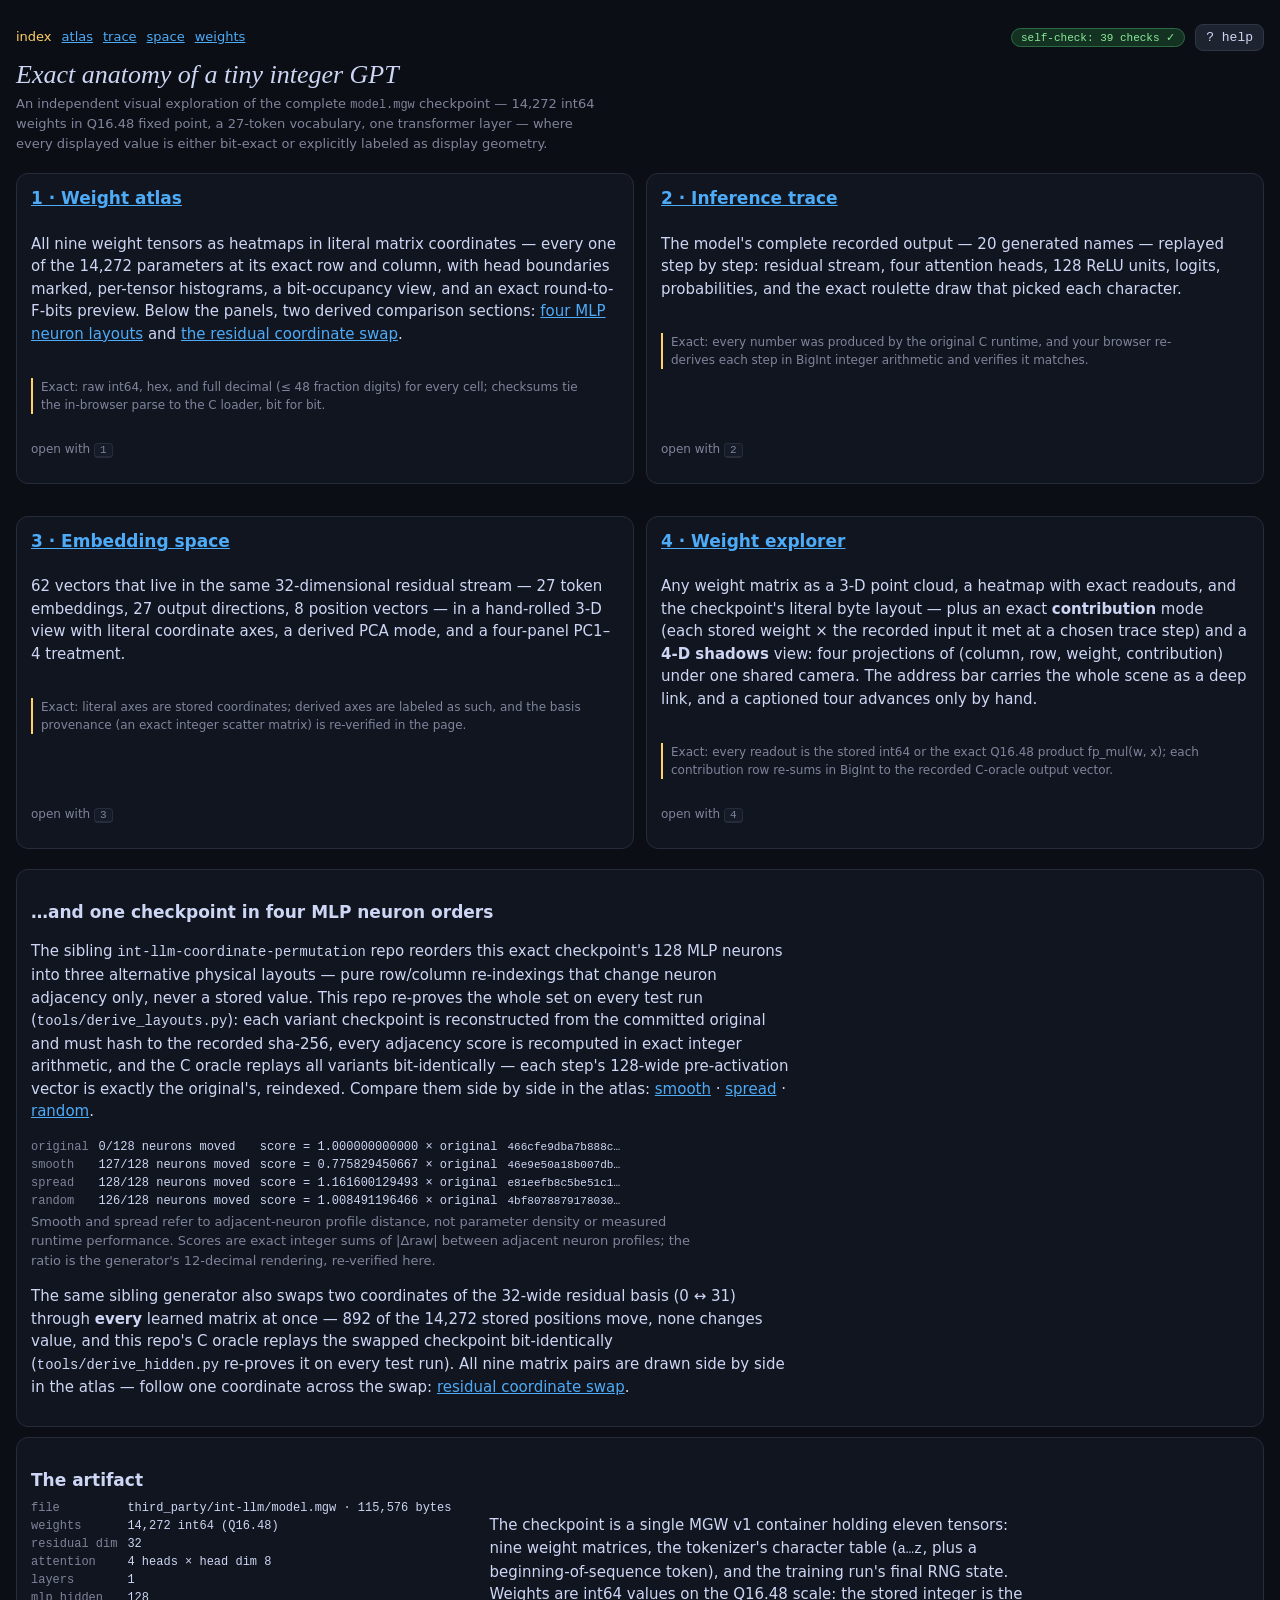
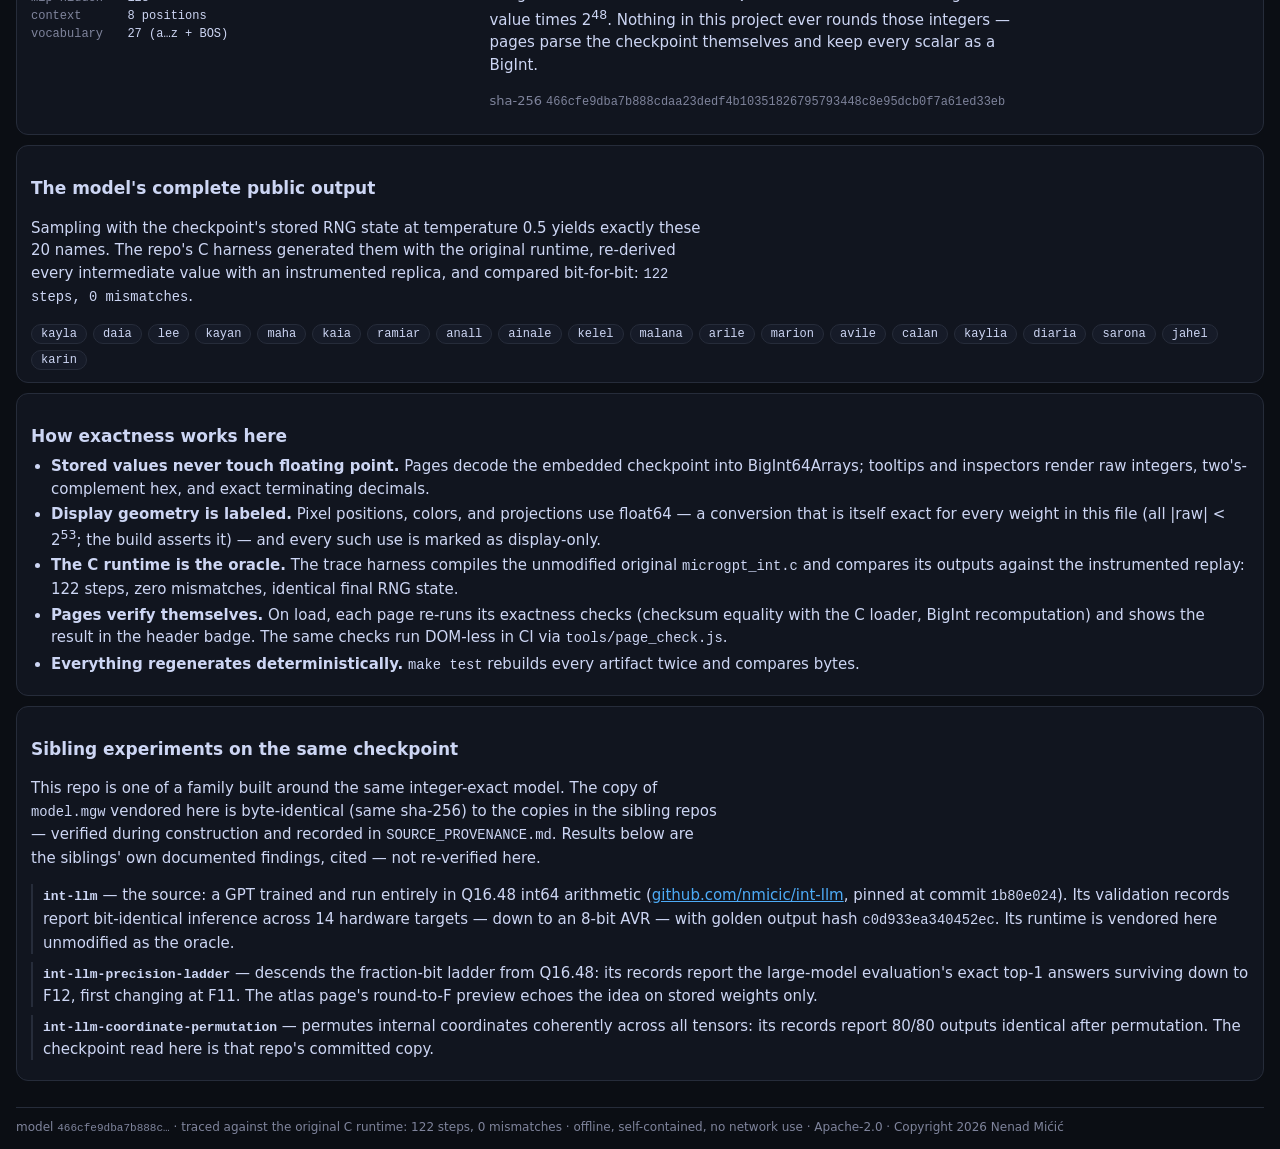
<file: site/index.html>
<!doctype html>
<!--
  Copyright 2026 Nenad Mićić
  SPDX-License-Identifier: Apache-2.0

  index.html — landing page for int-llm-viz.
  Self-contained: the only data embedded is the SUMMARY_JSON build
  provenance (derived from the committed checkpoint and trace), the
  LAYOUTS_JSON verified MLP layout set, and the HIDDEN_JSON verified
  residual-coordinate swap.
-->
<html lang="en">
<head>
<meta charset="utf-8">
<meta name="viewport" content="width=device-width, initial-scale=1">
<title>int-llm-viz — exact anatomy of a tiny integer GPT</title>
<style>
/*
 * Copyright 2026 Nenad Mićić
 * SPDX-License-Identifier: Apache-2.0
 *
 * theme.css — shared design tokens and base components for the
 * int-llm-viz pages. Dark instrument-panel dialect adopted from
 * the author's four-square-balance / three-square-balance viewers.
 *
 * Color grammar (validated against surface #0b0e14 for CVD separation
 * and WCAG contrast; see README "Design notes"):
 *   diverging (signed weights):  --neg #4dabf7  <- neutral gray -> --pos #ffa94d
 *   sequential (0..1 magnitude): surface -> --gold #ffd166 (amber ramp)
 *   categorical heads (fixed order): --h0..--h3
 *   categorical vector families (fixed order): --fam-wte/--fam-lmh/--fam-wpe
 *   status (badges only): --good / --bad
 */
:root {
  --bg: #0b0e14;
  --panel: #11151f;
  --panel2: #161b28;
  --line: #262c3a;
  --ink: #cdd6f4;
  --dim: #7f849c;
  --accent: #3b5bdb;
  --good: #40c057;
  --bad: #fa5252;
  --gold: #ffd166;
  --neg: #4dabf7;
  --pos: #ffa94d;
  --h0: #fa5252;
  --h1: #fab005;
  --h2: #38d9a9;
  --h3: #4dabf7;
  --fam-wte: #74c0fc;
  --fam-lmh: #f783ac;
  --fam-wpe: #ffd43b;
  --mono: ui-monospace, "SF Mono", Menlo, Consolas, monospace;
  --serif: Georgia, "Times New Roman", serif;
}

* { box-sizing: border-box; }

/* -------- narrow-width safety --------
 * The pages are full of long unbreakable tokens (48-digit exact
 * decimals, sha-256 hashes, two's-complement hex). overflow-wrap:
 * anywhere lets those break as a last resort instead of forcing
 * body-level horizontal scroll at narrow widths; spaces remain the
 * preferred break points, so prose is unaffected. min-width: 0 lets
 * flex/grid children shrink to fit instead of widening the page. */
* { min-width: 0; }
body { overflow-wrap: anywhere; }
pre { overflow-x: auto; }

html, body { margin: 0; padding: 0; }

body {
  background: var(--bg);
  color: var(--ink);
  font: 15px/1.5 system-ui, -apple-system, "Segoe UI", Roboto, sans-serif;
}

main { max-width: 1320px; margin: 0 auto; padding: 16px; }

h1 {
  font: italic 400 26px/1.25 var(--serif);
  margin: 8px 0 2px;
}
h1 .plain { font-style: normal; }
h2 { font-size: 17px; margin: 18px 0 6px; }
h3 { font-size: 14px; margin: 12px 0 4px; color: var(--dim); }

p { max-width: 72ch; }
a { color: var(--neg); }
a:hover { color: var(--gold); }

.sub { color: var(--dim); font-size: 13px; margin: 2px 0 10px; }

.eq, code, kbd, .mono { font-family: var(--mono); font-size: 0.92em; }

kbd {
  border: 1px solid var(--line);
  border-bottom-width: 2px;
  border-radius: 4px;
  background: var(--panel2);
  padding: 0 5px;
  font-size: 11px;
}

.card {
  background: var(--panel);
  border: 1px solid var(--line);
  border-radius: 12px;
  padding: 12px 14px;
  margin: 10px 0;
}

.row { display: flex; gap: 10px; flex-wrap: wrap; align-items: center; }

/* -------- controls -------- */
button, select, input[type="text"], input[type="number"] {
  font: 13px var(--mono);
  color: var(--ink);
  background: #1e2330;
  border: 1px solid #313646;
  border-radius: 8px;
  padding: 5px 10px;
}
button { cursor: pointer; }
button:hover { border-color: var(--dim); }
button.on, button.primary, button[aria-pressed="true"] {
  background: var(--accent);
  border-color: var(--accent);
  color: #fff;
}
input[type="range"] { accent-color: var(--accent); }

/* keyboard accessibility: an unmistakable focus ring */
:focus-visible {
  outline: 2px solid var(--gold);
  outline-offset: 1px;
  border-radius: 4px;
}

/* -------- badges -------- */
.badge {
  display: inline-block;
  font: 11px var(--mono);
  border-radius: 999px;
  padding: 2px 9px;
  border: 1px solid var(--line);
  color: var(--dim);
}
.badge.pass { color: #8ce99a; background: #143222; border-color: #2b6b43; }
.badge.fail { color: #ffa8a8; background: #3a1420; border-color: #7a2b3b; }
.badge.info { color: #d0bcff; background: #2b2150; border-color: #4c3f82; }

/* -------- legend -------- */
.legend { display: flex; gap: 14px; flex-wrap: wrap; font-size: 12px; color: var(--dim); }
.legend .sw {
  display: inline-block; width: 10px; height: 10px;
  border-radius: 3px; margin-right: 5px; vertical-align: -1px;
}

/* -------- tooltip -------- */
.tip {
  position: fixed;
  z-index: 40;
  pointer-events: none;
  background: rgba(9, 13, 21, 0.95);
  border: 1px solid var(--line);
  border-radius: 8px;
  padding: 7px 9px;
  font: 11px/1.5 var(--mono);
  color: var(--ink);
  max-width: 420px;
  display: none;
  overflow-wrap: break-word;
}
.tip .k { color: var(--dim); }

/* -------- help overlay -------- */
.help-overlay {
  position: fixed; inset: 0; z-index: 50;
  background: rgba(5, 7, 11, 0.8);
  display: none;
  align-items: flex-start; justify-content: center;
  padding: 40px 16px;
}
.help-overlay.open { display: flex; }
.help-box {
  background: var(--panel);
  border: 1px solid var(--line);
  border-radius: 12px;
  max-width: 640px; max-height: 85vh; overflow: auto;
  padding: 18px 22px;
}
.help-box h2 { margin-top: 4px; }

/* top navigation strip shared by all pages */
.topnav {
  display: flex; gap: 10px; align-items: baseline; flex-wrap: wrap;
  font-size: 13px; padding: 8px 0 0;
}
.topnav .here { color: var(--gold); }

footer {
  color: var(--dim); font-size: 12px;
  margin: 26px 0 14px; border-top: 1px solid var(--line); padding-top: 10px;
}

@media (max-width: 900px) {
  main { padding: 10px; }
  h1 { font-size: 21px; }
}


/* ---- page-specific ---- */
.hero { margin-top: 6px; }
.viewgrid {
  display: grid;
  grid-template-columns: repeat(2, 1fr);
  gap: 12px;
}
@media (max-width: 900px) { .viewgrid { grid-template-columns: 1fr; } }

.spike { display: flex; flex-direction: column; gap: 6px; }
.spike h2 { margin: 0; }
.spike .go { margin-top: auto; padding-top: 8px; }
.spike .exact {
  font-size: 12px; color: var(--dim);
  border-left: 2px solid var(--gold); padding-left: 8px;
}
.kv { border-collapse: collapse; font: 12px var(--mono); }
.kv td { padding: 2px 10px 2px 0; vertical-align: top; }
.kv td:first-child { color: var(--dim); white-space: nowrap; }
.names { display: flex; flex-wrap: wrap; gap: 6px; }
.names .chip {
  font: 12px var(--mono); color: var(--ink);
  background: var(--panel2); border: 1px solid var(--line);
  border-radius: 999px; padding: 2px 9px;
}
.sha { overflow-wrap: anywhere; }
ul.tight { margin: 6px 0; padding-left: 20px; }
ul.tight li { margin: 3px 0; }
.sib { border-left: 2px solid var(--line); padding-left: 10px; margin: 8px 0; }
.sib b { font-family: var(--mono); font-size: 13px; }
.keyhint { color: var(--dim); font-size: 12px; }
</style>
</head>
<body>
<main>
  <nav class="topnav" aria-label="pages">
    <span class="here">index</span>
    <a href="atlas.html">atlas</a>
    <a href="trace.html">trace</a>
    <a href="space.html">space</a>
    <a href="weights.html">weights</a>
    <span style="flex:1"></span>
    <span id="selfcheck" class="badge info" role="status">self-check: running…</span>
    <button id="helpbtn" aria-haspopup="dialog">? help</button>
  </nav>

  <header class="hero">
    <h1>Exact anatomy of a tiny integer GPT</h1>
    <p class="sub">An independent visual exploration of the complete
    <span class="mono">model.mgw</span> checkpoint — 14,272 int64 weights in
    Q16.48 fixed point, a 27-token vocabulary, one transformer layer — where
    every displayed value is either bit-exact or explicitly labeled as
    display geometry.</p>
  </header>

  <section class="viewgrid" aria-label="the four views">
    <article class="card spike">
      <h2><a href="atlas.html">1 · Weight atlas</a></h2>
      <p>All nine weight tensors as heatmaps in literal matrix coordinates —
      every one of the 14,272 parameters at its exact row and column, with
      head boundaries marked, per-tensor histograms, a bit-occupancy view,
      and an exact round-to-F-bits preview. Below the panels, two derived
      comparison sections: <a href="atlas.html#order=smooth">four MLP neuron
      layouts</a> and <a href="atlas.html#hidden">the residual coordinate
      swap</a>.</p>
      <p class="exact">Exact: raw int64, hex, and full decimal (≤ 48 fraction
      digits) for every cell; checksums tie the in-browser parse to the C
      loader, bit for bit.</p>
      <p class="go keyhint">open with <kbd>1</kbd></p>
    </article>
    <article class="card spike">
      <h2><a href="trace.html">2 · Inference trace</a></h2>
      <p>The model's complete recorded output — 20 generated names — replayed
      step by step: residual stream, four attention heads, 128 ReLU units,
      logits, probabilities, and the exact roulette draw that picked each
      character.</p>
      <p class="exact">Exact: every number was produced by the original C
      runtime, and your browser re-derives each step in BigInt integer
      arithmetic and verifies it matches.</p>
      <p class="go keyhint">open with <kbd>2</kbd></p>
    </article>
    <article class="card spike">
      <h2><a href="space.html">3 · Embedding space</a></h2>
      <p>62 vectors that live in the same 32-dimensional residual stream —
      27 token embeddings, 27 output directions, 8 position vectors — in a
      hand-rolled 3-D view with literal coordinate axes, a derived PCA mode,
      and a four-panel PC1–4 treatment.</p>
      <p class="exact">Exact: literal axes are stored coordinates; derived
      axes are labeled as such, and the basis provenance (an exact integer
      scatter matrix) is re-verified in the page.</p>
      <p class="go keyhint">open with <kbd>3</kbd></p>
    </article>
    <article class="card spike">
      <h2><a href="weights.html">4 · Weight explorer</a></h2>
      <p>Any weight matrix as a 3-D point cloud, a heatmap with exact
      readouts, and the checkpoint's literal byte layout — plus an exact
      <b>contribution</b> mode (each stored weight × the recorded input it
      met at a chosen trace step) and a <b>4-D shadows</b> view: four
      projections of (column, row, weight, contribution) under one shared
      camera. The address bar carries the whole scene as a deep link, and a
      captioned tour advances only by hand.</p>
      <p class="exact">Exact: every readout is the stored int64 or the exact
      Q16.48 product fp_mul(w, x); each contribution row re-sums in BigInt
      to the recorded C-oracle output vector.</p>
      <p class="go keyhint">open with <kbd>4</kbd></p>
    </article>
  </section>

  <section class="card" aria-label="MLP layout set">
    <h2>…and one checkpoint in four MLP neuron orders</h2>
    <p style="max-width: 80ch">The sibling
    <span class="mono">int-llm-coordinate-permutation</span> repo reorders this
    exact checkpoint's 128 MLP neurons into three alternative physical layouts —
    pure row/column re-indexings that change neuron adjacency only, never a
    stored value. This repo re-proves the whole set on every test run
    (<span class="mono">tools/derive_layouts.py</span>): each variant checkpoint
    is reconstructed from the committed original and must hash to the recorded
    sha-256, every adjacency score is recomputed in exact integer arithmetic,
    and the C oracle replays all variants bit-identically — each step's 128-wide
    pre-activation vector is exactly the original's, reindexed. Compare them
    side by side in the atlas:
    <a href="atlas.html#order=smooth">smooth</a> ·
    <a href="atlas.html#order=spread">spread</a> ·
    <a href="atlas.html#order=random">random</a>.</p>
    <table class="kv" id="lotable" aria-label="layout variants"></table>
    <p class="sub" id="lonote" style="max-width: 80ch"></p>
    <p style="max-width: 80ch">The same sibling generator also swaps two coordinates
    of the 32-wide residual basis (0 ↔ 31) through <b>every</b> learned matrix at
    once — 892 of the 14,272 stored positions move, none changes value, and this
    repo's C oracle replays the swapped checkpoint bit-identically
    (<span class="mono">tools/derive_hidden.py</span> re-proves it on every test
    run). All nine matrix pairs are drawn side by side in the atlas — follow one
    coordinate across the swap:
    <a href="atlas.html#hidden">residual coordinate swap</a>.</p>
  </section>

  <section class="card" aria-label="the artifact">
    <h2>The artifact</h2>
    <div class="row" style="align-items: flex-start; gap: 28px;">
      <table class="kv" id="cfgtable" aria-label="checkpoint configuration"></table>
      <div style="max-width: 56ch;">
        <p>The checkpoint is a single MGW v1 container holding eleven
        tensors: nine weight matrices, the tokenizer's character table
        (<span class="mono">a…z</span>, plus a beginning-of-sequence token),
        and the training run's final RNG state. Weights are int64 values on
        the Q16.48 scale: the stored integer is the value times 2<sup>48</sup>.
        Nothing in this project ever rounds those integers — pages parse the
        checkpoint themselves and keep every scalar as a BigInt.</p>
        <p class="sub sha">sha-256 <span class="mono" id="sha"></span></p>
      </div>
    </div>
  </section>

  <section class="card" aria-label="the twenty names">
    <h2>The model's complete public output</h2>
    <p>Sampling with the checkpoint's stored RNG state at temperature 0.5
    yields exactly these 20 names. The repo's C harness generated them with
    the original runtime, re-derived every intermediate value with an
    instrumented replica, and compared bit-for-bit:
    <span class="mono" id="tracefacts"></span>.</p>
    <div class="names" id="names"></div>
  </section>

  <section class="card" aria-label="exactness contract">
    <h2>How exactness works here</h2>
    <ul class="tight">
      <li><b>Stored values never touch floating point.</b> Pages decode the
      embedded checkpoint into BigInt64Arrays; tooltips and inspectors render
      raw integers, two's-complement hex, and exact terminating decimals.</li>
      <li><b>Display geometry is labeled.</b> Pixel positions, colors, and
      projections use float64 — a conversion that is itself exact for every
      weight in this file (all |raw| &lt; 2<sup>53</sup>; the build asserts it) —
      and every such use is marked as display-only.</li>
      <li><b>The C runtime is the oracle.</b> The trace harness compiles the
      unmodified original <span class="mono">microgpt_int.c</span> and
      compares its outputs against the instrumented replay: 122 steps, zero
      mismatches, identical final RNG state.</li>
      <li><b>Pages verify themselves.</b> On load, each page re-runs its
      exactness checks (checksum equality with the C loader, BigInt
      recomputation) and shows the result in the header badge. The same
      checks run DOM-less in CI via <span class="mono">tools/page_check.js</span>.</li>
      <li><b>Everything regenerates deterministically.</b>
      <span class="mono">make test</span> rebuilds every artifact twice and
      compares bytes.</li>
    </ul>
  </section>

  <section class="card" aria-label="sibling repositories">
    <h2>Sibling experiments on the same checkpoint</h2>
    <p>This repo is one of a family built around the same integer-exact
    model. The copy of <span class="mono">model.mgw</span> vendored here is
    byte-identical (same sha-256) to the copies in the sibling repos —
    verified during construction and recorded in
    <span class="mono">SOURCE_PROVENANCE.md</span>. Results below are the
    siblings' own documented findings, cited — not re-verified here.</p>
    <div class="sib"><b>int-llm</b> — the source: a GPT trained and run
    entirely in Q16.48 int64 arithmetic (<a href="https://github.com/nmicic/int-llm">github.com/nmicic/int-llm</a>,
    pinned at commit <span class="mono">1b80e024</span>). Its validation
    records report bit-identical inference across 14 hardware targets — down
    to an 8-bit AVR — with golden output hash
    <span class="mono">c0d933ea340452ec</span>. Its runtime is vendored here
    unmodified as the oracle.</div>
    <div class="sib"><b>int-llm-precision-ladder</b> — descends the fraction-bit
    ladder from Q16.48: its records report the large-model evaluation's exact
    top-1 answers surviving down to F12, first changing at F11. The atlas
    page's round-to-F preview echoes the idea on stored weights only.</div>
    <div class="sib"><b>int-llm-coordinate-permutation</b> — permutes internal
    coordinates coherently across all tensors: its records report 80/80
    outputs identical after permutation. The checkpoint read here is that
    repo's committed copy.</div>
  </section>

  <footer>
    <div>model <span class="mono" id="sha2"></span> ·
    <span id="tracefacts2"></span> · offline, self-contained, no network
    use · Apache-2.0 · Copyright 2026 Nenad Mićić</div>
  </footer>
</main>

<div class="help-overlay" id="help" role="dialog" aria-modal="true" aria-label="help">
  <div class="help-box" id="helpBox" tabindex="-1">
    <h2>Help</h2>
    <p>This is the landing page of a four-view exploration of a tiny
    integer-only GPT checkpoint. Each view is a single self-contained HTML
    file that parses the checkpoint in your browser.</p>
    <h3>Keyboard</h3>
    <p><kbd>1</kbd> weight atlas · <kbd>2</kbd> inference trace ·
    <kbd>3</kbd> embedding space · <kbd>4</kbd> weight explorer ·
    <kbd>?</kbd> toggle this help · <kbd>Esc</kbd> close</p>
    <h3>Reading the numbers</h3>
    <p>Q16.48 means a stored int64 <span class="mono">raw</span> represents
    the value <span class="mono">raw / 2<sup>48</sup></span>. Such values have
    exact terminating decimals (at most 48 fraction digits), which is what
    the pages' inspectors print.</p>
    <p><button id="helpclose">close</button></p>
  </div>
</div>

<script>
"use strict";
const SUMMARY = {"config": {"block_size": 8, "bos": 26, "head_dim": 8, "mlp_dim": 128, "n_embd": 32, "n_head": 4, "n_layer": 1, "vocab_size": 27}, "format": "int-llm-viz-summary-v1", "model_bytes": 115576, "model_file": "third_party/int-llm/model.mgw", "model_sha256": "466cfe9dba7b888cdaa23dedf4b10351826795793448c8e95dcb0f7a61ed33eb", "num_params": 14272, "samples": ["kayla", "daia", "lee", "kayan", "maha", "kaia", "ramiar", "anall", "ainale", "kelel", "malana", "arile", "marion", "avile", "calan", "kaylia", "diaria", "sarona", "jahel", "karin"], "tensor_fnv1a64": {"layers.0.attn_wk": "18318165341557039368", "layers.0.attn_wo": "15490302647993854528", "layers.0.attn_wq": "14289521512516449134", "layers.0.attn_wv": "10521255024185256766", "layers.0.mlp_fc1": "6045480482417788145", "layers.0.mlp_fc2": "1387326212090510510", "lm_head": "12452710169188095494", "wpe": "7287646460332340080", "wte": "17112195073940409773"}, "trace_pass": true, "trace_steps": 122, "uchars": "abcdefghijklmnopqrstuvwxyz"};
const LAYOUTS = {
 "claim_boundary": [
  "Smooth and spread refer to adjacent-neuron profile distance, not parameter density or measured runtime performance.",
  "This changes adjacency/local roughness only. It does not change the weight multiset, parameter count, matrix density, or GEMM work."
 ],
 "format": "int-llm-viz-layouts-v1",
 "metric": {
  "arithmetic": "exact signed-int64 values accumulated as Python integers",
  "definition": "For each neuron, concatenate every input-projection row and the matching output-projection column. Sum exact absolute Q16.48-integer differences between adjacent profiles.",
  "name": "adjacent-neuron-weight-profile-l1"
 },
 "microgpt_oracle": "vocab=27 block=8 starts=27 forwards=216 logits=5832\nlogits_fnv64=1a0d733eab674a86\nsamples_fnv64=f3b731da0b03b1f9",
 "oracle_replay": "this repo's C trace harness replayed every reconstructed variant: 20 samples, 122 steps \u2014 text, logits, probs and RNG draws byte-identical; h_pre exactly reindexed by new_to_old",
 "provenance": {
  "generator": "systematic_mlp_layout/mlp_layout.py build-set (sibling int-llm-coordinate-permutation repo)",
  "optimizer": "greedy-all-starts-plus-deterministic-2opt-v1",
  "seed": "int-llm-layout-spike-2026-08-02",
  "source_sha256": "466cfe9dba7b888cdaa23dedf4b10351826795793448c8e95dcb0f7a61ed33eb",
  "verified_by": "tools/derive_layouts.py"
 },
 "variants": [
  {
   "fnv1a64": {
    "layers.0.mlp_fc1": "6045480482417788145",
    "layers.0.mlp_fc2": "1387326212090510510"
   },
   "model_sha256": "466cfe9dba7b888cdaa23dedf4b10351826795793448c8e95dcb0f7a61ed33eb",
   "moved_neurons": 0,
   "name": "original",
   "new_to_old": [
    0,
    1,
    2,
    3,
    4,
    5,
    6,
    7,
    8,
    9,
    10,
    11,
    12,
    13,
    14,
    15,
    16,
    17,
    18,
    19,
    20,
    21,
    22,
    23,
    24,
    25,
    26,
    27,
    28,
    29,
    30,
    31,
    32,
    33,
    34,
    35,
    36,
    37,
    38,
    39,
    40,
    41,
    42,
    43,
    44,
    45,
    46,
    47,
    48,
    49,
    50,
    51,
    52,
    53,
    54,
    55,
    56,
    57,
    58,
    59,
    60,
    61,
    62,
    63,
    64,
    65,
    66,
    67,
    68,
    69,
    70,
    71,
    72,
    73,
    74,
    75,
    76,
    77,
    78,
    79,
    80,
    81,
    82,
    83,
    84,
    85,
    86,
    87,
    88,
    89,
    90,
    91,
    92,
    93,
    94,
    95,
    96,
    97,
    98,
    99,
    100,
    101,
    102,
    103,
    104,
    105,
    106,
    107,
    108,
    109,
    110,
    111,
    112,
    113,
    114,
    115,
    116,
    117,
    118,
    119,
    120,
    121,
    122,
    123,
    124,
    125,
    126,
    127
   ],
   "original_score": "326549568661222969",
   "selected_over_original": "1.000000000000",
   "selected_score": "326549568661222969"
  },
  {
   "fnv1a64": {
    "layers.0.mlp_fc1": "3694996107721860453",
    "layers.0.mlp_fc2": "6527419057264395950"
   },
   "model_sha256": "46e9e50a18b007dbb580da6c83a91072983e03f91b80856724c6749ffd37a878",
   "moved_neurons": 127,
   "name": "smooth",
   "new_to_old": [
    28,
    124,
    31,
    6,
    54,
    12,
    49,
    41,
    101,
    33,
    29,
    19,
    97,
    57,
    0,
    50,
    66,
    115,
    40,
    114,
    15,
    88,
    35,
    51,
    7,
    80,
    22,
    103,
    34,
    76,
    122,
    94,
    106,
    16,
    56,
    45,
    72,
    67,
    98,
    104,
    112,
    37,
    13,
    116,
    64,
    85,
    79,
    95,
    86,
    26,
    65,
    23,
    71,
    46,
    59,
    43,
    25,
    1,
    58,
    70,
    17,
    44,
    11,
    24,
    74,
    91,
    9,
    73,
    5,
    62,
    83,
    120,
    90,
    127,
    126,
    30,
    75,
    87,
    118,
    119,
    111,
    10,
    27,
    68,
    99,
    55,
    53,
    92,
    100,
    3,
    61,
    96,
    89,
    18,
    117,
    52,
    105,
    47,
    48,
    121,
    82,
    63,
    38,
    78,
    108,
    39,
    113,
    81,
    109,
    110,
    102,
    8,
    2,
    125,
    21,
    14,
    77,
    36,
    107,
    84,
    32,
    42,
    123,
    69,
    93,
    4,
    20,
    60
   ],
   "original_score": "326549568661222969",
   "selected_over_original": "0.775829450667",
   "selected_score": "253346772469892160"
  },
  {
   "fnv1a64": {
    "layers.0.mlp_fc1": "15232963059136009349",
    "layers.0.mlp_fc2": "17629174178542213094"
   },
   "model_sha256": "e81eefb8c5be51c1cc39bed7eeb7e17394c989fb11459db304d428acbef9cb9e",
   "moved_neurons": 128,
   "name": "spread",
   "new_to_old": [
    18,
    92,
    117,
    0,
    51,
    79,
    80,
    24,
    16,
    71,
    67,
    123,
    115,
    83,
    25,
    103,
    126,
    34,
    50,
    119,
    11,
    9,
    44,
    105,
    94,
    47,
    106,
    17,
    32,
    20,
    116,
    108,
    41,
    107,
    58,
    31,
    70,
    93,
    73,
    99,
    5,
    96,
    85,
    111,
    66,
    60,
    1,
    6,
    101,
    91,
    75,
    98,
    56,
    7,
    90,
    54,
    29,
    3,
    40,
    53,
    78,
    13,
    86,
    87,
    125,
    68,
    62,
    69,
    124,
    76,
    113,
    15,
    35,
    102,
    120,
    42,
    59,
    122,
    104,
    57,
    48,
    88,
    89,
    27,
    21,
    81,
    61,
    22,
    95,
    63,
    26,
    100,
    23,
    118,
    46,
    45,
    97,
    30,
    114,
    39,
    74,
    38,
    8,
    33,
    65,
    43,
    82,
    19,
    127,
    10,
    64,
    37,
    12,
    14,
    49,
    77,
    109,
    112,
    72,
    4,
    2,
    55,
    36,
    110,
    84,
    121,
    28,
    52
   ],
   "original_score": "326549568661222969",
   "selected_over_original": "1.161600129493",
   "selected_score": "379320021242649857"
  },
  {
   "fnv1a64": {
    "layers.0.mlp_fc1": "16425079522773817349",
    "layers.0.mlp_fc2": "16046734740553376422"
   },
   "model_sha256": "4bf80788791780306569d2c1cab20bdfb32bbf8e81c32b3709ff748014199e26",
   "moved_neurons": 126,
   "name": "random",
   "new_to_old": [
    43,
    47,
    40,
    127,
    72,
    31,
    69,
    52,
    118,
    0,
    77,
    123,
    78,
    121,
    6,
    16,
    21,
    35,
    23,
    4,
    25,
    54,
    50,
    124,
    92,
    64,
    57,
    13,
    62,
    76,
    56,
    65,
    17,
    115,
    15,
    33,
    9,
    61,
    102,
    38,
    99,
    26,
    87,
    104,
    114,
    22,
    3,
    28,
    90,
    59,
    116,
    126,
    53,
    30,
    106,
    71,
    1,
    48,
    58,
    79,
    89,
    32,
    66,
    91,
    94,
    93,
    41,
    98,
    37,
    122,
    12,
    96,
    82,
    20,
    80,
    112,
    103,
    74,
    27,
    113,
    75,
    109,
    88,
    81,
    70,
    84,
    39,
    67,
    95,
    49,
    11,
    110,
    18,
    85,
    44,
    14,
    119,
    46,
    7,
    73,
    19,
    120,
    107,
    60,
    10,
    51,
    63,
    8,
    36,
    111,
    86,
    55,
    34,
    108,
    68,
    24,
    105,
    29,
    42,
    100,
    45,
    2,
    117,
    5,
    83,
    125,
    101,
    97
   ],
   "original_score": "326549568661222969",
   "selected_over_original": "1.008491196466",
   "selected_score": "329322365204678992"
  }
 ]
};
const HIDDEN = {
 "claim_boundary": [
  "One global residual-basis transposition, not two isolated weight edits: the same two coordinate lanes move together through all nine learned matrices, and the model function is preserved exactly.",
  "The heatmaps show physical checkpoint layout; no acceleration or performance claim is made."
 ],
 "format": "int-llm-viz-hidden-v1",
 "nonlearned_same": [
  "tokenizer.uchars",
  "rng.state"
 ],
 "oracle_replay": "this repo's C trace harness replayed the reconstructed variant: 20 samples, 122 steps \u2014 text, logits, probs, RNG draws, q/k/v, attention and h_pre byte-identical; the six residual-basis vectors per step exactly reindexed by new_to_old",
 "provenance": {
  "generator": "experiments/hidden_channel_permutation/make_hidden_swap.py --left 0 --right 31 (sibling int-llm-coordinate-permutation repo)",
  "source_sha256": "466cfe9dba7b888cdaa23dedf4b10351826795793448c8e95dcb0f7a61ed33eb",
  "verified_by": "tools/derive_hidden.py"
 },
 "swap": {
  "left": 0,
  "new_to_old": [
   31,
   1,
   2,
   3,
   4,
   5,
   6,
   7,
   8,
   9,
   10,
   11,
   12,
   13,
   14,
   15,
   16,
   17,
   18,
   19,
   20,
   21,
   22,
   23,
   24,
   25,
   26,
   27,
   28,
   29,
   30,
   0
  ],
  "right": 31
 },
 "tensors": [
  {
   "axis": "column",
   "changed_positions": 54,
   "cols": 32,
   "elements": 864,
   "fnv1a64_original": "17112195073940409773",
   "fnv1a64_variant": "13192741829276349721",
   "name": "wte",
   "rows": 27
  },
  {
   "axis": "column",
   "changed_positions": 16,
   "cols": 32,
   "elements": 256,
   "fnv1a64_original": "7287646460332340080",
   "fnv1a64_variant": "12402132019475079640",
   "name": "wpe",
   "rows": 8
  },
  {
   "axis": "column",
   "changed_positions": 54,
   "cols": 32,
   "elements": 864,
   "fnv1a64_original": "12452710169188095494",
   "fnv1a64_variant": "16162301827720442918",
   "name": "lm_head",
   "rows": 27
  },
  {
   "axis": "column",
   "changed_positions": 64,
   "cols": 32,
   "elements": 1024,
   "fnv1a64_original": "14289521512516449134",
   "fnv1a64_variant": "4322730820277493746",
   "name": "layers.0.attn_wq",
   "rows": 32
  },
  {
   "axis": "column",
   "changed_positions": 64,
   "cols": 32,
   "elements": 1024,
   "fnv1a64_original": "18318165341557039368",
   "fnv1a64_variant": "7144492174998132408",
   "name": "layers.0.attn_wk",
   "rows": 32
  },
  {
   "axis": "column",
   "changed_positions": 64,
   "cols": 32,
   "elements": 1024,
   "fnv1a64_original": "10521255024185256766",
   "fnv1a64_variant": "18185038480636028986",
   "name": "layers.0.attn_wv",
   "rows": 32
  },
  {
   "axis": "column",
   "changed_positions": 256,
   "cols": 32,
   "elements": 4096,
   "fnv1a64_original": "6045480482417788145",
   "fnv1a64_variant": "10111387910173690377",
   "name": "layers.0.mlp_fc1",
   "rows": 128
  },
  {
   "axis": "row",
   "changed_positions": 64,
   "cols": 32,
   "elements": 1024,
   "fnv1a64_original": "15490302647993854528",
   "fnv1a64_variant": "3436637059742037168",
   "name": "layers.0.attn_wo",
   "rows": 32
  },
  {
   "axis": "row",
   "changed_positions": 256,
   "cols": 128,
   "elements": 4096,
   "fnv1a64_original": "1387326212090510510",
   "fnv1a64_variant": "3144218047310460486",
   "name": "layers.0.mlp_fc2",
   "rows": 32
  }
 ],
 "totals": {
  "changed_positions": 892,
  "learned_positions": 14272,
  "matrices_changed": 9
 },
 "variant_sha256": "8e755c30c6b0d87fa5b36af0be282a4bd6e862211587361c502d81659379228b"
};

/* ---- pure checks (run in node by tools/page_check.js, and in-browser) ---- */
function runChecks() {
  let n = 0;
  const ok = (cond, msg) => {
    n++;
    if (!cond) throw new Error("index self-check failed: " + msg);
  };
  ok(SUMMARY.format === "int-llm-viz-summary-v1", "summary format");
  ok(SUMMARY.trace_pass === true, "trace verification pass");
  ok(SUMMARY.trace_steps === 122, "122 verified steps");
  ok(Array.isArray(SUMMARY.samples) && SUMMARY.samples.length === 20,
     "20 samples");
  ok(SUMMARY.samples[0] === "kayla" && SUMMARY.samples[19] === "karin",
     "sample list endpoints");
  ok(SUMMARY.num_params === 14272, "14272 params");
  ok(SUMMARY.model_bytes === 115576, "checkpoint byte size");
  ok(/^[0-9a-f]{64}$/.test(SUMMARY.model_sha256), "sha-256 shape");
  ok(SUMMARY.uchars === "abcdefghijklmnopqrstuvwxyz", "uchars a..z");
  const c = SUMMARY.config;
  ok(c.n_embd === 32 && c.n_head === 4 && c.head_dim === 8 &&
     c.n_layer === 1 && c.mlp_dim === 128 && c.block_size === 8 &&
     c.vocab_size === 27 && c.bos === 26, "config shape");
  const fnv = SUMMARY.tensor_fnv1a64;
  const names = Object.keys(fnv);
  ok(names.length === 9, "9 tensor checksums");
  for (const k of names) ok(/^[0-9]+$/.test(fnv[k]) && fnv[k] !== "0",
                            "fnv " + k + " nonzero decimal");
  ok(LAYOUTS.format === "int-llm-viz-layouts-v1", "layouts format");
  ok(LAYOUTS.provenance.source_sha256 === SUMMARY.model_sha256,
     "layout set derives from this exact checkpoint");
  ok(LAYOUTS.variants.map((v) => v.name).join("|") ===
     "original|smooth|spread|random", "four layout variants");
  for (const v of LAYOUTS.variants) {
    const seen = new Uint8Array(128);
    let bij = v.new_to_old.length === 128;
    if (bij) for (const o of v.new_to_old) {
      if (!Number.isInteger(o) || o < 0 || o > 127 || seen[o]) { bij = false; break; }
      seen[o] = 1;
    }
    ok(bij, v.name + " new_to_old is a bijection on 0…127");
    ok(/^[01]\.[0-9]{12}$/.test(v.selected_over_original),
       v.name + " score ratio is the 12-decimal rendering");
  }
  ok(LAYOUTS.variants[0].model_sha256 === SUMMARY.model_sha256 &&
     LAYOUTS.variants[0].moved_neurons === 0,
     "original variant is the identity on this checkpoint");
  ok(HIDDEN.format === "int-llm-viz-hidden-v1", "hidden-swap format");
  ok(HIDDEN.provenance.source_sha256 === SUMMARY.model_sha256,
     "hidden swap derives from this exact checkpoint");
  { const n2o = HIDDEN.swap.new_to_old;
    const seen = new Uint8Array(32);
    let bij = n2o.length === 32;
    if (bij) for (const o of n2o) {
      if (!Number.isInteger(o) || o < 0 || o > 31 || seen[o]) { bij = false; break; }
      seen[o] = 1;
    }
    ok(bij, "hidden new_to_old is a bijection on 0…31");
    let tr = true;
    for (let j = 0; j < 32; j++) {
      const want = j === HIDDEN.swap.left ? HIDDEN.swap.right
        : j === HIDDEN.swap.right ? HIDDEN.swap.left : j;
      if (n2o[j] !== want) { tr = false; break; }
    }
    ok(tr, "hidden order is exactly the " + HIDDEN.swap.left + "<->" +
       HIDDEN.swap.right + " transposition"); }
  ok(HIDDEN.tensors.length === 9 &&
     HIDDEN.tensors.reduce((s, t) => s + t.changed_positions, 0) ===
       HIDDEN.totals.changed_positions &&
     HIDDEN.tensors.reduce((s, t) => s + t.elements, 0) ===
       HIDDEN.totals.learned_positions,
     "nine swapped tensors; per-tensor counts sum to the totals");
  ok(HIDDEN.totals.changed_positions === 892 &&
     HIDDEN.totals.learned_positions === 14272,
     "totals are the published 892/14272 (as printed on this page)");
  ok(/^[0-9a-f]{64}$/.test(HIDDEN.variant_sha256) &&
     HIDDEN.variant_sha256 !== SUMMARY.model_sha256,
     "swapped checkpoint is a distinct well-formed sha256");
  return n;
}

const IS_BROWSER = typeof document !== "undefined";
if (!IS_BROWSER) {
  const checks = runChecks();
  globalThis.__PAGE_CHECK__ = { page: "index", pass: true, checks };
} else {
  init();
}

function init() {
  /* self-check badge */
  const badge = document.getElementById("selfcheck");
  try {
    const n = runChecks();
    badge.className = "badge pass";
    badge.textContent = "self-check: " + n + " checks ✓";
  } catch (e) {
    badge.className = "badge fail";
    badge.textContent = "self-check: FAILED";
    console.error(e);
  }

  /* artifact table */
  const c = SUMMARY.config;
  const rows = [
    ["file", SUMMARY.model_file + " · " + SUMMARY.model_bytes.toLocaleString("en-US") + " bytes"],
    ["weights", SUMMARY.num_params.toLocaleString("en-US") + " int64 (Q16.48)"],
    ["residual dim", String(c.n_embd)],
    ["attention", c.n_head + " heads × head dim " + c.head_dim],
    ["layers", String(c.n_layer)],
    ["mlp hidden", String(c.mlp_dim)],
    ["context", String(c.block_size) + " positions"],
    ["vocabulary", c.vocab_size + " (a…z + BOS)"],
  ];
  document.getElementById("cfgtable").innerHTML = rows
    .map(r => "<tr><td>" + r[0] + "</td><td>" + r[1] + "</td></tr>").join("");
  document.getElementById("sha").textContent = SUMMARY.model_sha256;
  document.getElementById("sha2").textContent =
    SUMMARY.model_sha256.slice(0, 16) + "…";
  const tf = SUMMARY.trace_steps + " steps, 0 mismatches";
  document.getElementById("tracefacts").textContent = tf;
  document.getElementById("tracefacts2").textContent =
    "traced against the original C runtime: " + tf;

  /* names */
  document.getElementById("names").innerHTML = SUMMARY.samples
    .map(s => '<span class="chip">' + s + "</span>").join("");

  /* layout-set table (exact strings straight from data/layouts.json) */
  document.getElementById("lotable").innerHTML = LAYOUTS.variants
    .map(v => "<tr><td>" + v.name + "</td><td>" +
      v.moved_neurons + "/128 neurons moved</td><td>score = " +
      v.selected_over_original + " × original</td>" +
      '<td class="sha"><span class="mono" title="' + v.model_sha256 + '">' +
      v.model_sha256.slice(0, 16) + "…</span></td></tr>").join("");
  document.getElementById("lonote").innerHTML =
    LAYOUTS.claim_boundary[0] + " Scores are exact integer sums of |Δraw| " +
    "between adjacent neuron profiles; the ratio is the generator's 12-decimal " +
    "rendering, re-verified here.";

  /* help overlay + keyboard (focus moves into the dialog and back) */
  const help = document.getElementById("help");
  let helpReturnFocus = null;
  const toggleHelp = (force) => {
    const open = force !== undefined ? force : !help.classList.contains("open");
    if (open === help.classList.contains("open")) return;
    help.classList.toggle("open", open);
    if (open) {
      helpReturnFocus = document.activeElement;
      document.getElementById("helpBox").focus();
    } else if (helpReturnFocus && helpReturnFocus.focus) {
      helpReturnFocus.focus();
      helpReturnFocus = null;
    }
  };
  document.getElementById("helpbtn").addEventListener("click", () => toggleHelp());
  document.getElementById("helpclose").addEventListener("click", () => toggleHelp(false));
  help.addEventListener("click", (e) => { if (e.target === help) toggleHelp(false); });
  document.addEventListener("keydown", (e) => {
    if (e.key === "?") { toggleHelp(); e.preventDefault(); }
    else if (e.key === "Escape") toggleHelp(false);
    else if (e.key === "1") location.href = "atlas.html";
    else if (e.key === "2") location.href = "trace.html";
    else if (e.key === "3") location.href = "space.html";
    else if (e.key === "4") location.href = "weights.html";
  });
}
</script>
</body>
</html>
</file>
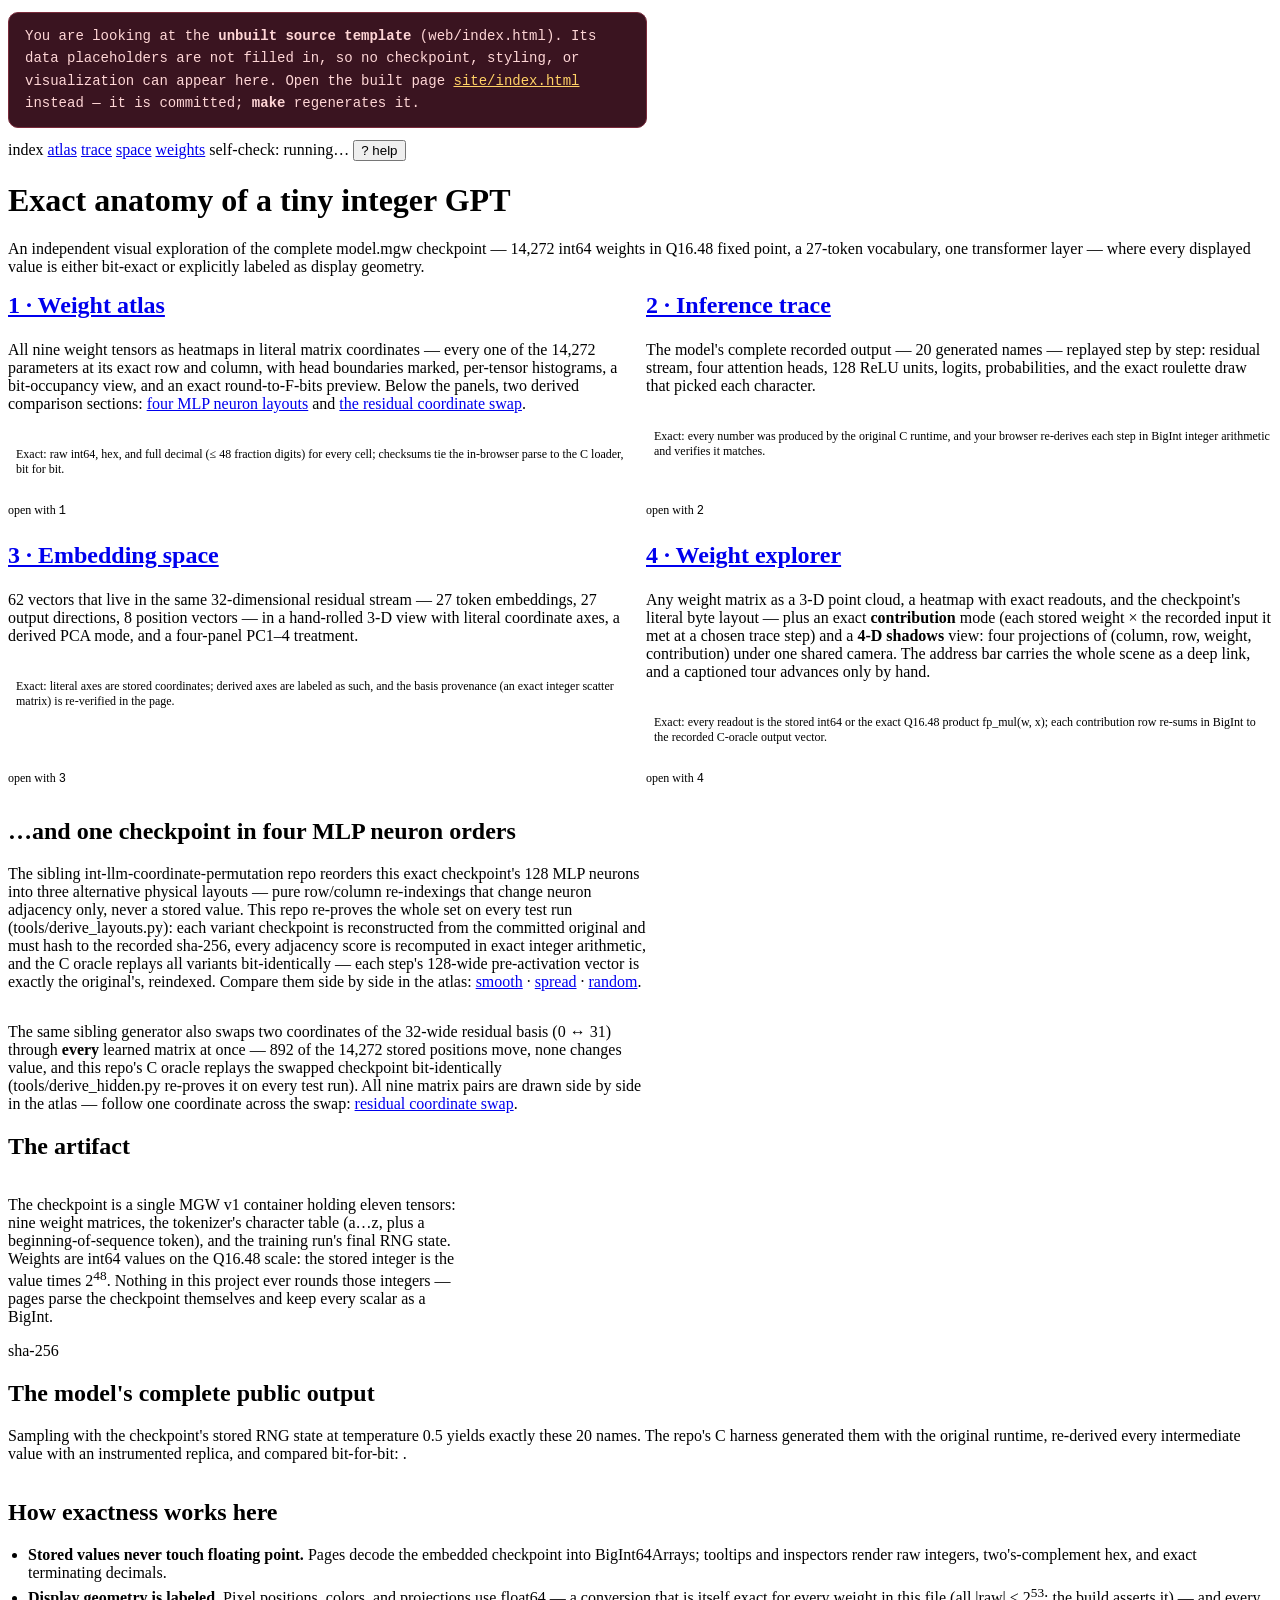
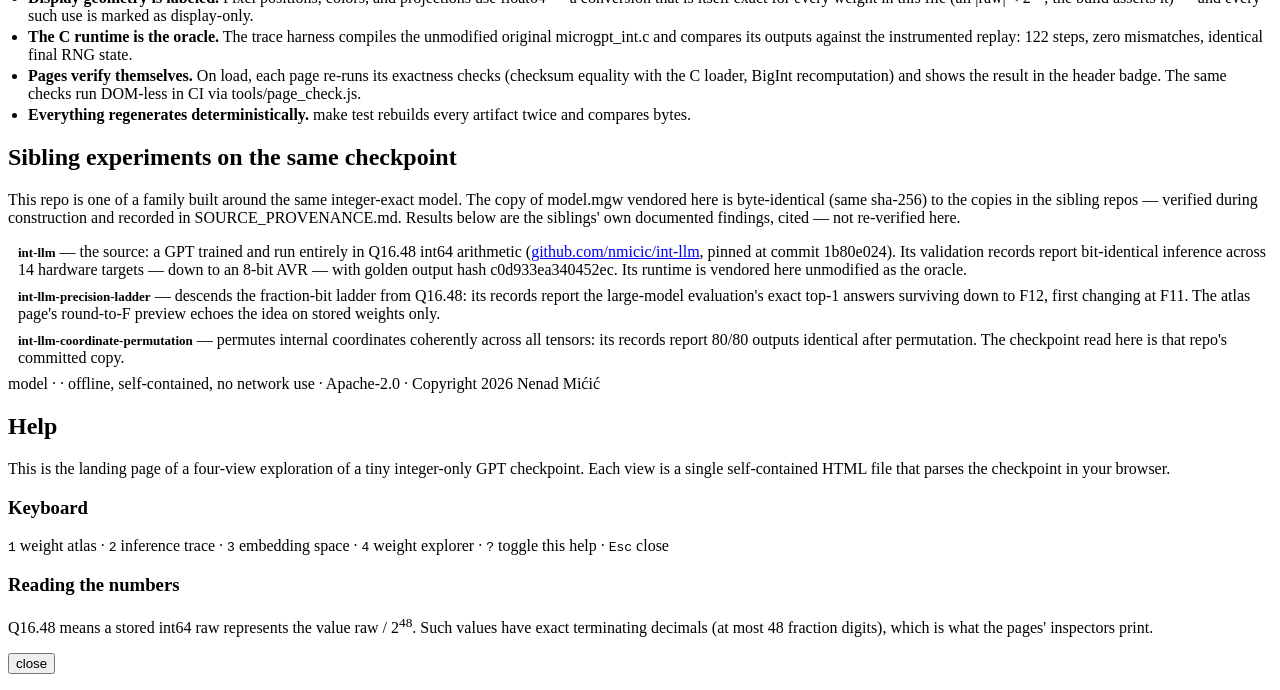
<file: web/index.html>
<!doctype html>
<!--
  Copyright 2026 Nenad Mićić
  SPDX-License-Identifier: Apache-2.0

  index.html — landing page for int-llm-viz.
  Self-contained: the only data embedded is the SUMMARY_JSON build
  provenance (derived from the committed checkpoint and trace), the
  LAYOUTS_JSON verified MLP layout set, and the HIDDEN_JSON verified
  residual-coordinate swap.
-->
<html lang="en">
<head>
<meta charset="utf-8">
<meta name="viewport" content="width=device-width, initial-scale=1">
<title>int-llm-viz — exact anatomy of a tiny integer GPT</title>
<style>
__THEME_CSS__

/* ---- page-specific ---- */
.hero { margin-top: 6px; }
.viewgrid {
  display: grid;
  grid-template-columns: repeat(2, 1fr);
  gap: 12px;
}
@media (max-width: 900px) { .viewgrid { grid-template-columns: 1fr; } }

.spike { display: flex; flex-direction: column; gap: 6px; }
.spike h2 { margin: 0; }
.spike .go { margin-top: auto; padding-top: 8px; }
.spike .exact {
  font-size: 12px; color: var(--dim);
  border-left: 2px solid var(--gold); padding-left: 8px;
}
.kv { border-collapse: collapse; font: 12px var(--mono); }
.kv td { padding: 2px 10px 2px 0; vertical-align: top; }
.kv td:first-child { color: var(--dim); white-space: nowrap; }
.names { display: flex; flex-wrap: wrap; gap: 6px; }
.names .chip {
  font: 12px var(--mono); color: var(--ink);
  background: var(--panel2); border: 1px solid var(--line);
  border-radius: 999px; padding: 2px 9px;
}
.sha { overflow-wrap: anywhere; }
ul.tight { margin: 6px 0; padding-left: 20px; }
ul.tight li { margin: 3px 0; }
.sib { border-left: 2px solid var(--line); padding-left: 10px; margin: 8px 0; }
.sib b { font-family: var(--mono); font-size: 13px; }
.keyhint { color: var(--dim); font-size: 12px; }
</style>
</head>
<body>
<main>
<!--UNBUILT-NOTICE--><div style="background:#3a1420;border:1px solid #7a2b3b;color:#ffd6d6;font:14px/1.6 ui-monospace,Menlo,Consolas,monospace;padding:12px 16px;border-radius:10px;margin:12px 0;max-width:72ch">
You are looking at the <b>unbuilt source template</b> (web/index.html).
Its data placeholders are not filled in, so no checkpoint, styling, or
visualization can appear here. Open the built page
<a href="../site/index.html" style="color:#ffd166">site/index.html</a>
instead &mdash; it is committed; <b>make</b> regenerates it.
</div><!--/UNBUILT-NOTICE-->
  <nav class="topnav" aria-label="pages">
    <span class="here">index</span>
    <a href="atlas.html">atlas</a>
    <a href="trace.html">trace</a>
    <a href="space.html">space</a>
    <a href="weights.html">weights</a>
    <span style="flex:1"></span>
    <span id="selfcheck" class="badge info" role="status">self-check: running…</span>
    <button id="helpbtn" aria-haspopup="dialog">? help</button>
  </nav>

  <header class="hero">
    <h1>Exact anatomy of a tiny integer GPT</h1>
    <p class="sub">An independent visual exploration of the complete
    <span class="mono">model.mgw</span> checkpoint — 14,272 int64 weights in
    Q16.48 fixed point, a 27-token vocabulary, one transformer layer — where
    every displayed value is either bit-exact or explicitly labeled as
    display geometry.</p>
  </header>

  <section class="viewgrid" aria-label="the four views">
    <article class="card spike">
      <h2><a href="atlas.html">1 · Weight atlas</a></h2>
      <p>All nine weight tensors as heatmaps in literal matrix coordinates —
      every one of the 14,272 parameters at its exact row and column, with
      head boundaries marked, per-tensor histograms, a bit-occupancy view,
      and an exact round-to-F-bits preview. Below the panels, two derived
      comparison sections: <a href="atlas.html#order=smooth">four MLP neuron
      layouts</a> and <a href="atlas.html#hidden">the residual coordinate
      swap</a>.</p>
      <p class="exact">Exact: raw int64, hex, and full decimal (≤ 48 fraction
      digits) for every cell; checksums tie the in-browser parse to the C
      loader, bit for bit.</p>
      <p class="go keyhint">open with <kbd>1</kbd></p>
    </article>
    <article class="card spike">
      <h2><a href="trace.html">2 · Inference trace</a></h2>
      <p>The model's complete recorded output — 20 generated names — replayed
      step by step: residual stream, four attention heads, 128 ReLU units,
      logits, probabilities, and the exact roulette draw that picked each
      character.</p>
      <p class="exact">Exact: every number was produced by the original C
      runtime, and your browser re-derives each step in BigInt integer
      arithmetic and verifies it matches.</p>
      <p class="go keyhint">open with <kbd>2</kbd></p>
    </article>
    <article class="card spike">
      <h2><a href="space.html">3 · Embedding space</a></h2>
      <p>62 vectors that live in the same 32-dimensional residual stream —
      27 token embeddings, 27 output directions, 8 position vectors — in a
      hand-rolled 3-D view with literal coordinate axes, a derived PCA mode,
      and a four-panel PC1–4 treatment.</p>
      <p class="exact">Exact: literal axes are stored coordinates; derived
      axes are labeled as such, and the basis provenance (an exact integer
      scatter matrix) is re-verified in the page.</p>
      <p class="go keyhint">open with <kbd>3</kbd></p>
    </article>
    <article class="card spike">
      <h2><a href="weights.html">4 · Weight explorer</a></h2>
      <p>Any weight matrix as a 3-D point cloud, a heatmap with exact
      readouts, and the checkpoint's literal byte layout — plus an exact
      <b>contribution</b> mode (each stored weight × the recorded input it
      met at a chosen trace step) and a <b>4-D shadows</b> view: four
      projections of (column, row, weight, contribution) under one shared
      camera. The address bar carries the whole scene as a deep link, and a
      captioned tour advances only by hand.</p>
      <p class="exact">Exact: every readout is the stored int64 or the exact
      Q16.48 product fp_mul(w, x); each contribution row re-sums in BigInt
      to the recorded C-oracle output vector.</p>
      <p class="go keyhint">open with <kbd>4</kbd></p>
    </article>
  </section>

  <section class="card" aria-label="MLP layout set">
    <h2>…and one checkpoint in four MLP neuron orders</h2>
    <p style="max-width: 80ch">The sibling
    <span class="mono">int-llm-coordinate-permutation</span> repo reorders this
    exact checkpoint's 128 MLP neurons into three alternative physical layouts —
    pure row/column re-indexings that change neuron adjacency only, never a
    stored value. This repo re-proves the whole set on every test run
    (<span class="mono">tools/derive_layouts.py</span>): each variant checkpoint
    is reconstructed from the committed original and must hash to the recorded
    sha-256, every adjacency score is recomputed in exact integer arithmetic,
    and the C oracle replays all variants bit-identically — each step's 128-wide
    pre-activation vector is exactly the original's, reindexed. Compare them
    side by side in the atlas:
    <a href="atlas.html#order=smooth">smooth</a> ·
    <a href="atlas.html#order=spread">spread</a> ·
    <a href="atlas.html#order=random">random</a>.</p>
    <table class="kv" id="lotable" aria-label="layout variants"></table>
    <p class="sub" id="lonote" style="max-width: 80ch"></p>
    <p style="max-width: 80ch">The same sibling generator also swaps two coordinates
    of the 32-wide residual basis (0 ↔ 31) through <b>every</b> learned matrix at
    once — 892 of the 14,272 stored positions move, none changes value, and this
    repo's C oracle replays the swapped checkpoint bit-identically
    (<span class="mono">tools/derive_hidden.py</span> re-proves it on every test
    run). All nine matrix pairs are drawn side by side in the atlas — follow one
    coordinate across the swap:
    <a href="atlas.html#hidden">residual coordinate swap</a>.</p>
  </section>

  <section class="card" aria-label="the artifact">
    <h2>The artifact</h2>
    <div class="row" style="align-items: flex-start; gap: 28px;">
      <table class="kv" id="cfgtable" aria-label="checkpoint configuration"></table>
      <div style="max-width: 56ch;">
        <p>The checkpoint is a single MGW v1 container holding eleven
        tensors: nine weight matrices, the tokenizer's character table
        (<span class="mono">a…z</span>, plus a beginning-of-sequence token),
        and the training run's final RNG state. Weights are int64 values on
        the Q16.48 scale: the stored integer is the value times 2<sup>48</sup>.
        Nothing in this project ever rounds those integers — pages parse the
        checkpoint themselves and keep every scalar as a BigInt.</p>
        <p class="sub sha">sha-256 <span class="mono" id="sha"></span></p>
      </div>
    </div>
  </section>

  <section class="card" aria-label="the twenty names">
    <h2>The model's complete public output</h2>
    <p>Sampling with the checkpoint's stored RNG state at temperature 0.5
    yields exactly these 20 names. The repo's C harness generated them with
    the original runtime, re-derived every intermediate value with an
    instrumented replica, and compared bit-for-bit:
    <span class="mono" id="tracefacts"></span>.</p>
    <div class="names" id="names"></div>
  </section>

  <section class="card" aria-label="exactness contract">
    <h2>How exactness works here</h2>
    <ul class="tight">
      <li><b>Stored values never touch floating point.</b> Pages decode the
      embedded checkpoint into BigInt64Arrays; tooltips and inspectors render
      raw integers, two's-complement hex, and exact terminating decimals.</li>
      <li><b>Display geometry is labeled.</b> Pixel positions, colors, and
      projections use float64 — a conversion that is itself exact for every
      weight in this file (all |raw| &lt; 2<sup>53</sup>; the build asserts it) —
      and every such use is marked as display-only.</li>
      <li><b>The C runtime is the oracle.</b> The trace harness compiles the
      unmodified original <span class="mono">microgpt_int.c</span> and
      compares its outputs against the instrumented replay: 122 steps, zero
      mismatches, identical final RNG state.</li>
      <li><b>Pages verify themselves.</b> On load, each page re-runs its
      exactness checks (checksum equality with the C loader, BigInt
      recomputation) and shows the result in the header badge. The same
      checks run DOM-less in CI via <span class="mono">tools/page_check.js</span>.</li>
      <li><b>Everything regenerates deterministically.</b>
      <span class="mono">make test</span> rebuilds every artifact twice and
      compares bytes.</li>
    </ul>
  </section>

  <section class="card" aria-label="sibling repositories">
    <h2>Sibling experiments on the same checkpoint</h2>
    <p>This repo is one of a family built around the same integer-exact
    model. The copy of <span class="mono">model.mgw</span> vendored here is
    byte-identical (same sha-256) to the copies in the sibling repos —
    verified during construction and recorded in
    <span class="mono">SOURCE_PROVENANCE.md</span>. Results below are the
    siblings' own documented findings, cited — not re-verified here.</p>
    <div class="sib"><b>int-llm</b> — the source: a GPT trained and run
    entirely in Q16.48 int64 arithmetic (<a href="https://github.com/nmicic/int-llm">github.com/nmicic/int-llm</a>,
    pinned at commit <span class="mono">1b80e024</span>). Its validation
    records report bit-identical inference across 14 hardware targets — down
    to an 8-bit AVR — with golden output hash
    <span class="mono">c0d933ea340452ec</span>. Its runtime is vendored here
    unmodified as the oracle.</div>
    <div class="sib"><b>int-llm-precision-ladder</b> — descends the fraction-bit
    ladder from Q16.48: its records report the large-model evaluation's exact
    top-1 answers surviving down to F12, first changing at F11. The atlas
    page's round-to-F preview echoes the idea on stored weights only.</div>
    <div class="sib"><b>int-llm-coordinate-permutation</b> — permutes internal
    coordinates coherently across all tensors: its records report 80/80
    outputs identical after permutation. The checkpoint read here is that
    repo's committed copy.</div>
  </section>

  <footer>
    <div>model <span class="mono" id="sha2"></span> ·
    <span id="tracefacts2"></span> · offline, self-contained, no network
    use · Apache-2.0 · Copyright 2026 Nenad Mićić</div>
  </footer>
</main>

<div class="help-overlay" id="help" role="dialog" aria-modal="true" aria-label="help">
  <div class="help-box" id="helpBox" tabindex="-1">
    <h2>Help</h2>
    <p>This is the landing page of a four-view exploration of a tiny
    integer-only GPT checkpoint. Each view is a single self-contained HTML
    file that parses the checkpoint in your browser.</p>
    <h3>Keyboard</h3>
    <p><kbd>1</kbd> weight atlas · <kbd>2</kbd> inference trace ·
    <kbd>3</kbd> embedding space · <kbd>4</kbd> weight explorer ·
    <kbd>?</kbd> toggle this help · <kbd>Esc</kbd> close</p>
    <h3>Reading the numbers</h3>
    <p>Q16.48 means a stored int64 <span class="mono">raw</span> represents
    the value <span class="mono">raw / 2<sup>48</sup></span>. Such values have
    exact terminating decimals (at most 48 fraction digits), which is what
    the pages' inspectors print.</p>
    <p><button id="helpclose">close</button></p>
  </div>
</div>

<script>
"use strict";
const SUMMARY = __SUMMARY_JSON__;
const LAYOUTS = __LAYOUTS_JSON__;
const HIDDEN = __HIDDEN_JSON__;

/* ---- pure checks (run in node by tools/page_check.js, and in-browser) ---- */
function runChecks() {
  let n = 0;
  const ok = (cond, msg) => {
    n++;
    if (!cond) throw new Error("index self-check failed: " + msg);
  };
  ok(SUMMARY.format === "int-llm-viz-summary-v1", "summary format");
  ok(SUMMARY.trace_pass === true, "trace verification pass");
  ok(SUMMARY.trace_steps === 122, "122 verified steps");
  ok(Array.isArray(SUMMARY.samples) && SUMMARY.samples.length === 20,
     "20 samples");
  ok(SUMMARY.samples[0] === "kayla" && SUMMARY.samples[19] === "karin",
     "sample list endpoints");
  ok(SUMMARY.num_params === 14272, "14272 params");
  ok(SUMMARY.model_bytes === 115576, "checkpoint byte size");
  ok(/^[0-9a-f]{64}$/.test(SUMMARY.model_sha256), "sha-256 shape");
  ok(SUMMARY.uchars === "abcdefghijklmnopqrstuvwxyz", "uchars a..z");
  const c = SUMMARY.config;
  ok(c.n_embd === 32 && c.n_head === 4 && c.head_dim === 8 &&
     c.n_layer === 1 && c.mlp_dim === 128 && c.block_size === 8 &&
     c.vocab_size === 27 && c.bos === 26, "config shape");
  const fnv = SUMMARY.tensor_fnv1a64;
  const names = Object.keys(fnv);
  ok(names.length === 9, "9 tensor checksums");
  for (const k of names) ok(/^[0-9]+$/.test(fnv[k]) && fnv[k] !== "0",
                            "fnv " + k + " nonzero decimal");
  ok(LAYOUTS.format === "int-llm-viz-layouts-v1", "layouts format");
  ok(LAYOUTS.provenance.source_sha256 === SUMMARY.model_sha256,
     "layout set derives from this exact checkpoint");
  ok(LAYOUTS.variants.map((v) => v.name).join("|") ===
     "original|smooth|spread|random", "four layout variants");
  for (const v of LAYOUTS.variants) {
    const seen = new Uint8Array(128);
    let bij = v.new_to_old.length === 128;
    if (bij) for (const o of v.new_to_old) {
      if (!Number.isInteger(o) || o < 0 || o > 127 || seen[o]) { bij = false; break; }
      seen[o] = 1;
    }
    ok(bij, v.name + " new_to_old is a bijection on 0…127");
    ok(/^[01]\.[0-9]{12}$/.test(v.selected_over_original),
       v.name + " score ratio is the 12-decimal rendering");
  }
  ok(LAYOUTS.variants[0].model_sha256 === SUMMARY.model_sha256 &&
     LAYOUTS.variants[0].moved_neurons === 0,
     "original variant is the identity on this checkpoint");
  ok(HIDDEN.format === "int-llm-viz-hidden-v1", "hidden-swap format");
  ok(HIDDEN.provenance.source_sha256 === SUMMARY.model_sha256,
     "hidden swap derives from this exact checkpoint");
  { const n2o = HIDDEN.swap.new_to_old;
    const seen = new Uint8Array(32);
    let bij = n2o.length === 32;
    if (bij) for (const o of n2o) {
      if (!Number.isInteger(o) || o < 0 || o > 31 || seen[o]) { bij = false; break; }
      seen[o] = 1;
    }
    ok(bij, "hidden new_to_old is a bijection on 0…31");
    let tr = true;
    for (let j = 0; j < 32; j++) {
      const want = j === HIDDEN.swap.left ? HIDDEN.swap.right
        : j === HIDDEN.swap.right ? HIDDEN.swap.left : j;
      if (n2o[j] !== want) { tr = false; break; }
    }
    ok(tr, "hidden order is exactly the " + HIDDEN.swap.left + "<->" +
       HIDDEN.swap.right + " transposition"); }
  ok(HIDDEN.tensors.length === 9 &&
     HIDDEN.tensors.reduce((s, t) => s + t.changed_positions, 0) ===
       HIDDEN.totals.changed_positions &&
     HIDDEN.tensors.reduce((s, t) => s + t.elements, 0) ===
       HIDDEN.totals.learned_positions,
     "nine swapped tensors; per-tensor counts sum to the totals");
  ok(HIDDEN.totals.changed_positions === 892 &&
     HIDDEN.totals.learned_positions === 14272,
     "totals are the published 892/14272 (as printed on this page)");
  ok(/^[0-9a-f]{64}$/.test(HIDDEN.variant_sha256) &&
     HIDDEN.variant_sha256 !== SUMMARY.model_sha256,
     "swapped checkpoint is a distinct well-formed sha256");
  return n;
}

const IS_BROWSER = typeof document !== "undefined";
if (!IS_BROWSER) {
  const checks = runChecks();
  globalThis.__PAGE_CHECK__ = { page: "index", pass: true, checks };
} else {
  init();
}

function init() {
  /* self-check badge */
  const badge = document.getElementById("selfcheck");
  try {
    const n = runChecks();
    badge.className = "badge pass";
    badge.textContent = "self-check: " + n + " checks ✓";
  } catch (e) {
    badge.className = "badge fail";
    badge.textContent = "self-check: FAILED";
    console.error(e);
  }

  /* artifact table */
  const c = SUMMARY.config;
  const rows = [
    ["file", SUMMARY.model_file + " · " + SUMMARY.model_bytes.toLocaleString("en-US") + " bytes"],
    ["weights", SUMMARY.num_params.toLocaleString("en-US") + " int64 (Q16.48)"],
    ["residual dim", String(c.n_embd)],
    ["attention", c.n_head + " heads × head dim " + c.head_dim],
    ["layers", String(c.n_layer)],
    ["mlp hidden", String(c.mlp_dim)],
    ["context", String(c.block_size) + " positions"],
    ["vocabulary", c.vocab_size + " (a…z + BOS)"],
  ];
  document.getElementById("cfgtable").innerHTML = rows
    .map(r => "<tr><td>" + r[0] + "</td><td>" + r[1] + "</td></tr>").join("");
  document.getElementById("sha").textContent = SUMMARY.model_sha256;
  document.getElementById("sha2").textContent =
    SUMMARY.model_sha256.slice(0, 16) + "…";
  const tf = SUMMARY.trace_steps + " steps, 0 mismatches";
  document.getElementById("tracefacts").textContent = tf;
  document.getElementById("tracefacts2").textContent =
    "traced against the original C runtime: " + tf;

  /* names */
  document.getElementById("names").innerHTML = SUMMARY.samples
    .map(s => '<span class="chip">' + s + "</span>").join("");

  /* layout-set table (exact strings straight from data/layouts.json) */
  document.getElementById("lotable").innerHTML = LAYOUTS.variants
    .map(v => "<tr><td>" + v.name + "</td><td>" +
      v.moved_neurons + "/128 neurons moved</td><td>score = " +
      v.selected_over_original + " × original</td>" +
      '<td class="sha"><span class="mono" title="' + v.model_sha256 + '">' +
      v.model_sha256.slice(0, 16) + "…</span></td></tr>").join("");
  document.getElementById("lonote").innerHTML =
    LAYOUTS.claim_boundary[0] + " Scores are exact integer sums of |Δraw| " +
    "between adjacent neuron profiles; the ratio is the generator's 12-decimal " +
    "rendering, re-verified here.";

  /* help overlay + keyboard (focus moves into the dialog and back) */
  const help = document.getElementById("help");
  let helpReturnFocus = null;
  const toggleHelp = (force) => {
    const open = force !== undefined ? force : !help.classList.contains("open");
    if (open === help.classList.contains("open")) return;
    help.classList.toggle("open", open);
    if (open) {
      helpReturnFocus = document.activeElement;
      document.getElementById("helpBox").focus();
    } else if (helpReturnFocus && helpReturnFocus.focus) {
      helpReturnFocus.focus();
      helpReturnFocus = null;
    }
  };
  document.getElementById("helpbtn").addEventListener("click", () => toggleHelp());
  document.getElementById("helpclose").addEventListener("click", () => toggleHelp(false));
  help.addEventListener("click", (e) => { if (e.target === help) toggleHelp(false); });
  document.addEventListener("keydown", (e) => {
    if (e.key === "?") { toggleHelp(); e.preventDefault(); }
    else if (e.key === "Escape") toggleHelp(false);
    else if (e.key === "1") location.href = "atlas.html";
    else if (e.key === "2") location.href = "trace.html";
    else if (e.key === "3") location.href = "space.html";
    else if (e.key === "4") location.href = "weights.html";
  });
}
</script>
</body>
</html>
</file>
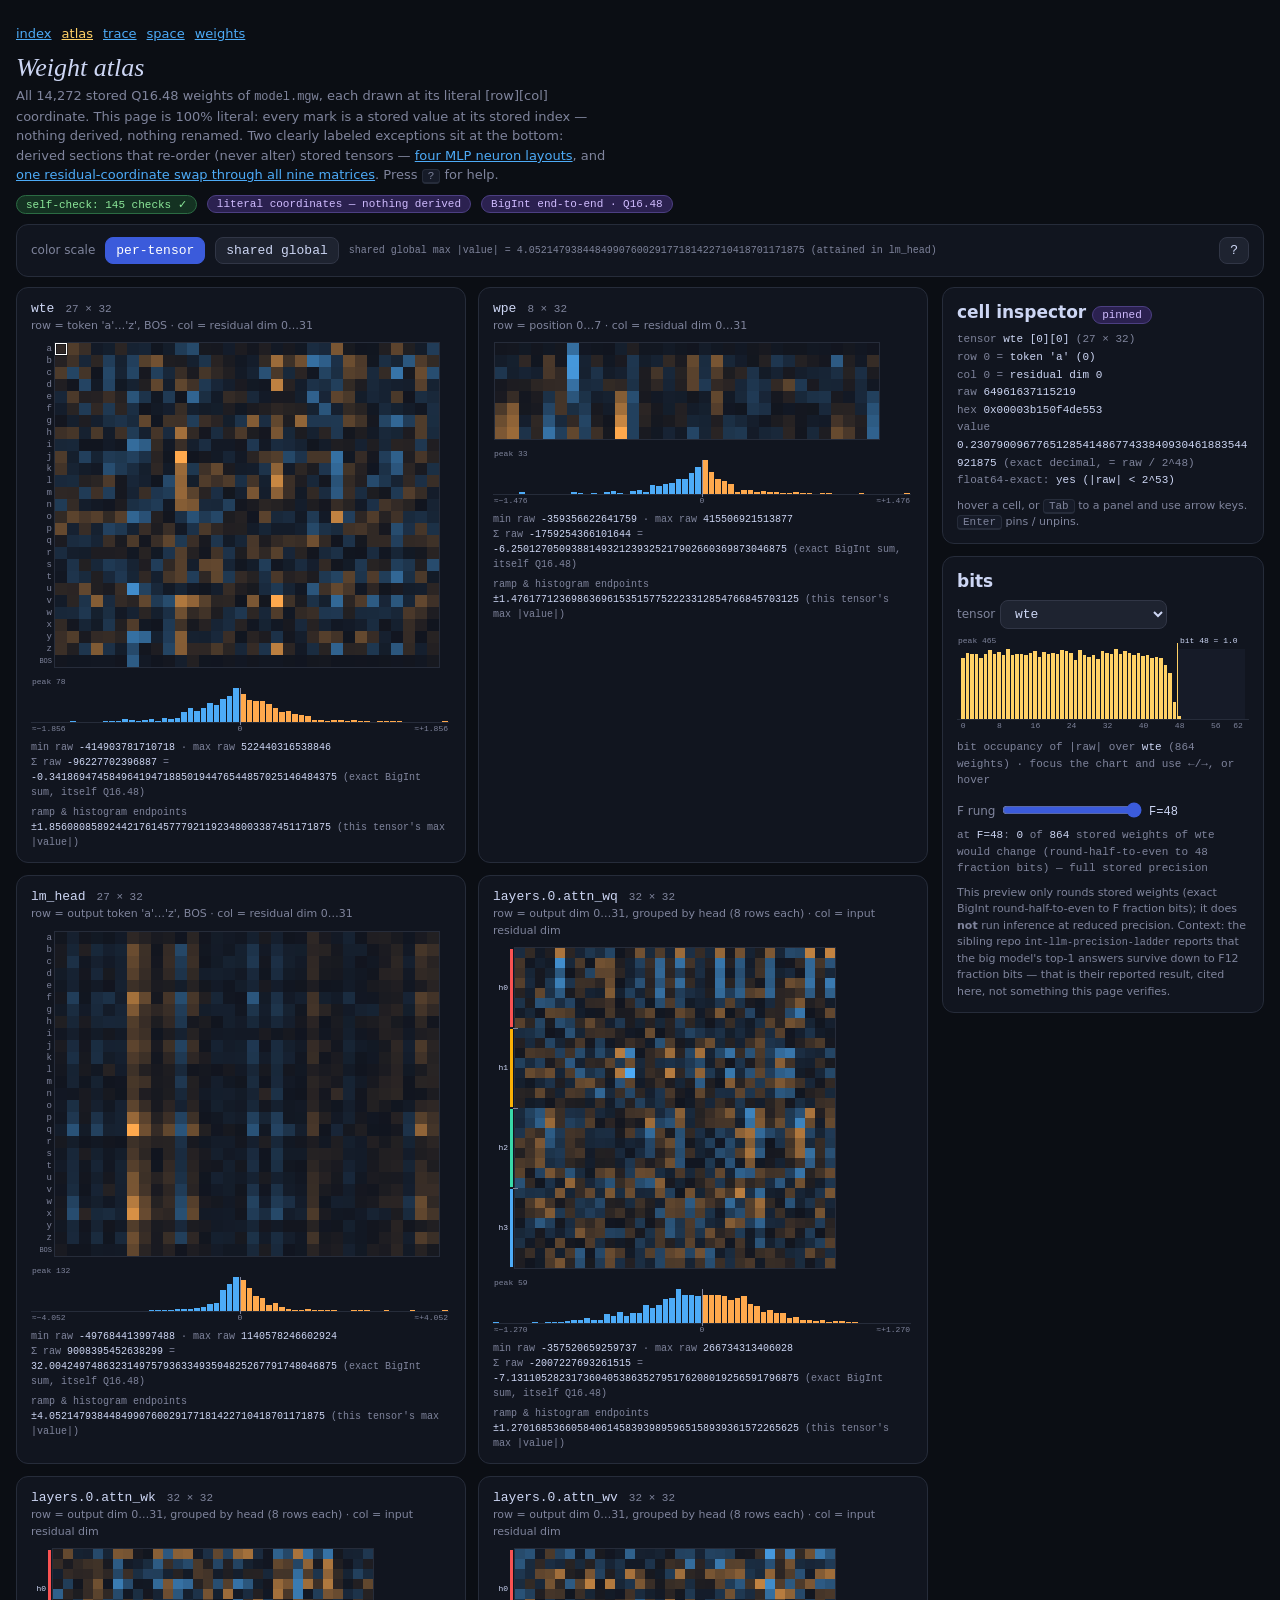
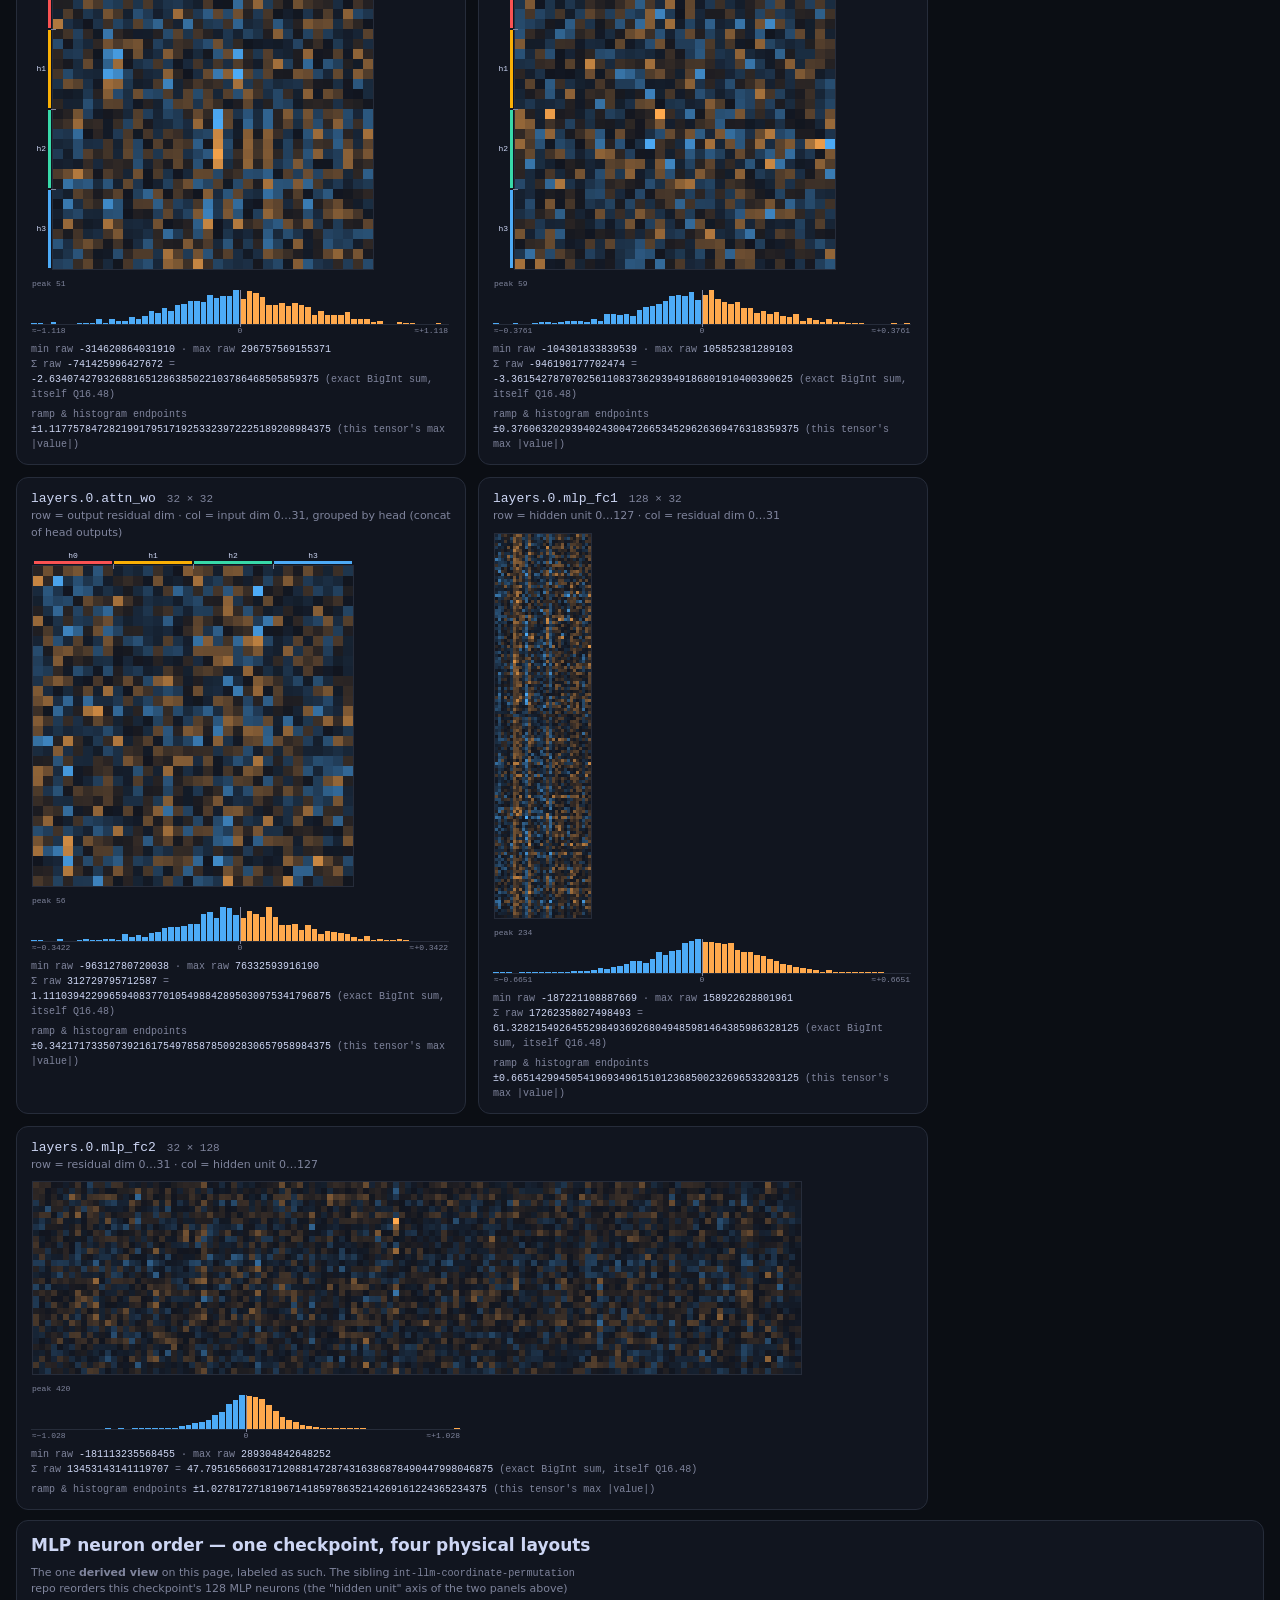
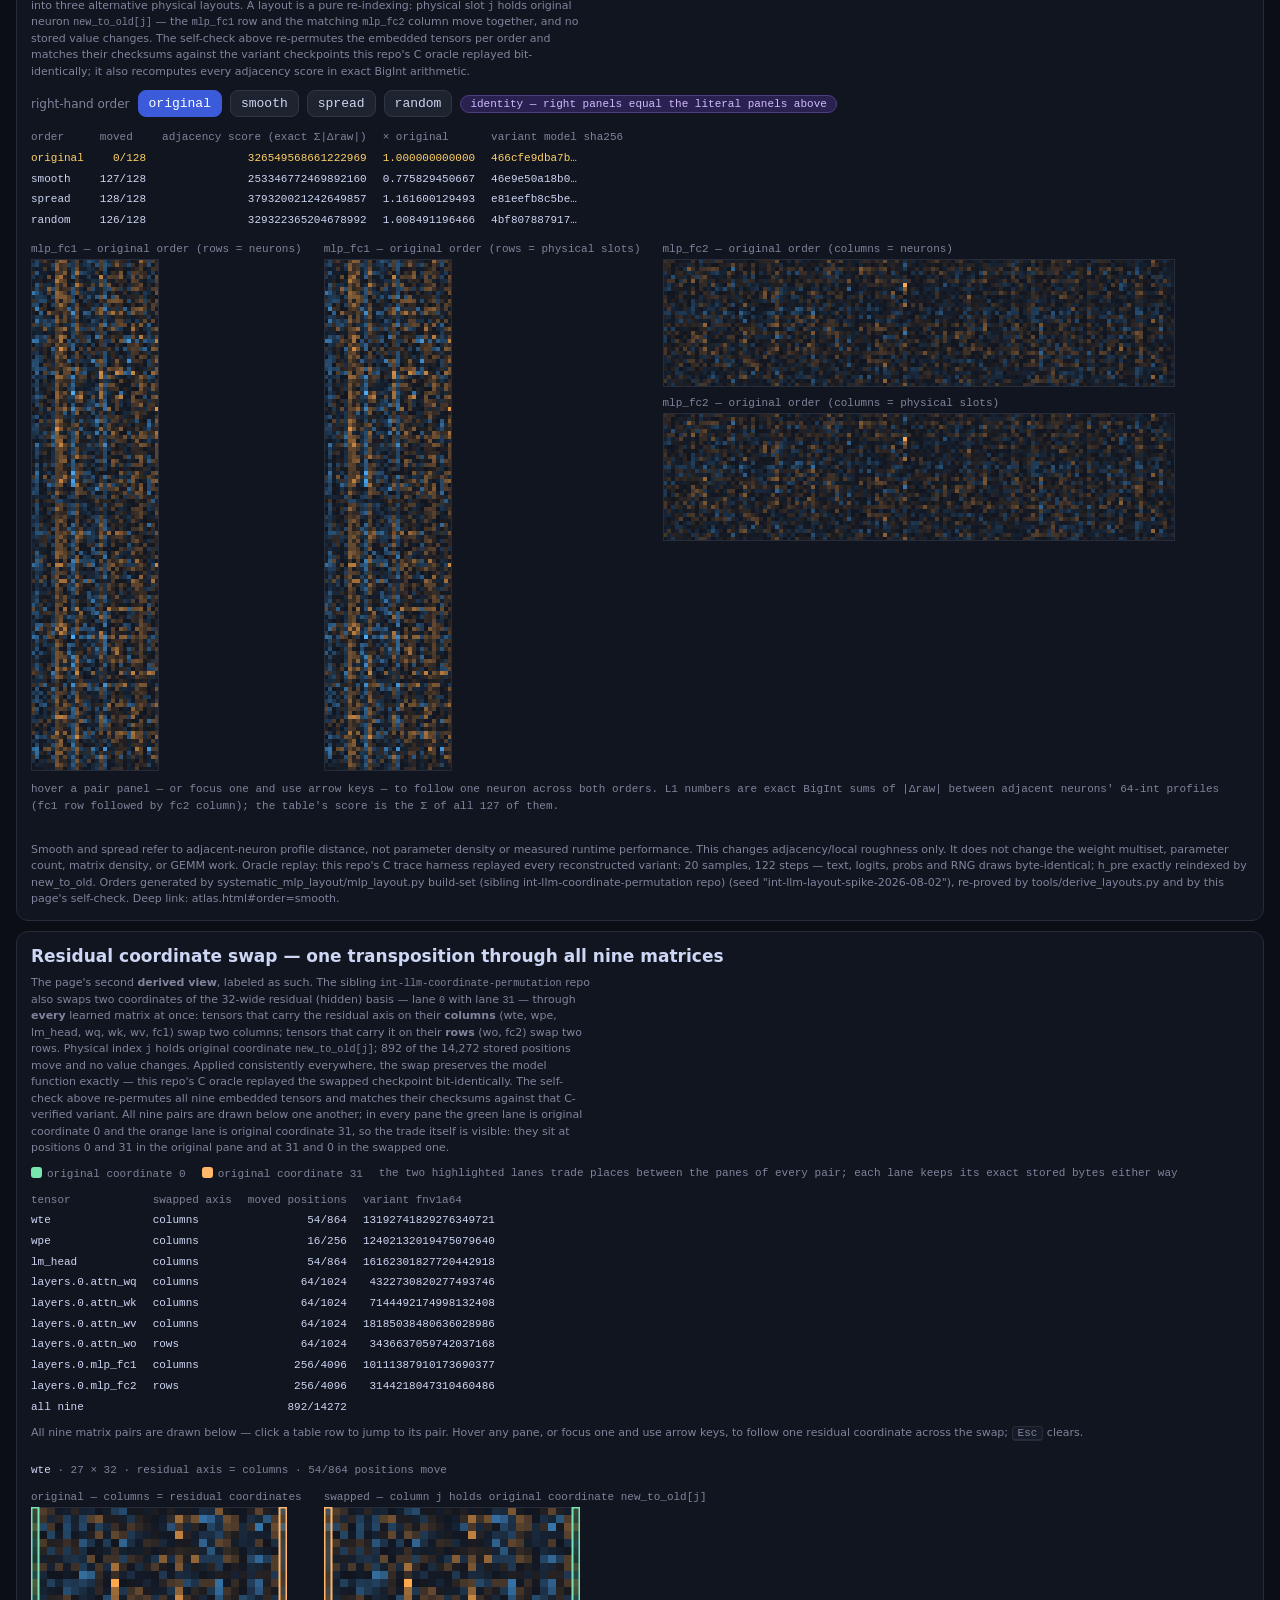
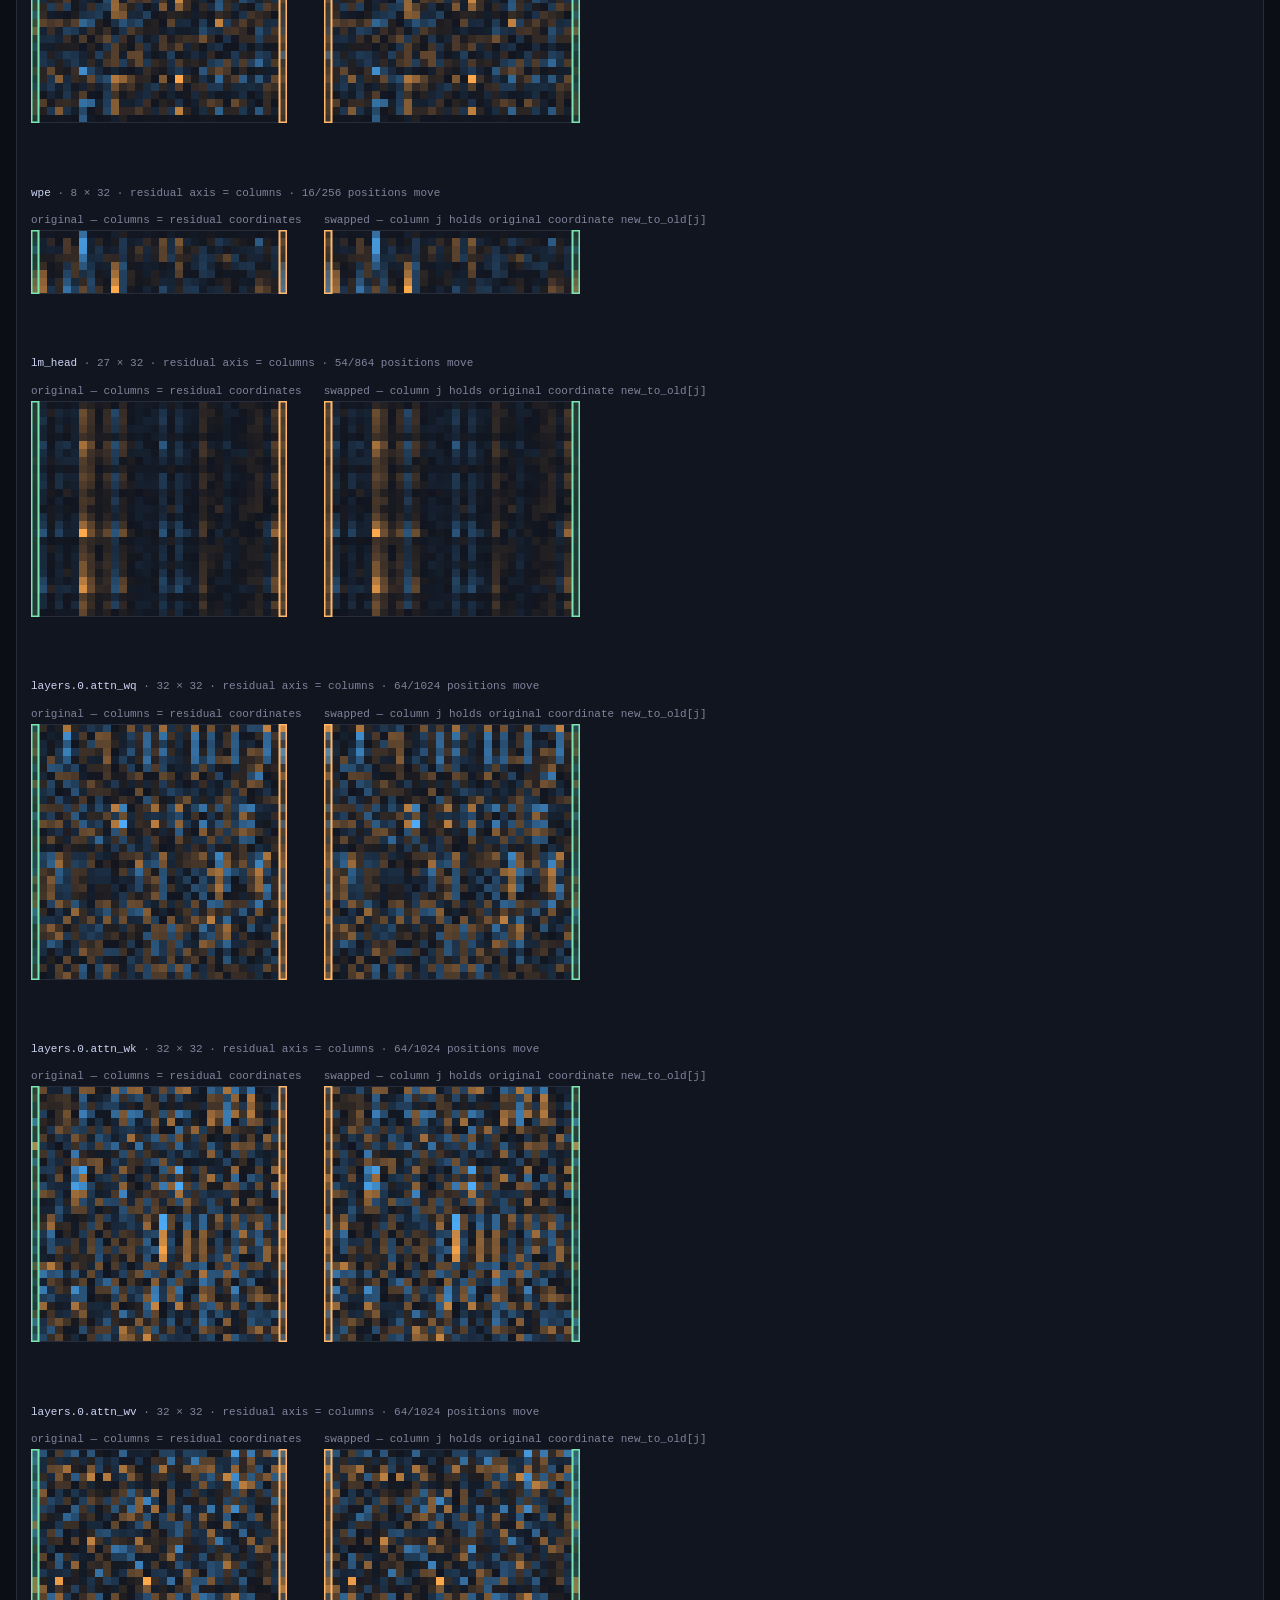
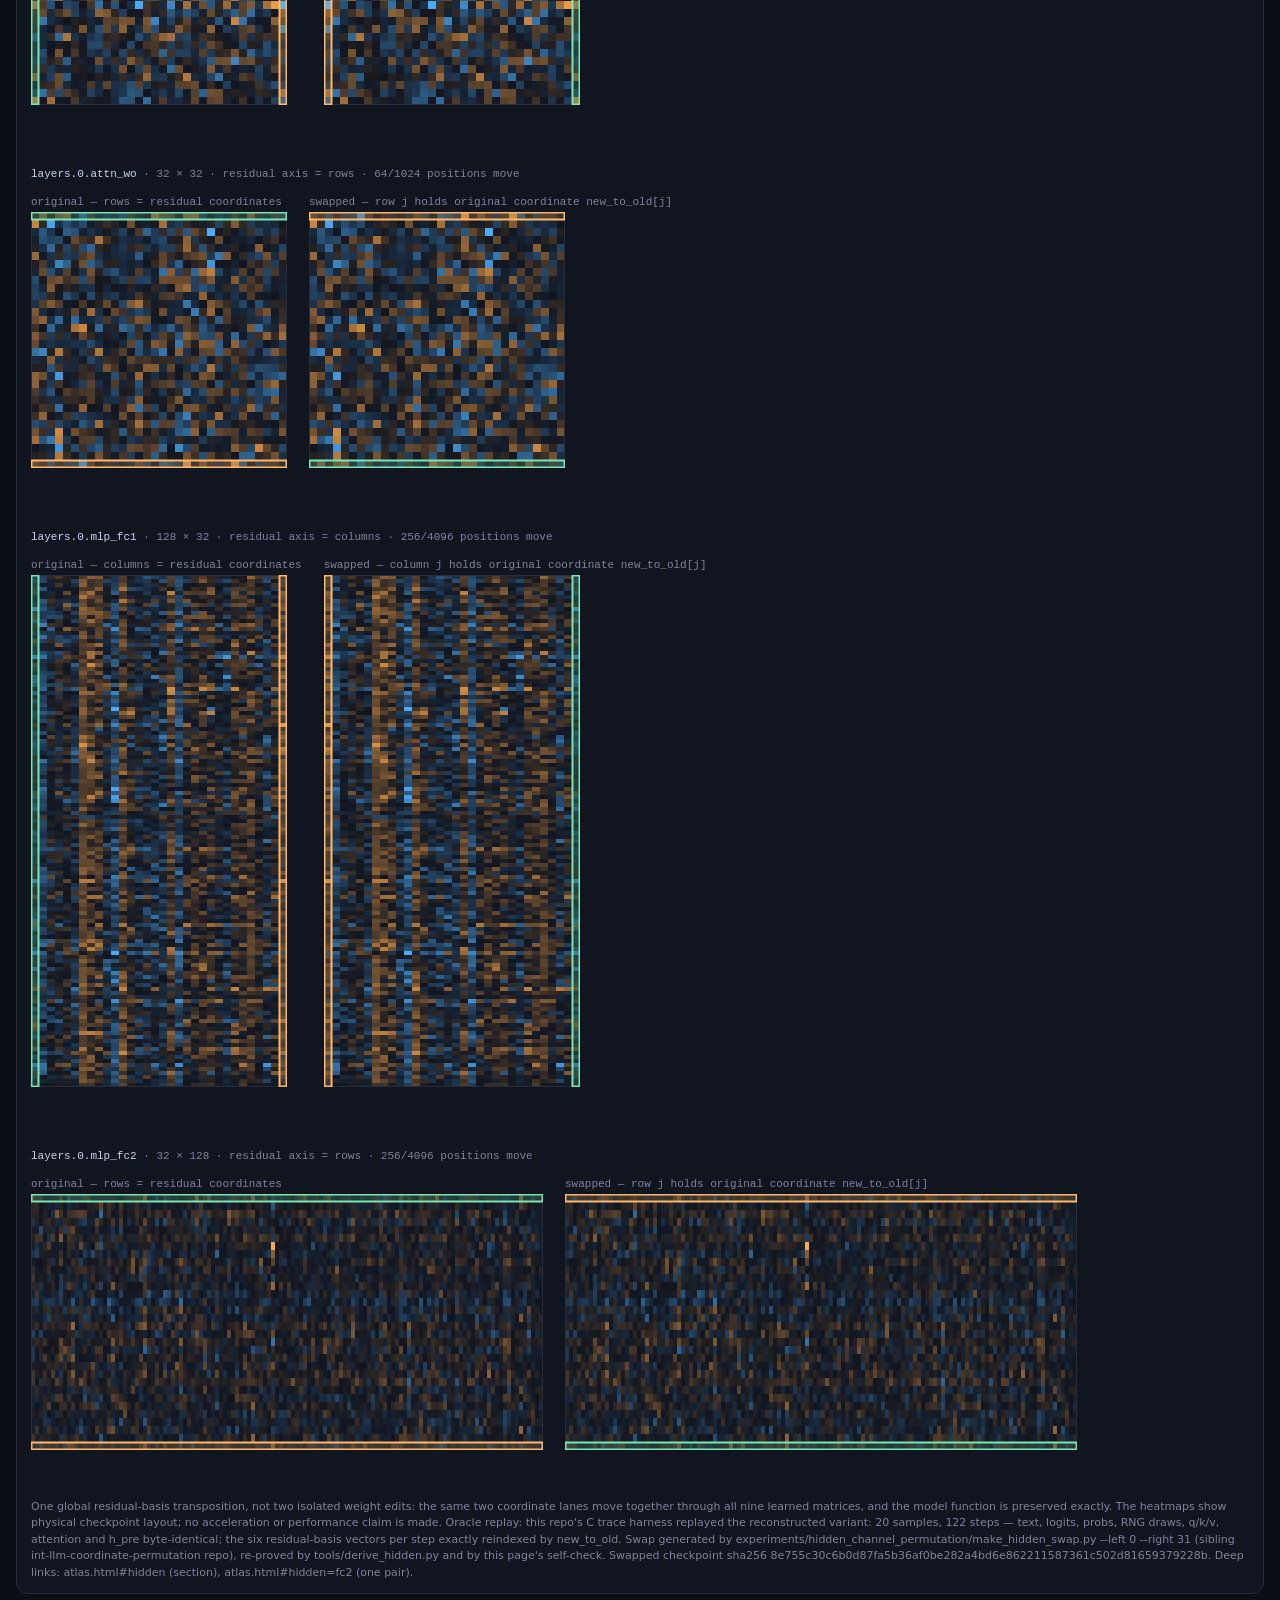
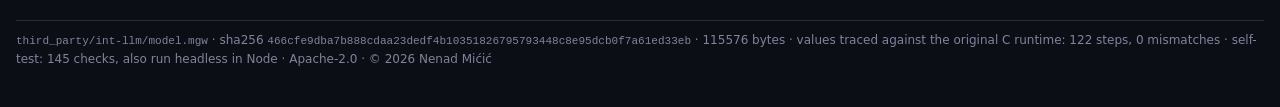
<file: site/atlas.html>
<!doctype html>
<html lang="en">
<head>
<meta charset="utf-8">
<meta name="viewport" content="width=device-width, initial-scale=1">
<title>Weight atlas — every parameter of model.mgw</title>
<!--
  Copyright 2026 Nenad Mićić
  SPDX-License-Identifier: Apache-2.0

  atlas.html — the weight atlas: all 14,272 stored Q16.48 parameters of
  third_party/int-llm/model.mgw drawn at their literal [row][col]
  coordinates. Stored values stay BigInt end-to-end; floating point is
  used only for pixel geometry and color mapping (marked "display-only").
-->
<style>
/*
 * Copyright 2026 Nenad Mićić
 * SPDX-License-Identifier: Apache-2.0
 *
 * theme.css — shared design tokens and base components for the
 * int-llm-viz pages. Dark instrument-panel dialect adopted from
 * the author's four-square-balance / three-square-balance viewers.
 *
 * Color grammar (validated against surface #0b0e14 for CVD separation
 * and WCAG contrast; see README "Design notes"):
 *   diverging (signed weights):  --neg #4dabf7  <- neutral gray -> --pos #ffa94d
 *   sequential (0..1 magnitude): surface -> --gold #ffd166 (amber ramp)
 *   categorical heads (fixed order): --h0..--h3
 *   categorical vector families (fixed order): --fam-wte/--fam-lmh/--fam-wpe
 *   status (badges only): --good / --bad
 */
:root {
  --bg: #0b0e14;
  --panel: #11151f;
  --panel2: #161b28;
  --line: #262c3a;
  --ink: #cdd6f4;
  --dim: #7f849c;
  --accent: #3b5bdb;
  --good: #40c057;
  --bad: #fa5252;
  --gold: #ffd166;
  --neg: #4dabf7;
  --pos: #ffa94d;
  --h0: #fa5252;
  --h1: #fab005;
  --h2: #38d9a9;
  --h3: #4dabf7;
  --fam-wte: #74c0fc;
  --fam-lmh: #f783ac;
  --fam-wpe: #ffd43b;
  --mono: ui-monospace, "SF Mono", Menlo, Consolas, monospace;
  --serif: Georgia, "Times New Roman", serif;
}

* { box-sizing: border-box; }

/* -------- narrow-width safety --------
 * The pages are full of long unbreakable tokens (48-digit exact
 * decimals, sha-256 hashes, two's-complement hex). overflow-wrap:
 * anywhere lets those break as a last resort instead of forcing
 * body-level horizontal scroll at narrow widths; spaces remain the
 * preferred break points, so prose is unaffected. min-width: 0 lets
 * flex/grid children shrink to fit instead of widening the page. */
* { min-width: 0; }
body { overflow-wrap: anywhere; }
pre { overflow-x: auto; }

html, body { margin: 0; padding: 0; }

body {
  background: var(--bg);
  color: var(--ink);
  font: 15px/1.5 system-ui, -apple-system, "Segoe UI", Roboto, sans-serif;
}

main { max-width: 1320px; margin: 0 auto; padding: 16px; }

h1 {
  font: italic 400 26px/1.25 var(--serif);
  margin: 8px 0 2px;
}
h1 .plain { font-style: normal; }
h2 { font-size: 17px; margin: 18px 0 6px; }
h3 { font-size: 14px; margin: 12px 0 4px; color: var(--dim); }

p { max-width: 72ch; }
a { color: var(--neg); }
a:hover { color: var(--gold); }

.sub { color: var(--dim); font-size: 13px; margin: 2px 0 10px; }

.eq, code, kbd, .mono { font-family: var(--mono); font-size: 0.92em; }

kbd {
  border: 1px solid var(--line);
  border-bottom-width: 2px;
  border-radius: 4px;
  background: var(--panel2);
  padding: 0 5px;
  font-size: 11px;
}

.card {
  background: var(--panel);
  border: 1px solid var(--line);
  border-radius: 12px;
  padding: 12px 14px;
  margin: 10px 0;
}

.row { display: flex; gap: 10px; flex-wrap: wrap; align-items: center; }

/* -------- controls -------- */
button, select, input[type="text"], input[type="number"] {
  font: 13px var(--mono);
  color: var(--ink);
  background: #1e2330;
  border: 1px solid #313646;
  border-radius: 8px;
  padding: 5px 10px;
}
button { cursor: pointer; }
button:hover { border-color: var(--dim); }
button.on, button.primary, button[aria-pressed="true"] {
  background: var(--accent);
  border-color: var(--accent);
  color: #fff;
}
input[type="range"] { accent-color: var(--accent); }

/* keyboard accessibility: an unmistakable focus ring */
:focus-visible {
  outline: 2px solid var(--gold);
  outline-offset: 1px;
  border-radius: 4px;
}

/* -------- badges -------- */
.badge {
  display: inline-block;
  font: 11px var(--mono);
  border-radius: 999px;
  padding: 2px 9px;
  border: 1px solid var(--line);
  color: var(--dim);
}
.badge.pass { color: #8ce99a; background: #143222; border-color: #2b6b43; }
.badge.fail { color: #ffa8a8; background: #3a1420; border-color: #7a2b3b; }
.badge.info { color: #d0bcff; background: #2b2150; border-color: #4c3f82; }

/* -------- legend -------- */
.legend { display: flex; gap: 14px; flex-wrap: wrap; font-size: 12px; color: var(--dim); }
.legend .sw {
  display: inline-block; width: 10px; height: 10px;
  border-radius: 3px; margin-right: 5px; vertical-align: -1px;
}

/* -------- tooltip -------- */
.tip {
  position: fixed;
  z-index: 40;
  pointer-events: none;
  background: rgba(9, 13, 21, 0.95);
  border: 1px solid var(--line);
  border-radius: 8px;
  padding: 7px 9px;
  font: 11px/1.5 var(--mono);
  color: var(--ink);
  max-width: 420px;
  display: none;
  overflow-wrap: break-word;
}
.tip .k { color: var(--dim); }

/* -------- help overlay -------- */
.help-overlay {
  position: fixed; inset: 0; z-index: 50;
  background: rgba(5, 7, 11, 0.8);
  display: none;
  align-items: flex-start; justify-content: center;
  padding: 40px 16px;
}
.help-overlay.open { display: flex; }
.help-box {
  background: var(--panel);
  border: 1px solid var(--line);
  border-radius: 12px;
  max-width: 640px; max-height: 85vh; overflow: auto;
  padding: 18px 22px;
}
.help-box h2 { margin-top: 4px; }

/* top navigation strip shared by all pages */
.topnav {
  display: flex; gap: 10px; align-items: baseline; flex-wrap: wrap;
  font-size: 13px; padding: 8px 0 0;
}
.topnav .here { color: var(--gold); }

footer {
  color: var(--dim); font-size: 12px;
  margin: 26px 0 14px; border-top: 1px solid var(--line); padding-top: 10px;
}

@media (max-width: 900px) {
  main { padding: 10px; }
  h1 { font-size: 21px; }
}


/* ---------- page-specific ---------- */
#layout { display: flex; gap: 14px; align-items: flex-start; }
#panels {
  flex: 1 1 auto; min-width: 0;
  display: grid; grid-template-columns: repeat(auto-fill, minmax(330px, 1fr));
  gap: 12px;
}
#rail {
  flex: 0 0 322px; min-width: 0;
  position: sticky; top: 8px;
  max-height: calc(100vh - 16px); overflow: auto;
}
#rail .card { margin: 0 0 12px; }
@media (max-width: 1100px) {
  #layout { flex-direction: column; }
  #rail {
    position: static; flex: 1 1 auto; width: 100%;
    max-height: none; overflow: visible;
    display: grid; grid-template-columns: repeat(auto-fill, minmax(300px, 1fr));
    gap: 12px; align-items: start;
  }
  #rail .card { margin: 0; }
}
.panel { margin: 0; min-width: 0; }
.panel.wide { grid-column: 1 / -1; }
.phead { display: flex; align-items: baseline; gap: 8px; flex-wrap: wrap; }
.ptitle {
  background: none; border: none; padding: 1px 3px; margin-left: -3px;
  color: var(--ink); font: 13px var(--mono); cursor: zoom-in;
}
.ptitle:hover { color: var(--gold); }
.pshape { color: var(--dim); font: 11px var(--mono); }
.psub { color: var(--dim); font-size: 11px; margin: 1px 0 7px; }
canvas.heat, #zoomCanvas { display: block; image-rendering: pixelated; }
canvas.hist { display: block; margin-top: 8px; }
.pstats, .pscale {
  font: 10px/1.5 var(--mono); color: var(--dim);
  overflow-wrap: anywhere; margin-top: 5px;
}
.pstats b, .pscale b, #insBody b, #zoomReadout b, #fInfo b, #bitsInfo b {
  color: var(--ink); font-weight: normal;
}
.k { color: var(--dim); }
#insBody, #zoomReadout { font: 11px/1.6 var(--mono); overflow-wrap: anywhere; }
#insBody .val, #zoomReadout .val { overflow-wrap: anywhere; }
#bitsInfo, #fInfo { font: 11px/1.5 var(--mono); color: var(--dim);
  overflow-wrap: anywhere; margin-top: 6px; }
#bitsCanvas { display: block; margin-top: 8px; }
.note { font-size: 11px; color: var(--dim); max-width: none; margin: 8px 0 0; }
#controlsCard { display: flex; gap: 10px; flex-wrap: wrap; align-items: center; }
#globalNote { font: 10px var(--mono); color: var(--dim); overflow-wrap: anywhere;
  flex: 1 1 240px; min-width: 0; }
#statusRow { margin: 0 0 8px; }
.zoom-box { max-width: 96vw; width: auto; }
#zoomScroll { overflow: auto; max-height: 68vh; border: 1px solid var(--line);
  border-radius: 8px; background: var(--panel); }
#zoomHead { display: flex; gap: 10px; align-items: baseline; flex-wrap: wrap; }
#zoomHead .spacer { flex: 1; }
#zoomReadout { margin-top: 8px; min-height: 5.5em; }
.helpkeys { border-collapse: collapse; font-size: 12px; }
.helpkeys td { padding: 2px 10px 2px 0; vertical-align: top; }
.swline { display: inline-flex; align-items: center; gap: 5px; margin-right: 12px; }
footer { overflow-wrap: anywhere; }
label[for] { font-size: 12px; color: var(--dim); }
#fRange { width: 140px; vertical-align: middle; }

/* ---------- derived sections (MLP layouts + hidden-coordinate swap) ---------- */
#loBar { display: flex; gap: 8px; flex-wrap: wrap; align-items: center;
  margin: 10px 0 2px; }
#loBar .k { font-size: 12px; }
.lo-table { border-collapse: collapse; font: 11px/1.7 var(--mono);
  margin: 10px 0 0; }
.lo-table th { text-align: left; color: var(--dim); font-weight: normal;
  padding: 1px 16px 1px 0; }
.lo-table td { padding: 1px 16px 1px 0; vertical-align: top; cursor: pointer; }
.lo-table td.num { text-align: right; }
.lo-table tr.sel td { color: var(--gold); }
.lo-table tr:hover td { color: var(--ink); }
.lo-pairs { display: flex; gap: 22px; flex-wrap: wrap; margin-top: 12px; }
.lo-block { min-width: 0; max-width: 100%; }
.lo-block .lbl { font: 11px var(--mono); color: var(--dim); margin: 0 0 4px; }
.lo-scroll { overflow-x: auto; max-width: 100%; }
#loReadout { font: 11px/1.6 var(--mono); overflow-wrap: anywhere;
  min-height: 4.8em; margin-top: 10px; }
#loReadout b { color: var(--ink); font-weight: normal; }
.hs-legend { display: flex; gap: 16px; flex-wrap: wrap; align-items: center;
  margin: 10px 0 0; font: 11px var(--mono); color: var(--dim); }
.hs-legend .sw { display: inline-block; width: 11px; height: 11px;
  border-radius: 3px; margin-right: 5px; vertical-align: -1px; }
.hs-tensor { margin-top: 20px; }
.hs-meta { font: 11px/1.6 var(--mono); color: var(--dim); }
.hs-meta b { color: var(--ink); font-weight: normal; }
.hs-readout { font: 11px/1.6 var(--mono); color: var(--dim);
  overflow-wrap: anywhere; margin-top: 6px; min-height: 3.2em; }
.hs-readout b { color: var(--ink); font-weight: normal; }
@media (max-width: 480px) {
  #panels { grid-template-columns: 1fr; }
}
</style>
</head>
<body>
<main>
  <nav class="topnav" aria-label="site">
    <a href="index.html">index</a>
    <a href="atlas.html" class="here" aria-current="page">atlas</a>
    <a href="trace.html">trace</a>
    <a href="space.html">space</a>
    <a href="weights.html">weights</a>
  </nav>

  <h1>Weight atlas</h1>
  <p class="sub">All 14,272 stored Q16.48 weights of <span class="mono">model.mgw</span>,
    each drawn at its literal [row][col] coordinate. This page is 100% literal:
    every mark is a stored value at its stored index — nothing derived, nothing renamed.
    Two clearly labeled exceptions sit at the bottom: derived sections that re-order
    (never alter) stored tensors — <a href="#loCard" id="jumpLo">four MLP neuron
    layouts</a>, and <a href="#hsCard" id="jumpHs">one residual-coordinate swap
    through all nine matrices</a>. Press <kbd>?</kbd> for help.</p>

  <div class="row" id="statusRow">
    <span class="badge" id="selfCheck">self-check: running…</span>
    <span class="badge info">literal coordinates — nothing derived</span>
    <span class="badge info">BigInt end-to-end · Q16.48</span>
  </div>

  <div class="card" id="controlsCard">
    <span class="k" style="font-size:12px">color scale</span>
    <button id="scalePer" aria-pressed="true" class="on">per-tensor</button>
    <button id="scaleGlobal" aria-pressed="false">shared global</button>
    <span id="globalNote"></span>
    <button id="helpBtn" aria-label="open help overlay" title="help">?</button>
  </div>

  <div id="layout">
    <div id="panels" aria-label="tensor heatmap panels"></div>
    <aside id="rail">
      <div class="card" id="inspectorCard">
        <h2 style="margin-top:0">cell inspector
          <span class="badge info" id="pinBadge" hidden>pinned</span></h2>
        <div id="insBody" aria-live="polite"></div>
        <p class="note">hover a cell, or <kbd>Tab</kbd> to a panel and use arrow keys.
          <kbd>Enter</kbd> pins / unpins.</p>
      </div>
      <div class="card" id="bitsCard">
        <h2 style="margin-top:0">bits</h2>
        <label for="bitsSel">tensor</label>
        <select id="bitsSel" aria-label="tensor for bit charts"></select>
        <canvas id="bitsCanvas" tabindex="0"
          aria-label="bit occupancy chart; focus and use left and right arrows to inspect bit positions"></canvas>
        <div id="bitsInfo"></div>
        <div style="margin-top:10px">
          <label for="fRange">F rung</label>
          <input type="range" id="fRange" min="8" max="48" step="1" value="48"
            aria-label="fraction bits kept, 8 to 48">
          <span class="mono" id="fVal" style="font-size:12px">F=48</span>
        </div>
        <div id="fInfo"></div>
        <p class="note">This preview only rounds stored weights (exact BigInt
          round-half-to-even to F fraction bits); it does <b>not</b> run inference at
          reduced precision. Context: the sibling repo
          <span class="mono">int-llm-precision-ladder</span> reports that the big
          model's top-1 answers survive down to F12 fraction bits — that is their
          reported result, cited here, not something this page verifies.</p>
      </div>
    </aside>
  </div>

  <section class="card" id="loCard" aria-label="MLP neuron layout comparison — derived view">
    <h2 style="margin-top:0">MLP neuron order — one checkpoint, four physical layouts</h2>
    <p class="psub" style="max-width:80ch">
      The one <b>derived view</b> on this page, labeled as such. The sibling
      <span class="mono">int-llm-coordinate-permutation</span> repo reorders this
      checkpoint's 128 MLP neurons (the "hidden unit" axis of the two panels above)
      into three alternative physical layouts. A layout is a pure re-indexing:
      physical slot <span class="mono">j</span> holds original neuron
      <span class="mono">new_to_old[j]</span> — the <span class="mono">mlp_fc1</span> row
      and the matching <span class="mono">mlp_fc2</span> column move together, and no
      stored value changes. The self-check above re-permutes the embedded tensors per
      order and matches their checksums against the variant checkpoints this repo's
      C oracle replayed bit-identically; it also recomputes every adjacency score in
      exact BigInt arithmetic.</p>
    <div id="loBar">
      <span class="k">right-hand order</span>
      <button data-order="original" aria-pressed="true" class="on">original</button>
      <button data-order="smooth" aria-pressed="false">smooth</button>
      <button data-order="spread" aria-pressed="false">spread</button>
      <button data-order="random" aria-pressed="false">random</button>
      <span class="badge info" id="loSel"></span>
    </div>
    <table class="lo-table" id="loTable" aria-label="layout scores"></table>
    <div class="lo-pairs">
      <div class="lo-block">
        <div class="lbl">mlp_fc1 — original order (rows = neurons)</div>
        <canvas id="loFc1L" class="heat" tabindex="0"
          aria-label="mlp_fc1 in original order; rows are neurons; up and down arrows step through neurons"></canvas>
      </div>
      <div class="lo-block">
        <div class="lbl" id="loLblFc1R"></div>
        <canvas id="loFc1R" class="heat" tabindex="0"
          aria-label="mlp_fc1 in the selected order; rows are physical slots; up and down arrows step through slots"></canvas>
      </div>
      <div class="lo-block">
        <div class="lbl">mlp_fc2 — original order (columns = neurons)</div>
        <div class="lo-scroll"><canvas id="loFc2L" class="heat" tabindex="0"
          aria-label="mlp_fc2 in original order; columns are neurons; left and right arrows step through neurons"></canvas></div>
        <div class="lbl" id="loLblFc2R" style="margin-top:10px"></div>
        <div class="lo-scroll"><canvas id="loFc2R" class="heat" tabindex="0"
          aria-label="mlp_fc2 in the selected order; columns are physical slots; left and right arrows step through slots"></canvas></div>
      </div>
    </div>
    <div id="loReadout" aria-live="polite"></div>
    <p class="note" id="loNote"></p>
  </section>

  <section class="card" id="hsCard" aria-label="residual coordinate swap — derived view">
    <h2 style="margin-top:0">Residual coordinate swap — one transposition through all nine matrices</h2>
    <p class="psub" style="max-width:80ch">
      The page's second <b>derived view</b>, labeled as such. The sibling
      <span class="mono">int-llm-coordinate-permutation</span> repo also swaps two
      coordinates of the 32-wide residual (hidden) basis — lane <span class="mono">0</span>
      with lane <span class="mono">31</span> — through <b>every</b> learned matrix at
      once: tensors that carry the residual axis on their <b>columns</b>
      (wte, wpe, lm_head, wq, wk, wv, fc1) swap two columns; tensors that carry it on
      their <b>rows</b> (wo, fc2) swap two rows. Physical index
      <span class="mono">j</span> holds original coordinate
      <span class="mono">new_to_old[j]</span>; 892 of the 14,272 stored positions move
      and no value changes. Applied consistently everywhere, the swap preserves the
      model function exactly — this repo's C oracle replayed the swapped checkpoint
      bit-identically. The self-check above re-permutes all nine embedded tensors and
      matches their checksums against that C-verified variant. All nine pairs are
      drawn below one another; in every pane the green lane is original coordinate 0
      and the orange lane is original coordinate 31, so the trade itself is visible:
      they sit at positions 0 and 31 in the original pane and at 31 and 0 in the
      swapped one.</p>
    <div class="hs-legend" id="hsLegend" aria-label="trading-lane colors">
      <span><i class="sw" style="background:#79e6b0"></i>original coordinate 0</span>
      <span><i class="sw" style="background:#ffb86b"></i>original coordinate 31</span>
      <span>the two highlighted lanes trade places between the panes of every pair;
        each lane keeps its exact stored bytes either way</span>
    </div>
    <table class="lo-table" id="hsTable" aria-label="per-tensor swap effect"></table>
    <p class="note" id="hsHint">All nine matrix pairs are drawn below — click a
      table row to jump to its pair. Hover any pane, or focus one and use arrow
      keys, to follow one residual coordinate across the swap;
      <kbd>Esc</kbd> clears.</p>
    <div id="hsPairs"></div>
    <p class="note" id="hsNote"></p>
  </section>

  <footer id="foot"></footer>
</main>

<div class="tip" id="tip" role="status"></div>

<div class="help-overlay" id="helpOverlay" role="dialog" aria-modal="true" aria-label="help">
  <div class="help-box" id="helpBox" tabindex="-1">
    <h2>Weight atlas — help</h2>
    <p>Every panel is one stored tensor of <span class="mono">model.mgw</span>.
      Cell (r,c) is the stored scalar <span class="mono">raw[r*cols+c]</span>;
      r increases downward from 0, c rightward from 0. Everything on this page is
      literal: stored values at stored coordinates. The only derived quantities are
      exact integer aggregations (counts, min, max, BigInt sums), and they are
      labeled as such. No semantic claims are made about what any weight "does".</p>

    <h3>Q16.48 fixed point</h3>
    <p class="mono" style="font-size:12px">value = raw / 2<sup>48</sup> ·
      FP_ONE = 281474976710656 · raw is a signed 64-bit integer</p>
    <p>Readouts show three exact forms: the raw int64, its two's-complement hex
      image, and the exact decimal (finite, at most 48 fraction digits). Every
      weight satisfies |raw| &lt; 2<sup>53</sup>, so its float64 image is exact —
      but floats are used only for pixel geometry and color, never for values.</p>

    <h3>Color</h3>
    <p><span class="swline"><span class="sw" style="background:#4dabf7"></span>negative</span>
      <span class="swline"><span class="sw" style="background:#161b28;border:1px solid #262c3a"></span>near zero (neutral dark)</span>
      <span class="swline"><span class="sw" style="background:#ffa94d"></span>positive</span></p>
    <p>The diverging ramp is linear in value and symmetric about zero; a stored
      zero gets no ink (panel background). Ramp endpoints are ±(active scale max).
      <b>per-tensor</b> scale (default): each panel uses its own max |value|;
      <b>shared global</b> scale: all panels use the one global max |value|. The
      active ± endpoint is printed under each panel as an exact decimal. Numbers
      are always ink-colored monospace, never ramp-colored.</p>

    <h3>Head grouping</h3>
    <p><span class="swline"><span class="sw" style="background:#fa5252"></span>h0</span>
      <span class="swline"><span class="sw" style="background:#fab005"></span>h1</span>
      <span class="swline"><span class="sw" style="background:#38d9a9"></span>h2</span>
      <span class="swline"><span class="sw" style="background:#4dabf7"></span>h3</span></p>
    <p>In <span class="mono">attn_wq/wk/wv</span>, output rows group by head
      (head h owns rows h·8 … h·8+7): colored strips and <span class="mono">h0…h3</span>
      labels sit left of the rows. In <span class="mono">attn_wo</span> the input is
      the concatenation of head outputs, so the grouping is on <b>columns</b> and
      strips sit on top. Strip color is only a redundant cue — the text label is
      the encoding.</p>

    <h3>Histogram strip</h3>
    <p>x = value, symmetric around 0, endpoints ±(active scale max) — the exact
      endpoint is the decimal printed on the panel's scale line; the axis shows a
      shortened display form marked ≈. 64 equal bins, binned with exact BigInt
      arithmetic. y = linear count; the peak bin count is printed. Bars left of
      the 0 tick hold negative values (blue), right of it non-negative (amber).
      Under it: exact min raw, max raw, and the exact BigInt Σ of raw values —
      the Σ of Q16.48 raws is itself a Q16.48 quantity and is printed via its
      exact decimal. <b>No means are shown anywhere: division would not be
      exact, so it is simply not done.</b></p>

    <h3>Bits panel</h3>
    <p>Bit occupancy: for bit positions 0…62 of |raw|, the count of the selected
      tensor's weights with that bit set. Bit b has place value
      2<sup>b−48</sup>; the gold line marks bit 48 = the 1.0 boundary between
      fraction bits (0…47) and integer bits (48…62, shaded). The F-rung preview
      rounds each stored weight to F fraction bits with exact BigInt
      round-half-to-even and counts how many would change; in the detail zoom,
      cells that would change get a pink outline
      <span class="sw" style="background:none;border:1px solid #f783ac"></span>.
      It only rounds stored weights — it does not run inference. The F12 claim
      cited on the panel is the sibling repo's reported result, not verified here.</p>

    <h3>MLP neuron order (bottom section)</h3>
    <p>The page's one derived view, labeled as such. The two MLP tensors are shown
      re-indexed by four vendored neuron orders (original / smooth / spread / random)
      from the sibling coordinate-permutation repo: physical slot j displays original
      neuron <span class="mono">new_to_old[j]</span>; the fc1 row and fc2 column move
      together and no stored value is altered — which is also why the per-tensor color
      scale is identical on both sides of a pair (same value multiset). The adjacency
      score is the exact integer Σ of L1 distances between physically adjacent neurons'
      profiles (the neuron's fc1 row followed by its fc2 column, 64 ints). It is a
      layout score only — not parameter density, not measured performance. The
      self-check re-permutes the embedded tensors and matches their checksums against
      the variant checkpoints replayed bit-identically by the build's C oracle.
      Deep link: <span class="mono">atlas.html#order=smooth</span>.</p>

    <h3>Residual coordinate swap (bottom section)</h3>
    <p>The page's second derived view, labeled as such. One vendored transposition of
      residual coordinates 0 and 31 is applied to the residual axis of all nine
      learned tensors at once — columns of wte, wpe, lm_head, wq, wk, wv, fc1; rows
      of wo, fc2. Physical index j displays original coordinate
      <span class="mono">new_to_old[j]</span>; 892 of the 14,272 stored positions move
      and none changes value (the shared per-tensor color scale is again justified by
      the unchanged multiset). Applied consistently everywhere, the swap preserves the
      model function exactly: the build's C oracle replayed the swapped checkpoint
      bit-identically, with each step's six residual-basis vectors exactly reindexed.
      The self-check re-permutes all nine embedded tensors and matches their
      checksums against that C-verified variant. All nine matrix pairs are drawn on
      the page at once; the trading lanes are tinted by <b>original</b> coordinate
      (green = 0, orange = 31), so the green lane sits at position 0 in an original
      pane and at position 31 in a swapped pane. Deep links:
      <span class="mono">atlas.html#hidden</span> jumps to the section,
      <span class="mono">atlas.html#hidden=fc2</span> to one pair.</p>

    <h3>Cursor marks</h3>
    <p><span class="sw" style="background:none;border:1px solid #ffffff"></span>
      white box = cell cursor ·
      <span class="sw" style="background:none;border:1px solid #ffd166"></span>
      gold box = pinned cell ·
      <span class="sw" style="background:none;border:1px solid #f783ac"></span>
      pink outline (zoom) = cell would change at the chosen F rung.</p>

    <h3>Keyboard</h3>
    <table class="helpkeys">
      <tr><td><kbd>?</kbd></td><td>toggle this help</td></tr>
      <tr><td><kbd>Esc</kbd></td><td>close help / close zoom / unpin inspector</td></tr>
      <tr><td><kbd>Tab</kbd> / <kbd>Shift</kbd>+<kbd>Tab</kbd></td><td>move between panels (canvases are focusable)</td></tr>
      <tr><td><kbd>←</kbd> <kbd>↑</kbd> <kbd>↓</kbd> <kbd>→</kbd></td><td>move the cell cursor on the focused panel</td></tr>
      <tr><td><kbd>Home</kbd> / <kbd>End</kbd></td><td>first / last column</td></tr>
      <tr><td><kbd>PgUp</kbd> / <kbd>PgDn</kbd></td><td>jump 8 rows up / down</td></tr>
      <tr><td><kbd>Enter</kbd> or <kbd>Space</kbd></td><td>pin / unpin the inspector on the cursor cell (click does the same)</td></tr>
      <tr><td><kbd>Z</kbd></td><td>detail zoom of the focused panel (clicking a panel title also zooms)</td></tr>
      <tr><td><kbd>G</kbd></td><td>toggle per-tensor / shared global color scale</td></tr>
      <tr><td><kbd>[</kbd> / <kbd>]</kbd></td><td>F rung down / up (bits preview)</td></tr>
      <tr><td><kbd>←</kbd> / <kbd>→</kbd> on bits chart</td><td>inspect bit positions</td></tr>
      <tr><td><kbd>↑</kbd><kbd>↓</kbd> / <kbd>←</kbd><kbd>→</kbd> on a layout-pair panel</td><td>step through neurons; <kbd>Esc</kbd> clears the highlight</td></tr>
      <tr><td><kbd>↑</kbd><kbd>↓</kbd> / <kbd>←</kbd><kbd>→</kbd> on a swap pane</td><td>step through residual coordinates; <kbd>Esc</kbd> clears the highlight</td></tr>
    </table>
    <p class="note">Close with <kbd>Esc</kbd> or <kbd>?</kbd>.</p>
  </div>
</div>

<div class="help-overlay" id="zoomOverlay" role="dialog" aria-modal="true" aria-label="tensor detail zoom">
  <div class="help-box zoom-box">
    <div id="zoomHead">
      <span class="ptitle mono" id="zoomName" style="font-size:15px;cursor:default"></span>
      <span class="pshape" id="zoomShape"></span>
      <span class="badge info" id="zoomFBadge"></span>
      <span class="spacer"></span>
      <button id="zoomClose" aria-label="close zoom">Esc ✕</button>
    </div>
    <div class="psub" id="zoomSub"></div>
    <div id="zoomScroll"><canvas id="zoomCanvas" tabindex="0"></canvas></div>
    <div id="zoomReadout" aria-live="polite"></div>
  </div>
</div>

<script>
/*
 * Copyright 2026 Nenad Mićić
 * SPDX-License-Identifier: Apache-2.0
 *
 * mgw.js — exact in-browser parser for the MGW v1 checkpoint container
 * and exact Q16.48 formatting helpers.
 *
 * Exactness contract:
 *   - Every stored scalar is decoded into a BigInt64Array; no value ever
 *     passes through floating point on the way in.
 *   - Q48.toDecimalString() renders the exact decimal value of a Q16.48
 *     integer (finite: at most 48 fraction digits, since 2^-48 has a
 *     terminating decimal expansion).
 *   - Q48.toNumber() converts to IEEE-754 float64 for display geometry
 *     only. The conversion is exact if and only if |raw| < 2^53;
 *     Q48.isExactAsNumber() reports that. (Every weight in the committed
 *     model.mgw satisfies it; the build pipeline asserts this.)
 *   - fnv1a64() mirrors the C harness's checksum over the little-endian
 *     byte image of each tensor, so the page can prove it parsed the
 *     same bytes the C loader used.
 *
 * The MGW v1 layout implemented here follows microgpt_int.c:
 *   64-byte header  { "MGW\0", u32 version=1, u32 endian_tag=0x01020304,
 *                     u32 num_tensors, u64 index_offset, u64 data_offset }
 *   64-byte config  { 10 x i32: hidden_dim, num_heads, num_kv_heads,
 *                     head_dim, num_layers, intermediate_dim, vocab_size,
 *                     max_seq_len, rope_theta, lm_head_tied }
 *   num_tensors x 96-byte index entries
 *                   { char name[64], u64 num_elements, u64 data_offset,
 *                     u32 ndims, u32 shape[2], u32 reserved }
 *   packed int64 tensor data.
 *
 * The file format is host-native endian with a rejection tag; the
 * committed model.mgw was written on a little-endian host, and this
 * parser reads all fields explicitly little-endian, verifying the tag.
 */
"use strict";

const Q48 = (() => {
  const FRAC_BITS = 48n;
  const FP_ONE = 1n << FRAC_BITS;
  const MASK = FP_ONE - 1n;
  const EXACT_LIMIT = 1n << 53n;
  const POW5_48 = 5n ** 48n;

  /* Exact decimal string of raw/2^48 (terminating, trailing zeros trimmed). */
  function toDecimalString(raw) {
    const neg = raw < 0n;
    const a = neg ? -raw : raw;
    const ip = a >> FRAC_BITS;
    const fr = a & MASK;
    if (fr === 0n) return (neg ? "-" : "") + ip.toString();
    const fs = (fr * POW5_48).toString().padStart(48, "0").replace(/0+$/, "");
    return (neg ? "-" : "") + ip.toString() + "." + fs;
  }

  /* Generic exact decimal for other fixed-point scales (e.g. Q32.96 dot
   * products, where value = raw / 2^96). */
  function fixedToDecimalString(raw, fracBits) {
    const fb = BigInt(fracBits);
    const one = 1n << fb;
    const neg = raw < 0n;
    const a = neg ? -raw : raw;
    const ip = a / one;
    const fr = a % one;
    if (fr === 0n) return (neg ? "-" : "") + ip.toString();
    const fs = (fr * 5n ** fb).toString()
      .padStart(Number(fb), "0").replace(/0+$/, "");
    return (neg ? "-" : "") + ip.toString() + "." + fs;
  }

  /* float64 for display geometry. Exact iff |raw| < 2^53. */
  function toNumber(raw) { return Number(raw) / 2 ** 48; }
  function isExactAsNumber(raw) {
    return (raw < 0n ? -raw : raw) < EXACT_LIMIT;
  }

  /* 16-hex-digit two's-complement image (what the bytes on disk mean). */
  function toHex(raw) {
    return "0x" + BigInt.asUintN(64, raw).toString(16).padStart(16, "0");
  }

  return { FRAC_BITS, FP_ONE, toDecimalString, fixedToDecimalString,
           toNumber, isExactAsNumber, toHex };
})();

/* FNV-1a 64 over the little-endian 8-byte image of each element, in index
 * order — bit-compatible with fnv1a64() in tools/trace_harness.c. */
function fnv1a64(arr /* BigInt64Array */) {
  const PRIME = 1099511628211n, M = (1n << 64n) - 1n;
  let h = 1469598103934665603n;
  for (let i = 0; i < arr.length; i++) {
    let u = BigInt.asUintN(64, arr[i]);
    for (let b = 0; b < 8; b++) {
      h ^= u & 0xFFn;
      h = (h * PRIME) & M;
      u >>= 8n;
    }
  }
  return h; // BigInt, unsigned 64-bit
}

/* Exact integer dot product of two BigInt64Array slices. The result is a
 * plain BigInt at Q32.96 scale: value = result / 2^96. Summation of
 * arbitrary-precision integers is exact; nothing is rounded. */
function dotExact(a, b, aStart, bStart, len) {
  let s = 0n;
  for (let i = 0; i < len; i++)
    s += a[aStart + i] * b[bStart + i];
  return s;
}

function b64ToBytes(b64) {
  const bin = atob(b64);
  const out = new Uint8Array(bin.length);
  for (let i = 0; i < bin.length; i++) out[i] = bin.charCodeAt(i);
  return out;
}

/* Parse and validate an MGW v1 image. Throws Error on any structural
 * problem. Returns:
 *   { config, tensors: [{name, ndims, rows, cols, numElements,
 *                        dataOffset, raw: BigInt64Array}],
 *     byName: Map, weights: [tensors minus tokenizer/rng],
 *     uchars: "abc...", bos, vocabSize, rngState: BigInt(u64),
 *     numWeights, fileSize }
 */
function parseMGW(bytes /* Uint8Array */) {
  const HEADER_SIZE = 64, CONFIG_SIZE = 64, INDEX_ENTRY_SIZE = 96;
  const dv = new DataView(bytes.buffer, bytes.byteOffset, bytes.byteLength);
  const fail = (msg) => { throw new Error("MGW parse: " + msg); };

  if (bytes.length < HEADER_SIZE + CONFIG_SIZE) fail("file too small");
  if (!(bytes[0] === 0x4D && bytes[1] === 0x47 && bytes[2] === 0x57 &&
        bytes[3] === 0x00)) fail("bad magic (want \"MGW\\0\")");
  const version = dv.getUint32(4, true);
  if (version !== 1) fail("unsupported version " + version);
  const endianTag = dv.getUint32(8, true);
  if (endianTag !== 0x01020304) fail("endian tag mismatch (not little-endian)");
  const numTensors = dv.getUint32(12, true);
  const indexOffset = Number(dv.getBigUint64(16, true));
  const dataOffset = Number(dv.getBigUint64(24, true));
  for (let i = 32; i < 64; i++)
    if (bytes[i] !== 0) fail("nonzero reserved header byte at " + i);

  const cfgNames = ["hidden_dim", "num_heads", "num_kv_heads", "head_dim",
                    "num_layers", "intermediate_dim", "vocab_size",
                    "max_seq_len", "rope_theta", "lm_head_tied"];
  const config = {};
  cfgNames.forEach((n, i) => { config[n] = dv.getInt32(HEADER_SIZE + 4 * i, true); });

  if (indexOffset !== HEADER_SIZE + CONFIG_SIZE) fail("unexpected index offset");
  if (indexOffset + numTensors * INDEX_ENTRY_SIZE > bytes.length)
    fail("index exceeds file");
  if (dataOffset !== indexOffset + numTensors * INDEX_ENTRY_SIZE)
    fail("unexpected data offset");

  const tensors = [], byName = new Map();
  let end = dataOffset;
  for (let i = 0; i < numTensors; i++) {
    const off = indexOffset + i * INDEX_ENTRY_SIZE;
    let name = "";
    for (let j = 0; j < 64; j++) {
      const c = bytes[off + j];
      if (c === 0) break;
      name += String.fromCharCode(c);
    }
    const numElements = Number(dv.getBigUint64(off + 64, true));
    const tOff = Number(dv.getBigUint64(off + 72, true));
    const ndims = dv.getUint32(off + 80, true);
    const s0 = dv.getUint32(off + 84, true);
    const s1 = dv.getUint32(off + 88, true);
    if (ndims !== 1 && ndims !== 2) fail(name + ": bad ndims " + ndims);
    const rows = s0, cols = ndims === 2 ? s1 : 1;
    if (rows * cols !== numElements) fail(name + ": shape/count mismatch");
    if (tOff % 8 !== 0) fail(name + ": unaligned data");
    if (tOff + numElements * 8 > bytes.length) fail(name + ": data exceeds file");
    const raw = new BigInt64Array(numElements);
    for (let j = 0; j < numElements; j++)
      raw[j] = dv.getBigInt64(tOff + 8 * j, true);
    const t = { name, ndims, rows, cols, numElements, dataOffset: tOff, raw };
    tensors.push(t);
    byName.set(name, t);
    end = Math.max(end, tOff + numElements * 8);
  }
  if (end !== bytes.length) fail("trailing bytes after tensor data");

  const uc = byName.get("tokenizer.uchars");
  const rng = byName.get("rng.state");
  if (!uc || !rng) fail("missing tokenizer.uchars or rng.state");
  if (uc.numElements !== config.vocab_size - 1)
    fail("tokenizer.uchars length disagrees with config.vocab_size");
  let uchars = "";
  for (let i = 0; i < uc.numElements; i++)
    uchars += String.fromCharCode(Number(uc.raw[i]));

  const weights = tensors.filter(
    (t) => t.name !== "tokenizer.uchars" && t.name !== "rng.state");
  let numWeights = 0;
  for (const t of weights) numWeights += t.numElements;

  return {
    config, tensors, byName, weights, uchars,
    bos: config.vocab_size - 1, vocabSize: config.vocab_size,
    rngState: BigInt.asUintN(64, rng.raw[0]),
    numWeights, fileSize: bytes.length,
  };
}

/* Export for Node-based cross-checks; browsers just use the globals. */
if (typeof module !== "undefined" && module.exports)
  module.exports = { Q48, fnv1a64, dotExact, b64ToBytes, parseMGW };

</script>
<script>
"use strict";
/*
 * Weight atlas page code.
 * Layer 1 (below): pure computation — no DOM, runs in Node for the self-test.
 * Layer 2: browser UI (init and friends), touched only when `document` exists.
 * Top-level names here must not collide with mgw.js globals
 * (Q48, fnv1a64, dotExact, b64ToBytes, parseMGW).
 */

const MGW_B64 = "[base64]/JfwAAprXuiCNQAABzm3nbEO///+DgGyts5P//jOibFAgzAACdOX7TOtf//wco/l5W0P//1FlvjMr9//8LresMcOf//zJvncNShf//fSf16WZY//8+92tm7QwAAPii6A82CgAAN/EKdYHo///s3qPV7RcAAPt1VvF1BgAAcJHQxzUdAABgC2AnRfL//4rbQ7WtDQAAc69F6AL3//+XrbFA+rX//8tZPDJfwv//q6GKrQbSAADkg+ko8A4AAMkL9/Kn////jpTSWBr+//9tzU2W5x8AANtLUxQUlQAAv6iXvJoeAAD2HTHyq+r//6RRWJYQg///9d6aM1gnAAAiIh+stloAABkpDzKEyf//5OErDU01AAAQdnoqY4H//5zXuQYo2///XVx4Pwp6//9qtuWar4gAAGMnDgb1wQAATUXHX74ZAADDZa2yPhUAAOUjItja3P//Gq4j+B6e//8ep4rfIS0AAOLtkKgDEgAACBc8MQ33///WE+SSl+b///4VUHxxQgAAQJYasDkUAQCGpbxRalgAAFrsdVsXuwAA5rT045zh/v+WW9VPghf//71QRdsIqf//HS1SbKSzAAAOcBNFGXUAAOb/i9c0+///bmx+mqqw///Q4KcOwtH//6P7aYG1L///osFdqxB7AACpZ7dGGUIAAOZg9YCOeAAALoG7vnFn//+/eB0o/2UAAAfLzRUk////gQ4Z1Ltg///BeuR2ztP//9/uphQ9af//VAfkXSELAABysXQCD3z///bk5an+xv//NXWfn/hMAAA2Vov84hMAAJJ229xuaAAAujAN1d47AADpu6j0TSAAAGi/DiqE8P//nkhLRzjX//9hRLZmoUT//zhZ3F5EbwAAu83Cs1TF//+FTyWUuTEAAB7a3rvd+f//MXNATURu///E8tz65rH//1k9SaDaiAAAoVHWcpd7AAAOeAM1PcD///hrnNgwRgAAhAGLqcbR/v9BUnTA3QsAANTS1Un2rAAA2c8mwYtO///yAJ0p/BwAAK5G4xXeAwAAO3OjsNpq//+rtELvfvD//yZIBH11av//+SGrfp70//8qsjtLKtj//1Um4VVcHwAAQZrDlgudAADCIJNnI+P//xbVzZMTnAAAPLrDDRReAAAPU9URc5L//3bpHHe7yP//ULypXSbj//+t+mH5nxEAADN2n4ib9P//feeDMnv4//9svwlElFsBAM9dQowiKwAAQWuDZmHm//+iOy9zM6b//7aU0pA6tP//fsAokX18///y6D8ihUIAAD47XDAYGgAA8AicRybE//+nwXxrUtX//+AOoRbx3v//2zG3Icri//8I+gpOdosAABYkRyro1v//ZHpYQKjJ//8qMkX79nIAAFQ8i4NSJAAAi4TwFdgnAAD5CyGdplEAACKdVs61KQAADq9F8D05//+4edcQ36H//7wnpBXO9///49bv8DuM//+vR5rP8AAAAAhgFmZcBf///4Zks0my//+2sxfJsuz//3SbNb+4RQAAB7Q7KJk2AACzZBFESMT//8OdXCpZ7///pnntczoRAABOU16vmBAAAOkpxl2/4P//NKgoPVsO//83rtrt08v//4Co9hR3mAAAINC/DAFyAABVevhrwuf//5Sd5CeKyf//0LnZs4/W//8PGJYZsXIAAELJgsJ2AQAApm+2nrW0//8FIh5OZcT//21xB8lu5f//+fD2ys8uAADaiWMYTYf//yuWXOF5PgAAc0V8ehmR//+/7Cp/KDQAAGppxnkxsP//vLghHFUBAADb1tUyLvH//3RDxZr44f//QK6vuqRLAADZaoGDHt3//0P6ADwh6///ljf4fo7k///uLcOLmRoAAKvMkSf39v//Vm9cnX8UAADNWnFIdB8AAAJuovUpNwAAHGSWNuQsAADjSeHVgiUAACDMTpKl1///JLanlxg2//+uuvAJ7Nv//4Kh0S17QgAAhya14nkrAACpwu4Yq/b///bkywRMwf//SjgFwrbX//+dR3V/w+n//4E93oLa+P//89EcE8my///dLGoSlQQAAMquxHK04P//rqii6foZAADFVIK9QN///0C/zncGsv//NKsDBumj//+4DSavyb7//9d1xWMUngAATEF3spL8///LNoVnoFwAAD6Y8CD3WQAAoZgKiL6C//8D8KN5T1EAAGKrjkAjMQAA8wxO27jk//9/98nBC6H//0Sb7CIL4wAAPSjoyl2z//9ZtdY4ip8AAOMzO7WbGwAATyWjt6n/AABk1ZJcNJP///eMrB89lP//wzJ4Zx6R//+3Ww0l15IAAAult7UrYAAA3kM+ngoKAAAj/QjCVWf//72ZqX4U/P7/54wcVhOE//9lp1jlbnwAABIdkB7otP//DLUxepxXAAB8D/k1dWkAADov1vMF2v//ektie65yAAAdQ4sytOr//yd6RAj+VgAARILbQJSI//8r6U1xuNz//yWr8rxUaAAAy60GTha8//8vunQA/yABAOHnYLSIQAAAxL+M5CwHAAAXT5rMJ7j//4q2kq0SJQAAbinvf5Z0AAAMlN9LGxgAANqLgawIBwAATuv1zjfOAADUMOlZJMj//3nVZWsPFQAAu1SMFWHb//9wexyiwzAAAIaKDMo6lP//craN6Q4FAABLgZW1VBkAAAs5S/BA8f//V1QIGubD///6QSMv4c7//2Ll0KCTFwAA2sLVGdZ7AAAFih7CSL7///C+YYp3y///PgBAbcHG//8MduFvyQAAAL4RERbO////pC99YzXv//9pbRYV5vn//6hxAgRx7f7/IgooaGQd///XhGgF0UEAALi8OxgH8v//VBQeyRlQAABtakjei+H//5a/BMxos///hwY6omPz//+qfOAfaPL//4yy44oxBwAAUyoKc/mS//9/cl6YD/P//5fq+y/GuP//GEorcV7C//8AM7mO2tb//1W91lveAgAAfe73Om/p//+DJ1MeqRwAALtD622hFQAARJqf9hDZ//+HmqQiqxsAAPtYCHYDy////jRc0OwsAABAca3TrykAAGtoPx8ulP//l1b0I4EdAAAKevm9FXoAAJsXB/Hh4f//LjWq0m95//8j/2w2EtX//9bJ8FbAiv//4acw/IOV//+O2jNcunb//0pEBV4qq///TigpUZgwAACtw7H+7fr//97Pex0o2wEA6A0auhD///+xTXIDHwkAAD/dP1KF8P//wtkOuYnQ//8pcK8IqfP//9Ly1XFRLwAAYMww/8RsAAB3h+MKjIIAAPLfNQqkX///K9E4uSig///OwFocJ2oAAKk56EU5agAAyFD5Gwjf/v/oNJSD7/f//zb+eYRgRwAAteqDJfMKAACZXdG7O4D//+50T8XxEf//hgS3xRIeAAD6rPPu1moAAIaSSNK4LAAAakl8OnNhAADutyRF+9P//6hBbhWm6v//xwL5xcjx//+C3SHiqU7//5433Uptjv//mx5GF8W2//93OOZbdOD//8al7NJEOgAAHhAdO5Ts///t1/NU8BABAEps+zOSlf//zkqhkCBaAAArUgq9oqMAAOEXT+I3EwAAkEYgOZXp///ITZjoKeb//xZi0Mesof//yWZOtTj5AABNy3ncHez//6HNvgY6NQAAL48GK7wWAABm6WE0kpn//1LDe02L+P7/nhoepPJhAAAMjXFmUCcAAE5Hh+xz/P//0x9yXT+o//+VcRYP3jP//wq4jN5YMwAAyfe+iBwQAABrxtSnj67//ztqCHuJwv//v1V8awG9///oNCOZ/yQAAMU3uHK1MgAAr/BihkN4AACcwjaCVwkAAGwbymqcyf//RNSDDfPb///wjDnNhf3//26MfOQRXP//+BN8uYYBAQDm5pJkk+T//1sDSqp/fgAAxta46epXAADY5e/p+3gAABFCSBcjrf//kczMaz5jAADYEr3wAd3//woK+pVXbQEAppnNAaNUAACmRU8hVhoAAMOi/XQkx///aYJPJS0FAABpQF5kND7//+s6+WjsQgAA/wxDk44hAAAwMkuE4lb//23E5oO3mP//jb/gx37T//94EOPUbz4AAMbi53UprP//dxLhqVFQAABlQEQb1zoAAJTa+ZYoOAAA6m3OQ+qH//9yVMBEblsAAItamA3PgP//lnvx5r4KAACluJLSbdP//4JKbwrVTwAAtCSMkpyZ//9suU43X4X//yxeLZyKBwEAqVhYB/iOAAAwhfep6S0AAFYhXQFBr///iL/NtvgEAABMaMbV4Nv//884H8SlzgAAn7+flUPj//8hnIffwPQAAFI2H+/OUQAAKWZW/Uvw//8TrXWUtj8AAGIo4Nsyuf//YpMxCVUq//9qxt3JjE4AAGD+AEvqt///KcuPJ0wYAABiaoAwHgUAACUXa/+kjv///XiigdqBAABTDTviukoAAKppxaa+6P//XOmj1nKI///ira3ouUUAAGI1L9Xc5f//79iMJu7x//8WIJQASvv//3Cm1qgNFwAA40qKuCau///gm9W/w53//6KYgzZEhv//2mW5A6zy//+98XzV7ecAAO6DN9E60gAAkT6R+y3E//9EEZiydcf//2RyFHVFe///ezUeCP8FAABM4JmBixQAAD4dd3/YMQAAoORChKsoAADLX4ZYMBUAAH/BCNG75f//pa2OBGcZAABFZAQ3IgcAAOMnQMMrSQAAEDrQ+xEsAAAYmlZ0Pu///xxyIaAMqf//W1dcXXJjAACo0oWotUQAABXr4AuVKwAAS2Bu3fwAAAAUnbbhFdT//xWcF9cjQgAA6JbT9wiUAAADzwZGs20AANZPTzxghwAAYgZCToBCAACAj6MpaYcAAC1EWZNpA///FGMsgsdD//9elx5GDSQAAOSC1dgNBAAAtWLsB0St///qvkQz+EH//2sGYpvyi///Nd1CG5pg//9MdeeCfRgAAP7vYXL5JAAAXcdHF0b7//8VWb4IZJEAAFXNYgiExP//S3hRCCS6//+dQYcO6e///48O7oCIiv//t3Hzc2bv///3QAoVs14BADjBU2cRff//kIVyQdU3AABiPbwEaX0AAMxjRN6lKQAA15VWWMRdAAAk5MZdZr3//5AyMeeDsf//JEpKhI/N///XUF3CzacAAGzDPyRT2f//adMNHi5OAADm5Q0i+Nn//4vgugpkc///xHiZcfiR//9YNFIxsNX//w8V3v2yTQAAYHO4QzYZAAABg/Rgp08AALh8FlvN8f///oXDQ1Cm//+XjYji43MAACAj5gBHOQAAyj3l73UhAADvAz9z2iEAAE0w2u8/6f//236n8n/N///v1kPWt+n//05RwciX6f//NrsW063d//90Kxguf1z///e0LHoVp///vez1JDe7//94j3iIAF0AAPcHQLncZwAA2VxZp1k/AACGLZXGMgsAABi+lcoyUf//sCoq7Kms///ABzQnlmkAAD+opR63p///rJLtNP0SAAAglmC4wrn//9xpjS3Asf//BfdA3ynP//8Ms6uH804AAHTx0se+EQAA1TyjSw92AAANcds9UwYAABzDD2BmTwAAk/15AZOZAABquGG4Xo///11abbK6UQAA1hykiVMOAAAl0mjxMJr//8PuT7CK7v//LxsHaOHM///cNrokN20AAIQro920FwAAY/u+MiNBAAA9eOLkOFUAACYSmi7sTAAA5wA0E2u7AABTwl8Hyj8AAIujaxkMAQAAgHewyu2i//+BVhcrTggAAHnPU27qPgAA6eu+phxBAAAUOxVKgnn//9s+GkumQAAAZJZpnk5DAABXntkBx1sAAPMVYm24uf//MYDQJbXi//84mjDWsOf//xtldNfeGQAAHqotpf8ZAADsCXjzAB4AAAWff+Gr9v//o4wnc+MrAABYs5G0QvT//0iFB2MToP//u+ZhjpaDAADv1ORWWSUAAOKbxBXIBgAAnI7FNB9hAACJ4LDh4KL//+cAEMPlGAAAWsrzZo5xAAAzZ0o2iTwAAPyXa2eIigAAAjOMg0bM//+SeBe+nCsAAGwwrxElBAAA1QqnwnDE///KhaRfS6v//8JG7gi4/f//suM4toD////Z5npDiLn//7HPHmze+P//KRN48JHN///xsu8bLvT//9j1WDvoCAAAhjbTAxotAAAD0Jr4OfL///hZJctSpP//aJHgFKYiAAA/9TvrYcb//7z95e1ojf//VKGe/Kmf//+8iIiEAtT//8tE1L0aGwAA4xdr8Ph///+LaLJAOT0AAE+uoNrghgAAEaCDJM3i///gnyQw+JoAAEExqwbaoAAAeuNvjSzP//82JquQAfv//5riGYg95///T+chuUqC//8Jfa3FXvr//8hJY1Nu5///GN+ryhu5///+Iy6y++H//+T2znjCQQAAxVPOnWIDAACaA6Am/O3//4F/spnalP//65L468crAACQ/Kg+OR8AANn9iw+qff//7iCf39WZ///CsvMPDyAAAPy3CqnJVP//j87C6WT5//9YbTM06Jz//6d9vw9svf//SrKlqS8gAABamgTbVsP//5dj737Kkv//PbL9n3jN//+jN4nhZT4AAL8GgMfU3f//wERfTfRlAABNGmPpHogAALabhnslgf//QDaL2vE5AABEBkQOzJsAAOuqS3wPkv//X3ZbkGlEAADtFe7vrCgAAErHPFfAsf//W1nVFC1xAAD/Fut2DygAAEuRRqXfNAAAihYdRFQXAADjThaFX5L//xBWXNEVbP//+MFI/a2QAAAik9hkTJ///wMWsJD0egAAHZdOR5mC//8d31Flu/z+/0MhgpSErf//7k7DQFZzAABuqG5S4+3//yiupXYBNgAAg73txAQxAACnO2bEgKAAAJMgwWPEHwAAaW0OnvATAABx9G3l2k0AAIKkea+lhv7/WypC4KRy///msg2DYMT//64sUGZr8f//Kvlxh+nR///cNsbK+fH//yHQug4t/f//1oua3JPi//94bMwAwEoAAJHJwX0uHgAAmgtzrYwOAABXpzbvu7z//0eV315ojf//wxBeSSbT//8JQ+trCPb//4zATBpyNf//0NWzFJ5ZAAAiw4IjJKQAAKbn/UuubgAAxdgmdgj1//8pRt62NTcAAO73As76AgAAFNUJJGoRAACcxMswsOf//7pkdDx34v//FaDzOdMzAAD7LibQ5uz//9TjpkrkMgAA6Huj8/Og//92RO7FXeYAAN5Hhsnpu///kJU/WKtDAABqVAQRojAAAIWxJ4ByoAAA82kC2+GK//89ubGRUlP//3xlMDlhPgEAbORavAz/AABwz+6tuYsAAAJ1d71LMgAAzDZIVMM1AADqR2sNM////+s3DL9H1AAAKbTNKwAFAABnf8TdRdgBAEcdxSpoXAAAUdgYXIUWAAAdkB+GTqj//zoCoWOm3v//ZFi1JVv5/v8ncAGWITQAAD3BjNcoewAA0NHY65cj//+8ud3s2cv//woNtM5EMP//POCFYPPN//90d8qy9qEAAJ6fnkZTWwAAKjvrBUTG//9dF1LkUsT//y2w6g8hlP//32PcG3/e///SIdIzELL//4exw+qr8///C6dYFRDX//9zXSuWZzIAANdv5sJS4f//MpD7PUCt//9ZikVi6LkAAJk98oEoQAAA8bvkJwJgAADQ90nXcxkAAKRdKArNvf//PTLlp02U//83HQbiTTUAAHVTMRV/yf//A0HrF/d8AADU3735+vX//64uqvZlPwAAiOBS1lVQAADTwcLztZb//xIm6TLikv//ay+crlwiAAD59GYJQb///3EWwjLIvf//Ad9DSnu4//+ZW9Vwgcr//3pdyFjXcAAAmGwwThpPAACkvCl4uxoAAFtWSooNQAAA51UYIkwFAACq3ur8Hc7//6NDrykl7v//vn4n4N+b//8HnfoJEx8AAEyzFVapfQAA7A+V9WX2///pWOx2/////8eMR+6Rjv//NWEdsnVcAAByzTKXrgwAAJ3vjL+GKgAAGInmjVLP//9sylv9I7n//xAdd+TiKQAAHudVxiD5//8pu6JyCNX//+E3uUyj9f//mU0UD08OAABQtns6HcP//8EMfiucKgAAYq6q+DPX//+X0RqIhPX//2mlS3sG7///B0qlOATk//+3MhXyEbj//455Tc8jBAAAwUWeRubd//8Bs7APE0kAANDphM2PIQAAk70Q4VMAAAAjVIlU71AAAOsx9GmnfwAA+Y3fncYQAAAysTDDLkQAAOhznSGUSQAAcC2VaJwyAAD2b7TUZt/+/4gQZHtrA///93nNqojc///AZ3Y4J4P//9KsD7ZV5wAAzphXV1ja//9gMw9vu93//xviboMbw///NQPe6idRAACj0DbLZP3//1b7GKoyLgAAJHiVMCAXAAC8CsbqdKb//0gozl+yBQAAXaqeowPk//9tkODoSkEAAEXsA77uhwAAg3vE5aRhAAD2x5jwSv7///0oNMImpgAAWR47l/xKAADSAhIQ69v//0eXM5T7+///2v7iCL5HAAAkMORo/QAAAPo+GADgLAAAHorJON1TAACu4O8qCyAAACM7Geremf//KtYvxXLcAADqOwQ0y6n//w2ORujR5v//tcbV4p9a//80jq2zPQMAABev3KniGQAAvxU0TcBr///HsbzNaeUAAMP1SxY/OwAAfOOdQSQ6AAABaXm3MHIAAKOBcuHRMgAAc338zvHI//8yQw9DAUgAAEtJus4QoP//UFPL58pSAQARyOGtRTMAAEcMz2rZ8///nrAINIq2///oRYx/QywAAHre0gqjDP//mFaEIjUwAADEe7F0/TEAANz7IX0plf//AOPGpbrn//+5/rlhMjL//xxHu6kdQAAAi4vQMnbf///35tHRPyMAAKkJjbmPAwAAEhKGRor9//8EkDtLpPz//4xzyqYp+v//kyd7dpr5///xiAEBFQEAANpYOu9JIv//XDIpkzLy///udRYdwgAAAI/oJRTGBQAAf9FGa6zj//+iyOqESyMAAFndub5c/f//VYlHNt7+///sy5qhOQYAABR3p/Y9+P//+YSJLSoEAABGdOciZvn//8nc51Pq+P//5mwUQ+QCAAD+FNe+a/7//71pPfAmBQAAbspnQz8IAABYEETzYwAAAGts4otqAAAAUX8L31sBAAAaikGlSP///1hL1fLpAQAAMxuOCdr7//+PB7fgYQMAACKRCNlz+f//NvsF/vIMAAD62doNLgMAAMy+wM5kBQAAlG/NN/f2//9noosh+gIAAGNYuTRV+f//6fSktgMHAADV7sOeIyD//9vL/ryz+f//lhAuJ9b9//9/oOYQtf////Ft8JQY5///Bg4xY3UZAADp7MsaJPz//3UvIDPA+///Q+y/cQLz//8I0/jf3fv//1IfodwJAQAAf/TdTDXu//9vayGHt/j//wV+LnFABQAAJPOF+PP3//9Bby58GgQAAOiS+vWWCgAA6dcCylH4///lxLFqzAEAAMpO3l99AQAAud/bMsf4//+fP2x/bfr//5JiT+vuAAAALxsREQwHAABBG105Cvv///jv6Qb3AAAAGWW8CZHu//9KvMEmMuX//3EOLH0JLwAA3fZNH7r+//89mBQg41kAAClxeiSTCAAAoeUoxCq5/v/eAswrKN///4elDmMtJgAAiYQYk4P5//8hlV4g2Q0AAKPs9FJTrP//ZhswoTDs//+0LQydht///25wsQKaMgAAdD6L5BAQAAANV7i+/IMAAELoYx8dxv//qRbIjfWiAABccG7fU9X//+SU4aw+7f//pW+dZuIDAACYrmjc7x0AAKe3bk3kq///uCoQkgLO//+AgadGeh0AAAya88hPDwAAuKWNUvEFAAAkQSJBfVH//1ohoRrhGQAA/+M18N30///MkBsDgToAAHV5KqDVq///z6OkbKjm//+Qi9ajCdz//2F1FZ+M5v//8yPvYg9XAADpI22l4jMAAPgM5oZZuv7/lbehebDh//9Y1qLMrrb//zBS6mzd7v//cjpRzozj//8KQEVzbK///0O70h97EgAA5LCgW5FQAABtJ9Vvo9L//+RJ7ZRDIAAAL3lE47hyAABm3z0gWsL//0bAtpKIYwAAZxowm04TAADhItMipikAAKxRPcDktv//Wyvqvtzx///gGky6u97//8hRNv1JCwAAUk8ibPvo///y3p6FTd///z3jVwFA2v//cY3DulnB//8SuD6VgiAAANS/fXLzv///QBvIPYYRAAAQ38KYCwgAALaN7cIVEwAAnisMK8UTAABu9Wa/SisAACAyWjRINAAAWqM/Vzo2AADO4Z3Hexn//01dDjXmzf//5HencoTH//8ehetvnDQAAOBfe02kLQAAX7xrbWa5//8apbC9SREAAMyk7talLgAABywqtBza//9P1QOjchoAAEwES4KWcQAAqh+R/iqk//8X/WtFnzMAAIfstDiIJwAAe37Box/U///Ryfxrvaz//8eWNg39wv//G4jHXrEzAAAIqHh/oHQAAEEfmB4fp///707+kc4NAAB2+Jh31tj//yiwlqpj2f//cxSRYeASAACVm0AlFdD//82ZWhCT+f//q6aYA+8NAABkEQmqgzsAAEcVOe3oBAAA98IeJm8SAAAsyraWSrr//1vc9bvvUAAAHJiJXTpe//+qIsgq97f//7XAQpOR6f//I4eOBm3i//9TZenqLbcAAIzmvENdcf//uF3EweIKAAD7kLZI+fX//2uxAqRw6P//75r3nFrs//9Q5McO/QMAAI/n0A607v//0mGv5Qd/AADIh+IuYvT//yodr1+30P//klD3jlKi//8iESIiutb//+ZPWGxJCAAAId9vQBQfAAB/2jWO1dD//6BxzE54uv//T+wD8iG0///i7Z/YuwwAAAOWJSY99f//kDZGq4PP///hdneQcZP//6FBFUXSXAAAL8Qg8+CuAABHEmShYgYAAEoJTgVcDAAAQyRkgGCI////mc8FFFIAABWtNzjrwf//aF22kxyj///9JNn8MwsAAKVoxPUL7v//lF31RO7kAABAMURiFJT//6fc2KQGKgAA8mlrdcoKAAArvQUYLur//69FAqo3HQAA7Ks9bEjv//8ieVb2S+X//x5iBba1aQAAfnmfTbz5//+5mCQvNf7//6NloF9OsP//Ff3EWsy9//+8b0ZB3AEAAHigZdOU9///p2EG4V4FAAA1S2E55gMAAANHBmMaz///Yz5DGDojAADZClbLKSQAAEPlbzQ83f//+DfKBsVl//8Scge+0o4AAJn+8pKLxwAAdsKafibo//9aTO97WS8AAPGCFppKX///13i+PPXN//++Zp1D8DMAAKCNK6z6hv//4AZEm2sUAACt07B6BAMAABl813QWIQEAeXu9LFST///SuHW81iIAANE24TxjBgAAcMVjZw8MAADwTMyFxh4AANo8UBF32P//3hPeY7/d//91lyEWNBgAAGdsUIuNvv//6i+yIzbT//8+alt83+n//9TgRw44+v//WJcE7j8SAAD2s85I7yAAAIN+dIc1BQAACtyl1s/t///ve/KnUPL//wXJ2jdcUAAAR++F6skuAAC5GWfkoxoAAC8v2MI7UP//drm6bq6pAADt6H8RENkAAPizx8Q5tv//7CG2d80qAAB0Ca27HRb//8O4Z7l+mf//vjMG8qd+AAA58kZhr5b//29u3DQ0RQAAATldy1kJAACVY3W+5nkBANZ3BHT4k///WLsTunYNAAANZmG8Yvn//6793laV2///Wbt//tnz///3jTwLKIb//0hj/x1z2v//GJc3r2MmAAALw87OjrD//+ALY3w/qP///oMLD67v//9veHjtktj//4mzvQ8H0P//0kZ+6PYoAAC7DkeHhQIAAIUkC0aR0P//3OmIjh0VAAAzNjduG4cAAJr0r7x4WgAAWNU9mIUVAADkJ0vdjj///2jTzQPABAAA45cE4e2w//9JVhwx0QcAAGALqM8S5v//Yq4mDj/6//8GkjAOGtr//9QoiIVxgAAAEeUG+p5UAAAZrtc8JiIAAIAzPshFLwAA8/iM49z8//+ADiczpG0AAB1w8veoAgAArrOSjfXS//+c23ZQa+T//0eZR2t98f//ORGEyUqz//91H0DdfCEAAEGM3BijuP//wczfQmkAAAA520bGNPb//7M+oJgEgAAAbT9QYWwmAAB6wLZ+DeX//0mVCZUtpf//S7raJqv9//9ROF/D6EEAAAgfhdFlRgAAs8RqLVwhAADsHZPYY/j//wyv4bqsJQAA0m9QdaRKAAAzd14MZSIAAPORcblxkf//dXeKqVNJAABI2j7PqX///3LFe7G0t///80Z8R9mh///r9kfDSYIBAAXMxotTvQAAqmQ55JkGAAC9nYbszJoAABDf2rEeqP7/rgYK5yCkAAC4izq/FvT//6W3XxHj0///H7UCbxPu//+X6NG2RbX//7NBSwYaMP//LNWs/5Li//+DJf0wunr//2u19ilcwP//AcBAOfzD//+l33UpYmwAAP12NUzlYQAAf+0S1eMUAACPBox5J7z//x1zRWI3vv//cKC2AlwKAACilvzQyywAAJE40O7hYAAAv1W2nvri//+PhWWKbOcAAGwczkxjsAAA/y6FIcwgAADaKlXZRkP//0+609sX8P//5cOU9hOx//9cFCG1vNv//5bxXHw9tf//aj6nIndZAQA9Hrrmx7YAAPFn32VbEQAAt0ejEMujAAAngHGGOAf///ME6JgwtQAAKzmVOTUBAABSRabwS9f//zevm6ryp///uPhSdf+2///Ir0jp2xL//zS0j3iGDAAAkmHzsmdK///xQfyuArv//3b2ddNV2v//pxjFuySIAABXefnnvScAAGGazN13IAAAva7sWoTH//8m+52h7wIAAKv0R0My7f//SKIzQpglAACbTbGDB3QAAIjPKV5xuf//jXhuCrGrAABkO3HemGIAAKGQ0XVH2P//zCh+76Gk//9QiQgychAAADl6rQpOiv//RZBaw5MgAADQ0MNF2rD//5xdtVdyJwEABPglAz+jAADP4EoZFiIAAKN5JluciAAAdRH4Y90w//+GqkVIAIkAALXuhHmAx///e1KvCO69//9lAmofAsb//3S/5YHO4f//iDzqT2h5///nbBdb2Pr//xHSIZ2mZf//EEr61gzZ///KUyksq+X//4iEqJxIjAAALOjBAcUfAADmLgWC9BQAAI8NoEbv1///9twH9e7r//8akvjcAAQAAF7un/xdWgAA1JCG8+piAAD4AA05+eT//wCZA4dvigAAf5Fo51l7AAAK7ytHGu7//zc/FS0pqv//d6MCPNIEAABVpNca0tz//+LBsIFIAgAAeUfSF52u//+pVlKZWrsAAGBMOvLTigAATT1xHu0pAABs58eCTTYAANojGqXTy///Yrv8O59YAACMmWUlpAoAAAmgd3vu2v//WWdmJZv3//9xmXY8aMv//3/SlXbZlP//S+bsk9wiAAALcr+Yksz//+R2qrGz+P//JlPv39UDAACvR11Q/TkAAJp2ElH+AAAAZvVKtnn7//8uu5ru/dX//3gJ6Vg/8///UyOhRr8hAAAToT5T8DEAAG2binRePwAAe0Fi+h/z//84iR57CyoAAHlpEhDLZAAAB6uRUrUVAADLpqdUP+v+/6OajFNr/P//urlLDO9k//8c8xWnmUH//3XhLwaawP//jn8OpleCAgD64kIPzGMBAAwc+A/HFQAAw30mMMzhAAAhCcUrpn/+/w2xkTwo7QAAHiaMStNDAACTCCzT7Yv//7ZIjbWQ8P//BNbvj3T9//9QHkvRWzv+/wXn4fmZ2P//PpQ780FD//8hJCbXYtr//3g3QThvuf//8U76ZZLOAAClyDepa7r//586Pafw1v//5rtG7hti///2rlVFLe///9/MXM6H8P//mR1axCopAADA4bydsi4AAGvsKFYYnf//EGfa41YeAQAvW02JNNQAANutHIEa3f//qig8mqtj///bu08zi9v//+TlNGK/dv//NIuqt/PN///EexjNs5j//1z9cv2M1wEAYEP5YsHFAABXReztvngAAPzKZjUBrwAAQ3Anntbw/v+w4acHi8YAANMzlryWyf//npPMd/G3//9Nl+O9T7j//74apzzq8v//GYgZPXws//+iX0Sk5sX//6JUMASoJf//QLWKTk+n//+BMkpJFvX///CGdTrt2AAAsdG8FShnAAAqtlCqPRsAAGmxHz642///lzGcHRev//9kn3cbJqH//5HL/vtVQAAAJGry8YBjAAB7PF/4dMT//4HAWtzQ1wAAqgmCxiiHAAAkmVp8Q0MAAHlyfEa3iv//8yrIuXMrAAD28DnF0Zr//9k/akDXh///VFOpTtSM//9Ja7TJVxUBAJuPRdRUpAAAAKPc9y42AABy9qW6qYUAAB60NtLwHv//lRzXNtAVAADVrvs5MjAAANhPkhyh/f//Oq6PAQS8//9GOcHmqtT//ytt1yGEf///AJgLpsjW///N2AyrVYL//29rvyVIw///SRWyRaEWAAChaTj15GoAAKq/6SnVAAAAkV8E97MoAAD05epeAMX//4P4iqdGIQAALao0lOktAAA7bL6RKlMAAM4UANasHwAAAEzP1+71//9A5ABQQ3cAAGS6Wt0BCQAApWBBkFzy////1r31AsH//z/w2DywCAAAvkmK59bY//901QUX5xEAAFl/CChZ3f//iVKDqWT4AACvU+PqFb8AAMRXrmkl+f//p7B/l/QwAABv1/BMYa///+92T4AkWAAALL0bnSUUAAC4XKb4y+L//zRYNIyY3v//TWJ3pl3j//8vvNq3KOT//0NbfusFLAAArajvxKv0//8w4Vn7qBgAAJhG/YKQ/f//Zhyqx7BHAAAmIaZkyvP//7JZVE1jHQAAbuHChu67//9DLBhtju///wro0NAdEAAAFL2Kp1NOAABYyDzL7UEAAEqX8mqH4v//buu7kAQ5AAD3oskCDEYAAHnJULFiKgAAxJlMqBps//+7BJ5wKBEAAN+upqg1XP//JNQuJyWq//+SftaNOqf//x0PwbVNTAEAVfdPmZbyAABtW2BPbyYAAIuUVSK5vAAAV1mL9pLJ/v90dFn+o7YAAJplGFhFBAAA5Vg+oi2j//8FxovoK87//3YwuuM/xP//lCq3oTgS//9LHWRDLPb//6a05n08aP//wYRuy068//94sIJV1t3//wjwm6cOnQAAC1xFKGxXAAD1hL4MTw0AAA213lwUmv//1DDd+LbV//8hzuQlc+f//8AYct2IGwAAvlAB5Fl9AAAUu/S4T7r//8B/afXO/AAAbXe3LndpAABJduqh5xQAADhe6NF5S///e4QXayQaAAAbw/y4O1H//+TbvXXC0v//eDmGofu3//+fMhVn4wMBAGXlkmmKvAAAVWkMdNoOAAA40EUlpHkAACp/AcimEP//mu3I61N8AABwiOPdvTMAAEURtcXTvf//JHROJSHD//9RaADicbz//0olOn+FHv//LodqLwzO//+p8RPp+WP//0pk9vCTqv//7alOQNvy//9p7JcYMaUAAMm/7dNZCgAAcMWoUu8pAABzXTHElbX//2iepsJ7+///d0OJOujo//81kca+KzYAAB/9tixtbQAAeUBRBpfG//9OyIvU98oAAE3juOXMWAAA6WCmW2cNAABicXT5wqH//z9Q+om9IAAAQIC3Qabt//8m4Ft9clkAAL12QZ7EzP//ciW0RbPBAADb+ij5YU0AALLSZn34HQAAnGwd2k04AADraDW8mH3//5xnGvz5CQAAMKgmAmoTAABI9/airQIAANWPhhWtHQAAQfhK323k//8JIkzdCIv//1wfqDJ2GQAAuobwqo1+///jbIWM0wsAADdVpw3h7P//iAyzCOxBAAD9AeWG3yMAAJ5bC3F6NwAA+aQaV0bc//+7QXZqp////y59YtZlDgAASvw+4DosAACN5ArDm2UAAIeQrK0a5///514wEacnAACPQHhXUmYAAK8UWkKdAQAA/Up4R9qe//+usvcMwvv//+ZmkwH6p///Lb57Tz3///+a3e0nGvb//7d6uide7AAAsWNcxgS+AACYq75MYyEAAIztH+jFLgAAZwOFHa4V//+9Zwt800oAAPDyRsoUDAAA+BmEYJK///8nO29fJu7//3WzRggYBQAA+W0TJtZp//+kcW7W+AAAAM2omUCke///VdsPbGDk//+J2Qr1Xvf//xOPrytJbgAAsIHfADw/AAD+zFXQoR4AAPIL39Iwof//VGcWe3bg//+TTaHCLB0AANz/plhSVQAATzPH5RVrAABsltRzcP///wyLC9k9ZgAA7RIbGFdkAABakvMj/O7//6JA9Ya18v//ZMQtQOckAABwgqnf28////Z0rlhIHAAAudgrJFL5///Xx1n2SdsAAOB7O0tJOwAAnv4DT8MbAAB8lVLLOjYAAFqNqCpKhP//Tjzp++lDAAB05MyFi+D//yFHvjWzw///dnL/3dC///9kHmZkNtj//8nfbAe8nf//bwdgM+BqAABYt1DGr0D//wxARFHB+P//KyIzUtEBAACiZ+IHJ14AAO6VViuBDwAA6N+TL8GUAADeScGr36D//xpZqq0gBwAA4eGxREZMAACafUCfN18AAIS/3zdHdQAAdnnlrsj9//8VAryhawYAAGW5ScLTLgAAijrZPzvi//+pPhLG9Uv//7v0kM3eIgAAvlOxHpyx//8XRvr6euv//74qnwapqf//fToRQNxIAQBwfG4V4KAAADxUKOOvHgAA2jkJBUdrAADvTkJ/K6v//5qblqkvZQAAeY6JKDDy//9E/7EFVrb//+V5KPj21///1i0kzFnj//+tdlspLYT//6oRA247DgAATCVOrpSy//9B8H8gm+z//x0dZbKU4///qPQtazZpAADwujX34xkAAIaDBqBW+v//xFRaJzPA//8Z7EDxt/X//2f/CY05SgAAZSfBBxohAABvccVOjPn//5qDw1AH3v//2TeVWR9rAAC4KW+5dH4AACheUXHU8///hNytXf0V//+OCs9SpBgAAGg49tzeNP//hgHKP/PH//9G/CF4XqT//z9I6MgZSQIASkopdF08AQDZxnMV+FMAAH2+dvGBuQAAfR0HZT3H/v//S75QBsEAADYZAJsuAAAAMEF2+Nbr//8SAlx/nbz//13X/VGQ0f//jughUW/X/v/IzirFlZn///KpZ65R8/7/BwLiGvvq///S+y8npuf//6RIJRro4gAANZu4/ZlNAADQEeFaRuP//4mIUGXlrv///lMdkMsTAAAlSepHBPH//7gwo+o9AgAAuvcsB7FVAAAUJcVj+1L//5rKUJmrKwEAD7oZBfvBAAAMMY3qi8X//0z+jNq1Wf7/g0/h0WzY//+NXAo/ts/+/0X+tOu2rv//NAZyWJ6k//+sMDqRWQ0EACgyCRd4mQEALd5yd+KbAAChkAoRi1wBAKW2P8X8Sv7/b9azWmKIAQCiKGJixkoAAHpfXsop9///UU7pEPgaAAA3viPG4gUAALkecoxJWv7/XZ9WgsLs///onWCce77+/5I1QVsHMP//miDxFXa///92BB0kF/AAAOvd+o5F/v//A+2I2SKP//9KR+JDdBIAAIJpE7IEPAAA9bhxcYD8//+KFEoy5v3//6k/lt3gFQAAjtq6BaE2//9J807nsSsCADBEaAeL3gAA4DaVnCAbAAC82tLY78n//1CE9OsR/v//DAMGwpvu//86vqEhzAgAAE5O5X0nAAAAnMOnRfDAAABUAfCtoYoAADwUtrynWgAA+Jowq5BfAADHptKcM0P//7Lx3VCEHQAAt+2KogDu//8TjW1n3dH//wZhE3nDzf//VaxUQ64LAADlmmCQybj//wlmIzEiPwAAFUNqm9aB//97MLL64+r//1ej4Hl3DgAArCbgYlMzAABdmobmQ+z//8zj7RxqPAAAcxk3V7i7//+7Pry8o9v//1X9nEomSAAAEUk5OVUaAAD4cwlyVEsAADpRhTRYof//gAep7gZEAACYyNXHoHIAAEdJiNEF7v//lLSA2POB///Et8FbTDIAACLrbOESt///MkOsn4zq//8cdeJif8n//684KdBL7wAAHne2DFd3AAAzdKVz8f///6AMyke+YAAA41v2WTNm//9InWcql1cAANGZAYleIwAASoVrPlu8///Db6+sz+H//85lOJWK1v//vxNIt4Zr///kMFGI8/z///O+YGTAOv//p6c/7knX//8PFNOmCtn//7WhyJCqWAAAB3gkR9BRAAD2Crq2BkcAAP45xGPmzf//8hL5H+TV///pf9tL0RsAAIi6vZ1KRAAA3kdxNu1IAACWO6uAT83//+9HyABxNwAAnKl57flHAAB8kgsNl9r//5JGxjeYe///AKU1gGD1//90E0W7mZb//5sSMusA8P//5t2fEXWp//+/fxGOTCcBAKWnrgrXxwAATb5lg0P8//+QRuEe340AAIR9s336W///deKJYV5jAACJqpc9UxQAALRp2gDNCwAA3Z4bH0q+//+iRTfzGhIAANKm8aDbWP//7O/jgsP5//+TMp/E4E3//z+hSrNN9P//cI6CD+oBAAAib3ukcXQAAMGkMQ7wOwAAdX/b5vklAABUkAk8ZKv//53ffGlP1f//eK1Be8sdAACfv6Dt/0YAAB+qJEr8UQAA9zJl7xCa//8YSBGlVZUAAD3Y8gPcNwAA9NsdhC8MAAArxPYemXT//2GgXGLKBgAAhWJyYa+8//8UnjFB8BUAAOoH2cJZrv//TeoBa7G+AQDff4C90roAAGhWeHIlXAAAwgSV9e2uAAAKQvXMzUH//6NQM+2DdQAA1l1sviL6//+U3toOsqv//xvdZpUXy///nCjFib/f//+ZvYJjUqX//7Pz1wk2JwAAg7WW6Wq1//+0yNLtYNj//25prUlL8P//ZCs9q9uhAABTQNMnkFUAAF5S5SJbGgAAfAflrp+A//+R+J/jIuv//wKQ+y+gKgAAKxb1QishAACv7kYhAiIAANaWeQBFyP//fpyqroyoAAAUijlHtokAAJDFQ5n89f//JLkHWlRh///GsVYoCwEAAE9FpO5rnf//FFaGfNRUAAB+5cDauLH//0ThhqShwgEA8qhuOGfaAACDAiMzEiUAAH55YgKbeQAA17gHsQr2/v8Orguu/WkAAOQa6DEU/f//4iTDCHDa//9Wkt0j1cn//+6YvQb9BAAAzQrDsnA3//+U7wLsDff//6cpskN4Qf//xWyX4qLP///cBeuV0eP//8ArsqtVpwAA7s4+dkYnAAB2xwW5TBAAAC+WGRhzx///eGpbhkUPAABNM6aTCgcAAH9+jjdsLgAAF0TYERJQAAAs0CnGy77//z4AbYvwqgAAvqAOgi2rAABOaAUV8xYAAMTGXt9/yf7/0sF63Lbh//8zYN398rv//xrg+fyE6f//RlmrWuG3//865XymdckCADYt0pzXUgEAhwqVhgVYAADo9yjuzpsAABvRd0yRof7/fxBep/0oAQCpKlz7CyYAAG9muX5FEgAAe4Fe8ILi//9lOPytRxYAADsnHVeOy/7/AQiudGnN//9JxtF9vwH//xNYNmDHT////dAzzbjM//+qfUapPrAAAJ5B/ImY+v//kqOqWMG5//8iK0unsLz//x49vm46FQAAOcV5o0UiAABSoB0e1mcAABdYb3EbbAAAq9O9aYg2///wF6GtKncBAK+2xf90ggAAcRfMk10fAAAElQLO04H+//2JWEbAawAAkomSeol+//9K3bMdqWr//3DbbDgZpf//7Ng1BrNfAwDbWjxu23QBAGCJe81gjwAAbx2LRDZ5AACS8ZBo6G/+/xiVFCZyWwEAhwEPNZPd//+OkGs+9Nr//2C4FEtD1v//W3rrOO8IAACpIz4A9vf+/+Sd60qwYv//xmgwe1qb/v8btFkPnsf//7mxloYUsP//clJsHFUDAQAGXBF0xykAAEX+wk4t6///SdRGPzjz///TEFJbj9r//+3AeaCsnf//iajn9cTC///Tf8rNDC4AAJR8aW9Qbv//YAG9a/tXAQCAtzPHz9wAAGG92H9D7v//bGGq1buD//+G/rsM0QIAAGU4fFMYnv//V5/8pUkJAAAqjhXNKNz//8oJNqPuFAEAFta3obaVAADL3ksJPSgAADtI03mXOQAAjAlVk+56///YGS7ikjEAAGb/qOXMIgAAeSXE5Snf//+GeLomX9P//2oBe1uyz///dCf8dN+R//989P31PBEAALd985WA3f//z12D91EHAAAY2Iv8BQgAAH+q60LNXgAAmObRbiH3//8RQh2oTQYAAKDURDUStv//9IPly/nq//+lB6O9zgkAADHXXZOpFQAAoYnpAOdiAADwy/ivKQcAAIojfiPmJgAAYjWLdstFAACFtn0NrAsAAJ/n0zHVev//OP4zRVbx//9ayFyllWn//30yMLnl+///1OyZF9h8//+pSzwfJJIBAJGsFmQ7qAAAn4SNnAMjAAAIOyv72KsAAPhw9Q913f7/cOsNBc1+AAA5vmnBlAMAAMHvyGoRtP//4MCUjo69///kQxDJBxwAABGBzvRcOf//Rh2dXDXW//+H1lqdfmH//3+5poP+wv//WHIAxj7p//9npDp4d9cAAFHDIuqGGwAAXnxsG0orAAAkTu6de9n//9EOR3WV6///L5HkAEIHAAA2SVhzEzkAAM5M1kL0XAAAFpy7XMO///92TPC6ihIBAA1aJw8iswAAds1eezcjAAAfjcgolf///+mLQEknAQAALeVvyoff//9NQypeOOX//z3STLVT3P//Oz1JIO1WAQCGK0MhfGkAAF6WcnJ+JAAA+16iNVJVAACHrKsQiQIAAKdxp+kLOgAANbMtwCMdAACRH46MptP//50ZOxm37f//WqZ42Z7s//9nNyu30n3//xaRDuzYMQAAbyQwTQtz///h6Kcljf3//6F3c8aF6v//+4hlK6ZnAAD+Owy7sSUAAFzOrShgOQAAxg/L/yqy//82DzHR++b//+f9RjpdOgAAeRccR3ElAAD0hfSaLXEAAHOcWm8K3f//1801e8hbAABAv2bpXBkAADR6OKPpz///KtcPvkwtAAApfXOmOPX//2Hr5vt2EwAA8CWYArfRAAAm2eVzriMAACUmX+3d4P//YcHiY5C4///uveNLstD//zcIF4JgmP//IDuNq5n///8bTLUOHhIAAPfXyuX6ggAAcpozcLnV///JtN/pVFUAAFUbHoyX4P//DPKDjRW9AAD5cwds7Mb//0p8cwHYMgAA/Gv3mhzZ///g0mXsW7MAACdb4PRkCwAACTw2XI6CAACMkDqQNuP//0+9Cz62EAAALfinqXiTAAA/8C3SuNz//1GUCipTj///YC0UoZ+Y///4+tNEg+wAADZeyCkG8f//TP7/65fyAADjufDBLkcAAE29Lszz+///CR1Zjxno//9CkZwGk/P///4wbMjA+/7/V+O4eHDY///tQZCcDk4AAGrCviU+/v//vBzJrRuDAADUoT01GnoAAMFHCIV8FAAAAVKxa/Ll//82ZXIyKKP//zcFa1M1NQAA2lNwSgxV//+b3UA/WCwAAKebCeVYOv//ZfXfRctDAAAf7QmfJND//6vywe29GQAA7uD8wuQw//+V7dq8OBkAAMra4tHRcP//Tc4d/i/w//89QYvfRjsAAPxOaiwQb///d8IUpCz7//+Fi7iZPAUAACFPW5iPLAAAeyukti9O///VyPfG8kcAAOymlMC4ev//o5NmqL09AACrQIhH293//3w1Me/pBgAA4+boyMjk//9/nu7xgG3//61GzpV/////eBoMn9IgAAB9z1oA3pz///qm23A8aAAACjg0/BZpAABk95FYKCQAANhh53Dt6f//Ctkp+s7I//8cxeE9oCUAAJj8F0G/Tf///AwK5ZojAABnIsNx3q3//4N6sZu1FgAAt+P0MqbL//9u6KQlYwoAAB3GnstxSv//5/3nwrX3//8//s8EoYX//7vJ44E45///LfwlQQlAAAC+NMd8HWb//wWD/pSj5P//d64F9fHV//8kKgiIRAUAAGrEbKgBTf//AceoU3spAAB2c0YaWNr//77XQKBEXQAACrKbZM7V//8AnAUz3AYAAEudcoDbtv//BPbUIdYa//8GCPvDf77//324hfA5OgAAqLvTw3U5AACRWBXJ2CIAAO6fYoLqdgAAwP/0qVr///9w7mIv9dv//6y+OHd8f///yY20WYsdAAABZIIaSnf//1F5NqIgRAAAtux5a3ZI//+2dxfoyi0AABn1Zhx45f//fw7t4EALAADVPTxhNDz//044cHXgHgAAOoA9oKN6///yssibPiIAAEv2/NnBBgAAoOJD1yRs//8nDKshMxQAAKVr7aJTeQAAFPWTUhdkAADhuIrXmTX//9VA3BZzGQAAV0mMBjkk//+zKBYaMh0AAKkZGLPq6f//z8tB63JrAADFY+i0xMX///l+c/srbf//fDYWmlwLAAD8hegzJzMAAGNwO1s34///F93OEU/q///6ngD6f5YAAN7Nd3v05///TdelO16n//+YgTrttOP//9R7Wx2xJgAAV94E4RM///8BtfmfuhwAAGQpKOk3qf//awBCBCjL//9zC1oS19r//9Szm/1nEwAAg3vgFSdI///08fMdsq3//1IJfdo8Yv//AEbrRChaAABh+Wz2xW0AALVOYpsIVv//7qFmxoghAAAFS3bKHCYAADlvteQUPgAABkZsfYRq///xmn0FShgAAOdUEbjpXP//tjaRKuW+//9cqPFiRQ8AAGNBGZ4de///B8vOF2+H//8mYrWEV8v//+VbHGKUm///+WQuzXf0///nq2Ll/SkAAHTLvNdyLAAA1d7pVzQ+AACPGVAWFAEAAIy0NCBGKgAA2KOd/oaq//8T0Gb/Rfj//8YjN9pTiP//Fq2udDNSAABdXxjl0J7//7R76jc48///FgqXYO3i//+Sk3wE1+r//+i3ZX6xuf//maQIOD5bAAAZCtUipMP//1Ro7ca3CgAAD+VAGUf8//9WrixO0tT//xn2k2s6IQAAOZp4/XRKAABxrTM8t48AAH9beWHKFQAAvxWgJJYlAADBgauTifD//84xtZOv8P//4y0roRfc//89ucsyJ/3//xllxWlFZAAAMWm6ft1eAACLUjfIXk4AANYycSdv7v//bw0wjuj6//9eJzWNmQQAACPhSuN+RwAAQTMcd2EMAADZ4swexQ0AAMkqxnXjPgAAsZ0tSoJlAACCVo+IT/z//yUq/6RFBgAAtjBY+XprAAAKJEdfxkkAAOj5dG+G9P//DSjXzpwcAACa2q9Dgo4AAFjOUt9AAQAAo8qJrTgjAACVrdYpOZv//3oDwnQj+f//54ss9DolAADiC+PiriEAAC4klmQkj///2hO0aUgt///2uDnwff///7vTBDMgDwAAi5cZIKhuAABEg2daPF8AAIYRIhfWJAAAD4bRc5qa//8K0SEFugwAAA3fwV5wiP//w9qL6C+q//8vm/DNjykAAPiZ56pxawAAnnsdbCguAABgy1D0b+n//0oeZTsntv//FoxoiWAPAADZgzo6TOT//1SFBEN1GwAA2tz297TZ///sXWcnexwAAEbEHyLQrv//OjwV9WElAAB8n/j5PuT//yYVuMSqAgAAMNkbOuPg//9AxZgdajQAALHSAi1P3///wBMf1vHz//8xBOEN4cf//4HTAvy6XgAAv6prDfYeAACvubEAYYIAAA+Qs9pJaQAAmqtli2jg//9SOmbrlf7//9NRCbi16f//z+WDxwnP//9uqheXRsj//7Ohz01+rv//l4PAffcAAACKAz5Gf/b//1osCSJogP//C9I1+ezf//9JlC3FBjUAAHtnQDutOwAAsJWlcfg2AAB39jVwDhYAALSwYlUE9///03hoMor8//+Wf07CmHUAAFnohXwoAAAAFVi7ToUZAAAQ9nRX+dT//0JsZHN3nf//e16yrvm9//9cCvfcj9r//+obheM4xf//iPxiSZHt///1fQQt3dT//y6dsRGi7v//63Gmujw5AAAQBFRrts7//3+EZwTRXAAAUjlayxf9//+nv7vmd+n//x3RFOwFw///xwY8wp3y///p4VnPQfr//8SWFMs4GQAAiwVSmUrU///RtqYn+hMAAE2mz6pOmv//o4O/5L7h//+7N21zJBMAALFoMgBpSwAAOmRo6CcGAAANkzwR9q3//2StzswN+f//17amzhsSAACyArxbeTcAADS355rxIQAAPoloQpjy///DHUnw74D//yT8a+abUgAAyzWVd7kJAADkx6Q0++7//z7ja1OuPgAAZ9ZUW256AAD+PWWeBtr//1QlBPeJGQAAfeA49u3k//+Xu5DVaTkAABbsrsvRawAAQIPA5jS+//8yiPkpe8f//zWW4NoDBAAAqjfTEQkZAAAPcVMoXzkAAFSkjhfZUAAA5VmE+2AHAABq3Q0ATAcAAOJ4AQn3TAAAsDe1/MlEAAB8wTBcHz0AAFtr8ghUpv//NHgH/lVAAAADd80AZIv//2Jg3ZvN4f//d9ZHoYqR//+YHYprHNH//2nZ9jte4gAA4A/QH8wX//9NgRL+kPv//1rGXZSEKgAAFlr69rBEAAC6fECWkb4AAM7NuzedHwAAjeILhBmY///IxDdbEsYAAKrkKa9Q4f//wFBKH8OW///RITpIoTn//4biVvOJMQAARXiQAl18//8QnFSt/VAAAPOp6fsxqv//oYvHb6hE///aPAu0pi3//0avkJKOy///4tGyCi/a///S9itXLOH//6ZjpLWCl///Db9rydaj//88a7KPE9P//9L3wHyxqP//9E2ETDENAAA8E+tNwzMAAKWl5trpb///jDvH3szm//8uk7cwsygAAB7YFrAQIwAAIFi7IktiAACTuyuBybj//7KRVj7KegAAak/knrXW//9Uy/qgkikAAKAPdhDgzv///wWsrTnC//9jmQxWqc///xjy38mws///S7lYG6SN//+aD4VOdez//+hl5tyVPgAAOIUx96cCAAAk2fTXjL///x8M8C++DQAAbem65qlFAACLdDJiwMf//2B1ZN90owAAh61des0/AADpAMscV+b//xrIT6dL6f//3mKdds8vAAAptmNClwoAAGM/WhYT4f//chiKDnt0AAAfKPP46FoAACU2nIMIeQAAOIHQfWne//9VYVSVElMAAK+A+2CPav//J3+ettXD//8kvJQeHqf//8j+EEkAEQAAdw8ui0XZAACn3ho81rr+/7sDL5pd4P//JJAf4PE0AADEtEWMWiQAAJCbUBh23wAAWmnhfLEnAACSDTxr5aX//0RrhPMVrAAAx0eGJwu0///lM+OtZer//6hxp1Y0Kv//qs0/SCvX//8a9wB9An3//wCKcTdnaQAA8teyUXeq///C/dzKDmL//yEXHjWJUP//08K26rjx//9AawMPJwYAAGRT4bnM2///JHwA9rmR///9f3PDpOr//60B0+Gs+f//xzi80qTd///oY5ELKsH//3+OpEsOEgAAQ1Zg0Frd//9OqWqnUXAAAN0V7G2dewAAwxLpLKswAADVfvLTjvX//2Qw8l8rf///o/Vgj7pkAADd8S4H0fL//1oEKZYmEwAA2TwLHWE5AADCyVF2SxAAALB1SusK3f//q7+/LG4RAACZIrIcBGj//ypIEOQwEwAAndDOl1X9//8YJKSRqJoAAB1vtZyfHwAAe7OcLl9YAAD/p4cwfrT//5Q1jvpPVQAAGoHRr4KTAACQn8tEAmoAAKfqsGtdPQAAGfFJw/ra//+k9UdlIAQAALZ4KDdLLAAAfcgZousfAADizaTnsBsAAJZ9eNSWaAAAzLnk0Z8aAACIrWI3X+P//wZptOORTQAAdsH//F1FAAADLOahP8b//1AsOSRMUP///VbhuiHX//8wAgE5qjYAAOX4UJY9k///Ajh/deUkAACOSMXVDur//wZ9WFP+vf//10X5RktLAACm5R7Q3g0AAFxdm+CR+P//dRyjbaZoAACWoqsvFh4AAAvEe7ily///lmHHFjXN///2f5qJMmcAACfvGfRAuv//W2CloQdEAABmoje9ENT//+usk8BXcf//qjjU7/aA////8WNaCv7//xuPOi9VGAAAW9F1SmwlAAA6X6soytf//5Y3Cf0ZHQAAEWZR0rrz///a+7oEs+r//3xMXfA2AgAAgzPrstAnAACJ+z7ZbBMAANJ9lX39EAAAIW20uk7v//9grXShRDIAAKioiGkA8f//rAz7jsy2//9A0+UJ/BkAAOJ2V2uypf//bvzRUzTg//8moHW//cH//6rn29EwKgAAo6M0oGUAAAD5SbREcfX//6fMP9W6IwAANCLAN0La//8RxPudvzMAAJLC5cuzFgAA3opSTwG6//8j28w0IREAAN9yXMv17f//+oAaenIeAAAKaFXKIkIAAFyZrE9RBgAAaft1hdDM///KK8qc9eb//2eLfGL/NgAADJy/0RM9AADwg/WqQtL//+0QEZJ/of//VP8s4x53//8Pr2lBz30AAPNGWGAQNwAAANReco7G///+Bfbu9cr//6qAflhVNwAAxzSmPkvX//9gJ8Td1Oj//w/kfMmLDQAAnAKo2P0/AACWP3xjt0MAAMO9/sGhWQAA26CIvuzV//9uMANl7Kr//+6m/OoSpAAAe+hj/QnV//+uokpC/RsAAGKWmhaLMwAArloEM+hOAAD+Sl9I9o0AAEG9l1m0zP//yy/AmlQS///U8etiiYgAAO5TTikNGwAAPmGTenhCAAC2+XNISbT//+GOeLoyf///s2/WM3XPAADflURs/BYAAJkhaypCWwAA8eUGaOvX//80jI1sxbD//9x0FvTwX///imvhVNW3AACQIASSczcAAP6uLq9jpP//8CXkJGK5///2e+pb3FYAAM3CHa2vAwAA1B8jzuAhAADp7ngtFAMAAH/R2CmWGAAA1YKN5XILAACnjln7U78AABqRwrHAm///ejU+pLB+//958C7elIMAAMpvKRLW3f//AO4fhCMgAADyXrclMj4AAPF7+5wuRwAAtM9mUANJAAD4lsSspuz//2Tj/OmnO///jPifiYiXAACxBffcXy0AAASkBl3fdwAAjvZajS+y//+DIWL3jBL//3lwl9XrcwAA2Bo5JfDv//+d/T/siXQAAPvGpGHhu///56ogF4FMAABHhi2VzjIAAPci5pqmZv//aWI/1Eyz//+w9AAP4UQAAMhEpmXcPAAA85JmionY//9eMvReYMz//1PV/4yxy///B6k0BEsKAADrJAOzBFAAAPKWjZOet///9M9aeVtI//8Fq2cfVVgAADiM8W+bDAAAAvaiwyiB//9YOln9JCsAAM4WVbDuyP//7XcPCE3z//8o7fJgGaX//5rIOXDYxv//C1DyloamAAAF8pyzuMUAAHspD0ccSP//KqUxsMaS///MHVjn+br//4rKPLQ8agAAyLUcjkzXAAB3KXx2/Zb//wmwo4d24P//Qr94WOKw//8tYB7UwVUAAH/TAL25NgAAa5N6OA6SAAA7GKL4WHv//yp5zPtMxP//WMVlDXNAAADyxSgv0SAAAAh5yIaD2///tYOi4t/V//+OBornI9j//7mzmoTF8v//mrdF4Yne//86uqe1m+f//zQ90jAHl///fzdln8A/AABeSW+663UAADkgqjjhev//4j5cEcYFAACZ9jBkKOD//8ZF7EHtp///wz19tLX6//9XNdLPNZL//378mMGY1///BK1H0nmdAABNs3nNUZ7//2PaBc1eAAAA4565/uHC//+fK+XBoj4AAGfGq//eqgAAMpIZvSrX///jgsdo9jEAAJmqTITutv//1R68TVgXAABrptZ4mD0AAKv/De30bgAAXoR0/2e9//8KD2sm1bP//2G24nhROQAAcBjoAwtHAADrkdkVC/L//6CZpEg3FwAAEZdmD5IWAABfMOXqR9b///2wi/yt/f//nDqX+QrS///aHY8KgZv//5Xg5s/JGAAAPr1NYog7AADIwdGXJYf//zT10vPxOQAAP1JMy6Li//8JjEWtkfD//zR+nyCCif//n6T3s5Kl//82kw3G31YAAGuZMZxtzQAAzWGhbJVq//9No8ARNgcAACgYk7tVCAAA/NOb6WVOAABi84Ztka8AAIpxtV+gPf//oV0CRNIvAABqhU8yuX///9aG95IOTwAArrBJazxFAACOOLjFnYAAAEKD3wrrzv//b0BKORK+///yxw8CtSYAADGEASjAFwAA19VrUR3u//8NBtXt8RAAAKXyDrNxEwAAMvltWmns///XIakrmrr//8Ss/DLvMAAAJ6boUAcSAADjRDA8SSsAAHxQfOU+fwAAGCWJMkV///8yoID3kP3//3qE0I1N/f//yW/N3AW3///mgAncvff//6MCmtKKff//alQT4AX1//8QGLoxlo4AAOxQz7FQ+v//V6YGns0KAAC3+s/c7eL//142Kx0lFgAA79TsUpY+AAB227T5D2X//2UHg1dPIAAAMS0PD+mr//9bZKE8UmIAAEXNcD5/CQAA0s43z/yf//8zFrLXtYwAAKAQzeQGRgAA03JZb517//+7dF1DMtH//zyXG0A3+P//BlYlLPlYAABnJ39j83EAAABs16e3GgAASDNz8Luw//+lo+EoRXUAAAWSjhNabwAAHmnhQ6zO//+m2UnEf+j//zBybltZTQAAPvKc6CXZ//+Rr8b8QS0AAEjuffo0y///wcN43ZNuAADUBJ4I2eD//w4I+L30W///efCoSjFw//8veNMgyWIAACV0LFc2QAAAji4IyDpDAAA4h01EgKb//whCx2ZUNP//X3X1YsYdAAB9A+6o3kEAAKHHavwjdQAAYn7rdL1+///OxuhXlisAAAz1eM0y/v//dpiINuvC//8Qqs2gqvD//+LBvnsgrwAA918XWckxAADERRt9hdz//6ktV/4qtP//5qAK3XJ8//+UpOxtsTEAAPB+ICQXWwAAXefw9MOL//9gEg2X4nD//5xqMCzWngAAjo4xfVQJAAA/x4gqs+L//29F5IczBAAAxDkqEQseAADqbFRwRkcAAOQz9kbQtv//vdVk7coXAAD5wu4Wp2MAAJOzMMrfJwAAE9qLidc6AABzN+Hl78///4PFmUttcv//ImJacObk//+yN9CNzoAAAMITfnGMEQAAykh5UgTv//9YPfbb7br//wueTp9ftP//3tczQjTH//+SYbOyHMP///g2Lc6z1///f5uspbKMAAATzCXtTuD//1a7ipgiMQAAVCVvNHtuAADnBUbvB9r//wH3NI4GkAAAetdezRnM//8amIqm4XkAABcUPSlk3P//EyskR3HY///XDR7JdnsAAPxPU9n+pP//anCj/Iz+//9pI8gCIIIAAOnuTw6q4v//06Xn3XgvAAAJMemnKIIAAOQ1rSwVSQAAISCWgQXkAAABEFznp8j//1p0vN5BT///WKCZWjDq///b6S9sNvH//3glgaybVAAAqj9OcoXf//+JhTKpmu7//25SlEpGwP//7K5/dZyLAADd4oQeywcAAInaMfmATAAApBrgxlKWAABpj++ysT8AAFdkLFUMCQAAoeyC41ApAABEBaYtA7n//43AIr2ayP//z1960s2T///LBU3n1RcAALznxZ9yEwAAxNcKk6jQ//9Jlz80kjwAAISs2f6IFgAA5jxWmpXr//9eUplmjmgAAAUCpTNHXwAAcryOgmFq//8sLVVHsXEAAFHcawcSRQAAldtFJxclAADDxPnh0Er//8j9YEvewv//5sx8rUpbAABiZnYpdbwAAN+QEX/OKwAAFKjX8E4GAABpSDgJLXz//yjrSQZi5v//dvlAWHzA//+VMEx0Wy8AABLL+Jlw2v//We5DWwAUAAAt82/WKjQAAKhOri25RgAAus/yqqyZAACrBrcRrbT//9Wws/H/OgAAXfa3+r/K//9ygJky5Kr//0db6cCHxP//RiiUrtAkAACU5f6+AjsAAPV7cFE2DAAAnuBMf5MmAAAVZWp4RQwAANkhPmEbfv//1kXmBpdgAACcHX+fe1gAAPTRhNFOkv//PMscJsRUAABoJrnB58H//x3mBLgv9///AQUuNQSu//+L5XPMqob//3hr0MreWAAAuQZFkLqhAADQZTN75uD//0i04gCMOAAAAd2QU+Lx//8GP1nsQQAAAJEi3U8/8f//Lz8djtSHAACtCou+YOz//7TgkiaM+f//umhkyX7C//+5IrsYT2///2/6xBXfpv//FGxokuwFAABy4jFLK9D//6ClGhf9QQAAgOsDfu4rAACmY41zyFMAAKCbCZf0/P//7jv1m1j///8mtMttLBoAAIiqBTYTtf//GUF88RUCAABX8ZCp0R8AABNJKMeIev//nBJpCoe+//+5vZp8ElIAALSPo68Djf//vL5aCQbZ///HKORYwOX//9TUfBRbmwAA/RmCugp1AACwN1IYwaz//3lXhpKuWP//Ko93+WXW//9TD5Ej5tr//zDlrZF+NQAAlpU4H44oAAASA2emkCIAAN6v30zoqv//hRMyFjofAACAk+KZoNn//w2YF5G8zf//ELXU/VsJAADS12KKfM3//3XZMHYl6v//lVEz3TDF///h0svb6okAAM/9uFNMQgAAVwHtL+tMAAAEGpQNwZ///2EtaJFsp///Bi9eDpU9AAAQnM2E4QgAADMdQKcZxP//NR8GoOJJAACtMOS7yHX//9++qCVguv//5Tm9aTtNAAAc/HJtg73//0cv1c8meQAAu2MpcmghAABEfS6ZEzUAAK6gKc9Wrv//E17HmjH2//+go6omsr///8w+RwkxAwAAv7t+fkUqAAAzFj3EukYAANAOV9EcCwAA1PD22aKt//9OQMHcXgAAAKrMTByDKQAA131d+nnG//93uR6Ddvf//y3JVfIcGAAARynbEnP9///I3GzQLGUAAPBH+ELcBgAAZxJAl0UBAACpIM+6IVIAAAJZi8v+zf//5PGvioENAAA+PBavCvb///Zv3oVzAwAAmtRyEMew//8fGTDontj//+6K36JrSAAAIfxLfLwYAAC7sWMWUdn//33bN+QYYgAA5q6Sba3r///6VkhEbDIAAAXuBuUYUgAApZQcGd/7//9qDaV32EQAACOcwuiM8///nUvmw6t6//+ZG1m2zOf//0S3MeCFxv//sNyCoFQBAABXibk1Hen///oLIMI/0///AUF4Jw6n///9LaTtFl0AAJmIHXEvEwAAFRIZr+o2AADVCk9CwvD//6ptxA8XWgAAm56iKlbr//8d0IdOUEwAAI00pzG4bv//ygsuuQj7//9JC8oHjpP//0y8avd2dgAA3AHF+MZNAADyvwkXi/X//+9PbxlXy///fSv1J09bAABy7M2hgJv//2+EZnCGagAAXHA5xyR+AAB8fkK8fJr///bST7ifhAAAKuDE77Ny///OTa3LSfD//1xCzYEY0f//G4FkaSAxAADz1vrGDwUAAEsec/BrNAAALh2PZ8hAAAAGX3Te6BkAAGLTScCh2f//2bM1UpDQ//+g6osT+mgAAKjE3yxOJgAABfMwPqbO//9kJsZg4REAADLA/5Lr////kYf62e7z//9WmLY5FU8AAGq/EbPjiAAApNQul08iAAALpq6JmoT//5T1gH32CQAAfDWLVRWx//8YQgxsqG4AAAx3MHUKyf//XgmhhxEZAAApWOAJhcr//875hopu5v//k76nbMaX//944GqTWVAAAHoS5lahUwAAJm2ScHrh//9EURcmGT4AAPv/vryHhv//V4DHb/s5AAArX1pJusv//2MKYJwHOAAAMczELFNNAADG00jQ8/T//0wvaSasMwAA4f1tKgoyAADE2tlxEhsAAJanbN8tz///BOZ3BIgEAAA2qXkJQ9////x38fb4YwAAUF4qmHIRAABMC/pkCGQAAI/tayjC5////cz4C1Xq//8mkUSgNpz//w9DF7cp5P//oaFHsRp/AACyNg/+AXoAAAgnn7KWCQAAWpCwhlYBAADI9bk8IY8AAHgpUbdzgf//z/aGCLeQAABiIVaLwpcAACfrgY7o9f//AgLnF+vN//9Qni3Br2AAAEQ5/KAvq///2Fo/zyqWAABMOjUCka8AADbxZbsD1///+DuJ7ZP9//+hUmQPCW///ztYQkyPoP//ut4Aelm2AAAxfXgT4lP//5Lg7U3sv///3xj08FBO//+OsyUsKwUAAPp/yxO66P//60QLL3rm//9E+4EmCL///8g1Z9XfKgAAyKUqNI4MAAC8TMszxiMAAAMcicY8MwAAynPY8RE5AAAxu9IONAoAAFFpTOiYef//sGHtiM/z//9OS8IuQez//4zz2Dn21P//hQ/0wlt7//8+6m/fIDAAAEYN8B1Euf//M9lkHuOa///aFF/cr0QAAJamzECYFAAAd5OrrAGk//8sOC3ZCBYAABkJrifwqP//RLtWXODo///5nBe9p/j//2a0zWti/f//WppvCmFgAABsvh5K1k0AAJm1S7tjpP//WvH+1XaWAADA6uhe0gkAADaPkNZQuQAAqA7gXHYQAAAhwATbc/3//5E0mMWC3///ZM8nnbAPAAAxH++QlOz//2Ij0eQ0KQAAniJDstYfAAC8aYUUuSEAAATSEGxYNwAAQ8x+cVciAABIfSWHxaL//3uYGL8gMQAAty20RQnR//88h2TG2LD//2PXUExrsv//q5DCkALn//9UBjyf0BkAAB23LZVh9///wjmBNPZDAADNaQmTcjwAAHgyEfhl8v//M6CkrD8RAACe8GxjeO7//yAQOb44GAAAIoZzJwQZAACwveg0S93//w4O4A+ZOwAAvPqg7TE7AABcxagpC1f//y/oahheSQAA4h+zvYLE///hFVOD3pgAAOF2M+ENKAAAMkLQOdDl//8GbDgRZa7//2oL1Uud2P//in/r/QoMAACjNxUPM7T//4keSlPHAgAA4dgf8hQsAACCKzGZQXEAAN8/kmio/f//svPqKTk8//+FToS565j//0Vp5auW+///yz4H1Hz6//9/ieClimD//37M/lr7fQAApsJJfvFQ//8AV1X7ymL//1DqW+BfGQAAhvl/s3A9AAAieZDV9ZP//0iixAWbUAAA2cxeTwRP//+x8oXRSYT//1sA7iO27///f4dVhV0EAAC4rT9F9p8AAIit97F5egAATa4+8N08///8Hqpf2KkAAH+fZ/GnNAAABXRjKoa+AAD0qVUHrh0AACSbdeqX+v//vR9NN0gUAACMySeKOmAAAArwttTgcP//DMmpycQeAAB+DAZOpg4AAP/emDJcKwAA0CSPySxYAACJtAhFzSMAABKpLxwlm///NrMtcqf5//80R/XKDdH//521Dl46BAAAzGdBf3Ll//8sz7dBCG0AAPMk14qohP//qL2UxDzt//+qO4WiFsj//zB9s1OidwAAV+8fvkvr//+WTuT9a6UAAKW2obs09v//SRGJNZzV//+DXO+RHBUAAHJqiu2F+f//eIGC8byvAADiNpCXf0AAAOJqYRIyQP//Nw5cu3r7///nnfEX4bP//6UPrItBegAAfpGWqEdoAABkRg+04tz//z9b+1i8xv//b67lUwoZAABnvKE6uBEAALU+Qg6VEgAAkIY1nODE//9n48s2H3AAAL/JMczNQwAAAFeAGq+p//8RdnA85bv//5vSzxn9OAAAgQhVpz/F//+wXqF0WEMAAEUsLe6U3f//RtbHcXXH//+mMoWy377//3erveZK3f//M8jP+3Dt///GM/aPwUAAAONoQnnw/f//6Z+Fa8kBAAC44ywaj1///yZIfiLcLgAANHsQDPGYAACqvptIWbj//2oXPkzyKQAAl5pNWbMHAAAVxA6FcXEAALATzWpeOQAA9DwvCKclAABmkyacFhwAAA/KTxOu0///p8ai3WgAAAAEs5WrvDYAAL7doY42FgAAE35Rd7fr//9ln21qw0gAALMwzIBCDwAA/BX2Z93B///UXMekI9z//9afyH54dwAAJ8rDwuw+AABx5sHtjur//38cBfSCkv//EV8s4pe6//8PsUEi+O3//wG6CIEg0P//vyKUUympAABGRZ7fPSoAAPViAbtlvv//wrwougp8//9VkGojXl0AAPoq3AsvnP//QViaAIxwAADkiEhDeRYAAA9l+ZXRvP//N4y8Nmw/AAD41MVnyQEAAIPeHOJf7v//xCSR1+H8//+C6PZg3MX//5a41j+dDQAAeWjVLiRLAAD0K5diofL//6EhcRNhkQAAUep9emal///+Kmo8o8P//4Xp1vQhvwAAS5MKDo7N//8+iQmyfub//x/GE2f3AAAAwkDLCPjI//9nU9FHxTIAAPY+S55RqP//5hlSnvbQ//92+pWu21IAACK8OyvrpP//6lcGFKtr///c+A0eDSMAABidvTRa6P//H8CJ2/NU///8nQ4Khh4AAFRA21jUv///u6gFTMG0///JMwJdbTYAAAEZu4S/a///0gA2aBzg///DCQNTntL//yuw43oSLAAABSlbpOWE//+1mEoys9v//ze2DsnLFwAAK0/NWkl/AACU2G9MCmEAAKxjKh4naAAAY3yMZgLT//8kXdJuFEkAAMA+hBlQIAAAYcd8ZysAAAC/QRT7xRYAABKRy7izOQAAJnoQ8R2v//8y50WrYiIAACbkmvPj+P//NSRMfBxI///BgmlHUiIAAFQYN+vSDQAAPKbP6Azy//9msSNJF/H//yFwx5JLFwAAzhJT7hSb//+lnNUKu1QAAGrSQ8GSxf//l0nr0YM8AACl2i2iARkAAJRe+cDw7v//RZb7zTLA//9leIKb8eb//wqCt1esqv//Yg7bL43J///sLgzAFhIAAKl1cgwWjQAAXZpD/tO5//978k9H6gYAAMFdt+MUqP//uV138yJGAABVveBtvrf//wVhSDLz5f//f58sef7x//8mieBFKuP//0lwX0HOVQAA+AK4psGY//+M9NWFbgQAAFu0haiHwf//+j9NbF3d//+/EM2PpyIAAPq7H+s0dAAAUmDyeoNGAADioTjRdGcAAAtO6syzdQAAYiPxnjUOAABqBztfHK///wQ2SeNR2P///JPwivE1AAAmzfbnrykAAFMvL9hCvv//eU/DQ3CW//9Ha6EApm8AAOWhRI95xf//X70ldL8lAACORah8j/7//8oPwSY69v//WC2txgHw//+RplFz1fT//xaKNXeq6P//EBZRWW6n//8ormsXjQ4AAIk6yx9dLAAAGUXCPjT8//8948zlBbz//47Fy5oi7///PMZwv+sgAAD6z5jzE9b//3CdFvC/IQAAnWkCbMHA//8dmhNOkLj//2Mze/j0LAAAUXbr8vL+//+vY9YHUzj//84kuqx5Av//C0QHs3EPAAAJMdsGLG8AAGXLoSxH6v//yHTFIUjT//+ZrnSMhIcAAM+bkxdgOAAA+Fx7Suz3///+GzL6a9r//6El4ThcBQAAv6rHge6E//8F74XtJmcAAMyJccvZ/P7/wEG4smYkAAApJEQLqsH//2S14W4fUAAARKPYnyzf//+IeBKfnuf//8Qul8J1DwAAhSnC65CZAAD2PhqXaQQAAHk7N150CAAA0vXg8/dMAADF7QN/0fn///E6koJWlgAAUMw1XrUfAAC65L9MWBkAALkyVzMkCAAA4V7HUJTY///zRY6svWIAAOsmO9K/8P//pWAAaXlv//97YfODsKUAAMPF69AUBAAAfWfFl1TO//8p69Xjyrr//2GjBnb9PwAADh7zQBK9//+FjGa+p/z//1cde3tD2///4EjYZf87AADWTtCscd3//8RCNGDcPQAAuNtUWv/R//9VMB89eEwAAKCT15m/FwAAAw7cqdTy//81WvaNn0gAAMX26KjRrgAAt2HlgXmy///U8DWqqAwAACbO8hhOYv//ch/sTln+//8hTfFXfYr//xkl2NGJsf//AdJ9VPwUAACtMG79J/X//5QQ69LBggAALPJtBSY8AAAYikyrv57//4f1iHbu0///0dQUvfrd//9ikg3rnOH//34Bc0My/f7/6PvlAIsi//+eZINI+Kr//zFAZ7YTFQAACY5S+Grf///mVe7/0Nb//37QMhGtkQAAcLNHPCQfAACRN9/4o/////WnmyP61f//dKdmT0VlAACsBborHUP//9DSj5t1kQAAWhMpn9rh/v8H22Te8FYAAOOPy7NfsP//i6HS9D1VAAAAT8ZL7QoAANiEOwIMCQAA1Z70onRzAACWgBCFImcAADDptjNfpP//g2P9o03f//9eSjvz32EAADGtVp607f//u6ZlGh6IAAD7OUPbrEsAAK4Tt5+Fyf//lz3MdFhsAACywun5MFQAAEwq3PrOzP//60OXToL4//9g1W+ptqYAAG5S1YH+lAAAwN/mNxvB//8ZNwl//vD//3I9i2A36v//gHIfDZVDAAC8vcZxIzD//wdj5/fD5f//ouGXxPAbAACEIIpamUAAAKIwJB5zJAAAaoQL9acyAAAAGK2/OcX////nr5BpsgAAaFWwUcK+//9n3eshNi4AAB7AhEPlvv//9CsFCM3a//86IL4clND//6eCJF0CyP//SKWXUsovAADJzU6pjAkAAD0yKj9CBwAAyCbL3THR//+7/a0gOgQAAB1xIzHag///CTFm42HZ///ugIkh7PD//2d1SIkm9v//cmBy+Ivv//8jXILat7///xvmUCY1GQAAnZ2rHdiKAAATSnOv9pv//z4iozII0f//rwQdwlBtAAC6TtwU95v//7bJeOsQqP//mr3hBgRJAAC77a+Sl+L//6i3KbBHVAAA0kHlGcqZ//9WzmbTNkkAAOFJV0qH4f//x9dym0lRAACa3B4ytpL//+hI2p31gAAA7aPH39w4AADtTnEh2M///5ehACkIoP//wSN8lzorAABb41j9kuv//4IJNx57jwAAx2yxL1X5//8RI+bGfGYAAAxXWme6RQAAZ4V5AZz7//9Sd0rsRQAAABDCl7xc2P//RtbzpZAgAADqRLB0Vej//3nh6PYk6P//7NERmZKT//8kTcgzF9n//y59J1yDVgAA7IJhld9TAACXkQlinM3//zlPg07B+f//H7wFzMMXAADHYDoGXen//+RMRxGqkP//B4Y5AGJMAAB0Ct4FaFYAAMjXQld5xP//JMtd+zRVAAB2CUbMuS0AAH0dZt4P+////8Sctf4PAAAgSpEZtVwAABsZ47wT6v//60ZxX1MWAAAPmdy/bKD//9Ev9iW+sP//DIfWowb1//96eRe0KBoAALiQy+mqHgAAiI9QiT0YAAAJNRkA/sz//1GKqKnEGQAAmX3uFIcSAABps4/ciQMAAIsSuNsEDAAAkt1I/W8ZAAAEgSswFHcAAHJf4o32sP//OriZY3n0///Cu1Z1vQUAAIbrsNoaEQAA+WeZbv/d//+bpVsgkE4AACeCxZV5s///GShjwGfj//+KscsLGaj//5NMhsQ2u///kXZsQ8scAADLBndLjGMAANKZ18h7JgAAR7r0qDrr/v/1h/84PVsAAN7FAUozyP//rF/uqV+J//9Vg0Issdj//yWjaYPEav//fII5YMQYAABx5d2fgoMAACG0MU2Vvf//Fra+ObF3AADbn5NpvLP//5qe1zX9SAAAZ2KzGBpWAAA5vTALUZv//1AaPhOJ4P//BwIP3f6B//+W5c3FSiIAAPbaHAO5NQAA6qWE6P2iAADPB9qi5SEAANFjzIpxKQAAt2Yx5Hj2//9l4htyiC0AAIWqS93pqf//U6r4py1YAACUxUpgcgoAAAG0u17P3f//9JnVLSfY//8Y8NnkJ7j//xf/MEhR1///nWtJNn2eAACRfl8tghEAACBhaeoI5v7/uFBuXGleAAAS0dFSoPT///UPy/S7af//mteUF1fW//+3gQ5eCmv//3D4BldsGAAA1VtlXwJWAAAF2q1qHtP//7lTSIuYYQAAvWbUbneY///s4rHzByEAAA4YMJRKjQAAyvdzyt6j//+ZSENoWjAAAGg5yRVQgv//iWU9IIC7///GU5cVQMT//2isvcHBXv//w8gamE8AAAA3x3VFnh0AAGcJwOAp9v//GADr6n+6//+qqMIIbEMAAMKPkRZM+f//cbtGp7I+AABbh4wIvtP//1av7ZqBPwAA9tFkCuMuAAA5J3ScS+D//23PqaLqr///8i3ue/Oi///uB2SUCN0AAIXIy5sxw///rGsmrUTx//+qAA8MZYsAAKds3+VlCwAA+LtRmReLAAB1qkaWFy8AAOGq8o0rzv//tIdkROL9//8/NoG1MYr//0PaGhTcpQAAZxkwKNC1//+XqPweM4X//5dQfFDgGwAAs3liDxjj///zQ24Sga4AAJ2gu+Xj4f//N2PFBGja//+M7Sxj5pj//z1ABEFx0///VSSmGHbP//8grx17WzoAAA6uCGzR5///D7kMpppSAADNR9GZ/6X//2Zc5mcTAQAAHe6W7kdPAAAUXdKMUAwAAKNV94GhSwAAQSy9Ibk6AAAsOqjDLnb//9tihJPBBQAA9oDkjY7jAADiw2CnM5v//2rejtDFBwAA6iunwo6VAABGnuMRgDUAAC6dEUpGgAAA2CsXHbTv//81NGZw2qz//z2C9tv0GAAAW/oaz1uq//9kCIAKSDUAAOc9L+vjKwAAACPjlph4//9bp9qfzlMAAHHM1nkz3P//T8SajbpXAACrSIlxV7v//yKCl2488f//hIy68SuX//+dXnXy2U0AAEnd9xnqHwAAaN9sBwg7AAClDwTFpuH//6b8SfpVXgAAP0wO8cWi///gmLwSpz8AAKmk0MhIwf//rYusYdxPAAARr7zUolQAAFdCKE8Zzv//kc4EOTqp//83ztsBSIH//ytxfkHmDQEAQz+fEVOt///1c5jgpi4AAL4GLkCxjQAA+bkuzf85AAC+FczmxIMAAArQs8CJHgAAli+vA3qt///sDLZ12DEAACpyZx6eiv//i5UAMDOPAABvZEgv+sf//1pjLTnzsv//rJP1pUOSAABur0O6GTYAAKqNUuccegAA+LQP3OXt//+29fzc5+n//y8WNbJk8v//ldzM5jIpAABnRruGMtv///eB+LNKHQAAe8i4W08kAABVlN0/whoAAFB2RcVUk///aAi/Do3o///AJsQbUjEAAIp1xcuEDAAAlADUXQtaAAAJDxZ/oBQAAJD5UlTMjv//+yZf0TEIAADsUXjbj+gAAOPpe56/0v//d3DSiTIZAAAVv45/5ZcAABse8vGEGgAAVcFLcDh5AAAaV/w0zMf//9bIBbEupf//nk+hpXGBAAC2AzVKaqn///J+ciAEAQAAIDBJkWb+///n0WpmHbD//7IDfjOJkQAAYrQLd7QZAADCd0K/QSoAADnXIq+mRwAArwUR/41qAABmyP5bHsIAAOxOZNnoVAAAtirqYU4EAABp2ZDwX0gAAKglI0nqJAAAwy2hP5fj///dAXdnP3AAAHcU9Q2s/f//gUeXMqlGAADcTzH56cr//wm/9heR/f//Bk5Xp+Xc//+YdfYPZWAAAOMxq3UXXwAA6YigSvqf///tJpvmYiEAAFOE20rXMwAAjCNQjqiW//9rn2ixDZ3//wxICsTMdP//4IdN8oX6///TaoHqAE4AAHkGx1Nss///hD5nW/1sAAD8tcOZVaf//88du3wiUwAAF4r3H29dAADKhZLEkt7//5gqMOahIAAAHpxDRER1//8DpGIhQAwAACu5mXAyT///gxc92vWO//8shxwArn///0Dbb7hz2P//DSTzAA+I//9PMc0gj+r//4cxaiW7XwAA9TWZCQLE//+bnzoo0////6nRL5ta6v//wJEPwZut//80Q+7ajzQAACQlFA0kbwAAJGbmYS57///kRUCSGKf///6CBea0TgAAfCZpyAP5//8hVCrYWZz//wMhx2fhUgAAAJFyLJIPAAAl8PZbq7IAAF5zNgRLiv//DtOH4XaO//97bFaCS4YAAJklennFaf//BTWGa/tAAAAcc9ktQd7//wgdFhhhvP//ZJuv/V7q//913po8bMz//xOba8U9vP//7xneOqbV///LaTEU3+3//zNgFoclUwAAwAQW0/0xAADBO8987wsAAPeyp16+KAAA5Lk54HpVAACRKnE0SP3//8mAoFWasP//0I2HKqJr///gLu6FEGIAAI8EriYCAgAAWH5BDUk/AACQI++uQRQAAJ3xzKJ/AAAAq1Vks+yLAADdPPu0MNf//25LGZC9hv//zLwL7ABbAAD77kxOtsv//yIbqzbE1///Ddx8m1dU///VX0Rwa4r//4XDxYfYEQAAT+RqxFRNAACSUmYZEvz//7s4h2RVtP//RUtaTe+A//9I342Hi/3//zX0ufBGBQAAJltWCmERAADx2MoUUyEAAOm6G2Di/v//eN7B6gNB///G52FC29H//+UjtvzXPgAAuf8S5XIkAAAqg8z4ZSP//+Zx6H1+jP//dpLcSUb2//9b0jO5DEgAAEvNyxI1SgAANDatAuZ2///S7g+eEjwAAHkKF/Zzr///6N3rm+LJ//8AvdGvW0EAAKFAMxTNQP//Vm06xMLE//+38ElGN28AAJsgVp3CW///LAJYEbb0///3SzBoeP3//9sHnPEhbgAASkN2SXZbAADfvflLO9v//6wVi0xLLgAAlyejVCI8//8owFY3chMAAMcBrRRqPgAA2Wfj+GhlAADeO0vNeg4AAAj9HIh18v//DQOK27rS//9xECbTKu3//11N3fzHtv//bD1Lu0Gi//8GwwAtZ+D//9/ZyW2R4f//Oe/byN6Q//+iwWNZpIv//7+t7M6b////ZXxnYS8SAAA85jkGTgsAALqVcwXftP//nat/Y41cAABrWHHrYtf//3IYO62wqf//WQ3sCDeDAAD/mDmzFjP//wKHdZ9cwP//wNDFEY9/AACYcp74QYz//3V0LL5PAQAAzjXftmCy///ou94zFpoAAJvnCTwfXwAAufzi02YLAABEslqykhAAALgpp9q8l///aiMH/UPb//+slwn2jVoAAL4A+uqJhgAA9gBDG7RrAADqS6ajmD4AAIOk9Gvs+P//PLW2z7X3//8xcnFEnKAAABfTUJ1yFwAAQ3o3p+n0//+zR1Eva+7//1zLkBymsQAAISmZEcJIAAAmS6Ri+t3//6yNiQkh2f//e/Lpn9fi//8pP1cWPnIAAMsqmpTF////erccPkkLAABR8Z62iRcAALthJg9wdf//S/GUT6LXAABZGOtYUv///yDVDRn+2///4PlVk5vAAACcGaTSaicAACllK9KEQAAAy2n/Jwqe//+K4qNKj33//9maBpcZawAA7Rhai6EjAABzKRlIp3sAALvTT92xwv//9wF8+aoMAACf3EuWYLj//9V6twK5FQAAWzlp4yUPAABGvhXYFFsAAJaAr3nbNQAAm8adaFALAAB3Dz1jvToAAO5WePTT3///UG/5UI/T///VGsJKVDoAADVjSevLfAAA08/EQKnp//9iTJkeSOT//5whSzzxzf//JJRO0dEgAACV00UI2l3//330dgAzu///1NNWedUgAACFD+4aHpL//xQOp9/rXgAATWsWg/T///9nukOlKcX//ygmcXmE7P//bo6QJL3c//8akigcVgsAAK73/5LHev//Kkq0ONDb//8Gg/RbeJX//y1zxGsYx///PQiomtLz//8M/3D0+R0AAI5f3wNpp///lxWTUF6y//8X73GHI8L//y8Sl26Flf//FSHzm1qQ//+jioIAx4b//4q6ixttz///WJtVShZGAAC1iZvM6msAALx1qmYdOQAAkU18VvQGAABZRNvjUDcAAP5fjGcJBAAA7FvsDHTV//8s5RUMzIn//w7vbggPJgAAQ5FkwMgTAADylwmACw8AACMOo66ngQAAljoNmRYeAABHCyH6kkcAAOwbBj6C3f//34NCp7aI///tXSnMwQsAAG8iJKvdu///tGAjZlkfAADMj9BJm17//3Fhjqbsrv//etFvPiD6//+D21ZXhYgAAA4dkL+z8P//T7FRAWERAADrxrPMHI3//3YmX266u///WKPM0PCt///a6O9nWvD///NUD62KIgAApndwuPjh///0t/OWJsf//25hfyPriP//UDiKk8wsAACLifkPVPr//1wk9FXY9v//alUVzvOY//9UvPXjOCEAAPrIidvZSAAA9N+2arVJAABlbF+jlcr//wy98aWXswAAWdABnJZPAAB+eUsYcbn//8WsCk5UdgAAwK3ZRpiM//9ughIR9RkAANY3+scnUgAAPbRrcZ3T//+Vcq9tNvf//xd5mgUC0v//H57R+KxzAACYbtIZ7EoAAItkyJ1QMAAAuGn2iH4RAADJDYbXF/b//y7OBFWdEwAACi45G1tdAACh5rwl65cAAEElo5k0IQAAd4RYupB5AABOMTlUnwkAALizVOvqsP//gsLlwASl//+kAiwRXywAAE+EDeV6WAAAsYOYTAELAACa29lfNdn//y4NtZ9pAQAAhXBGJMRAAACzaly1+a///yXZ9+Bek///wUV7uZ/e///SOqneC5UAAOEK+VKufgAAromwo4QzAAA3CYF6XdgAAIbyGfwzLwAAG960chWn//8RBugcs8j//2RUAH8+1v//h572dpnN//+gdWasYAYAAKezpcFzwP///4AU7bCg///8Uq9cGvv//xj19nUAigAAPtp8sWOC//8u49SjG8T///ISyJpT1f//z1rqTKEiAAADLgbE3bX//0YrtDmNMgAA4xGu9TKa//9siXt9eN3//x3Kmj/Z2P//UwzI7/n7//9kdNoq+xcAAGUapzz74///XpkqZI7R///gO2i/Z/z//4GI7uJT1///v5mrOxUDAAAbYo2JFP///3oJmDlj+///+nweCDLP//+V0zzNpvj///2ywzJy+f//kooB+gv3//8vFPDfAgIAAGkOVial4///ARpLO3ri//98JoQ8svb//wBCtNLs4v//ZB5qk5Tk//+thFo7wef//y0sdugsAQAACA4eW/QBAADP9FA5DhAAACfV6nKqq///SYouPdUSAAD+2QNo877//7Y6onLeDAAA5bs25uEmAABPcXas/sD//zeJrPKq1f//TvMd9XPW//8w94/8wPL//xk23VylDAAAwOMzpFzw//9WgXdDIvT//7CFJ8HSCAAAqzprgmvz///ydYMY0AcAAAhLISej5///lRYu0zj2//9+57XqFO7//zaN4e7P/P//EXGBJbD8//+HF5TyjOz///I9PZanAQAAAM8olvEQAAAL+2dv7g0AAAFmTgRGyP//ge9OafIJAACpKaFnQ+7///YzGaUbwP//cVQPl1kcAAAP9i/GIx0AAI67ruGB8f//5QMilePx///bWNiUwNr//znKyVcnCwAAfPGpqtImAAA2nYbzZ/L//1t+nVZ39f//zQe7M/Xz//+k1pBm+Of//6E9rT6o6v//fN845jLz///kyW0DaB8AAJnZENU7IgAAo5ZGhbo6AADiPohf8wYAAA0lg4zRAwAAZFoQod4pAADHtainc+P//6nzkID3BQAAAk9li23x//+XgAbugTwAAMSFUXCAGwAAPotEjFoCAADUw+qMTPz//7AImBnS5///E5NlxZ05AACR5rGp8woAABh826r6BwAA5LIjIlYpAACVDoiawyEAACaUSd04JwAAT93dEVcvAACekCzNROz//3Rvjf9O8///LdNFFcgyAABiA9wlXwoAANgAzpj+GQAAmSj1Iw3a//9rXNMRG/z//71tU90fLgAAT3UcJfc4AAAkx0MQHvL//9X9U+BgDQAAtWQTcUb0//8fRWwdFigAAF7eUqXyCgAAcz8UqKvT//+jy3XzVxwAAJp3kOe0RAAA+XIA2vcAAAAYwNjzyEAAAD0/u4U/9f//7/hC3Nfs///r8iut2CoAAPt4NEAMEAAAQ5r6RFECAAAWO28Nag8AAHz1Sm6MEQAAC5AHwx7x//9c13ZjKwUAADWWP3XZBAAAWOwmDMAcAACjCSYFnuf///Jx9AyX1f//vc+rhTQTAADCn6kdSEcAAPqz0H/Ks///fbNIlicaAAAckZQCkNT//7QiBFshGAAAm0i7/i0rAAC0F8y1mNP//9uptmW12P//bx5tZeDY//8Bmxz6EuX//4L70WHoBQAAIrD2s94UAAB2MoTBlRMAAIiiYOKJ////tx5nWEkQAAA1LGN3/fX//5RyCi6EAgAAiYxd7Wn8///fUsNbZ/7//6icdNB0EgAA5RWgyPnx//8QKVHY3fn//9ugj0N9/f//xVJ9W90JAADOrhC8sAEAAOMswHap6f//yenIzEX7//+VtA2gNfv//90MClPJ7P//5GJbg+omAAC20OkFxun//5kIgMzn8f//kmgsYigNAADFv+RfC8f//8B31AD0QgAAgVh//pYyAADlf6a/dN7//3n9RTBvAAAAgBSWswMVAACORPAKABcAADujW+lG7P//bZKhrrUrAABGrjNxNf///y2bPN487P//PVcFb238//8NCm74s+v//+XGC6nv9///hQTfVGwOAAD3CUH6HAcAAPOYrVfNAwAA+LrYTl8OAAC7M7GbGRoAAO+fPrCp0v//E7eUgCYWAABEJMBfsvP//8zDNjQVNAAANtmAImn+//+bQizS4h8AAJwqpbnZ+///FKJ5Gc3q///0vBZxxBAAAG4DFY7K8v//D4vj2yT7//8W8VJXZQcAAIXBJ7YJEAAAI1Wkyrnh//+iImXcxR0AABIWcVAh+P//y0Ezg9AOAAA7C0LkT+b//1726lZ9FgAAySUOvXrx//9z1pi/6d7//9ERbZO/FQAAeStrv67h//+6LAPTPuz//2aTRPiHFAAAgSBLehP7//+hQ/ZWZ+b//xrfeg8mHgAArYqznCIQAAC70SJ5Oub//9BPlDR+GAAAD3+Lyxvh//+gPfWmXOr//0rYITlmLwAAxw1H+y25//9p7C46OOj//6h0meH7////CKTpgpEgAACP+/zU3fT//4mI8MZLBAAATmqhyF0EAAC6caftWxQAAKEAqTp89v//mjHAdVkGAABo9SUuHeL//6mgR1HaFQAAH4Ezc7To//9Zbt9STu///8HS5SPbCAAAfIQ6qYoHAABffJDcz9D//8bo3l28EgAAzGjM9Qne///BkhuJy+T//7tBkV7z6///pJLFRbYCAABsXC/Qiv3//1XWwuwh0///gVA1vIETAAAt7c07pOz//8Vab527AQAAF2njDGgLAACvLIEDUNj//0AdH1R7CwAAN56etS7K///a9bdkLS4AAGoW29GX9f//MhyGSOs4AAAqXN1eYfv//6VeAtFn4v//tcIZ/w33//+64v5aXND//w/ZzMD+9///0QuPKv3z///mVQWavsL//yuW2LfP9///HdsgjmgoAAAkb57VZLb///3r1pEnHQAAj6p7esnn//9NZNf/JwIAAD1+6wd5+v//+cNw8n0QAAC17PmCXgYAAPFxvLFe2f//0dT+gd0NAABrLVUsrAQAADBm0gQr9///C7LJEoLN//9S8OeId93//3NU3m46CgAAfRyrJGARAACEjTPxQP3//8zlqXMw8v//9qZMTd8DAABbQ5s1SyIAADIP1SVOLAAAcRIpXvEQAABHilCIXNn///tW498p+P//6f+7q7jj///PxmstmiAAAJRX46vTBgAAUKjQTnTk//8hY8S1zfP//5SN/dwlLAAA6ZeUo3IKAAAlHj3Do/j//7qULVcr1f//GHB3jY7////tVnpiwPn//5vA0q9t3v//ZS7gPb8gAABAtukPhPr//9Z4AtgJIAAAivvflD74//8STC5aNiwAAGa7fAjI+///xqMluVb7///DlnahKez//4+xZ9jHEAAAJxcHctEPAACRw8ill/z//5r6+z8b8///NeovOmb0///xrqSqZP////cJmDu1HwAAWoAIf4n9//+kVu1CuPX//4IhuD4c3f//AdgmaIYlAACIuIS40QIAAEq6wSvj5v//lRldRt/m//+crXAJCtj//6dYWkLVFwAAEAUODLL0//+G/soNhhUAAGIVkYog/f//B+R+NaoBAAA9e4UaQTIAAJHxGYN+4f//bwEZzkDv//9LDUDyRfb//1++yOaP8f//MXPupTAGAAAGrtEijxoAADeW+ehSFgAA7e3u3l/Z//8UySyntfP//+/q/y/YFwAATljcFUDb//93/d0bWf///2ugPizb9v//tKp+E7MCAAAx9B7dzwoAAGB9fwei3v//4EskpmDb//9M8u8CCO///5Pi2j6D8v//IQMgwtLv//+KKcBDVvT//4ORP4MS/P//WpwVkQAQAAAcQjnJ4AIAAEKFYdVJ6f//T2wxD6zV//8UTD31lBEAAAa3tpob7P//RZmK1+Tw//9VTBnEqjIAALqp1BDF8///Jg0ys/z5//+62Mr4pPz//4dJfpPgzv//WjlB8P0EAACbUp815/D//9zYjJrp8P//RSYCkt4RAAC0n5Yk8A0AAJIfZ0H47///ob3CSiHu//+iDM1+PQ0AAHVj1qTvDwAA3DpVj+IAAAAmyV0x8hsAAGF28KdtAwAAEDJqaeVGAAAiInxZYBMAAGm33hkS8///IZtPYyMRAAC53yLO1wwAAA3i2RGZCAAAW9WhgaU5AACfvRxHmwkAAL+KcjjTDAAANMyoDK4IAACdVKk/mBQAADo+0+9XFQAANsadJrgLAACceW4tbfX//yqAdFJc8P//LFRCbOYZAADMuqvkC8P//wVS76iB6f//XmynFMf8//8ytnJ19gcAADsQoObALgAAqZgotqf0//8AlJyYjhgAAFQ4aznjFgAAhOxM+ZEHAACbBVDlnQoAAC7Voqdc+v//18STZ3Hu///yEpNjCQAAAKQ1dR/I/v//p+ZAcND////RLdWWc/r//50b+RK2JAAAQKrpXEH+///Hqz+shRMAALG/ZD/Lw///ifuLQCjN//+41y1tpOL//+cpGV5AGQAALZ1bgcsiAADYOKThVAoAAEHWqm83+f//HAbgzaIbAACOnDJRabf//xywdsaCBQAA9adiiGMGAACWIZjVxvb//4p5f35d7P//vntmV4QLAABrjwFQ0PH//zNBNXsS7f//kMYDHEADAADKEfrWe/D//5FwOOFELAAAs7xqS90eAACWdrmUx/v//xHjLwrQ9P//GMU7ysn6//+0WhnpRh0AAB2Txep6/v//U9q1+LLT//8fCS4NPxAAAF1+bqLW7///QWY2kDn5//+OQCvhb/v//8i8jfapFQAAVEEdREIFAADyUwyqe+f//8b14tei5///xncdNCPV//+WTo0gDfz//2HsVAgC+///x1CRlSP8//9R5qhHaw8AAP7MWFCYMAAAr2zQ5rjt//88JlAytQoAAOmyZrh+9f//JUj7qgHd//8q7U609gUAAOjF7XojDwAA3vu3MBcfAAAhVyBSwvj//3GBECN1CAAAwekeXtbx///oFCyoqQoAAD1RWwEcCgAA+bRlAYfp///RqHMkEdz//2VLdlax9v//Fbt49RkEAADURv6D/gsAAC0C36/u1v//SIHoQFv4///6XwW7vzEAAHz9XDJb/P//OjnHCEMOAADBhJK+5goAAKPe/EncFQAAG2yG+2UCAACaZ8BqZfz//7Y4xHvIBQAAzcwpXQe7//+cT0V3IPn//9rGaRxnFQAAZZUxmfH7///cgCjNOgYAAKOwLPI22///XcivrLfr///G7vVw4fn//+fL7KPy8P//LXpe1K7c//+kIMmoHeP//8f4y4iSOwAAP7HT1I0VAADrZSWIOOX//wgELZrW+f//vbG3ghMEAAAp5MaI6RAAAH5IXJPX9f//8AzjzoDo////fvExDPT//4mtCduG6v//rFcCYcD1//8Q4jViKPT//+TLWdEq8P//y2qazkIHAAD7KboQKf3//xB9JdJGBgAAbuhKyRzF//+fI8Rc9RUAALYgSA1v+v//kb77jKjv//9LdNRd8R4AACbgZuH7IgAAXlmIKy8AAAASJRlTlO3//78Kr4ju6v//sGddJLX4//8VfBTDjfX//1wGvEUfLQAARiQRam0YAAB9mCE+3AAAAH2XgN2h2v//EYZNgHnj///SFkgkBRMAAFx85dSD5f//SzIjc04EAADZK4QrKfL//5HAOlMzBwAAcnqd7HcNAACaTaASge///+vjlIFb4f//cEzTIj8zAACLjZatNgcAAGijx688+P//U0SClCFYAADkHkae8wMAAPYJJqL7BQAAlvAzNRD7//8zYdcaru3//zccsDFSBgAALcFZBBXl///IiPpYQez//43nwbs/AQAAutHLYRUFAACIYjAZ5AkAAI/ala1FYAAAD/evLjIPAABNSNSo4fH//8Dg8Z9Bx///aLWsodABAAC7+jwzVB4AAIBXhrvz2v//kBZ17aPY///zUz4tmikAAHOFvEqg7P//SpuFJtoMAAAdjdw+k/P//wd4jtbw1v//3qGbS7X+///LbBYL0QIAAE7/RO+4HAAAFiqhGX/s//8ah1pCDCQAAKEV/+O7NAAA15Dpr38tAADL9wXPKvr//2K8k+UKEwAA7xCwHB4IAAAAKuopgeT//z+80Q9wBwAA2FVEQy7w//+FzAVgTAQAAGGo+x8uAwAA3ChOw5X5///GZpiueQsAACNKuzKRAQAANrul0k0QAADkWKFSFisAAJThSarx+f//SP3qud4HAAAks3Aw1fv//8Jr9kpjDwAAS39bmrUVAAAGnogri9T//wBGWFjgBAAAlytH1YUFAABg4RSltP3//wfZdkuv+f//55fYfwkFAAB1ebh0sO7//2G/OkpbAwAAH8jrDlkAAABJRQaa6wEAADA5v8Ec9f//bhgxWZQ2AACHy85xkgwAADGVWkirHAAAjsq6QPvN//9pYVnmojMAADmEZv/56P//g3oc0yYDAABaiBZXpA8AAOsrCKxoIAAAHaZymFPW//87Ro4rUP7///DDm5O1IgAAP0jTrDwFAABRU5albAEAAGMGweTQ7///hplfqX7c///fpvmjkiIAADJqp+d6CgAAs00drqEnAADxyyodW9P//7qVpll49f//jwRLqCIrAACYeMFSpcf//7BVYaaA1f//BgvMcP/u//8+L/9qMCIAANUqC6QrQQAAYfrST3ng//8J9R5/Ltf//7RwK6zfBAAA0M+xDqsEAAC4XMgrhv7//87f1T+O7P//meqXCr01AAA2wL23axcAAF6xxYjM2f//QiJUrBD+///dBomXgt///8zsJY1R6P//Ja1f8lIAAAAnLZusuBQAAB1mAU5rxv//FAD9U+gHAADcplX8Wtn//wbdxBZh////Kp/7tJjv//8qxQmS9aH//7Ag69L0EgAALSRVNgEJAADqlwz8q/L///5shSrotf//Kk0jox4GAAA3ITCyzjoAAH6gU6Sh9f//Ojtvc0IlAABQV2FKgdb//+GMrM7DCwAAVjVA00E2AAAOKhzwtfH//4Cjij33HAAAuZRVNUMsAADeYlfzQOv//zBn/JhiPAAA98irg3hXAABNnD5WI6H//4YUlMCMDQAA3gqSo8AhAAAlsHkuB/L//6vb9bDfEgAA+Fl3Z1QjAADLR5AhFOX//wo74Ze++P//n9kMUFju//8XYcID3DEAADkHPLHJKwAA0h2eBi0LAAD14gmgd+X//5yRWnFLAQAA1IP7joP+//9evWileRIAAKlij7eq+f//L+2sj+8LAACWvQd4uNX//2wbH1Wh7f//JntotwTW//8ahsjvp+T//7lPg6qL+f//Dd0sdxEiAAAi5VVGhAkAAEx8FbWh5v//xWuk8YDS//+Tdyzl3RsAAOf85Z2Dx///udPWJ+L0//9i2d25Qur//0L5hwBiAQAAfBzVQIoqAACyzACB0woAAGkD9VOFwv//3gL6YMfw///cVtn5Evn//yYkMlnM////3KjoKE8HAABsEKTOAwMAAGV/DOoh9v//yyLBdNb6//9qsueCMB0AAE5uMbC7GQAAa90xvBopAADtW4kGyiYAAKgFgckZ+f//lF1TenwqAAAk9LBSJ7j///DPy8LB9///O2lQ/Bvj///BRfU13ggAAFppSEmXHgAAHJ2p3w/3///5ZfoE9gwAAAefyr0N9v//ZfLKmMDX//+1SKjwavr//6UlZqh2SgAApP1pdynE//8OYfh0UvL//xFGfJC5/f//NdGx1ef7//9KLkm3mjAAAB/zuzHbGQAASmig1hMKAADTiILOA/P//6Rh2ACX/P//UGkJp8AVAACXq/mNQfT//5SLJ85fBQAA+Us5XJMoAAD5wHiPHfj//0v47wux3P//zbw4F0khAADWLQRjYur//3pHplsXMQAA/u6JfDD7//99RmLF5PD//2gXRoc8JAAADeLmIqfa//8GILBp+gYAAI0npV0I8v//3yERQ2ksAAD1LgXm2BQAAHWYTovlBAAAE/kq63v6//9QI7Q8zjAAAGQLmXG4AQAA1OgA82vo//97ZkuKhvH//xkuDX6RGQAAGWeGt1IgAACyAx8AsO///yQWWvKXAgAAohoSmsATAADM4xrPI77//wvfnPAE3///656k64Dy//9/3Y/L9wwAACzePGxky///9YPoFx4/AACzR4q4QO3//zyZHKUb+v//JXklxzvt///ddG+dUeX//+yMY/DeCQAAgAuN8EgOAABFkHOIWgYAADoDPcIkAwAA/IoSeojc//9iPKima+///ykod73wGgAAgKqqJCwxAABub0UNnDoAAAqJ7CvI6P//Mdz3ypfi///PRAigF/j//38t7Xf1EQAAQWrcV+YMAABICwfAHgQAAIEzAxaz/P//23/tsar2//9uHhgKxRgAAPID+4rZ7f//5lTJ1nULAABfqGuh3BEAAPZp8lr/EQAAnLlMVCcQAABPAwHwbvj//7PgBDOT8///Kcb0vFD+//+9N0+AAQUAANCgy9EVAgAAXwNa3FQLAAB7uGVz8QEAAPJBxqF74f//YiiMbyTf//8e+Y8OJhEAAMI3Dl6M8///t3GBaE0BAACKSJzriOD//76XpTEVAgAAo5jBJOEUAABoC1+N/RUAALg1O3mIDAAAlCh/aVrk///8uhGLnQoAACIvbLG36P//TeaQMTINAAD5YenVaOr//1yNC8ggIQAAu28EYXkRAAA/h5/ouAMAABts09Mv/f//FL+7mb3i//8vjuOUNQcAAJu/VQvGBQAAaKM7/iHd//97j70C2fP//8cu477E9f//keaeuEn5//9O9YsuT97//x/TEZMhAQAAz62NaKYoAACnyQmyv/7//3QtmK95FQAAweXXQc4BAADQNOW9auv//7DVjoWe8f//432zYGrj///T89otmAMAAAIizx7z4f//2X5IqZUNAACFX3XQlO///0HkhkhLBwAA8VIFEmAVAAAGdwAHlM7//8r+T53FEwAArC0KE4Hk///kOGGh9uT//8kEYAFg9f//bSqZ/rkbAADxFjE7/+j//zp/noyoCgAAm+vNfQ0OAABpTZYliCgAAB2dNzbGCAAA0OIEsfjO//85ZqJclOz//5MXdWM53v//+PBclnrq//+uOl7LjRIAALTI6jge8P//itC1gYzn//+sPYt+QggAADbDwO9IEgAArSJPt3bR//9F6GR2lwUAABK/23Pl9v//uIAwXFH9//80/w5mnyQAADF6JpwT8P//EPAMRcUPAABol5qFMPD//8yjA0bmKgAAdCFrSEUWAADzcPhhte7//yc111ZY+///b9R1kvIUAAA6cUOjQef//yBHYv4zAwAADbq4SuwNAACxapwqAfj//9dkjAG+7P//HYzVvWfV//8Y+ryObSQAAMAC/gARJwAAV9S/Qkq5//96g4F/iiEAAG0kxKOjJQAAqzuqwtILAAB1eHyT7vH//6GN6qNdDwAAiHFCM5Xq//8Wd577EgoAAKxxUnQrDwAA7krg9p/q//9JK15tI/f//+za0trz9f//pXUJqyoJAACkAxJa7QQAAI9co48r+f//fTBGCJTq//++yNe3f/z//47TY7ew7v//nkMLjwEnAACHy98dmAEAAFfv0klc5f//50b43MQhAACgKkKJdvD//741O4pXAwAA7QtG9gfK//+NHYCF+CIAAP0GaGGq/f//EVgMMRYFAABPK7o27/X//5GYGLAhLAAA+VxrEIn1//+3aagVaBUAALATAVpA+v//ouDyiBr3//9hYhKWnPn//1aU05X94///WChCi5z4///twuFYdxoAAFcvF80r9v//7fHdoQ4oAACZhSe9/vf///A2nuCX5f//7kDAvmAjAACQCrRkYNT//0i0mdRtAgAAJJ0WVJ8DAAC7w3xhUf///6uvB9brBgAAk7anCDMEAAC/nHNHRPb//+p8fKVaDAAAQcbiuMT0//8SxOCjlw0AALNPtiz4NAAA1kZvd1Lt//+XNKkAXej//wuOvNcbBgAAwItdyc8OAAClxTwZAEAAAJzUmYSw8v//UrkekoH2//8uXQ0jpuH//6yntojqxP//xkTR2UAEAABSVIlDLPj//66LsM+FGAAA6YWcrAMQAADeKs7jyOb//2x063Vn+P//LXBMHkIDAABVE8glOAEAAMDmB5UnAQAA0xP7GQwMAADLjmzJMA4AAHSU82U/IgAAuMDHZa3y//8jFenDi/3//3k2Rg9B+v//eFf1bXAXAAD/H1AgTvP//93R/5qAHgAAT951s9vt//+iHGyR4uz///9+Rf4h2///r0tXa6UbAACfPf4WmOn//1D9M3DgBAAAtCHfTnoHAADTLs+iXfb///Ake3HOHAAAIGtkzFMdAABbzlPXkyEAAGXb49Og/f//y8/c6z0OAABi0rmrPQAAAMUzlh+t5f//CpLZEI7+//+4HX775Pv//46m15NABQAAQQNwpWMSAABK/GxrA+///107/V+d3f//8USMImju///raFO6Wuv//6FKEJeixv//B5kjFtgYAADPvKtt5N7//1pns0/cGgAA8qUGzBcNAABwGd3z2wIAAPONRAnz5P//KNJ+h9jx//+OA66M5QEAAFXYKNKt8P//Fg0KP2Hq//+Gny3fWtX//32Sas1N2v//z9pY8+IAAACpxILNTPX//2DeSA5j6v//4JHUx134//964RYJ1uD//18PdNah/P//vMx9tnIcAAB9OBwMSc7//xP0N6K/JAAAC9PPd8kiAABn8f4GNgQAAPO76WyTBwAA87hcBQ0GAAC3VtKtHvj//7Yz5dNSDAAAD7kuu6kKAADc1BbOjvf///43n3nmMwAAUfiYQVw7AAAUcGjXJQIAAJ5goHxCOQAAQSYz+5X8//+Ns4ykFP7//+KYFnwVFwAAtKnMAJX2//+9ZNY+3wQAAG0piOFU/f//yxAwlG8DAABprQTKXvL//5+rwg4t1v//VepDd4bY//9wN0T6pQIAAAfRX4Khyf//gTJ83+0EAAA4U0f2URcAADNZG0Zx9f//y0hJqz/y//8FxaGrGgUAAPNd+ZY+HQAA18x753r8//+DHA8uWRwAACx9aORkIAAA3TMAHtP2//9QOa5nxv3//31aaGpeEQAA06NudeL////d8Xnn0e3//9xZ8VVCAgAAVYZGxJ7l///ZjWBV39f//9KdsqjDCAAAhQusIh4iAACLpVXkSgcAACEfEPy9HQAATKrSbKYlAADKRRLAR/n//7BYDP6t2v//xWazsWQPAACSuQEizvr//xUiTEpP8///Awupe1/3//8KqK6zhOj//xjhqSozDwAA843HH8T3//93hpCaSAAAAK2e461tKQAAyHBVFFwbAACC9tFlMhUAACSq/enM+v//cU0/6PsjAAAmIZEt5CUAAAxfsXGh7v//0JO86hIBAABYUmHVuvP//5uyxn+P+f//YSSTe0EQAACo6kO2JAMAABQH1lptHwAA0uFsuVMIAACvJYX+Gvj//6F4CTh2DwAAMKSHK5Lt///1urF4cUIAAJ2DQo0/CwAA5Zfbsd6s//9KujedB/H//zM9Muvs3f//zq33qELt//9Zz4hJ0+H//wYG2mUX+///5rwhMt0HAACPMguQ+gwAACa65VJeBwAAfma6oKv+//8vgEjLGyIAAHrIJtn0+///G0S3+i35//9/URqAAQMAAP35vzldNQAARo+srN3x//8wSHJTBur//5DzdX0mDQAAmehpeHUDAADVWiFwiPr//1GoeU30BwAA//O0UPvl//+AeglUwgsAADXXpesJKAAAoyXDeQkLAAAiBlXEwer//4U7udkp9f//ig2ek4bx///zQvoWRPX//w7aUjZ6AAAA+i4+8ln0//9qyCOoZNn//7hG6qzt7f//jXqzeSX///8nKG9yGdb//3qRNMmw3P//bZEzvwH6//89kTGOZvD//7StLBPZ9///5dNaHMQCAABuuh20sPP//8q1Pkj/5///Gn2xkZr7//97x03oERQAAMAQv3tJ0v//d/oZc+7p//8eTcW2lQsAAPnX+yY85P//yZOgpAcTAACWdKmVVtr//xrn90gLHQAAgovThTwOAABa+OpuZ6j//9EUHyThAgAA+dyfrHAIAADVpmo1GP///+Vx3Ryu9P///zB3C4IPAABq/Bb6auf//9wULEHj8///DrvgtwLn//++L0pQpwUAAMZXX9HI+f//KcmG+OLd//+rD8WBr+X//1Q4Fq4f4v//qij53S8CAABbYjnJLR4AANLTHSEUEQAA5SGoNPAKAADAnOVrJDYAAEZrFgZnEAAA0Mv0dVgEAAAC5m36OfH//02SmbZ99f//7mULsrPz//9Mc8l/NPv//3urUUye6f//GRuCusni//9iJhUuYQUAAL5IFTzhBAAApG1LvSYtAACl7z+DcO7//1V9x+lgBwAAz7OsVB39//+3mwA26h0AAJqLNd//AAAA8+j0oSr5//9fBWRfCPv//w+L7Nol9v//AOLwrHj+//+uUzSvawgAAAEtOZx7EAAAQWXGmd3+//+0rK7JmQYAAIvJnC7+8P//6e4Fzn7Q//9RcJdongcAAJBDWKkA5f//uVl0aKwNAACkMe0QzuH//yT+8TKq0P//ONiVBA0KAABx77G/owQAALhDTmyD9f//agPr4nLt///SK7emUwkAAGR21mEzEAAAPPoDVb7s//+AOZXb5Pj//5Ilw7Xs6P//QTley3Tp//9RyoFoiQ0AAJ3+Rb7dLwAAT+0Xw+4LAADCGu3plN7//1V3zulzCwAA+Q+NKZX7//8sKFGYwvf//55RmRpICAAAQh+ck3H+//9DgABJUvz//xtWAtYqKwAAGzgndjECAADEnCF5OPr//7BDU5fH5P//I0FLoGgxAAB5dJ909fz///cc52gz7///yWnTw8gMAADR5bVf6Or//12BUAru7f//WTxQrXMUAAAjtzCpZiEAAD+VIt+u8P//TEU2Tdz5//9XNBuWNPX//6fx8ieR8v//CckvTjv1///eg7Dua9f//xyRjIk2+///M7Chc4wFAABLnHB+cBsAAJvIr8LNDAAAFz+ZRAkEAABybQvZShQAANRpJD7UGgAAnuRHXGQjAADKV05qM+r//8bZYLc+x///gtDqqlMoAACcfE7I1/3//waZZEmcCgAAJTI0W0ft//9fpMhvl+T//zDUN/gHJAAAoPkSSxDz//8Nr9vjzRgAACKVRKUnBQAAgMGwARgVAABzLG/vRvP//x45QWCVv///1L+wetTT//+p7tG4qAUAAOUkxKmJIQAA1WZV1NXU//+p4WuEnuX//4WigBJ+BwAAFzGKPBYIAADwiGMgWvX//9XgGhEt+P//fox2yMv0//9pcWZWmf7//86kAFBwDAAAnPIMxvAcAAApacetD+///7Xui4H71f//ug2TQ2sBAADcfUmoXgkAACDlgjKqDQAA0Jdwqg61//9BeeP2xv7//9Ce8VTyAAAAWBb+XpL6///NHGYBdP///8uR/UWoEAAALErDNY4IAADHGGNdwBIAAH36oljb6P//Kno/nNoEAADJHYTGtff//2M0x9JwHgAAF/H799rd//9zbhoQjvX//+szBEDQGAAAttZsqEb9//9FStJxCfD///pteBRzIwAAj0rkix0HAAAzeh8N/eb//4oiOq533f//QR6NMOLy//9TrxzH6/j//6RP5UPMFwAA6oU8P27w//8yHTyUdvr//7VNo8b9yv//P3OPbecqAAB7kSZhQeb//wgeGBiQEQAAberHrFTQ//8eULWZNjEAADrs98ShPgAAEd421Ijk//+72wuEIPr//2r/w/ab8///sJg0SwYZAACZFu8eHfv//2IiMmetFwAAcfrzmVjj///n5aqQ0BQAAOORkL6D+P//X/GI8FDg//+wUSl7bwMAANng9vudHwAATjqcLqkkAADXihIHsA8AAAKGYQHSFgAAdwjTcS/h///kw/+8MhgAAJl90/ofAQAAA1w11kUCAADI2PkOQ/P//01dnLUr5///+8Sch6ASAAAVzTfCG+j//40mHIXe5P//pAvIkbv4//85xOuWXSEAANG0ZcuMIAAAfMpXtz0gAACyODjNrB8AAM40XJd+5v//E64fYm4VAACKqKRp+yYAAAm7e08G9///Z+j8fGb6//+F/I2HPioAAN54qtq17///zr3X/F0VAADHqBEk/AgAANMmYSur6P//fHR4VPIDAADntcMSK/n//yKx5tfi5///e1sh0lT2//82TksV9CgAACXF0Tr5AgAAhOU0YmcJAAC4pLuxsAQAALzaUsE98v//JAqnXOzw//+RA8D/WP///wG8b9YG9v//NpIG1nEBAACfluqylf3//x6BHGqRBwAAAm9MuzL6//+43Pv1Rf3//6sfzvaDCgAAOdH033Lz//9QCXaKvAEAACk+FVerJgAAPG99o6IxAAAZAvrZ8ub//7551Of43P//RdnP/Jjn//97Jv3rV/n//54YRP/aCwAAoHtmUCfx///OQWd/EBwAALoOb0vwDwAA1XQ/tO4XAABtm7vE3/H//yphqiDy+v//KjKdUFH3//93kXBbbuX//+yRx65T6v//1ku5o1wLAABhdAaFEP3//w3ISGUC4P//1jiEeZXu//9+JLjNev7//xhgK61F4f//mz5HzGwFAADP2MclxvD//3vV6zld6///ArMCd7P6//+SxD028ff//3hrz8xzEwAASfrfDRMGAABDB7yq2Pn//6BylS9REwAAm3vXlZUXAABmPKPubg8AAKQkSiL8+P//5YMgb0j5///SK/JNVS4AAKFblv60AwAAKNk3HULy//+Jepkj/vr//0h7NqfC7v///xvpjEf7//8kHhVp7BUAAGzrdME7AwAAPq+/hdL8//93w119CQAAALlqM0M2+P//4JxORRbv//8kL9OkNhgAAK43NUGcJwAAa4sX5ewXAACFS0CrZPz//3joP4sh////M06TVRAUAAB16N9RSgEAAB6o0Uk8CAAAf5D8ROAdAACGuL7bWAUAACHWTyOh4v//Xc58lCApAADhlUbGtjUAAPJH6jyWDQAAYtHnjRL8///htUvBawUAAAAnURR19///ScBW6rL1//+1DEh1KMj//xUC364f8///fZNM2dAAAABEqppxjygAAOZZraTSGwAAFZGwxa0NAACyq2FTZvP//7bYBGMG5P//YBDj+L38//8WDBq5e9///78CfhUH9f//8WfKgY8JAACuCy8t2ggAAKdaiUIsKAAAMbOsfnfz///Nno4wlf7//zqJTsGK9P//ueqeEhQGAABssysJkxsAAArWMOo3+v//ar/iVp0yAADY/uRru+///83jxu62////p9/ExAcfAAAyxQIyixAAAPwfQrwU7f//GVIPOEni///TyQIxS+v//9Em1jlvAgAAgjq8xMQgAAAoDi+Ew/X//9wLMLaL8///SWhbM4X9//8lHfPKKMX//zD2d6k6DAAAxzqNkiUwAAAdV0TtZ/7//0k76ggZGAAAILm4Hjz4//+E/uYY/vb///yFFhhf7///r+1/5sEWAAAOmW7UEiUAADo7xbW0/P//CY2WedgMAAAGNxCoJiAAADiWjyDeLAAAbf3XTszx///yT4XmDtH//6e8KI78+f//NP9aIQHP//9L9RE1rvP//8TOB71G9P//XrA7Dhrs///eNYnBDxQAALrxHZd38v//+s91cnrl//+dND+KhxIAAJI06gBYJgAAOTxp7zkhAADW9l7F1Pz//xI9mQ3mAAAAKmiL1b74//8w4hvIeCAAAHZHsud1GgAAct3uZRoFAABgae/0XOT//9pt2/WqBwAAY2twVa7V//82DOyhyBMAAEkyxhD2BAAAwSsdwBMFAABU/NtU1vL//1/4p1iQ8P//q2sEBIPi//9JNgC/Ffn//0ln+W1+DgAAIClwK14PAAA73cjkdP///+2kaLun0P//NqwcfXb0//9ExEkQtgYAAEq6qxs2NgAAwvjl8o1DAABTXwacZwQAAKiL8rVB0P//j1i+sXv3//8wZiIBbQgAAHku9R/fz///ozK0fMDb//+/JFa+TAwAAH28g4It4f//qbt4/3P0//9W8fVJYuj//29w9jlf1f//eyVLSWbz//+TX7WJFBkAAAbv0s0ZDgAAni7+Ck7a//94Lnv7s+r//82FkUCH+v//gtGKKk8FAABBlh0iggEAAIP+advX9///iAqIqOAmAAAnMCfvScv//2Qz6eHr7///2AIXkHX2//+zPSaiTygAAJqkPHmFKQAAziYYvjoSAABb5RMu6er//6iY3A03DQAAiGxx1Izw///oOuOIvgUAADyororYHAAAsSsgHf8LAACzFhQKn/j//3qXZwWJBAAAxnWxiD/2//9tGFb2h/7//7VqzF3s5f//B+3NSxoQAADLaeQVpP3//1b05uoy6v//H9ToKNUYAACtPK0IFQsAAPZfOIWT2f//UqObTDssAAD1tVhHcB8AAAPsJ9Rp3///qRywCQbi//8sKZbCDB4AAFyA+7ms+f//7eJtdHvR//85XnZujfz//xGnbsJX7P//B19hPFsPAAC9w3UFKi0AANhwHY2ADAAAyln2BiI1AAA3gFZKwh4AAMCUzr6t9///rWI++Ezv//8/FlkGefb//6E40Tbv8v//hdwV+Wfv//+4LZrh//H//w9Jh44V4f//yHlT/Ezz//8PrZ3tyP7//wTwnZdrAgAAoItvO6Tz//8gk+LJnxwAAMCL/Mlu2v//P9rkkPUHAAAqiCOY5ScAAO+7tQCnHwAA3fSU2GUFAADou4150sf//7K7UiilGwAAFBSLrUQGAABHFrhN+yoAALhSlKFfKAAAti9yuw3W///N7fclIPv//1UMa0QoLgAA637euzvi///SHfozPBAAAPtoWFIH7f//nc0luyb///+q/3oB/fn//+YESIH77P//dWVcghTL//+flweN4r////SyY+ssBwAARqadbeE5AABV4hZETgsAADUE+uGp/P//Mi+HYavr//8PsNZNWgwAAMq/p5wyOgAA1yWPiQD5//9pJkqS6QkAAGhmbQZwGAAAaHE6oK/9//9Gy4eEj9z//yCOk7Kl8v//9iQVldfj//9A8PhBfsb//6KnUE+5/f//QCYJN9IrAAA2n7n+xu///1bxcDx4/f//7FEJ5AIaAAB6WKlQdR0AAHgjW8zm0///RKnu+OAdAAAfpu0FCQsAAB+GITHODwAAuUn9YIvo//979dE4TPr//4Lqu1sy3v//EFf8SKAnAABp/DPrKxUAAG2UG7pf8///R/d7Ac33//8EBlkThikAAAsX4OIp8f//iyZxZU0JAAAXwtZAnPX//3Rrt54q/P//pGurZUvk//9O7IxA1vD//4qEgPLLDgAAyLuZODcLAADwf0UmOv3//6utUVmPGwAALbG/a8EPAACxlzgYihIAADtwHP7fCgAAdeywPr0MAACwarGOsA0AAPloEr/Q7///3f/bECsPAAAPXKyv/xMAALwk7Fbd4P//QPrUsND6//+Lo0hfKxEAAM/PKLDo9v//Qh+QENwWAACZ5+iIQgkAACMND+My+P//f5nd4/H4///5f8ZSi/X//7TurUl98f//Pp6xoDX2//+xL3mUUgUAAJ2LrPpTBgAAjEef6dTb///ZUs0dwREAAIfEpCn59P//sASEXGj1//94woJgvQ0AAIoBVhQRCQAAcPedXo7x//8GfCYAXiQAAFcrrH8ZEwAAtbUMUjwAAACnUP7CiQsAAClQPh3aBgAAc1AJZyMqAABH9mK7nSkAAMhJQfSA8///JF8R9+McAAB70kwTfv7//0czwloG8v//yVnzABje//8Tb9fNRu3//yAxPFyCNwAAhoFU2b7o//9LXmYoGAcAAPgpoTyY6///PCYAbAQTAACPc8Ppfu3//4WImL963///zl81BC/j//9ZNTu+ZOj//zZ7Dv7EDAAArygjvPwtAADA0NJmXSEAABA0M2kt8///AJ7z/Xyz//9xfog4hP3//wr32xSrAwAAi10hv8MMAABaUblJkxAAADminxDb+///Ftl2+Rv7///qwyvWZt7//6qcIGMgDgAAN+GX5Cb5//99Pwar9DAAAAjFfBpdAwAA5L1UgNTx///B6pmyDvz//3j7+EmiCwAAZaxgC6T+///WtRQZzRIAABLbadRTAwAAJltVLCElAADB7dLYch0AAPQy1gABAgAAVfrXB5/4//86MR19LgsAAOInA2tZFwAATP9o9gzd//8pqPxtB/f//xf6P4jB4f//flbnhWHc///B8N6Q9c///6XlN+UbLQAAoVvCtlcHAAB2HsxEcur//6lyXsRVEQAAV7m5Uon9///UxeXOD/f//52pnejf5///XEFxUnUbAAAqZ0IK6PD//3Fz/Oe9+///RMZCjwMXAAAZ56SH2vf///VPVxvbBwAAbS78SzDc///lFT0HxAUAAMTuhqfJDwAAB3sGFdIWAABH+V0wphsAAH3mRG6s7P///WuEt2fl//98O9EiGhgAADYQ5+YIFQAAkyZoNpoCAACq1wW90tz//+Iri/d0DQAA+5MCvrr0///O/qnM/QgAAMbeeFodAQAAse2RhOHo//99Y0hdTSAAAGNv5SbsLwAA7oB8d0wGAABqa2O1xhUAAK4y2Q1I7v//HctktYXc///XyUajyQEAAOEy7st7FgAA8UvE7sINAACsRVrY+RMAANuqdWFZFQAAAQB26+AGAAAjJmJPrvj//5LBkvul4///UWZeE58DAABlOajfsgQAACCiKnce5f//HgjX/JgKAAB/jMJyofz//99g5qKg7P//ap8W1/4DAAD674UswQsAAMs/daW/z///F6c1+jP0///cF2rFYOD//5t5Uhq/HAAAeXmoiKkZAABEjaz/twcAAPkewLOMHgAA+2DOAcgNAACirdVPX9///6ECLPtN6f//U+XNnvTU//9jGX7iUs///w3cGHQ29///fuVVi60NAAAMnn3JkQcAANMF8+YN8///oH0Xtuvz//99D7mEtwsAADHfgQp8DAAAXEy3vyQGAAAb4EyTFxYAANnjxql8BAAA5o9zYzjx//8HOvZ4mvH//xZF9PMyCgAAJddyP0Lr//9krgtCeyoAAPaV+7QpAwAAbm25jLj8///Q+HQ/jgMAAMF9YuDEDQAARlDmcYUlAABGnuydHfr//68wiuTe8f//u8sVYzb0//9iwTKSOhIAAJF43qAkBgAAB5GlKmn3//9eu68Aqeb//3142o+88v//fY9b/KAPAAC3CR4Ipeb//0pBfi327f//SK69O7glAAD8OqXQ8/X//zfwV8CdAwAA4rocm0ASAAAl4DtjVA0AAC69MMJpzf//DABfmd78//+wXjPOvgMAAKBPIJvYLgAAJPH9nXEAAADxSvPMD/7//+xLnLYdGQAAX1ogfpwAAABB6QjfpwwAAHuQTfEFKwAAGbljCTHM///fICbqHxYAAGfcbHex5f//0sfmiRQCAAAFeNfbqhYAAFnk25x6+v//h1CwyWwjAACDMIodoiUAAG6nrTlJEAAAY66Xr8D6//8Xz2OgAAMAAJhkCZZCEAAA49sSHWLx//9t+KvZZQ4AANsJiAlsLwAAFJAEV7ja//8+a1L7JwwAANIQv1FOCwAAUdPM3Tfx//8hqrK3ig8AADI/PJNgLgAAsr7+2l8BAACQNkeVU/r//9IbzvlzEQAA+biG/i3m//9aY23v8+r//5DYtN6J8P//b5VwPs30//+sMjvbhvr//zJNhkfl/P//UHaY9ykfAAAn03P+/QMAALNR/35bGQAAaDiSClr8//+1KfCzmggAAOXFMLgE5P//XmcnvpsDAAASdkZrqOH//13Zf2tNw///oCw/Y+UHAACebnVJoe7//+p9fm2t8///w+vpkps0AADGnIr1b/r//xAJ8/gW8v//Dzr9K8kfAACKkFoNQPv//+f8JRwj/v//uBG3/a8UAACKWH0yQtT//zEq7MSXBwAAMl3NKPDf//80/Dd6luj//4/WGf9EEQAAi4ksKsDk//+VainnYvH//ylCF9i3+P//u9li/QXb///LOgZrRer//y5IiKI3NAAArVSe5lrx//8XhPc/9QgAAGfmMXdK/P//NiRiB3APAAArpnri+TMAAPKOjtp8FAAA9AHjEcXZ//+O+Y202hgAAGkannXWGgAAdHwi3dXb//+x48i3hOj//48xrutKHQAA/nO+JhsJAAD5T7cKdyUAACE0qe868f//UOvUPf3w//97ujGyNgIAAAJjen7pBwAAsGYn23YJAABYalkH4AIAAPVYHGL6+///vuJjPpX///98HPKUIxIAAD9HNZj6JAAAgZ8cOCgPAACHuw6Rne3//x4pJZFsRQAAIGmu8Gf6//8H3I5VViIAAC54/+1BEgAAACfP8mAMAABPpVjvTwMAAIhJH3O/BAAA8qG0qHYMAACo/MGqv9j//zr7RJhwCwAA5KOwjOEaAABJ41VMQAIAAJnL74eTEAAA7xu7xaoEAAB/0fdLfvT//5XnkjsV2P//jpRTeN7P//8Plwo4GSwAAJ5V1WE8/P//SO6kQrzV//9KyO/Qth0AABsguB6SGAAATLHPj3AWAABoANFJjvr//+1TKJ+RGQAAzBr3W0UTAACIj4Mt2ur//+t3V28e+P//FsO+mBglAAAy2JQneDUAAF/sunE82///yYeIsM/G//96WQa5LEAAAIAkFX4t6///CgCZlg8CAABqnL5vMRcAALGFyeOIFwAA7uxU5anj//+fkecwSwUAALwtPG/kCgAAJAk2BqP8///x04p8BOv//1sAbhnv8v//Y1ucNj8MAABzXkczsgsAAKFxm23Q6f//vvJkK0b0///5PhgVZAsAAGsimRQS+f//+KXeKjQFAAD04Mc9y+r//wu1KN8aBwAAv0vxCej3//9+w1/Dmfz//yoKoHtKEwAAXGLAtrL3//9pU1QFkQgAAM8Uxp/LCgAAT3A6HPj9//+NF33y1f3//zauMjoQAgAAvsEa1hUAAAAW1bjPLfn//6eE/Gxg9v//mVOyE9C1//+F+A500AgAAEiAYy0/4f//AaDZVFIPAACPxHRHmuP//7catxGs1///UA3B0IMJAADCZLcE4+j//5Q+djUc7///FU7EpGQfAAA1JmuYVBwAAJI428JtEwAALT2yRDobAAA2tCJwf9H//+HoCKLY////0RzXZ967//959UqbVeH//4K4Q+8xFgAAhslRe7X8//+mM/uDNfn//6svIXWF/f//fTwSUQ37//83bAjE3ykAAERMbpJBFwAAK6i+zA7j//+ANTnTdkMAAErLd9ZMHAAASJJlEq0JAAC85f/RHuL//6icpVB6BgAAoRDRBPcHAACcNlMHHPH//3hgUWsBOwAA+VUWSKkNAADy8gvokQIAABnY2v1Q6v//WeMwPxQGAAAmCHhdRiQAALrIZsy3CgAAknRs42z8///1Vlz22hMAAL66S9ix6P//+5Ouitn9//94HN2Y0hEAAMzJCuCm1v//fc7ODSsNAAAiRStnpf3///v7XyqXAgAA+56d6GAjAAC/9apSBhAAALK0Ychs3///pZ5ivWYaAAC3KY7XlgYAAAXjv3zdCgAANwa+ptgAAADJ8p0UZdP//yeDISnC0///ehXAcmoKAAAkaGXhjg8AAPmgHDasIwAADDFefs/w//+tEBYxiBQAANUTY6lcDAAAsC0PJNzl//+uu/JGywgAANrlY1+i7P//pjtO/O3r///jxd+zHcD//yMiTjiSEQAAzyIk/QD///+OmIC57wcAACRViMkM+P//GRlqdsz9///YUnzQA/T//6fwTMOqFwAAKrUsnjnq//9KhvO/IAEAAPcrhw0z3f//KqUl/QDk//9MRu6hH+///4NDQkbQQQAA+CjobPUHAACGq3CSth0AAOefOETmCwAAMaQgIRPy//82tcVqOQ4AACaG/woxPwAA+xeI+aTf//+aq6WPoAMAAN/o8gLL7f//smh8wXANAACURslDLA0AAPnV7OKMAAAACyzttaLu//9OB0vcrs7//xbyrlI9FgAAljQ6enEmAADH0nftFQsAACJZtG3CBAAAlOD+SQoqAADJcc54ClUAALKlaOcdTQAATzWgLHUNAAAl3hRUftv//0+q3TGRLwAAEUnzwfQDAACOH0LP2uD//9Ohv60Quf//3qj8w17N///yfjDt+t///8OYl+2AMQAA62buuWbH//8n0gAOLen//8z3DV2OGQAAZVKm8TgtAABx6APSxxQAALI+iH8MEAAAwH3oqwDv//9ft12M9gIAAHg2L8neBgAAOzn8C75cAABSfMJmjSUAAD7asyJVy///XqUMGOkrAAA6qkW7zxEAAN1CMIQC2v///ceQzH/J////mrAHHPT//y3kFjOJCgAAc82klJgKAABHXVL/Cc7//yMiqCyrTAAAVicYW38fAACZ+J9sUigAAPX6vP/pyv//i9/Ygr7c//+/XeXhoSgAANU3mlZl7P//uVaQFz/g//9JtyS72tf//xtVg3IDBwAAzE0JABa9//9KgIa9USkAAKPNO1bxuv//OsZXDy3R//9NEZPlYBoAAAfTVp9NSgAAaR7pORoYAADZvY61Vd////16SpsBxf//DJPywqIeAAClTiruQgUAAGmsKy5HJgAAuOJKoQcTAADhj3IH3cD//5pWPer3+v//YZ5WZQcdAABUbN0BI/T//9BbfqoI+f//CGzjzBX0///lL7tDuiQAAEp1k+aG+f//yVQFQvvl//9UshDlWFQAAM7yS6hNHAAAT33tSl0pAACN19GfEfD//wUIQJL50///mYwenlc9AAD9A1KxRwkAAOflopuh8///uA4fGhnh//8c2EuzlOf//wSSst2LBwAAuhyDeqIjAAAQHyARiL///3PE+CquAQAAkYmp1IwCAACbxX/q0AkAAMetBMS9EAAAbxW8H1D5//+AY1s/xPj//wJUpTAYCwAACV3LKDQYAADhxIRm9isAAF28HcUT/v//NklYGxj1//9Gnc4IhiIAAFg2bChtHgAAGgzokY4VAAAa2txeurf//29jefmS9v//8TXegmP1//9k6/IKxfv//1+3b+CE/P//JDRHNuEnAAC87+1SsyYAAPegygckTgAAw2pC0bX3//9YYUuDJcr//44rEu95aQAAvP/eXJ/G//9OHCK6ydT//9nCWGJq6P//FZny7Tnx///8nI4LiiIAAPseA8zcAwAAVxBiURHO//9reEg8QPr//zkN++72HAAAdItugvYPAAC9q59Ch0YAALyC40mq////JeLpRE3V//9gWxbE+CsAAKdnoAlDKgAALfEBydwcAAC0tSXA5xYAAGgiIar59f//5AmU6szV///4wPBRpwYAABKHplj52P//X1peR4L0///jIKCC7ev//9Fn3zbm+///7/iZ7bM8AAChKJIlyQAAAP3JvMtaRwAAMvDG6YBkAAA1MVdyMhMAAE2zJK5QCAAAppXcLtuu//8X9894UiIAAM49kF3o+v//QWko1Sz4//9q9BuzHNf//yNgcX8X+///sAnbNSL6///9DJIKlXsAAJ6rRYZs6///zIjfUvcvAABvZ7hVyykAAPUMTQn8KwAAGChhuHhQAABffXE20/L//2BAycDx5P//0pzG/oI8AAAffUVokOz//7oHvW2QNQAA37U1z2UVAAC3gvx0SM7//4ivSJgm/v//3GWbxLs9AAAFBJVbJvn//0u7sOFx8v//WaCIlo8NAACJFNgtUwEAAAf9vDQbCgAAHTkjmBfs//+/194kk28AAPd2j38vPAAAl2nkOZQtAAA8+yCc4fj//+dcEeuzAQAA2Fz3SMQkAAAEI2ukt+///2tUFPTJBQAAjll2Sojz//9ao5cHGd///+utY6D45P//1JM3HfQsAACYRf1HPsb//x8sDUD9DAAA0b/7/GT2//9dPl0LARoAAIbPS+oQEAAAV+vUPC0WAADjl1MxbAEAAHT8DlVVMwAA6/+1nxsqAAA3Cp8gFPP//6+Wc8Ti+P//Rk8EPOrn//8qxdJlq+P//yFoJ1FZMAAAoNBBOvj7///+uWvWebb//xEg2cztHQAA+HVq5VPl//+yrJarZuL//35/5IY68v//0IcizhE4AACxGZ+gIRgAAMmVGh+HPgAAgOhaHesFAACQb4GQDub//6dUzFixbQAAuXtqSMAwAACoILpUdQ8AAErWwWV/8f//dBF7rB0vAABbBApPj+z//5i++YMpSQAAhA7SwxbF//8BqplRFkYAAFp5OTAqBwAAVRTrbxsDAAA6BfnmVhoAADVYklhG/P//D5lkmt/q//9MFi7MHhYAAPStYZ8HHQAAApbBlJs4AAD20A2tevz//yoKTrncEQAAZmFMUED6//+AjOLr5RsAAJYUvbHpDAAALCBcJ7rK//9WHtzY+BEAAC6ZhmI66///OvcybbxVAAB4Q1ZesL7//7cO359MQAAA+E6JmV0SAAASHY2WQh8AABMoisqDIQAAgUw/l5K2//89spVRDiUAALXoEdcC6///hoRjXsv7//9bt+zuWi8AAHLeChGbwf//rOQVRZXu//+DJ0XRiw8AAOU7v3yOz///anCQwYXC//+tDMR4/zkAAARt/VP4JAAANlL7WIDV//9YUuc1uw0AAAI1jdbYz///6aPI5rk8AACM50zMEEQAAC7cA/foHQAAQjecG1kLAADGC9r/fez//3u7mHdfLAAAOsUjP6QwAABB9W688JH//ypR/D/4t///RKPkIb/e///2jw07XfT//0u66BpcKwAA2ijtxkHx//+O4qjY7lsAAMygwOJGRQAApdImIGgqAACGiuDd6e7//zc9uFBuuv//ZG6Vemw/AAA+sUGdWt3///Nd6Dkf5f//fyeUdKPw//8hqncT6+n//4XVu+cf9P//VnG9/ZoRAABPxh8kc8P//4+Z567jBAAAVnnqJ4cWAAD9/OqgWgMAALIiMb7CBQAAlIHSMZAaAAD+Ww2vOfz//0biakrfDgAACaYFSRHn///hSlJ7IgUAAGcx+g+x1///I9ta2WXp//8gAoezkwIAAI825vMJQAAAF6Bc6Ajq///OpaRyCdf///FnMncf1v//Xp8H7PLg//9XtR5a5fn//3SNLNve0P//rOQyYetTAADchVyiHEwAAD9O0hMUTgAABnM/uC4wAAA9n8K8AdD//2k29WZJAQAATmErQGcmAAApQ2kKzu3//xvtrwNFw///RoArnbfx//8gMiHzvbX//864QJqoQwAA43AVfayY///Q/Ix8cgkAAOnVDgttvf//9aHGJFBDAABOCAG99fT//1awNidn9///I/DnqK0QAAB4lTbfeQ8AABT62YG3EAAAaETJNp4iAADPlpwg9OL//7tFhTjKBgAAZCTQRGoJAABaJR3qcf7//8jC8l3hHQAAZEFABW3Y//8JiL2paMP//9N499Zrxv//crKwan4MAAAr3Auwv+///2FAp0shQwAAzju3GxwNAABYZ6T0X0IAAF0JNGz9MgAActxwNj2w//+c/v1k0xIAAAMiJqkA/v//1e3tSiLZ///F6W4sURQAACxEmqmZ9P//hdG1A5wAAADS+O554SAAABw/0A7oEgAAlWMPjMA/AAAGn0wOPEYAALF3lcgoSAAAAtsmOKc7AADjaSi2lwkAAJPuVZo+xP//mi3XecsJAAAvPzN7jB8AAPeLhQkINgAAKqNoKtTQ//8PBS5IhhwAAE9fdFEbBwAAdsRgEN02AADixW54usf//25tDRQVxP//OQO7iBwDAAAKyaA9RRsAAICnF6Nu/v//M+Hm6afR//+qt/iE8y4AABHlXpinXgAAm8UrrTAuAABWWvxU2/T//0dhKuba4///LS4ZiR40AAClijK27wUAAI90FgYNBQAAHbdOupoPAAAZXoJIvO7//9CRwDWR3///G/AfrhQKAADDQNdTw8P//9yLmtxiIgAAb0v0KWMFAAAeJG1KyRYAAAHkxKJTFwAAhqDODFj+//+Hwv+1EQQAAKNgLDL2FwAAEJxT4BEAAAAuwthHhQkAAKPpWm+sJwAA/wpVEHz4///xKV1DVTAAAET5c3P4IAAAvJavAi4NAAAUAt8EFIr//+7KSMYkHQAAlnHJBUwVAADo9D4xUv///xtPEU2M/f//2oLJw3wjAAC/PQB7+C4AAJZWC6WfIQAASvjgM8uj///Nd9OJwN///5n6t4BtQgAAcfoh0ATw//+qlW81zQoAAFNBnxkKCQAAdNYiBYDE//9vh63xaiUAAAnoevIjTAAA1d2KO8ON///lsu4OSuf//3YOylRQHAAAKJXGZYPf//+kXjDjmxkAAFgiX7BFqv//SJTXxLvy///BXYx/7TUAAJ/fng9oRQAAX5ovXVlTAADFFcVqUSoAAOl71Wtw8P//OhHpeGYtAAAVG6ZIFfj//7N+PNvbBgAAJqwXmpcBAACX9YOu16z//6+3JwkA/P//N5Ns1B5SAADstjkj7yEAAGmEWKFiHAAAGZJnwpkPAAB8jsf+8S4AAKZEnZmNHAAArxDb37d4////YQsNIy8AALzxzxTb+f//34C1HCKv//8OkgFBer7//4PtlvOOCQAAzWsHyZ8vAADqsgRLq1QAAGJ/KVSl2///ztafFpM8AACWMyejGmkAAFKJLXmeIQAAdLX+hdNRAACnwSX3mQ0AAHC81KmQxP//UnaHDqhJAAAebUrlgh4AAOk1iH5JKQAAyiYzZ4HJ//+DckshWQwAAPZi+lGM9f//0OA/GA8qAABNwMF28+z//9wTZKp+1v//bbY+PQbe//8QpIHzlw4AADn9xxnB7f//KudKcSL7//8VN2+NhUIAAH2lTPoM8///3frPSMU3AACdAGhDO+r//yxAjAyvyv//17FhxQFCAAClFanRmfr//zvv+azb6P//bPcWd1Tf//+loOsRivP//1rBoOTE6P//ZYAwhowaAADRrlcvY9z//6Zxiz6B6f//KGda6asGAAAkzz1O3BYAAGdkuy2uEwAANYiESOYHAACEobrgGfL//y+O/5OH9///qODXQIQHAACKoJTwzQ8AAENR9DJuDgAAy+rqW/jb//9wfksibwQAANskAxufDQAAc1zS2d36//+qQwxZSpr//2wh7d4b3f//JidnK8zK//8jGOoIa+L//4m/KyJyz///8x8IuThQAABGPMLYDSEAAEXmNG2iNQAAtKEMTE0PAADnY2TtHN///0taaJtAIAAAmfxqoLz5//8icHGrwfH//z8ec7pcAQAADgwtcUfE//9vOaeGTd7//6PaRNpcCQAAq7WX9A3K//9SmVqkEPX//wHaIP6a7///piWghyoxAACxhTfQfjAAAK5cFX2a4///PKC2hZPh//+qRACm0Pr//+z67NGV1f//OV/GoRIPAABb015mojUAAJwH7ESNCAAA4Oiz8/w0AAC+ZLxOdvv//62Hwi74JgAAAhKfNBfP//93Pcq/DRoAAD2+DzzjzP//e2C5DybB//8XcR6bGOD//9MGW+t4JQAAY4e/GdEGAACICy978eX//2lPEpkS5v//cbSDtWiy//9HKEWKV0YAAHhQrNL+FwAAq0V6t/wOAAD6cekMNOf//4v/y/lC4///jb1nz5Ho//+OzZ8jtkcAAOhhLs9cmP//DLWfMjsTAABLdzPNu8r///SxbU43LAAA6d7CHmM6AADv4OWawzMAADRvxBi7+///NEn58tk7AAAdMq3Ilg0AAH5OmSK3TQAALWj/fQDv//96zsYAO7H//9zLpWiJ+///d+IedKUKAAB4N+GEr+j//zjfXYXP8P//RldCbOkMAAB0iXPbRUcAAObgrnOG4v//HgvVc14MAABN9fImPTAAADo+LAjSPQAAC41gKiRfAABScQtvyez//6JxSUOf3P//BwJD9YpQAADnjTez+87//42oHwbc2P//RUOE8LQhAAD1flxpvMT//zKvUnAKGwAAeFDCGB8sAADJyXcuwwYAALaq9FHxHwAABfdb/zpLAABHgeJ+FMf//1C0Bw9O3P//RU/MuQz7//8PcmL0RgcAAISnLTHNZgAAP8pVjXQUAAAQCgDtyv7//xo0M1DO5///hQ8VdY/g//8HCW+kZi0AAB+zCM/MSQAATep9BVL3//8mq70Jj/D//4awS+Fr8f//yUc2m3sDAABn4N/kxPP//6ES25kr9///+V+GqnImAACqHIMFnCcAAN85t+55CgAA6W6UU/fz//8ZVm4PWdH//96agGffLgAAiX9ekoQVAAAks8wrHQ0AAJN6f5LK9v//aRrjx5f9//+tWr+mhtv//3r7Qws1IgAAhNytC5fO//8+5eTww/v//9t1AZ4FCAAAfw7l+W0KAAAzQBxnfhIAAGjqQMOf/P//AIoyrwkBAAASu+14QB4AAONRtIKQCQAAfb6nrFAFAAASBqU4Z/z//3KPsgb12P//2mddl/cNAADsys2FvA8AAMBL+uQ+7f//LXd1XJrD///vP2QLvNf//1ulMyj6v///L/Dp7bIhAAAfqToz1vr//9p5bVC4LwAAUQNlt7JpAADxnvEj00wAAJfWQAPi+v//wpliuDDI//85A3HF/RUAAJRqCoQvGgAAj/AJS/fd//8gJ8C1qdD///U5FUAR/v//EMFrw4+a//9oELJCKUMAAOA69mVm7f//lzaLeBEOAAAjMPwu4CEAAJ4z60+6EwAA7aZsroURAAADppfJxcX//12hdYozvf//TEGMV/c8AAD6ejMD+ez//8JvCVUudgAAe1mXvBEXAAD5B9Fmos3//6v24t606v//0IQYJ+8xAAC4Gvb8U5T//8VpEliNmP//YF1wWsDe//96Lh78KN7//0JHaO3jNgAA9/U0CcsgAABGUaYD4BkAAAq6sr02aAAAk4O7pB4FAADlD1dbbb7//zh68MDuDAAA7YJGgSbM//8RXP89MBsAAKS8nFe1IwAALZ1ZCkq1//+sG7n2svn//2ruiX59CwAAs2QpiB0lAAB4sD2bFtn//4N1JUBt3f//k6t2KrMvAAAthfKPggUAABQKapd8QwAAVJorvkal//9GT2T7YG///7XPqhZeFgAAnA5ftvGu//8MqftWFREAABbZkrWYsf//WDug5JbN//8U7u7C6Mv//zgYLw2bdgAAvZMcJNT+///Gx+ea7dz//81xM7J06P//QDiVNGQiAAAwMgfoBhsAAH0BfvrcCAAAe2Zlloo7AAATqkP7wx4AADYRPCYfLAAAq7ApCjfU//+Va9fn4a7//7dJR5/UDwAAgSdat1vz//9kqGGtaev//1LhdleUAwAA+PnXa0/X///BTLnIxAIAAC92k1TfJAAACJXKiaHN//92CfVsT/3//9Xv3KiJ/P//xxOHqzUYAAAhMbWaVPj//6OHcJW4/v//T2ZgAaggAACnrlNpUiIAAHNLRt3lMQAAJYzkCNsTAABywGic1v///5TMQWov6////1wJea8fAAB3afOVYBQAAL39UCmhHwAA00oMk6bm///JfHedggkAALb7nDEYEwAAARAvFtz6///ITkZTZ63//wyXyuhJJAAAy2ep5QmFAADwbNHRxEYAAO1cBAYUDgAAR/QfWpiq///D4lyybQIAAKlF5GezKgAATpNKGUvu//+g9RdCnTYAADE1SYuZ+f//kRrlwI0YAAAVLPqTzhQAAEsh2S7xFQAA/R1A6LglAADF0h/+QQoAAPYFCROT0P//dJDGBk8EAACDwcuU9br//7ZDBXa1HgAA2LxY1HwxAABgfmqJXCkAAOOxhX0Hxv//HrWECCun///lc0I1aPT//42FKLc7TAAAhkuGmBtAAABKo2kK1eb//4TXBBs/3f//ATq/k/n4//+zzPAFLREAAPjtiSy2AAAAEeQ8qATb//+LV6w+ODMAAMGczmNzOwAA/YSN33sVAAApVIiO7vz//yGevBRwCgAAQ29SA1w1AABsLdPv9wUAAEtxR6iX3///qMJcvUoVAACTFPPDWCUAAMNSSRYg4P//ADCCUPMaAACAS5foFL///xY/kEfVCwAAz2WTfYQWAAC40undBfL//w+nfUCy////ncx6sr74//+JzXrGbOf//9HHVtaTJgAAF1ujrWYiAACblMHtUQkAAO1UpuJuEwAAEiGtvM7c//8h7Jr6/ggAAAjkAIPH8///FTMJ+HX8//+KltcdRsr//9sz5xXo1f//m0MWT2oaAABqUVFTQPr//wKLy0tD5///fvW9zU5KAABUv7ehryUAAMmhCMBcRAAAy6W3MMb6//88pKN2F9j//3zfAr0JMwAApLkZhIsUAABDzeskVAMAAKnQ/UqY2///zrXq7WwKAADK1/Y4lfn//8dijHLCEAAAqHm7czvC//8RUpvwHvT//xFyTAWDFQAAH3bkuOsLAABc2jBXPN7//6MHn7flBwAAzMKXAlbY//8dtVczuR8AAPTozpdKAwAAZ3TPE7M3AAAnUaFanSkAAMxWUQUh9///23CDwN8ZAABXoqrr3zUAADxvlVrYxf//kFa/gmvC//9Zg62nK9v//1+abXQ5BwAAC+nA04wSAADYWsjN0fD//3tk1wkaNQAA0M1ZdgIaAACxv8KeOQ4AALsCQSwarf//ySgH4tHf///ZkEjxdhkAAEWiNgXB3P//hk7Bsr3n///Op74b0On//83NYZToi///wJKLCc8xAACxlJvtx0kAAJqI1XQauv//0GPiGXrz//9WpEYJQAwAAGjSJ/KdRQAAgMlsaaoLAACf0VIlRO///+TO0oIqfP//ETxNtMceAACSl2hrgiAAAJM2rbQdGAAACS2VQ/f5//+6H2WRlc///0WlMLMxHgAABmTB/G1SAACr2qmk3b3//zz3GQNXw///79cJM07+//8VXsAIOSQAAFD5fAzGGwAA18u0kHDm//90mp6z6CQAALy2HC6zPQAAq8SUAgglAAAxZd3Y2RcAAL00Itnw/f//NWAwLwwfAACX8cPeSAAAAJjNnNqO6P//B0hKeHYFAADA+xBgCPj//0Cc55+Duv//gStceTc0AACTVjuH6Mf//waVp06SAQAA+k6aPgMOAADuaTmojSoAAM8rr1uuDQAAJ9X9BaD8//+9X8Ququr//5PqTAzzCQAASPlqvY34///jmJJOSgwAAOTsxHrk/P//ub7KWkHR//85ijqfnRsAAOv81a7V7f//yxgglOfP///+SElRqrv//8p85RdazP//UkX4ZnXI//8s/Vu2QhAAACxeD7iXFAAAczMxyPkgAAAyGEanuRMAAKDMQKHLNwAAHib0puFMAACrQ3NBda7//y99W58PWQAAyp+uHG8dAADh7/cxAs///3zjt0Lh5v//6TtE+S3o///sc5RLKg4AAC7WctdfMAAAPm4LVv3t//9NTxP0gEIAANB09X1xMAAALGnTTWU5AABKWdSSvU0AADwG/+6l7f//vlnxeve4//8JfaK2NRIAAAe9Xy9XAQAAwu3vElT3///hcjCXcez//4C4ARh9GQAARityqEzm//8fzyaIOEcAAPncCmEHAwAAyOlHytmn//+d1gRq3vr//+tELfs/LgAAhi74Ok7S//+0hDEREbH//2/JPswaRwAA9Nx0zyv3//9hNmpadTgAADDryGZ0NgAATt11CPH9//+4SQ9KxTsAAPBci8z1zv//TPq5GnO2//8iUu/xxQUAAIFug66dDQAA2OVkDx/m///PJp8v6ogAAFn/hyTF2f//ZsaQkf4QAACkwnuqqvf//9PSUMkzggAAaNxnquZbAACNX0WViKT//50yisB4wP//+lIX1OiAAADKfy/qcxIAAIXxNovuBwAA1Tucj93G///0qHibBwAAACHZG6yCXgAAf5brqh5DAACvD0Mkc8z//9HIi5vo6v//kIZ5hNXi//+P1p/23tj//5bm/9QVAAAAkX8ieJYAAACvpep70F4AAKEoeP1TVgAALVNOIPYpAACsEtlLd8n//7p1wWf9hv//igi5iUsYAABQx0r8Hy4AAPK7khcCKQAAxXuu1z8DAACJezOaGBsAANJilKGH4///eGeXSo1/AAAHpYaJb7j//8atyJdKSQAA4DJHsMstAABJkBenZeL//8ZJmiMm9///qnwmfQcFAAC8ag5BlOb//yym8NGpDQAAQFED5mAcAAAmW2xR9E0AAKujY51gKAAA1HKciNfB//9ftf3Jx9T//0CwZqb/9///gMKZMW0BAAAjpfKjX87//4+OemCg/P//1w/6VsUaAACQa1ij8fr//19Z7OOO7P//y6pr6tQyAAAFl6xzWCQAAMSQIPuxGAAAIABwY5UVAAAp8Y7GW8T//5xBtnuZFwAAfx6+5VciAABMOKRN9OT//xnGi/O++P//kzlwJALu//9P2/ePLgAAAGR+hEGQFwAA3nYSc//X//+0cbG1vuX//zDbNur2CQAAU9BN7zD+//90oN6DUTUAAHR3Smi8CwAAUb8rHVkCAACvyiZv8xEAAKAswV7fIwAAds4HPWQtAAAqP8yPTA0AANSoLxr33v//ClRDOIfz///KdEMbRhsAAPGViVOS4P//dm3yyNnU///lKq1gpwkAABv4prAJ6///xLtRs9UOAAAU3XqAeef//595naFJRAAAMblW5eYVAAD0sbNHYDEAANKbVNJG4f//28XBTXSo//+pBFqGBBYAALsYS7KhDQAA3v51yo/y//9yQlr2Z/T//53IbTPQ+f//UHoxE8nf///oC3XLiWEAAHSk/YM+tP//02Z0ZhE6AACFmFQ3oj0AANB/8cjIEAAAjYbJLU36//9WNgguNwEAAGaVRlas+v//4jnzX9IoAADpJjY6id///+GxJ+TSUAAAJ5B/e/ouAAAcjT75XQcAAJ40USARQAAAQ4y2ie4oAACzXGlhUPn//+JD/EhMxP//xAK78PgFAAA/Fo5TpgUAAOXqGtKQFQAA3giq6Qnf//+JV98CWzkAAJO72V/mDwAA7cFuWFgEAADqvPp75tX//wd8ECHXvP//F9YwJYb5//9PpKV/ovL//zk4055p9v//DQc5OXv2//8+ctnKw+f//7Z7F+tkxv///9xQVftAAAB34r5b7tX//wZnNfcvFgAAlvUa/fQbAAAtZd6qaSEAAMHmm5wX/f//ddLIvDcPAACY3sMQTPP//y4G0N3wAAAAvWBThAwAAAD3jlwnUUIAACW99xirFAAAJvHYm8nn//+KjoeIykIAAENFWDEqHAAAl4FHkFgBAAA0tvw/z9r//4UzM11l7f//9cV3B/gFAADbfLbG2Q8AAOZDXeVl////MrVIHvJVAACAhXMDRyIAAD8qK+6uQAAASqy9ViYUAACLb08wuVX//5A/3FKmIQAAe5vAq1pJAABIqURuwBUAANyZgLMO2f//B2p1Bt3l//9/6sRdqfL//4aTfw7PagAANnYqcRS9///ABPR8lOb///FmXN/jCQAAltgxiTkFAAC6Poc3B5n//2NtAI2q6///+WkNKoz9//+UHjkbYCgAAIaCRr/PNgAAyM3UtKAsAAAX2cxGmRkAAJtjy9/48///u7Waa3vq//+rcSRbchAAAPe0URA43///uK2X6hu1//+uAAJGGMn//0BKaEfDJgAAZses6GH+//9hTUkEYgAAAHl4XRdHVQAAg8uWaEgyAADzLpXsVxMAANUiLdcu1v//IAPB0q/P///JPsULaFQAAKc2r1jKdQAAgloGVxD0//9JEBT5Cvj//1A4fJtMNgAALMvN1L3t//+If0q9UWgAAKyhs++9zv//SAWTaknz//9PglsmUQ8AAGTWPyhPTQAAA8RMEnR7AAD/h7Zbsfv//yskgqoo+P//n65ww/lAAACRS3AHm/3///zWrElr+f///f7Of0HF///Ysw8mgAQAAJZA9sNFPQAAnEIyeAlPAAARMtXWFuv//9qU8nc82f//zP4Spg4OAAA8snKi1fz//xisyDESGQAAm3LcB0Hg//+wN6Mo4UAAALky4hZSEAAArVFvE6IWAAAD6zdWc+L//10SW4BT6v//jUunusUrAADevcG3oTkAAHZ8IplVCwAAA2wl9DHc//+4OeRrg8b//53K8gzJ9f//EllEhaMoAACXQiRut7b///KTV5nc+P//mZIINtoXAABfBpy7FioAADMInVVR5///FoNhwPX2//+L9Ne2iu3//+JCtoYIPAAA8o7KyjgnAACahuuu+B0AAB0zDTHnEQAAO3NhYz3f///n3l3hNhkAALZjt/NlEwAAAlR9Dc7+//8V2TnOy8r//2tOOnhNIgAA8egEipIJAAB4p75egv///wSxzVbv4///8hfiL+swAADjKWzgzAwAADmtVKZnMQAAMcTKZyD6//+mdI4Bern//6fnG9u9CgAAYwjfz+0GAADU+pTQMej//3s3OrKH1f//b/FDSzDd//+iAxI6+KL//w/M8FaLOQAA11Gtab2f//+K37x/zgcAAFxi13G/+P//nLHursooAAAM+gYubeD//xJMIYM8////rxQvmhbx//+b6Yv72CEAAAni2B9kJwAA0FixOxVQAACVtEMJ0vT//zdTE62XIQAAin8mZNgmAADdgrQNMxEAAAXBzrvnEAAAbwwbMg8FAACvS8lKU9r//xuDLydY8v//deeJaoA5AACD0JI3dfD//5y/1AAtNgAA+YJjU102AAC3py/qaVkAAHnuaHabGgAAbSyMu/GB//+fgDrBWzsAADVcvdJBLQAAiiH+NP3T//9G6dSeNaz//8ZpBnIXKQAAcksc+SLy//+VZc4jPgwAAKd7iMN5oP//K9U8oaBaAAAduZBwDfz//xRp+latKwAAMizxzK33///70iPvaPf//1apF5On/P//9gQdlSYYAAAA01K+zOn//9/SX2khFAAA0MsxB0nl//++ZmVbAiYAAEWmcpWdFgAAqSXWDoqQAAA0Us21ygIAACFkDN/r8f//3tTf59gXAAClqMeeufP//ze7OT4V7P//lnBxZp7c//8tO2tx5SgAAH8Bz0CpFgAAsCcTGG+0//9eg9qE9ff//3is2HMXyP//b43OBJxKAACpkFR4UPv//3QcqfxlEQAAltgPmS0GAAAHGAmZ+cf//53KGfCb8P//CN+vyXgnAAAqc9TBg/L//0FGUP6pFQAA5buQzc7g//8tBTe1XgAAAOY0/9rDAgAAH1sKddno//9gPBDsfev//5L3pSEOIAAAWIRwFxwxAACqb0DfiRkAAMn9n/EDHQAAovEEAjD4///9Au7HAP3//wiU5zjHCwAApw7bYb7X//896z2pl8H//9O3F5FJ+f//gLnTnLjr///goVVhp/v//zg6EBtn3P//TaKVI08uAAAcNi6/FyUAAI2jRz8t5f//hjb8f/vr//9zpQNkod3//+BVfCH7DQAAROnqUe4OAAAJI0GRBvX//6YOTeDu6P//fn6IsogCAAAgi1XrlM3//wUPvo7BHQAA45B44MDL//+KT7teDBwAADAwCRmjGgAAqsC3KawrAABnKnj1ERYAADvM2M//7P//Y4mP0t8JAADMaR0p0wYAANB4JxxkPwAA9MdElTsRAADGWt3XOPj//x0ZYUwzBAAAIsEQ2Nv3//9Y1wDh2SYAAFmOZJnp7P//YYz312L9///hm+4/ODIAAHMQE0Ax5///dNqUdGMkAAAwD/QqXNj//55v+DMMZQAA6GqLotpFAAA9FtHwkwsAAOFB0Wl9BgAAb/xb07DL//+irzVRrgwAAGm6IY/Ivv//30+uI9cSAACF5XI4XuL//7hFFkZA2f//b9k0jEeN///vH9dHKkUAAAZFpfqtu///Lpd5FkXm//+qXQYP9ykAAFLMiI3qIAAANuOX/Rr0//+9u8dF/CEAAFago6YIEQAAgQts85fl///+hfOxT77//3MBvKCBCAAALwXcN/EAAACKuSnQL7X//4lpC7cfBwAAm7JSShBLAABvv+MOW97//90Q8cF4wf//GAWOYvkOAAAwgpOZcub//9JS7WIIFAAAMyU1zlHj//9bPGj0Bk8AACGMO7rfKAAAPkdwfaQXAABZEqMREwsAAMz4YhrcLwAAAgd8XNxBAAAniMlaAvP//x12ek5VFQAAAXWlJOwLAAAcvXZeS97//5max9FqvP//AVv8cmgGAAALj4ZbYNP//zzaMg9jNQAAMUhHY9gQAADHO2Xyevf//wqdJAZREwAA6NR+r8MQAABZsuzzsOX///c3TGE7AQAA2Aewjf4WAACJnPG59xAAAAT8gHK08f//lmThJ+eh//9ct6PhSOf//3AEwelOLAAAyJzS51nQ//84Ihw859P//6k06ovDEQAA3qrf8XEOAABR7Fe4RwYAAF8BRjlR4P//DrKGpV+NAAB1YYhr10sAABTS5VMNEAAA/W3m3U0wAABKdB3R5tn//5tTRX7FGAAAHZwM1gay//8V4EoAOg0AANe1wkn39///L4SNTFv9//+xpA772uT//yDQ7KkLVgAAKkWxbvnd//9IC9N74DIAAItS/0xMEAAArYmvvsIYAAB66CjdbUkAAPLYdXIgBAAAPIiZTM4LAAARaHIimAkAAPKdfWlaJAAAB9xgatsIAABVVemcSOT//8L9UKkTxf//HQVe4xwQAAAr0S16JxMAADxP5WZV4f//9ZVWaQLa//9MVzKxQu///zltIvMlx///wA4DsLgVAACvilHbGML//zh9SGbJVQAAgOwGnqrt///sXFwBBff//4RdfW4n3///56htg3HD//9MqDs1lVcAAKC2JsbfBgAAiPz5ulLT//+J8MET4tn///zumks96///ezjClliU//+odfohchAAABXFnwONqv//5jer/VD4//8nrcG9tFgAAGbESTGpIQAAkLvlI+YAAADQhnGLMQAAAF67Hd+ouv//ykPcaNgNAABgvqfPNvD///GN3/I/RgAAlIlJeFUsAABIfik20RcAADGb3rcfHgAARukl0bJoAADlgHn+zeP//9up8snA7///0f4Y8LTZ///IWcKMUBgAAHnHD0S7IQAAFp6l7VKe//9Po2M3I0sAALZC79EFPwAA5XQoRZktAAANXEMKbez//zRa5Ri+yP//wNe0JE4/AACXptaG4+7//zZAdhaO8v//zcGf/Ls8AAAxz/6nMuj///tNRUyx9///eOLOF4UlAADIf/Hl/tb//2K7d2e8KAAAR0PbUgUvAACK7tbFPhsAACj3IYzfEQAAZiQzZThCAAAHla/W8Oj//3TYI2paPQAATdfL/r4hAAANu4l9rEEAALeNSOobPwAAeO/rQo/V//+hXKifTygAAKiVvgbbUgAArGVH9VP6//8UwQ+d7Pv//1eAL//d8v//THpxZuzl//+4SD3OPf7//xF/YHpe2v//LHOBi4xQAAB5iGiOXFcAAJ7pBByA/v//MUDlww/k//8kpCax67///6x387lKNQAAWH38SFIFAACw4thHdwcAAOaED74kBwAAIhSJl8Lo///UHuiEPPX//2T3yaSCKgAAQm7P2W7L///6Hvl0FQgAACBuTgb44v//gensGpMoAABA+nzRJyIAAIr1r6WqGwAAG2RbmNH////JiI1EiwwAAII7RYGiRQAAAMfAMcH5//8fYD50ZfD//3cayxje0///dRpVmJ31///eoZ7f++3//9Tp0so/CQAAkn3Fp86b///uL7gb2ub//0TPYWM5HAAAKRVaY6QpAACzerpLMq7//2h7dUw9OQAASrTj5Ct+AAA9YEiMBzYAAENz8bJDIAAACstAl32d///c+DW06xIAAKODmZLC7f//OgQV0V0RAAB3fRVet8n//w4QQ+b8FQAA4H1GXE/R///tiHHVaDEAAK0yAztzff//Qfq5jkgSAACC4rXDpzQAAAA/7raDBAAA9MRQ3VPs//+UylhjFgsAAEL4KC5D4P//c7Tdwr4dAABN6P51kRQAAOz+85adSAAATn9uMB0/AAAtF0Mc/hkAACzYoo5r/P//VvXpMmo9AADlzjGTm/P//6DiKRAP0v//PnDx8vbu//8ct4msEwwAAAGNJmJcBQAAHlx5KQ/r//9MzUGksDoAAE2HrJrTOAAAsubfTbMpAABXMj/e2ej//ya5LeZHzf//+MTm2A85AAB155ELYRAAAKFGevvF6f//44CZ5Nfj//8YPYRXWeP//5vfYuN+7///gTFv3YsZAAChK0nY+sT//7Et1pLq4///KtDeDBAOAAB1m1RJhAUAAD/WHK3lDgAAeXF2WErq///C2JWmofz//zL2mt8VFgAApSIWCXkVAAA+FdM2eBAAACWG1JZd////5TipFEwKAAAx0OPYgwwAAKlqlLWmMQAALiO1Wbb8///AzaXT3sr//5KitfzGFAAA3/5IwUIdAAAvUfb25Pv//32irnHl5f//FnAVOE4sAADW4JbE7DkAAH8YlO3qCQAA8/aSrITo//+W9Xswbrv//61He0y+NQAAkpGWUQPy//9TCWC7Ptz//6E+WTn79v//ExSXcigCAADm35qLK+P//y9kapaQDgAA7W48Tm3J//8HnnpauP///yW1KO9tJAAAxnBQtyoTAADB3SDChR4AAA7voN+47f//iJ4uYYjy//9+mLDUEg8AAJcIe5iwFgAA7/X5tw8ZAABYbw0gZhUAAGOg3GfG9///ypIIZPL6//9YIeDuITQAAGMsA1rf9v//5zVUik7U//8Wtrd2eQEAAOQbxBAy9P//oCtmpqkEAABajCNsS+T//79VtwpYLwAAPE0pS29BAADNZYWvezUAAOnc6tKm8f//k6fg6bQoAAAr6Z93WWMAAEfPgl9FJgAA70Gh6yszAACKlgbfuhwAAEYApuOo1f//uFXHItEKAABG4mSnBA0AABmp+JEKyv//2ImD6MEPAADMXfrmkAUAAMLHtdgn+v//M2Ed3HH6//+gt2fOticAAK7kxq+UwP//qkhrD3wNAADyl+/zVz4AAO8bBs+UTwAAGb1pPRvk//9bvwxJZ8r//2SQL72/+P//i73ZvCM0AABLZXdIKAIAAP9gii2l7v//lZjIIL0EAAAtxFqW8AwAAI6B48KnBwAATjvhN1jk//8suIIqcSgAAG68rh6fSgAAtjWnXT5SAABZpB6sRQcAAN8jpm7kr///pR5I+98BAADdTvjC/g4AAP/kbSlC6f//lq+x9zXx///KpXIW6fv//zlD/ocNxf//LTbqvc0uAACkeS1RDrL//yTc+ts+AgAA985oOO9HAAAwrg+ekzQAAD89lbPs9v//mTrOOL4DAAANmSxl6O///2RAIoQeCQAA+P3xzCj5//9ZVce8a0UAAAKxHXtIEAAAN5S5+hyt//9Y6jvI9TAAALqG38ggHwAAscIprNoMAACj+j01ML3///yjc8i4/P//AsJgEU3Q///7bkrEhREAAOy+VlEfyv//SzrZOwU1AADXJoQAPC4AAPutloGrDQAAInN+P/Ti//8R1vQlPLj//5vArLpqIwAAl2ctyqk0AAAJQmUNftv//1APwWpsCAAABwm4RkHe//8c0mW1vfj//3eJBTPzCQAAGtmGC9PZ///y3cRKju///6Bi0dfHPgAAsPyqesXo///Qzx89OikAAEewneWd6P//pPuuWb3a//9Gut+Z1C4AAKBq+OuhMAAAtQ5OmZc0AAAPYYnDu/v//6SfZqcU5///yyW4mvwRAADd4Zk6Zx4AAHtEdEKv+///VNe+qBvZ//+Z1HxTtvf//91xEtTvFgAALfj8O1H5//9w1myzhQUAANcHUUw8LQAAkGTYTUYuAADgAEJyaw0AAMbZ93CiBwAAFZjVn/a5//8QoiZvQSgAAEqAhDBRGQAAHMWNAXkHAAB3vrOOJuv///9Avswd////uNVKGord//9IjsnThScAABET12bv2v//35F0tRwCAAD5O5bvnA0AAAVMayP99///TT/AsQEHAAB4KBvJ7vD//8m3C1h5CwAA0Txv1RD////mL3/30AgAAAS4XQPWCgAAqfQX7iYZAADHcBMjJub//7IikTg2////gZhC5RcQAABndD3fZ/n//+7vt7KGnP//O4hKq5f4//+BLsufme///+3BVZJ12P//wO31l6X2//9RWw/QPC4AAG3e74xkIgAAcGnDA/4tAAAblFTmU/j//8JUrs19W///RYBhI+lDAADYPQunwjIAAGsbQEmWw///Ny5s5NXJ//9MjnxdZPb//6QGr1lLDQAA21w4YdP///8y1qP+Dfz//1HPcoVJAwAAl3gS/Z8IAADuzIk3xAAAAHLOZLP7RgAAPU/m0I0aAAAqqZ6H1dL//+3IVFMWGgAAoNpQOQ1IAADYDkynvRYAAEvj6SfP7f//cxj0j1/1//8u+rI/tDQAAFM5GyNOQQAAuzOfxbYiAABmG+I/YrT//2nH8ZI9BQAAo6CQdGhFAADJ+oAPggMAAFhfBeZOy///QA+sFUwqAACIRSDs3ScAAIGWID25XwAAYkKzn1cgAADc5Kg+5rH//zax6SXwRQAAQwG1LDDs//8zon636t7//4TuSILf5///v1dvi9/C//9827vL6fb//9A7lby0GAAA2gHvPtWg//8YtJTsLzIAAF3nyOOG5///G6O4/Wf2//9/4VlKeN///8cG0W3U5v//5UHoKKDw//+z+NQO40QAAKcQIuXeLgAAGCAYQloWAAAl+/UoSREAAKgxS67ANgAAjB5jcCIdAAAfFwdh+u7//173mGSC0v//wXEbeaG+//8Tvezc4Pb//6MmskDZ3///+KlDbDsdAADkk83s3tj///N1/wqZMQAAxJRu4z56AAAFzevywDIAAO/QJ4T06P//QiyXQ6Ni//+/x1qtWiUAADV98//FDgAANXabveLB//8Mg/vd7CcAAC/KZJtB2f//CfBFHFz8//9isvt7OCAAANzFBPHv3f//z0RalEf9//8H1h5IZhUAADxGlzl0IgAAZqtlqjpGAADTlbV8jBUAAFF7p/WNwP//av7I2A9HAACzPNUVBPD//+uW1PS/AgAAcejjh8rw//9Ngm8hfsX///QxNpb1RgAAlKOSwWNSAAAybNwZqfH//2DcP0vRz///SvFBmGgBAAB9NbOeIfb//57u6ZylqP//mIq+vnPK///h/wTPXTwAAK2xXOz2RAAAz0NMryb5//8UilLcP+n//2dKKgqZeP//B5PGl8plAACztVi0QRIAAPZ3Y+ifGQAA99+I/rwCAAAO4SBmgO///6n7pBfg3P//xghADohOAABlbA/kS8///0z9SvuYRgAAXpxn2nzH//+rOrhxEeT//3iYHM0CEQAAyyj+gt0kAAAn/rITbwgAAO0c8j4XKAAAoedCLzgQAABK78pssUAAAEBPji8C////C79fv2TG//8fOWPWsSMAAJ5oTYbW+///XqO46una//8STXaR68X//10sg7D7BAAAJ8DR8PUCAACshIYYnOD//3yn6hA49v//fN33U+4lAABLCUfAIBEAABPfd2WY9///Ce8WlsUCAABezkf8iPj//9AtqYIBNAAAt7jtdi4tAAAvdUlHJvb//25tO95d2v//PxHR4bTf//+bS5vMiI///8LbBNmWKwAAyal+nyTS//+9BZXJYCcAALlSiQ5BKQAA5nto6co+AABEEf0Lm/v//5D+cULgCAAALSth6wKr//8E/7p9NSgAACEVY5hzCwAAxTmyuLhOAABwECGY/QEAAKqUO6H8x///CHMM47ktAAAOnJravyUAAOUdYU/mw///BXxxFp7Q///ZUuS9Y/7//3NvOY+s9///REokQbkeAABn1xKlHO3//7T9MGKHUQAAiMkFH/0jAAAbKM2aEhMAAPR9jvMJ8///bRnAUDnd//84oTpA40IAAB2OVj+YLQAAKg0N52EpAAAGB79GNQwAAIWmmYopyv//X5/XAj/9//9lkHJGdfz//1Xj7svI1v//JVtXcc71//8prbUf0RIAAO4NZsDfCwAAjpxtBF0TAACm0mQPlzcAAE9lRS742v//Q7ULGmMYAAD38UhG3kIAAMAvicO1NQAAgkXfibANAABT/WUobqH///lLMWRjAQAA/qd0/CYVAADz4BHQZfL///I5CdIB6///mQCFC9bt//8Yp1NmG/H//1x7mxbK9///Y6uJm8vD///b9FV4pCMAAOgG3ule/v//6WOQ7an4///kQyLqhdf//4ZD+0PS0P//el15kS0nAAC6ivoiXAMAAM9H5yXG9///jGhUtFXs//+xd+0hUBoAAA0o3G9r0///MFQKnucfAACOXrhSRs3///KReLXPAQAAuZX2EOA3AAAb3x935SAAAB6ckwIO////Nbn1nWDe//9LunrysB0AAHjUWA9bIgAAKDqF+/bc///fZ3R7vzYAADIsV6HIFAAAoYLqSFMPAABzQp/s8+z//y6Ri4FAMAAAiy5rmBoHAAAZzbTS4SQAAJb+UowZAAAA+7ii9noPAACi1OuVShsAAPbdF3jDFQAApt38FTbJ///SfZBMPMn//wIFbjlZ6f//7sDEJvbs//+7Qqp3XAUAANxxM+ch7P//ErV6qif0//+j0EV4G/f//1JahiKLBAAAHCZ7zX8LAAAjOgy1cS4AAKyEUunzDQAABI+5z1YUAAB/lykzwRMAAIYPdMmdBAAAkxmtsE/k//91ZKvf+hEAAE5FaQd9DwAAWSm2rF7+//8ioHDcKP///wLiQNesFAAATYR74A4KAABwUKXETfr//y6kCaurIQAAvlmzYwK2//+3EAfVnOz//wPdJEAE6v//YyyFs5rG//+ylnBrevv//0KpI9a59P//R1K+iJLz///R6+QtHAEAACDgYWbQKgAAzlPwRcozAAB8EMcrlxsAAIM33R5h1f//4da79QfH//8tSYKsFjMAAP6m/RFv3///ExbUrxjO//+dLcC9CfH//wMNw7Pz+f//CzL1Sw4WAADXq35ICAwAAE0RReiwyP///b9xcdMHAAAN3EBrqxIAAM4TDE+LKwAALDcZI0ArAACxmvFInPD//y63EeaQ9v//C43VMxH///9K++TWFgUAAHUgWEWlLwAAplxxwKMeAAC2bYBq3Nv//6BUI2mXEwAAhKo8iYcSAAAFh18/rf///1d6d+usxP//pBjpi7gOAADuAbqI3wAAAJONsfQgHAAAGntM4CfV//8Gt8kEblcAAOWhyVlgLgAAXCpIpsUHAADtfUTsVeH//2vEw+px2f//aZLxuFYjAADYh+ofJ/D//8EECtkz3///i7Ej+Ff8///7XCo+MPL//5LsrnoW4P//1jeHDRgpAAAq3QEFXuT///W2xqXYCgAA2zeO/ycpAACr0NgkVgYAAO+ko0RW5///nmgzDCTy//+An4ibswAAADW1j2tUJwAAwkwrLZMtAAB9lgl8byYAAJ9zROEC/v//P4DrBere//+c9pqEpuj//0Dc+xCBIAAAF6uePuL3//9U/lhQAtD//5+SfV4P+v//YjdCSLICAABhUD7JyNz//+4SJMZCBwAAh9REDPoiAAAgUNoYCRYAAF+zotDoFQAAsY2+u1fL//+mf4b/B6z//2sDWW8yRQAA6WCdel3z//+Gzos9ZOz//+j8N2Bd4v//qDpYlDb7//8hcn9jeO3//4gpagTICwAAaUkFlGzi//+LQT3uPf7//7Ly3t/SAQAARVnlFXDk//8gOhaV4hkAAIIgSK36DQAADUCPrjr1//9d+NT63RgAAPBfbgOSHwAALAvr9yMzAADAOcB8ihoAAHLwwXMW9f//GDc2AUL+//8jxyBfrTkAANwTGTML0////JZjdEvc//8o7BP6Ru///21RIebgBwAA7EHjgy8BAAA1K2cizhYAAEttZVEOKwAAyX+oUicfAAA9jVdzAzMAAGr1TyXQ5f//AVnZNnDw//9TmkB1JCUAAHabWQW5DQAAk7MOXRD+//9xUrDby+///0s8lVGv1///rYoj1DXP//9vUelsDjUAAD1mK90+4P//jnZ33dPw//8pubXyAREAAGEaCtglKQAA+VLKojb2//+2NpHg0u7//xDi7Udt3f//JQ5i4AUQAAD0uJAfER4AAE0aragVMQAAqAFBnUj///9FzivJpvX//8M0FfaL8P//vfopAqQbAACQ3ODIx+j//4JgBGqE3f//450VuZgLAACfKqwIDfz//3t0coWuBwAArSlwn+bi//+rS7z0/DYAAKlUK9rzRwAAROzH06okAABCnQpRkf///2PJJEfs8f//F/q00YUzAAAN0xYcCwMAAGscbrNq7f//NwB1yHsiAAC/B+RZ1QkAANQm8lE4vf//o69qtgktAACHwm60cbr//wcexPBnGQAAtMl5zhb0//9AAb8W/wgAAIcBiuAAKwAAFUiDQAEGAAAKSVQDuer//wcqh/cBLAAAX1uwEUwTAACLq349XPP//x3XnueUAQAA6dve3pAGAAC+LqpvIAcAAL1NvW7wBgAA8s/B/7Hb//8TZvzRIcr//yT/dEpvJAAAMcHYtO/q//+CG7oJiQ4AAO/94PX+AgAAt4S7wG44AAAqF60PtBAAAEQwZhbDMAAAfXkW7aL7//+3JpPj9qj//wvaikvHKQAAYEjmKRMHAACvKw93CeD//87mreqcAwAAqJlvrGfj//+R54XFXuL//9qKSiYmTAAAhGyxQxy9//8vDAHRxAUAAOr+Js/vFwAAhckDGz0LAAAiO0fIFBIAAGDrsA4F7///0eFNDnMDAACF8BE6FQoAAFqQqmWsAgAA9XtqOiMqAADpzkR7/wwAAMBU2S73nf//bA4NJsQqAACEZpp3kQMAAJhJLWEW////hUrypjLN///zRziOQw8AAAwD8h2N5P//6jGmhnUJAABak7qeDMj//yFRhA+/PAAAbVVkt1oQAACE9Ugm7BYAAKloo8QHuP//mfbNgOXY//9D9pWZxxcAANpzGgNUKwAAi2HRdOXy//9pS7jZl+D//6CSVSEm4v//QxCYlajw//8DZ+f5JzEAACuK3or3rf//bzi9t0fj//89JtxQ8hUAACFNYwmm+///kb0WOCwaAAA1jWaRWvX//1tiSY+t+v//8swxV2kjAAB8u8feESEAAArEQF/MNgAABWcTlWrt//+iWlyAuAQAAPHH6skeGAAA7NanC4X0///u5KKTBun//zS+BfxOvv//SCyQgqq7//+UoR2vR9P//zhF1ZWsJQAAEH7BiukCAADvtkqDvTcAACN7MIxeKQAAA+zcf7U5AAD90J5s7h8AAJ26TlUIlv//aRP1LEwzAAAehGdms1gAAJkpr0s7uf//F7vq/qOn//95EMv57Nz//8aQEeonDgAANV6DV7pBAABB2SlIaBkAAB6toKXHWwAAVvCyexwDAAB+fSjSDGAAAJi/BcR6SAAA1i2U5rwsAAAVoEwgya///6h8IEArDQAAuwp893H6//9pJ6XoIBQAAK+jJrR+5///XI+dJq0dAACOwC05lOH//1zwEh2NQwAA8BZcju7l///WuWbZW9v///hNKYbNFAAAaVpfS4oXAAAdF1RlVdv//8OTU7Tp4v//yRa4NR85AACal6uC+kgAANorvldHHwAAm8mMKxDs//8+nC06U+f//3kmNEZnVgAAEowdXb03AACci/PKKRQAAHKLHAQ33P//65FWjfDV//8VPFlKnOP//38Do+FDTgAApJwa3H23//876jpZuRAAAN2DFcqAHAAAm5EVnt8mAABYYZ2VTSkAAAqjmEm+6///hSIWXb30//9oAJbvWCgAAOVLMi8CEwAABbrA8uYTAADjh/c2EgAAABv3nBTN+f//vG+4MEUGAAB/JHfNzxYAANo4HNEY9v//2voMki/y///rz0PZXxMAAKEw19OfGAAA1P/1e3bl//8+1RpQdfv//weleO1mPwAAshng+f4WAABlpOEcIz4AALGNj/PQBQAA0shyJ47M//+Z4T7BuzwAAEX8n+TTGQAAnFvvfPvw///CwvGJuN3//yrPnfKo3///pQAOKIH8//8ChCYoUR8AAOL3lMcy1f//4EhbfBr0//9HueGEHBcAAD8h95k3BwAAf4YOHS8bAAC7e7KZBRMAACujULcf9P//lCvA3TkqAABwAw0oNTsAACJv6THYEQAAmFDYkyz3//8+bojzh97//8XDIGfAGQAAhILQrv4QAABH1QBm6u3//1uO+1aYBgAAVIsinnfc//9EgwQdLB4AAMAtXfBm/P//mzGrPYTN//+VNB2gozsAAOVlbMYbPQAAeUlb3QMRAAAyAyKj1t3//4cV2aFEtv//26ArQK0kAADpehfJ2f7//09WImnm+f//PyztcfQdAACWFMVYzhMAAF9b3Ol/yP//+6JQ1O1NAADAR+Bx+NX//+EU1/iu+P//9ebLLrQoAACts3GkwQQAAM8aM8TR9v//MUS7la0BAACgE+Hmwb///4DyFZxa8///lOFdta0TAADM5UlQ/gMAANlmIjwpLQAArYM0pcr5//92FMzeNgMAAF6FpubiFAAAZ1U0HDnz//8elkQp4un///EkpfWu9f//5LwRDhb0//9zZsMUsQMAALGPHwyn9P//9CeBQb83AAARy5+c1jkAABcZsCOyKQAA4p8026z5//8o8QYPMdX//7cWOIqxQwAADrPVT5oDAABs02qSIQMAALf4fQvg+f//dT4FKiiy//9WMUwurPb//0j1aSc6GAAAHxXuc2v9//+V/QLncPb//2/KwTJ1/v//Wr/2t2H////TJ8rBQCcAADtd0YETGAAA6o7h4jbZ///8PgvbIxwAALwWj++FLQAA6/4ht/cvAADXocOxqAUAAH7fvdNc2v//NAwKdMMYAACZ8ahwMOL//3RVm6ZtDgAAtkJYItey//8mAkJ+mwsAALHujbIv+P//Jbnd5JACAABJtSUAnd///zcMQKKXUgAAu/iX5bFEAABGXP566jAAAP9fgYfKHgAASnmGO0zJ//9HVKqq2fj//6zS9JocsP//iLZGshPu//951yDoJ/z//yXPYxiZzP//5yrs5Je+///xXClUyDsAAObWJpNBwP//9HonFAcDAAAo+9goLRgAALTWI2LoRgAAfI7WPjLn//+5C+VwdO////7h/doc8///cozUlFE/AADesrHRSQwAAAoCXL/uHgAA3NSpWtIBAAA206aR8/L//5ZuWnXUFwAAGbVx7XcDAACX/igElvf//+u+dsG8yf//NNaYIzXV//8g7jT1mR0AAO3S44+Y+///7fkxmN/v//8nZZHvwFUAAPCaXWOiKQAAvMZIWYo7AADyU6G43+D//yRlXlqs6P//Cjb+Lb5EAACsXPNb6gMAAKBmmQGY0f//bEK/lmre///obPFMzv3//4k1qCJcDgAA4w/umQYMAABIhg58zZb//2ItS2nhAwAAcPmkt/UfAAAYx9MhL9z//3HGteT98f//AUHZL1n6///cD08ktu7//8viV3smDwAAXiz0viUMAAB4WNpH2AcAAKJD03wCEAAA4HUPLb3y//9nWxiPPBcAAO5mdQbgMwAAujVujDEJAABX/1Y8G6///2ASsHSqNgAAIqIU+P3t//9u0dTZB////5rSkLm7+f//ReqITwchAACEm9CVePz//07Uy/q0KwAAQchlxxkBAABin9byd4v///Q3CdFlVgAAaT9xJa7I//+NmYOYU9D//7YM73Tf0v//JMVImXvD//8Edz9dJfb//1IWLfHiNwAAo1Q/yrTr///PBWlmLjIAAB7J0V0jFgAAchbqsLkeAACaot08+lIAAMmB5fLbLAAAcrl23v29//+7Trsy7wsAAN0789lJYAAA1p6l71oZAAB7xyxbAgIAABzNtUJB5P//I71/g3Pu//8C//Y09gMAAEhmaqBZnf//Q7wNxR23///zHyo/pNL//4iUcx5j9P//v5qJmcU2AACjKAYaDv///8cyYMnhcgAAOQ/N3VR0AADsqqvFmiEAALGGGyBauv//1KN0/4iv//9uzhKN1B8AAOgKBg8/EQAARYv+gWfN//8BoOXE6kEAALXM5MX2pP//kMl3CcT2///PBVnIQBcAANHdohSwzv//ceWC0/UzAAARsTuAiE0AAJm93/DCEgAAs0CIWeQnAACqVbGBp+D///GOZw5/2P//82sxJFnY//+aiozulR8AAO1iyf50NgAAaPMjrsEXAABSjoJu3fX//3/HMh2Dzf//WuH9RAqEAADgrrRCw+T//2zmbX91z///Y25vpcXV///10bcU0A8AAL1nG5A2+///6gkechzf///xH4JUaDUAALDYcZof+P//HC6RJhwTAAAynHv9H+r//+vjhOSppP//PVU6VpsbAABn/VpvswcAAGJ7JxkqAAAAqUnB3gnx//84vpQ7Cf3//xd5juKQxP//d7OXw+Y6AADZsjjGEcz//6FAuKVGPQAAsuVK0dgDAACevODoCzUAAOFO9fIuBAAAB7LM73AVAACyb+Qm3x0AAEAyciGIPwAAqA19d60bAAAS17F83SAAAOnbueJ2CAAASopQ/Xvt//8IiiMz1CIAAJDviRDaDAAA92eduo4IAAA5diEwG9///2cYAd9g6f//6/LWY0n8///smZSzqAgAALm09aIrz///d8buF5AzAABsKg9PtC4AAJ1oRwHwJgAAoS0z7Yz0//8LBI33qMv//1T4jGyxJgAAWfz//XPq//9tzaI0Ber//8YUwzB3CwAAoKNwxyTs///K2lIzIt3//9jKL1o0DAAAf1CSSb3I//+TNBwpP/v//4nU2FL/NAAAWLlcctoLAAC7R2qeUQcAAB5CwH963P//X8sHJaX///93sWLk+AsAAIrIDiEo/f//cIqFBisMAABQ0tFNcyAAAA2hG0/h6f//jSKafBb2//81VZKUoRcAAHgYa+hs8///AsUWnynP//83oTxE8QwAAM9UxmJQMgAA+KwJfoUBAAB550P3oCIAAJBdhxxHQgAAmP2UVOH2///FAe1oRQsAAH/ukSidzP//RBFUV4Tm//93KDdDvkgAAEcDho4bGAAAsl27ATQBAAAgzRfgp+n//6M+tVXq7v//r2cEKG3d//+6UNpKlR8AANA0D/Yqpv//zV20ZoIQAAARSz5XASMAAOb1eaeXOAAAK2EOHVDn///+7TRcb93//zLu/vL3t///xrgpRdP2//97dNxqof3///BAQ1Z2WgAAtnLfqYEKAAC6N300XuH//8nVRkNtMAAAfqbYWukvAACbPXqiBSMAAPAfgSnR4v//GFhWFgc4AAC+EEKVTN///zISJugaBAAAuloGHBHL//+iLoT4YycAAJs4MEhSZgAA/HumGOBlAAD4yv+FNhQAAGn4C6F6oP//n5/mT4UOAADGRmojGSEAAGoryHYKqP//KRwHzG1JAAB1oN6Ff7X//4E2OJJc+f//OPyjsS8MAAC01hWxbu3//9uRElMp9P//tjdo79glAAB9Exbqmv7//xcEfdQP/P///JKocKT6//+hyzwzxO7//wKNWsV5WAAAPIo3S+w5AADlwS9muBIAACu8hu476///ugjTILzw//+ODk8VsWYAANvBBrldCwAARmc51DX5//9wGm5p2ef//2PPUg8k8v//3f7RleDV//+OX4OgPf///0hI7/aW1///joYAdzlHAAD0sf5ZLQgAAOMsY5vQFgAA7GJGzBbT//+FQb3AR9z//+dXq0RqTwAAadPh44khAAAUMtyr5AcAADZxg2XPDgAABF9oBRADAABC0ocN6sf//81IxkmjHAAANEtNJZbd//+ImqXJ+jEAAGWYnXtJGgAASE8rwFIOAACMhW0Gzy4AAFb5nuKpFgAA2tJ4a+wEAAADNucShzMAAME/B/WqMwAAiWhewNAyAADwIC7I4AcAACTPUDjDCgAA1o/03rvX//9prafNnx0AAHQyuyVk/P//uHOtI+bf//9rNQ1T4vD//zx8XlKQBgAAb9EFaUzo//+Rs10i2fn//+djJZOTOwAAU/p8gh8oAAA6N/9xqf7//1bFz6yS1P//zPPMpSOv//+1f7dcPSsAAJH+ht4OEwAAADBHYhIEAADNgs0Bd/v//54AFA2cEwAAO92OhHPe//++ub3IUiwAAKagsTfn4f//7+SQctswAADQgfX3HRAAAJam+9n9/v//dWv+ZYYiAACWqC/qFPn//6YYylOj5f//5o2S0qIPAADIlhD5jzUAAMTxWET2GAAABdPtCgLl//+rrZrX4NX//xy+OYY6HwAA22dmGIgLAABivz466+j//yJmNN9Guf//uAZYAcbp//8H1vq8hOv//5OzSUQfFwAAJP7uLm0IAADPX/OPky4AAHDHjSKbHAAAOkEaDr/7///j5YvFFPT//w0sU0WIzv//nWcpkcU7AABJn4J0QAgAAPj5Qacs8f//pwp+VODA//+eisn4p/H//4eaDy0q6///bG+fMhweAABqoQFQ4t7//7ZWjf5eEgAAt5H5IOIbAADFynJTDPv//xZ1Zwpf2P//27NW7MsRAABKkfPLjPv//8ObfAkdFwAAEgyFipMSAACcc3cH2B0AADCHteDhGQAAPtjIgLwDAACRRlA6rfj///XhOT5yBQAAclG1xLjh//+leGm3Stf//9CEkdB5BgAA2F3zRxwFAAD7a2JAjvv//zN+LoCu6v//sGbq7+NHAAAYPipgwxgAAC9+aO5LPAAAVkImqe/i//9mVZX1i+n///SA+0Tu+v//+TsiEGH0//+HBsH5igUAACPPx925vf//317G8yjb///Xu2gdLM7//8Kjc3MyPAAAbc4xd0uu//8Gx2FyyAgAAFyzb2rBEQAA+3sW+zo8AABHZp0PhfT//3NKz7+p+v//o1PMOGHw///6uFf0JvD//5P+2CV9HAAAPhyOwGE7AACDv805Vh8AAOSho0QWvf//Lcf/wOIZAADJAj2CRC0AAEQjgdV84f//PHjBl4jC//+k0uTKXggAANpVgX4FFwAAlCDDaB8KAADqCs11avH//xNeVh1gIwAAROgOifsbAAB9n97gDjkAAElNGwAOCAAASX7gtnDF///iEZnBiCMAADfoKsYOCAAAtIekDOMNAAAHULYZDd7//8tCunqzlv//39EiiUzl//8UtJ5dnRsAAEuYFqlGw///xQ+Zqrjo//+ixGBQjRMAAI+L/d7kCwAAsqqMK6sPAABv39fvktv//731Q2vf6P//y5zBnpQuAAC4i55c/fn//wc4/zhCNAAA07qonWwxAAD3C2SK0/P//+gE9p1XGgAAVFmm0g8VAADKoRK6+rf//2zFMuZ63v//iAFIdisgAABmM+euwPr//9bU/ZNV5P//TsV+Vmj0//9MHCc9Sj8AAPifHAztMAAAjhr7IMMGAACNtZ/fkvb//zVcHai90f//tvbGQa0aAABpEg+SYvr//402By7V/f//jfNEHCIaAACn73OW6fb//xC9I800yv//DTLxMR8sAAA5mqIhEuz//xWsx9QICAAAJ1+Q2dIeAAC32Z+gggkAAIXTVa2++f//VvH4BjH2///UnqE4rgAAAJ2hRhPTCwAAiyyT0ckQAACYrFjwnhYAAIUDeDZ/AwAAZMX0cZm+//8o4Dmz+RsAABQKDZFs////zzwRf904AADcH1HGR+n//7Rmh7AtFgAAQ01XibOu//+6pFDmJff//9/YFUJcAQAA4/RbgYU3AADDza8q9/v//wlyp+rAXwAAK9h3JlkEAABRhx0XWcP//6DxvDT3awAAS+F6iJXx//8hM6m6Tdf//4cHV1TFyv//osqxzf22//9zrQhMMxEAANZp37DfHwAAmsAYkfUBAAAFURAQYW4AADgrlTGMKAAAr4XWmL8nAAAoafqE5WEAAJHbcOIaTQAA2M8EFSuv///95s11JD8AALpoBFZJQQAASWyABfdQAABdLchlVf3//xLSvx0KPQAAwgTNMOYBAADvnz8mSyQAABYbNq5EyP//mOrwazrG//+lrvrL1RAAAJZzL2M8GwAA8m0bCxYjAABG0iClveP//+i57ehpOAAAfF7bYWwiAAB81V5emTMAANkRw47RBwAALLb6Fhjr//9V0fpLuQwAAMPqNm63UwAAkl/K96YEAAB5YrZsAu7//8VJydU2vv//v4TBcgSi//+i1+7oriMAAGkVa+71tP//tDYYAVLe///pjNuNw/n///7iumqQDwAAIaPQTqECAAA7bXnthfz//6bnA62S5v//UKSYLXTc//80J53RRxEAAGziHwIkIgAAmNKsPdwjAADEjYFvltH//yuY2t+lMQAAIZkL32kLAACWv5iDTwUAAJMVy/Xezv//91/Tvwnl//+M9/wAiQYAAD5uYqXr+f//xH8VMVzo//9LMA/xaS0AAJpKnX2JOQAAQ2zMtjfp///qvt7lMbz//6thpP4azv//EDKU9LwhAADUW528MzMAAKf4nmbv3///kv8P1igJAAA0HxEEduj//81Vdkaa+P//ldL6uHZbAAC4x+CNArD//2Op/4nENwAAXElvevD1//8bop8BaQMAAFnMETlnFAAAGRC4iSb1//83lwAj8tP//1GRt/YrGQAAID1FsvQUAACi7qkAiigAAPe7AZTd/v//JrIp5Frf///lV4fqhRMAAOf7zZyt+v//Serq+tzl//+vH8FEqvT//66KNFB+AAAAibPo2eYGAADc4Ocg8AAAAJMvHO8X4f//QRb28cQrAAAc38LnCj4AAHYqYfaV+P//p+4dP2zw//+HgvDJW+L//5AEpjeiPgAAA1QQhl4WAACsWL5zohAAAJeoh8Hk8v//38MI3D/+//+5T1ZJvs3//29Ool6LIwAAwJXUUjq6//9hN4xaV/P//+L0gokLLQAAhAmkjdUaAAA+qa5wwyMAAEpTp4Fj/f//DQuxqZL9//+7sJ2aZBkAALV6sZhIEwAAb8OSCjk3AACQxBen3Oz//7PIWpgs5///d8dc95/8///1L23+1BAAANUjPfcz6v//wvpgdwW2//+qSUdwFa7//yElfTlDIgAAnINt95AiAAA6hMc3Wrj//wPxFH5IPwAASZvrontoAAA3da6DI0cAAGFZD5zwFwAAkh2k8uL1//+Npu/XfisAAFzDWUj5BwAAIR3bn+u2//+eJnLepvv//yrF4WELFQAAXUMZ8Dzz//8+pkEHIwMAAIzQ0sINmP//56CPD/L9//9ShEGzIgIAAFIUGRlvDgAABzNecUD4//+1xwAFDsX//yXFN3Rf0///WdZOqEL9///aeIoO9e3//xQWAu1mOgAA3viIJgcoAABFM56nGhgAAHdTDzE7////t3pXAUwPAACSaOiDOgwAAMxZhdlGn///UiuTuuozAAB8zA04Ue7//x7i+QNAHQAAhReJUaXe//+PXQLJyWYAAM4w+vZsHwAAdLrfmgtuAADZ2E/+6O3//1kjC3ZMyP//eAmTFc1IAAAZNunWzb3//2KHSNQzx///i5I/AhnJ//+jNY8O4rH//+rdoD6i9P//0kPKZFkFAABscaKmG/L//9Y5eC/Z+f//kmsQ7FQyAABrGMpANgIAAItaPm8sRwAAo3FFy4AxAAAXKWcBZ9P//735dGGuAwAAu+Cy/qNMAACRh1fViDEAAGyLMrxYIAAAdMQhgLozAACglHHlENH//6mSlVVVIQAA+Uw8Q+LR//8I/CRnqwYAAL7hxMGdFAAAgRHq5tAJAACPsmU9jC4AAFKnuYWAr///KJOTdL0eAADzMGUBAXcAAJajP5hISgAAuo/yH3He//8LmWB4pbr//6zbMPaoKwAAuPJA/6gJAAAOlJN3ZgYAAJzUs3Jl2P//OaEIimPe///Ut8cVPef//4Zo7Cf4awAAJ0T1FArT//+ipjfr0v3//xNCjDfjJwAAh+U/WpwQAAAU5fNrowoAAJdsuhHw9P//31CJ6Yn3//9kuunyOxgAACAjRvHpAwAAA3bamxA8AACS00POTB0AAB8SpipE+///N4P/WE36//9YgttvtSwAAJEvutWFnP//GaDBytms//+BxRPctfT//x5MNTQcw///U3kwK107AADtKC5y+SoAAC9PAybSAwAAiI8g6Q4aAABwl4sEstn//xQYTedj/f//RIkFpGpX///zz83tIvD//3G3bRWHrv//v3Le7vzI//9av9fhgJf//245NVO1TAAATkfXTGTg//+58+j7T18AAG0jeoZdf///Y5qS9aEvAACohZ41wVIAAKDLfcVW9P//j6wYF49TAAA83ccEPFgAAM1DQXz5x///OUZXVGs3AACQNv9BSyIAALcYeV4oOgAA7ftz9TY1AACiOw7njuP//5hctepouf//RdUYZIDY///iGeeFiPT//zqjrFZ2yv//8CBn3m8UAAAcG6QekN///3C8jvWtCAAApcQA5ycNAAB/g1gLlDcAAF+j3pXUGwAA+eRRqNUGAAATXNZkw/7//8GBWdHC9P//Q62QUhMeAADRM1lZafj//1RJuUpZ/P//YUHc+fHf//+Tq4lHDu7///NCw05y4///Tx1spT4pAABhjRj6Sqn///Z5YFNp////s1s3Ti4WAAAMUSZXuBwAAKTT7NHQHwAA94E97JLm//+8TU4eiQMAAEKUYqoPJAAAPOptZ8oTAACScnhnCiYAAJCePWF29f//s7NY+l7H//89HWJ5Dx4AABivqq0RJQAAVGGBQrwPAACSFvZjI9r//xIG23yCBgAAFvMM0eHa//9jt7yhXuX//14GXxsI5P//SCcgQnNTAACW13tXpTIAAO/Ndv/5CQAAkKQO7Kis//+CF0f2Ibv//2Z4BYmpGwAAxjBb0KIIAABROCtGl9v//2OgDuTr8///8DnFTbLL//9qKOEDBhQAACNJ+gcCGQAAT1vTT4Go//8AvRy/eCUAAAApRCN58f//kIb4Ym4pAAC/ssJ4PR8AAGCqXVEpAAAA7mpOqT71///FITaC9AYAACyDFMNMDQAAxunLu38zAACy3vIwgg4AAKGvrlbi4v//84/LhMomAAA8t6uecgMAAM5ghK3x7///asJSli3A//9MRtk4F/z//2K/LStlAAAApPNnJDMPAAASasuS4dD//9ml4jgmNAAA7K/AZdz3//8Bqvq+yQIAAOFiq9s+xf//Agrfn8j1//+dR1EBFwoAAL0X7PDvDwAAB04o1QL2///XO50rhTAAALMKguer6f//rtazNTGl//9rpxax7CQAAE+2KHkRnv//4t3Jy+D3//+KNyGvRkQAALlQ8bcGXgAARfBXBoccAACY0NBXUvT///MOIvTHv///YilFxecgAABH9rk3mfT//0ltRmk6MwAAJ6i1Fg0UAAB9hV/eb7r//9IoSEhSFgAATu/sylYvAABv0DYwLLP//2ItdBHZ8P//oSvJR57H//+nIsIHT+j//90+55LVCQAAHYuxKoDb//+Q0nD/8kUAABq1fir4OgAAZAkYNTYSAABqXKdQ/6H//zmxK8YK4///KAECom4dAACHgYbYWB8AAMcH0XRpBQAAeRCepwUcAACVfQf1lOb//0WtV9bIzf//B7gI/gsqAAA2KA6gBsD//3pMuZJHAAAAKkAJ6AIbAADwj4FhvGgAAMch/yhwFQAAEZsTzKz////exbeRFuX//xi8DNztEgAAfiOr5KAaAADYU+zIOSsAAEob6/E/9v//HMfLvlDy//8l+IKyff3//7R7n23kGAAA89r7Q6r0//920W1VOc7//2ewzhpTCQAAGm2ZLr4FAAAUZFNuM/v//5/DqZEZ5P//xYH46YtDAACxed381jYAACw92UItMgAAovC7mdzg///NCJpc2oj//xKtlIFrTAAAbwG9fo0KAABx6tLhmsz//2yO74NuDgAAh3gaOL7s///dW/Ihq+b//8TPW94mTAAA9zR9WtPe///88s0k8yYAAILDYNx0JQAAHSUyVPsSAABnjaYwUyEAAKzngVndFgAAbzWb9aqp//9el2Br8AMAADFJOz2Z9v//TUXtU2YoAAAp7qVHaRoAAF3CzVxPBQAAsR9hZpr9///X0WbGbiMAAMFvQCEGDgAAMg5aStLm//9Dr6k7fPr//+ZUf7Ng9///1Kl026ICAAAy2xKN6tn//1xrUulqQgAAbs9/5LoVAAD28VPJNFcAAOrh2gDO6///OUp6fNPF//84d4JV1lkAAP/l9W7H3v//B78W4QHl//8cVg9FVKr//5ws1qDy0f//3tsrtioAAABkLMS3oCcAACTRW6z44P///ub4h4sjAAD/Z3lqUUsAAL0tunY4IAAAMzu7AgVDAAAvFRnbkA4AABNkcnaKyf//o3jHfeI6AAA58nkKE0QAAMT7jzCVNwAA1GUQf6kGAABP8Jagjg8AAAtQeWjZ3P//8OSQl54hAAAzSjoiqOb//zE+1zaDxf//KPemSSYXAACN4xjETwIAAAbsnIFaHAAA4qdYFrHH//89CUtaDkMAAJ1NgEpj8f//U3e+BmXl//8Zcb2EzPD//9Y1/loMfv//0tZGqVQyAAApJlooqBQAAMxAZZEUBgAAOd6Mzjb0//+gvqKnXOX//+HPFjCo/f//OShOfCsPAAC3jQRtRrP//8giE4y9CAAA0PXHyX8lAAB+EuuqxgQAAHBlk7G6vv//7/wpgUUFAABhyNDfKQkAAPOpL1DzKAAAqIAE6boaAABmihmgSRYAAFMh2MThAgAAzoIQ/9y///9aVl2W7S0AAJoRmXl6FwAA/cBklK4cAAAeNi17J77//7qWEPo66P//D8P42ogLAABGFx7+3ycAAF6sqUgt+P//i3RPtQheAABBSeXU2i0AAKMcM3i5UwAAtSElZZUbAACuIuLZfMP//4FrCRyxUQAAMSS14gQAAABN3tjAStb//7Pgq/hV0P//4p2UM9H///+2b6sHzev//yMymWJnMwAA2zrUiovk//9BKW8CnQEAANE/Zr4mIQAAnnXb9FAGAAAcvzgW1BEAACrgZfzQFwAAgVEJNkDc///XkFyjD////7SJsfFPGgAAZ/pl3dMSAADAj2UHNvT//zshI4MLy///l0dwOYHE//90KugF7jgAALSLUVl6MAAAy9LsOLsgAAArRWDH79///+CQevPsEAAAgREEBlv3//+00h9he5b//1Cv0dqzPwAAvg/l8B0VAADPbzHYSPb//6so7zGu0v//IIyPll8FAADPmP1IhoAAAOqlnkHK6P//8H8lyPL9//8fV0a3I/H//3jvw1+PUgAAI4sbzF7n///aOlqoauD//8aiFDDfFgAA0yTww3T3//8KI2OxtvL//7YsxpehAQAAj5GNMU1YAADqA4EVn8z//8fTzuW7HAAAL49Q+Ch7AAAFfKekkPT///jykq4dQQAA3sXNF9goAACkeYITRnMAAFQfB2ssXQAAr0M5UI/u//9X0JPfZwQAAPVuD4cl3v//ivDq0CPM//+i7MFtahUAANdU9YPcCQAA8XtjGJzG///o++sL6lEAAAFg5VOFPwAAdZz2W6QXAAAalwQG09n//0znhzcRw///3mn7VDowAABXANpwOxMAAHIFKaLZ////8jAXYDoBAACKYLjiq/P//yUycuAp7///bu/JSisjAACx/hzthOL//0s5xw5fMAAAL+VN7hMIAAByU/U93RkAADI79KQkBgAAaq2+XOD3//8JbzYJUu3//5nut7vwEgAA/bEMCSUwAAB06M9HZR4AANEaLIdfGQAAcBTri8YSAABd2X7dxeL//5nJtccEDwAALieTBDDs///u7uqvV+n//5MZI2/P6P//wK27dmASAABE75LdKwAAAIJnrRAz3///7GV14BsoAAAmoB9jRgoAAHYGoKAv/v//0gpADwHh//8eF5+2+ef//yVvtokxFQAAe/Ps0rMnAAAbqxrV9Oj///RDSYxe7P//IjDiI/fs//+NLI6bBe7//wAO3XsoGQAAdsIKiLHq///2kn09BQAAAEWs/EHK9///qL5epBkEAADrM8fSwRkAAGGNeLFVDwAA8m/X9lX2//81qoCxn/z//yopaYo8CwAAzlR+cgEJAABjpaKaYQ4AAFT3rPsN7f//DuZ8kWv7////QYbR/QMAABeI2iZSHwAA9lSGh7Tf///iMvwp1isAABzas3jnrf//p0ENkZ0PAABZGXg8Mg8AADNn90JCHAAAiWdGEAIMAAAN89vCn7///0NNMBnJBwAA9S3zFfB5//+E91xoWisAAJFVCTK0PgAANtiauH9JAAAkwCutUrv//7Lb7n+7FwAARJaZtXvW//+jqWc06f3//+xkn+oqcf//lEFfHaU6AACE/ohETdP//xk9vkJiMAAADWPUhGU4AAD+dCGy82UAAHDrJkZ77///ZnyauoPX//+p4LchpCsAADvKjMdqTAAAXxX1ijFIAADzZwPuTvP//5ErXqtc+f//Xwkz5azY///W+RfJdf7//1VDka3GvP//0lycWBP///8rifHWawcAADscI95d8v//ixRuKXqj///+DZ2dTy0AAFWxUo7I+v//Jdsrh0IwAAC54I7Kp/n//w0Jb0JhzP//maTFE+gZAABbEyKyAxwAAN5VCaQ++v//fGgEYjq5//+w4j2BI9b///9kTv1+s///p8IjynMvAAAoPtg7Vbv//96FFiWUCwAAD0vsopT7//8p0Mpb6DQAAB4az+XU7f//qhs1++Tp//+WeeqV1PD//8Lup2lE8f//ExFZ6LczAACiWnBbSBcAAIOu4M+mEQAANcUFDPcAAADu5jybxgoAAMmcLrKwQwAAxQ5zWL3T//9kyYR0BN7//+iZFQQ0yv//uA/zbC73//9Shny7riUAAOj/BdYH3f//0Q+Y10gyAAACFjFkvzAAAJ5gX+04IAAALgCcVuDp//+YdfZxdLT//2kAZlIbNQAANJ23DzwNAABErwgcQur//zwgcbOP+v//kYMRH4Dy//+RN5x/vvP//0v1Zd9NMwAAGFVNSYHN//9V4Zm3S+X//6Xo6SvQGQAA6ZMlfnECAAAjYFplCBAAAPnbkQCO8///TpybRif3//9FgTtZKhwAANhWlvbqGQAAJLaXZ9cnAAC7bvHLkxsAAKSpSD8N/v//OLMLWCz5///PCuKBLRMAAEZCIhlH8///DhFAOZfJ//8lhNiGCPr//15ryjna3///pKCrO4kFAACXPynAwsT//55HCFSZPQAAjfqt0SUUAADYVETJIwAAAK7S5YlGzP//GZ5imz7v//8qnQss0UcAAB4jQRZMDwAAlgvN4QYRAABvxq4fABcAAA/LtZcL8v//201gH0zw//8saAD3ZCEAAALT+0mE0///7ucFBfoEAACb6eZfoCEAAD01KhljDQAAdivGeFUUAACxBOuJjeb//9qV4LmW6///lo3NUT/+///nK1AzhC8AADg4g0xBDQAADZwH62zW//+Wq7b6Pdn//8LgE5U9////l3q2wZ4XAABv1iUtBtL//484NZwPwf//rYOuT8LW//9x2RXqwPP//8R2AElCGQAABo2Q4sre//+dohhmclEAADlw7aHyDwAAQvypiHYqAACypyxq4fT//6d34OeX7v//UH0AmrxTAACa+pyRbyUAAHilJ7TL3v//qmExF6vl//+aAH6clwUAAEaTgnjI8P//ZbRZlqn+//8B7rHgXeL//wJD+DeU6///yN2UDvo4AABHIp/oDvn//4Iqm5N6NgAAST3fLmUUAAAgNkv+SNz//wiZuSKQ+///xplVqZAbAAAJkHyNFxwAALk4Aq5VIgAADWUpg2L7///0nvdl3fL//9jyjp6CJwAA7nSYVksiAAAE6Di3K/7//3WWtc7zyP//vaNB11K2///W1Kg6VPj//yAci8xeEAAAsjNolUI2AACrkg8S2AwAALBRXZCzRQAAGzZEorIsAAAlwZo3+93//99qegjDEQAADadjG0EmAADX6RTASMD//+Qz+S9c3f//HA6nad8MAACHIx56YhMAANNzcF5UFAAA4XWGDtHX//9pdcByDFgAALTDkWGYAQAArlGG5mA/AACcysJWcUIAAH62KrFsJQAAmo0eByiv///UuM16iML//zUCI7rjHwAAulmUpZk6AACdg8PmRR4AAOip+RcZ4v//opNLBw02AACpXIuiU10AAOHDcYewNwAAw66KwYu9//9YvobFBgEAAHnse5Kr6v//07DaYp0UAADRIA/JJOb//y94vsWTLQAA9xRbGsUxAABCich/sigAAIcL6/BN5P//xAXkIxWq//+hTTh7hD4AAH8BohSw/f//GxCXHeomAAAyKi4OWtL//yS6h9rjBwAAg2V9IMfD//9YytjTmAgAAJqCXE/tqv//+ilwjhs0AACPAr154BAAAFX6RK9/EgAAscuHdEH///+bzY9GhvP//yIwL/A7+f//eQsTXgpWAABewnX21R0AANW1cmVtLAAAgd8lyS/8//94JDy6BRIAAAFE7yWa8P//+HKRnx0SAABISzItUiYAAMS1UkG12f//y77gKEQAAAC3NouVv+v//x9MCcSAAwAAiGirGvXh//8N3zGnpT4AAFnohAhJ/v//vXpGPtATAACFCcrBwvf//2xMO4fFs///oJDK/OJLAAB0itFKFSUAACKdBYt85///GtZosyP3//+HoiVsnQIAAAR8Po0Q5f//4rhRthEfAAAx3/D5BfD//zqYLjJ69///EncxwWsKAABJXUtrXhIAACJdr4JoDgAAcldJilD2//8Ci39zlA8AACq0PB7lLAAAz36yU68+AABVSr/LEQUAAGykFyJzAAAAbtCneCsTAABHGSTVfPj//5SfhjKxEQAAJApTxPXo///K7JygSPj//wPCqkoQ8v//vEAoxpHn//8xUisqYxAAAGtndJuRyf//CQhphr1xAACGrO72E3kAAKYbzi3tZgAAb01hRSfI//9wG1SfOrn//zEj3hE1LQAAraUMd17s//8+zGffXggAAGVf87jOGwAAdQv3Phb9//93dLdjuNj//xs4qpm5WQAA4tQITG68//9cTiyVH/n//xg/EzIyMAAAfTv3mB0PAABp2WZDSSYAAJxUPxCpKQAA7r5JHQfP///mIOeegVwAAIVomOV39f//oLuPAwz9//+ZD52+FQwAACR4XiEcCgAAKo5bR1L7//9CPhd3gC4AAHj54XPA1v//eInffNbc//+LUMOYXSgAALiJZyJBAwAA2Ar3CfcwAACwUSp72vL//xx3vz+TLQAATFv1ingVAAD2z3TtoTIAAHqSuNHYGQAAp1WP5KTq//++jbyZUx4AAFoh4R8oTgAAzqvxSqiq//9/ic3Bidv//6y56YvPCwAA/geYuenX//9erKjtYEMAANhkWNAWof//8xTgUQ3O//+8j7wJ9RkAAIINIWO3FAAA85vut5MrAAC4rpKyOPb//2emAG9LCwAAOqUmO9P9//++DLxoRfv//+Zh8A3NOAAA0TYvSOYJAABjGhpcj6b//2HLEUFyOwAAMmDkkXQzAABK3v+01QYAAJA3174/HwAA23ZPg4j+//+zOuwp9SMAAK3bLImV8f//OUgpANH4//9SdHcrBCwAAH7axyzgGAAAbJbiDQwTAACIqxAKOdX//49Lffivvf//XPXC7wRAAADP8Y5oW/z//yqsG9n++P//Wrxh3KLz//9DMcAeKvH///w18FUT9v//Dy4pPc47AAAP0uZlucP//+ejzopFNgAAxf8+1v7+//9t+0VSVAwAACS6DtaiGAAAxkVGGsj7//8QTJbyH9D//widZnfOTAAATZrABVMlAAAjDnj8pyYAAF/OhFQM9v//TQXGJ1kRAADTHU0sNQQAABJ39a0zHAAA1YI4LscMAAASCPuSmQAAAAtvapZo9P//z33ef+8RAABcMmsK5vz//0+dHASN2v//k/ez1/QqAAA4YfGh2CMAAA2sMJ2xCgAAX8/sr3Lx//9aj+Ypo8f//2fcnV0DVQAA21LygQkXAABuQtpXRgUAAC/uho7M1v//JqzvE00EAAAqTYGsGtf//wEa3EdqKwAAa9cMwWfX///9T73lqSAAAEdGcgSrDQAAFL/EoV8OAACuLJ06RRAAABUYXwkF5P//fRrs4VP8//8VZKOYjg8AALhI1PjTBwAA+8mPKIkcAABLYJ8RKgYAABD/Gupq+///QOdYbfX4//8aFPGPxhIAAB6j+MsyLAAAnY6sJ2jd//+UUDbVGfv//4odYiAKIgAAAtje4G7o//8wHFwZgOn//1SaGkWPZwAA4ttVpWASAAB6uRBDT1MAAKOQjMiw+f//s6DnTqLH//9vy41/rUgAAPzXvrcKDQAASHU/huq4//91tHfEVCoAAC7SpNAHuv//uQRj6LYLAAB3hC/9KjsAAMINFsKkAgAAzzH0eFJCAAAyx/rlL+///9PM9MlpRAAA+G25WltWAAAdkpfAPjoAAPZiifIWvP//zeUlFRtqAABen+5UPjUAAJGw2BRTOwAAvdQq2zje//+MxWDLgCIAAE5Z6J0yLAAAmo6BW94mAADSL8may////79x9gKcsf//99yy34PU///ue/5Y38n//z3aTSwSFQAAA+WBs2lDAADera917jUAAIpt6fGVFQAAJxS6AgcIAADzyhRSGjwAAO1mOThOrf//26XXHTaCAAAMwNky1i4AAMJ+y1mtwf//k/22bjbO///+SSYL1+z//9iTxHHlEgAA8K+3ii4HAAC9O4FmHfL//8V/kU2VKAAAS7OZSIAKAAB9VHELYTkAAIN1gmU+LgAAljvckJTy//9c+XVs2bb//z5m+DeNYQAAzSxroYs9AAABV1dtUjAAAEpbJWhb6f//wydVgFYfAAA7sWjb4P7//3djNqggVAAAsrAPVgPg//8JqdDiyer//69goIVF+v//xoezbhb7//+Oblp5q+D//99Kir9e7P//GNTTUzMkAACn0zIsTlMAACYJf5ph/P//bXawL1/b//+ZPDpe4MT//4PCm+AjKAAA3lGZK7n8//9YaeHDbun//4LIPT98CQAAm9Bq6/ng///RL20Bq/T//+EBoh7GFQAAKeZlM9rP//9/Buqk3/H//1kwp0Y1OQAA86YSTGEpAACts5eo9gwAABLIH7HKCgAAkQXuFunz//+A7Pb1/w8AAMaZK8JeDAAAeeCFDupFAADvmWe5gw0AAKaqGz6J9///IWZpIpQuAABk7WiLAev//2nPK8W2AAAAju2WHYLI//86KlBFaQUAAGN6RIU57P//f0MzSO0MAAC43q+CmMT//5Bio4IAQAAA2GGQ4dhMAAATaxgezQgAAM2Y6fbq/f//jomHX4eY//9+zBtlvCQAANThdkeCFAAAlcQzX9cAAABDimPBm/j//1nEmnK1BgAAPW+PU2vq//9J235h3RUAAH+SJzUr+v//RZqrFhLY//8j3HcvBw0AAAnl95UuCAAA/TP5HJgZAAA5eZdnjgkAAEpGWtJB8f//kuCodFEZAAA0pyiVCCAAAAFlSQtCFQAAModbRlPw//9lnL4l9vP//7T2V5mG9v//uLvN2wskAACvLwnrXKX//y2i+SO+lv//TmXhMTv9//9RQhzfDjkAAIaX3pNsRAAAKTsK/1ni//8mTVLGDzYAAF0/QTldGwAAz9iySvk8AAB/Vw+YYiUAAOALlCeEvv//NM6cbc1NAAA2k6GAA9H//2Uo3MPz4///BPpgljgXAAAMfQH3ypj//5p4kz641///tB0WCMYEAABk5zB7+nb//zHd1oiI9P//oxfbnp/y//8/QgpDVxQAANPKeNmKFgAA0jTUunMYAAC4+MynB+j//xK8NnNe/v//e56GyP1sAAC5Bl15WS8AAG0ITNLx/v//872xHg9w///uNqt08i0AALIQ516/LgAAcmXHc0nZ//9JfLPJg53//3+2F/PCEwAA24xj1LQIAADKFEj1vd7///M3/3LC/v//h2U9acVPAAATDzI4GU0AAIqesD7ACAAAOoCaaZvY//9cf2EZxeD//0Rbow9vPwAA7hngAsQQAAAem9a44uT///aWslP3FwAApprmdjXL//9DS3F3bfH//9NkqlQ0JAAABUgFKm3r//8z/VtvvxQAAACVnNQ76v//s2hdUCcvAABMKQR5zSoAAGxuUrQX+///58lIG6bH//82rs62FwwAAHvtyUEhIgAAH5JJ3N0uAABDzitTzwEAAGhgdCIryP//403ycjAJAADlL2yjkBUAAPTrWEnqFgAAyYYMGQmt///BhuKi//3//9tVDdnUAwAA6BUrinEGAAD2kT/tW8D//w4UHjPfNwAAOSZ0A/UMAABWi/tIwzcAAMrAoa+O4v//Wa+zXaqv//9o3KbUmxsAADu4EyIm/v//CF53iE/c//9mQmXBDuj//6nz1hXGGAAAyltFoyO5//9sDYDOvV8AAJ6Cs6norP//mOv7vtcbAABH+GXmMAIAANn2kFJ2GAAA0nAV3/W0//+8rMrBcwgAAHZSAI+l5P//DBB9b7YlAADflux77+3//1ShBKZTFgAA5PdPbGIBAABfXzL97PH//5mBX0dTUAAAro09fHM7AABXvkBz9eH//+BGOOCvAAAAPGN8mETo//8n/0GMBe7//9EQYZkaGQAA1zoSJTne//+k0w3FA0IAAN3u2BfREQAAjHSFH5kTAABSK9KHb/P//6ks8n92yv//FcO+YMFIAAAi5Qc8Atn//53vdJLu7v//AJsNmdUwAACJLKfpbPr//4/Zpqrq6///M90AYxIyAAA8B5Ra6Mr//+SInuliAwAAXsAoip70//9lmnyq+RYAAGHKmnLAEQAAGFHyVXUEAACvq1xi3fP//7NFGECWCQAAtuvVupAAAABzRSBeYBsAAAVx7MpABgAA2cXFu7Lu//8d5ihIrPX//9L9qv84IQAApfhzFOsBAAAu8lXvT+7//wzbCjK38v//VtiJDRr0//+TG074+gcAAF3Qbuh49v//onSm6AFLAADldFLylzgAAOaK+ISgHQAAoT8hUVvr///lC5e3fbP//3n9C1fiIwAAM+NBe1gYAACI9CISA+D//+xqUEDm/f//iQFRoM7r//+yHLIcY+H//xXZALHzHgAAalhlAXW6//9sFmqaTf3//8ewfFt8/f//a2DDq/zv//9OSuaSjxIAAEBaFNE//v//bxP6DeTs//87NVR/FQUAAFJ+k7fHHgAASsZXhVsQAABHK7nIABcAAKL8/myKyv//re2NL2L5//9z3JrKFA0AAGFyRqny/f//9bKilVQBAABt+ARH6QIAAGFx8rjpBwAAU2Ojnm73//9b1/W9zvP//2HznGjnIQAAb318bn0iAABOQrAERQQAAHBwI3ko6v//KY+Cc9rT//8RzJ7gOzQAADAp/OL+CAAA7rXZjgD9//+EQrxarPj//7YWBV4r6///PE8OAD3Z//9XYxCfjSsAAKzL4Mj40///Kr6sT9T+//9QGCMqSBgAAJ44xgmIGQAAfUylNwofAAAXWB8+cwQAAELW8HLY8P//KNwllEf1//++ZGZqNiwAAGVSio3MAgAAH0LbIIoFAACxcvHbpvr//7tuZSir+f//Pg73AgQDAAAbNM5SQDAAAKYvD//MHgAAjUD5xt0hAAD+rmJAUwIAACobs9FGBAAAuKH5mvvy//+AfPAYNwkAAKmsVNpRLQAAp9/41/L7//8Bb9OxIbn//0v7SlfUHgAAn8Ad7SgcAABxsma0TNj//yaC5vENMgAAKh4/HJkuAABcgqUzegoAAKbued3j7f//nL7I8eD1//+Ix4b5LQ0AAJTvYUsw9P//Lyp1R8wQAACdJTYaJf3//4wt3x+g/v//2wdPu4ENAACxQ8PDIRgAACrKu1F1HgAA/KdGnfkbAABoAtEeKB8AAMhFh/sGXQAAfuEt0Wv8///WyyM/mwUAAEhsT+cr3P//JSD1RvL+//+jRfKI8CkAAM9x+OZU4///Bf7zzxn2//8HdCKJA+3//6TjQK9iAgAAkBI5vcEGAACAnln1Ag0AAFZDGcrwEwAAsixR9lRfAADVtcheRAgAAPvPGLxTHwAARTOJ4U5HAACpG3NVX/X//xmGdKorEgAAQkPJT53z//+Sp4823vD//wIfyOaeGgAAQuIs/88mAABZl1MYNiAAAM0Ksw28DwAAsYeoZyEoAABSJp0YFRsAACAeb282YQAAvbc5LMjm///xtOWUpBMAAKomSKnwMQAA07idI4YLAACWgj17Cc7//wnELHO/EwAAfSMvf97i//92OzyX7fj//+CHt17aCgAAwqpBmND///+jdNn8ZRcAACxCIl04IgAAam1HCc09AACd0mLs5QsAAB3cdsicDgAAzP0HV5EVAADB2KZIT/v//xOGaTXWJAAAgvAn2lM6AACW73NnowsAAMKFD2cC+///47XWY2b0//9FkpE6eO3//4O9Goy5FgAAyYjdeRz7//8eiWRIHv3//xJtewdq6v//tpzCPxHw///3n2twAvr//5J47v8SEAAA/WF7YusZAAAF+QcrdeT//1iLk1fMyf//pMiGQEccAADmSyzq7u///8aCw8s98v//YGhgUKg/AAALqRKlZBAAAMqto2ktIAAAANWXb8kHAACYJQogQPz//7h0ibgfPgAAnxt0USwfAABKdbt5iyEAADWfCp69FwAAdeEMgztaAACZhhRq5QoAABmEHaz22///PBbHA4ny///sahqfMggAAN/LlcJAAAAAS9tbNlbT///na6zryCUAADBijeqIJwAAcOasNvMgAAC5r8uMUh4AAJFXJF5w+///1HzclbAOAACFgqXWexIAAJpWdm/HDAAAdjbydJfn//+Oel7y5woAAJyYpkTO3///rG3tXwLm//9S7zwnqv3//1DiHryW+///34PcIh5nAAB80HgdJQsAACCf6Pax7f//eVJ+jFHV//9lacdd3w0AAMawpHZeAQAA8Lkv4TgcAADOjFO6QSMAAD6/wQQ1////VkO2PbkJAAC+1oz1n+f//6/PufJqCwAAJv+4Oo7c//8TZG71XRgAADDCa040BQAAyzmO4b/Z//+r2MZOW/P//+DqrqZsEgAANW0Y4PL7//+98TakWgIAAPtRSqf+EgAAg/A1KNUSAABqjdXR+BsAALo9DYzeUQAAvEJCQoQRAABItKjJAy4AAMvEux+SFQAA1l4BciEEAADC+jPoBzYAABYxAZi1BQAAWU9Z0SPq///zy/lNvRMAAL6FvoHqKAAAehxv5E3t//8xw9N90BcAAM8AQNuX1f//els+Cvf9///dCTDoFPf//xlAmDFK/P//QCVe/NwUAAB8HaZpbPT//31St1ytDwAAMhTKne4EAAD3VEZ91g4AADHtk4xv9P//pcdL6uAeAABP+5or9QYAAJrHE+gf3///VULspMw6AABkOFOBgvT//y7DDHIkAwAA5UG5nHXy//9M42t8uRUAAEZbfssa8f//GMLmBjMAAADaI5DTQd///0sRGgoyCQAAXF7jRJIPAAAEYRj42QEAAEM2GAwzCQAAyavHa+ofAABp+qDhKQQAAMjoMf7PEgAAlSCTgBUbAAAiiZIOIgsAAAty5zyI8v//gffE6aaN////QnHA7xYAAN98PRbl8P//3brJGNf///9zVfKUyez//1A6rZMEDwAALTTkOKAGAAD6x0zO0QsAAPAJNf0E/P//Lo/qPbMDAAAyWTbp9RcAAKAo2KQWBQAAr4VD88AVAAApk0MbkwUAAP6wKxzZGgAAph1YWubu//+O5in0oRoAANSml/GUGAAAi8tX07b1//+hvOpK/g4AALklZClaHwAAkbwB8M7e//+7Q8lQ2On///tlH6uH6f//el7YA6Tp//9NLzjxAhMAABlCudhJKAAAwg2ZoZa5//8HbuiMlRYAAMc9/Yc+DQAA7EhCX2z4///El6HJlgEAAMiND0nS1v//tMlJCDH///8bjUOIohoAADd5NLwDAwAAif5Z7ZoJAAC9TwC2YCkAALyz/QGECgAAEESPsxUdAACaALkqS+P//6l6xUm+HgAAmMek4Cv0//8fxr3nXAwAAF7/k+Jt+P//f4Pqp/wAAAB2T7NdiCUAAK6nnzli7///Hezf87ICAACneSeM8g0AAP0fpIa8DQAAPlIdJBb8///lY7L6ueH//2mxrgkS/v//bISo/S0KAACR30TQCvn//8qjhV6d6v//bolFoCkUAAD8XE6Uddv//xdACp7s8f//65eaZILt//+VQhnR1Pb//1wxLs3MQQAASJMLmgMkAACC0IFyNPn//zBD04j3CwAAF5dHYtf2//8ApzQ9pggAANii5OgJHwAAw8JvJbYXAADJo6iuFAIAAM46WdQQFQAAAJjFuRD6///zAmxfntb//4K+tmtXdAAAuueRLXsyAAAaRgAJMPX///m3+8BELgAASeShh+s0AABDyj+RZTwAAMIPiK2/TQAAOyHmpkNBAADFthf2wgoAAMjyloDG6v//Rwtcf6oCAACtxUMFPXT//+h3Y9O+EAAAtsdi05knAABHt+dbdP7//1FD6MWvBgAAKjMFLPskAAD80cHs1QAAABuXREMvDgAAU3h4J48LAAAAqiWKfy0AADaUPduOFAAAA+wLiln+//8hwhufSS4AAAYiu+NVDwAAEx2UR/8tAADXfLW9rikAAAfS+YiUEAAATJjvTIs8AAD1T7X5owMAAH2jC1mu8v//7IfDmRf///9agZ6PCcX///IRzKP7/P//Xp+9aPEzAABOCQqZkzYAADStNTu2PAAAQvg89vnP//84NILLZj0AAKzNw0EMGQAAsL5ndIkTAAD9fugJJCEAAFVz9lOWEAAAZUKy4Sx3AABG0gg4W0AAACc0ltavSQAALsRQsncoAABKPUWTLRwAAOg2jDr/OgAAqo1SYGpMAACQ3XrguQIAAIVu/X9eGQAAGq7kLmoNAAAv1afOhO3//6K5mBdXx///u1vKG94HAAArDjmahAgAAAaWtufwHwAAm5Dwair3//9xNntCix4AAJQHnU3dGgAASIWqksg+AAAoUqIYMCkAAADLJLHPAgAAY73xQ97u//9dPo83fCMAAHo56ac4LQAAycLlwNTh//974kQXRSwAABMPl8e8FwAAHuN7koZDAADPPwle5AkAAFBwP6uF+f//c3vssrLy//8xQfL6/hoAAGB/LCHRHwAALy4TNYwaAADG7qOPzRIAAC8NGZaiNQAAYGSHWwz1///fHV9Iw/r//6ImGHhDIgAAcrioExBLAACofWfhsOv//0Hr8SMb////3uDs8VJhAACfa7wJ2RwAAK4jYhJNNwAA5QcbcQ8bAAD/LsdWnvX//3bZeXk3HQAAUayFn7IoAABQE6/EPSwAAOpCK63HJgAAauPK83ERAAD5ZOXKjAoAAK0BB5LlBAAA9AGCeVAaAAC1MOurNiQAAGM1y5eFCQAAlhjKKi2s//+wSOtRdgUAAIKEOlJg9f//indtO68xAADvjIbzFyUAAAtU2SSjTwAAsLIzJazt///2lsawJyoAANcTC0ZuOgAACmLp8AEFAACSPkvSnAUAAB4pkJ5rCAAALp8G8260//+RHiDRKO///2Z9nQb9BgAAt8SxPokjAACg4J1lyfz//xHcnjtkCAAAs6lAmfz9//9XnsehTeD//xQAZIJR9P//URbJcqUHAAB0xF3aF8n//6Ah/jcLFQAAk9VTo9j7//+Zu0xeyBsAAMa5sjrqJQAARR87ICAPAABvnIk9ltf//2G/8OZ74///PAEyhWImAACVtWkoShoAALw8QxaYDAAAA7Y6Kc3k///qfgwQbMv//140KPVuuf//ERyKFCTq//8ZRXgeQOn//+w2y0ofTQAA3uzS1LohAAAVyhxa9QMAADZJzqnhCgAAhkqL6b89AADxBkEJFPH//41KS6ucQgAAkoC2M8b9//96GuieVtX//9lwk8rq8v//EeudfTIiAAAixmLhUQkAABb9fWTOUQAAFLCeqyEQAACKrmJwuPH//2Gk43iJsf//rQw+i8r2//+/Wj9Mk6b//05/AbxjKQAAnHf5uj8tAABeEGgKk+3//wTZl25xGwAAO97ILJ7p//8TKLfNqhcAAP5ys7f2xP//iG+vClJcAAC7e/rqzu3//0sE3LG3wv//j7QbAYjX///oAwEkTwUAAIkuZ+C17f//mu14OW4IAAC+3vjdCPf//1Xt2geHXAAAMF2IhQsZAAB70uK56jQAADrB5ExeGAAAEC3ecV3p//9O4OmK3dr//2XYYUmuHwAAaCV+QT4HAACDbVF5krD//5JV6vxxHQAAwJI2xlb4//+uu8unuwYAAAAG320MAAAABVVkfxHR//8f9r3PbfD//9o8+XafxP//zSMOWh8UAAAZbT6a9gEAAFbUc6SWHQAAwyb3ecn3///eg4Gvpk8AAFZSVcSVJwAA3P/qynnt///H5C2Mh+z//2XXGSH1zP//n1l7IxvX//9SKGZgN/3//xas1+VgBgAAU9ohmAfm//8YMETYyAQAAPTWrO+6tP//kJgwcUpgAAAEgqvwQOb//3M2swg43///+jkm8asvAAANZP91yg4AADbVWJBG2v//VfxuaFsiAACEe6RUK7j//0FBR0tyIgAAUHGoZcHe///gK2tObu///1EjYxxw1v//mPKclGK+//8VR2nAJCEAAIBnQGAyOQAAlMP4ciUZAAC+P5nrz9P//7c2phvJJAAAz/4C5uE3AACR3kixwvj//y7PBCVT4///FD+jYM/u//9hWnbuv8b//0MuficGNgAAg5ESmP0YAACB7NM4WQgAAHaY/7huXgAAGmNt1g3u///Nw28UrQQAAEKqZD3IHAAAuFTkNjOj//+PbDszpBoAAJPldPMO/v//FJn7ogkEAACARJQDqBsAAKHfzenH+v//ERb7KrGy//9f9kSOCBYAAFKofAn1nv//YTTTj2/o//9YRMmOHxUAAB1KChES0v//UHsNQcgDAABQWjZjX/3//1dMWJlA3v//VSO+pK/y//9o50I+0/L//weIFIFr8f//ExhrGJnu//9/bbXaqfP//5lQwbvuoP//JBLPCI8WAADrkLll9xYAADg6euiN3v//UNFxYXkJAAATBGUt5C4AAD3LBaZAuf//zo7O82s2AAAoI65F9VEAAJHiKAwhEAAACDakAkX1//972eDbUfH//+KV63Pn7f//tWZq7ST5//+mg7FtiSoAAMBwK5f6BQAA+vHJUHj4//9V37X30+3//47SCZHO0f//we/j+6D0//98D7kDFLD//xzMzU0jAQAAwQRN4bv6//+SBX0ma/3//ymqWEj59///pqSpZZQ3AACElsfBoNj//7XwMGAtEQAAoPSAd1QDAAAfY5xILBgAALPulJOW////P1S3HBv8//+ejbrHAhYAAGvaCDbSFAAAh/1WYPbl//9Kik5kGRgAAHOfx2PkBAAALYGH3w8VAAABNuy3ut3//+SlGGfby///gFJEjhokAABM3d/lZLn//yaz6KSO+///3PGBawPu//8I9hpppun//xGwf/iTBAAAkq0hz+EcAABOOgUjc/3//0X17zRZ3v//jmg2+IYNAABNUTFJiPz//xINI/o9IwAAaYW4+2/n//9grlyVkRIAAMGpoK9AGQAAHQ9wM+Ts//+AO4UzYub///p/dsj16P//szAhcMUmAADaemQjAf///8bL+zma/f//IBq0RewRAACXrvEUG/f///r1MZdx+///202a6dHb//8eNQbN1vH//5lknRsLIAAA4AHub137//+T/Pq9OhgAAPFCkvWU5P//2bAzSP32//+fRN/fd73//16GonwC9///aQzqb7wHAADCqb3LUeX//+HKuS041f//8zI3Am4BAABzLawAcO///4R+8k8zHgAALvqaNOYVAAA1Sw3nXA0AAAeCjcJbDAAA+F0dvMf1//8PCLzML/H//6GzBW6qAwAAbNfiAvc+AAD02r9eYfr//38pJRx13f//ErBXvNAUAADF5w6KBDAAAHe1Obg4FAAAeNgwLN0BAABoEt5j5P3//850MvVr+///mLyZoEMPAADMePzzkf3//zSU9+ZrEwAAmG1YbukQAABKF0V//Pb//5vIOWYEyf//2SmSE8Dr//8OLyFvTAsAAPcY8NnyHQAA6bzF2ikLAADMYkKbPfP//7D1XW1kAAAAGy+rSnodAABHKi8oNO3//wvS6Etu9v//SkTh3EUxAADPTBc6VxYAAMu/aj2p7///yJyA30nn//+tqUQHlfD//98KKd638f//GNPgeGr////BCnyMiQ0AAKfz5LquSQAAUUe7TEnt//+ZA/cvI////5zSINQ3xP//uEenv+oqAABgiIqeXcX//7IKA9/Y7f//XBRI3szl//+jgmdtkvL//52Nl4THFQAAwlcXF8IzAABWp/V8YjEAAAKyoKONAQAAg1qYZfjK//9fcv+NuUEAAGF97kdjCgAAd8HkS5R1AACqmGo0pfj//w4xagkUNgAAH4S8PkUkAADDA/6rkuL//zkKiHrbIAAA4UIx6tIEAAAr5+sOnA8AAMMPUGx2FwAAbX97Gf4WAAA8bXyjHMb///HYbi78EgAA9Sje1gwZAADrgvzZwMP//+BhXEk5JgAAji6AM28hAAAZyBBv4fb//1KD5skMEwAATF/IN/vi//9gnXe6uRYAAIy0G9HgIQAAr3X7MNsUAAAtYRWWKkEAACC7XkREEgAA/DZXT7gYAAD9J5hPEQQAAF+3cmiXHQAAGMD8fFb9//9AxTc1kxcAACnuU9xwMQAAYoNuWZkYAABy810y9SUAAGiANA2LIQAAM0V6S5wPAABv5BsHrC0AAJMTkWU11P//zxiClqIXAAAy+uI+yyMAAECMIB4sEgAAR5mN+UVgAAAB08P3rQcAACSxUDXs5///ePG8XnQJAABI6hSkLCkAAJNbz6dTEAAAUg/C1dr+//8pTteQV1QAAPkGDu7UMwAAjwmG/z8iAABZ/l/Tkuz//xXZ3BOmRQAA8N93dQA3AABxEnEbmCYAADjqi9rEvv//k35AB7gxAABB7+dB0QUAAFnmbGExDAAAKuQq/gb////k9f3OxhUAAMmgf8n/LwAAbvONoKY5AAC/+96eTuv//7STppf4+f//yp2T9JLv//+vVo990B8AAHNK5+7RHQAAT6K1LFtAAADeXfUBZOv//4vsJ866FQAA4dubeTbY//9O+TVlbUIAAOQy/CIwGQAAs0ZdCZcwAAAMaldGuFYAALUcnvMDCwAAEQYw3iQHAADpI1VrKvL//9yTLo0gGAAA+EpPXrgtAAAtVOvZzgkAALn17q3WIQAA+D0i1vo1AAAVzH/IZv///xizr+eu+v//9KLjGX44AADwuY1yGN////5sbUYmCQAABMJxaHUIAABTXDwCSCkAACdr+Wjs/f//Aq9EFblDAAAGifrXDC8AANuDf2WK3f//IpKbzOQlAABsTlOhQSsAAA9DC5UTLAAAr89/F/tLAADUslEhF/T//zGJjSgnCQAAJJCPRTokAAALxFYbCBIAADYJI6N6GQAAYurAVC8HAABqqJNF9AcAAMncpbt23P//wbbCdMUBAADO4uHcfSYAAJke4hC+5v//Nr7W62FIAAD9sBm+UgIAAC3jG6+kKgAAPXtuRm/0///bVUNmLxEAAMMu5sKOBwAAZP5KYOELAAAlB8ef9f3//wVXNQL+0P//XY6TsrIKAAAMPMQHtD8AAIoax1NmGAAAp6W742jy//+ToyA7Ce3//3FK0f/NzP//bdpqOTjv//+D+m02zhsAAMiZ42ZQRQAAQDZl5tH0//+QKoxwAfb//4fNH9xl6///Q2PaHIX9//+skajcgSIAAN5OLGSkJgAArx+19QLt//8/xhZfmVgAAPBCA56Z2P//uTlgFyrv//9H5tHy1P///zxX3Oq9RgAAeGh+Na+X//+DYQvm9hgAAMB7iAO7FwAAMzs6daoVAAAejJc11NP//2lmglj27P//qca+wUHc//+V90SCpwkAAC2f6EgQ8f//t0Jtrsjx///B+qrkDhIAAGdb+1bJEAAAEY93vcAQAABu7luoLc///5GmvBwf+///aRs/W235//9fITxU2igAAO2Xo83fKgAAMCgucaAOAABw54qE1Pf///OIY03x8v//2vMH26EoAACgmvfh2Pv//8j4MB8+7f//rRiPofUZAAAz06hD8fT//3jashx6z////qh1yC/9//9INnkabfv//y7vsB1ZHwAAjr59oALz//8wnrm1KP7//9cOAMEmFwAAqa/WUdnr//915ebRQCEAAJca+DF5IwAAv92SUEolAAD9y5zmwhAAADzGlZLiIAAAjU+HJ3UXAAD4lg151BUAABtrXzse9v//RP/PLHfp//+8umAIHwcBAPEtCd09AwAA9OmI+MP0//8FhOWjWAEAAAQkKLgKBwAAOZI6ABLu//9ku39yWvT//zv0ROLg5///frAoTicUAADrxnQWEgQAABkuKhQIov//8uMEZ7r0//8fYKxUKd7//92x3led5f//fS8H2rP7///GAxKgvvH//0Ama/d9MwAAb5HNOxTz//+Q/IdhTwwAACfkHTax4P//+pdL/KwFAABZeML10QIAALj+arzKFwAADBqduoAiAABLsQInyN3//1vBHOeGzP//3QFNejDb//97Rn/zxgIAAATm/URd6///3DjXdmYxAACaetreoOr//50Aqh/f9P//XCc+LwYcAAAewiehfBAAAMCGjH17GgAA5EhgBAECAADCVNsleQcAAOy+ZUU+1///gNMiNDPu//8iFeiNywUAAKkLXRt/FgAAnh55GL7l//+uR+NW+OX//8sOnXWxGwAAqIkjhpz6//+EhhHwxPD//4aILzIPFwAAEMRTQFTh//89QnBHERAAALd+pkbpKAAAcnWxHqvq///F9YM9/QEAADkjxuZEQAAA+wVDscMKAACnKqw1hqD//2oM8+Fmxf//lkIUBunv///v1XdbowkAANPzNrTVRQAAQm8zYh8qAAAZ4MGQIwQAACJs/Zy3AwAAD1bdzENEAABqK2dfFBUAAFSt2HUX1f//wSjL3ibm///4IbmWBND//1uYg8gi6f//GlE22svP//+FkwZZhbr//43qrQn9DQAA+Di7oBIOAABoqwYNjQoAAL4tr5L98v//LuJDTSYKAAB+4nqG0CgAAMd/fRogAwAAOupvTqUiAADMIlcV0Pf//z+G4hzl4///oHJooOb5///WznPb8Lz//63Kjybg3///D5/7d1On//+Kf//t7RoAAFnuA/fU1f//LXWEBrYEAAAKicIl3tr//80bETpwAQAAJPlAwLLw///E1QPRe97//067b8YUzv//duYozX/8//+fzwPpAzsAAPN3XdNVyf//lnY/MZbp//8Jc6AROT0AAJbuQSy9w///AaBPE9fg///3arLZGer//w+IKZg87///eu6Wh4/c//8oZwlDqLH//6+SOzt2BQAAXy9xff8CAAAaJjLlVt7//2lrKIjC2f//kkH6NeoDAAAV4qHno9T//8wVIjg+4///xUJz9r0FAABHk0rIwB0AAEc0WASD+P//41nKUL0NAABl3Z4HNnr//4TNz/Jv/P//D7NhHtD6///u0VI6+e///6dp0r6H5f//WNwh/+z4//+EtsbzDgQAAK5t3L188///IcVVhdL1//+V1fJkWOf//xLnOWOnDgAAa39/4zf2///sYideht///wPmlsS0vv//HWszo/2CAADm501HgAgAAG8VapjmHAAAAkOnqQLv//+bCEaLh/3//3oyVIL/5v//pabnH1Hf///3omkar+v//wrUHbbawf//nUsf0mnq//+xwgeudvD//xiAM5Km8f//HWkj/Qjw//+Ini/hrwMAALNmOzQAFQAAx/ThtnjS//9F87hk6Nn//6L2M5vs3f//uY0JWaUIAAC5p2si1N7//6TrcrIx9v//ANAuY7bx///ZwOVSiPv//38qMUywCQAAxmY2PSIaAABSuWx+nPv//4R4iaGf+///XNtsqIzU//8mOMEvsAwAAMYxWaQ2GwAAhqHlBn/o///HCrgdSAQAAKAcr6SayP//2qj53Bvp///I0ZwKlg8AALyOSzprCQAAGKDMNEMdAADFMrySb/3//3ZVg/7L1///o61D+/DZ//8NDGxlBgsAAC4Em/x74P//+9UBbrEzAAA/zO0uRun//xUzh+SUEwAAhtT82c/1//+4l0sPXBgAAEIEOUufDAAAoFuMW8gRAABTafz4tBwAAOcJLFd/xf//h5snJ+oAAAAJt5lbaPz//5N0JVZMBgAAcJBKoI6q///FiC5IrOn////9Rlvw+f//cVE6I9EUAADSf5BwOBwAAB3uL5rdGQAAgwE0ZMP2//+oqeT+ofv///o9pXkXAAAAgQkHTZvy//8RX3xRjh8AAGXh3MjMDQAAybvCOgr1//98uk4+ZAMAABkfghbQ8P//cqo9L4gAAACB/bXstgAAACvXdk4K9v//nxYZlekbAABgRVRnX9L//wOIyxPRCgAAA7ASjuZHAABenYkts/X//+fZbox+AwAAj7NjnUEpAACwhCxMRRsAAMIoJYuBu///FbjrVirt//+6/TQXjwIAAD2L3X0PCAAAOIUYE84JAAD2B7HECyAAAMIOH/7x8P//yyC7YpwwAACTx/JqjBIAAJQb3yyXDAAAMqZyMO8iAAC5kdWwygIAAHn/KBb5GgAAZOjso7ZqAAA8zIRhUQgAAJvkSKeYKAAAEcBw/k5gAAC2uq92ybj//7USYm3v3P//UjY1/6MVAAB3dmP6sD0AAL19FZkUBQAAx/T1uor2//9Dhm9prgUAAGmiNIy5LAAA55dGMalfAAD5URkMxC4AABIEb5I3EAAAyt4Oxg79//8fqsIgLC4AAI01H7vDKAAAJv/YJMAMAADVT/39eSgAAAH4ArdTBgAARrwlhrv4//86dYgKV/3//yvQL0+e7f//4l2Alv3D//9b4fpX/hgAAFWDDcEmDQAASNCx1aT+///+u0S4CiYAALFXj3vD5P//8vOI5InG//8ek2pd4A8AAD66AgZDcwAAowia5eH///8G695xov7//x0vza2iTwAA7eVJ+IX5//+pZQHtTNX//w+QWKoDy///zYJ/Mw8GAACjyDZZiOv//5FFAIyj+v//BRz6mBHt//8kJVpQsS4AAJaP5QnoCAAAoFulPk39//8YvPSS0O7//5oyPo9e+P//LMyoEovr//+p+HQYQvv//15c1JDa7///Jr5Y2+HU///f1UagKAIAAEk8Yxn7BQAAB73lzcUCAAAjv1gXPCwAAE6hEi4tGQAAeFS3Jlve//+bMl7TkxoAAF5fMQS1SQAAgbxASu0iAAADyWICJgsAAELZihlAQQAAwc7JVkwdAAA5Fj093wMAAGkWyjVT/P//qRskFMAMAAANRu+KDi0AALTbJOYZFgAAmoSkTQsFAABrFLJD+BUAAPnByiNz9v//jS4oEnI2AAArWAmqiB4AAItYgAiDGQAAuJdjdH80AACX4augQ/3//3fRxpli7f//xgpaIkkfAABpeUO6NAIAAHVA5ZN5AAAAVo0lzh8zAADKWwgmXSkAAFIZh1GJHwAAbUHdkZD7//+NykdLkv3//xRiWshXQwAACRE3yCkUAADbwr1drQ0AAJSpDoKs+P//hwSASS/8//+utUQ3OdT//wR/V3PT7///NuKgGAxDAABg80hzXlsAAHF1VpT5FgAArhVlKBTs//9XGYHYJen//+xgEg3EIwAA0hlg2dJUAABLs8JH1QoAACE9xbh49P//363VlwH8//8KyjjzwCUAAGQLBGi/8///hLk4y1gBAAB67QrR7xAAACc41MrjJgAAe7M0DdX+//8wE8qvvwYAACN7U9fo9v//hFrF4J4EAAAjyJQW09f//+zMS95ZFAAAY1S1AF8hAABQ4UkIzisAANLUnipPMQAAWDvtn38TAAC4NKhv5B4AAArVL0HL6v//gwE6rVMWAAAhq4Muu+D//6KQc1NyFQAATvzumNsCAADwy50oLCoAAK+E2cvr9v//wJ15ph/6//8s+FtwxCUAAKgUTj2/YAAAOwzZCjD8//8WCAX29UwAAA+W/fXxrP//FM+YT8jc///B+Tt20g8AAFaG1rdV+v//Oi2X73TB//8MGTl1r8v//5Cs4naRGgAAA1sOx+f8//+0B/zeyu///26Lp8eyIQAAHiBIGnDF//9mZe0O8sX//9OnNVP4DQAAz0Zg8jDo//+QpX6s6wAAAN8K3FLyNAAAPSOrVVUvAAAjdz1JTQAAAJB6q/pD2f//LD2hNJwiAABBm63DuhIAAKxM/c9GNgAAz5xGKB37///w77eREeD///7POMSz////41HbezwsAABIW2AWixgAANSiBywTIAAAQMPEs9EbAAC0yxpK5KP//z4ykmDqGQAAY/mnm4YpAAB3u5Z7rP7//zLJ0Oly+f//09ZP2bIQAADMbdPaVAQAACxRjPN18P//XIWEPxMFAAD8ToPVQ+///7FnT8VA+P//XtqpwrwrAABcbDjm8fH//zj0xkpdBwAAtOevhCYMAAB4pCyi9NH//1Qy2mwL9f//jfm+WVglAACQk5/fphAAABWC2JUzcwAAZ9GfYrYNAACVGtj8ouL//2V8lRF5DAAASyLNPobl//9UIGkWmv///3ofGcwGCQAA2ITe2uD////bzDplLPf//9IDfJ+F+P//jRbRVowBAAB3XrKcfeD//wSCC2zXDwAAswFiwlDo//+lp3dHHQsAAN8Fl2dI7f//lI8k4S8pAABIIoAwsykAANlICxaz7f//DQ5W67IXAABxsMdyA/b//wr/1+237///R9npFwwFAABXgXA4xFcAAO3wYJTQRwAAyXEKoVMcAAAz878BThcAAFHNFCn1+///R4Y39pIyAAAkbVoAmPn//2KUzLQz3f//fgQcKGfn//8AFOx2HPL//6+zGzpN8P//ednX4/EiAABsxbcuDjUAAE5PePKoAwAAaAWIbs7s//8Rkk3VdB8AAMs3Z8N+2v//yzR1j1j3///IjdMnBun//1WaIa0FKAAAterkCpccAAD5adsvXwwAAHyax+qcBAAA+sJMVVv6//8ROLklWwIAAOvSVvOn/P//RltJvzAdAAAsKEE3wgEAAHENoSx2GAAArO8n0/Y1AACQ6fIzGPr//yBlTRgZDwAAVK4WRn4FAAC7P6ZDPtn//5KYiOAvFgAAzbAifjX///9C2rflRcT//8WH59CuEAAADhvnnGTh//9/YEzyaPL//6ThCqSIGwAAsEgXLZrx///pn1KjuNr//wtj0JQIFAAAIL0jeq0sAADOKzaFIgEAAEzUBYRI7v//cqLndlwVAABvs/h8iMz//98o4ImrCwAAC0ny0sb///8YvCt3tREAAFOFLMfP6P//3lEHw67l//82RX+bBNb//+2268WSEQAAyzxlfYKv//+fl8hBJjYAAOngtgn24v//9KI213QVAADtJDPO5ez//3+l7zav6///f1lkd9/y//833QyISSYAAMcKTX8D6f//aaUOpVY1AACFYBVat/b//yJiObpNLAAA5MuNE9oJAADFp8J2+gAAAJa/QXzEIQAA5d3ZvuUOAACfXMvQTgsAAOkfu++s5P//ul3O1cEKAAAHlqHs0hQAAArgiq7e9///0zsNuBsGAAB7chKcrMb//2lPn/FO+P//ANpzR1z2//+70fXPS+r//96tOFIE9P//RcpMTq4OAACnu9xTAgIAANcP2xJaDAAATCWLW9UfAACtscQbHs7//85poQfP+///RkD6Pwqx//+6lX8+Wg0AALKw1Qp0BgAAAwgn5E4OAADhnPbneQkAAFvkCDfK9P//KvkeiWgLAADcwzvwUdr//8Z/p89RBgAAAeE88n8FAACeQM2I7d3//35EJK0VGQAAyUpkcwj0//8tntWtbfT//zknIBxS+///G3DqaRwhAAAvJoloRywAAI/CUkcFDQAAuK05XxYKAAAouZ/S/hEAAIu3LwGcCAAACNsiOBTC///noBK8lQAAAGGCu+Td9f//JNxjFsXZ//+DVzsLGg0AACfMLfoj9v//8MYnr2sSAAC0blJ3yfP//3tn463jAgAAqw1JS4vy//9jL9g9sNj//1RTfAhWHwAABqPE8NvJ///hXrkZquX//zUbcqJ64///t+3LoloEAAA3jO6jUdn//2iwJkHC9///1gtv7/Hs///2g3DHcQYAANbKfLOOEQAA2jaw8p8NAABfyjtMHicAAFstQ3YM6///AqICvGz0//9sFpxlvxQAABhkhLxp/f//zBoibhwCAABOomEoM9X//6yhbQj5EAAAj3caTXrT//8PRCBbFAcAAIXzapwr////a/vr2yv4//8iuxS2hw8AAPlGC3uW/v//r8/W2oUJAACKvMjf+B0AANfJuSOg3v//XfTN1mzt//9LRfGicwcAAE86F4DtDAAAtAJ4YA0PAADR1yXtxBwAABCOGALt7P//8wc/MnT+//8su9QES/T//zEzbsK3HgAAm5M3aGAbAAAkaEwDhdD//8Gvq/mEDAAA69DecXsGAAALdKKjVhsAALX1J8Ys////NL+m9jjC//+PexkKptv//ycn8Gs7QQAA+/dmaMElAABOJE32o9v//yGwdbz67///01D6bzG///9H09oByub///fPagdSAwAA443inIwjAAC3hP/I1K7//5cK3hmSBQAAcdI6/awOAACgopEAf20AALlGWM7P5///ZgwA2bQaAAAPKMEs2A8AANoNvzhs/f//Z2uCKScCAADw6E5W6wUAAIjdzL8VAAAAP1dTtEs6AAD21JX0KBIAABnmxQy/BgAAWA8E6zbv//8SQMWabg4AAF0Fkd1r9f//l9P6EGHs//+LWB+C3AgAAMBegslwGwAAyuxB0Tfg//8NZaY3JxIAAA+JlKJP9f///OAAk87G//9NBkp3djEAAD8ES+i02///c4ZJr13y///C6NEhr/b//+0Q8czJ4f//HvBCNx0cAACVQsdAM/v//yEbczN4IgAAGh/ytKsIAAABAbHrcQEAAIdP0pPOv///eJ1SihAAAAAXBlLJEe7//xm/MQJq+v//lbtZCMr3///eaHW/XhYAABOGwJ1yIgAAJXCOOR7y///t+/Az6ikAAExsB2v5kgAAJSSXnFkCAABzvk1uwDYAAHpLTe439f//TXqAeQk0AACC14sJpP///yMkVa8/CgAAU1p8YHL+//+OBnqCQA8AAH9iPfh74///jGhXBvXd///4V5qFgBcAAEHuvkxm5P//l4VGaaP5//+0dJ0gwO3///moP1zj7v//bCpRwI0bAACvjsdmSAsAAApApnx8FAAAW5rbrpXu//+UsrwpbBEAAL5wfRxnAwAA/SJTAq4wAACbbU7cNCEAAET4Ku977v//bFrRjrT8//8f7Kuervj//7KWMc3JLAAAxfLQcecOAAA7mR3BPwsAAO8f20/tDgAAh4JAAYMcAADMUutAhD0AAI5hv3T29///IH5+K2Tr//9IBG3VDQ0AAAcFFohPDQAAD/ZHyN0lAACT2zGZefv//5GnbfHe/f//k+Dn8YkVAACgtGsUYyIAAG7b6nPl5P//MHURbhPh///+6ksSLf3//4Dl3ueHCwAAefZqu+MZAADMwqsXAhwAAJVdKbcQ+///goMrVc0FAACaQZfr/Q4AAGGZmJE19P//LSWncRTv///yQa2N4fD//y7srpVZ/v//9L5ug5Td////AxyKLkkAAGz4ZHX99f//OTkUaIbm///UPnlpgxcAACqWAuT8CQAAvYicuUsTAAA47GFoANv///UNbBeuyv//TnsmvB0sAACy6sZJQej//1CihmaE+v//UKyOXIf+//8OApWXVun//3+XtSzsNwAACt+gBDfm//8R8VA6i/H//4GC7Bzi8v//jSnZ5FkaAAANDun9j9///5lx9zMctP//TpDDNjEMAACRfoYWDQQAANBqujzS5v//SdMDh27S//+jH/P9KNL//w6tpSAx8P//I39iaj4eAAAtj31LzDgAAIB68PFQ+v//BOrH6DoBAADOzv8BL/z//8021aax3P//8I5mdPfr//8C271TjPz//7eU7Nt9tf//8wOBBmL8//8VvLJPmwgAAHDm+Dls9///4Hbeqd32//9+nvOoXQ0AAK1WcJSFNQAA6uF9HlCV//89vFzi2d///21FiAPY5///I2Q17NMJAACZNhQo4o3//9pWOhFFpf//i/BX5TTm//+SI5XJ00cAAKWA40bVvf//o0G9lt7t//+KTGxgVb3//2f2ThPCGwAAM8oFwyEaAACsdA3jFAEAAOvbEEH38P//fuCVCb2+//+yd7XS2xcAAPftw9K0xP//PB2J3P7u//+Ercy+Vtb//9gcwpM95v//iKwM0Qzv//9WIEtYOLr//1I0vp2Q3P//gZm6injB///I8DSAofD//8T4nymMAgAA3bC1ti8NAADefXE2uOj///3IRzxgEgAAQMKcv1wiAAAISxZwgfn//xFwlqKQ/f//Fpx/DBTs//9+5QEPiPr//6Nnc2LvLgAAdp+0a9Db//+szRcjgdD//+O8yGV+7P//kso0Mg36//9hGjBDbsj//zYQzqhGEAAA+JQaI83R//9lcMSotAEAACFI9q84HwAApz3Q7jsJAAAt45xp4Nv//6RyBH8cuf//7awgGGAXAADfeLSI8hMAAKEMLBAsHQAAVUqANofU//+gDrY4uNX//w6N/vQL4f//4w8/h2v2//+iRHByaB8AADDyOoP6FQAAoFJlS7b5//8J0Fm/Q8P//wSwCUpkLwAAzs+eJ+b9//+E/xPfJBEAAEj5y7BZLAAA1IF1qQnD///1uH1S8r///2yKbTW3OQAAw/hJdtEbAACxQEoJo9P//9FdoqGOBQAAV16fxkL1//+4JdWaQOP///0M0hFd7v//1wnLA0XV//9Y1bUWBl4AAHzwPAer+P//inbTGoIeAAD44WRFNeX//9Q7DnjDNAAAAV5ZeNjg//9ZALRLK9z//9GpEGfqBQAAr030rxjk//8/ENsO2Or//xv5TB5/GgAAGNEPQTD7//8KEuSlRywAADt45bmTJgAAMXvOYCsXAABNxqpXYvn//xpd4UA/r///rcm6r8HX//+t5PSG7P///0VYNsh51///TgQERDQCAADVJtoKy8z//w//LN5F/v//7h/lIbILAADjkaVhAtf//5q5EbYK/v//Tsan+jq+///iQYtB1r3//zsnrXp6DgAAWJsUp/rM//+voZxoZcL//zCOvz0wxv//TZco4xXj//+U7kEFi8b//1UEdPCU9P//uNDuJsPn//8K6YTJqJH//+0OufFH8v//er67YnIjAAApBsjGfuz//xUhjEf97///6VXZ3SqX//9y51q9KNL//65vifs64f//wIxibf/9//8k/XKnvIL//6EL70HXwv//DGnpUfHd///9A2w6PPv//2IJkByi+P//RGjMbsfz///9SEpZBeP//3PzH8JZsP//SzNubqWo//88cjrbuef//zG4p/LN1P//X4cV+pH///8kbsvyten//+UGQQC4rf//KZcltJvB///TSeFVptL//19T7Z279///JslkUpbs//9UsR3WxGr//40Y/yh0+f//yI6WbSHt//+/N8/9b+X//x34mYS69v//MnbUOLjg//+zULo02zgAAIyeE0C19///Y1ab1C0OAABHAYzwSc///yrX5GQFDQAA19IaKhEDAAB9txf5nOb//817dd576f//+BSBvzf8//9Qs72l1Or//wX/Z3o06f//BdK58pz///9AOBw5DPH//yagTYn3CwAAeUr/zP/L//9xp4MTI7b//6uHfExGxP//WrNCsI8NAACxQC92X9///2LG1zQi+v///WUTvNADAACvSSROzfH//1MngA+98P//St0YkajQ//9Ycx0nvP///wroVfLWu///B7MohoGd//+zXI8e//P//5/sd/qa8v//1CEGtYXx//8sZsE9pggAAFvMfw7aBQAAcLecX7O9///Yzg8j3A4AAPQhblvmCQAATgeTTHnf///uHXJREfr//+RsmaGSr///X7bkbLfZ//8Mj4Crzvr//5w6Yfkvuv//8RIwG1j6//+qk14Bn+z//+/l+wrYsf//egdBvtTI//8bAK+1vsr//3KF33v0AAAAd8tVZbjh//+6NYaz0R4AADTWKsImvf//VclakOe1///lnmKIAPb//58bJJdz6v//wl5aIib8//87I9TQAJv//xYaKAJdAQAAEmMdpX+u//+ksLlKRd3//63dwMeCuv//xwzMkEv2//8T1Aw3msn//5IX+pBxDQAAwI3oBFcHAAAYf9EFj7b//59MPzXGFQAAsj9qLlLk///MYjTmi+n//7A7m6g16///vmAqVuWv//9rnJM+1OP//w5HIgkD/v//qEvP6wDh//9b0bn5wBIAAERKVc3t+f//9CZKdGD4//9pCndRw6L//x3ZrEb+mf//0lnahcX1///KcWZ5JxIAABVdGYHq1v//2/1wgorF//9lZ7go0fn//+l7GVaa6///mGRdgZ3+//+twLcokAAAAGRbLiEJFQAAD0IrqKDc//8mN8FHxPn//5dOBM1TIAAAmRoIGYUpAACaZTuRBuz//7U4q20sGgAAVZDVYQ0QAADjBt7jKL///yYS5nUvIAAAhnWJs6szAAAXDSOZ7sT//yljj/0IJQAABGroidTW///QRIJuGjIAAJBD0vGY5///InWn2xcMAAA4XUMYSMX//zoiLHgUFAAAggaHAcy///9Wg/l1VvL//z3a2J+0+v//KU/gyErF//9jxSHXEe3///g4uInt4v//FTrBpV3///+/+if3Htn//3uHS8FOKgAAmWhUoTRaAAAVL1OAt+X//6V+s66LGQAAB+ANPMwcAAAlrS48sBcAADedSD2XRgAAPBWeIln3//+qrowxnxoAAKDtMW1ZNQAAYNLqWxlxAACYg/RVJQwAAIHDFYH5KAAArla/Rvv4//8ljvq8LBcAAIq9adxi/P//ZYXA+vXt//9wnSKseNv//4xyEb1BAAAAgU7bFHMyAACVypTodRUAANeCloYF+f//WOVh95S9////Ww2nqwgAADRzTPWMmv//ZG9TZNXx//9daRiWhhgAAGzBuqC1FwAA5rgokLsOAAD+ADWB4iYAANQH3121PwAAIFjWbPvh///uvOBGBA4AANJNaMJ3DAAAfq9Ar3T6//+9QJSYZf////4Z/nE/MAAA+WQMvN/k//8qUIgaIcv///s6CcxNBgAAl3GsdCT4///3i8G01wwAANEsRx2/7P//inuqaZbl//9xHn9SQBQAAOjU97lz8///QfThHtcBAAAWRIZ2+sn//4vde/lbFAAA2TuAUaGw//+G6K0m2BwAAEYUWNxRFAAAqBkHKX0SAAA2tgCsTyIAALljEy9+4P//4HSX1osLAABvfHX/HAAAAEoTNvuZKwAAWJDv9TXZ//+JVuVW09H//9Fp9YiMFAAAP7sN+MwrAACksbYH7/r//3BSvl+Z////Y2aaKcXe///NqfOf0MT//y6/pKxh8f//arcmqz7y//+/J7sIXcX//9s5Vmf2IQAA6BGYXHCu//8kgkJi/Of//3uVasSC6///mxS/aqji//+v1RVCICIAAFEnLwTE+P//fY1CEuopAAAYAVyU+hQAAM1WgK6q/v//1GLFqpxAAABw9JjsER8AAEtYiQh+8///w+866C7O///B39vDEcn//9J5ejw7GQAASLdz1IckAAA+kn9rGygAALW1RHN2rP//+CdsjREdAADSc2GZqhEAAGTwpJAb/f//Hh4iOLbY//+nTAQxayAAACKIst8jGAAAzF+24xXl///WiuFOAuD//zQNnPd17v//pIsUxJhQAADGPJfCTfH///jbF8nKEwAAEOlG8A/9//821/gkqun//5WhuCN99f//zHZKfG/4//+lnQwUUOD//5jBXL1/sf//Q2GadasbAAAlkkUQTNX///057ubmGQAAB7vwzhju//+hkv1WnPD//1tz7O1e6f//ZhjHzTv2//9GjIEWXyMAAJ0K3HGruv//wg84/nrK//8oeRBE7QUAAHoHZMCP5v//c00ZA0ITAAAG6oD89wIAAEvBWjrl6P//3XGrPR2H///liWZQzPz//xX00ZldFwAACNXYsiD0///XctWJOen//8VXBHp65v//eH0/cZrb///PiSKfjuP///zoxWgWOAAApHLKXUoGAAC9coYfwPL//1kyH1ug0f//8qAC05X6///E85xqUTMAABFDOVTCTwAA2z5cJ3fI///+qxD8ygsAAI5idQPG2P//kftqbSI5AAB0wKkbX/v//ycFnOV97///jmMWNAIxAABDKjVkiDMAAOSjxz463v//8smn1sMEAAAtO8u+I9T//4SyPrNI5///5nymjJrp//8VuDE8N/3//1voWik3BwAAXnFVPvL4///FIno97vP//2qoVF7y/f//4wEx2dvH///DxPekhN7//358RAg17v//ZxIgRL+2//+0pzGcpOT//6Uxz6Mi8v//2w7cfJ/9///hJJS5+fH//0PuDV6d1P//jzzLL8MKAABFsHMFuh8AACFtAhdxFwAAPwf5LakPAADpfM4h4BMAACTmgI4vAQAAqzlU6kW///8poxqTCBAAAGhrZzrOHQAA9kDLMYnz///gJlhEZQQAAHHXGUpjDwAAi2I7CpAAAACeCm7B1+f//8p8aQYfIwAAc1Jeckjc//+/tKssQv3//5tbqeM9JAAAxwa+z8Y+AACYJwaiHvH///YgM/LHAgAAxfV9m/v9//9w+7iMpNP//+guDqPrDAAACxkZR74sAABPSxIWst///zfhoScvBAAAkfzSnvvd//8VEQ3C+fn//92vfHclEQAAyhIySdW4///oiTy8tbz//2lJwgXt2P//PSnvdaDw//89LgxWM97//y+dn9FfHAAAyPmN4b8xAADyYRL6GcP//6u5f3IX8v//tDr0+9U8AAC1k8VgLvH//yZxmr5ap///03cvDTT///8pGXFoxQEAAO60hu2G6v//p6dgXtvk///vqT/CKgcAAO/aVWoNBQAAdGLlhsAEAAA8GFcM76D//3sCbjB17v//IkW9u/bR//+ZxBgG093//8o1LGaxw///TaeuBY8HAABBuIyecBgAAAqL5nb03P//W15ByTLT//+HJIPnOOf//yGL76DCAAAAUAlATch3AAADHTmxkxIAAOOdBNZouP//K7SaRxkTAACOu70yWggAADRTn5b7HwAA7dwxBc8WAADFkC8R3igAAKgkzevn/P//roitRx4nAABABEDBxxUAAIXCIDw2JAAAhzg16AgRAABVkQvQJh4AABiUHX8rGwAAofeYGVolAADPvVHlD44AAJ8jmbk4/P//mQkFZfHW///Sy09dKysAAKtE+qeOKQAAtvJEiLAgAABcrkFMaSgAAH9FDOF9+///hbIdH3sbAAC+Wj5gjxEAAK87+b7CDAAAaz+HpDwRAACZmSdSVCUAALz2gzg72///So0iCwDJ//9rs+tUDgYAACPSyOthMwAAg1FHX31fAAARgDZKpHkAANB/SIH9DAAAi5Fz3QgtAABme0irIBwAAO6gMs62SAAA1IXwPZno//8RBWVxS93//7Cv/1myBQAAxIj+9uEtAABvz2bBnEoAAJIRGYoHBwAAsQpbAMsQAACObub31SUAAFTtUGUrLQAAZ2ANPCkuAAB+tg6BHiYAACnH4G5yBQAAV2rvJoc9AAAah62umND//7Clvzs7EwAAtqcaEEH+//9xOqFzYhUAAPiicASFGQAAhZcTWc8qAAAOEcKo3goAAAm6Ep4TagAA52iodUMKAADqZqMTqREAAPuMq7h1JQAA93wxPO4bAADP33vGCdb//1NDr/vc5v//ZB5RBPTA//+v3ydCmiMAACGn5EZwEQAAGJqyoWEMAABlG7vVjxUAAF1t5dH/FwAAY06Va6gvAAB7b+vaeSYAACOssZk5SQAAqAWbbLAFAADIKM2roxwAAILM/WHvAwAA5GYJ+FIjAAD573qj/0EAAJJfcM1LCAAA94tNjMMvAABbHCl/sNf//7SsJCXcLwAAfCyL8+MRAABWQIFOxfH//5ZxRrBWaAAArKFyrInY//8WuuU/bBUAAFK4eBBi6v//i//sb/MiAAD7eSRgXg0AALQBmH9oAAAAKlxcL74qAABMbqSeOlYAAGmVERETAgAAKqPgcpQgAACtOembcQ8AAIWgTgpmHQAAlwmRpBUFAAD8+RkFDm0AAAU+am/bEwAALVXgsXYOAADQLzQ41AcAAMmysSEn9///qz1LRJc5AAA9cgWwIi8AAO6HD0BEFwAAiT9C84UJAACb1uGzJgoAABonghNnFwAAaBI0knMMAAAbAuYOQTkAACMRMjBNCQAAszsCgBTd///eYLAW2/X//8htMa5t9///LrmaMiVHAABWgVyvfBMAABOBvHWCCAAAtqeAPIDu//+B8EJ/ZSQAAOwimHsM8///5RnII0UdAAB3mQpEKyUAANEdpRxkOwAAxlwky7Lp///W5/2tXPj//8OIgFwD+///HwVYUF4FAABwJuqA7icAALXEYCVR8f//bAkpqowUAAB2q72KWxEAAIkKhcYks///DETH/Wjy///Yfl0J9rn//wWB0/3p9///M4bpy9bz//8F4vA0TO7//xX1erGmCQAArSqhZO4GAABs1InYuwMAAC/aJSs9GwAA55BKaoMcAAACytyl3cX//x5P6ZByHAAA68kTgtPo///ONL7yY+H//+gVKPFD3///Ggf04wr7//9Z0IA95hsAAPpmVd0JAAAAi3eOvWY3AABdziO1Dh8AAPzVNrwAJwAAh6apf6QyAAC3gtX6dRQAANG51spw3f//Tzik0LzF///mTzkCVAQAAGbgiDWB8v//z+oZ14vn//9ht+OwlP3//xolz2j26P//E3IMTuKs//8hKN212sT//y0iWO5EEwAAvFMCEq8AAACGiQd6mz4AAOzT43dM1P//yepADw3r//9FFgcGTd///9NNKzRfDwAAdmZ8/E20///euZg7UWcAAIKHXk/nyP//ss6OW/nw///ynHL9gfH//0XYR77K+P//5nCpQbsEAAB+SbMPhvT//3XGfLzDAwAAdAapMedWAADyE7P97/v//+snphT0KQAA7IDpwpElAAB6CdjwkEkAAPe1xITuUQAAJ5Wc359BAADDPkNr1vP//1aL+jz+DwAAswJlDKL///9qBY7rSxkAANd8NF3CWQAAK4a+8OcBAAB/VZMAk/X//5uI/TII8f//Zsd8S4j9//8gCddzzCwAAJmoubiyyv//816nPzQGAACxFg8OBgcAALWLUNu17P//dIZ62V0SAAAMQTNtq/v//6Xuyz5q/f//QUfYBKn0//+r8DX/Vez///dmGbdJ+f//kAkPPFAyAADUTSAt3sb//3OjjDyd3P//AXtCJxzR//9KqrNa5XAAAN1ufEOpAgAA4xOUttMKAACJLIX3AggAAMj5uvOI6P//0iajqYbA///ncJkVYvj//4EvkRaatv//9OCfyx5AAAC4GkturSIAAF+pua+pEQAA9HZuUFwFAADbIy2KBtD//0nZLZVLFwAAmsPDA8CS///yJyLXFAQAAObPfIcBEwAABk+nWtP7//8LPId8+BIAAJplzVY3RgAAH4nTHLzm//8AC2dgr/j//1nvE2Z7yP//ix8jI1kbAABstT+Jl8z//6VTjcER////U0PwpSUWAAA/6QIBGOP//0D0gaLfBwAAyRJ6Bn4nAAAjGpQ/Uvn//+PIOcMBHAAAPtKI93fA//9QTbPaLgMAAJZpx43d2///LrXARzyc//8kyv/LZb3///2XjQ2nEQAAUnvSwY7g///Fuu0oOicAAJrU+sva////VX0D2yEfAADuddsowRkAAGw6I+FkGgAAZe66GVGF//9q3RoQ1fv//2grlWa+3f//Yv9BIovt//9zSwyMoBQAAHfTDRokJQAAHQSq86MTAAAoU55jwy4AAKdzq0pqBgAAqsD46+cAAACbFVU/ZwoAAMOInGFXVwAAhmiDK00TAACAW+jYmQsAAGVQVMjNPAAANEqENEoFAABokHVL6uv///bLlPn96f//kP4FBfofAAAMqoj3rwgAAFPCGgo58v//A2Ktpp8MAADAArUzshcAAJsupAo98P//AGLaGfVrAAALnbYOsBoAACdqz8EXQQAACgk/xGoZAADfI7KQmBMAAJny5JqWNQAAq9Hg4vwWAADvNTCFEA0AAC33dGu4YQAA4WzUca8jAAAvLVLxsioAAIPnLFft/v//O9Tdz70LAAB8WNeAOykAAElfxZ+kFgAAOZoCkE8IAACzIJGT+A8AABkGf+ZZcwAAw4L9XRT4//+mg9YHsxoAAPR1SrD6HQAA0J8i6Jk9AACguzAe4TAAANDS7DeiSgAAC8+lgAseAAC8u7yeyRAAADv2blToHAAARegts13t//+CJkKePuD//9F+3c+7DwAATSgPAbj4//97oGVsWy4AABp7FKZnBQAAbaQesmoaAAANA0ImuBUAABtIHufEAAAAaKfLiMAWAABLiTC6qhQAACJp9y4uHwAAsyOKhev2//+5CO5JR1v//9cGh2LFEgAAMOtUsLwcAABVvt9Icf///xBfK/M+6v//N9w+BDYcAAB5yJiAkvz///nuog9CNgAAXN8di8wJAAAKIf6LGQoAAHd9R9h5TgAA5sHYLGsEAADQ80mv+A8AAES/Vl/ISwAADElPv0k+AADPbGXEjBwAALUjgoADSAAAP4G0oTcsAADxh9aD0QEAAIXbLWUSCAAA6+8Zy0QoAAC4aAC6Cdv//+WwMUth8v//ytJ9O0Dv///kaue/rwgAAOdzj1heIAAAT1c7TEQaAACY8RTuXxkAAIVhhjLJ6///dVHUAq8lAAAwZ44gGAwAAJR+LuvoJwAACXEAe68BAACcgk8OiAQAAKztq5wZTAAA1MReLbISAADfYYC+ZRcAAMh5EfxoEwAACqmUTrYdAADEh1kB9gkAAJGutLFZKwAAWzZ/3xsdAABsg9LluhcAAC21Pcr6BQAA5BNrpf4OAACUWvt2w/D//9EEs+lLMgAAQ5tZC/0hAAA/z/ycTB0AAI3cpay08///U+vd+yQAAACTZxk3SwsAABB3OtWyFwAAJAG2X/kaAAAwQHaXOBEAAFBSbtX+MAAA1ipE4I38//+5Tu9jxTEAAJ0TcfWYaAAA8h50SlBQAACw8YpSvvv//y1sROBvAgAAxyTr4w0SAAB8ks9GFiAAAH2nS5rLJwAALZx1cQ8MAACGkKf3fxEAALZWUU3/HAAAV2ChJ1vE//88EQ7dqwcAAJw+GwGxGQAAWj0fXWkCAADMH04Nov3//86OxQDfFAAAVjC1OVr7///RnEzSBT4AACwfEnozWgAAzV37EaI4AABUIeSnn8j//3/x/mjh8P//mGi5zv8JAAADyHye1iEAADipqrXi+///jxLyx7Ho//+FjwCYyzgAABOtbGTKNwAAl682FMAAAABa6mlK9gUAACdTvrNM0P//o8z9zhwmAABPcPe0GfT///pav+Jr2v//YZfVyLzd///EgO9GY+L//wOAPfXa5P//Kx77Qgv3//+nh2ggw3f//6aaoGqPv///w2WYw/saAADywkYhdb7//8ZAmw9H9f//WoByp4QYAADG6oporPz//3gMsGRwKQAAuBdTcUHu//9MqfpF8NT//2m70xZW9///n378aNYRAABoNRpYeOX//2I7HO9MJgAAo+vzPFXx//9ma+byREwAACkT7agB5P//cHF5bUkSAABYoNYFwtL//3Qexzcx6f//Hpka4PwJAADbcsZ9/RAAAIdqd1TW4///7DXgXZwLAACbIqBsgwIAAFweFBe+9P//HGBHYfrx///aUH4kBpr//7T4kqZRxP//VoQF5A/I//+oosqAojkAAKXN3cW+9///rCxYvaIkAABl/U3TSgMAABYPgt/bCgAA3rrd0OUEAADYn7d/UAAAAMakZrM+/P//a2ob6B7l///UpfXOsQ8AABaGQgwDwf//xf/HNwjk//+P/ZhakDsAAHjP+RPT5P//FCwVMFUXAACmxnkK2mYAAOkbhe7C1P//8ZhrboUoAAD7pCAZTysAAEHz/5wgFQAAABwNOP79//8VITLeDcr//zTrSiD6CAAApPZhod/d//9I4lbNQOb//0m6N+avGQAA872pFlX2//+A7PESHNf//4zuIiNy1///Rm1a2KUjAAD+o7kAK8D//4p7AaFpNAAAYssjuCUHAABrgJ2N4AcAAC49DdNsVAAAa4mMWnj9//9ovpoaB7z//+D5ZziSzv//yjPuWXgEAAAkrorSVtX//xIKwUhfCgAApREKIDzn//+KSa7KLyUAAGm4AxYq6///cjDF0ZNAAADtjYSq0BoAALX9yilP2P//pU0Z1wX8///vRfuvzgcAAELa6kEVwf//kUxWc4sGAAA4hjIsDh0AADSdp3///v//o3fzM5HO///Bx3+jl9P//2deMi3h7v//FRMIoR2s//+sFkCT4uz//xQuBtQ9y///B6GLkTcXAABx81hqEToAACptRi66UQAASlXSk/j////cfFb+kRgAAIdAQx83KwAAaQSoBJfo//8eCTnnMLv//4XvMKdaCwAAya7A62n1///r87L0A+v//5h7L/oEwv//LIdD1o39//9mxBv9ytv//2aJNmoUPAAAK/MPS6APAABaRo+faPv//4CVe7nGKgAAlBZ/2uZVAABTqizad93//8RHIPuDNwAADcQIAd1yAAAEDMGrjvH//9dJbAsVAQAAB7phDzICAAB5iVXqPPb//7pD5Juj9f//p+SR76QXAAB6k1FkvyAAANQnOYT3BAAAyZoL6Hk0AABAQjYsEXUAAMx5XtR09///e1ZrDIz+//+ExPHTBhgAANele7p2+///VaH37xcLAADh3JHdl/T//wTkl9JaTQAAukHorhX3//9ZOrJZNhUAAHWCGH5gEQAA+5I19jT6///2bd/SWxIAAEJ+lIG2HAAAzYivkJgrAAD1O17EawcAAISGg6Fw/v//LPJC5Ck0AADBMHJSfgYAAIq8yXFsHgAAmEqyemMVAAB1lw2scAoAAGKS7ngDCAAA1rdpUGar//8XUuqvQBkAAIKjiGTSCAAAr2XkO2GV///Wnm7dag4AAOPaLWOAGwAAGZvZ++gWAACcbc0cgef//yogLSQmFAAA0u8Igyj8//9inRgicjgAACXoz6OLAgAAywHIPYAwAADNkBoykBIAAAbt9LZu7v//eU03VLQYAADAvRRxu9D//500ImU2DwAAcQE09pUjAACpTxrZkRUAABoNzjZ0OQAAMAKN4Vjz//8mq8M1aA0AAP+QQtju+///9FeIRXUcAAA73Eh/AjcAAOR7tNWkEQAA/1KEp186AAAG7Fbi+On//5PbXSodAAAAneOxXcMFAAC8NeE82B8AAATOYs2sMQAAxIRxoZABAAA2yoRj9Pz//+OsCJZKFgAANOYWBnLq//9KvrhdfwMAAMRdN/hu9f//lskb4pYbAACg0MRn3Of//2hq2ItcCgAAxu32D//p//+b/V2AtRIAAFiqpv/DQgAAYbv+N+b2//9hfR+5F/j//02qirU7HAAAOVAc0kIoAAAgKhKArxwAAD1NNWyz0v//8F7KxFne///Ke9QglgsAAKJw8Nf5OQAAGcgOSy8YAABhUluq2QAAACMVMl+wEgAA++7fV3oeAABzyFTXytz//8LBtL9NEAAARu+rvE3t//+32hOJZy4AAE/pM8oJGgAAjneisck9AABxGtprxwIAAMu8bzP2GAAAH3fnvs3q//8gxe9w6NX//7BoczBgIAAAXezZKyElAABERcOqDyUAALHEzrbpBAAAtFnQ39/z//9bwwf8N////5CLut/ZCQAAe0dSfLI6AACK/+R49xkAAJAFir9eAQAAs3P24hcXAACci/PqMdr//wNa6M8xBQAAsfDw0DLv///cJ3O4pPX//9ZKcEzG9///S13Ea9H3///A2XQ0lA8AALlli96FCgAAQz6bq28DAAD99HcyPwoAAIQSMbPPHgAAiaDhwXwZAABQm5qlZSMAAKIIQ4Qs5P//Ax6TT9EkAABLvlFgQwIAAK62R85+HQAARCmMtbzp//82QB7iZRUAAIwv0YYx3P//pSA0SOIgAAC3wHFKcVcAAB/tZ7Z34v//NEsMCpP2//+6gtdHZO7//5GWYWMa0v//YJHR1oMlAAABkSTMpuj//+k6q5vLw///zVN6LrwAAAC/52GV4AQAAMAWl0296///rvr4rHYUAABciLicShQAAHLpq5VCOgAAl4EP/gjw//8sa7/xYQkAAC4Jh8jILgAArL4LVCEDAADzv6whfsf//yVWe6EL+v//hBlcioj0//+hD/To5W0AAE8YwT22NQAAyyQ8QVzn///fLbOV6fj//64Uj67S+f//dJDEEQro//8XrIeUadr//7JKG56fVwAAwYeGtw3d//8qQfXFhRMAAA8cSNSa8///dgoNj3gXAAB9XrShQfz///yOAk/TBAAAFPXRLMb8//9Ozlt1a9j//6OpWpTy9///vmg6oqVQAACveTpfISgAAP7A8/026P//mD4nI64lAABGMbQIZxYAAMQnW/2R0v//N/CT8nc1AADwiVXmmWEAALEPGDnL6///9jS8AbwDAACvw4cwpwEAAFy15bgz3P//d9uApEnh//+D4mFb3RIAAPwvRss2xf//aFfmIfs3AABIrXzwjQIAAIemlVnF7P///DMVde4KAADvVL8HAgIAAEXpZKKxAwAAfam5BZi7//+mFQaLgxYAALMHe8h39f//Dde7S3RCAAD6s4zdXxMAAOeukzXGFwAAO9nPliPl//+L83orUwYAAMt0swV8/f//sXZZowwAAACPg0SptRsAAOhx5eS16///BZr82uDK//+8d2657hcAAOk7Zn/vKAAAKVv/J8Xf//8b+M9LT/3//5ktEq+96///Tzcz5flGAABpnnzd4SEAAJ//PuC89f//cOeBNGATAABL+Tl8h8j//wBXUm4iCwAA/xZeloS3//+HmBWN6PT//2XApFiDSQAAyp/Mz/rl//+jrFQhTxkAAET/ZyFb////BRBE6acWAAAWDCg/MgkAAK8eKcwgEwAApXNlNToTAACZJOwqmhsAANWVaKddyP//1iwWiMcHAAAlulftUScAAP1cVbhlKQAAtdb9zXz2///zTFXEIU4AALkLFlTw2v//L1W8XJPW//+R1lhPgfP//4IBVdJdFgAAx1tuldUhAAB/2MwhIggAAKMHeNR9/f//luGbu9L0///tNKA1+g8AABbWEWc6AAAANTcEfoLj//+76YWeNvr//8VjgKT3/v//P7DVKxk6AADxUXUPng8AAJCISXalCQAAVZX+LwcsAADxAKzI7/b//5hCdun5RAAARIjOB5bt//9AikCKkMf//yqyFUtKBwAAl5zf9rcrAAA0IUfMGXIAAGQLOUOs6f//9f3sNb4KAABTRNt+QjEAANAZCR4CCwAAgDFTx9AuAABcvqrrPd7//w+xLjjEz///XVDtxkQKAAADedosqQ0AAF4ax7Hfxv//ud1uY1ANAAACh9KB+ff//8bocR52IAAA93Sx8GwUAADGUQzyvwcAAK6GbhrQIwAAqPD/D243AACvfpi7zmYAAIeCv0eWBwAAA48hWhPw//9UEPsZvCYAAPu6UIipAwAA2F6/v25NAADsEJDVJ+X//8GNKa2WPgAAeX7tGLQaAAAt8whbFzwAAOunrf1WGwAA/cvvx1ENAADEeFu69gMAACOCDc+gHgAAf76nOULx//9nvooaHhEAAAdJcObvsf//D+PGe2Tu///XWvXS31IAAMF3f+3S8v//5aYNO23Y//97soZt+gUAAB+tLpfM9v//SvBf5rm2//8M6jS91QAAAIOQdqJp7f//xXLZVGs+AABISjXtBB8AAP9Wfmy+BgAARg8wT0kgAACYiOTNIAQAALhsAeAQMQAAdxexlDgSAAAi49C40QcAAAnclsThGAAAcS3fwgQPAAB/c6fHRPP//9tQrRXkAwAAKp2NkmgRAADBOnlzuP3//9m5oSWpEwAATRSz4XwGAACNz/uIZg8AAHQ93w+XRAAA0wXwZVAVAAA916Lqyvb//xpZi8Tx////tDjK1Zw0AAA/rrDweCIAAJwYyAJqVQAAkcYuFWUlAAAcoBZMKjMAAA/s8aBQ/v//fsyfAQ8xAADGW9+noAEAAPg6QHnSDwAAv26UILsZAABPxdBkYhwAAEkkx/nMGQAAvSQLktctAADgeRLG1isAAPKsLiHh6f//mAllMWAZAADXDs6bYfj//ylye63CEQAAdIROhMMCAABEFbqhLL7//0cttYgrOQAA9G169IwRAAAbN399sgoAAEKFVg6gt///6ybdneI5AABa6NUabyoAAJLnRdkMPQAAnjny8lPY///XT9dg3en//8aWncEdzP//NauXcpwKAABl1542fA0AAJk+QJmpHwAAluxoowP+//+PVqUQk9b//1ZkSfJeAQAAuUKVjKZPAAChV41mkQoAAMl+bwk6/P//bs4ZujKFAAD0ktZ2KQEAABRY0SkZLQAAl3aNic4CAADYBzxliQ0AALWLcF23UAAAI0Npc8AeAAC+G3Xycez//+hqmXyyAgAA4uNKk3sOAABs8sTGUEAAAL8f00dnBwAAy9sWrmIZAADd8EPB+vv//3e7EIFcOgAAxB8OnXgHAACafT/r5Mz//wfMeajlIgAAH65Q6JYYAADIfAWMjfT//zNekZKpRwAAhpf1RPggAADFnXy9Dfv//+vqSxApLQAAO+gtBaI2AADaHZUouhMAAEMmA0jhYAAAu8e1bs8yAAAzf8Nqwvr///wOMNJHHgAAS/nYZDbm//+sfmTajgMAAOqxa5ZoCwAA2owktcY1AAAntcujtd7//5JnUzal5v//qKUVxofz///NODjfWB0AAKrrwp9qBQAAucI+AHvd///dLEEKg0MAAAFUOoknIgAAANf5kNgTAACF/p7Rwf///6P41BLyDgAAO+KU3Tg6AABiOoKxMyYAADboVJrfFgAAT+VQ0mcLAABr68HzoysAAKUaFmt/4P//[base64]/iMAAMgqBAVKKAAAWvwAss4DAADecTWE4BkAAAWKgTbHz///m5tLPyslAACRd6gtvQEAAI9EqvE2GwAAu6iSEN8hAACKGPeuhGMAAJcmuWpEGgAA4qa9ckIaAACWoU7ApioAAOWg5zCi7///NDnP24ADAAAnFUiPdCgAAGBp4VsOFAAATYBi+d/Y//9NCH/O/BAAADq6EDUPLwAAn4wgy24yAABq5Pqb+Pr//05aUwLiBQAA/+Tze4Tv//+L9wG7SiQAAOJyKnxbVAAAFYSxpEMkAADZrEUfkw8AAMglUaKGx///Xd2OLgIKAADqCbKwZB0AAPSBO7P9RAAAyubnEtVWAAAF3N3lkfv//6OecvqnGQAAx+CdPoM5AACFC/ssJUkAAO9czB8yJwAA5Ioi2up2///T1tu1UxQAAPp2QzzINQAAVqREjkw4AABlRefKWvL//+4C27GMNAAAkflFtzoPAAA3aIRPrhoAAE71PE2ZQQAAANp3RnY1AABxPxk+RvL//1kJzfWyEgAAO/JuHCWW//9PahVuCh0AAN/7YXKlBAAAIMnHF9VKAABZz3HCO0QAAEtuhYm83f//jXnKSxP+///I4JEGdyIAAHhkRuKZFQAAenUI+6Tt//8jcxFVmR4AALqSop2OEQAA7FlxE4bT//8RBt983E4AAP+hN8Hh9v//DcdcU/0nAADB01ru3+X//5RsGsc3JAAAAURctnsKAADEpJ6LWwIAALpCDA2H+///biSTAFP4//8USMl8VeX//6h1NLQAJwAADsL8LYLs//93E6Foxfj//yRyw81a5v//xylgwmIJAABcwgnnze///3jWGaFOEQAAlNEd5pYFAAD7f7XNYeD//8YM8g2s0f//dw4i46AcAABftGb26uz//2fTQiyFw///wggCX7MnAABA6bPB9d7//8UJO0doKAAASXcmjWYRAADyJV4PXgoAAORzGLdnHAAAOMB5ZXkiAAB3Kg+42x0AAE7APx1U/f//0rEvAg/k//8f8iKKCQ4AAJexLaNVSwAA0yd3Ri7x//+Z+KTjQt7//wpNsWhWBAAApGT8fhcYAAA4TurzNCMAALtLB4ho8P//odV8Si/w//8yQgvzTxoAALc9dx0O3v//Tci2atPj///g9oIdawQAAKaS9BFPnP//MAy7sgr7//+oQYcOeOP//+AmYuHjGQAAQPSGdJD2//8cg3I/v/7//0h6vzHcTAAABYnjo638//9FIpbC+gwAAAEkcK743v//vUeztMX6//8qTvY0evz//+3bJ4g/6v//v9v12TAhAAAYDMGFDDkAANKkIHamCAAAMaAh3s/+//90Ucog5d///7AH0HKS////7/6dz9j2///7fTr/j8P//3vTNpI+GwAACJxbMe30///YwBqxFc7//+VqkJWK/f//o3og/JPu//+n4uik/u7//wuc1Wss+v//ty/Krbf3//8unxpTFBEAAKaMOwDaOgAA1RikcRrX//8llkhWpAMAAAcmLb9M3P//N5vOjMnh//98vgCeeRYAAOQdpWBZBgAAuZu5TUsGAAANAgCbVhYAAM76aLMvCQAAbQiyxVwCAADmO7mFkQoAAHRijvvI/f//NgBcEI46AACag1bQ+PD//33cYYUF4v//MGXvOGP1//+AEPi3txIAABrf763vEwAA4tztsEEBAAAWqMznyMz//8RONz5N8v//DMhRb8gmAAAOvSalMwkAAIwSPwGFBAAAyxxAsmnz//+1DQwHyg8AAOzYCCoURgAABzxVINHQ///n0GeBVNf//0y4eSdQ/f//N1Gi2CQeAACvKJJMXcz//2jx28rl3f//RimeRtbA//+gOa154+v//xzQa6kM6P//58bu/ScUAABHFZ9gQggAAAZU7EO13P//VZa/ZpgUAABS2fomoOv//7AenQmo////7MXJr4Hx//+ojS+1w8n//zUcFDI41P//iJsLkp7x//+pQuxSpuD//0kbhrVZMwAARZGYt8D+//+kNQLN4wAAAMYPZ+IfCQAAqWxqUJSx//9KXekGy/n//ych/iCW9P//RRn3EMFZAADLreO+ltb//z7SKsnYDQAAYMxzsPb6//9TVlFhThQAAKr/AsEtGQAAOHf+hy7l//8kGFrpkt3//3KElXXkCgAAQ+Z5BVoaAABuCuttjQ4AAENazB9v1///Md78HHg6AAB7JG45zj0AADl+PM6G8f//lym/QDQtAAD3t3cVePL//yweZBeXCAAAxh8nokP6//8l1+6nnqD//1M7zdrqDgAA6svqnTvU//8eh/KPz9v//725WOvJvv//qzI/Y+/+//9reUpM8ez//4pvx7fVTQAAFonM1zQ7AABhG/OVuSIAAMiEMreVEgAAJAJjodn8//9KS8eX7gIAAL/uroqIAwAAtUFdPc3Q///5DioSTu7//46zDiov9P//AGmpdBADAAB4I0DyGSEAAEgHn/0FIgAADrJIuPH5//+SHV3adNb//wRgdFYUKQAAgV43GtYOAADtWCkaviYAACJg7kIcOAAAav8gNRgWAADlL4bv78n//55Kgk9V5P//LnqvDgMPAADEH+301/n//xcIoWy52///IWgQxfwLAADk1YFRXtj//5Kx3QWC////3zueW2MSAADlrwUTrv///xXRAZ5aAAAAyxvR5JdNAADyGyF2MCsAAJJMU4nbOgAAFPDRbTsxAAACKijxFScAANTCNcf7IAAAZNexepf4///ZImmv3Nf//+gWZuwc3///i+s7nLwdAADPvHMB5/f//59rKmy50P//A95b8owDAAB25j7fW+L//+TnEAI17v//cpDq7dvt//9KKKTos9X//2IrxL/1DwAA7ax9I5wMAAA2SsMYGu///wDGFxKp+P//fzBbiFjT//+Y3W4XoeD//0hj42AYyf///e/8xgPi//9Us0fRqaz//65rwMXH1///hB7+7wLz//9OaYT4+uH//w4fAjdnAgAANQWl/fj1//+cSI6WDAIAAO4WHmKO/P//byuIXlEgAADCvDae/7v//1rDO0hS7v//ybm3dC4kAAD3PVCqFxUAABNXEorC+v//UU9/cSL7//9RYUDOQw8AAG909Bx0UgAAGhKUNz0PAACVkKivyrr//yWmKfVk9f//7eoCxcH7//86Z+lSFiUAAPS0sZzGPQAAvmA4pgwtAAAuhCDgmQgAANnAqWUxAwAA4IrcNOHs//+lwkW8DLX//+zOaILtEwAA415a9W4VAABT9SsZpc///2xP9EZSLgAAjmxpXVYCAABxn3WqbhwAAAq9Zpnz2v//7oohhb8pAADsyTQ3md///3RzBDbDAgAAjfpoWVfJ//9/MwlfhPr//x1SbmFx7f//tv/6yq8FAACbFwOcwUEAAOkfdF2rPAAAaKRZKRkLAACFW9NW3xoAAG+MXQ3n/v//dyJcxd80AAA+voIGuiEAAJ1erZ6N8///FtKKZ2H///9cKwDzNRAAAFaBhLk56v//K4F2c4ABAACeLZCT7PL//z0T+FXRFwAAu/MUkc9EAAD5/dubgPb//xVktpcJBAAAQwK9AvgjAAB1kCGEgCsAAMlV8vQFCQAA4t+rqs8uAAD4N16iGAAAAIdEsENVHAAA9yH1XlUyAAB8h2QbwSIAAA7gxYaGPQAA83NJtK2o//8+b/q34xoAAJr74C346///pv4a18b6///8Vtzo0RgAAP6SGwejKQAA+V1WcNlPAAAnA/GNG0IAALwJhevVFwAASml4mYz+//+sWEnENykAAGFBDdsxDAAAOc0T3R8CAADi3emEUuT//yJXnUpBCAAAKMx8HX/u//8sBwzrLe///+cOaL7R4v//S1oKSgIWAACNuwMCLggAAEXJ0T3S1v//+ArSpc42AAAiZbFrcyUAAN8nf+eT/P//1TLmulYMAAB4qxYOmQkAAPeQJRza2v//UmlxH6IDAABjWqgosQUAAHizZTdxGgAAuYr2Oe6a///2jOzCrhUAALgU+6Ky9P//ZPP9ryn7///qCxwPKfX//zMuA/xLFAAACTxlMLj5///A1U7FIh4AAMlzF9ZBDwAAviOLmBp/AABjNjecIg0AAJmGvK9q4f//4PKvF5/6////jGgxKicAAMnfP+d6HQAA4uy7ueAKAACV83fmdwIAAJkxLpiF+///AXCSCVXp///LwPMIkiYAAAY/9Kpn+f//umxAHDQKAAA91p4Hwz4AABDg7lxJAQAASbcvusIpAAAshg5gdhoAAFUSVlxyBQAAKmN4Pg3///9r7M/DzhUAAJ83oZnkGAAAOD1QNaYIAABEgAy+mBwAADgQ+Bmr9///R1VOgye1//+ErxQ22QkAAOCmiL99BQAACdC50CgLAAA3hkfClw8AAL0URaNZ9v//jIR9PzTK//+R7p0ENBcAAEM07h+ICgAAfwH4tC8wAAAnx95PFf7//xBalorPIAAAFIIOVQgsAABDl7H4xzAAADOjCw1oIgAA8Q6zKLGs///4ZYg6oQgAAGBIfBkYEgAAv4Sw4kHp//8wwYEBctP//yFXg1kbTAAA4VK+/gYhAACS5+gRwhoAAIZKgjrsKwAAQg+jYopNAAChHOE78////9dsSkgCCQAAdvLGGD/n//9l2R9xNeL//8NDpzHw6P//U3AeN3D9//9AdQ96vwMAAInVCJudFwAA6LNWqSL5///IQVcFDQwAAJYP45csPgAAKGbk7Zjs//8vkWI8YgYAALkkloyF/v//+pWzKdYLAAD1CcgPah4AALR66fx6IQAAcGUn4zUWAADtCegYCqP//3CEo3Xy/v//QAkuGXXp//8Rf0dh2R8AAI3D9EQd/v//kHoDh7HX///qvmZOdREAAP10aWm3BwAAaMkSHJEWAADc29RkONH//xykxr+HAAAAkDKqUpnt//+YRtNv3dX//zOu/aHhHAAA8fUOqhIBAACUBsMzCxkAAP+RovQz6v//1l0Jvs3o//85ZbgsjO3//zzAsgpZ6///QbarL60CAADivBr5qh8AAD5nCJ7F7///WpnkGVUGAABor15smfD//xx7OIuIHAAAkofZqnzr//+wnDcDMPP//6Typj1n9v//q2RreKJUAADpzGU1rv7//6YfoTOaCgAAnplyj80cAACZLd5ykM7//8Xdqs561P//a5ra6VwXAABgL4YBndj//zXZ3kWDDQAA8Tmv8dohAACPhZJcBQ8AAJrMO/ZC6///fvEPnFX4///D7qOSUwIAAN+F58bV2P//v1FBddLX//94jPZhfhIAACKBjWwUCAAAodFlZ2Hn///HitQNLhsAANHciewnxv//aDIQ7TH///8iNLboqe7//yTfmFr89///A1UHWQwUAADorVC7ovv//y6TcZ7t6///7C4xTawqAAAIdIhfA8v//5C5nh4m7f//MAu2UpKx//9jeEl7gQMAAPU6+3ODuP//GAf1QCAVAAC69gHpQCEAADMF3yv6CgAAjWswJKgEAADVdEKXbEIAANSRUoe15v//Z1o7QHLD//9Lvr243s3//0PjPqtzNAAA2YMQF7IGAABEecJi3hYAAFrP1Lgn8P//g1tqiLjq///Hddd6aPb//+mX6HhEGgAAALhHLk8DAACpZO09HO7//8iB4aW/RgAAPmqMJ7QoAAB+ccbmn/3//wOGvYIyCwAArphm/mUOAADVbbUTBfH//+HdXB6JDwAAMPtoVVG+//8hfy5ouRQAAHZ85J+K7f//J6401gzd//9a3xL5chEAAKo0ztn7FAAAbD2DSV4JAACnRieqqvP//+FN8JjH1///Cs07lwHz//9RFWPJxPD//+zFrz2SCwAAEntjHev3//9nKjIxcvX///H8gFPyyf//XvcMmloiAABYoLDR3OT//1UB0cLPOgAA2S0c8J/o//+n+LmOHfn///la0UdACQAAU6Z3lkHz//8bjWUQ5A8AAIdQh4MY3P//Wnqb8U6///+xC+8lJBQAAMurh5Igqv//BAS2R680AACQfPFftvj//3G8rNU5FgAAZoRP8JodAAADjQOX2tv///HuMevx4P//g1cewnYNAABEDZpfijQAALb1bdRfBgAAdHGXf68NAADksY6CUPD//9Q+P1Oysv//zL/piDXN///FnDTSK+////i8GF5l6f//Gc1e7mXm//9YLNqYb+T//2O5kXI2HAAA6p1Wapc7AADPHIgexv///xtM4KLY8v//moTtszv0//9SKo5sh+3//zKV9tZwBgAA2TDdBeXM///4e5fdgdP//28Jk1y/7P//VXiyTxf8//9FlkqV1gkAAPVX90A+DgAAImWRUEjz///Kl2H4oeT///oGUlM5+v//Xm1zJcfH//9sKfZEVvz//ycIbuC98f//Kwk2ZVH2//+pfeiAT+3//9lgNSk0GQAAQTKRNsT2///L3zfjvjEAAP7eArqqy///HwyrGQP9///+JlKhuZb//6GurOM4FwAAf+vBtYXp//9kzw4G1wYAAAVzhkTYJwAAJFvbwGvw///8DjhnxZH//zObrgOiGwAA2sGaixP3//8toJ1OigEAADb6ZHwO/P//DILqOlLm///6cZOAzcn//8d3FhyW+P//71U5ovX4//88/9oaut///+5jW5ak/P//Djch4I0pAACFGP4+Yvn//wKqD+Co7///KgS81c7+//+0nYlIs9///wZOre1bGwAArIo4VHTg//+YV/aMyxcAAClnT5Fn/P//ODc2ni4LAADAEqAIc/z//0gMiG8lAwAA8jdkvHkPAABAgLfByQ8AAMs9OBde1f//lZlXLq72//+oeT+ircn//6fv199s0P//hyqyXkkZAAAVzuakfeL//5YuqfclBgAAJ9K9UMsKAAAgrAqXJeX//7Kv1TRv3P//BJC/32/g//9+SPlxoAgAAM81oS+xIQAAa0Pa9pcrAABQU8pW4eP//4f3hRSA2P//rqt681vz//888NdZod///56+DhV6CAAAXa7tGNQMAABzSMcsQer//95HgYyT4///bX5oUuPl//9eGvg9PNH//wnM1E6u+f//ZpnI7Bb7///kbKkaawgAAAQSLKuiBgAAc0okjioqAACa2Uf64u7//8vt5GRM0f//gGr0LWXO//8xzWQx7Pv//5gLZsPNEQAAurT3UBLy//9T2rrUgxAAABJ1HjJA7v//C4CRVsPn//+u1PCYp+n//xeG9s1L0///r0XP04MLAADo81uOOgYAAFh93zdYBgAA0+VSlvsSAAAWrDKEN1MAACaputkF9v//7Jsf53XS//+qVVIZ8Lf//+C3cZYv1f//9A8Ky6nU//+YOO7Kfu3//+UpZGKd1v//JQ1Dg5z1///aVbsimvr//+bzoodKJQAAtaDrkRj8///Joyf0OCYAAJA2egIzCgAAwpGAfJGY///7lyFcM/f//3GqTDIjPQAA5MbggmD7//8/Tr7U6BUAAFBVZbiVEQAAN/cNSGrn///YP5+b7K///6IC1cYy0///NzL8bBrz///2bqqck+X//0JlQgEVAwAAB5PF1wXz///++6U5IQIAAARZy5ZaKwAAEn1nmNcQAAAYmmO1L+P//y6dREEU7///jsYhRrsxAACf6SzlMQcAAEwr7IDb5v//fJk5l0gwAABZOvlcmxcAANrkLuI/3P//5Lqaumn3//+/2TeyrOL//2T1Q8E7/f//PxxtOt32//93QliVjtj//wkEEQtFov//dHg71cTa//9oX1/T0A8AAGeAtFS/////B63QVxY+AABAq9Xl6RcAAO9wSGLx6///SotcYLhJAACAOlkAm2QAAJwYSS7i3P//NEyhlLDy//+gI3rCWxgAAFA2w1lR6f//EFwiuSs1AABhkTfbaSoAADqcHoEqAQAAwwRWyBrq//+RQvYPL0EAABJpNnxTEAAAxXAcYurX//8f3pXQAQoAAHFafLpXzv//h8yf4UPc//+q/fhS1s3//woqmVTvLwAA/PKJq9Ph//+/nZfooPb//ysGVbjp7P//Uniba8/0//8ewDQcWP7//+5u8MdaCgAAlTH6VVY3AABgdh46lBMAAEkE1iqy6v//4sjgQ30AAAA/uYsTlNz//+K/d+7+4v//v4xgvySu//+gXtZv5v///6u5dtC1nv//6J4xawIFAACX2cmL6REAAEdGaOHIDgAAocQN3Yvk//9eIc4qjd7//zLqzPRzDQAA+/jY9jUIAABsvUYGwAAAAHVIPKc0u///JhS1KQXX//8QDGBNguj///jhZr3R3f//hZxidwMeAABM2f0FzRYAANIR3pSKIAAAlB+tYaj8///avKymhRYAAD0+K4MfFQAAxtL0Nwfy//8nzcmcPOD//3ykIutP+P//mnBN4LS4//8M8obgHwgAAIUXLYTTJAAAfCn97ccUAADnS7ahnAcAAISzNfTK+///zRF1YAQbAACOBO8tFtP//6jDSrZFEwAAxeNsVgvh//8o0XY5rdr//7uf64Y83f//hW3Ou073///y/TyrTvf//5NSBXLu9v//jMZJqRH////2xAnDkvL//yieRtQZ9f//+Xmk7S3C//+z9wMBVf7//+fQN+kHRwAAsMuqf1sJAABlJyxtjhYAAOvVq3Lu0P//VorcZIg7AAAbZlJfUPL//8ioaHxmRwAADjxhsfvb///oVHOtuwsAADWYGbFk4P//ICrfzYro//+7EmV+lsD//1mYJWBa7///MRgVQQsFAABfrnXR4+T//2qhYVKS5f//oys1vC3o//8+5kOOw+H//zDt/MepMgAAGBPwvXOn//+4Yl/Nc/f//941xShpIwAAv7JJ9sgIAACzj3yVF/7//2LOSjzaBwAAeVrLIP/C//+9Gs6VchEAAGIYR7uh8P///zoz6lLw//9hKhO42IgAAHra0gU3AgAAJ9ePCsCk///sxdNOFez//37j1KMr+///0TWSvqT7//9IDqlm0DgAAG6Nr0MC6P//hAvJKDUaAABc7XCA/RUAADKoxP085///oEwDw28NAACoQBE2pwQAAN95dUdVzP//zauXQfIkAAA2+zE7i/D//xydvdiqHgAA3QGxaQs1AADfCg7pGBMAAOdMXVfh0f//UcTTy2ADAABVfBWha/j//6ZKfD8dBwAA3au9CMKT///MdTWuL/D//2yCg86uBQAAhstHQdgNAACV2XYVTgoAAEew6L+S9f//x4Xvh2v8//+eKGJJWfL//0fiVGmp/v//fJqTOnjX///ArCflZigAAIBRvw+PFgAAozvVOjTP//9WtqwyDuX//xZM6vi0BQAAo2InmKLb///m8SgKA/////fm0vfeCQAAU8rATOf2//9EjYAhlP///w5XMzsboP//kdDhLnLn//++bbHYvOn//wBhzA1e2f//dNZJzKEpAAAhYpXIUggAAJGo2822CwAAmnJ6XG4mAAAYd/l6c/L//1NPtiXB5///TIYNltf1//+cq6SrziYAAOTbNkmtNQAA5azgc5IWAABmY72j2uD//2FmRuq5AwAAKwOYTSgkAAB0aJS6/AgAALWiWa98hQAAjpSw45L5///bacAbOB4AAOjvq6Xgxv//vFLFGR0LAAB3K6reXCUAAIq05Qgm8///iKuRvLcAAAAmWp8nPez//yXfHM99EAAAy1VdhbH5///YIuZaZ/r//zhhz47VBgAAnBM6H0M7AACQVk22YygAAE6b4juRsf//rppGqYff//9+MyD9Bvz//6fGH0de9P//ADNVPqJMAAAEi7FMWeT//2AppT32QgAACaLKvnjb//8b+AN/Vez///yOQiEGEQAAViQ9XVYLAADDpm2fdtL//w1vTi1n5P//ACjF8hcEAADh5SUkGO///5SKLYA1JAAA+cAQxaMuAACtZl08f+z///oFoJGK8P//wD38Gxbv//+cB+tuLwIAAPOvLDOaDwAAUhZmvUtBAAB51GhlBEkAAD3vODVQMAAA//JJ54YnAACjBbOW7MD//8pRUmm4OAAA3RE5CeU4AADLkWXskBwAALeUS93uKgAA7K3v//cBAACexWt2mSMAAAyrrpCBtP//LypdF3cjAACs5k7QwAMAABH8ntfF7v//P5ucRoXu//892Qpabsr//ynaivFCEwAAitxmLen2//+KWAhpY+P//zUWcCYc6///wp4t74v1//9p5rlYAvj//1EycGyiAwAAI1Zmpu0GAABHKEEDifH//6TIFiBkHgAAzNDN5W7///9ieu2v5+X//6GCI8O4BgAAYgXOcPgBAAD6RH4PhB8AAPw3iWN5zf//ZXJl+sXi//8DpqGXj+v//0uxIAALHQAAPe5/V5b6//84VctBYOj//9qF+5+Ayf//BAjjCSgOAABh5zWD6REAAPaJwjy28v//uQs7WWsRAAC+ScmF/gEAAJp8cF9p0P//iA5axKk9AAAgLjPChTYAAK3PNgIZ4v//NMcrBGj///9KcRLsVez//zp0tnEdDwAAnVCinir9//8/k0gzuhMAAAsi+2niJAAAnOOYSoHy//9FVXCuswgAAOuQ//3z3///OVOHwiD5//8HZ0QyffL//4VAG+L5DQAAiwDYUHHv//9DA9HxQvv///p4+YarBQAAFXndA9UoAACo0ZzuEFYAAIXEuXfP4///m5L4wH3+//+7hfNvid7//zCPLSeLAwAAr/ceoMUyAAAxdxaFaw0AAH3C+9xDDgAArf/h3ewSAABaZhywocH//5vXQgksBQAAmVfgmvAPAAB5l9pKBML//7qLAETTCQAAVg0quHUTAAC7NGf91ggAACmUweE94v//M+tMrr/3//9U+ql7XyEAAJYDhOwp3v//RDAZ7SkqAAC4aABAkxwAAMpfIQUV8P//4H3kdKD5//9BnkQ/tvb///+qLMo08f//1U/QNzQNAABn5e1TOQIAAIHI60lHJQAAGMtXgVDi//8HOCIlqev//11wka1GGwAAylGVPcRwAADQUQXPQeX//8HKnJ+HJQAAtJSBSmH3//9bFIKrBBQAAC2/8uLS5v//jSA/6UQDAAA7oYMArev//zehMxyAAgAAGLjl/E/c//92S15RkScAAEl782j25P//jYSsJy/u//9BkLku+9///zzXlGWu7v//O8eA2iHR///8dDZt0br//+L6LgrWGAAA37CYHnQIAAA9ME2rgPX///0htPNCNgAAc/pRsNjk//+JoNM7ygwAAH3VGyckQAAAtUJG+DQOAAAHXBaOQQ8AAKInE34qCAAAFrgx4Q/y//+d4Z7o6Pj//+/f2YlABwAAml4lm38uAADNtMaf0CwAAL/u9rJz1f//+zOhrcsIAACtW/MXmgQAALQp53lm/P//0fpsX8/y///88++t8t///7u2jhOxLAAA32mXQs32//8oHMl9Mej//zL/1JBG2f//AGRXv8a4//80ksW33cn//zOJyUIJBAAAyYlT0V0RAAA356PYOf7//+iwW0j97///gE2dxqgTAABkL/aOze3//8um6E5g7P//BEue9jMLAAC6hA6apRQAAIa/HcxY8P//USa6DYzA//9+GK12/dT//7krjPJkCAAA+PJUfiUDAAAtAYWy+MX//4SDfYCQ8P//4zCazJkhAACQTT4nXBIAAFP/tr27xv//YeCcF/sUAAB321bDjBAAAH3kKPdg8v//nsNDlmTx///H2MdqDPf//[base64]";
const SUMMARY = {"config": {"block_size": 8, "bos": 26, "head_dim": 8, "mlp_dim": 128, "n_embd": 32, "n_head": 4, "n_layer": 1, "vocab_size": 27}, "format": "int-llm-viz-summary-v1", "model_bytes": 115576, "model_file": "third_party/int-llm/model.mgw", "model_sha256": "466cfe9dba7b888cdaa23dedf4b10351826795793448c8e95dcb0f7a61ed33eb", "num_params": 14272, "samples": ["kayla", "daia", "lee", "kayan", "maha", "kaia", "ramiar", "anall", "ainale", "kelel", "malana", "arile", "marion", "avile", "calan", "kaylia", "diaria", "sarona", "jahel", "karin"], "tensor_fnv1a64": {"layers.0.attn_wk": "18318165341557039368", "layers.0.attn_wo": "15490302647993854528", "layers.0.attn_wq": "14289521512516449134", "layers.0.attn_wv": "10521255024185256766", "layers.0.mlp_fc1": "6045480482417788145", "layers.0.mlp_fc2": "1387326212090510510", "lm_head": "12452710169188095494", "wpe": "7287646460332340080", "wte": "17112195073940409773"}, "trace_pass": true, "trace_steps": 122, "uchars": "abcdefghijklmnopqrstuvwxyz"};
const LAYOUTS = {
 "claim_boundary": [
  "Smooth and spread refer to adjacent-neuron profile distance, not parameter density or measured runtime performance.",
  "This changes adjacency/local roughness only. It does not change the weight multiset, parameter count, matrix density, or GEMM work."
 ],
 "format": "int-llm-viz-layouts-v1",
 "metric": {
  "arithmetic": "exact signed-int64 values accumulated as Python integers",
  "definition": "For each neuron, concatenate every input-projection row and the matching output-projection column. Sum exact absolute Q16.48-integer differences between adjacent profiles.",
  "name": "adjacent-neuron-weight-profile-l1"
 },
 "microgpt_oracle": "vocab=27 block=8 starts=27 forwards=216 logits=5832\nlogits_fnv64=1a0d733eab674a86\nsamples_fnv64=f3b731da0b03b1f9",
 "oracle_replay": "this repo's C trace harness replayed every reconstructed variant: 20 samples, 122 steps \u2014 text, logits, probs and RNG draws byte-identical; h_pre exactly reindexed by new_to_old",
 "provenance": {
  "generator": "systematic_mlp_layout/mlp_layout.py build-set (sibling int-llm-coordinate-permutation repo)",
  "optimizer": "greedy-all-starts-plus-deterministic-2opt-v1",
  "seed": "int-llm-layout-spike-2026-08-02",
  "source_sha256": "466cfe9dba7b888cdaa23dedf4b10351826795793448c8e95dcb0f7a61ed33eb",
  "verified_by": "tools/derive_layouts.py"
 },
 "variants": [
  {
   "fnv1a64": {
    "layers.0.mlp_fc1": "6045480482417788145",
    "layers.0.mlp_fc2": "1387326212090510510"
   },
   "model_sha256": "466cfe9dba7b888cdaa23dedf4b10351826795793448c8e95dcb0f7a61ed33eb",
   "moved_neurons": 0,
   "name": "original",
   "new_to_old": [
    0,
    1,
    2,
    3,
    4,
    5,
    6,
    7,
    8,
    9,
    10,
    11,
    12,
    13,
    14,
    15,
    16,
    17,
    18,
    19,
    20,
    21,
    22,
    23,
    24,
    25,
    26,
    27,
    28,
    29,
    30,
    31,
    32,
    33,
    34,
    35,
    36,
    37,
    38,
    39,
    40,
    41,
    42,
    43,
    44,
    45,
    46,
    47,
    48,
    49,
    50,
    51,
    52,
    53,
    54,
    55,
    56,
    57,
    58,
    59,
    60,
    61,
    62,
    63,
    64,
    65,
    66,
    67,
    68,
    69,
    70,
    71,
    72,
    73,
    74,
    75,
    76,
    77,
    78,
    79,
    80,
    81,
    82,
    83,
    84,
    85,
    86,
    87,
    88,
    89,
    90,
    91,
    92,
    93,
    94,
    95,
    96,
    97,
    98,
    99,
    100,
    101,
    102,
    103,
    104,
    105,
    106,
    107,
    108,
    109,
    110,
    111,
    112,
    113,
    114,
    115,
    116,
    117,
    118,
    119,
    120,
    121,
    122,
    123,
    124,
    125,
    126,
    127
   ],
   "original_score": "326549568661222969",
   "selected_over_original": "1.000000000000",
   "selected_score": "326549568661222969"
  },
  {
   "fnv1a64": {
    "layers.0.mlp_fc1": "3694996107721860453",
    "layers.0.mlp_fc2": "6527419057264395950"
   },
   "model_sha256": "46e9e50a18b007dbb580da6c83a91072983e03f91b80856724c6749ffd37a878",
   "moved_neurons": 127,
   "name": "smooth",
   "new_to_old": [
    28,
    124,
    31,
    6,
    54,
    12,
    49,
    41,
    101,
    33,
    29,
    19,
    97,
    57,
    0,
    50,
    66,
    115,
    40,
    114,
    15,
    88,
    35,
    51,
    7,
    80,
    22,
    103,
    34,
    76,
    122,
    94,
    106,
    16,
    56,
    45,
    72,
    67,
    98,
    104,
    112,
    37,
    13,
    116,
    64,
    85,
    79,
    95,
    86,
    26,
    65,
    23,
    71,
    46,
    59,
    43,
    25,
    1,
    58,
    70,
    17,
    44,
    11,
    24,
    74,
    91,
    9,
    73,
    5,
    62,
    83,
    120,
    90,
    127,
    126,
    30,
    75,
    87,
    118,
    119,
    111,
    10,
    27,
    68,
    99,
    55,
    53,
    92,
    100,
    3,
    61,
    96,
    89,
    18,
    117,
    52,
    105,
    47,
    48,
    121,
    82,
    63,
    38,
    78,
    108,
    39,
    113,
    81,
    109,
    110,
    102,
    8,
    2,
    125,
    21,
    14,
    77,
    36,
    107,
    84,
    32,
    42,
    123,
    69,
    93,
    4,
    20,
    60
   ],
   "original_score": "326549568661222969",
   "selected_over_original": "0.775829450667",
   "selected_score": "253346772469892160"
  },
  {
   "fnv1a64": {
    "layers.0.mlp_fc1": "15232963059136009349",
    "layers.0.mlp_fc2": "17629174178542213094"
   },
   "model_sha256": "e81eefb8c5be51c1cc39bed7eeb7e17394c989fb11459db304d428acbef9cb9e",
   "moved_neurons": 128,
   "name": "spread",
   "new_to_old": [
    18,
    92,
    117,
    0,
    51,
    79,
    80,
    24,
    16,
    71,
    67,
    123,
    115,
    83,
    25,
    103,
    126,
    34,
    50,
    119,
    11,
    9,
    44,
    105,
    94,
    47,
    106,
    17,
    32,
    20,
    116,
    108,
    41,
    107,
    58,
    31,
    70,
    93,
    73,
    99,
    5,
    96,
    85,
    111,
    66,
    60,
    1,
    6,
    101,
    91,
    75,
    98,
    56,
    7,
    90,
    54,
    29,
    3,
    40,
    53,
    78,
    13,
    86,
    87,
    125,
    68,
    62,
    69,
    124,
    76,
    113,
    15,
    35,
    102,
    120,
    42,
    59,
    122,
    104,
    57,
    48,
    88,
    89,
    27,
    21,
    81,
    61,
    22,
    95,
    63,
    26,
    100,
    23,
    118,
    46,
    45,
    97,
    30,
    114,
    39,
    74,
    38,
    8,
    33,
    65,
    43,
    82,
    19,
    127,
    10,
    64,
    37,
    12,
    14,
    49,
    77,
    109,
    112,
    72,
    4,
    2,
    55,
    36,
    110,
    84,
    121,
    28,
    52
   ],
   "original_score": "326549568661222969",
   "selected_over_original": "1.161600129493",
   "selected_score": "379320021242649857"
  },
  {
   "fnv1a64": {
    "layers.0.mlp_fc1": "16425079522773817349",
    "layers.0.mlp_fc2": "16046734740553376422"
   },
   "model_sha256": "4bf80788791780306569d2c1cab20bdfb32bbf8e81c32b3709ff748014199e26",
   "moved_neurons": 126,
   "name": "random",
   "new_to_old": [
    43,
    47,
    40,
    127,
    72,
    31,
    69,
    52,
    118,
    0,
    77,
    123,
    78,
    121,
    6,
    16,
    21,
    35,
    23,
    4,
    25,
    54,
    50,
    124,
    92,
    64,
    57,
    13,
    62,
    76,
    56,
    65,
    17,
    115,
    15,
    33,
    9,
    61,
    102,
    38,
    99,
    26,
    87,
    104,
    114,
    22,
    3,
    28,
    90,
    59,
    116,
    126,
    53,
    30,
    106,
    71,
    1,
    48,
    58,
    79,
    89,
    32,
    66,
    91,
    94,
    93,
    41,
    98,
    37,
    122,
    12,
    96,
    82,
    20,
    80,
    112,
    103,
    74,
    27,
    113,
    75,
    109,
    88,
    81,
    70,
    84,
    39,
    67,
    95,
    49,
    11,
    110,
    18,
    85,
    44,
    14,
    119,
    46,
    7,
    73,
    19,
    120,
    107,
    60,
    10,
    51,
    63,
    8,
    36,
    111,
    86,
    55,
    34,
    108,
    68,
    24,
    105,
    29,
    42,
    100,
    45,
    2,
    117,
    5,
    83,
    125,
    101,
    97
   ],
   "original_score": "326549568661222969",
   "selected_over_original": "1.008491196466",
   "selected_score": "329322365204678992"
  }
 ]
};
const HIDDEN = {
 "claim_boundary": [
  "One global residual-basis transposition, not two isolated weight edits: the same two coordinate lanes move together through all nine learned matrices, and the model function is preserved exactly.",
  "The heatmaps show physical checkpoint layout; no acceleration or performance claim is made."
 ],
 "format": "int-llm-viz-hidden-v1",
 "nonlearned_same": [
  "tokenizer.uchars",
  "rng.state"
 ],
 "oracle_replay": "this repo's C trace harness replayed the reconstructed variant: 20 samples, 122 steps \u2014 text, logits, probs, RNG draws, q/k/v, attention and h_pre byte-identical; the six residual-basis vectors per step exactly reindexed by new_to_old",
 "provenance": {
  "generator": "experiments/hidden_channel_permutation/make_hidden_swap.py --left 0 --right 31 (sibling int-llm-coordinate-permutation repo)",
  "source_sha256": "466cfe9dba7b888cdaa23dedf4b10351826795793448c8e95dcb0f7a61ed33eb",
  "verified_by": "tools/derive_hidden.py"
 },
 "swap": {
  "left": 0,
  "new_to_old": [
   31,
   1,
   2,
   3,
   4,
   5,
   6,
   7,
   8,
   9,
   10,
   11,
   12,
   13,
   14,
   15,
   16,
   17,
   18,
   19,
   20,
   21,
   22,
   23,
   24,
   25,
   26,
   27,
   28,
   29,
   30,
   0
  ],
  "right": 31
 },
 "tensors": [
  {
   "axis": "column",
   "changed_positions": 54,
   "cols": 32,
   "elements": 864,
   "fnv1a64_original": "17112195073940409773",
   "fnv1a64_variant": "13192741829276349721",
   "name": "wte",
   "rows": 27
  },
  {
   "axis": "column",
   "changed_positions": 16,
   "cols": 32,
   "elements": 256,
   "fnv1a64_original": "7287646460332340080",
   "fnv1a64_variant": "12402132019475079640",
   "name": "wpe",
   "rows": 8
  },
  {
   "axis": "column",
   "changed_positions": 54,
   "cols": 32,
   "elements": 864,
   "fnv1a64_original": "12452710169188095494",
   "fnv1a64_variant": "16162301827720442918",
   "name": "lm_head",
   "rows": 27
  },
  {
   "axis": "column",
   "changed_positions": 64,
   "cols": 32,
   "elements": 1024,
   "fnv1a64_original": "14289521512516449134",
   "fnv1a64_variant": "4322730820277493746",
   "name": "layers.0.attn_wq",
   "rows": 32
  },
  {
   "axis": "column",
   "changed_positions": 64,
   "cols": 32,
   "elements": 1024,
   "fnv1a64_original": "18318165341557039368",
   "fnv1a64_variant": "7144492174998132408",
   "name": "layers.0.attn_wk",
   "rows": 32
  },
  {
   "axis": "column",
   "changed_positions": 64,
   "cols": 32,
   "elements": 1024,
   "fnv1a64_original": "10521255024185256766",
   "fnv1a64_variant": "18185038480636028986",
   "name": "layers.0.attn_wv",
   "rows": 32
  },
  {
   "axis": "column",
   "changed_positions": 256,
   "cols": 32,
   "elements": 4096,
   "fnv1a64_original": "6045480482417788145",
   "fnv1a64_variant": "10111387910173690377",
   "name": "layers.0.mlp_fc1",
   "rows": 128
  },
  {
   "axis": "row",
   "changed_positions": 64,
   "cols": 32,
   "elements": 1024,
   "fnv1a64_original": "15490302647993854528",
   "fnv1a64_variant": "3436637059742037168",
   "name": "layers.0.attn_wo",
   "rows": 32
  },
  {
   "axis": "row",
   "changed_positions": 256,
   "cols": 128,
   "elements": 4096,
   "fnv1a64_original": "1387326212090510510",
   "fnv1a64_variant": "3144218047310460486",
   "name": "layers.0.mlp_fc2",
   "rows": 32
  }
 ],
 "totals": {
  "changed_positions": 892,
  "learned_positions": 14272,
  "matrices_changed": 9
 },
 "variant_sha256": "8e755c30c6b0d87fa5b36af0be282a4bd6e862211587361c502d81659379228b"
};

/* ---------- fixed encodings (documented in help overlay) ---------- */
const TENSOR_ORDER = [
  "wte", "wpe", "lm_head",
  "layers.0.attn_wq", "layers.0.attn_wk", "layers.0.attn_wv",
  "layers.0.attn_wo", "layers.0.mlp_fc1", "layers.0.mlp_fc2",
];
const HEAD_COLORS = ["#fa5252", "#fab005", "#38d9a9", "#4dabf7"]; /* h0..h3 fixed */
const RAMP_NEG = [77, 171, 247];    /* #4dabf7 negative pole            */
const RAMP_POS = [255, 169, 77];    /* #ffa94d positive pole            */
const RAMP_ZERO = [17, 21, 31];     /* #11151f panel bg: zero = no ink  */
const INK = "#cdd6f4", DIM = "#7f849c", LINE = "#262c3a";
const CHANGED_OUTLINE = "#f783ac";  /* F-rung changed cells (zoom)      */
const MONO_STACK = 'ui-monospace, "SF Mono", Menlo, Consolas, monospace';
const HIST_BINS = 64;

/* Panel metadata: expected shapes (asserted against the parsed file) and the
 * literal meaning of each axis. maxH bounds the grid-view heatmap height. */
const PANEL_META = {
  "wte":              { rows: 27,  cols: 32,  tokenRows: true,  headAxis: null,
    maxH: 330, wide: false,
    sub: "row = token 'a'…'z', BOS · col = residual dim 0…31" },
  "wpe":              { rows: 8,   cols: 32,  tokenRows: false, headAxis: null,
    maxH: 330, wide: false,
    sub: "row = position 0…7 · col = residual dim 0…31" },
  "lm_head":          { rows: 27,  cols: 32,  tokenRows: true,  headAxis: null,
    maxH: 330, wide: false,
    sub: "row = output token 'a'…'z', BOS · col = residual dim 0…31" },
  "layers.0.attn_wq": { rows: 32,  cols: 32,  tokenRows: false, headAxis: "rows",
    maxH: 330, wide: false,
    sub: "row = output dim 0…31, grouped by head (8 rows each) · col = input residual dim" },
  "layers.0.attn_wk": { rows: 32,  cols: 32,  tokenRows: false, headAxis: "rows",
    maxH: 330, wide: false,
    sub: "row = output dim 0…31, grouped by head (8 rows each) · col = input residual dim" },
  "layers.0.attn_wv": { rows: 32,  cols: 32,  tokenRows: false, headAxis: "rows",
    maxH: 330, wide: false,
    sub: "row = output dim 0…31, grouped by head (8 rows each) · col = input residual dim" },
  "layers.0.attn_wo": { rows: 32,  cols: 32,  tokenRows: false, headAxis: "cols",
    maxH: 330, wide: false,
    sub: "row = output residual dim · col = input dim 0…31, grouped by head (concat of head outputs)" },
  "layers.0.mlp_fc1": { rows: 128, cols: 32,  tokenRows: false, headAxis: null,
    maxH: 430, wide: false,
    sub: "row = hidden unit 0…127 · col = residual dim 0…31" },
  "layers.0.mlp_fc2": { rows: 32,  cols: 128, tokenRows: false, headAxis: null,
    maxH: 330, wide: true,
    sub: "row = residual dim 0…31 · col = hidden unit 0…127" },
};

/* =====================================================================
 * Layer 1 — pure computation (BigInt-exact; no DOM; used by nodeSelfTest)
 * ===================================================================== */

function absBig(v) { return v < 0n ? -v : v; }

/* Exact per-tensor stats: min raw, max raw, max |raw|, Σ raw (all BigInt). */
function tensorStats(raw) {
  let mn = raw[0], mx = raw[0], sum = 0n, ma = 0n;
  for (let i = 0; i < raw.length; i++) {
    const v = raw[i];
    if (v < mn) mn = v;
    if (v > mx) mx = v;
    sum += v;
    const a = v < 0n ? -v : v;
    if (a > ma) ma = a;
  }
  return { minRaw: mn, maxRaw: mx, maxAbsRaw: ma, sumRaw: sum };
}

/* Exact histogram over the symmetric domain [−M, +M], nbins equal bins.
 * Bin index is computed entirely in BigInt: floor((v+M)·nbins / 2M),
 * clamped so +M lands in the last bin. Exact — no floats involved. */
function histCounts(raw, M, nbins) {
  const counts = new Uint32Array(nbins);
  if (M <= 0n) { counts[nbins >> 1] = raw.length; return counts; }
  const twoM = 2n * M, NB = BigInt(nbins);
  for (let i = 0; i < raw.length; i++) {
    let idx = Number(((raw[i] + M) * NB) / twoM); /* exact: quotient < 2·nbins */
    if (idx < 0) idx = 0;
    if (idx >= nbins) idx = nbins - 1;
    counts[idx]++;
  }
  return counts;
}

/* For bit positions 0..62 of |raw|: how many elements have that bit set. */
function bitOccupancy(raw) {
  const counts = new Uint32Array(63);
  for (let i = 0; i < raw.length; i++) {
    let a = raw[i] < 0n ? -raw[i] : raw[i];
    let b = 0;
    while (a > 0n && b < 63) {
      if (a & 1n) counts[b]++;
      a >>= 1n;
      b++;
    }
  }
  return counts;
}

/* Exact BigInt round-half-to-even of a Q16.48 raw to F fraction bits
 * (8 <= F <= 48). Result is returned at the original Q16.48 scale.
 * drop = 48−F low bits are rounded away; arithmetic shift makes the
 * remainder non-negative, so the same tie rule covers negatives. */
function roundRawToF(rawV, F) {
  const drop = 48 - F;
  if (drop <= 0) return rawV;
  const d = BigInt(drop);
  let q = rawV >> d;                    /* floor division by 2^drop */
  const rem = rawV - (q << d);          /* in [0, 2^drop) */
  const half = 1n << (d - 1n);
  if (rem > half) q += 1n;
  else if (rem === half) q += q & 1n;   /* tie -> even */
  return q << d;
}

/* How many elements of raw would change when rounded to F fraction bits. */
function countChangedAtF(raw, F) {
  let n = 0;
  for (let i = 0; i < raw.length; i++)
    if (roundRawToF(raw[i], F) !== raw[i]) n++;
  return n;
}

/* Per-cell changed mask at rung F (for the zoom outlines). */
function changedMaskAtF(raw, F) {
  const m = new Uint8Array(raw.length);
  for (let i = 0; i < raw.length; i++)
    if (roundRawToF(raw[i], F) !== raw[i]) m[i] = 1;
  return m;
}

/* Diverging ramp — display-only: converts BigInt raws through Number for
 * color mapping. Linear in value, symmetric about zero; exact zero gets
 * the panel background (no ink). Returns RGBA bytes, one px per cell. */
function buildCellImage(raw, maxAbsRaw) {
  const n = raw.length;
  const px = new Uint8ClampedArray(n * 4);
  const M = maxAbsRaw > 0n ? Q48.toNumber(maxAbsRaw) : 1; /* display-only */
  for (let i = 0; i < n; i++) {
    let r = RAMP_ZERO[0], g = RAMP_ZERO[1], b = RAMP_ZERO[2];
    if (raw[i] !== 0n) {
      const v = Q48.toNumber(raw[i]) / M; /* display-only */
      const t = v < -1 ? -1 : (v > 1 ? 1 : v);
      const pole = t < 0 ? RAMP_NEG : RAMP_POS;
      const a = t < 0 ? -t : t;
      r = RAMP_ZERO[0] + (pole[0] - RAMP_ZERO[0]) * a;
      g = RAMP_ZERO[1] + (pole[1] - RAMP_ZERO[1]) * a;
      b = RAMP_ZERO[2] + (pole[2] - RAMP_ZERO[2]) * a;
    }
    const o = i * 4;
    px[o] = r; px[o + 1] = g; px[o + 2] = b; px[o + 3] = 255;
  }
  return px;
}

/* Literal meaning of a cell's coordinates. Pure; uchars from the model. */
function tokenLabel(i, uchars) {
  return i === 26 ? "BOS (26)" : "'" + uchars[i] + "' (" + i + ")";
}
function describeCell(name, r, c, uchars) {
  const hd = (i) => ({ h: i >> 3, lo: (i >> 3) * 8, hi: (i >> 3) * 8 + 7, d: i & 7 });
  switch (name) {
    case "wte":
      return { row: "token " + tokenLabel(r, uchars), col: "residual dim " + c, head: null };
    case "wpe":
      return { row: "position " + r, col: "residual dim " + c, head: null };
    case "lm_head":
      return { row: "output token " + tokenLabel(r, uchars), col: "residual dim " + c, head: null };
    case "layers.0.attn_wq":
    case "layers.0.attn_wk":
    case "layers.0.attn_wv": {
      const h = hd(r);
      return { row: "output dim " + r, col: "input residual dim " + c,
               head: "head h" + h.h + " (rows " + h.lo + "–" + h.hi + ", in-head dim " + h.d + ")" };
    }
    case "layers.0.attn_wo": {
      const h = hd(c);
      return { row: "output residual dim " + r, col: "input dim " + c + " (head-output concat)",
               head: "head h" + h.h + " (cols " + h.lo + "–" + h.hi + ", in-head dim " + h.d + ")" };
    }
    case "layers.0.mlp_fc1":
      return { row: "hidden unit " + r, col: "residual dim " + c, head: null };
    case "layers.0.mlp_fc2":
      return { row: "residual dim " + r, col: "hidden unit " + c, head: null };
  }
  return { row: "row " + r, col: "col " + c, head: null };
}

/* ---------- MLP layout set (LAYOUTS) — pure helpers ----------
 * A layout is a pure re-indexing of the 128 MLP neurons: physical slot j
 * of a variant holds original neuron new_to_old[j]. mlp_fc1 permutes by
 * row (neuron = row), mlp_fc2 by column (neuron = column); the row and
 * the column of one neuron move together. No stored value changes. */

/* Permuted mlp_fc1 (128×32): output row j = original row order[j]. */
function permuteFc1Rows(raw, order) {
  const out = new BigInt64Array(128 * 32);
  for (let j = 0; j < 128; j++) {
    const src = order[j];
    for (let c = 0; c < 32; c++) out[j * 32 + c] = raw[src * 32 + c];
  }
  return out;
}

/* Permuted mlp_fc2 (32×128): output column j = original column order[j]. */
function permuteFc2Cols(raw, order) {
  const out = new BigInt64Array(32 * 128);
  for (let r = 0; r < 32; r++)
    for (let j = 0; j < 128; j++) out[r * 128 + j] = raw[r * 128 + order[j]];
  return out;
}

/* Neuron profile: fc1 row n (32 ints) followed by fc2 column n (32 ints). */
function neuronProfiles(fc1raw, fc2raw) {
  const ps = [];
  for (let n = 0; n < 128; n++) {
    const p = new BigInt64Array(64);
    for (let c = 0; c < 32; c++) p[c] = fc1raw[n * 32 + c];
    for (let r = 0; r < 32; r++) p[32 + r] = fc2raw[r * 128 + n];
    ps.push(p);
  }
  return ps;
}

/* Exact layout score: Σ over adjacent physical slots of the L1 distance
 * between their neurons' 64-int profiles. All BigInt; matches the
 * generator's metric (adjacent-neuron-weight-profile-l1). */
function adjacencyScore(profiles, order) {
  let s = 0n;
  for (let j = 0; j + 1 < order.length; j++) {
    const a = profiles[order[j]], b = profiles[order[j + 1]];
    for (let k = 0; k < 64; k++) s += absBig(a[k] - b[k]);
  }
  return s;
}

/* Inverse map: physical slot of each original neuron. */
function invertOrder(order) {
  const pos = new Int32Array(128).fill(-1);
  for (let j = 0; j < 128; j++) pos[order[j]] = j;
  return pos;
}

/* ---------- hidden-coordinate swap (HIDDEN) — pure helpers ----------
 * One global permutation of the 32 residual (hidden) coordinates, applied
 * to every learned tensor at once: tensors carry the residual axis either
 * on columns (wte, wpe, lm_head, wq, wk, wv, fc1) or on rows (wo, fc2).
 * Physical index j of the variant holds original coordinate new_to_old[j].
 * Same bytes, new positions — never new values. */

/* Permute the residual axis of a rows×cols tensor by `order`. */
function permuteHiddenAxis(raw, rows, cols, axis, order) {
  const out = new BigInt64Array(rows * cols);
  if (axis === "column") {
    for (let r = 0; r < rows; r++)
      for (let j = 0; j < cols; j++) out[r * cols + j] = raw[r * cols + order[j]];
  } else {
    for (let j = 0; j < rows; j++) {
      const src = order[j];
      for (let c = 0; c < cols; c++) out[j * cols + c] = raw[src * cols + c];
    }
  }
  return out;
}

/* How many positions hold a different stored value in b than in a. */
function countChangedPositions(a, b) {
  let n = 0;
  for (let i = 0; i < a.length; i++) if (a[i] !== b[i]) n++;
  return n;
}

/* =====================================================================
 * Self-test — real assertions, shared by Node (nodeSelfTest) and browser.
 * Every ok() call is one counted check; any failure throws.
 * ===================================================================== */
function assertAll(model, summary) {
  let n = 0;
  const ok = (cond, msg) => {
    if (!cond) throw new Error("self-check failed: " + msg);
    n++;
  };

  ok(!!(model && model.tensors && model.byName), "parseMGW succeeded");
  ok(model.tensors.length === 11, "file has 11 tensors");
  ok(model.numWeights === 14272, "numWeights === 14272");
  ok(model.numWeights === summary.num_params, "numWeights === SUMMARY.num_params");
  ok(model.fileSize === summary.model_bytes, "byte size matches SUMMARY.model_bytes");
  ok(model.uchars === summary.uchars, "tokenizer.uchars matches SUMMARY");
  ok(model.bos === summary.config.bos && model.vocabSize === summary.config.vocab_size,
     "BOS id and vocab size match SUMMARY");
  { const c = model.config, sc = summary.config;
    ok(c.hidden_dim === sc.n_embd && c.num_heads === sc.n_head &&
       c.head_dim === sc.head_dim && c.num_layers === sc.n_layer &&
       c.intermediate_dim === sc.mlp_dim && c.max_seq_len === sc.block_size,
       "parsed config matches SUMMARY.config"); }
  ok(model.weights.length === 9, "9 weight tensors");
  ok(model.weights.map((t) => t.name).join("|") === TENSOR_ORDER.join("|"),
     "weight tensor file order matches the atlas panel order");
  ok(summary.trace_pass === true && summary.trace_steps > 0,
     "C-runtime trace reported pass with > 0 steps");

  for (const nm of TENSOR_ORDER) {
    const t = model.byName.get(nm), meta = PANEL_META[nm];
    ok(!!t, nm + " present");
    ok(t.rows === meta.rows && t.cols === meta.cols,
       nm + " shape is " + meta.rows + "x" + meta.cols);
  }

  /* checksum proof: page parsed the same bytes the original C loader used */
  for (const nm of TENSOR_ORDER) {
    const t = model.byName.get(nm);
    ok(fnv1a64(t.raw).toString() === summary.tensor_fnv1a64[nm],
       "fnv1a64(" + nm + ") matches the C loader's checksum");
  }

  { let all = true;
    for (const t of model.weights)
      for (let i = 0; i < t.raw.length; i++)
        if (!Q48.isExactAsNumber(t.raw[i])) { all = false; break; }
    ok(all, "every weight is float64-exact (|raw| < 2^53)"); }

  for (const nm of TENSOR_ORDER) {
    const t = model.byName.get(nm);
    const st = tensorStats(t.raw);
    const bins = histCounts(t.raw, st.maxAbsRaw, HIST_BINS);
    let s = 0;
    for (let i = 0; i < bins.length; i++) s += bins[i];
    ok(s === t.numElements, "histogram bins of " + nm + " sum to " + t.numElements);
  }

  { let tot = 0;
    for (const t of model.weights) tot += countChangedAtF(t.raw, 48);
    ok(tot === 0, "round-half-even at F=48 changes 0 weights"); }

  { const t = model.byName.get("wte");
    let prev = Infinity, mono = true;
    for (let F = 8; F <= 48; F++) {
      const ch = countChangedAtF(t.raw, F);
      if (ch > prev) mono = false;
      prev = ch;
    }
    ok(mono, "changed-count is non-increasing as F goes 8 -> 48 (wte)"); }

  ok(roundRawToF(1n, 47) === 0n && roundRawToF(3n, 47) === 4n &&
     roundRawToF(-1n, 47) === 0n && roundRawToF(-3n, 47) === -4n,
     "round-half-to-even tie cases (±0.5 ulp at F=47)");

  ok(Q48.toDecimalString(model.byName.get("wte").raw[0]) ===
     "0.230790096776512854148677433840930461883544921875",
     "known value: wte[0][0] exact decimal");

  { const t = model.byName.get("wte");
    let direct = 0n;
    for (let i = 0; i < t.raw.length; i++) direct += t.raw[i];
    let byRows = 0n;
    for (let r = 0; r < t.rows; r++) {
      let rs = 0n;
      for (let c = 0; c < t.cols; c++) rs += t.raw[r * t.cols + c];
      byRows += rs;
    }
    ok(direct === byRows && direct === tensorStats(t.raw).sumRaw,
       "exact Σ raw of wte agrees between direct and per-row summation"); }

  { const t = model.byName.get("wte");
    let sAbs = 0n;
    for (let i = 0; i < t.raw.length; i++) sAbs += absBig(t.raw[i]);
    const occ = bitOccupancy(t.raw);
    let s2 = 0n;
    for (let b = 0; b < 63; b++) s2 += BigInt(occ[b]) << BigInt(b);
    ok(sAbs === s2, "bit occupancy reconstructs Σ|raw| exactly (wte)"); }

  /* ---- MLP layout set: re-prove the embedded orders against this parse ---- */
  {
    ok(LAYOUTS.format === "int-llm-viz-layouts-v1", "LAYOUTS format tag");
    ok(LAYOUTS.provenance.source_sha256 === summary.model_sha256,
       "LAYOUTS provenance names this checkpoint's sha256");
    ok(LAYOUTS.variants.map((v) => v.name).join("|") ===
       "original|smooth|spread|random",
       "LAYOUTS holds the four variants in canonical order");
    const fc1 = model.byName.get("layers.0.mlp_fc1");
    const fc2 = model.byName.get("layers.0.mlp_fc2");
    const profs = neuronProfiles(fc1.raw, fc2.raw);
    for (const v of LAYOUTS.variants) {
      const ord = v.new_to_old;
      const seen = new Uint8Array(128);
      let bij = ord.length === 128;
      if (bij) for (const o of ord) {
        if (!Number.isInteger(o) || o < 0 || o > 127 || seen[o]) { bij = false; break; }
        seen[o] = 1;
      }
      ok(bij, v.name + ".new_to_old is a bijection on 0…127");
      let moved = 0;
      for (let j = 0; j < 128; j++) if (ord[j] !== j) moved++;
      ok(moved === v.moved_neurons,
         v.name + " moves exactly " + v.moved_neurons + " neurons");
      ok(fnv1a64(permuteFc1Rows(fc1.raw, ord)).toString() ===
         v.fnv1a64["layers.0.mlp_fc1"],
         v.name + ": re-permuted fc1 checksum matches the C-verified variant");
      ok(fnv1a64(permuteFc2Cols(fc2.raw, ord)).toString() ===
         v.fnv1a64["layers.0.mlp_fc2"],
         v.name + ": re-permuted fc2 checksum matches the C-verified variant");
      ok(adjacencyScore(profs, ord).toString() === v.selected_score,
         v.name + ": exact adjacency score recomputed from the embedded tensors");
      ok(v.original_score === LAYOUTS.variants[0].selected_score,
         v.name + ": original_score agrees with the identity layout's score");
    }
    const orig = LAYOUTS.variants[0];
    ok(orig.model_sha256 === summary.model_sha256,
       "original variant records this checkpoint's sha256");
    ok(orig.fnv1a64["layers.0.mlp_fc1"] ===
         summary.tensor_fnv1a64["layers.0.mlp_fc1"] &&
       orig.fnv1a64["layers.0.mlp_fc2"] ===
         summary.tensor_fnv1a64["layers.0.mlp_fc2"],
       "identity-permutation checksums equal the C loader's originals");
  }

  /* ---- hidden-coordinate swap: re-prove the embedded order likewise ---- */
  {
    ok(HIDDEN.format === "int-llm-viz-hidden-v1", "HIDDEN format tag");
    ok(HIDDEN.provenance.source_sha256 === summary.model_sha256,
       "HIDDEN provenance names this checkpoint's sha256");
    const n2o = HIDDEN.swap.new_to_old;
    { const seen = new Uint8Array(32);
      let bij = n2o.length === 32;
      if (bij) for (const o of n2o) {
        if (!Number.isInteger(o) || o < 0 || o > 31 || seen[o]) { bij = false; break; }
        seen[o] = 1;
      }
      ok(bij, "HIDDEN.swap.new_to_old is a bijection on 0…31"); }
    { let tr = true;
      for (let j = 0; j < 32; j++) {
        const want = j === HIDDEN.swap.left ? HIDDEN.swap.right
          : j === HIDDEN.swap.right ? HIDDEN.swap.left : j;
        if (n2o[j] !== want) { tr = false; break; }
      }
      ok(tr, "the order is exactly the " + HIDDEN.swap.left + "<->" +
         HIDDEN.swap.right + " transposition (its own inverse)"); }
    ok(HIDDEN.tensors.map((t) => t.name).slice().sort().join("|") ===
       TENSOR_ORDER.slice().sort().join("|"),
       "HIDDEN covers exactly the nine learned tensors");
    let totChanged = 0, totElems = 0;
    for (const ht of HIDDEN.tensors) {
      const t = model.byName.get(ht.name);
      ok(!!t && t.rows === ht.rows && t.cols === ht.cols &&
         ht.elements === ht.rows * ht.cols,
         "HIDDEN record shape matches " + ht.name);
      ok((ht.axis === "column" ? t.cols : t.rows) === 32,
         ht.name + ": the swapped " + ht.axis + " axis has length 32");
      ok(ht.fnv1a64_original === summary.tensor_fnv1a64[ht.name],
         ht.name + ": original checksum equals the C loader's");
      const perm = permuteHiddenAxis(t.raw, t.rows, t.cols, ht.axis, n2o);
      ok(fnv1a64(perm).toString() === ht.fnv1a64_variant,
         ht.name + ": re-permuted checksum matches the C-verified variant");
      const chg = countChangedPositions(t.raw, perm);
      ok(chg === ht.changed_positions,
         ht.name + ": exactly " + ht.changed_positions + " positions change");
      ok(fnv1a64(permuteHiddenAxis(perm, t.rows, t.cols, ht.axis, n2o))
           .toString() === ht.fnv1a64_original,
         ht.name + ": applying the swap twice restores the original bytes");
      totChanged += chg;
      totElems += ht.elements;
    }
    ok(totChanged === HIDDEN.totals.changed_positions &&
       totElems === HIDDEN.totals.learned_positions &&
       HIDDEN.tensors.length === HIDDEN.totals.matrices_changed,
       "recomputed totals match HIDDEN.totals across all nine matrices");
    ok(HIDDEN.totals.changed_positions === 892 &&
       HIDDEN.totals.learned_positions === 14272,
       "totals are the published 892 / 14272 (as printed on the page)");
    ok(/^[0-9a-f]{64}$/.test(HIDDEN.variant_sha256) &&
       HIDDEN.variant_sha256 !== summary.model_sha256,
       "the swapped checkpoint is a distinct, well-formed sha256");
  }

  return n;
}

function nodeSelfTest() {
  const model = parseMGW(b64ToBytes(MGW_B64));
  const checks = assertAll(model, SUMMARY);
  globalThis.__PAGE_CHECK__ = { page: "atlas", pass: true, checks };
}

/* =====================================================================
 * Layer 2 — browser UI. Nothing below runs under Node.
 * ===================================================================== */
function init() {
  const model = parseMGW(b64ToBytes(MGW_B64));

  /* run the same assertions the Node gate runs; report in the header */
  let checks = 0, checkErr = null;
  try { checks = assertAll(model, SUMMARY); }
  catch (e) { checkErr = e; console.error("self-check failure:", e); }
  const scEl = document.getElementById("selfCheck");
  if (checkErr) {
    scEl.className = "badge fail";
    scEl.textContent = "self-check: FAILED — see console";
  } else {
    scEl.className = "badge pass";
    scEl.textContent = "self-check: " + checks + " checks ✓";
  }

  /* ---- exact per-tensor stats (BigInt; computed once) ---- */
  const stats = {};                       /* name -> tensorStats */
  let globalMaxAbs = 0n, globalMaxName = "";
  for (const nm of TENSOR_ORDER) {
    const t = model.byName.get(nm);
    stats[nm] = tensorStats(t.raw);
    if (stats[nm].maxAbsRaw > globalMaxAbs) {
      globalMaxAbs = stats[nm].maxAbsRaw;
      globalMaxName = nm;
    }
  }

  /* ---- mutable UI state ---- */
  const S = {
    scaleMode: "per",                     /* "per" | "global" */
    active: 0,                            /* index into TENSOR_ORDER */
    cursors: TENSOR_ORDER.map(() => ({ r: 0, c: 0 })),
    pinned: null,                         /* {idx, r, c} | null */
    F: 48,
    loOrder: "original",                  /* layout section: selected order   */
    loNeuron: null,                       /* layout section: original neuron id */
    hsSel: null,                          /* swap section: {name, lane} | null */
    hsJump: null,                         /* swap section: last jump target   */
    bitsName: "wte",
    bitCursor: null,                      /* bit index | null */
    zoomIdx: null,                        /* index | null while zoom open */
    geoms: new Array(9).fill(null),       /* grid heat geometries */
    zoomGeom: null,
  };
  const imageCache = new Map();           /* name|mode -> canvas (cols×rows) */
  const histCache = new Map();            /* name|mode -> Uint32Array bins   */
  const occCache = new Map();             /* name -> Uint32Array(63)         */
  const changedCache = new Map();         /* name|F -> count                 */
  const loImgCache = new Map();           /* layout pair: order|tensor|mode  */
  const hsImgCache = new Map();           /* swap pair: tensor|side|mode     */

  const dpr = () => Math.max(1, Math.min(3, window.devicePixelRatio || 1));
  const activeMax = (nm) =>
    S.scaleMode === "global" ? globalMaxAbs : stats[nm].maxAbsRaw;
  const approx = (M) => {                 /* display-only shortened endpoint */
    const x = Q48.toNumber(M);            /* display-only */
    return x >= 10 ? x.toFixed(2) : x.toPrecision(4);
  };

  function tensorImage(nm) {
    const key = nm + "|" + S.scaleMode;
    let cv = imageCache.get(key);
    if (!cv) {
      const t = model.byName.get(nm);
      cv = document.createElement("canvas");
      cv.width = t.cols; cv.height = t.rows;
      const px = buildCellImage(t.raw, activeMax(nm)); /* display-only colors */
      cv.getContext("2d").putImageData(new ImageData(px, t.cols, t.rows), 0, 0);
      imageCache.set(key, cv);
    }
    return cv;
  }
  function histFor(nm) {
    const key = nm + "|" + S.scaleMode;
    let bins = histCache.get(key);
    if (!bins) {
      bins = histCounts(model.byName.get(nm).raw, activeMax(nm), HIST_BINS);
      histCache.set(key, bins);
    }
    return bins;
  }
  function occFor(nm) {
    let o = occCache.get(nm);
    if (!o) { o = bitOccupancy(model.byName.get(nm).raw); occCache.set(nm, o); }
    return o;
  }
  function changedAt(nm, F) {
    const key = nm + "|" + F;
    let v = changedCache.get(key);
    if (v === undefined) {
      v = countChangedAtF(model.byName.get(nm).raw, F);
      changedCache.set(key, v);
    }
    return v;
  }

  /* ---------- static text ---------- */
  document.getElementById("globalNote").textContent =
    "shared global max |value| = " + Q48.toDecimalString(globalMaxAbs) +
    " (attained in " + globalMaxName + ")";
  document.getElementById("foot").innerHTML =
    '<span class="mono">' + SUMMARY.model_file + "</span> · sha256 " +
    '<span class="mono">' + SUMMARY.model_sha256 + "</span> · " +
    SUMMARY.model_bytes + " bytes · values traced against the original C runtime: " +
    SUMMARY.trace_steps + " steps, 0 mismatches · self-test: " +
    (checkErr ? "FAILED" : checks + " checks, also run headless in Node") +
    " · Apache-2.0 · © 2026 Nenad Mićić";

  /* ---------- build the nine panels ---------- */
  const panelsEl = document.getElementById("panels");
  const panelDom = [];                    /* {sec, heat, hist, scaleEl, statsEl} */
  TENSOR_ORDER.forEach((nm, i) => {
    const t = model.byName.get(nm);
    const meta = PANEL_META[nm];
    const sec = document.createElement("section");
    sec.className = "panel card" + (meta.wide ? " wide" : "");
    const head = document.createElement("div");
    head.className = "phead";
    const title = document.createElement("button");
    title.className = "ptitle";
    title.textContent = nm;
    title.title = "open detail zoom of " + nm;
    title.setAttribute("aria-label", "open detail zoom of " + nm);
    const shape = document.createElement("span");
    shape.className = "pshape";
    shape.textContent = t.rows + " × " + t.cols;
    head.appendChild(title); head.appendChild(shape);
    const sub = document.createElement("div");
    sub.className = "psub";
    sub.textContent = meta.sub;
    const heat = document.createElement("canvas");
    heat.className = "heat";
    heat.tabIndex = 0;
    heat.setAttribute("aria-label", nm + " heatmap, " + t.rows + " rows by " +
      t.cols + " columns; arrow keys move the cell cursor, Enter pins, Z zooms");
    const hist = document.createElement("canvas");
    hist.className = "hist";
    hist.setAttribute("aria-hidden", "true");
    const statsEl = document.createElement("div");
    statsEl.className = "pstats";
    const st = stats[nm];
    statsEl.innerHTML =
      '<span class="k">min raw</span> <b>' + st.minRaw.toString() + "</b> · " +
      '<span class="k">max raw</span> <b>' + st.maxRaw.toString() + "</b><br>" +
      '<span class="k">Σ raw</span> <b>' + st.sumRaw.toString() + "</b> " +
      '<span class="k">= </span><b>' + Q48.toDecimalString(st.sumRaw) +
      '</b> <span class="k">(exact BigInt sum, itself Q16.48)</span>';
    const scaleEl = document.createElement("div");
    scaleEl.className = "pscale";
    sec.appendChild(head); sec.appendChild(sub); sec.appendChild(heat);
    sec.appendChild(hist); sec.appendChild(statsEl); sec.appendChild(scaleEl);
    panelsEl.appendChild(sec);
    panelDom.push({ sec, heat, hist, scaleEl });

    title.addEventListener("click", () => openZoom(i));
    heat.addEventListener("focus", () => { setActive(i); });
    heat.addEventListener("mousemove", (ev) => onHeatHover(i, ev, heat, S.geoms[i]));
    heat.addEventListener("mouseleave", hideTip);
    heat.addEventListener("click", (ev) => {
      const cell = cellFromEvent(ev, heat, S.geoms[i], nm);
      if (cell) { S.cursors[i] = cell; setActive(i); togglePin(i, cell.r, cell.c); markDirty(i); }
    });
    heat.addEventListener("keydown", (ev) => onHeatKey(i, ev));
  });

  /* ---------- rail: inspector + bits ---------- */
  const insBody = document.getElementById("insBody");
  const pinBadge = document.getElementById("pinBadge");
  const bitsSel = document.getElementById("bitsSel");
  TENSOR_ORDER.forEach((nm) => {
    const o = document.createElement("option");
    o.value = nm; o.textContent = nm;
    bitsSel.appendChild(o);
  });
  bitsSel.value = S.bitsName;
  bitsSel.addEventListener("change", () => {
    S.bitsName = bitsSel.value;
    S.bitCursor = null;
    markBitsDirty();
  });
  const bitsCanvas = document.getElementById("bitsCanvas");
  bitsCanvas.addEventListener("keydown", (ev) => {
    if (ev.key === "ArrowLeft" || ev.key === "ArrowRight") {
      ev.preventDefault();
      const d = ev.key === "ArrowRight" ? 1 : -1;
      S.bitCursor = S.bitCursor === null ? 48
        : Math.max(0, Math.min(62, S.bitCursor + d));
      markBitsDirty();
    } else if (ev.key === "Escape" && S.bitCursor !== null) {
      S.bitCursor = null; markBitsDirty(); ev.stopPropagation();
    }
  });
  bitsCanvas.addEventListener("mousemove", (ev) => {
    const g = bitsGeom();
    const x = (ev.clientX - bitsCanvas.getBoundingClientRect().left) * dpr();
    const b = Math.floor((x - g.padL) / g.barW);
    const nb = (b >= 0 && b < 63) ? b : null;
    if (nb !== S.bitCursor) { S.bitCursor = nb; markBitsDirty(); }
  });
  bitsCanvas.addEventListener("mouseleave", () => { S.bitCursor = null; markBitsDirty(); });

  const fRange = document.getElementById("fRange");
  const fVal = document.getElementById("fVal");
  fRange.addEventListener("input", () => { setF(parseInt(fRange.value, 10)); });
  function setF(F) {
    S.F = Math.max(8, Math.min(48, F));
    fRange.value = String(S.F);
    fVal.textContent = "F=" + S.F;
    updateFInfo();
    if (S.zoomIdx !== null) markZoomDirty();
  }
  function updateFInfo() {
    const nm = S.bitsName;
    const t = model.byName.get(nm);
    const ch = changedAt(nm, S.F);
    document.getElementById("fInfo").innerHTML =
      '<span class="k">at</span> <b>F=' + S.F + "</b><span class=\"k\">:</span> <b>" +
      ch + "</b> <span class=\"k\">of</span> <b>" + t.numElements +
      "</b> <span class=\"k\">stored weights of " + nm +
      " would change (round-half-to-even to " + S.F + " fraction bits)" +
      (S.F === 48 ? " — full stored precision" : "") + "</span>";
  }

  /* ---------- scale toggle ---------- */
  const perBtn = document.getElementById("scalePer");
  const globalBtn = document.getElementById("scaleGlobal");
  function setScaleMode(mode) {
    if (S.scaleMode === mode) return;
    S.scaleMode = mode;
    perBtn.classList.toggle("on", mode === "per");
    perBtn.setAttribute("aria-pressed", String(mode === "per"));
    globalBtn.classList.toggle("on", mode === "global");
    globalBtn.setAttribute("aria-pressed", String(mode === "global"));
    updateScaleLines();
    markAllDirty();
    if (S.zoomIdx !== null) markZoomDirty();
  }
  perBtn.addEventListener("click", () => setScaleMode("per"));
  globalBtn.addEventListener("click", () => setScaleMode("global"));
  function updateScaleLines() {
    TENSOR_ORDER.forEach((nm, i) => {
      const M = activeMax(nm);
      panelDom[i].scaleEl.innerHTML =
        '<span class="k">ramp & histogram endpoints</span> <b>±' +
        Q48.toDecimalString(M) + "</b> <span class=\"k\">(" +
        (S.scaleMode === "global" ? "shared global max |value|"
                                  : "this tensor's max |value|") + ")</span>";
    });
  }

  /* ---------- tooltip ---------- */
  const tip = document.getElementById("tip");
  function showTipAt(clientX, clientY, html) {
    tip.innerHTML = html;
    tip.style.display = "block";
    const vw = window.innerWidth, vh = window.innerHeight;
    const r = tip.getBoundingClientRect();
    let x = clientX + 14, y = clientY + 14;
    if (x + r.width + 8 > vw) x = Math.max(4, clientX - r.width - 10);
    if (y + r.height + 8 > vh) y = Math.max(4, clientY - r.height - 10);
    tip.style.left = x + "px";
    tip.style.top = y + "px";
  }
  function hideTip() { tip.style.display = "none"; }
  window.addEventListener("scroll", hideTip, { passive: true });

  function cellHTML(nm, r, c) {
    const t = model.byName.get(nm);
    const v = t.raw[r * t.cols + c];
    const d = describeCell(nm, r, c, model.uchars);
    return '<span class="k">' + nm + "[</span>" + r + '<span class="k">][</span>' +
      c + '<span class="k">]</span><br>' +
      '<span class="k">row</span> ' + r + " = " + d.row + "<br>" +
      '<span class="k">col</span> ' + c + " = " + d.col + "<br>" +
      (d.head ? '<span class="k">group</span> ' + d.head + "<br>" : "") +
      '<span class="k">raw</span> ' + v.toString() + "<br>" +
      '<span class="k">hex</span> ' + Q48.toHex(v) + "<br>" +
      '<span class="k">value</span> ' + Q48.toDecimalString(v);
  }

  /* ---------- inspector ---------- */
  function fillReadout(el, nm, r, c) {
    const t = model.byName.get(nm);
    const v = t.raw[r * t.cols + c];
    const d = describeCell(nm, r, c, model.uchars);
    el.innerHTML =
      '<div><span class="k">tensor</span> <b>' + nm + "</b> <b>[" + r + "][" +
      c + "]</b> <span class=\"k\">(" + t.rows + " × " + t.cols + ")</span></div>" +
      '<div><span class="k">row ' + r + " =</span> " + d.row + "</div>" +
      '<div><span class="k">col ' + c + " =</span> " + d.col + "</div>" +
      (d.head ? '<div><span class="k">group</span> ' + d.head + "</div>" : "") +
      '<div><span class="k">raw</span> <b>' + v.toString() + "</b></div>" +
      '<div><span class="k">hex</span> <b>' + Q48.toHex(v) + "</b></div>" +
      '<div class="val"><span class="k">value</span> <b>' + Q48.toDecimalString(v) +
      '</b> <span class="k">(exact decimal, = raw / 2^48)</span></div>' +
      '<div><span class="k">float64-exact:</span> ' +
      (Q48.isExactAsNumber(v) ? "yes (|raw| &lt; 2^53)" : "NO") + "</div>";
  }
  function updateInspectorFromCursor() {
    if (S.pinned) return;
    const nm = TENSOR_ORDER[S.active];
    const cur = S.cursors[S.active];
    fillReadout(insBody, nm, cur.r, cur.c);
  }
  function togglePin(idx, r, c) {
    const p = S.pinned;
    if (p && p.idx === idx && p.r === r && p.c === c) {
      S.pinned = null;
      pinBadge.hidden = true;
      updateInspectorFromCursor();
    } else {
      S.pinned = { idx, r, c };
      pinBadge.hidden = false;
      fillReadout(insBody, TENSOR_ORDER[idx], r, c);
    }
    markDirty(idx);
    if (p) markDirty(p.idx);
    if (S.zoomIdx !== null) markZoomDirty();
  }

  /* ---------- geometry ---------- */
  function heatGeom(nm, availCss, mode) {
    const meta = PANEL_META[nm];
    const D = dpr();
    const gLcss = mode === "zoom"
      ? 26 + (meta.headAxis === "rows" ? 24 : 0) + (meta.tokenRows ? 16 : 0)
      : (meta.headAxis === "rows" ? 22 : (meta.tokenRows ? 24 : 2));
    const gTcss = mode === "zoom"
      ? 20 + (meta.headAxis === "cols" ? 20 : 0)
      : (meta.headAxis === "cols" ? 18 : 2);
    let cell;
    if (mode === "zoom") {
      const fitW = Math.floor((window.innerWidth * 0.92 - gLcss - 24) / meta.cols);
      const fitH = Math.floor((window.innerHeight * 0.62 - gTcss) / meta.rows);
      cell = Math.max(8, Math.min(26, Math.min(fitW, fitH)));
    } else {
      const fitW = Math.floor((availCss - gLcss) / meta.cols);
      const fitH = Math.floor(meta.maxH / meta.rows);
      cell = Math.max(1, Math.min(12, Math.min(fitW, fitH)));
    }
    const cellD = Math.max(1, Math.floor(cell * D));
    const gL = Math.round(gLcss * D), gT = Math.round(gTcss * D);
    return { nm, mode, D, cellD, gL, gT,
             rows: meta.rows, cols: meta.cols,
             w: gL + meta.cols * cellD + Math.round(2 * D),
             h: gT + meta.rows * cellD + Math.round(2 * D) };
  }
  function sizeCanvas(cv, g) {          /* display-only: pixel geometry */
    cv.width = g.w; cv.height = g.h;
    cv.style.width = (g.w / g.D) + "px";
    cv.style.height = (g.h / g.D) + "px";
  }
  function cellFromEvent(ev, cv, g, nm) {
    if (!g) return null;
    const rect = cv.getBoundingClientRect();
    const x = (ev.clientX - rect.left) * g.D - g.gL;
    const y = (ev.clientY - rect.top) * g.D - g.gT;
    const c = Math.floor(x / g.cellD), r = Math.floor(y / g.cellD);
    if (r < 0 || c < 0 || r >= g.rows || c >= g.cols) return null;
    return { r, c };
  }

  /* ---------- heatmap drawing ---------- */
  function drawHeat(cv, idx, g, opts) {
    const nm = TENSOR_ORDER[idx];
    const meta = PANEL_META[nm];
    const ctx = cv.getContext("2d");
    const D = g.D, cd = g.cellD;
    ctx.setTransform(1, 0, 0, 1, 0, 0);
    ctx.clearRect(0, 0, cv.width, cv.height);
    ctx.imageSmoothingEnabled = false;
    ctx.drawImage(tensorImage(nm), 0, 0, g.cols, g.rows,
                  g.gL, g.gT, g.cols * cd, g.rows * cd);
    ctx.strokeStyle = LINE;
    ctx.lineWidth = 1;
    ctx.strokeRect(g.gL - 0.5, g.gT - 0.5, g.cols * cd + 1, g.rows * cd + 1);

    const fs = (px) => { ctx.font = Math.round(px * D) + "px " + MONO_STACK; };

    /* token letter row labels (wte, lm_head) when space allows */
    if (meta.tokenRows && (g.mode === "zoom" || cd >= 8 * D * 0.85)) {
      ctx.fillStyle = DIM;
      ctx.textAlign = "right";
      ctx.textBaseline = "middle";
      for (let r = 0; r < g.rows; r++) {
        const y = g.gT + r * cd + cd / 2;
        if (r === 26) { fs(Math.min(7, cd / D)); ctx.fillText("BOS", g.gL - 3 * D, y); }
        else { fs(Math.min(9, cd / D)); ctx.fillText(model.uchars[r], g.gL - 3 * D, y); }
      }
    }

    /* head strips + labels (identity is the text; color is redundant cue) */
    if (meta.headAxis === "rows") {
      const sw = Math.max(2, Math.round(3 * D));
      for (let h = 0; h < 4; h++) {
        const y0 = g.gT + h * 8 * cd, y1 = g.gT + (h + 1) * 8 * cd;
        ctx.fillStyle = HEAD_COLORS[h];
        ctx.fillRect(g.gL - sw - 2 * D, y0 + 1, sw, y1 - y0 - 2);
        ctx.fillStyle = INK;
        fs(8); ctx.textAlign = "right"; ctx.textBaseline = "middle";
        ctx.fillText("h" + h, g.gL - sw - 4 * D, (y0 + y1) / 2);
      }
      ctx.strokeStyle = DIM;
      for (let h = 1; h < 4; h++) {
        const y = g.gT + h * 8 * cd;
        ctx.beginPath();
        ctx.moveTo(g.gL - 2 * D, y + 0.5); ctx.lineTo(g.gL + 3 * D, y + 0.5);
        ctx.stroke();
      }
    } else if (meta.headAxis === "cols") {
      const sh = Math.max(2, Math.round(3 * D));
      for (let h = 0; h < 4; h++) {
        const x0 = g.gL + h * 8 * cd, x1 = g.gL + (h + 1) * 8 * cd;
        ctx.fillStyle = HEAD_COLORS[h];
        ctx.fillRect(x0 + 1, g.gT - sh - 2 * D, x1 - x0 - 2, sh);
        ctx.fillStyle = INK;
        fs(8); ctx.textAlign = "center"; ctx.textBaseline = "bottom";
        ctx.fillText("h" + h, (x0 + x1) / 2, g.gT - sh - 3 * D);
      }
      ctx.strokeStyle = DIM;
      for (let h = 1; h < 4; h++) {
        const x = g.gL + h * 8 * cd;
        ctx.beginPath();
        ctx.moveTo(x + 0.5, g.gT - 2 * D); ctx.lineTo(x + 0.5, g.gT + 3 * D);
        ctx.stroke();
      }
    }

    /* zoom rulers: literal indices */
    if (g.mode === "zoom") {
      ctx.fillStyle = DIM;
      fs(9);
      ctx.textAlign = "center"; ctx.textBaseline = "bottom";
      let step = 1;
      while (step * cd < 20 * D) step *= 2;
      for (let c = 0; c < g.cols; c += step)
        ctx.fillText(String(c), g.gL + c * cd + cd / 2, g.gT - 3 * D);
      if (!meta.tokenRows) {
        ctx.textAlign = "right"; ctx.textBaseline = "middle";
        let rstep = 1;
        while (rstep * cd < 14 * D) rstep *= 2;
        for (let r = 0; r < g.rows; r += rstep)
          ctx.fillText(String(r), g.gL - 4 * D -
            (meta.headAxis === "rows" ? 20 * D : 0), g.gT + r * cd + cd / 2);
      } else {
        ctx.textAlign = "right"; ctx.textBaseline = "middle";
        for (let r = 0; r < g.rows; r += 4)
          ctx.fillText(String(r), g.gL - 20 * D, g.gT + r * cd + cd / 2);
      }
    }

    /* F-rung changed-cell outlines (zoom only) */
    if (opts && opts.changed) {
      ctx.strokeStyle = CHANGED_OUTLINE;
      ctx.lineWidth = Math.max(1, Math.round(D));
      ctx.beginPath();
      const m = opts.changed;
      for (let r = 0; r < g.rows; r++)
        for (let c = 0; c < g.cols; c++)
          if (m[r * g.cols + c])
            ctx.rect(g.gL + c * cd + 0.5, g.gT + r * cd + 0.5, cd - 1, cd - 1);
      ctx.stroke();
    }

    /* pinned cell (gold) and cursor (white), both double-stroked for contrast */
    const box = (r, c, color) => {
      const x = g.gL + c * cd, y = g.gT + r * cd;
      ctx.lineWidth = Math.max(2, Math.round(2 * D));
      ctx.strokeStyle = "#0b0e14";
      ctx.strokeRect(x + 0.5, y + 0.5, cd - 1, cd - 1);
      ctx.lineWidth = Math.max(1, Math.round(D));
      ctx.strokeStyle = color;
      ctx.strokeRect(x + 0.5, y + 0.5, cd - 1, cd - 1);
    };
    if (S.pinned && S.pinned.idx === idx) box(S.pinned.r, S.pinned.c, "#ffd166");
    if (opts && opts.cursor) box(opts.cursor.r, opts.cursor.c, "#ffffff");
  }

  /* ---------- histogram drawing ---------- */
  function drawHist(cv, nm, availCss) {
    const D = dpr();
    const wCss = Math.min(availCss, 430), hCss = 58;
    cv.width = Math.round(wCss * D); cv.height = Math.round(hCss * D);
    cv.style.width = wCss + "px"; cv.style.height = hCss + "px";
    const ctx = cv.getContext("2d");
    const bins = histFor(nm);
    let maxCount = 1;
    for (let i = 0; i < bins.length; i++) if (bins[i] > maxCount) maxCount = bins[i];
    const padB = Math.round(13 * D), padT = Math.round(11 * D);
    const H = cv.height - padB - padT, W = cv.width;
    ctx.clearRect(0, 0, cv.width, cv.height);
    /* baseline */
    ctx.strokeStyle = LINE; ctx.lineWidth = 1;
    ctx.beginPath();
    ctx.moveTo(0, padT + H + 0.5); ctx.lineTo(W, padT + H + 0.5);
    ctx.stroke();
    /* bars, batched by side color (bins 0..31 negative, 32..63 non-negative) */
    const gap = Math.max(1, Math.round(D * 0.7));
    const drawSide = (from, to, color) => {
      ctx.fillStyle = color;
      for (let b = from; b < to; b++) {
        if (!bins[b]) continue;
        const x0 = Math.round(b * W / HIST_BINS);
        const x1 = Math.round((b + 1) * W / HIST_BINS);
        const bh = Math.max(1, Math.round(H * bins[b] / maxCount)); /* display-only */
        ctx.fillRect(x0, padT + H - bh, Math.max(1, x1 - x0 - gap), bh);
      }
    };
    drawSide(0, HIST_BINS / 2, "#4dabf7");
    drawSide(HIST_BINS / 2, HIST_BINS, "#ffa94d");
    /* zero tick */
    ctx.strokeStyle = DIM;
    ctx.beginPath();
    ctx.moveTo(Math.round(W / 2) + 0.5, padT);
    ctx.lineTo(Math.round(W / 2) + 0.5, padT + H + 3 * D);
    ctx.stroke();
    /* labels — ink/mono only; ≈ marks display-only shortening */
    const M = activeMax(nm);
    ctx.fillStyle = DIM;
    ctx.font = Math.round(8 * D) + "px " + MONO_STACK;
    ctx.textBaseline = "top";
    ctx.textAlign = "left";
    ctx.fillText("≈−" + approx(M), 1, padT + H + 3 * D);
    ctx.fillText("peak " + maxCount, 1, 1);
    ctx.textAlign = "center";
    ctx.fillText("0", W / 2, padT + H + 3 * D);
    ctx.textAlign = "right";
    ctx.fillText("≈+" + approx(M), W - 1, padT + H + 3 * D);
  }

  /* ---------- bits panel drawing ---------- */
  function bitsGeom() {
    const D = dpr();
    const wCss = Math.max(200, bitsCanvas.parentElement.clientWidth - 28);
    const w = Math.round(Math.min(wCss, 430) * D);
    const padL = Math.round(4 * D);
    return { D, w, h: Math.round(96 * D), padL,
             barW: (w - 2 * padL) / 63 };
  }
  function drawBits() {
    const g = bitsGeom();
    const D = g.D;
    bitsCanvas.width = g.w; bitsCanvas.height = g.h;
    bitsCanvas.style.width = (g.w / D) + "px";
    bitsCanvas.style.height = (g.h / D) + "px";
    const ctx = bitsCanvas.getContext("2d");
    const occ = occFor(S.bitsName);
    const t = model.byName.get(S.bitsName);
    let maxC = 1;
    for (let b = 0; b < 63; b++) if (occ[b] > maxC) maxC = occ[b];
    const padT = Math.round(12 * D), padB = Math.round(14 * D);
    const H = g.h - padT - padB;
    ctx.clearRect(0, 0, g.w, g.h);
    /* integer-bit region shading (bits 48..62) */
    const x48 = g.padL + 48 * g.barW;
    ctx.fillStyle = "#161b28";
    ctx.fillRect(x48, padT, g.padL + 63 * g.barW - x48, H);
    /* bars (single amber hue; counts are magnitudes) */
    ctx.fillStyle = "#ffd166";
    for (let b = 0; b < 63; b++) {
      if (!occ[b]) continue;
      const x0 = Math.round(g.padL + b * g.barW);
      const x1 = Math.round(g.padL + (b + 1) * g.barW);
      const bh = Math.max(1, Math.round(H * occ[b] / maxC)); /* display-only */
      ctx.fillRect(x0, padT + H - bh, Math.max(1, x1 - x0 - 1), bh);
    }
    /* baseline + 1.0 boundary marker at bit 48 */
    ctx.strokeStyle = LINE;
    ctx.beginPath();
    ctx.moveTo(0, padT + H + 0.5); ctx.lineTo(g.w, padT + H + 0.5);
    ctx.stroke();
    ctx.strokeStyle = "#ffd166";
    ctx.beginPath();
    ctx.moveTo(Math.round(x48) + 0.5, padT - 6 * D);
    ctx.lineTo(Math.round(x48) + 0.5, padT + H);
    ctx.stroke();
    ctx.fillStyle = INK;
    ctx.font = Math.round(8 * D) + "px " + MONO_STACK;
    ctx.textAlign = "left"; ctx.textBaseline = "top";
    ctx.fillText("bit 48 = 1.0", Math.round(x48) + 3 * D, 0);
    /* cursor highlight */
    if (S.bitCursor !== null) {
      const b = S.bitCursor;
      ctx.strokeStyle = "#ffffff";
      ctx.lineWidth = Math.max(1, Math.round(D));
      const x0 = Math.round(g.padL + b * g.barW);
      const x1 = Math.round(g.padL + (b + 1) * g.barW);
      ctx.strokeRect(x0 + 0.5, padT + 0.5, Math.max(1, x1 - x0 - 1), H - 1);
    }
    /* x labels every 8 bits + peak count */
    ctx.fillStyle = DIM;
    ctx.textBaseline = "top";
    for (let b = 0; b <= 62; b += 8) {
      const x = g.padL + (b + 0.5) * g.barW;
      ctx.textAlign = "center";
      ctx.fillText(String(b), x, padT + H + 3 * D);
    }
    ctx.textAlign = "right";
    ctx.fillText("62", g.padL + 62.5 * g.barW, padT + H + 3 * D);
    ctx.textAlign = "left";
    ctx.fillText("peak " + maxC, 1, 0);
    /* info line */
    const info = document.getElementById("bitsInfo");
    if (S.bitCursor === null) {
      info.innerHTML = '<span class="k">bit occupancy of |raw| over</span> <b>' +
        S.bitsName + "</b> <span class=\"k\">(" + t.numElements +
        " weights) · focus the chart and use ←/→, or hover</span>";
    } else {
      const b = S.bitCursor;
      info.innerHTML = '<span class="k">bit</span> <b>' + b +
        "</b> <span class=\"k\">(place value 2^" + (b - 48) +
        ") set in</span> <b>" + occ[b] + "</b> <span class=\"k\">of " +
        t.numElements + " |raw| values of " + S.bitsName + "</span>";
    }
  }

  /* ---------- grid panel rendering ---------- */
  function renderPanel(i) {
    const nm = TENSOR_ORDER[i];
    const d = panelDom[i];
    const availCss = Math.max(120, d.sec.clientWidth - 30);
    const g = heatGeom(nm, availCss, "grid");
    S.geoms[i] = g;
    sizeCanvas(d.heat, g);
    drawHeat(d.heat, i, g, {
      cursor: S.active === i ? S.cursors[i] : null,
      changed: null,
    });
    drawHist(d.hist, nm, availCss);
  }

  /* ---------- zoom ---------- */
  const zoomOverlay = document.getElementById("zoomOverlay");
  const zoomCanvas = document.getElementById("zoomCanvas");
  const zoomReadout = document.getElementById("zoomReadout");
  let zoomReturnFocus = null;
  function openZoom(idx) {
    S.zoomIdx = idx;
    S.active = idx;
    zoomReturnFocus = panelDom[idx].heat;
    const nm = TENSOR_ORDER[idx];
    const t = model.byName.get(nm);
    document.getElementById("zoomName").textContent = nm;
    document.getElementById("zoomShape").textContent = t.rows + " × " + t.cols;
    document.getElementById("zoomSub").textContent = PANEL_META[nm].sub;
    zoomOverlay.classList.add("open");
    syncBitsTo(nm);
    markZoomDirty();
    zoomCanvas.focus();
  }
  function closeZoom() {
    S.zoomIdx = null;
    zoomOverlay.classList.remove("open");
    hideTip();
    if (zoomReturnFocus) zoomReturnFocus.focus();
  }
  document.getElementById("zoomClose").addEventListener("click", closeZoom);
  zoomOverlay.addEventListener("mousedown", (ev) => {
    if (ev.target === zoomOverlay) closeZoom();
  });
  function renderZoom() {
    if (S.zoomIdx === null) return;
    const idx = S.zoomIdx, nm = TENSOR_ORDER[idx];
    const g = heatGeom(nm, 0, "zoom");
    S.zoomGeom = g;
    sizeCanvas(zoomCanvas, g);
    drawHeat(zoomCanvas, idx, g, {
      cursor: S.cursors[idx],
      changed: S.F < 48 ? changedMaskAtF(model.byName.get(nm).raw, S.F) : null,
    });
    const badge = document.getElementById("zoomFBadge");
    badge.textContent = S.F < 48
      ? "pink outline = would change at F=" + S.F + " (" +
        changedAt(nm, S.F) + " cells)"
      : "F=48: no cells change";
    const src = (S.pinned && S.pinned.idx === idx) ? S.pinned : S.cursors[idx];
    fillReadout(zoomReadout, nm, src.r, src.c);
  }
  zoomCanvas.addEventListener("mousemove", (ev) => {
    const idx = S.zoomIdx;
    if (idx === null) return;
    const cell = cellFromEvent(ev, zoomCanvas, S.zoomGeom, TENSOR_ORDER[idx]);
    if (!cell) { hideTip(); return; }
    showTipAt(ev.clientX, ev.clientY, cellHTML(TENSOR_ORDER[idx], cell.r, cell.c));
    if (!S.pinned) fillReadout(zoomReadout, TENSOR_ORDER[idx], cell.r, cell.c);
  });
  zoomCanvas.addEventListener("mouseleave", hideTip);
  zoomCanvas.addEventListener("click", (ev) => {
    const idx = S.zoomIdx;
    if (idx === null) return;
    const cell = cellFromEvent(ev, zoomCanvas, S.zoomGeom, TENSOR_ORDER[idx]);
    if (!cell) return;
    S.cursors[idx] = cell;
    togglePin(idx, cell.r, cell.c);
    markZoomDirty(); markDirty(idx);
  });
  zoomCanvas.addEventListener("keydown", (ev) => {
    const idx = S.zoomIdx;
    if (idx === null) return;
    if (handleNavKey(ev, idx)) { markZoomDirty(); markDirty(idx); }
  });

  /* ---------- hover + keys on grid panels ---------- */
  function onHeatHover(i, ev, cv, g) {
    const nm = TENSOR_ORDER[i];
    const cell = cellFromEvent(ev, cv, g, nm);
    if (!cell) { hideTip(); return; }
    showTipAt(ev.clientX, ev.clientY, cellHTML(nm, cell.r, cell.c));
    if (!S.pinned) fillReadout(insBody, nm, cell.r, cell.c);
  }
  /* Returns true if the key moved the cursor / acted. */
  function handleNavKey(ev, idx) {
    const meta = PANEL_META[TENSOR_ORDER[idx]];
    const cur = S.cursors[idx];
    let { r, c } = cur;
    switch (ev.key) {
      case "ArrowLeft": c--; break;
      case "ArrowRight": c++; break;
      case "ArrowUp": r--; break;
      case "ArrowDown": r++; break;
      case "Home": c = 0; break;
      case "End": c = meta.cols - 1; break;
      case "PageUp": r -= 8; break;
      case "PageDown": r += 8; break;
      case "Enter": case " ":
        ev.preventDefault();
        togglePin(idx, cur.r, cur.c);
        return true;
      case "z": case "Z":
        ev.preventDefault();
        if (S.zoomIdx === null) openZoom(idx);
        return false;
      default:
        return false;
    }
    ev.preventDefault();
    r = Math.max(0, Math.min(meta.rows - 1, r));
    c = Math.max(0, Math.min(meta.cols - 1, c));
    if (r === cur.r && c === cur.c) return false;
    S.cursors[idx] = { r, c };
    if (!S.pinned) {
      fillReadout(insBody, TENSOR_ORDER[idx], r, c);
      if (S.zoomIdx === idx) fillReadout(zoomReadout, TENSOR_ORDER[idx], r, c);
    }
    keyboardTip(idx, r, c);
    return true;
  }
  function keyboardTip(idx, r, c) {
    const inZoom = S.zoomIdx === idx;
    const cv = inZoom ? zoomCanvas : panelDom[idx].heat;
    const g = inZoom ? S.zoomGeom : S.geoms[idx];
    if (!g) return;
    const rect = cv.getBoundingClientRect();
    const x = rect.left + (g.gL + (c + 1) * g.cellD) / g.D;
    const y = rect.top + (g.gT + (r + 1) * g.cellD) / g.D;
    showTipAt(x, y, cellHTML(TENSOR_ORDER[idx], r, c));
  }
  function onHeatKey(i, ev) {
    if (handleNavKey(ev, i)) markDirty(i);
  }
  function setActive(i) {
    const prev = S.active;
    S.active = i;
    if (prev !== i) { markDirty(prev); markDirty(i); }
    syncBitsTo(TENSOR_ORDER[i]);
    updateInspectorFromCursor();
  }
  function syncBitsTo(nm) {
    if (S.bitsName === nm) return;
    S.bitsName = nm;
    bitsSel.value = nm;
    S.bitCursor = null;
    markBitsDirty();
    updateFInfo();
  }

  /* ---------- help overlay ---------- */
  const helpOverlay = document.getElementById("helpOverlay");
  let helpReturnFocus = null;
  function toggleHelp(force) {
    const open = force !== undefined ? force : !helpOverlay.classList.contains("open");
    if (open) {
      helpReturnFocus = document.activeElement;
      helpOverlay.classList.add("open");
      document.getElementById("helpBox").focus();
    } else {
      helpOverlay.classList.remove("open");
      if (helpReturnFocus && helpReturnFocus.focus) helpReturnFocus.focus();
    }
  }
  document.getElementById("helpBtn").addEventListener("click", () => toggleHelp());
  helpOverlay.addEventListener("mousedown", (ev) => {
    if (ev.target === helpOverlay) toggleHelp(false);
  });

  /* ---------- global keys ---------- */
  document.addEventListener("keydown", (ev) => {
    const tag = ev.target && ev.target.tagName;
    const inField = tag === "INPUT" || tag === "SELECT";
    if (ev.key === "?" && !inField) { ev.preventDefault(); toggleHelp(); return; }
    if (ev.key === "Escape") {
      if (helpOverlay.classList.contains("open")) { toggleHelp(false); return; }
      if (S.zoomIdx !== null) { closeZoom(); return; }
      if (S.pinned) {
        const p = S.pinned;
        S.pinned = null;
        pinBadge.hidden = true;
        updateInspectorFromCursor();
        markDirty(p.idx);
        return;
      }
      if (S.loNeuron !== null) { setLoNeuron(null); hideTip(); return; }
      if (S.hsSel !== null) { clearHsSel(); hideTip(); return; }
      hideTip();
      return;
    }
    if (inField) return;
    if (ev.key === "g" || ev.key === "G") {
      setScaleMode(S.scaleMode === "per" ? "global" : "per");
    } else if (ev.key === "[") {
      setF(S.F - 1);
    } else if (ev.key === "]") {
      setF(S.F + 1);
    }
  });

  /* ---------- dirty-flag render loop: repaint only what changed ---------- */
  const dirty = { panels: new Set(), bits: false, zoom: false, lo: false,
                  hs: false };
  let rafPending = false;
  function pump() {
    rafPending = false;
    if (dirty.panels.size) {
      for (const i of dirty.panels) renderPanel(i);
      dirty.panels.clear();
    }
    if (dirty.bits) { drawBits(); dirty.bits = false; }
    if (dirty.zoom) { renderZoom(); dirty.zoom = false; }
    if (dirty.lo) { drawLoAll(); dirty.lo = false; }
    if (dirty.hs) { drawHsAll(); dirty.hs = false; }
  }
  function schedule() {
    if (rafPending) return;
    rafPending = true;
    requestAnimationFrame(pump);
  }
  function markDirty(i) { dirty.panels.add(i); schedule(); }
  function markAllDirty() {
    for (let i = 0; i < TENSOR_ORDER.length; i++) dirty.panels.add(i);
    dirty.bits = true;
    dirty.lo = true;
    dirty.hs = true;
    schedule();
  }
  function markBitsDirty() { dirty.bits = true; schedule(); }
  function markZoomDirty() { dirty.zoom = true; schedule(); }
  function markLoDirty() { dirty.lo = true; schedule(); }
  function markHsDirty() { dirty.hs = true; schedule(); }

  window.addEventListener("resize", () => {
    imageCache.clear();           /* dpr may have changed with browser zoom */
    loImgCache.clear();
    hsImgCache.clear();
    markAllDirty();
    if (S.zoomIdx !== null) markZoomDirty();
  });

  /* ---------- MLP layout comparison — the page's one derived view ----------
   * Physical slot j of a variant shows original neuron new_to_old[j]; the
   * fc1 row and fc2 column move together and no stored value changes. The
   * per-tensor color scale is permutation-invariant (same multiset), so the
   * same scale serves both sides of each pair. The re-permuted tensors'
   * checksums are matched against the C-verified variants in assertAll. */
  const loFc1 = model.byName.get("layers.0.mlp_fc1");
  const loFc2 = model.byName.get("layers.0.mlp_fc2");
  const loProfs = neuronProfiles(loFc1.raw, loFc2.raw);
  const loVar = new Map(LAYOUTS.variants.map((v) => [v.name, v]));
  const loPos = new Map(LAYOUTS.variants.map((v) => [v.name, invertOrder(v.new_to_old)]));
  const LO_CELL = 4;                      /* css px per cell (display-only)  */
  const LO_PANES = [
    { cv: document.getElementById("loFc1L"), which: "fc1", side: "L", cd: 1, D: 1 },
    { cv: document.getElementById("loFc1R"), which: "fc1", side: "R", cd: 1, D: 1 },
    { cv: document.getElementById("loFc2L"), which: "fc2", side: "L", cd: 1, D: 1 },
    { cv: document.getElementById("loFc2R"), which: "fc2", side: "R", cd: 1, D: 1 },
  ];
  const loOrderOf = (name) => loVar.get(name).new_to_old;
  const loPaneOrder = (p) => (p.side === "L" ? "original" : S.loOrder);

  function loImage(orderName, which) {
    const key = orderName + "|" + which + "|" + S.scaleMode;
    let cv = loImgCache.get(key);
    if (!cv) {
      const t = which === "fc1" ? loFc1 : loFc2;
      const ord = loOrderOf(orderName);
      const raw = orderName === "original" ? t.raw
        : which === "fc1" ? permuteFc1Rows(t.raw, ord) : permuteFc2Cols(t.raw, ord);
      cv = document.createElement("canvas");
      cv.width = t.cols; cv.height = t.rows;
      cv.getContext("2d").putImageData(
        new ImageData(buildCellImage(raw, activeMax(t.name)), t.cols, t.rows), 0, 0);
      loImgCache.set(key, cv);
    }
    return cv;
  }

  function drawLoPane(p) {
    const t = p.which === "fc1" ? loFc1 : loFc2;
    const D = dpr();
    const cd = Math.max(2, Math.round(LO_CELL * D));
    p.cd = cd; p.D = D;
    const w = t.cols * cd, h = t.rows * cd;
    p.cv.width = w; p.cv.height = h;
    p.cv.style.width = (w / D) + "px";
    p.cv.style.height = (h / D) + "px";
    const ctx = p.cv.getContext("2d");
    ctx.imageSmoothingEnabled = false;
    ctx.clearRect(0, 0, w, h);
    ctx.drawImage(loImage(loPaneOrder(p), p.which), 0, 0, t.cols, t.rows, 0, 0, w, h);
    ctx.strokeStyle = LINE;
    ctx.lineWidth = 1;
    ctx.strokeRect(0.5, 0.5, w - 1, h - 1);
    if (S.loNeuron !== null) {
      const pos = loPos.get(loPaneOrder(p))[S.loNeuron];
      const x = p.which === "fc2" ? pos * cd : 0;
      const y = p.which === "fc1" ? pos * cd : 0;
      const rw = p.which === "fc2" ? cd : w;
      const rh = p.which === "fc1" ? cd : h;
      ctx.lineWidth = Math.max(2, Math.round(2 * D));
      ctx.strokeStyle = "#0b0e14";
      ctx.strokeRect(x + 0.5, y + 0.5, rw - 1, rh - 1);
      ctx.lineWidth = Math.max(1, Math.round(D));
      ctx.strokeStyle = "#ffffff";
      ctx.strokeRect(x + 0.5, y + 0.5, rw - 1, rh - 1);
    }
  }
  function drawLoAll() { for (const p of LO_PANES) drawLoPane(p); }

  const loL1 = (a, b) => adjacencyScore(loProfs, [a, b]).toString();
  function loSlotLine(name, L) {
    const ord = loOrderOf(name), pos = loPos.get(name)[L];
    let s = '<div><span class="k">' + name + ":</span> <b>slot " + pos + "</b>";
    if (pos > 0)
      s += ' <span class="k">· L1 to slot ' + (pos - 1) + " (neuron " + ord[pos - 1] +
           "):</span> <b>" + loL1(L, ord[pos - 1]) + "</b>";
    if (pos < 127)
      s += ' <span class="k">· L1 to slot ' + (pos + 1) + " (neuron " + ord[pos + 1] +
           "):</span> <b>" + loL1(L, ord[pos + 1]) + "</b>";
    return s + "</div>";
  }
  function updateLoReadout() {
    const el = document.getElementById("loReadout");
    if (S.loNeuron === null) {
      el.innerHTML = '<span class="k">hover a pair panel — or focus one and use ' +
        "arrow keys — to follow one neuron across both orders. L1 numbers are exact " +
        "BigInt sums of |Δraw| between adjacent neurons' 64-int profiles (fc1 row " +
        "followed by fc2 column); the table's score is the Σ of all 127 of them.</span>";
      return;
    }
    const L = S.loNeuron;
    el.innerHTML =
      '<div><span class="k">original neuron</span> <b>' + L +
      '</b> <span class="k">— its fc1 row and fc2 column hold the same 64 stored ' +
      "values in every order; only the position moves.</span></div>" +
      loSlotLine("original", L) +
      (S.loOrder === "original" ? "" : loSlotLine(S.loOrder, L));
  }
  function loTipHTML(p, slot, L) {
    const name = loPaneOrder(p);
    return '<span class="k">' + (p.which === "fc1" ? "mlp_fc1 row" : "mlp_fc2 col") +
      "</span> " + slot + '<span class="k"> of ' + name + " order = neuron</span> " +
      L + (name === "original" ? "" :
        '<br><span class="k">original slot</span> ' + L);
  }
  function setLoNeuron(L) {
    if (L === S.loNeuron) return;
    S.loNeuron = L;
    updateLoReadout();
    markLoDirty();
  }

  const loBtns = Array.from(document.querySelectorAll("#loBar button[data-order]"));
  for (const b of loBtns)
    b.addEventListener("click", () => setLoOrder(b.dataset.order, true));
  const loTable = document.getElementById("loTable");
  {
    let html = "<tr><th>order</th><th>moved</th>" +
      "<th>adjacency score (exact Σ|Δraw|)</th><th>× original</th>" +
      "<th>variant model sha256</th></tr>";
    for (const v of LAYOUTS.variants)
      html += '<tr data-order="' + v.name + '" title="show ' + v.name +
        ' in the right-hand panels"><td>' + v.name + "</td>" +
        '<td class="num">' + v.moved_neurons + "/128</td>" +
        '<td class="num">' + v.selected_score + "</td>" +
        '<td class="num">' + v.selected_over_original + "</td>" +
        '<td><span title="' + v.model_sha256 + '">' +
        v.model_sha256.slice(0, 12) + "…</span></td></tr>";
    loTable.innerHTML = html;
    loTable.addEventListener("click", (ev) => {
      let el = ev.target;
      while (el && el !== loTable && !(el.dataset && el.dataset.order))
        el = el.parentElement;
      if (el && el !== loTable && el.dataset.order) setLoOrder(el.dataset.order, true);
    });
  }

  function setLoOrder(name, updateHash) {
    if (!loVar.has(name)) return;
    S.loOrder = name;
    const v = loVar.get(name);
    for (const b of loBtns) {
      const on = b.dataset.order === name;
      b.classList.toggle("on", on);
      b.setAttribute("aria-pressed", String(on));
    }
    for (const tr of loTable.querySelectorAll("tr[data-order]"))
      tr.classList.toggle("sel", tr.dataset.order === name);
    document.getElementById("loLblFc1R").textContent =
      "mlp_fc1 — " + name + " order (rows = physical slots)";
    document.getElementById("loLblFc2R").textContent =
      "mlp_fc2 — " + name + " order (columns = physical slots)";
    document.getElementById("loSel").textContent =
      name === "original"
        ? "identity — right panels equal the literal panels above"
        : v.moved_neurons + "/128 neurons move · score = " +
          v.selected_over_original + " × original";
    updateLoReadout();
    markLoDirty();
    if (updateHash) updateAtlasHash();
  }

  for (const p of LO_PANES) {
    p.cv.addEventListener("mousemove", (ev) => {
      const rect = p.cv.getBoundingClientRect();
      const along = p.which === "fc1"
        ? (ev.clientY - rect.top) : (ev.clientX - rect.left);
      const slot = Math.floor(along * p.D / p.cd);
      if (slot < 0 || slot > 127) { hideTip(); return; }
      const L = loOrderOf(loPaneOrder(p))[slot];
      setLoNeuron(L);
      showTipAt(ev.clientX, ev.clientY, loTipHTML(p, slot, L));
    });
    p.cv.addEventListener("mouseleave", hideTip);
    p.cv.addEventListener("keydown", (ev) => {
      const name = loPaneOrder(p);
      const ord = loOrderOf(name);
      const fwd = p.which === "fc1" ? "ArrowDown" : "ArrowRight";
      const back = p.which === "fc1" ? "ArrowUp" : "ArrowLeft";
      let slot = S.loNeuron === null ? -1 : loPos.get(name)[S.loNeuron];
      if (ev.key === fwd) slot = Math.min(127, slot + 1);
      else if (ev.key === back) slot = slot <= 0 ? 0 : slot - 1;
      else if (ev.key === "Home") slot = 0;
      else if (ev.key === "End") slot = 127;
      else if (ev.key === "Escape" && S.loNeuron !== null) {
        ev.stopPropagation(); setLoNeuron(null); return;
      } else return;
      ev.preventDefault();
      setLoNeuron(ord[slot]);
    });
  }

  document.getElementById("loNote").textContent =
    LAYOUTS.claim_boundary.join(" ") +
    " Oracle replay: " + LAYOUTS.oracle_replay +
    ". Orders generated by " + LAYOUTS.provenance.generator +
    " (seed \"" + LAYOUTS.provenance.seed + "\"), re-proved by " +
    LAYOUTS.provenance.verified_by + " and by this page's self-check." +
    " Deep link: atlas.html#order=smooth.";

  /* ---------- hidden-coordinate swap — the page's second derived view ----
   * One vendored transposition of residual coordinates 0<->31, applied to
   * the residual axis of all nine learned tensors at once (columns of wte,
   * wpe, lm_head, wq, wk, wv, fc1; rows of wo, fc2). All nine pairs are
   * drawn below one another; physical index j of a swapped pane shows
   * original coordinate new_to_old[j]. No stored value changes, so the
   * per-tensor color scale serves both sides of each pair. assertAll
   * matches the re-permuted tensors' checksums against the variant
   * checkpoint the build's C oracle replayed bit-identically. */
  const HS_N2O = HIDDEN.swap.new_to_old;
  const HS_POS = new Int32Array(32);
  for (let j = 0; j < 32; j++) HS_POS[HS_N2O[j]] = j;
  const hsRec = new Map(HIDDEN.tensors.map((t) => [t.name, t]));
  /* cells are 8 css px, except along a 128-long axis (4 px) so fc1/fc2 keep
   * the footprint of the MLP section above (display-only geometry) */
  const hsCellX = (t) => (t.cols > 32 ? 4 : 8);
  const hsCellY = (t) => (t.rows > 32 ? 4 : 8);
  const hsShort = (nm) =>
    nm.replace("layers.0.attn_", "").replace("layers.0.mlp_", "");
  const HS_SHORT2FULL = new Map(TENSOR_ORDER.map((nm) => [hsShort(nm), nm]));
  /* trading lanes are tinted by ORIGINAL coordinate so the trade is visible:
   * the green lane is original coordinate 0 wherever it physically sits */
  const HS_LANE_COLOR = new Map([
    [HIDDEN.swap.left, "#79e6b0"],        /* green  = original coordinate 0  */
    [HIDDEN.swap.right, "#ffb86b"],       /* orange = original coordinate 31 */
  ]);
  const HS_PANES = [];
  const hsReadouts = new Map();           /* tensor name -> readout element  */
  {
    const root = document.getElementById("hsPairs");
    for (const nm of TENSOR_ORDER) {
      const t = model.byName.get(nm), rec = hsRec.get(nm);
      const word = rec.axis === "column" ? "column" : "row";
      const block = document.createElement("div");
      block.className = "hs-tensor";
      block.id = "hs-" + hsShort(nm);
      const meta = document.createElement("div");
      meta.className = "hs-meta";
      meta.innerHTML = "<b>" + nm + "</b> · " + t.rows + " × " + t.cols +
        " · residual axis = " + word + "s · " + rec.changed_positions + "/" +
        rec.elements + " positions move";
      const pairs = document.createElement("div");
      pairs.className = "lo-pairs";
      for (const side of ["L", "R"]) {
        const box = document.createElement("div");
        box.className = "lo-block";
        const lbl = document.createElement("div");
        lbl.className = "lbl";
        lbl.textContent = side === "L"
          ? "original — " + word + "s = residual coordinates"
          : "swapped — " + word + " j holds original coordinate new_to_old[j]";
        const scroll = document.createElement("div");
        scroll.className = "lo-scroll";
        const cv = document.createElement("canvas");
        cv.className = "heat";
        cv.tabIndex = 0;
        cv.setAttribute("aria-label", side === "L"
          ? nm + " in original coordinate order; arrow keys step through" +
            " residual lanes"
          : nm + " with residual coordinates " + HIDDEN.swap.left + " and " +
            HIDDEN.swap.right + " swapped; arrow keys step through residual" +
            " lanes");
        scroll.appendChild(cv);
        box.appendChild(lbl);
        box.appendChild(scroll);
        pairs.appendChild(box);
        HS_PANES.push({ cv: cv, nm: nm, side: side, cdx: 1, cdy: 1, D: 1 });
      }
      const ro = document.createElement("div");
      ro.className = "hs-readout";
      ro.setAttribute("aria-live", "polite");
      block.appendChild(meta);
      block.appendChild(pairs);
      block.appendChild(ro);
      root.appendChild(block);
      hsReadouts.set(nm, ro);
    }
  }

  function hsImage(nm, side) {
    const key = nm + "|" + side + "|" + S.scaleMode;
    let cv = hsImgCache.get(key);
    if (!cv) {
      const t = model.byName.get(nm);
      const raw = side === "L" ? t.raw
        : permuteHiddenAxis(t.raw, t.rows, t.cols,
                            hsRec.get(nm).axis, HS_N2O);
      cv = document.createElement("canvas");
      cv.width = t.cols; cv.height = t.rows;
      cv.getContext("2d").putImageData(
        new ImageData(buildCellImage(raw, activeMax(t.name)), t.cols, t.rows), 0, 0);
      hsImgCache.set(key, cv);
    }
    return cv;
  }

  /* lane rectangle: a full column for column tensors, a full row for rows */
  function hsLaneRect(axis, pos, cdx, cdy, w, h) {
    return axis === "column"
      ? { x: pos * cdx, y: 0, w: cdx, h: h }
      : { x: 0, y: pos * cdy, w: w, h: cdy };
  }

  function drawHsPane(p) {
    const t = model.byName.get(p.nm);
    const axis = hsRec.get(p.nm).axis;
    const D = dpr();
    const cdx = Math.max(2, Math.round(hsCellX(t) * D));
    const cdy = Math.max(2, Math.round(hsCellY(t) * D));
    p.cdx = cdx; p.cdy = cdy; p.D = D;
    const w = t.cols * cdx, h = t.rows * cdy;
    p.cv.width = w; p.cv.height = h;
    p.cv.style.width = (w / D) + "px";
    p.cv.style.height = (h / D) + "px";
    const ctx = p.cv.getContext("2d");
    ctx.imageSmoothingEnabled = false;
    ctx.clearRect(0, 0, w, h);
    ctx.drawImage(hsImage(p.nm, p.side), 0, 0, t.cols, t.rows, 0, 0, w, h);
    ctx.strokeStyle = LINE;
    ctx.lineWidth = 1;
    ctx.strokeRect(0.5, 0.5, w - 1, h - 1);
    /* trading lanes, tinted by ORIGINAL coordinate: the green lane is
     * original coordinate 0 wherever it physically sits (position 0 in an
     * original pane, position 31 in a swapped pane) — the translucent fill
     * plus edge stroke is display-only and covers whole lanes, never
     * individual values */
    for (const [L, col] of HS_LANE_COLOR) {
      const pos = p.side === "L" ? L : HS_POS[L];
      const rc = hsLaneRect(axis, pos, cdx, cdy, w, h);
      ctx.globalAlpha = 0.16;
      ctx.fillStyle = col;
      ctx.fillRect(rc.x, rc.y, rc.w, rc.h);
      ctx.globalAlpha = 1;
      ctx.lineWidth = Math.max(2, Math.round(2 * D));
      ctx.strokeStyle = col;
      ctx.strokeRect(rc.x + 0.5, rc.y + 0.5, rc.w - 1, rc.h - 1);
    }
    if (S.hsSel && S.hsSel.name === p.nm) {
      const pos = p.side === "L" ? S.hsSel.lane : HS_POS[S.hsSel.lane];
      const rc = hsLaneRect(axis, pos, cdx, cdy, w, h);
      ctx.lineWidth = Math.max(2, Math.round(2 * D));
      ctx.strokeStyle = "#0b0e14";
      ctx.strokeRect(rc.x + 0.5, rc.y + 0.5, rc.w - 1, rc.h - 1);
      ctx.lineWidth = Math.max(1, Math.round(D));
      ctx.strokeStyle = "#ffffff";
      ctx.strokeRect(rc.x + 0.5, rc.y + 0.5, rc.w - 1, rc.h - 1);
    }
  }
  function drawHsAll() { for (const p of HS_PANES) drawHsPane(p); }

  function updateHsReadout(nm) {
    const el = hsReadouts.get(nm);
    if (!el) return;
    if (!S.hsSel || S.hsSel.name !== nm) { el.innerHTML = ""; return; }
    const rec = hsRec.get(nm);
    const word = rec.axis === "column" ? "column" : "row";
    const L = S.hsSel.lane, pos = HS_POS[L], moved = pos !== L;
    const t = model.byName.get(nm);
    const v = rec.axis === "column" ? t.raw[L] : t.raw[L * t.cols];
    el.innerHTML =
      '<div><span class="k">residual coordinate</span> <b>' + L + "</b>" +
      ' <span class="k">· ' + hsShort(nm) + " " + word + "</span> <b>" +
      L + '</b> <span class="k">in the original → ' + word + "</span> <b>" + pos +
      '</b> <span class="k">in the swapped layout' +
      (moved ? "" : " (identity — outside the swapped pair)") + "</span></div>" +
      '<div><span class="k">first stored value of this ' + word +
      ": raw</span> <b>" + v + '</b> <span class="k">=</span> <b>' +
      Q48.toDecimalString(v) +
      '</b> <span class="k">— identical bytes at both positions.</span></div>';
  }
  function hsTipHTML(p, lane, L) {
    const word = hsRec.get(p.nm).axis === "column" ? "col" : "row";
    return '<span class="k">' + hsShort(p.nm) + " " + word + "</span> " +
      lane + '<span class="k"> of ' + (p.side === "L" ? "original" : "swapped") +
      " = coordinate</span> " + L +
      (p.side === "R" && lane !== L
        ? '<br><span class="k">moved from ' + word + "</span> " + L : "");
  }
  function setHsSel(name, lane) {
    if (S.hsSel && S.hsSel.name === name && S.hsSel.lane === lane) return;
    const prev = S.hsSel ? S.hsSel.name : null;
    S.hsSel = { name: name, lane: lane };
    if (prev && prev !== name) updateHsReadout(prev);
    updateHsReadout(name);
    markHsDirty();
  }
  function clearHsSel() {
    if (!S.hsSel) return;
    const prev = S.hsSel.name;
    S.hsSel = null;
    updateHsReadout(prev);
    markHsDirty();
  }

  const hsTable = document.getElementById("hsTable");
  {
    let html = "<tr><th>tensor</th><th>swapped axis</th>" +
      "<th>moved positions</th><th>variant fnv1a64</th></tr>";
    for (const nm of TENSOR_ORDER) {
      const rec = hsRec.get(nm);
      html += '<tr data-hs="' + nm + '" title="jump to the ' + nm +
        ' pair below"><td>' + nm + "</td>" +
        "<td>" + rec.axis + "s</td>" +
        '<td class="num">' + rec.changed_positions + "/" + rec.elements + "</td>" +
        '<td class="num">' + rec.fnv1a64_variant + "</td></tr>";
    }
    html += '<tr><td>all nine</td><td></td><td class="num">' +
      HIDDEN.totals.changed_positions + "/" + HIDDEN.totals.learned_positions +
      "</td><td></td></tr>";
    hsTable.innerHTML = html;
    hsTable.addEventListener("click", (ev) => {
      let el = ev.target;
      while (el && el !== hsTable && !(el.dataset && el.dataset.hs))
        el = el.parentElement;
      if (el && el !== hsTable && el.dataset.hs)
        hsJumpTo(el.dataset.hs, { hash: true, scroll: true });
    });
  }

  /* remember + optionally scroll to one pair; the target survives in the
   * hash (#hidden=<tensor>) so the jump is shareable and composes with
   * #order= */
  function hsJumpTo(name, opts) {
    if (!hsRec.has(name)) return;
    S.hsJump = name;
    for (const tr of hsTable.querySelectorAll("tr[data-hs]"))
      tr.classList.toggle("sel", tr.dataset.hs === name);
    if (opts && opts.scroll) {
      const el = document.getElementById("hs-" + hsShort(name));
      if (el && el.scrollIntoView) el.scrollIntoView();
    }
    if (opts && opts.hash) updateAtlasHash();
  }

  for (const p of HS_PANES) {
    p.cv.addEventListener("mousemove", (ev) => {
      const t = model.byName.get(p.nm);
      const axis = hsRec.get(p.nm).axis;
      const rect = p.cv.getBoundingClientRect();
      const lane = axis === "column"
        ? Math.floor((ev.clientX - rect.left) * p.D / p.cdx)
        : Math.floor((ev.clientY - rect.top) * p.D / p.cdy);
      const nLanes = axis === "column" ? t.cols : t.rows;
      if (lane < 0 || lane >= nLanes) { hideTip(); return; }
      const L = p.side === "L" ? lane : HS_N2O[lane];
      setHsSel(p.nm, L);
      showTipAt(ev.clientX, ev.clientY, hsTipHTML(p, lane, L));
    });
    p.cv.addEventListener("mouseleave", hideTip);
    p.cv.addEventListener("keydown", (ev) => {
      const k = ev.key;
      const mine = S.hsSel && S.hsSel.name === p.nm;
      let lane = !mine ? -1
        : (p.side === "L" ? S.hsSel.lane : HS_POS[S.hsSel.lane]);
      if (k === "ArrowRight" || k === "ArrowDown") lane = Math.min(31, lane + 1);
      else if (k === "ArrowLeft" || k === "ArrowUp") lane = lane <= 0 ? 0 : lane - 1;
      else if (k === "Home") lane = 0;
      else if (k === "End") lane = 31;
      else if (k === "Escape" && S.hsSel !== null) {
        ev.stopPropagation(); clearHsSel(); return;
      } else return;
      ev.preventDefault();
      setHsSel(p.nm, p.side === "L" ? lane : HS_N2O[lane]);
    });
  }

  document.getElementById("hsNote").textContent =
    HIDDEN.claim_boundary.join(" ") +
    " Oracle replay: " + HIDDEN.oracle_replay +
    ". Swap generated by " + HIDDEN.provenance.generator +
    ", re-proved by " + HIDDEN.provenance.verified_by +
    " and by this page's self-check. Swapped checkpoint sha256 " +
    HIDDEN.variant_sha256 +
    ". Deep links: atlas.html#hidden (section), atlas.html#hidden=fc2 (one pair).";

  /* ---------- deep links: #order=<layout> & #hidden[=<tensor>] ---------- */
  function updateAtlasHash() {
    const parts = [];
    if (S.loOrder !== "original") parts.push("order=" + S.loOrder);
    if (S.hsJump) parts.push("hidden=" + hsShort(S.hsJump));
    try {
      history.replaceState(null, "", parts.length ? "#" + parts.join("&") : "#");
    } catch (e) { /* file:// quirks */ }
  }
  /* returns which families the hash names; a bare #hidden (no tensor)
   * targets the whole section */
  function applyAtlasHash() {
    const h = location.hash || "";
    const mo = /[#&]order=([a-z]+)/.exec(h);
    if (mo && loVar.has(mo[1]) && mo[1] !== S.loOrder) setLoOrder(mo[1], false);
    const mh = /[#&]hidden(?:=([a-z0-9_]+))?(?=&|$)/.exec(h);
    const full = mh && mh[1] ? HS_SHORT2FULL.get(mh[1]) : undefined;
    if (full) hsJumpTo(full, {});
    return { order: !!mo, hidden: !!mh, hsPair: full || null };
  }
  const hsScrollTarget = (seen) => document.getElementById(
    seen.hsPair ? "hs-" + hsShort(seen.hsPair) : "hsCard");
  setLoOrder("original", false);
  {
    const seen = applyAtlasHash();
    window.addEventListener("hashchange", () => {
      const now = applyAtlasHash();
      if (now.hidden) hsScrollTarget(now).scrollIntoView();
      else if (now.order) document.getElementById("loCard").scrollIntoView();
    });
    if (seen.hidden || seen.order) {
      /* after the first painted frame, bring the deep-linked target into view */
      const el = seen.hidden ? hsScrollTarget(seen)
        : document.getElementById("loCard");
      requestAnimationFrame(() => requestAnimationFrame(() => el.scrollIntoView()));
    }
  }
  /* subtitle jump links: plain anchors would clobber the state hash */
  for (const [id, target] of [["jumpLo", "loCard"], ["jumpHs", "hsCard"]])
    document.getElementById(id).addEventListener("click", (ev) => {
      ev.preventDefault();
      document.getElementById(target).scrollIntoView();
    });

  /* ---------- first paint ---------- */
  updateScaleLines();
  updateFInfo();
  updateInspectorFromCursor();
  markAllDirty();
}

/* ---------- entry point ---------- */
const IS_BROWSER = typeof document !== "undefined";
if (IS_BROWSER) { init(); } else { nodeSelfTest(); }
</script>
</body>
</html>
</file>
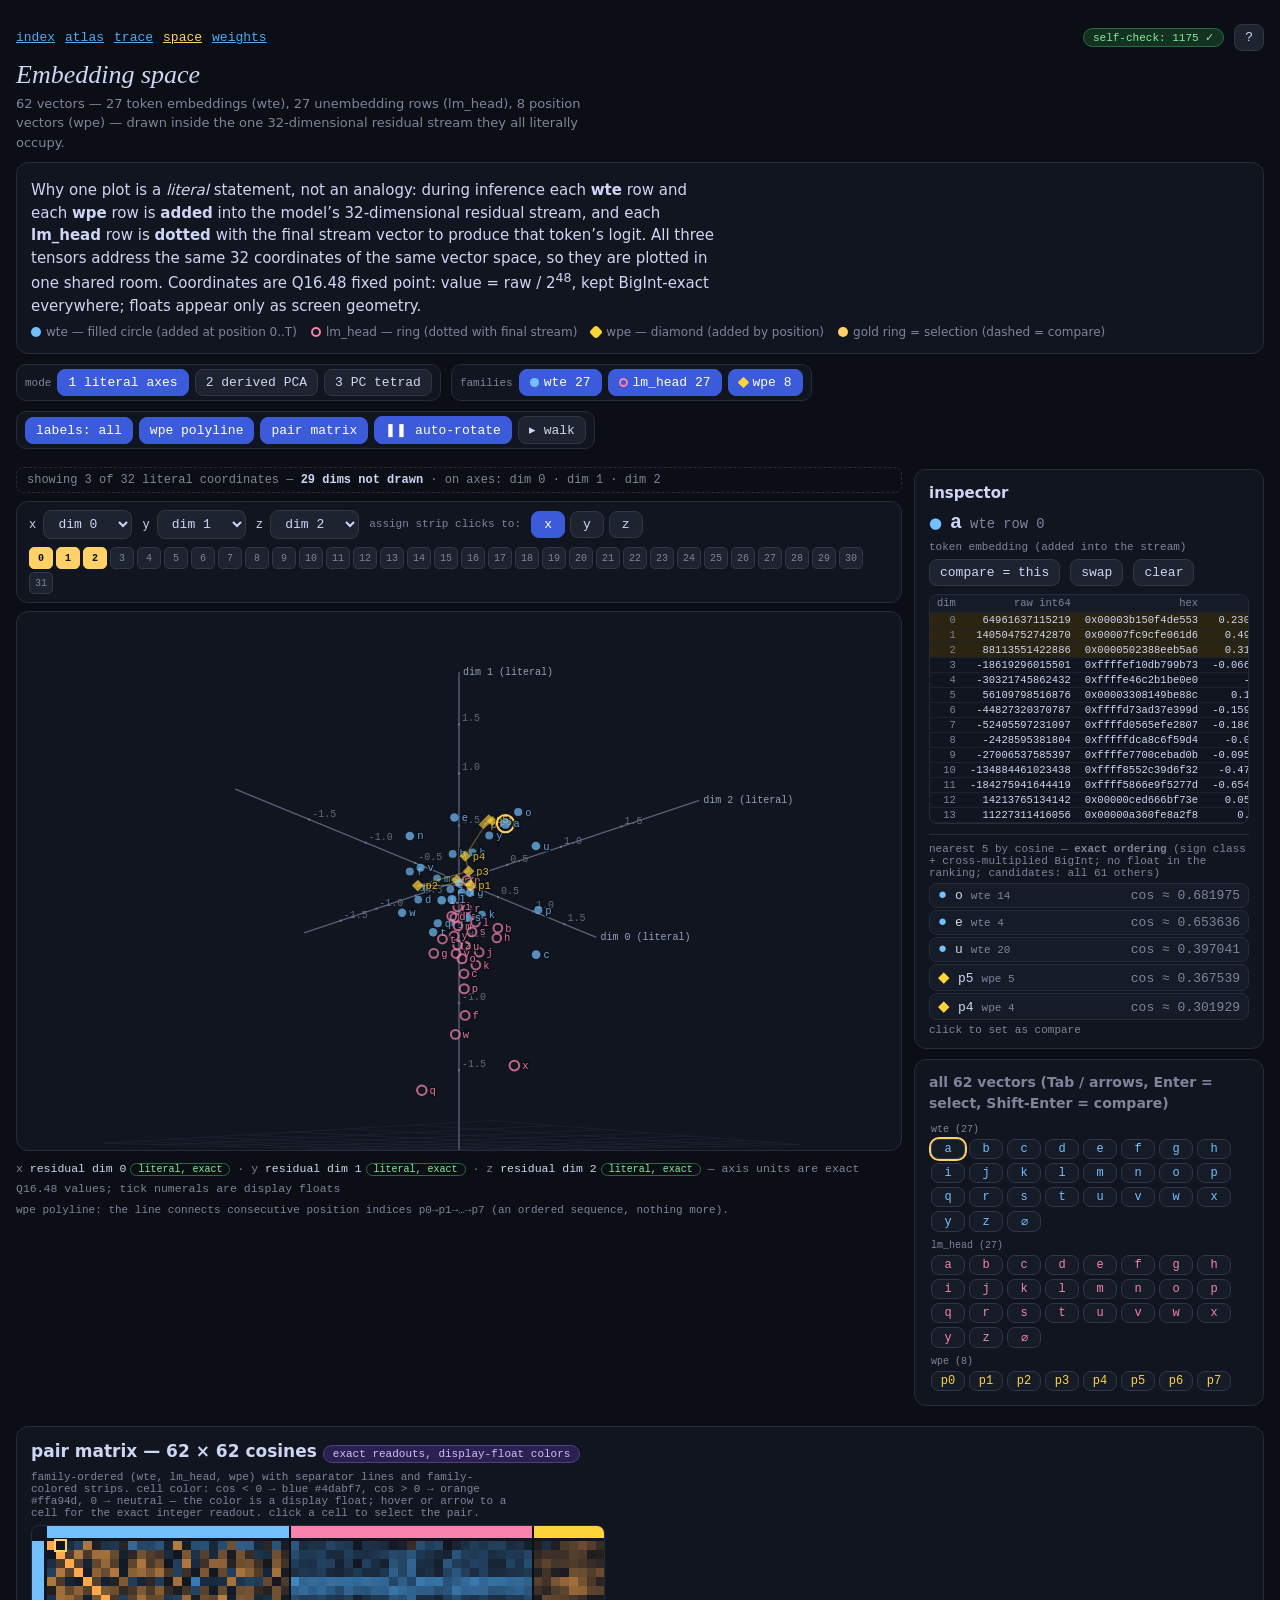
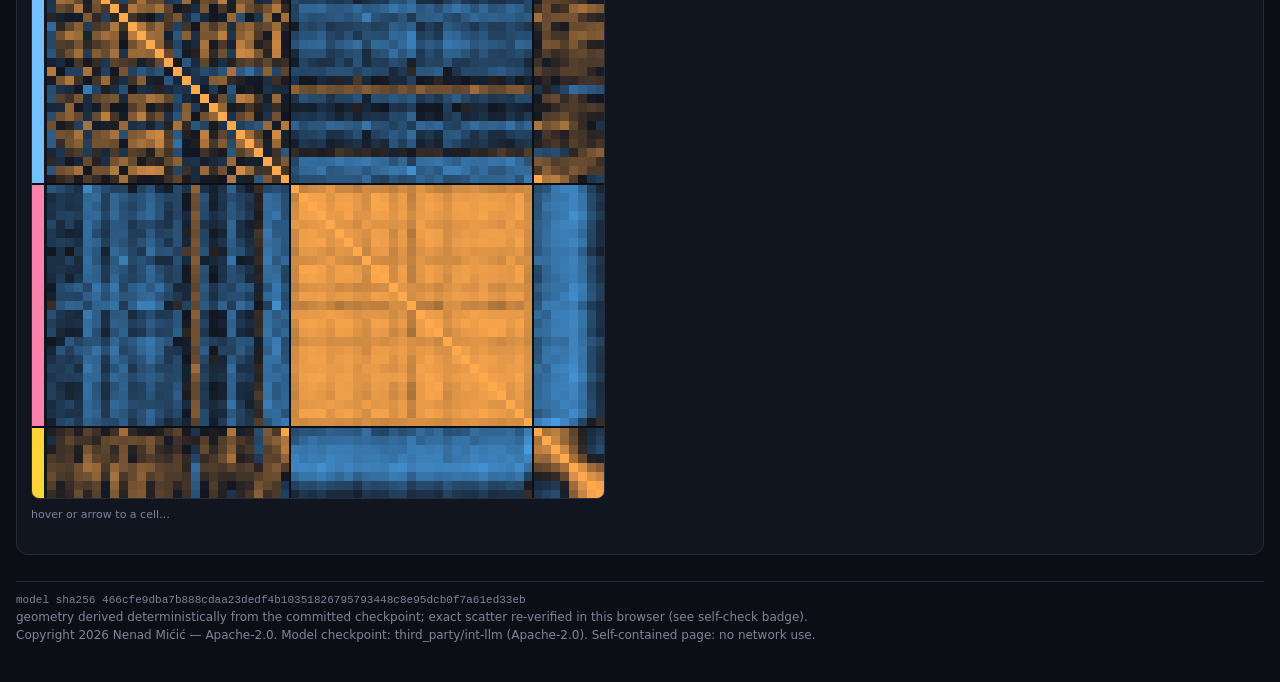
<file: site/space.html>
<!doctype html>
<html lang="en">
<head>
<meta charset="utf-8">
<meta name="viewport" content="width=device-width, initial-scale=1">
<title>space — 62 vectors, one 32-D room</title>
<!--
  Copyright 2026 Nenad Mićić
  SPDX-License-Identifier: Apache-2.0

  space.html — the embedding-space page of int-llm-viz.
  62 vectors (27 wte + 27 lm_head + 8 wpe) drawn in the one literal
  32-dimensional residual stream they all live in. MODE A plots three
  literal residual coordinates; MODES B/C plot derived PCA geometry
  (basis from wte's exact integer scatter). Raw data stays BigInt-exact;
  floats appear only as display geometry and are labeled as such.
  Every 3-D view auto-rotates gently (one revolution per 48 s) unless
  the user prefers reduced motion; grabbing a camera pauses it, content
  toggles do not. Self-contained: model checkpoint, parser, theme and
  geometry inlined.
-->
<style>
/*
 * Copyright 2026 Nenad Mićić
 * SPDX-License-Identifier: Apache-2.0
 *
 * theme.css — shared design tokens and base components for the
 * int-llm-viz pages. Dark instrument-panel dialect adopted from
 * the author's four-square-balance / three-square-balance viewers.
 *
 * Color grammar (validated against surface #0b0e14 for CVD separation
 * and WCAG contrast; see README "Design notes"):
 *   diverging (signed weights):  --neg #4dabf7  <- neutral gray -> --pos #ffa94d
 *   sequential (0..1 magnitude): surface -> --gold #ffd166 (amber ramp)
 *   categorical heads (fixed order): --h0..--h3
 *   categorical vector families (fixed order): --fam-wte/--fam-lmh/--fam-wpe
 *   status (badges only): --good / --bad
 */
:root {
  --bg: #0b0e14;
  --panel: #11151f;
  --panel2: #161b28;
  --line: #262c3a;
  --ink: #cdd6f4;
  --dim: #7f849c;
  --accent: #3b5bdb;
  --good: #40c057;
  --bad: #fa5252;
  --gold: #ffd166;
  --neg: #4dabf7;
  --pos: #ffa94d;
  --h0: #fa5252;
  --h1: #fab005;
  --h2: #38d9a9;
  --h3: #4dabf7;
  --fam-wte: #74c0fc;
  --fam-lmh: #f783ac;
  --fam-wpe: #ffd43b;
  --mono: ui-monospace, "SF Mono", Menlo, Consolas, monospace;
  --serif: Georgia, "Times New Roman", serif;
}

* { box-sizing: border-box; }

/* -------- narrow-width safety --------
 * The pages are full of long unbreakable tokens (48-digit exact
 * decimals, sha-256 hashes, two's-complement hex). overflow-wrap:
 * anywhere lets those break as a last resort instead of forcing
 * body-level horizontal scroll at narrow widths; spaces remain the
 * preferred break points, so prose is unaffected. min-width: 0 lets
 * flex/grid children shrink to fit instead of widening the page. */
* { min-width: 0; }
body { overflow-wrap: anywhere; }
pre { overflow-x: auto; }

html, body { margin: 0; padding: 0; }

body {
  background: var(--bg);
  color: var(--ink);
  font: 15px/1.5 system-ui, -apple-system, "Segoe UI", Roboto, sans-serif;
}

main { max-width: 1320px; margin: 0 auto; padding: 16px; }

h1 {
  font: italic 400 26px/1.25 var(--serif);
  margin: 8px 0 2px;
}
h1 .plain { font-style: normal; }
h2 { font-size: 17px; margin: 18px 0 6px; }
h3 { font-size: 14px; margin: 12px 0 4px; color: var(--dim); }

p { max-width: 72ch; }
a { color: var(--neg); }
a:hover { color: var(--gold); }

.sub { color: var(--dim); font-size: 13px; margin: 2px 0 10px; }

.eq, code, kbd, .mono { font-family: var(--mono); font-size: 0.92em; }

kbd {
  border: 1px solid var(--line);
  border-bottom-width: 2px;
  border-radius: 4px;
  background: var(--panel2);
  padding: 0 5px;
  font-size: 11px;
}

.card {
  background: var(--panel);
  border: 1px solid var(--line);
  border-radius: 12px;
  padding: 12px 14px;
  margin: 10px 0;
}

.row { display: flex; gap: 10px; flex-wrap: wrap; align-items: center; }

/* -------- controls -------- */
button, select, input[type="text"], input[type="number"] {
  font: 13px var(--mono);
  color: var(--ink);
  background: #1e2330;
  border: 1px solid #313646;
  border-radius: 8px;
  padding: 5px 10px;
}
button { cursor: pointer; }
button:hover { border-color: var(--dim); }
button.on, button.primary, button[aria-pressed="true"] {
  background: var(--accent);
  border-color: var(--accent);
  color: #fff;
}
input[type="range"] { accent-color: var(--accent); }

/* keyboard accessibility: an unmistakable focus ring */
:focus-visible {
  outline: 2px solid var(--gold);
  outline-offset: 1px;
  border-radius: 4px;
}

/* -------- badges -------- */
.badge {
  display: inline-block;
  font: 11px var(--mono);
  border-radius: 999px;
  padding: 2px 9px;
  border: 1px solid var(--line);
  color: var(--dim);
}
.badge.pass { color: #8ce99a; background: #143222; border-color: #2b6b43; }
.badge.fail { color: #ffa8a8; background: #3a1420; border-color: #7a2b3b; }
.badge.info { color: #d0bcff; background: #2b2150; border-color: #4c3f82; }

/* -------- legend -------- */
.legend { display: flex; gap: 14px; flex-wrap: wrap; font-size: 12px; color: var(--dim); }
.legend .sw {
  display: inline-block; width: 10px; height: 10px;
  border-radius: 3px; margin-right: 5px; vertical-align: -1px;
}

/* -------- tooltip -------- */
.tip {
  position: fixed;
  z-index: 40;
  pointer-events: none;
  background: rgba(9, 13, 21, 0.95);
  border: 1px solid var(--line);
  border-radius: 8px;
  padding: 7px 9px;
  font: 11px/1.5 var(--mono);
  color: var(--ink);
  max-width: 420px;
  display: none;
  overflow-wrap: break-word;
}
.tip .k { color: var(--dim); }

/* -------- help overlay -------- */
.help-overlay {
  position: fixed; inset: 0; z-index: 50;
  background: rgba(5, 7, 11, 0.8);
  display: none;
  align-items: flex-start; justify-content: center;
  padding: 40px 16px;
}
.help-overlay.open { display: flex; }
.help-box {
  background: var(--panel);
  border: 1px solid var(--line);
  border-radius: 12px;
  max-width: 640px; max-height: 85vh; overflow: auto;
  padding: 18px 22px;
}
.help-box h2 { margin-top: 4px; }

/* top navigation strip shared by all pages */
.topnav {
  display: flex; gap: 10px; align-items: baseline; flex-wrap: wrap;
  font-size: 13px; padding: 8px 0 0;
}
.topnav .here { color: var(--gold); }

footer {
  color: var(--dim); font-size: 12px;
  margin: 26px 0 14px; border-top: 1px solid var(--line); padding-top: 10px;
}

@media (max-width: 900px) {
  main { padding: 10px; }
  h1 { font-size: 21px; }
}


/* ---------- space.html page styles ---------- */
.navpad { flex: 1; }
.hidden { display: none !important; }

.toolbar { margin: 10px 0; }
.toolbar .grp {
  display: flex; gap: 6px; align-items: center; flex-wrap: wrap;
  padding: 4px 8px; border: 1px solid var(--line); border-radius: 10px;
  background: var(--panel);
}
.toolbar .grp .lbl { font: 11px var(--mono); color: var(--dim); }
.swdot { display: inline-block; width: 9px; height: 9px; border-radius: 50%;
         margin-right: 5px; vertical-align: -1px; }
.swdot.ring { background: transparent !important; border: 2px solid; }
.swdot.diam { border-radius: 1px; transform: rotate(45deg) scale(0.9); }

.viz-grid { display: flex; gap: 12px; align-items: flex-start; }
.viz-main { flex: 1 1 640px; min-width: 0; }
.viz-side { flex: 0 0 350px; min-width: 0; }

.banner {
  font: 12px var(--mono); color: var(--dim);
  border: 1px dashed var(--line); border-radius: 8px;
  padding: 5px 10px; margin: 8px 0;
}
.banner b { color: var(--ink); font-weight: 600; }
.banner.derived { border-color: #4c3f82; color: #d0bcff; }

.axisbar { margin: 8px 0; }
.axisbar select { min-width: 74px; }
.dimstrip { display: flex; flex-wrap: wrap; gap: 3px; margin-top: 8px; }
.dimstrip button {
  width: 24px; height: 22px; padding: 0; font-size: 10px;
  border-radius: 5px; color: var(--dim);
}
.dimstrip button.onaxis {
  color: #0b0e14; background: var(--gold); border-color: var(--gold);
  font-weight: 700;
}
.armgrp button { min-width: 34px; }

.stagewrap { position: relative; }
canvas.stage3d {
  display: block; width: 100%;
  background: var(--panel);
  border: 1px solid var(--line); border-radius: 12px;
  touch-action: none; cursor: grab;
}
canvas.stage3d:active { cursor: grabbing; }
#stage { height: 540px; }

.tetrad {
  display: grid; grid-template-columns: 1fr 1fr; gap: 10px;
}
.tpanel .ptitle {
  font: 11px var(--mono); color: var(--dim); margin: 0 0 4px 2px;
}
.tpanel .ptitle b { color: var(--ink); }
.tpanel canvas { height: 280px; }

.axis-readout {
  font-size: 11.5px; color: var(--dim);
  margin: 8px 0 0; line-height: 1.7;
}
.axis-readout .ax { color: var(--ink); }
.axis-readout .tag {
  border: 1px solid var(--line); border-radius: 999px;
  padding: 0 7px; font-size: 10px; margin-left: 4px;
}
.axis-readout .tag.lit { color: #8ce99a; border-color: #2b6b43; }
.axis-readout .tag.der { color: #d0bcff; border-color: #4c3f82; }
.subnote { font: 11px var(--mono); color: var(--dim); margin: 6px 0; }

/* ---------- inspector ---------- */
.inspector h2 { margin: 0 0 6px; font-size: 15px; }
.fam-glyph { font-size: 15px; }
.sel-head { display: flex; gap: 8px; align-items: baseline; flex-wrap: wrap; }
.sel-head .big { font: 700 20px var(--mono); }
.coordtable-wrap {
  max-height: 230px; overflow: auto;
  border: 1px solid var(--line); border-radius: 8px; margin: 8px 0;
}
table.coords { border-collapse: collapse; width: 100%; font: 10.5px var(--mono); }
table.coords th, table.coords td {
  text-align: right; padding: 1px 7px; white-space: nowrap;
  border-bottom: 1px solid #1b2130;
}
table.coords th {
  position: sticky; top: 0; background: var(--panel2); color: var(--dim);
  font-weight: 400;
}
table.coords td.d { color: var(--dim); }
table.coords tr.onax td { background: #2a2410; }
.pairbox { border-top: 1px solid var(--line); margin-top: 10px; padding-top: 8px; }
.pairbox .exact {
  font: 10.5px var(--mono); overflow-wrap: break-word;
  color: var(--ink); margin: 2px 0 8px;
}
.pairbox .k { color: var(--dim); font: 11px var(--mono); }
.nearlist { list-style: none; margin: 4px 0 0; padding: 0; }
.nearlist li { margin: 2px 0; }
.nearlist button {
  width: 100%; text-align: left; display: flex; gap: 8px; align-items: baseline;
  background: var(--panel2); border-color: var(--line); padding: 3px 8px;
}
.nearlist .cosv { margin-left: auto; color: var(--dim); }

.veclist {
  max-height: 300px; overflow: auto; display: flex; flex-wrap: wrap; gap: 4px;
  padding: 2px;
}
.veclist button {
  min-width: 34px; padding: 2px 6px; font-size: 12px;
  background: var(--panel2);
}
.veclist button.sel { outline: 2px solid var(--gold); }
.veclist button.cmp { outline: 2px dashed var(--gold); }
.veclist .fam-b { flex-basis: 100%; font: 10px var(--mono); color: var(--dim);
                  margin-top: 4px; }

/* ---------- pair matrix ---------- */
.matrix-wrap { overflow: auto; }
#matrix {
  display: block; background: var(--panel);
  border: 1px solid var(--line); border-radius: 8px;
  touch-action: none;
}
#matrixReadout {
  font-size: 11px; min-height: 3.2em; margin-top: 8px; color: var(--ink);
  overflow-wrap: break-word;
}
#matrixReadout .k { color: var(--dim); }

.help-box h3 { color: var(--ink); margin-top: 14px; }
.help-box table { border-collapse: collapse; font-size: 12.5px; }
.help-box td { padding: 2px 10px 2px 0; vertical-align: top; }
.help-box .note { color: var(--dim); font-size: 12px; }

footer .mono { overflow-wrap: break-word; }

@media (max-width: 980px) {
  .viz-grid { flex-direction: column; }
  .viz-side { flex: 1 1 auto; width: 100%; }
  #stage { height: 420px; }
}
@media (max-width: 560px) {
  .tetrad { grid-template-columns: 1fr; }
  #stage { height: 320px; }
  .tpanel canvas { height: 240px; }
}
</style>
</head>
<body>
<main>
<nav class="topnav mono">
  <a href="index.html">index</a>
  <a href="atlas.html">atlas</a>
  <a href="trace.html">trace</a>
  <a href="space.html" class="here" aria-current="page">space</a>
  <a href="weights.html">weights</a>
  <span class="navpad"></span>
  <span id="checkBadge" class="badge info">self-check: running…</span>
  <button id="helpBtn" aria-haspopup="dialog" title="help (?)">?</button>
</nav>

<h1>Embedding space</h1>
<p class="sub">62 vectors — 27 token embeddings (wte), 27 unembedding rows (lm_head),
8 position vectors (wpe) — drawn inside the one 32-dimensional residual stream
they all literally occupy.</p>

<section class="card">
  <p style="margin:4px 0">Why one plot is a <em>literal</em> statement, not an
  analogy: during inference each <b>wte</b> row and each <b>wpe</b> row is
  <b>added</b> into the model&#8217;s 32-dimensional residual stream, and each
  <b>lm_head</b> row is <b>dotted</b> with the final stream vector to produce
  that token&#8217;s logit. All three tensors address the same 32 coordinates
  of the same vector space, so they are plotted in one shared room.
  Coordinates are Q16.48 fixed point: value = raw / 2<sup>48</sup>, kept
  BigInt-exact everywhere; floats appear only as screen geometry.</p>
  <div class="legend" style="margin-top:6px">
    <span><span class="sw" style="background:#74c0fc;border-radius:50%"></span>wte — filled circle (added at position 0..T)</span>
    <span><span class="sw" style="background:transparent;border:2px solid #f783ac;border-radius:50%"></span>lm_head — ring (dotted with final stream)</span>
    <span><span class="sw" style="background:#ffd43b;transform:rotate(45deg)"></span>wpe — diamond (added by position)</span>
    <span><span class="sw" style="background:#ffd166;border-radius:50%"></span>gold ring = selection (dashed = compare)</span>
  </div>
</section>

<div class="row toolbar">
  <div class="grp" role="group" aria-label="view mode">
    <span class="lbl">mode</span>
    <button id="modeA" class="on" aria-pressed="true" title="key 1">1 literal axes</button>
    <button id="modeB" aria-pressed="false" title="key 2">2 derived PCA</button>
    <button id="modeC" aria-pressed="false" title="key 3">3 PC tetrad</button>
  </div>
  <div class="grp" role="group" aria-label="families">
    <span class="lbl">families</span>
    <button id="famWte" class="on" aria-pressed="true" title="key T"><span class="swdot" style="background:#74c0fc"></span>wte 27</button>
    <button id="famLmh" class="on" aria-pressed="true" title="key U"><span class="swdot ring" style="border-color:#f783ac"></span>lm_head 27</button>
    <button id="famWpe" class="on" aria-pressed="true" title="key P"><span class="swdot diam" style="background:#ffd43b"></span>wpe 8</button>
  </div>
  <div class="grp">
    <button id="labelsBtn" class="on" aria-pressed="true" title="key L">labels: all</button>
    <button id="polyBtn" class="on" aria-pressed="true" title="key O">wpe polyline</button>
    <button id="matrixBtn" aria-pressed="true" class="on" title="key D">pair matrix</button>
    <button id="rotBtn" aria-pressed="false"
      title="gently orbit the camera, one revolution per 48 s; grabbing a camera pauses it (A)">auto-rotate</button>
    <button id="walkBtn" aria-pressed="false"
      title="walk the selection through all 62 vectors, one per second (gold ring + inspector follow along)">&#9656; walk</button>
  </div>
</div>

<div class="viz-grid">
  <div class="viz-main">
    <div id="modeBanner" class="banner"></div>

    <div id="axisControls" class="axisbar card" style="padding:8px 12px">
      <div class="row">
        <label class="mono" style="font-size:12px">x <select id="dimX" aria-label="x axis residual dimension"></select></label>
        <label class="mono" style="font-size:12px">y <select id="dimY" aria-label="y axis residual dimension"></select></label>
        <label class="mono" style="font-size:12px">z <select id="dimZ" aria-label="z axis residual dimension"></select></label>
        <span class="lbl mono" style="color:var(--dim);font-size:11px">assign strip clicks to:</span>
        <span class="armgrp" role="group" aria-label="armed axis">
          <button id="armX" class="on" aria-pressed="true">x</button>
          <button id="armY" aria-pressed="false">y</button>
          <button id="armZ" aria-pressed="false">z</button>
        </span>
      </div>
      <div id="dimStrip" class="dimstrip" role="group"
           aria-label="32 residual dimensions; highlighted = currently on axis"></div>
    </div>

    <div id="derivedNote" class="banner derived hidden">
      derived axes — basis from <b>wte only</b>: exact integer scatter
      G = &#8721; (27&#183;x&#7522; &#8722; S)(27&#183;x&#7522; &#8722; S)&#7511; over the 27 wte rows;
      eigenvectors are IEEE-754 float64 <b>display geometry</b>.
      lm_head and wpe are <b>projected onto this wte-derived basis</b>.
    </div>

    <div id="stageWrap" class="stagewrap">
      <canvas id="stage" class="stage3d" tabindex="0"
        aria-label="3D scatter of the 62 vectors. Drag or arrow keys orbit, plus and minus zoom, R resets."></canvas>
    </div>

    <div id="tetradBar" class="row toolbar hidden" style="margin:8px 0 6px">
      <div class="grp" role="group" aria-label="tetrad camera">
        <span class="lbl">camera</span>
        <button id="linkBtn" class="on" aria-pressed="true" title="key K"></button>
      </div>
    </div>

    <div id="tetradWrap" class="tetrad hidden">
      <div class="tpanel"><p class="ptitle" id="pt0"></p><canvas id="tp0" class="stage3d" tabindex="0" aria-label="tetrad panel 1 of 4. Drag or arrow keys orbit; while cameras are linked all four panels turn together."></canvas></div>
      <div class="tpanel"><p class="ptitle" id="pt1"></p><canvas id="tp1" class="stage3d" tabindex="0" aria-label="tetrad panel 2 of 4. Drag or arrow keys orbit; while cameras are linked all four panels turn together."></canvas></div>
      <div class="tpanel"><p class="ptitle" id="pt2"></p><canvas id="tp2" class="stage3d" tabindex="0" aria-label="tetrad panel 3 of 4. Drag or arrow keys orbit; while cameras are linked all four panels turn together."></canvas></div>
      <div class="tpanel"><p class="ptitle" id="pt3"></p><canvas id="tp3" class="stage3d" tabindex="0" aria-label="tetrad panel 4 of 4. Drag or arrow keys orbit; while cameras are linked all four panels turn together."></canvas></div>
    </div>

    <div id="axisReadout" class="axis-readout mono"></div>
    <div id="polyNote" class="subnote">wpe polyline: the line connects consecutive
      position indices p0&#8594;p1&#8594;&#8230;&#8594;p7 (an ordered sequence, nothing more).</div>
  </div>

  <aside class="viz-side">
    <div class="card inspector" id="inspector">
      <h2>inspector</h2>
      <div id="inspBody"><p class="subnote">click a mark (or a chip below) to
      select it — gold ring in every view. <b>Shift-click</b> sets the compare
      vector (dashed gold). All readouts here are exact integers unless
      labeled as display rounding.</p></div>
    </div>
    <div class="card" id="listCard">
      <h3 style="margin-top:0">all 62 vectors (Tab / arrows, Enter = select,
        Shift-Enter = compare)</h3>
      <div id="vecList" class="veclist"></div>
    </div>
  </aside>
</div>

<section class="card" id="matrixCard">
  <h2 style="margin-top:0">pair matrix — 62 &#215; 62 cosines
    <span class="badge info">exact readouts, display-float colors</span></h2>
  <p class="subnote">family-ordered (wte, lm_head, wpe) with separator lines and
    family-colored strips. cell color: cos &lt; 0 &#8594; blue #4dabf7,
    cos &gt; 0 &#8594; orange #ffa94d, 0 &#8594; neutral — the color is a
    display float; hover or arrow to a cell for the exact integer readout.
    click a cell to select the pair.</p>
  <div class="matrix-wrap">
    <canvas id="matrix" tabindex="0"
      aria-label="62 by 62 cosine matrix. Arrow keys move the active cell, Enter selects the pair."></canvas>
  </div>
  <div id="matrixReadout"><span class="k">hover or arrow to a cell&#8230;</span></div>
</section>

<div class="help-overlay" id="helpOverlay" role="dialog" aria-modal="true" aria-label="help">
  <div class="help-box" id="helpBox" tabindex="-1">
    <h2>space — help</h2>
    <p>62 vectors from the committed checkpoint share one literal
    32-dimensional room: <b>wte</b> rows (tokens a..z plus &#8960; = BOS) and
    <b>wpe</b> rows (positions p0..p7) are <b>added</b> into the residual
    stream; <b>lm_head</b> rows are <b>dotted</b> with the final stream vector
    to make logits. Same 32 coordinates, same space — that is the whole
    justification, stated literally. This page makes no semantic claims;
    it shows exact quantities and labeled display geometry only.</p>

    <h3>literal vs derived axes</h3>
    <p><span class="tag" style="color:#8ce99a">MODE 1</span> plots three of the
    32 <b>literal</b> stored coordinates (a banner counts the 29 dims not
    drawn; solid axis lines, &#8220;literal, exact&#8221; tags).
    <span class="tag" style="color:#d0bcff">MODES 2/3</span> plot <b>derived</b>
    PCA geometry: the basis comes from wte&#8217;s exact integer scatter, its
    eigenvectors are float64 display geometry, and lm_head/wpe are projected
    onto that wte-derived basis (dashed axis lines, &#8220;derived&#8221; tags,
    violet provenance banner). Mode 3 shows four 3-PC subsets of PC1..PC4;
    each panel names the PC it omits and that PC&#8217;s share of wte variance.</p>

    <h3>encodings</h3>
    <table>
      <tr><td class="mono">#74c0fc filled circle</td><td>wte row (token embedding)</td></tr>
      <tr><td class="mono">#f783ac ring</td><td>lm_head row (unembedding)</td></tr>
      <tr><td class="mono">#ffd43b diamond</td><td>wpe row (position); optional polyline joins p0&#8594;p7 in index order</td></tr>
      <tr><td class="mono">text label</td><td>every mark carries its literal label: a..z, &#8960; (BOS), p0..p7</td></tr>
      <tr><td class="mono">mark size / brightness</td><td>3D depth (nearer = larger, brighter) — display geometry</td></tr>
      <tr><td class="mono">gold ring / dashed gold</td><td>selection / compare, mirrored in every view and panel</td></tr>
      <tr><td class="mono">matrix cell color</td><td>display-float cosine: blue negative, orange positive, neutral zero</td></tr>
    </table>

    <h3>exactness contract</h3>
    <p class="note">Exact (BigInt, never floats): raw Q16.48 coordinates, hex
    and decimal readouts, dot products (integers at Q32.96 scale), squared
    norms, the recomputed wte scatter G, and the <b>ordering</b> of the
    nearest-by-cosine list (sign classes + cross-multiplied comparisons).
    Display-only floats (labeled in place): screen projections, PCA
    eigenvectors/coordinates, tick values, matrix cell colors, and every
    rounded cosine numeral. The startup self-check re-parses the embedded
    checkpoint, re-hashes all 9 tensors, and re-derives G in this browser.</p>

    <h3>keyboard</h3>
    <table>
      <tr><td><kbd>1</kbd> <kbd>2</kbd> <kbd>3</kbd></td><td>mode: literal axes / derived PCA / PC tetrad</td></tr>
      <tr><td><kbd>T</kbd> <kbd>U</kbd> <kbd>P</kbd></td><td>toggle families wte / lm_head / wpe</td></tr>
      <tr><td><kbd>L</kbd></td><td>label density: all &#8596; selection only</td></tr>
      <tr><td><kbd>O</kbd></td><td>wpe polyline on/off</td></tr>
      <tr><td><kbd>D</kbd></td><td>pair matrix panel</td></tr>
      <tr><td><kbd>K</kbd></td><td>tetrad: link &#8596; unlink the four cameras (linked = orbit one panel, all four turn)</td></tr>
      <tr><td><kbd>A</kbd></td><td>auto-rotate on/off — a gentle orbit, one revolution per 48 s; grabbing a camera (drag, wheel, orbit keys, reset) pauses it, mode/family/matrix switches do not</td></tr>
      <tr><td>walk</td><td>(button) cycle the selection through all 62 vectors, one per second — gold ring and inspector follow; composes with auto-rotate; never starts by itself</td></tr>
      <tr><td><kbd>&#8592;&#8593;&#8594;&#8595;</kbd></td><td>orbit the focused canvas (yaw/pitch; linked tetrad: all four together); in the matrix: move the active cell</td></tr>
      <tr><td><kbd>+</kbd> <kbd>&#8722;</kbd></td><td>zoom the focused canvas (linked tetrad: all four)</td></tr>
      <tr><td><kbd>R</kbd></td><td>reset the focused canvas view (linked tetrad: the shared view)</td></tr>
      <tr><td><kbd>Tab</kbd>, <kbd>Enter</kbd>, <kbd>Shift-Enter</kbd></td><td>walk the vector chips; select / set compare</td></tr>
      <tr><td><kbd>Esc</kbd></td><td>close this overlay (or the matrix panel)</td></tr>
      <tr><td><kbd>?</kbd></td><td>toggle this overlay</td></tr>
    </table>
    <p class="note">mode-1 extras: x/y/z selects pick any of the 32 residual
    dims; the strip assigns a clicked dim to the armed axis.</p>
    <p><button id="helpClose">close (Esc)</button></p>
  </div>
</div>

<div class="tip" id="tip" aria-hidden="true"></div>

<footer>
  <div class="mono">model sha256 <span id="footSha"></span></div>
  <div>geometry derived deterministically from the committed checkpoint;
  exact scatter re-verified in this browser (see self-check badge).</div>
  <div>Copyright 2026 Nenad Mi&#263;i&#263; — Apache-2.0. Model checkpoint:
  third_party/int-llm (Apache-2.0). Self-contained page: no network use.</div>
</footer>
</main>
<script>
/*
 * Copyright 2026 Nenad Mićić
 * SPDX-License-Identifier: Apache-2.0
 *
 * mgw.js — exact in-browser parser for the MGW v1 checkpoint container
 * and exact Q16.48 formatting helpers.
 *
 * Exactness contract:
 *   - Every stored scalar is decoded into a BigInt64Array; no value ever
 *     passes through floating point on the way in.
 *   - Q48.toDecimalString() renders the exact decimal value of a Q16.48
 *     integer (finite: at most 48 fraction digits, since 2^-48 has a
 *     terminating decimal expansion).
 *   - Q48.toNumber() converts to IEEE-754 float64 for display geometry
 *     only. The conversion is exact if and only if |raw| < 2^53;
 *     Q48.isExactAsNumber() reports that. (Every weight in the committed
 *     model.mgw satisfies it; the build pipeline asserts this.)
 *   - fnv1a64() mirrors the C harness's checksum over the little-endian
 *     byte image of each tensor, so the page can prove it parsed the
 *     same bytes the C loader used.
 *
 * The MGW v1 layout implemented here follows microgpt_int.c:
 *   64-byte header  { "MGW\0", u32 version=1, u32 endian_tag=0x01020304,
 *                     u32 num_tensors, u64 index_offset, u64 data_offset }
 *   64-byte config  { 10 x i32: hidden_dim, num_heads, num_kv_heads,
 *                     head_dim, num_layers, intermediate_dim, vocab_size,
 *                     max_seq_len, rope_theta, lm_head_tied }
 *   num_tensors x 96-byte index entries
 *                   { char name[64], u64 num_elements, u64 data_offset,
 *                     u32 ndims, u32 shape[2], u32 reserved }
 *   packed int64 tensor data.
 *
 * The file format is host-native endian with a rejection tag; the
 * committed model.mgw was written on a little-endian host, and this
 * parser reads all fields explicitly little-endian, verifying the tag.
 */
"use strict";

const Q48 = (() => {
  const FRAC_BITS = 48n;
  const FP_ONE = 1n << FRAC_BITS;
  const MASK = FP_ONE - 1n;
  const EXACT_LIMIT = 1n << 53n;
  const POW5_48 = 5n ** 48n;

  /* Exact decimal string of raw/2^48 (terminating, trailing zeros trimmed). */
  function toDecimalString(raw) {
    const neg = raw < 0n;
    const a = neg ? -raw : raw;
    const ip = a >> FRAC_BITS;
    const fr = a & MASK;
    if (fr === 0n) return (neg ? "-" : "") + ip.toString();
    const fs = (fr * POW5_48).toString().padStart(48, "0").replace(/0+$/, "");
    return (neg ? "-" : "") + ip.toString() + "." + fs;
  }

  /* Generic exact decimal for other fixed-point scales (e.g. Q32.96 dot
   * products, where value = raw / 2^96). */
  function fixedToDecimalString(raw, fracBits) {
    const fb = BigInt(fracBits);
    const one = 1n << fb;
    const neg = raw < 0n;
    const a = neg ? -raw : raw;
    const ip = a / one;
    const fr = a % one;
    if (fr === 0n) return (neg ? "-" : "") + ip.toString();
    const fs = (fr * 5n ** fb).toString()
      .padStart(Number(fb), "0").replace(/0+$/, "");
    return (neg ? "-" : "") + ip.toString() + "." + fs;
  }

  /* float64 for display geometry. Exact iff |raw| < 2^53. */
  function toNumber(raw) { return Number(raw) / 2 ** 48; }
  function isExactAsNumber(raw) {
    return (raw < 0n ? -raw : raw) < EXACT_LIMIT;
  }

  /* 16-hex-digit two's-complement image (what the bytes on disk mean). */
  function toHex(raw) {
    return "0x" + BigInt.asUintN(64, raw).toString(16).padStart(16, "0");
  }

  return { FRAC_BITS, FP_ONE, toDecimalString, fixedToDecimalString,
           toNumber, isExactAsNumber, toHex };
})();

/* FNV-1a 64 over the little-endian 8-byte image of each element, in index
 * order — bit-compatible with fnv1a64() in tools/trace_harness.c. */
function fnv1a64(arr /* BigInt64Array */) {
  const PRIME = 1099511628211n, M = (1n << 64n) - 1n;
  let h = 1469598103934665603n;
  for (let i = 0; i < arr.length; i++) {
    let u = BigInt.asUintN(64, arr[i]);
    for (let b = 0; b < 8; b++) {
      h ^= u & 0xFFn;
      h = (h * PRIME) & M;
      u >>= 8n;
    }
  }
  return h; // BigInt, unsigned 64-bit
}

/* Exact integer dot product of two BigInt64Array slices. The result is a
 * plain BigInt at Q32.96 scale: value = result / 2^96. Summation of
 * arbitrary-precision integers is exact; nothing is rounded. */
function dotExact(a, b, aStart, bStart, len) {
  let s = 0n;
  for (let i = 0; i < len; i++)
    s += a[aStart + i] * b[bStart + i];
  return s;
}

function b64ToBytes(b64) {
  const bin = atob(b64);
  const out = new Uint8Array(bin.length);
  for (let i = 0; i < bin.length; i++) out[i] = bin.charCodeAt(i);
  return out;
}

/* Parse and validate an MGW v1 image. Throws Error on any structural
 * problem. Returns:
 *   { config, tensors: [{name, ndims, rows, cols, numElements,
 *                        dataOffset, raw: BigInt64Array}],
 *     byName: Map, weights: [tensors minus tokenizer/rng],
 *     uchars: "abc...", bos, vocabSize, rngState: BigInt(u64),
 *     numWeights, fileSize }
 */
function parseMGW(bytes /* Uint8Array */) {
  const HEADER_SIZE = 64, CONFIG_SIZE = 64, INDEX_ENTRY_SIZE = 96;
  const dv = new DataView(bytes.buffer, bytes.byteOffset, bytes.byteLength);
  const fail = (msg) => { throw new Error("MGW parse: " + msg); };

  if (bytes.length < HEADER_SIZE + CONFIG_SIZE) fail("file too small");
  if (!(bytes[0] === 0x4D && bytes[1] === 0x47 && bytes[2] === 0x57 &&
        bytes[3] === 0x00)) fail("bad magic (want \"MGW\\0\")");
  const version = dv.getUint32(4, true);
  if (version !== 1) fail("unsupported version " + version);
  const endianTag = dv.getUint32(8, true);
  if (endianTag !== 0x01020304) fail("endian tag mismatch (not little-endian)");
  const numTensors = dv.getUint32(12, true);
  const indexOffset = Number(dv.getBigUint64(16, true));
  const dataOffset = Number(dv.getBigUint64(24, true));
  for (let i = 32; i < 64; i++)
    if (bytes[i] !== 0) fail("nonzero reserved header byte at " + i);

  const cfgNames = ["hidden_dim", "num_heads", "num_kv_heads", "head_dim",
                    "num_layers", "intermediate_dim", "vocab_size",
                    "max_seq_len", "rope_theta", "lm_head_tied"];
  const config = {};
  cfgNames.forEach((n, i) => { config[n] = dv.getInt32(HEADER_SIZE + 4 * i, true); });

  if (indexOffset !== HEADER_SIZE + CONFIG_SIZE) fail("unexpected index offset");
  if (indexOffset + numTensors * INDEX_ENTRY_SIZE > bytes.length)
    fail("index exceeds file");
  if (dataOffset !== indexOffset + numTensors * INDEX_ENTRY_SIZE)
    fail("unexpected data offset");

  const tensors = [], byName = new Map();
  let end = dataOffset;
  for (let i = 0; i < numTensors; i++) {
    const off = indexOffset + i * INDEX_ENTRY_SIZE;
    let name = "";
    for (let j = 0; j < 64; j++) {
      const c = bytes[off + j];
      if (c === 0) break;
      name += String.fromCharCode(c);
    }
    const numElements = Number(dv.getBigUint64(off + 64, true));
    const tOff = Number(dv.getBigUint64(off + 72, true));
    const ndims = dv.getUint32(off + 80, true);
    const s0 = dv.getUint32(off + 84, true);
    const s1 = dv.getUint32(off + 88, true);
    if (ndims !== 1 && ndims !== 2) fail(name + ": bad ndims " + ndims);
    const rows = s0, cols = ndims === 2 ? s1 : 1;
    if (rows * cols !== numElements) fail(name + ": shape/count mismatch");
    if (tOff % 8 !== 0) fail(name + ": unaligned data");
    if (tOff + numElements * 8 > bytes.length) fail(name + ": data exceeds file");
    const raw = new BigInt64Array(numElements);
    for (let j = 0; j < numElements; j++)
      raw[j] = dv.getBigInt64(tOff + 8 * j, true);
    const t = { name, ndims, rows, cols, numElements, dataOffset: tOff, raw };
    tensors.push(t);
    byName.set(name, t);
    end = Math.max(end, tOff + numElements * 8);
  }
  if (end !== bytes.length) fail("trailing bytes after tensor data");

  const uc = byName.get("tokenizer.uchars");
  const rng = byName.get("rng.state");
  if (!uc || !rng) fail("missing tokenizer.uchars or rng.state");
  if (uc.numElements !== config.vocab_size - 1)
    fail("tokenizer.uchars length disagrees with config.vocab_size");
  let uchars = "";
  for (let i = 0; i < uc.numElements; i++)
    uchars += String.fromCharCode(Number(uc.raw[i]));

  const weights = tensors.filter(
    (t) => t.name !== "tokenizer.uchars" && t.name !== "rng.state");
  let numWeights = 0;
  for (const t of weights) numWeights += t.numElements;

  return {
    config, tensors, byName, weights, uchars,
    bos: config.vocab_size - 1, vocabSize: config.vocab_size,
    rngState: BigInt.asUintN(64, rng.raw[0]),
    numWeights, fileSize: bytes.length,
  };
}

/* Export for Node-based cross-checks; browsers just use the globals. */
if (typeof module !== "undefined" && module.exports)
  module.exports = { Q48, fnv1a64, dotExact, b64ToBytes, parseMGW };

</script>
<script>
"use strict";
/* ================= embedded data (build_site.py tokens) ================= */
const MGW_B64 = "[base64]/JfwAAprXuiCNQAABzm3nbEO///+DgGyts5P//jOibFAgzAACdOX7TOtf//wco/l5W0P//1FlvjMr9//8LresMcOf//zJvncNShf//fSf16WZY//8+92tm7QwAAPii6A82CgAAN/EKdYHo///s3qPV7RcAAPt1VvF1BgAAcJHQxzUdAABgC2AnRfL//4rbQ7WtDQAAc69F6AL3//+XrbFA+rX//8tZPDJfwv//q6GKrQbSAADkg+ko8A4AAMkL9/Kn////jpTSWBr+//9tzU2W5x8AANtLUxQUlQAAv6iXvJoeAAD2HTHyq+r//6RRWJYQg///9d6aM1gnAAAiIh+stloAABkpDzKEyf//5OErDU01AAAQdnoqY4H//5zXuQYo2///XVx4Pwp6//9qtuWar4gAAGMnDgb1wQAATUXHX74ZAADDZa2yPhUAAOUjItja3P//Gq4j+B6e//8ep4rfIS0AAOLtkKgDEgAACBc8MQ33///WE+SSl+b///4VUHxxQgAAQJYasDkUAQCGpbxRalgAAFrsdVsXuwAA5rT045zh/v+WW9VPghf//71QRdsIqf//HS1SbKSzAAAOcBNFGXUAAOb/i9c0+///bmx+mqqw///Q4KcOwtH//6P7aYG1L///osFdqxB7AACpZ7dGGUIAAOZg9YCOeAAALoG7vnFn//+/eB0o/2UAAAfLzRUk////gQ4Z1Ltg///BeuR2ztP//9/uphQ9af//VAfkXSELAABysXQCD3z///bk5an+xv//NXWfn/hMAAA2Vov84hMAAJJ229xuaAAAujAN1d47AADpu6j0TSAAAGi/DiqE8P//nkhLRzjX//9hRLZmoUT//zhZ3F5EbwAAu83Cs1TF//+FTyWUuTEAAB7a3rvd+f//MXNATURu///E8tz65rH//1k9SaDaiAAAoVHWcpd7AAAOeAM1PcD///hrnNgwRgAAhAGLqcbR/v9BUnTA3QsAANTS1Un2rAAA2c8mwYtO///yAJ0p/BwAAK5G4xXeAwAAO3OjsNpq//+rtELvfvD//yZIBH11av//+SGrfp70//8qsjtLKtj//1Um4VVcHwAAQZrDlgudAADCIJNnI+P//xbVzZMTnAAAPLrDDRReAAAPU9URc5L//3bpHHe7yP//ULypXSbj//+t+mH5nxEAADN2n4ib9P//feeDMnv4//9svwlElFsBAM9dQowiKwAAQWuDZmHm//+iOy9zM6b//7aU0pA6tP//fsAokX18///y6D8ihUIAAD47XDAYGgAA8AicRybE//+nwXxrUtX//+AOoRbx3v//2zG3Icri//8I+gpOdosAABYkRyro1v//ZHpYQKjJ//8qMkX79nIAAFQ8i4NSJAAAi4TwFdgnAAD5CyGdplEAACKdVs61KQAADq9F8D05//+4edcQ36H//7wnpBXO9///49bv8DuM//+vR5rP8AAAAAhgFmZcBf///4Zks0my//+2sxfJsuz//3SbNb+4RQAAB7Q7KJk2AACzZBFESMT//8OdXCpZ7///pnntczoRAABOU16vmBAAAOkpxl2/4P//NKgoPVsO//83rtrt08v//4Co9hR3mAAAINC/DAFyAABVevhrwuf//5Sd5CeKyf//0LnZs4/W//8PGJYZsXIAAELJgsJ2AQAApm+2nrW0//8FIh5OZcT//21xB8lu5f//+fD2ys8uAADaiWMYTYf//yuWXOF5PgAAc0V8ehmR//+/7Cp/KDQAAGppxnkxsP//vLghHFUBAADb1tUyLvH//3RDxZr44f//QK6vuqRLAADZaoGDHt3//0P6ADwh6///ljf4fo7k///uLcOLmRoAAKvMkSf39v//Vm9cnX8UAADNWnFIdB8AAAJuovUpNwAAHGSWNuQsAADjSeHVgiUAACDMTpKl1///JLanlxg2//+uuvAJ7Nv//4Kh0S17QgAAhya14nkrAACpwu4Yq/b///bkywRMwf//SjgFwrbX//+dR3V/w+n//4E93oLa+P//89EcE8my///dLGoSlQQAAMquxHK04P//rqii6foZAADFVIK9QN///0C/zncGsv//NKsDBumj//+4DSavyb7//9d1xWMUngAATEF3spL8///LNoVnoFwAAD6Y8CD3WQAAoZgKiL6C//8D8KN5T1EAAGKrjkAjMQAA8wxO27jk//9/98nBC6H//0Sb7CIL4wAAPSjoyl2z//9ZtdY4ip8AAOMzO7WbGwAATyWjt6n/AABk1ZJcNJP///eMrB89lP//wzJ4Zx6R//+3Ww0l15IAAAult7UrYAAA3kM+ngoKAAAj/QjCVWf//72ZqX4U/P7/54wcVhOE//9lp1jlbnwAABIdkB7otP//DLUxepxXAAB8D/k1dWkAADov1vMF2v//ektie65yAAAdQ4sytOr//yd6RAj+VgAARILbQJSI//8r6U1xuNz//yWr8rxUaAAAy60GTha8//8vunQA/yABAOHnYLSIQAAAxL+M5CwHAAAXT5rMJ7j//4q2kq0SJQAAbinvf5Z0AAAMlN9LGxgAANqLgawIBwAATuv1zjfOAADUMOlZJMj//3nVZWsPFQAAu1SMFWHb//9wexyiwzAAAIaKDMo6lP//craN6Q4FAABLgZW1VBkAAAs5S/BA8f//V1QIGubD///6QSMv4c7//2Ll0KCTFwAA2sLVGdZ7AAAFih7CSL7///C+YYp3y///PgBAbcHG//8MduFvyQAAAL4RERbO////pC99YzXv//9pbRYV5vn//6hxAgRx7f7/IgooaGQd///XhGgF0UEAALi8OxgH8v//VBQeyRlQAABtakjei+H//5a/BMxos///hwY6omPz//+qfOAfaPL//4yy44oxBwAAUyoKc/mS//9/cl6YD/P//5fq+y/GuP//GEorcV7C//8AM7mO2tb//1W91lveAgAAfe73Om/p//+DJ1MeqRwAALtD622hFQAARJqf9hDZ//+HmqQiqxsAAPtYCHYDy////jRc0OwsAABAca3TrykAAGtoPx8ulP//l1b0I4EdAAAKevm9FXoAAJsXB/Hh4f//LjWq0m95//8j/2w2EtX//9bJ8FbAiv//4acw/IOV//+O2jNcunb//0pEBV4qq///TigpUZgwAACtw7H+7fr//97Pex0o2wEA6A0auhD///+xTXIDHwkAAD/dP1KF8P//wtkOuYnQ//8pcK8IqfP//9Ly1XFRLwAAYMww/8RsAAB3h+MKjIIAAPLfNQqkX///K9E4uSig///OwFocJ2oAAKk56EU5agAAyFD5Gwjf/v/oNJSD7/f//zb+eYRgRwAAteqDJfMKAACZXdG7O4D//+50T8XxEf//hgS3xRIeAAD6rPPu1moAAIaSSNK4LAAAakl8OnNhAADutyRF+9P//6hBbhWm6v//xwL5xcjx//+C3SHiqU7//5433Uptjv//mx5GF8W2//93OOZbdOD//8al7NJEOgAAHhAdO5Ts///t1/NU8BABAEps+zOSlf//zkqhkCBaAAArUgq9oqMAAOEXT+I3EwAAkEYgOZXp///ITZjoKeb//xZi0Mesof//yWZOtTj5AABNy3ncHez//6HNvgY6NQAAL48GK7wWAABm6WE0kpn//1LDe02L+P7/nhoepPJhAAAMjXFmUCcAAE5Hh+xz/P//0x9yXT+o//+VcRYP3jP//wq4jN5YMwAAyfe+iBwQAABrxtSnj67//ztqCHuJwv//v1V8awG9///oNCOZ/yQAAMU3uHK1MgAAr/BihkN4AACcwjaCVwkAAGwbymqcyf//RNSDDfPb///wjDnNhf3//26MfOQRXP//+BN8uYYBAQDm5pJkk+T//1sDSqp/fgAAxta46epXAADY5e/p+3gAABFCSBcjrf//kczMaz5jAADYEr3wAd3//woK+pVXbQEAppnNAaNUAACmRU8hVhoAAMOi/XQkx///aYJPJS0FAABpQF5kND7//+s6+WjsQgAA/wxDk44hAAAwMkuE4lb//23E5oO3mP//jb/gx37T//94EOPUbz4AAMbi53UprP//dxLhqVFQAABlQEQb1zoAAJTa+ZYoOAAA6m3OQ+qH//9yVMBEblsAAItamA3PgP//lnvx5r4KAACluJLSbdP//4JKbwrVTwAAtCSMkpyZ//9suU43X4X//yxeLZyKBwEAqVhYB/iOAAAwhfep6S0AAFYhXQFBr///iL/NtvgEAABMaMbV4Nv//884H8SlzgAAn7+flUPj//8hnIffwPQAAFI2H+/OUQAAKWZW/Uvw//8TrXWUtj8AAGIo4Nsyuf//YpMxCVUq//9qxt3JjE4AAGD+AEvqt///KcuPJ0wYAABiaoAwHgUAACUXa/+kjv///XiigdqBAABTDTviukoAAKppxaa+6P//XOmj1nKI///ira3ouUUAAGI1L9Xc5f//79iMJu7x//8WIJQASvv//3Cm1qgNFwAA40qKuCau///gm9W/w53//6KYgzZEhv//2mW5A6zy//+98XzV7ecAAO6DN9E60gAAkT6R+y3E//9EEZiydcf//2RyFHVFe///ezUeCP8FAABM4JmBixQAAD4dd3/YMQAAoORChKsoAADLX4ZYMBUAAH/BCNG75f//pa2OBGcZAABFZAQ3IgcAAOMnQMMrSQAAEDrQ+xEsAAAYmlZ0Pu///xxyIaAMqf//W1dcXXJjAACo0oWotUQAABXr4AuVKwAAS2Bu3fwAAAAUnbbhFdT//xWcF9cjQgAA6JbT9wiUAAADzwZGs20AANZPTzxghwAAYgZCToBCAACAj6MpaYcAAC1EWZNpA///FGMsgsdD//9elx5GDSQAAOSC1dgNBAAAtWLsB0St///qvkQz+EH//2sGYpvyi///Nd1CG5pg//9MdeeCfRgAAP7vYXL5JAAAXcdHF0b7//8VWb4IZJEAAFXNYgiExP//S3hRCCS6//+dQYcO6e///48O7oCIiv//t3Hzc2bv///3QAoVs14BADjBU2cRff//kIVyQdU3AABiPbwEaX0AAMxjRN6lKQAA15VWWMRdAAAk5MZdZr3//5AyMeeDsf//JEpKhI/N///XUF3CzacAAGzDPyRT2f//adMNHi5OAADm5Q0i+Nn//4vgugpkc///xHiZcfiR//9YNFIxsNX//w8V3v2yTQAAYHO4QzYZAAABg/Rgp08AALh8FlvN8f///oXDQ1Cm//+XjYji43MAACAj5gBHOQAAyj3l73UhAADvAz9z2iEAAE0w2u8/6f//236n8n/N///v1kPWt+n//05RwciX6f//NrsW063d//90Kxguf1z///e0LHoVp///vez1JDe7//94j3iIAF0AAPcHQLncZwAA2VxZp1k/AACGLZXGMgsAABi+lcoyUf//sCoq7Kms///ABzQnlmkAAD+opR63p///rJLtNP0SAAAglmC4wrn//9xpjS3Asf//BfdA3ynP//8Ms6uH804AAHTx0se+EQAA1TyjSw92AAANcds9UwYAABzDD2BmTwAAk/15AZOZAABquGG4Xo///11abbK6UQAA1hykiVMOAAAl0mjxMJr//8PuT7CK7v//LxsHaOHM///cNrokN20AAIQro920FwAAY/u+MiNBAAA9eOLkOFUAACYSmi7sTAAA5wA0E2u7AABTwl8Hyj8AAIujaxkMAQAAgHewyu2i//+BVhcrTggAAHnPU27qPgAA6eu+phxBAAAUOxVKgnn//9s+GkumQAAAZJZpnk5DAABXntkBx1sAAPMVYm24uf//MYDQJbXi//84mjDWsOf//xtldNfeGQAAHqotpf8ZAADsCXjzAB4AAAWff+Gr9v//o4wnc+MrAABYs5G0QvT//0iFB2MToP//u+ZhjpaDAADv1ORWWSUAAOKbxBXIBgAAnI7FNB9hAACJ4LDh4KL//+cAEMPlGAAAWsrzZo5xAAAzZ0o2iTwAAPyXa2eIigAAAjOMg0bM//+SeBe+nCsAAGwwrxElBAAA1QqnwnDE///KhaRfS6v//8JG7gi4/f//suM4toD////Z5npDiLn//7HPHmze+P//KRN48JHN///xsu8bLvT//9j1WDvoCAAAhjbTAxotAAAD0Jr4OfL///hZJctSpP//aJHgFKYiAAA/9TvrYcb//7z95e1ojf//VKGe/Kmf//+8iIiEAtT//8tE1L0aGwAA4xdr8Ph///+LaLJAOT0AAE+uoNrghgAAEaCDJM3i///gnyQw+JoAAEExqwbaoAAAeuNvjSzP//82JquQAfv//5riGYg95///T+chuUqC//8Jfa3FXvr//8hJY1Nu5///GN+ryhu5///+Iy6y++H//+T2znjCQQAAxVPOnWIDAACaA6Am/O3//4F/spnalP//65L468crAACQ/Kg+OR8AANn9iw+qff//7iCf39WZ///CsvMPDyAAAPy3CqnJVP//j87C6WT5//9YbTM06Jz//6d9vw9svf//SrKlqS8gAABamgTbVsP//5dj737Kkv//PbL9n3jN//+jN4nhZT4AAL8GgMfU3f//wERfTfRlAABNGmPpHogAALabhnslgf//QDaL2vE5AABEBkQOzJsAAOuqS3wPkv//X3ZbkGlEAADtFe7vrCgAAErHPFfAsf//W1nVFC1xAAD/Fut2DygAAEuRRqXfNAAAihYdRFQXAADjThaFX5L//xBWXNEVbP//+MFI/a2QAAAik9hkTJ///wMWsJD0egAAHZdOR5mC//8d31Flu/z+/0MhgpSErf//7k7DQFZzAABuqG5S4+3//yiupXYBNgAAg73txAQxAACnO2bEgKAAAJMgwWPEHwAAaW0OnvATAABx9G3l2k0AAIKkea+lhv7/WypC4KRy///msg2DYMT//64sUGZr8f//Kvlxh+nR///cNsbK+fH//yHQug4t/f//1oua3JPi//94bMwAwEoAAJHJwX0uHgAAmgtzrYwOAABXpzbvu7z//0eV315ojf//wxBeSSbT//8JQ+trCPb//4zATBpyNf//0NWzFJ5ZAAAiw4IjJKQAAKbn/UuubgAAxdgmdgj1//8pRt62NTcAAO73As76AgAAFNUJJGoRAACcxMswsOf//7pkdDx34v//FaDzOdMzAAD7LibQ5uz//9TjpkrkMgAA6Huj8/Og//92RO7FXeYAAN5Hhsnpu///kJU/WKtDAABqVAQRojAAAIWxJ4ByoAAA82kC2+GK//89ubGRUlP//3xlMDlhPgEAbORavAz/AABwz+6tuYsAAAJ1d71LMgAAzDZIVMM1AADqR2sNM////+s3DL9H1AAAKbTNKwAFAABnf8TdRdgBAEcdxSpoXAAAUdgYXIUWAAAdkB+GTqj//zoCoWOm3v//ZFi1JVv5/v8ncAGWITQAAD3BjNcoewAA0NHY65cj//+8ud3s2cv//woNtM5EMP//POCFYPPN//90d8qy9qEAAJ6fnkZTWwAAKjvrBUTG//9dF1LkUsT//y2w6g8hlP//32PcG3/e///SIdIzELL//4exw+qr8///C6dYFRDX//9zXSuWZzIAANdv5sJS4f//MpD7PUCt//9ZikVi6LkAAJk98oEoQAAA8bvkJwJgAADQ90nXcxkAAKRdKArNvf//PTLlp02U//83HQbiTTUAAHVTMRV/yf//A0HrF/d8AADU3735+vX//64uqvZlPwAAiOBS1lVQAADTwcLztZb//xIm6TLikv//ay+crlwiAAD59GYJQb///3EWwjLIvf//Ad9DSnu4//+ZW9Vwgcr//3pdyFjXcAAAmGwwThpPAACkvCl4uxoAAFtWSooNQAAA51UYIkwFAACq3ur8Hc7//6NDrykl7v//vn4n4N+b//8HnfoJEx8AAEyzFVapfQAA7A+V9WX2///pWOx2/////8eMR+6Rjv//NWEdsnVcAAByzTKXrgwAAJ3vjL+GKgAAGInmjVLP//9sylv9I7n//xAdd+TiKQAAHudVxiD5//8pu6JyCNX//+E3uUyj9f//mU0UD08OAABQtns6HcP//8EMfiucKgAAYq6q+DPX//+X0RqIhPX//2mlS3sG7///B0qlOATk//+3MhXyEbj//455Tc8jBAAAwUWeRubd//8Bs7APE0kAANDphM2PIQAAk70Q4VMAAAAjVIlU71AAAOsx9GmnfwAA+Y3fncYQAAAysTDDLkQAAOhznSGUSQAAcC2VaJwyAAD2b7TUZt/+/4gQZHtrA///93nNqojc///AZ3Y4J4P//9KsD7ZV5wAAzphXV1ja//9gMw9vu93//xviboMbw///NQPe6idRAACj0DbLZP3//1b7GKoyLgAAJHiVMCAXAAC8CsbqdKb//0gozl+yBQAAXaqeowPk//9tkODoSkEAAEXsA77uhwAAg3vE5aRhAAD2x5jwSv7///0oNMImpgAAWR47l/xKAADSAhIQ69v//0eXM5T7+///2v7iCL5HAAAkMORo/QAAAPo+GADgLAAAHorJON1TAACu4O8qCyAAACM7Geremf//KtYvxXLcAADqOwQ0y6n//w2ORujR5v//tcbV4p9a//80jq2zPQMAABev3KniGQAAvxU0TcBr///HsbzNaeUAAMP1SxY/OwAAfOOdQSQ6AAABaXm3MHIAAKOBcuHRMgAAc338zvHI//8yQw9DAUgAAEtJus4QoP//UFPL58pSAQARyOGtRTMAAEcMz2rZ8///nrAINIq2///oRYx/QywAAHre0gqjDP//mFaEIjUwAADEe7F0/TEAANz7IX0plf//AOPGpbrn//+5/rlhMjL//xxHu6kdQAAAi4vQMnbf///35tHRPyMAAKkJjbmPAwAAEhKGRor9//8EkDtLpPz//4xzyqYp+v//kyd7dpr5///xiAEBFQEAANpYOu9JIv//XDIpkzLy///udRYdwgAAAI/oJRTGBQAAf9FGa6zj//+iyOqESyMAAFndub5c/f//VYlHNt7+///sy5qhOQYAABR3p/Y9+P//+YSJLSoEAABGdOciZvn//8nc51Pq+P//5mwUQ+QCAAD+FNe+a/7//71pPfAmBQAAbspnQz8IAABYEETzYwAAAGts4otqAAAAUX8L31sBAAAaikGlSP///1hL1fLpAQAAMxuOCdr7//+PB7fgYQMAACKRCNlz+f//NvsF/vIMAAD62doNLgMAAMy+wM5kBQAAlG/NN/f2//9noosh+gIAAGNYuTRV+f//6fSktgMHAADV7sOeIyD//9vL/ryz+f//lhAuJ9b9//9/oOYQtf////Ft8JQY5///Bg4xY3UZAADp7MsaJPz//3UvIDPA+///Q+y/cQLz//8I0/jf3fv//1IfodwJAQAAf/TdTDXu//9vayGHt/j//wV+LnFABQAAJPOF+PP3//9Bby58GgQAAOiS+vWWCgAA6dcCylH4///lxLFqzAEAAMpO3l99AQAAud/bMsf4//+fP2x/bfr//5JiT+vuAAAALxsREQwHAABBG105Cvv///jv6Qb3AAAAGWW8CZHu//9KvMEmMuX//3EOLH0JLwAA3fZNH7r+//89mBQg41kAAClxeiSTCAAAoeUoxCq5/v/eAswrKN///4elDmMtJgAAiYQYk4P5//8hlV4g2Q0AAKPs9FJTrP//ZhswoTDs//+0LQydht///25wsQKaMgAAdD6L5BAQAAANV7i+/IMAAELoYx8dxv//qRbIjfWiAABccG7fU9X//+SU4aw+7f//pW+dZuIDAACYrmjc7x0AAKe3bk3kq///uCoQkgLO//+AgadGeh0AAAya88hPDwAAuKWNUvEFAAAkQSJBfVH//1ohoRrhGQAA/+M18N30///MkBsDgToAAHV5KqDVq///z6OkbKjm//+Qi9ajCdz//2F1FZ+M5v//8yPvYg9XAADpI22l4jMAAPgM5oZZuv7/lbehebDh//9Y1qLMrrb//zBS6mzd7v//cjpRzozj//8KQEVzbK///0O70h97EgAA5LCgW5FQAABtJ9Vvo9L//+RJ7ZRDIAAAL3lE47hyAABm3z0gWsL//0bAtpKIYwAAZxowm04TAADhItMipikAAKxRPcDktv//Wyvqvtzx///gGky6u97//8hRNv1JCwAAUk8ibPvo///y3p6FTd///z3jVwFA2v//cY3DulnB//8SuD6VgiAAANS/fXLzv///QBvIPYYRAAAQ38KYCwgAALaN7cIVEwAAnisMK8UTAABu9Wa/SisAACAyWjRINAAAWqM/Vzo2AADO4Z3Hexn//01dDjXmzf//5HencoTH//8ehetvnDQAAOBfe02kLQAAX7xrbWa5//8apbC9SREAAMyk7talLgAABywqtBza//9P1QOjchoAAEwES4KWcQAAqh+R/iqk//8X/WtFnzMAAIfstDiIJwAAe37Box/U///Ryfxrvaz//8eWNg39wv//G4jHXrEzAAAIqHh/oHQAAEEfmB4fp///707+kc4NAAB2+Jh31tj//yiwlqpj2f//cxSRYeASAACVm0AlFdD//82ZWhCT+f//q6aYA+8NAABkEQmqgzsAAEcVOe3oBAAA98IeJm8SAAAsyraWSrr//1vc9bvvUAAAHJiJXTpe//+qIsgq97f//7XAQpOR6f//I4eOBm3i//9TZenqLbcAAIzmvENdcf//uF3EweIKAAD7kLZI+fX//2uxAqRw6P//75r3nFrs//9Q5McO/QMAAI/n0A607v//0mGv5Qd/AADIh+IuYvT//yodr1+30P//klD3jlKi//8iESIiutb//+ZPWGxJCAAAId9vQBQfAAB/2jWO1dD//6BxzE54uv//T+wD8iG0///i7Z/YuwwAAAOWJSY99f//kDZGq4PP///hdneQcZP//6FBFUXSXAAAL8Qg8+CuAABHEmShYgYAAEoJTgVcDAAAQyRkgGCI////mc8FFFIAABWtNzjrwf//aF22kxyj///9JNn8MwsAAKVoxPUL7v//lF31RO7kAABAMURiFJT//6fc2KQGKgAA8mlrdcoKAAArvQUYLur//69FAqo3HQAA7Ks9bEjv//8ieVb2S+X//x5iBba1aQAAfnmfTbz5//+5mCQvNf7//6NloF9OsP//Ff3EWsy9//+8b0ZB3AEAAHigZdOU9///p2EG4V4FAAA1S2E55gMAAANHBmMaz///Yz5DGDojAADZClbLKSQAAEPlbzQ83f//+DfKBsVl//8Scge+0o4AAJn+8pKLxwAAdsKafibo//9aTO97WS8AAPGCFppKX///13i+PPXN//++Zp1D8DMAAKCNK6z6hv//4AZEm2sUAACt07B6BAMAABl813QWIQEAeXu9LFST///SuHW81iIAANE24TxjBgAAcMVjZw8MAADwTMyFxh4AANo8UBF32P//3hPeY7/d//91lyEWNBgAAGdsUIuNvv//6i+yIzbT//8+alt83+n//9TgRw44+v//WJcE7j8SAAD2s85I7yAAAIN+dIc1BQAACtyl1s/t///ve/KnUPL//wXJ2jdcUAAAR++F6skuAAC5GWfkoxoAAC8v2MI7UP//drm6bq6pAADt6H8RENkAAPizx8Q5tv//7CG2d80qAAB0Ca27HRb//8O4Z7l+mf//vjMG8qd+AAA58kZhr5b//29u3DQ0RQAAATldy1kJAACVY3W+5nkBANZ3BHT4k///WLsTunYNAAANZmG8Yvn//6793laV2///Wbt//tnz///3jTwLKIb//0hj/x1z2v//GJc3r2MmAAALw87OjrD//+ALY3w/qP///oMLD67v//9veHjtktj//4mzvQ8H0P//0kZ+6PYoAAC7DkeHhQIAAIUkC0aR0P//3OmIjh0VAAAzNjduG4cAAJr0r7x4WgAAWNU9mIUVAADkJ0vdjj///2jTzQPABAAA45cE4e2w//9JVhwx0QcAAGALqM8S5v//Yq4mDj/6//8GkjAOGtr//9QoiIVxgAAAEeUG+p5UAAAZrtc8JiIAAIAzPshFLwAA8/iM49z8//+ADiczpG0AAB1w8veoAgAArrOSjfXS//+c23ZQa+T//0eZR2t98f//ORGEyUqz//91H0DdfCEAAEGM3BijuP//wczfQmkAAAA520bGNPb//7M+oJgEgAAAbT9QYWwmAAB6wLZ+DeX//0mVCZUtpf//S7raJqv9//9ROF/D6EEAAAgfhdFlRgAAs8RqLVwhAADsHZPYY/j//wyv4bqsJQAA0m9QdaRKAAAzd14MZSIAAPORcblxkf//dXeKqVNJAABI2j7PqX///3LFe7G0t///80Z8R9mh///r9kfDSYIBAAXMxotTvQAAqmQ55JkGAAC9nYbszJoAABDf2rEeqP7/rgYK5yCkAAC4izq/FvT//6W3XxHj0///H7UCbxPu//+X6NG2RbX//7NBSwYaMP//LNWs/5Li//+DJf0wunr//2u19ilcwP//AcBAOfzD//+l33UpYmwAAP12NUzlYQAAf+0S1eMUAACPBox5J7z//x1zRWI3vv//cKC2AlwKAACilvzQyywAAJE40O7hYAAAv1W2nvri//+PhWWKbOcAAGwczkxjsAAA/y6FIcwgAADaKlXZRkP//0+609sX8P//5cOU9hOx//9cFCG1vNv//5bxXHw9tf//aj6nIndZAQA9Hrrmx7YAAPFn32VbEQAAt0ejEMujAAAngHGGOAf///ME6JgwtQAAKzmVOTUBAABSRabwS9f//zevm6ryp///uPhSdf+2///Ir0jp2xL//zS0j3iGDAAAkmHzsmdK///xQfyuArv//3b2ddNV2v//pxjFuySIAABXefnnvScAAGGazN13IAAAva7sWoTH//8m+52h7wIAAKv0R0My7f//SKIzQpglAACbTbGDB3QAAIjPKV5xuf//jXhuCrGrAABkO3HemGIAAKGQ0XVH2P//zCh+76Gk//9QiQgychAAADl6rQpOiv//RZBaw5MgAADQ0MNF2rD//5xdtVdyJwEABPglAz+jAADP4EoZFiIAAKN5JluciAAAdRH4Y90w//+GqkVIAIkAALXuhHmAx///e1KvCO69//9lAmofAsb//3S/5YHO4f//iDzqT2h5///nbBdb2Pr//xHSIZ2mZf//EEr61gzZ///KUyksq+X//4iEqJxIjAAALOjBAcUfAADmLgWC9BQAAI8NoEbv1///9twH9e7r//8akvjcAAQAAF7un/xdWgAA1JCG8+piAAD4AA05+eT//wCZA4dvigAAf5Fo51l7AAAK7ytHGu7//zc/FS0pqv//d6MCPNIEAABVpNca0tz//+LBsIFIAgAAeUfSF52u//+pVlKZWrsAAGBMOvLTigAATT1xHu0pAABs58eCTTYAANojGqXTy///Yrv8O59YAACMmWUlpAoAAAmgd3vu2v//WWdmJZv3//9xmXY8aMv//3/SlXbZlP//S+bsk9wiAAALcr+Yksz//+R2qrGz+P//JlPv39UDAACvR11Q/TkAAJp2ElH+AAAAZvVKtnn7//8uu5ru/dX//3gJ6Vg/8///UyOhRr8hAAAToT5T8DEAAG2binRePwAAe0Fi+h/z//84iR57CyoAAHlpEhDLZAAAB6uRUrUVAADLpqdUP+v+/6OajFNr/P//urlLDO9k//8c8xWnmUH//3XhLwaawP//jn8OpleCAgD64kIPzGMBAAwc+A/HFQAAw30mMMzhAAAhCcUrpn/+/w2xkTwo7QAAHiaMStNDAACTCCzT7Yv//7ZIjbWQ8P//BNbvj3T9//9QHkvRWzv+/wXn4fmZ2P//PpQ780FD//8hJCbXYtr//3g3QThvuf//8U76ZZLOAAClyDepa7r//586Pafw1v//5rtG7hti///2rlVFLe///9/MXM6H8P//mR1axCopAADA4bydsi4AAGvsKFYYnf//EGfa41YeAQAvW02JNNQAANutHIEa3f//qig8mqtj///bu08zi9v//+TlNGK/dv//NIuqt/PN///EexjNs5j//1z9cv2M1wEAYEP5YsHFAABXReztvngAAPzKZjUBrwAAQ3Anntbw/v+w4acHi8YAANMzlryWyf//npPMd/G3//9Nl+O9T7j//74apzzq8v//GYgZPXws//+iX0Sk5sX//6JUMASoJf//QLWKTk+n//+BMkpJFvX///CGdTrt2AAAsdG8FShnAAAqtlCqPRsAAGmxHz642///lzGcHRev//9kn3cbJqH//5HL/vtVQAAAJGry8YBjAAB7PF/4dMT//4HAWtzQ1wAAqgmCxiiHAAAkmVp8Q0MAAHlyfEa3iv//8yrIuXMrAAD28DnF0Zr//9k/akDXh///VFOpTtSM//9Ja7TJVxUBAJuPRdRUpAAAAKPc9y42AABy9qW6qYUAAB60NtLwHv//lRzXNtAVAADVrvs5MjAAANhPkhyh/f//Oq6PAQS8//9GOcHmqtT//ytt1yGEf///AJgLpsjW///N2AyrVYL//29rvyVIw///SRWyRaEWAAChaTj15GoAAKq/6SnVAAAAkV8E97MoAAD05epeAMX//4P4iqdGIQAALao0lOktAAA7bL6RKlMAAM4UANasHwAAAEzP1+71//9A5ABQQ3cAAGS6Wt0BCQAApWBBkFzy////1r31AsH//z/w2DywCAAAvkmK59bY//901QUX5xEAAFl/CChZ3f//iVKDqWT4AACvU+PqFb8AAMRXrmkl+f//p7B/l/QwAABv1/BMYa///+92T4AkWAAALL0bnSUUAAC4XKb4y+L//zRYNIyY3v//TWJ3pl3j//8vvNq3KOT//0NbfusFLAAArajvxKv0//8w4Vn7qBgAAJhG/YKQ/f//Zhyqx7BHAAAmIaZkyvP//7JZVE1jHQAAbuHChu67//9DLBhtju///wro0NAdEAAAFL2Kp1NOAABYyDzL7UEAAEqX8mqH4v//buu7kAQ5AAD3oskCDEYAAHnJULFiKgAAxJlMqBps//+7BJ5wKBEAAN+upqg1XP//JNQuJyWq//+SftaNOqf//x0PwbVNTAEAVfdPmZbyAABtW2BPbyYAAIuUVSK5vAAAV1mL9pLJ/v90dFn+o7YAAJplGFhFBAAA5Vg+oi2j//8FxovoK87//3YwuuM/xP//lCq3oTgS//9LHWRDLPb//6a05n08aP//wYRuy068//94sIJV1t3//wjwm6cOnQAAC1xFKGxXAAD1hL4MTw0AAA213lwUmv//1DDd+LbV//8hzuQlc+f//8AYct2IGwAAvlAB5Fl9AAAUu/S4T7r//8B/afXO/AAAbXe3LndpAABJduqh5xQAADhe6NF5S///e4QXayQaAAAbw/y4O1H//+TbvXXC0v//eDmGofu3//+fMhVn4wMBAGXlkmmKvAAAVWkMdNoOAAA40EUlpHkAACp/AcimEP//mu3I61N8AABwiOPdvTMAAEURtcXTvf//JHROJSHD//9RaADicbz//0olOn+FHv//LodqLwzO//+p8RPp+WP//0pk9vCTqv//7alOQNvy//9p7JcYMaUAAMm/7dNZCgAAcMWoUu8pAABzXTHElbX//2iepsJ7+///d0OJOujo//81kca+KzYAAB/9tixtbQAAeUBRBpfG//9OyIvU98oAAE3juOXMWAAA6WCmW2cNAABicXT5wqH//z9Q+om9IAAAQIC3Qabt//8m4Ft9clkAAL12QZ7EzP//ciW0RbPBAADb+ij5YU0AALLSZn34HQAAnGwd2k04AADraDW8mH3//5xnGvz5CQAAMKgmAmoTAABI9/airQIAANWPhhWtHQAAQfhK323k//8JIkzdCIv//1wfqDJ2GQAAuobwqo1+///jbIWM0wsAADdVpw3h7P//iAyzCOxBAAD9AeWG3yMAAJ5bC3F6NwAA+aQaV0bc//+7QXZqp////y59YtZlDgAASvw+4DosAACN5ArDm2UAAIeQrK0a5///514wEacnAACPQHhXUmYAAK8UWkKdAQAA/Up4R9qe//+usvcMwvv//+ZmkwH6p///Lb57Tz3///+a3e0nGvb//7d6uide7AAAsWNcxgS+AACYq75MYyEAAIztH+jFLgAAZwOFHa4V//+9Zwt800oAAPDyRsoUDAAA+BmEYJK///8nO29fJu7//3WzRggYBQAA+W0TJtZp//+kcW7W+AAAAM2omUCke///VdsPbGDk//+J2Qr1Xvf//xOPrytJbgAAsIHfADw/AAD+zFXQoR4AAPIL39Iwof//VGcWe3bg//+TTaHCLB0AANz/plhSVQAATzPH5RVrAABsltRzcP///wyLC9k9ZgAA7RIbGFdkAABakvMj/O7//6JA9Ya18v//ZMQtQOckAABwgqnf28////Z0rlhIHAAAudgrJFL5///Xx1n2SdsAAOB7O0tJOwAAnv4DT8MbAAB8lVLLOjYAAFqNqCpKhP//Tjzp++lDAAB05MyFi+D//yFHvjWzw///dnL/3dC///9kHmZkNtj//8nfbAe8nf//bwdgM+BqAABYt1DGr0D//wxARFHB+P//KyIzUtEBAACiZ+IHJ14AAO6VViuBDwAA6N+TL8GUAADeScGr36D//xpZqq0gBwAA4eGxREZMAACafUCfN18AAIS/3zdHdQAAdnnlrsj9//8VAryhawYAAGW5ScLTLgAAijrZPzvi//+pPhLG9Uv//7v0kM3eIgAAvlOxHpyx//8XRvr6euv//74qnwapqf//fToRQNxIAQBwfG4V4KAAADxUKOOvHgAA2jkJBUdrAADvTkJ/K6v//5qblqkvZQAAeY6JKDDy//9E/7EFVrb//+V5KPj21///1i0kzFnj//+tdlspLYT//6oRA247DgAATCVOrpSy//9B8H8gm+z//x0dZbKU4///qPQtazZpAADwujX34xkAAIaDBqBW+v//xFRaJzPA//8Z7EDxt/X//2f/CY05SgAAZSfBBxohAABvccVOjPn//5qDw1AH3v//2TeVWR9rAAC4KW+5dH4AACheUXHU8///hNytXf0V//+OCs9SpBgAAGg49tzeNP//hgHKP/PH//9G/CF4XqT//z9I6MgZSQIASkopdF08AQDZxnMV+FMAAH2+dvGBuQAAfR0HZT3H/v//S75QBsEAADYZAJsuAAAAMEF2+Nbr//8SAlx/nbz//13X/VGQ0f//jughUW/X/v/IzirFlZn///KpZ65R8/7/BwLiGvvq///S+y8npuf//6RIJRro4gAANZu4/ZlNAADQEeFaRuP//4mIUGXlrv///lMdkMsTAAAlSepHBPH//7gwo+o9AgAAuvcsB7FVAAAUJcVj+1L//5rKUJmrKwEAD7oZBfvBAAAMMY3qi8X//0z+jNq1Wf7/g0/h0WzY//+NXAo/ts/+/0X+tOu2rv//NAZyWJ6k//+sMDqRWQ0EACgyCRd4mQEALd5yd+KbAAChkAoRi1wBAKW2P8X8Sv7/b9azWmKIAQCiKGJixkoAAHpfXsop9///UU7pEPgaAAA3viPG4gUAALkecoxJWv7/XZ9WgsLs///onWCce77+/5I1QVsHMP//miDxFXa///92BB0kF/AAAOvd+o5F/v//A+2I2SKP//9KR+JDdBIAAIJpE7IEPAAA9bhxcYD8//+KFEoy5v3//6k/lt3gFQAAjtq6BaE2//9J807nsSsCADBEaAeL3gAA4DaVnCAbAAC82tLY78n//1CE9OsR/v//DAMGwpvu//86vqEhzAgAAE5O5X0nAAAAnMOnRfDAAABUAfCtoYoAADwUtrynWgAA+Jowq5BfAADHptKcM0P//7Lx3VCEHQAAt+2KogDu//8TjW1n3dH//wZhE3nDzf//VaxUQ64LAADlmmCQybj//wlmIzEiPwAAFUNqm9aB//97MLL64+r//1ej4Hl3DgAArCbgYlMzAABdmobmQ+z//8zj7RxqPAAAcxk3V7i7//+7Pry8o9v//1X9nEomSAAAEUk5OVUaAAD4cwlyVEsAADpRhTRYof//gAep7gZEAACYyNXHoHIAAEdJiNEF7v//lLSA2POB///Et8FbTDIAACLrbOESt///MkOsn4zq//8cdeJif8n//684KdBL7wAAHne2DFd3AAAzdKVz8f///6AMyke+YAAA41v2WTNm//9InWcql1cAANGZAYleIwAASoVrPlu8///Db6+sz+H//85lOJWK1v//vxNIt4Zr///kMFGI8/z///O+YGTAOv//p6c/7knX//8PFNOmCtn//7WhyJCqWAAAB3gkR9BRAAD2Crq2BkcAAP45xGPmzf//8hL5H+TV///pf9tL0RsAAIi6vZ1KRAAA3kdxNu1IAACWO6uAT83//+9HyABxNwAAnKl57flHAAB8kgsNl9r//5JGxjeYe///AKU1gGD1//90E0W7mZb//5sSMusA8P//5t2fEXWp//+/fxGOTCcBAKWnrgrXxwAATb5lg0P8//+QRuEe340AAIR9s336W///deKJYV5jAACJqpc9UxQAALRp2gDNCwAA3Z4bH0q+//+iRTfzGhIAANKm8aDbWP//7O/jgsP5//+TMp/E4E3//z+hSrNN9P//cI6CD+oBAAAib3ukcXQAAMGkMQ7wOwAAdX/b5vklAABUkAk8ZKv//53ffGlP1f//eK1Be8sdAACfv6Dt/0YAAB+qJEr8UQAA9zJl7xCa//8YSBGlVZUAAD3Y8gPcNwAA9NsdhC8MAAArxPYemXT//2GgXGLKBgAAhWJyYa+8//8UnjFB8BUAAOoH2cJZrv//TeoBa7G+AQDff4C90roAAGhWeHIlXAAAwgSV9e2uAAAKQvXMzUH//6NQM+2DdQAA1l1sviL6//+U3toOsqv//xvdZpUXy///nCjFib/f//+ZvYJjUqX//7Pz1wk2JwAAg7WW6Wq1//+0yNLtYNj//25prUlL8P//ZCs9q9uhAABTQNMnkFUAAF5S5SJbGgAAfAflrp+A//+R+J/jIuv//wKQ+y+gKgAAKxb1QishAACv7kYhAiIAANaWeQBFyP//fpyqroyoAAAUijlHtokAAJDFQ5n89f//JLkHWlRh///GsVYoCwEAAE9FpO5rnf//FFaGfNRUAAB+5cDauLH//0ThhqShwgEA8qhuOGfaAACDAiMzEiUAAH55YgKbeQAA17gHsQr2/v8Orguu/WkAAOQa6DEU/f//4iTDCHDa//9Wkt0j1cn//+6YvQb9BAAAzQrDsnA3//+U7wLsDff//6cpskN4Qf//xWyX4qLP///cBeuV0eP//8ArsqtVpwAA7s4+dkYnAAB2xwW5TBAAAC+WGRhzx///eGpbhkUPAABNM6aTCgcAAH9+jjdsLgAAF0TYERJQAAAs0CnGy77//z4AbYvwqgAAvqAOgi2rAABOaAUV8xYAAMTGXt9/yf7/0sF63Lbh//8zYN398rv//xrg+fyE6f//RlmrWuG3//865XymdckCADYt0pzXUgEAhwqVhgVYAADo9yjuzpsAABvRd0yRof7/fxBep/0oAQCpKlz7CyYAAG9muX5FEgAAe4Fe8ILi//9lOPytRxYAADsnHVeOy/7/AQiudGnN//9JxtF9vwH//xNYNmDHT////dAzzbjM//+qfUapPrAAAJ5B/ImY+v//kqOqWMG5//8iK0unsLz//x49vm46FQAAOcV5o0UiAABSoB0e1mcAABdYb3EbbAAAq9O9aYg2///wF6GtKncBAK+2xf90ggAAcRfMk10fAAAElQLO04H+//2JWEbAawAAkomSeol+//9K3bMdqWr//3DbbDgZpf//7Ng1BrNfAwDbWjxu23QBAGCJe81gjwAAbx2LRDZ5AACS8ZBo6G/+/xiVFCZyWwEAhwEPNZPd//+OkGs+9Nr//2C4FEtD1v//W3rrOO8IAACpIz4A9vf+/+Sd60qwYv//xmgwe1qb/v8btFkPnsf//7mxloYUsP//clJsHFUDAQAGXBF0xykAAEX+wk4t6///SdRGPzjz///TEFJbj9r//+3AeaCsnf//iajn9cTC///Tf8rNDC4AAJR8aW9Qbv//YAG9a/tXAQCAtzPHz9wAAGG92H9D7v//bGGq1buD//+G/rsM0QIAAGU4fFMYnv//V5/8pUkJAAAqjhXNKNz//8oJNqPuFAEAFta3obaVAADL3ksJPSgAADtI03mXOQAAjAlVk+56///YGS7ikjEAAGb/qOXMIgAAeSXE5Snf//+GeLomX9P//2oBe1uyz///dCf8dN+R//989P31PBEAALd985WA3f//z12D91EHAAAY2Iv8BQgAAH+q60LNXgAAmObRbiH3//8RQh2oTQYAAKDURDUStv//9IPly/nq//+lB6O9zgkAADHXXZOpFQAAoYnpAOdiAADwy/ivKQcAAIojfiPmJgAAYjWLdstFAACFtn0NrAsAAJ/n0zHVev//OP4zRVbx//9ayFyllWn//30yMLnl+///1OyZF9h8//+pSzwfJJIBAJGsFmQ7qAAAn4SNnAMjAAAIOyv72KsAAPhw9Q913f7/cOsNBc1+AAA5vmnBlAMAAMHvyGoRtP//4MCUjo69///kQxDJBxwAABGBzvRcOf//Rh2dXDXW//+H1lqdfmH//3+5poP+wv//WHIAxj7p//9npDp4d9cAAFHDIuqGGwAAXnxsG0orAAAkTu6de9n//9EOR3WV6///L5HkAEIHAAA2SVhzEzkAAM5M1kL0XAAAFpy7XMO///92TPC6ihIBAA1aJw8iswAAds1eezcjAAAfjcgolf///+mLQEknAQAALeVvyoff//9NQypeOOX//z3STLVT3P//Oz1JIO1WAQCGK0MhfGkAAF6WcnJ+JAAA+16iNVJVAACHrKsQiQIAAKdxp+kLOgAANbMtwCMdAACRH46MptP//50ZOxm37f//WqZ42Z7s//9nNyu30n3//xaRDuzYMQAAbyQwTQtz///h6Kcljf3//6F3c8aF6v//+4hlK6ZnAAD+Owy7sSUAAFzOrShgOQAAxg/L/yqy//82DzHR++b//+f9RjpdOgAAeRccR3ElAAD0hfSaLXEAAHOcWm8K3f//1801e8hbAABAv2bpXBkAADR6OKPpz///KtcPvkwtAAApfXOmOPX//2Hr5vt2EwAA8CWYArfRAAAm2eVzriMAACUmX+3d4P//YcHiY5C4///uveNLstD//zcIF4JgmP//IDuNq5n///8bTLUOHhIAAPfXyuX6ggAAcpozcLnV///JtN/pVFUAAFUbHoyX4P//DPKDjRW9AAD5cwds7Mb//0p8cwHYMgAA/Gv3mhzZ///g0mXsW7MAACdb4PRkCwAACTw2XI6CAACMkDqQNuP//0+9Cz62EAAALfinqXiTAAA/8C3SuNz//1GUCipTj///YC0UoZ+Y///4+tNEg+wAADZeyCkG8f//TP7/65fyAADjufDBLkcAAE29Lszz+///CR1Zjxno//9CkZwGk/P///4wbMjA+/7/V+O4eHDY///tQZCcDk4AAGrCviU+/v//vBzJrRuDAADUoT01GnoAAMFHCIV8FAAAAVKxa/Ll//82ZXIyKKP//zcFa1M1NQAA2lNwSgxV//+b3UA/WCwAAKebCeVYOv//ZfXfRctDAAAf7QmfJND//6vywe29GQAA7uD8wuQw//+V7dq8OBkAAMra4tHRcP//Tc4d/i/w//89QYvfRjsAAPxOaiwQb///d8IUpCz7//+Fi7iZPAUAACFPW5iPLAAAeyukti9O///VyPfG8kcAAOymlMC4ev//o5NmqL09AACrQIhH293//3w1Me/pBgAA4+boyMjk//9/nu7xgG3//61GzpV/////eBoMn9IgAAB9z1oA3pz///qm23A8aAAACjg0/BZpAABk95FYKCQAANhh53Dt6f//Ctkp+s7I//8cxeE9oCUAAJj8F0G/Tf///AwK5ZojAABnIsNx3q3//4N6sZu1FgAAt+P0MqbL//9u6KQlYwoAAB3GnstxSv//5/3nwrX3//8//s8EoYX//7vJ44E45///LfwlQQlAAAC+NMd8HWb//wWD/pSj5P//d64F9fHV//8kKgiIRAUAAGrEbKgBTf//AceoU3spAAB2c0YaWNr//77XQKBEXQAACrKbZM7V//8AnAUz3AYAAEudcoDbtv//BPbUIdYa//8GCPvDf77//324hfA5OgAAqLvTw3U5AACRWBXJ2CIAAO6fYoLqdgAAwP/0qVr///9w7mIv9dv//6y+OHd8f///yY20WYsdAAABZIIaSnf//1F5NqIgRAAAtux5a3ZI//+2dxfoyi0AABn1Zhx45f//fw7t4EALAADVPTxhNDz//044cHXgHgAAOoA9oKN6///yssibPiIAAEv2/NnBBgAAoOJD1yRs//8nDKshMxQAAKVr7aJTeQAAFPWTUhdkAADhuIrXmTX//9VA3BZzGQAAV0mMBjkk//+zKBYaMh0AAKkZGLPq6f//z8tB63JrAADFY+i0xMX///l+c/srbf//fDYWmlwLAAD8hegzJzMAAGNwO1s34///F93OEU/q///6ngD6f5YAAN7Nd3v05///TdelO16n//+YgTrttOP//9R7Wx2xJgAAV94E4RM///8BtfmfuhwAAGQpKOk3qf//awBCBCjL//9zC1oS19r//9Szm/1nEwAAg3vgFSdI///08fMdsq3//1IJfdo8Yv//AEbrRChaAABh+Wz2xW0AALVOYpsIVv//7qFmxoghAAAFS3bKHCYAADlvteQUPgAABkZsfYRq///xmn0FShgAAOdUEbjpXP//tjaRKuW+//9cqPFiRQ8AAGNBGZ4de///B8vOF2+H//8mYrWEV8v//+VbHGKUm///+WQuzXf0///nq2Ll/SkAAHTLvNdyLAAA1d7pVzQ+AACPGVAWFAEAAIy0NCBGKgAA2KOd/oaq//8T0Gb/Rfj//8YjN9pTiP//Fq2udDNSAABdXxjl0J7//7R76jc48///FgqXYO3i//+Sk3wE1+r//+i3ZX6xuf//maQIOD5bAAAZCtUipMP//1Ro7ca3CgAAD+VAGUf8//9WrixO0tT//xn2k2s6IQAAOZp4/XRKAABxrTM8t48AAH9beWHKFQAAvxWgJJYlAADBgauTifD//84xtZOv8P//4y0roRfc//89ucsyJ/3//xllxWlFZAAAMWm6ft1eAACLUjfIXk4AANYycSdv7v//bw0wjuj6//9eJzWNmQQAACPhSuN+RwAAQTMcd2EMAADZ4swexQ0AAMkqxnXjPgAAsZ0tSoJlAACCVo+IT/z//yUq/6RFBgAAtjBY+XprAAAKJEdfxkkAAOj5dG+G9P//DSjXzpwcAACa2q9Dgo4AAFjOUt9AAQAAo8qJrTgjAACVrdYpOZv//3oDwnQj+f//54ss9DolAADiC+PiriEAAC4klmQkj///2hO0aUgt///2uDnwff///7vTBDMgDwAAi5cZIKhuAABEg2daPF8AAIYRIhfWJAAAD4bRc5qa//8K0SEFugwAAA3fwV5wiP//w9qL6C+q//8vm/DNjykAAPiZ56pxawAAnnsdbCguAABgy1D0b+n//0oeZTsntv//FoxoiWAPAADZgzo6TOT//1SFBEN1GwAA2tz297TZ///sXWcnexwAAEbEHyLQrv//OjwV9WElAAB8n/j5PuT//yYVuMSqAgAAMNkbOuPg//9AxZgdajQAALHSAi1P3///wBMf1vHz//8xBOEN4cf//4HTAvy6XgAAv6prDfYeAACvubEAYYIAAA+Qs9pJaQAAmqtli2jg//9SOmbrlf7//9NRCbi16f//z+WDxwnP//9uqheXRsj//7Ohz01+rv//l4PAffcAAACKAz5Gf/b//1osCSJogP//C9I1+ezf//9JlC3FBjUAAHtnQDutOwAAsJWlcfg2AAB39jVwDhYAALSwYlUE9///03hoMor8//+Wf07CmHUAAFnohXwoAAAAFVi7ToUZAAAQ9nRX+dT//0JsZHN3nf//e16yrvm9//9cCvfcj9r//+obheM4xf//iPxiSZHt///1fQQt3dT//y6dsRGi7v//63Gmujw5AAAQBFRrts7//3+EZwTRXAAAUjlayxf9//+nv7vmd+n//x3RFOwFw///xwY8wp3y///p4VnPQfr//8SWFMs4GQAAiwVSmUrU///RtqYn+hMAAE2mz6pOmv//o4O/5L7h//+7N21zJBMAALFoMgBpSwAAOmRo6CcGAAANkzwR9q3//2StzswN+f//17amzhsSAACyArxbeTcAADS355rxIQAAPoloQpjy///DHUnw74D//yT8a+abUgAAyzWVd7kJAADkx6Q0++7//z7ja1OuPgAAZ9ZUW256AAD+PWWeBtr//1QlBPeJGQAAfeA49u3k//+Xu5DVaTkAABbsrsvRawAAQIPA5jS+//8yiPkpe8f//zWW4NoDBAAAqjfTEQkZAAAPcVMoXzkAAFSkjhfZUAAA5VmE+2AHAABq3Q0ATAcAAOJ4AQn3TAAAsDe1/MlEAAB8wTBcHz0AAFtr8ghUpv//NHgH/lVAAAADd80AZIv//2Jg3ZvN4f//d9ZHoYqR//+YHYprHNH//2nZ9jte4gAA4A/QH8wX//9NgRL+kPv//1rGXZSEKgAAFlr69rBEAAC6fECWkb4AAM7NuzedHwAAjeILhBmY///IxDdbEsYAAKrkKa9Q4f//wFBKH8OW///RITpIoTn//4biVvOJMQAARXiQAl18//8QnFSt/VAAAPOp6fsxqv//oYvHb6hE///aPAu0pi3//0avkJKOy///4tGyCi/a///S9itXLOH//6ZjpLWCl///Db9rydaj//88a7KPE9P//9L3wHyxqP//9E2ETDENAAA8E+tNwzMAAKWl5trpb///jDvH3szm//8uk7cwsygAAB7YFrAQIwAAIFi7IktiAACTuyuBybj//7KRVj7KegAAak/knrXW//9Uy/qgkikAAKAPdhDgzv///wWsrTnC//9jmQxWqc///xjy38mws///S7lYG6SN//+aD4VOdez//+hl5tyVPgAAOIUx96cCAAAk2fTXjL///x8M8C++DQAAbem65qlFAACLdDJiwMf//2B1ZN90owAAh61des0/AADpAMscV+b//xrIT6dL6f//3mKdds8vAAAptmNClwoAAGM/WhYT4f//chiKDnt0AAAfKPP46FoAACU2nIMIeQAAOIHQfWne//9VYVSVElMAAK+A+2CPav//J3+ettXD//8kvJQeHqf//8j+EEkAEQAAdw8ui0XZAACn3ho81rr+/7sDL5pd4P//JJAf4PE0AADEtEWMWiQAAJCbUBh23wAAWmnhfLEnAACSDTxr5aX//0RrhPMVrAAAx0eGJwu0///lM+OtZer//6hxp1Y0Kv//qs0/SCvX//8a9wB9An3//wCKcTdnaQAA8teyUXeq///C/dzKDmL//yEXHjWJUP//08K26rjx//9AawMPJwYAAGRT4bnM2///JHwA9rmR///9f3PDpOr//60B0+Gs+f//xzi80qTd///oY5ELKsH//3+OpEsOEgAAQ1Zg0Frd//9OqWqnUXAAAN0V7G2dewAAwxLpLKswAADVfvLTjvX//2Qw8l8rf///o/Vgj7pkAADd8S4H0fL//1oEKZYmEwAA2TwLHWE5AADCyVF2SxAAALB1SusK3f//q7+/LG4RAACZIrIcBGj//ypIEOQwEwAAndDOl1X9//8YJKSRqJoAAB1vtZyfHwAAe7OcLl9YAAD/p4cwfrT//5Q1jvpPVQAAGoHRr4KTAACQn8tEAmoAAKfqsGtdPQAAGfFJw/ra//+k9UdlIAQAALZ4KDdLLAAAfcgZousfAADizaTnsBsAAJZ9eNSWaAAAzLnk0Z8aAACIrWI3X+P//wZptOORTQAAdsH//F1FAAADLOahP8b//1AsOSRMUP///VbhuiHX//8wAgE5qjYAAOX4UJY9k///Ajh/deUkAACOSMXVDur//wZ9WFP+vf//10X5RktLAACm5R7Q3g0AAFxdm+CR+P//dRyjbaZoAACWoqsvFh4AAAvEe7ily///lmHHFjXN///2f5qJMmcAACfvGfRAuv//W2CloQdEAABmoje9ENT//+usk8BXcf//qjjU7/aA////8WNaCv7//xuPOi9VGAAAW9F1SmwlAAA6X6soytf//5Y3Cf0ZHQAAEWZR0rrz///a+7oEs+r//3xMXfA2AgAAgzPrstAnAACJ+z7ZbBMAANJ9lX39EAAAIW20uk7v//9grXShRDIAAKioiGkA8f//rAz7jsy2//9A0+UJ/BkAAOJ2V2uypf//bvzRUzTg//8moHW//cH//6rn29EwKgAAo6M0oGUAAAD5SbREcfX//6fMP9W6IwAANCLAN0La//8RxPudvzMAAJLC5cuzFgAA3opSTwG6//8j28w0IREAAN9yXMv17f//+oAaenIeAAAKaFXKIkIAAFyZrE9RBgAAaft1hdDM///KK8qc9eb//2eLfGL/NgAADJy/0RM9AADwg/WqQtL//+0QEZJ/of//VP8s4x53//8Pr2lBz30AAPNGWGAQNwAAANReco7G///+Bfbu9cr//6qAflhVNwAAxzSmPkvX//9gJ8Td1Oj//w/kfMmLDQAAnAKo2P0/AACWP3xjt0MAAMO9/sGhWQAA26CIvuzV//9uMANl7Kr//+6m/OoSpAAAe+hj/QnV//+uokpC/RsAAGKWmhaLMwAArloEM+hOAAD+Sl9I9o0AAEG9l1m0zP//yy/AmlQS///U8etiiYgAAO5TTikNGwAAPmGTenhCAAC2+XNISbT//+GOeLoyf///s2/WM3XPAADflURs/BYAAJkhaypCWwAA8eUGaOvX//80jI1sxbD//9x0FvTwX///imvhVNW3AACQIASSczcAAP6uLq9jpP//8CXkJGK5///2e+pb3FYAAM3CHa2vAwAA1B8jzuAhAADp7ngtFAMAAH/R2CmWGAAA1YKN5XILAACnjln7U78AABqRwrHAm///ejU+pLB+//958C7elIMAAMpvKRLW3f//AO4fhCMgAADyXrclMj4AAPF7+5wuRwAAtM9mUANJAAD4lsSspuz//2Tj/OmnO///jPifiYiXAACxBffcXy0AAASkBl3fdwAAjvZajS+y//+DIWL3jBL//3lwl9XrcwAA2Bo5JfDv//+d/T/siXQAAPvGpGHhu///56ogF4FMAABHhi2VzjIAAPci5pqmZv//aWI/1Eyz//+w9AAP4UQAAMhEpmXcPAAA85JmionY//9eMvReYMz//1PV/4yxy///B6k0BEsKAADrJAOzBFAAAPKWjZOet///9M9aeVtI//8Fq2cfVVgAADiM8W+bDAAAAvaiwyiB//9YOln9JCsAAM4WVbDuyP//7XcPCE3z//8o7fJgGaX//5rIOXDYxv//C1DyloamAAAF8pyzuMUAAHspD0ccSP//KqUxsMaS///MHVjn+br//4rKPLQ8agAAyLUcjkzXAAB3KXx2/Zb//wmwo4d24P//Qr94WOKw//8tYB7UwVUAAH/TAL25NgAAa5N6OA6SAAA7GKL4WHv//yp5zPtMxP//WMVlDXNAAADyxSgv0SAAAAh5yIaD2///tYOi4t/V//+OBornI9j//7mzmoTF8v//mrdF4Yne//86uqe1m+f//zQ90jAHl///fzdln8A/AABeSW+663UAADkgqjjhev//4j5cEcYFAACZ9jBkKOD//8ZF7EHtp///wz19tLX6//9XNdLPNZL//378mMGY1///BK1H0nmdAABNs3nNUZ7//2PaBc1eAAAA4565/uHC//+fK+XBoj4AAGfGq//eqgAAMpIZvSrX///jgsdo9jEAAJmqTITutv//1R68TVgXAABrptZ4mD0AAKv/De30bgAAXoR0/2e9//8KD2sm1bP//2G24nhROQAAcBjoAwtHAADrkdkVC/L//6CZpEg3FwAAEZdmD5IWAABfMOXqR9b///2wi/yt/f//nDqX+QrS///aHY8KgZv//5Xg5s/JGAAAPr1NYog7AADIwdGXJYf//zT10vPxOQAAP1JMy6Li//8JjEWtkfD//zR+nyCCif//n6T3s5Kl//82kw3G31YAAGuZMZxtzQAAzWGhbJVq//9No8ARNgcAACgYk7tVCAAA/NOb6WVOAABi84Ztka8AAIpxtV+gPf//oV0CRNIvAABqhU8yuX///9aG95IOTwAArrBJazxFAACOOLjFnYAAAEKD3wrrzv//b0BKORK+///yxw8CtSYAADGEASjAFwAA19VrUR3u//8NBtXt8RAAAKXyDrNxEwAAMvltWmns///XIakrmrr//8Ss/DLvMAAAJ6boUAcSAADjRDA8SSsAAHxQfOU+fwAAGCWJMkV///8yoID3kP3//3qE0I1N/f//yW/N3AW3///mgAncvff//6MCmtKKff//alQT4AX1//8QGLoxlo4AAOxQz7FQ+v//V6YGns0KAAC3+s/c7eL//142Kx0lFgAA79TsUpY+AAB227T5D2X//2UHg1dPIAAAMS0PD+mr//9bZKE8UmIAAEXNcD5/CQAA0s43z/yf//8zFrLXtYwAAKAQzeQGRgAA03JZb517//+7dF1DMtH//zyXG0A3+P//BlYlLPlYAABnJ39j83EAAABs16e3GgAASDNz8Luw//+lo+EoRXUAAAWSjhNabwAAHmnhQ6zO//+m2UnEf+j//zBybltZTQAAPvKc6CXZ//+Rr8b8QS0AAEjuffo0y///wcN43ZNuAADUBJ4I2eD//w4I+L30W///efCoSjFw//8veNMgyWIAACV0LFc2QAAAji4IyDpDAAA4h01EgKb//whCx2ZUNP//X3X1YsYdAAB9A+6o3kEAAKHHavwjdQAAYn7rdL1+///OxuhXlisAAAz1eM0y/v//dpiINuvC//8Qqs2gqvD//+LBvnsgrwAA918XWckxAADERRt9hdz//6ktV/4qtP//5qAK3XJ8//+UpOxtsTEAAPB+ICQXWwAAXefw9MOL//9gEg2X4nD//5xqMCzWngAAjo4xfVQJAAA/x4gqs+L//29F5IczBAAAxDkqEQseAADqbFRwRkcAAOQz9kbQtv//vdVk7coXAAD5wu4Wp2MAAJOzMMrfJwAAE9qLidc6AABzN+Hl78///4PFmUttcv//ImJacObk//+yN9CNzoAAAMITfnGMEQAAykh5UgTv//9YPfbb7br//wueTp9ftP//3tczQjTH//+SYbOyHMP///g2Lc6z1///f5uspbKMAAATzCXtTuD//1a7ipgiMQAAVCVvNHtuAADnBUbvB9r//wH3NI4GkAAAetdezRnM//8amIqm4XkAABcUPSlk3P//EyskR3HY///XDR7JdnsAAPxPU9n+pP//anCj/Iz+//9pI8gCIIIAAOnuTw6q4v//06Xn3XgvAAAJMemnKIIAAOQ1rSwVSQAAISCWgQXkAAABEFznp8j//1p0vN5BT///WKCZWjDq///b6S9sNvH//3glgaybVAAAqj9OcoXf//+JhTKpmu7//25SlEpGwP//7K5/dZyLAADd4oQeywcAAInaMfmATAAApBrgxlKWAABpj++ysT8AAFdkLFUMCQAAoeyC41ApAABEBaYtA7n//43AIr2ayP//z1960s2T///LBU3n1RcAALznxZ9yEwAAxNcKk6jQ//9Jlz80kjwAAISs2f6IFgAA5jxWmpXr//9eUplmjmgAAAUCpTNHXwAAcryOgmFq//8sLVVHsXEAAFHcawcSRQAAldtFJxclAADDxPnh0Er//8j9YEvewv//5sx8rUpbAABiZnYpdbwAAN+QEX/OKwAAFKjX8E4GAABpSDgJLXz//yjrSQZi5v//dvlAWHzA//+VMEx0Wy8AABLL+Jlw2v//We5DWwAUAAAt82/WKjQAAKhOri25RgAAus/yqqyZAACrBrcRrbT//9Wws/H/OgAAXfa3+r/K//9ygJky5Kr//0db6cCHxP//RiiUrtAkAACU5f6+AjsAAPV7cFE2DAAAnuBMf5MmAAAVZWp4RQwAANkhPmEbfv//1kXmBpdgAACcHX+fe1gAAPTRhNFOkv//PMscJsRUAABoJrnB58H//x3mBLgv9///AQUuNQSu//+L5XPMqob//3hr0MreWAAAuQZFkLqhAADQZTN75uD//0i04gCMOAAAAd2QU+Lx//8GP1nsQQAAAJEi3U8/8f//Lz8djtSHAACtCou+YOz//7TgkiaM+f//umhkyX7C//+5IrsYT2///2/6xBXfpv//FGxokuwFAABy4jFLK9D//6ClGhf9QQAAgOsDfu4rAACmY41zyFMAAKCbCZf0/P//7jv1m1j///8mtMttLBoAAIiqBTYTtf//GUF88RUCAABX8ZCp0R8AABNJKMeIev//nBJpCoe+//+5vZp8ElIAALSPo68Djf//vL5aCQbZ///HKORYwOX//9TUfBRbmwAA/RmCugp1AACwN1IYwaz//3lXhpKuWP//Ko93+WXW//9TD5Ej5tr//zDlrZF+NQAAlpU4H44oAAASA2emkCIAAN6v30zoqv//hRMyFjofAACAk+KZoNn//w2YF5G8zf//ELXU/VsJAADS12KKfM3//3XZMHYl6v//lVEz3TDF///h0svb6okAAM/9uFNMQgAAVwHtL+tMAAAEGpQNwZ///2EtaJFsp///Bi9eDpU9AAAQnM2E4QgAADMdQKcZxP//NR8GoOJJAACtMOS7yHX//9++qCVguv//5Tm9aTtNAAAc/HJtg73//0cv1c8meQAAu2MpcmghAABEfS6ZEzUAAK6gKc9Wrv//E17HmjH2//+go6omsr///8w+RwkxAwAAv7t+fkUqAAAzFj3EukYAANAOV9EcCwAA1PD22aKt//9OQMHcXgAAAKrMTByDKQAA131d+nnG//93uR6Ddvf//y3JVfIcGAAARynbEnP9///I3GzQLGUAAPBH+ELcBgAAZxJAl0UBAACpIM+6IVIAAAJZi8v+zf//5PGvioENAAA+PBavCvb///Zv3oVzAwAAmtRyEMew//8fGTDontj//+6K36JrSAAAIfxLfLwYAAC7sWMWUdn//33bN+QYYgAA5q6Sba3r///6VkhEbDIAAAXuBuUYUgAApZQcGd/7//9qDaV32EQAACOcwuiM8///nUvmw6t6//+ZG1m2zOf//0S3MeCFxv//sNyCoFQBAABXibk1Hen///oLIMI/0///AUF4Jw6n///9LaTtFl0AAJmIHXEvEwAAFRIZr+o2AADVCk9CwvD//6ptxA8XWgAAm56iKlbr//8d0IdOUEwAAI00pzG4bv//ygsuuQj7//9JC8oHjpP//0y8avd2dgAA3AHF+MZNAADyvwkXi/X//+9PbxlXy///fSv1J09bAABy7M2hgJv//2+EZnCGagAAXHA5xyR+AAB8fkK8fJr///bST7ifhAAAKuDE77Ny///OTa3LSfD//1xCzYEY0f//G4FkaSAxAADz1vrGDwUAAEsec/BrNAAALh2PZ8hAAAAGX3Te6BkAAGLTScCh2f//2bM1UpDQ//+g6osT+mgAAKjE3yxOJgAABfMwPqbO//9kJsZg4REAADLA/5Lr////kYf62e7z//9WmLY5FU8AAGq/EbPjiAAApNQul08iAAALpq6JmoT//5T1gH32CQAAfDWLVRWx//8YQgxsqG4AAAx3MHUKyf//XgmhhxEZAAApWOAJhcr//875hopu5v//k76nbMaX//944GqTWVAAAHoS5lahUwAAJm2ScHrh//9EURcmGT4AAPv/vryHhv//V4DHb/s5AAArX1pJusv//2MKYJwHOAAAMczELFNNAADG00jQ8/T//0wvaSasMwAA4f1tKgoyAADE2tlxEhsAAJanbN8tz///BOZ3BIgEAAA2qXkJQ9////x38fb4YwAAUF4qmHIRAABMC/pkCGQAAI/tayjC5////cz4C1Xq//8mkUSgNpz//w9DF7cp5P//oaFHsRp/AACyNg/+AXoAAAgnn7KWCQAAWpCwhlYBAADI9bk8IY8AAHgpUbdzgf//z/aGCLeQAABiIVaLwpcAACfrgY7o9f//AgLnF+vN//9Qni3Br2AAAEQ5/KAvq///2Fo/zyqWAABMOjUCka8AADbxZbsD1///+DuJ7ZP9//+hUmQPCW///ztYQkyPoP//ut4Aelm2AAAxfXgT4lP//5Lg7U3sv///3xj08FBO//+OsyUsKwUAAPp/yxO66P//60QLL3rm//9E+4EmCL///8g1Z9XfKgAAyKUqNI4MAAC8TMszxiMAAAMcicY8MwAAynPY8RE5AAAxu9IONAoAAFFpTOiYef//sGHtiM/z//9OS8IuQez//4zz2Dn21P//hQ/0wlt7//8+6m/fIDAAAEYN8B1Euf//M9lkHuOa///aFF/cr0QAAJamzECYFAAAd5OrrAGk//8sOC3ZCBYAABkJrifwqP//RLtWXODo///5nBe9p/j//2a0zWti/f//WppvCmFgAABsvh5K1k0AAJm1S7tjpP//WvH+1XaWAADA6uhe0gkAADaPkNZQuQAAqA7gXHYQAAAhwATbc/3//5E0mMWC3///ZM8nnbAPAAAxH++QlOz//2Ij0eQ0KQAAniJDstYfAAC8aYUUuSEAAATSEGxYNwAAQ8x+cVciAABIfSWHxaL//3uYGL8gMQAAty20RQnR//88h2TG2LD//2PXUExrsv//q5DCkALn//9UBjyf0BkAAB23LZVh9///wjmBNPZDAADNaQmTcjwAAHgyEfhl8v//M6CkrD8RAACe8GxjeO7//yAQOb44GAAAIoZzJwQZAACwveg0S93//w4O4A+ZOwAAvPqg7TE7AABcxagpC1f//y/oahheSQAA4h+zvYLE///hFVOD3pgAAOF2M+ENKAAAMkLQOdDl//8GbDgRZa7//2oL1Uud2P//in/r/QoMAACjNxUPM7T//4keSlPHAgAA4dgf8hQsAACCKzGZQXEAAN8/kmio/f//svPqKTk8//+FToS565j//0Vp5auW+///yz4H1Hz6//9/ieClimD//37M/lr7fQAApsJJfvFQ//8AV1X7ymL//1DqW+BfGQAAhvl/s3A9AAAieZDV9ZP//0iixAWbUAAA2cxeTwRP//+x8oXRSYT//1sA7iO27///f4dVhV0EAAC4rT9F9p8AAIit97F5egAATa4+8N08///8Hqpf2KkAAH+fZ/GnNAAABXRjKoa+AAD0qVUHrh0AACSbdeqX+v//vR9NN0gUAACMySeKOmAAAArwttTgcP//DMmpycQeAAB+DAZOpg4AAP/emDJcKwAA0CSPySxYAACJtAhFzSMAABKpLxwlm///NrMtcqf5//80R/XKDdH//521Dl46BAAAzGdBf3Ll//8sz7dBCG0AAPMk14qohP//qL2UxDzt//+qO4WiFsj//zB9s1OidwAAV+8fvkvr//+WTuT9a6UAAKW2obs09v//SRGJNZzV//+DXO+RHBUAAHJqiu2F+f//eIGC8byvAADiNpCXf0AAAOJqYRIyQP//Nw5cu3r7///nnfEX4bP//6UPrItBegAAfpGWqEdoAABkRg+04tz//z9b+1i8xv//b67lUwoZAABnvKE6uBEAALU+Qg6VEgAAkIY1nODE//9n48s2H3AAAL/JMczNQwAAAFeAGq+p//8RdnA85bv//5vSzxn9OAAAgQhVpz/F//+wXqF0WEMAAEUsLe6U3f//RtbHcXXH//+mMoWy377//3erveZK3f//M8jP+3Dt///GM/aPwUAAAONoQnnw/f//6Z+Fa8kBAAC44ywaj1///yZIfiLcLgAANHsQDPGYAACqvptIWbj//2oXPkzyKQAAl5pNWbMHAAAVxA6FcXEAALATzWpeOQAA9DwvCKclAABmkyacFhwAAA/KTxOu0///p8ai3WgAAAAEs5WrvDYAAL7doY42FgAAE35Rd7fr//9ln21qw0gAALMwzIBCDwAA/BX2Z93B///UXMekI9z//9afyH54dwAAJ8rDwuw+AABx5sHtjur//38cBfSCkv//EV8s4pe6//8PsUEi+O3//wG6CIEg0P//vyKUUympAABGRZ7fPSoAAPViAbtlvv//wrwougp8//9VkGojXl0AAPoq3AsvnP//QViaAIxwAADkiEhDeRYAAA9l+ZXRvP//N4y8Nmw/AAD41MVnyQEAAIPeHOJf7v//xCSR1+H8//+C6PZg3MX//5a41j+dDQAAeWjVLiRLAAD0K5diofL//6EhcRNhkQAAUep9emal///+Kmo8o8P//4Xp1vQhvwAAS5MKDo7N//8+iQmyfub//x/GE2f3AAAAwkDLCPjI//9nU9FHxTIAAPY+S55RqP//5hlSnvbQ//92+pWu21IAACK8OyvrpP//6lcGFKtr///c+A0eDSMAABidvTRa6P//H8CJ2/NU///8nQ4Khh4AAFRA21jUv///u6gFTMG0///JMwJdbTYAAAEZu4S/a///0gA2aBzg///DCQNTntL//yuw43oSLAAABSlbpOWE//+1mEoys9v//ze2DsnLFwAAK0/NWkl/AACU2G9MCmEAAKxjKh4naAAAY3yMZgLT//8kXdJuFEkAAMA+hBlQIAAAYcd8ZysAAAC/QRT7xRYAABKRy7izOQAAJnoQ8R2v//8y50WrYiIAACbkmvPj+P//NSRMfBxI///BgmlHUiIAAFQYN+vSDQAAPKbP6Azy//9msSNJF/H//yFwx5JLFwAAzhJT7hSb//+lnNUKu1QAAGrSQ8GSxf//l0nr0YM8AACl2i2iARkAAJRe+cDw7v//RZb7zTLA//9leIKb8eb//wqCt1esqv//Yg7bL43J///sLgzAFhIAAKl1cgwWjQAAXZpD/tO5//978k9H6gYAAMFdt+MUqP//uV138yJGAABVveBtvrf//wVhSDLz5f//f58sef7x//8mieBFKuP//0lwX0HOVQAA+AK4psGY//+M9NWFbgQAAFu0haiHwf//+j9NbF3d//+/EM2PpyIAAPq7H+s0dAAAUmDyeoNGAADioTjRdGcAAAtO6syzdQAAYiPxnjUOAABqBztfHK///wQ2SeNR2P///JPwivE1AAAmzfbnrykAAFMvL9hCvv//eU/DQ3CW//9Ha6EApm8AAOWhRI95xf//X70ldL8lAACORah8j/7//8oPwSY69v//WC2txgHw//+RplFz1fT//xaKNXeq6P//EBZRWW6n//8ormsXjQ4AAIk6yx9dLAAAGUXCPjT8//8948zlBbz//47Fy5oi7///PMZwv+sgAAD6z5jzE9b//3CdFvC/IQAAnWkCbMHA//8dmhNOkLj//2Mze/j0LAAAUXbr8vL+//+vY9YHUzj//84kuqx5Av//C0QHs3EPAAAJMdsGLG8AAGXLoSxH6v//yHTFIUjT//+ZrnSMhIcAAM+bkxdgOAAA+Fx7Suz3///+GzL6a9r//6El4ThcBQAAv6rHge6E//8F74XtJmcAAMyJccvZ/P7/wEG4smYkAAApJEQLqsH//2S14W4fUAAARKPYnyzf//+IeBKfnuf//8Qul8J1DwAAhSnC65CZAAD2PhqXaQQAAHk7N150CAAA0vXg8/dMAADF7QN/0fn///E6koJWlgAAUMw1XrUfAAC65L9MWBkAALkyVzMkCAAA4V7HUJTY///zRY6svWIAAOsmO9K/8P//pWAAaXlv//97YfODsKUAAMPF69AUBAAAfWfFl1TO//8p69Xjyrr//2GjBnb9PwAADh7zQBK9//+FjGa+p/z//1cde3tD2///4EjYZf87AADWTtCscd3//8RCNGDcPQAAuNtUWv/R//9VMB89eEwAAKCT15m/FwAAAw7cqdTy//81WvaNn0gAAMX26KjRrgAAt2HlgXmy///U8DWqqAwAACbO8hhOYv//ch/sTln+//8hTfFXfYr//xkl2NGJsf//AdJ9VPwUAACtMG79J/X//5QQ69LBggAALPJtBSY8AAAYikyrv57//4f1iHbu0///0dQUvfrd//9ikg3rnOH//34Bc0My/f7/6PvlAIsi//+eZINI+Kr//zFAZ7YTFQAACY5S+Grf///mVe7/0Nb//37QMhGtkQAAcLNHPCQfAACRN9/4o/////WnmyP61f//dKdmT0VlAACsBborHUP//9DSj5t1kQAAWhMpn9rh/v8H22Te8FYAAOOPy7NfsP//i6HS9D1VAAAAT8ZL7QoAANiEOwIMCQAA1Z70onRzAACWgBCFImcAADDptjNfpP//g2P9o03f//9eSjvz32EAADGtVp607f//u6ZlGh6IAAD7OUPbrEsAAK4Tt5+Fyf//lz3MdFhsAACywun5MFQAAEwq3PrOzP//60OXToL4//9g1W+ptqYAAG5S1YH+lAAAwN/mNxvB//8ZNwl//vD//3I9i2A36v//gHIfDZVDAAC8vcZxIzD//wdj5/fD5f//ouGXxPAbAACEIIpamUAAAKIwJB5zJAAAaoQL9acyAAAAGK2/OcX////nr5BpsgAAaFWwUcK+//9n3eshNi4AAB7AhEPlvv//9CsFCM3a//86IL4clND//6eCJF0CyP//SKWXUsovAADJzU6pjAkAAD0yKj9CBwAAyCbL3THR//+7/a0gOgQAAB1xIzHag///CTFm42HZ///ugIkh7PD//2d1SIkm9v//cmBy+Ivv//8jXILat7///xvmUCY1GQAAnZ2rHdiKAAATSnOv9pv//z4iozII0f//rwQdwlBtAAC6TtwU95v//7bJeOsQqP//mr3hBgRJAAC77a+Sl+L//6i3KbBHVAAA0kHlGcqZ//9WzmbTNkkAAOFJV0qH4f//x9dym0lRAACa3B4ytpL//+hI2p31gAAA7aPH39w4AADtTnEh2M///5ehACkIoP//wSN8lzorAABb41j9kuv//4IJNx57jwAAx2yxL1X5//8RI+bGfGYAAAxXWme6RQAAZ4V5AZz7//9Sd0rsRQAAABDCl7xc2P//RtbzpZAgAADqRLB0Vej//3nh6PYk6P//7NERmZKT//8kTcgzF9n//y59J1yDVgAA7IJhld9TAACXkQlinM3//zlPg07B+f//H7wFzMMXAADHYDoGXen//+RMRxGqkP//B4Y5AGJMAAB0Ct4FaFYAAMjXQld5xP//JMtd+zRVAAB2CUbMuS0AAH0dZt4P+////8Sctf4PAAAgSpEZtVwAABsZ47wT6v//60ZxX1MWAAAPmdy/bKD//9Ev9iW+sP//DIfWowb1//96eRe0KBoAALiQy+mqHgAAiI9QiT0YAAAJNRkA/sz//1GKqKnEGQAAmX3uFIcSAABps4/ciQMAAIsSuNsEDAAAkt1I/W8ZAAAEgSswFHcAAHJf4o32sP//OriZY3n0///Cu1Z1vQUAAIbrsNoaEQAA+WeZbv/d//+bpVsgkE4AACeCxZV5s///GShjwGfj//+KscsLGaj//5NMhsQ2u///kXZsQ8scAADLBndLjGMAANKZ18h7JgAAR7r0qDrr/v/1h/84PVsAAN7FAUozyP//rF/uqV+J//9Vg0Issdj//yWjaYPEav//fII5YMQYAABx5d2fgoMAACG0MU2Vvf//Fra+ObF3AADbn5NpvLP//5qe1zX9SAAAZ2KzGBpWAAA5vTALUZv//1AaPhOJ4P//BwIP3f6B//+W5c3FSiIAAPbaHAO5NQAA6qWE6P2iAADPB9qi5SEAANFjzIpxKQAAt2Yx5Hj2//9l4htyiC0AAIWqS93pqf//U6r4py1YAACUxUpgcgoAAAG0u17P3f//9JnVLSfY//8Y8NnkJ7j//xf/MEhR1///nWtJNn2eAACRfl8tghEAACBhaeoI5v7/uFBuXGleAAAS0dFSoPT///UPy/S7af//mteUF1fW//+3gQ5eCmv//3D4BldsGAAA1VtlXwJWAAAF2q1qHtP//7lTSIuYYQAAvWbUbneY///s4rHzByEAAA4YMJRKjQAAyvdzyt6j//+ZSENoWjAAAGg5yRVQgv//iWU9IIC7///GU5cVQMT//2isvcHBXv//w8gamE8AAAA3x3VFnh0AAGcJwOAp9v//GADr6n+6//+qqMIIbEMAAMKPkRZM+f//cbtGp7I+AABbh4wIvtP//1av7ZqBPwAA9tFkCuMuAAA5J3ScS+D//23PqaLqr///8i3ue/Oi///uB2SUCN0AAIXIy5sxw///rGsmrUTx//+qAA8MZYsAAKds3+VlCwAA+LtRmReLAAB1qkaWFy8AAOGq8o0rzv//tIdkROL9//8/NoG1MYr//0PaGhTcpQAAZxkwKNC1//+XqPweM4X//5dQfFDgGwAAs3liDxjj///zQ24Sga4AAJ2gu+Xj4f//N2PFBGja//+M7Sxj5pj//z1ABEFx0///VSSmGHbP//8grx17WzoAAA6uCGzR5///D7kMpppSAADNR9GZ/6X//2Zc5mcTAQAAHe6W7kdPAAAUXdKMUAwAAKNV94GhSwAAQSy9Ibk6AAAsOqjDLnb//9tihJPBBQAA9oDkjY7jAADiw2CnM5v//2rejtDFBwAA6iunwo6VAABGnuMRgDUAAC6dEUpGgAAA2CsXHbTv//81NGZw2qz//z2C9tv0GAAAW/oaz1uq//9kCIAKSDUAAOc9L+vjKwAAACPjlph4//9bp9qfzlMAAHHM1nkz3P//T8SajbpXAACrSIlxV7v//yKCl2488f//hIy68SuX//+dXnXy2U0AAEnd9xnqHwAAaN9sBwg7AAClDwTFpuH//6b8SfpVXgAAP0wO8cWi///gmLwSpz8AAKmk0MhIwf//rYusYdxPAAARr7zUolQAAFdCKE8Zzv//kc4EOTqp//83ztsBSIH//ytxfkHmDQEAQz+fEVOt///1c5jgpi4AAL4GLkCxjQAA+bkuzf85AAC+FczmxIMAAArQs8CJHgAAli+vA3qt///sDLZ12DEAACpyZx6eiv//i5UAMDOPAABvZEgv+sf//1pjLTnzsv//rJP1pUOSAABur0O6GTYAAKqNUuccegAA+LQP3OXt//+29fzc5+n//y8WNbJk8v//ldzM5jIpAABnRruGMtv///eB+LNKHQAAe8i4W08kAABVlN0/whoAAFB2RcVUk///aAi/Do3o///AJsQbUjEAAIp1xcuEDAAAlADUXQtaAAAJDxZ/oBQAAJD5UlTMjv//+yZf0TEIAADsUXjbj+gAAOPpe56/0v//d3DSiTIZAAAVv45/5ZcAABse8vGEGgAAVcFLcDh5AAAaV/w0zMf//9bIBbEupf//nk+hpXGBAAC2AzVKaqn///J+ciAEAQAAIDBJkWb+///n0WpmHbD//7IDfjOJkQAAYrQLd7QZAADCd0K/QSoAADnXIq+mRwAArwUR/41qAABmyP5bHsIAAOxOZNnoVAAAtirqYU4EAABp2ZDwX0gAAKglI0nqJAAAwy2hP5fj///dAXdnP3AAAHcU9Q2s/f//gUeXMqlGAADcTzH56cr//wm/9heR/f//Bk5Xp+Xc//+YdfYPZWAAAOMxq3UXXwAA6YigSvqf///tJpvmYiEAAFOE20rXMwAAjCNQjqiW//9rn2ixDZ3//wxICsTMdP//4IdN8oX6///TaoHqAE4AAHkGx1Nss///hD5nW/1sAAD8tcOZVaf//88du3wiUwAAF4r3H29dAADKhZLEkt7//5gqMOahIAAAHpxDRER1//8DpGIhQAwAACu5mXAyT///gxc92vWO//8shxwArn///0Dbb7hz2P//DSTzAA+I//9PMc0gj+r//4cxaiW7XwAA9TWZCQLE//+bnzoo0////6nRL5ta6v//wJEPwZut//80Q+7ajzQAACQlFA0kbwAAJGbmYS57///kRUCSGKf///6CBea0TgAAfCZpyAP5//8hVCrYWZz//wMhx2fhUgAAAJFyLJIPAAAl8PZbq7IAAF5zNgRLiv//DtOH4XaO//97bFaCS4YAAJklennFaf//BTWGa/tAAAAcc9ktQd7//wgdFhhhvP//ZJuv/V7q//913po8bMz//xOba8U9vP//7xneOqbV///LaTEU3+3//zNgFoclUwAAwAQW0/0xAADBO8987wsAAPeyp16+KAAA5Lk54HpVAACRKnE0SP3//8mAoFWasP//0I2HKqJr///gLu6FEGIAAI8EriYCAgAAWH5BDUk/AACQI++uQRQAAJ3xzKJ/AAAAq1Vks+yLAADdPPu0MNf//25LGZC9hv//zLwL7ABbAAD77kxOtsv//yIbqzbE1///Ddx8m1dU///VX0Rwa4r//4XDxYfYEQAAT+RqxFRNAACSUmYZEvz//7s4h2RVtP//RUtaTe+A//9I342Hi/3//zX0ufBGBQAAJltWCmERAADx2MoUUyEAAOm6G2Di/v//eN7B6gNB///G52FC29H//+UjtvzXPgAAuf8S5XIkAAAqg8z4ZSP//+Zx6H1+jP//dpLcSUb2//9b0jO5DEgAAEvNyxI1SgAANDatAuZ2///S7g+eEjwAAHkKF/Zzr///6N3rm+LJ//8AvdGvW0EAAKFAMxTNQP//Vm06xMLE//+38ElGN28AAJsgVp3CW///LAJYEbb0///3SzBoeP3//9sHnPEhbgAASkN2SXZbAADfvflLO9v//6wVi0xLLgAAlyejVCI8//8owFY3chMAAMcBrRRqPgAA2Wfj+GhlAADeO0vNeg4AAAj9HIh18v//DQOK27rS//9xECbTKu3//11N3fzHtv//bD1Lu0Gi//8GwwAtZ+D//9/ZyW2R4f//Oe/byN6Q//+iwWNZpIv//7+t7M6b////ZXxnYS8SAAA85jkGTgsAALqVcwXftP//nat/Y41cAABrWHHrYtf//3IYO62wqf//WQ3sCDeDAAD/mDmzFjP//wKHdZ9cwP//wNDFEY9/AACYcp74QYz//3V0LL5PAQAAzjXftmCy///ou94zFpoAAJvnCTwfXwAAufzi02YLAABEslqykhAAALgpp9q8l///aiMH/UPb//+slwn2jVoAAL4A+uqJhgAA9gBDG7RrAADqS6ajmD4AAIOk9Gvs+P//PLW2z7X3//8xcnFEnKAAABfTUJ1yFwAAQ3o3p+n0//+zR1Eva+7//1zLkBymsQAAISmZEcJIAAAmS6Ri+t3//6yNiQkh2f//e/Lpn9fi//8pP1cWPnIAAMsqmpTF////erccPkkLAABR8Z62iRcAALthJg9wdf//S/GUT6LXAABZGOtYUv///yDVDRn+2///4PlVk5vAAACcGaTSaicAACllK9KEQAAAy2n/Jwqe//+K4qNKj33//9maBpcZawAA7Rhai6EjAABzKRlIp3sAALvTT92xwv//9wF8+aoMAACf3EuWYLj//9V6twK5FQAAWzlp4yUPAABGvhXYFFsAAJaAr3nbNQAAm8adaFALAAB3Dz1jvToAAO5WePTT3///UG/5UI/T///VGsJKVDoAADVjSevLfAAA08/EQKnp//9iTJkeSOT//5whSzzxzf//JJRO0dEgAACV00UI2l3//330dgAzu///1NNWedUgAACFD+4aHpL//xQOp9/rXgAATWsWg/T///9nukOlKcX//ygmcXmE7P//bo6QJL3c//8akigcVgsAAK73/5LHev//Kkq0ONDb//8Gg/RbeJX//y1zxGsYx///PQiomtLz//8M/3D0+R0AAI5f3wNpp///lxWTUF6y//8X73GHI8L//y8Sl26Flf//FSHzm1qQ//+jioIAx4b//4q6ixttz///WJtVShZGAAC1iZvM6msAALx1qmYdOQAAkU18VvQGAABZRNvjUDcAAP5fjGcJBAAA7FvsDHTV//8s5RUMzIn//w7vbggPJgAAQ5FkwMgTAADylwmACw8AACMOo66ngQAAljoNmRYeAABHCyH6kkcAAOwbBj6C3f//34NCp7aI///tXSnMwQsAAG8iJKvdu///tGAjZlkfAADMj9BJm17//3Fhjqbsrv//etFvPiD6//+D21ZXhYgAAA4dkL+z8P//T7FRAWERAADrxrPMHI3//3YmX266u///WKPM0PCt///a6O9nWvD///NUD62KIgAApndwuPjh///0t/OWJsf//25hfyPriP//UDiKk8wsAACLifkPVPr//1wk9FXY9v//alUVzvOY//9UvPXjOCEAAPrIidvZSAAA9N+2arVJAABlbF+jlcr//wy98aWXswAAWdABnJZPAAB+eUsYcbn//8WsCk5UdgAAwK3ZRpiM//9ughIR9RkAANY3+scnUgAAPbRrcZ3T//+Vcq9tNvf//xd5mgUC0v//H57R+KxzAACYbtIZ7EoAAItkyJ1QMAAAuGn2iH4RAADJDYbXF/b//y7OBFWdEwAACi45G1tdAACh5rwl65cAAEElo5k0IQAAd4RYupB5AABOMTlUnwkAALizVOvqsP//gsLlwASl//+kAiwRXywAAE+EDeV6WAAAsYOYTAELAACa29lfNdn//y4NtZ9pAQAAhXBGJMRAAACzaly1+a///yXZ9+Bek///wUV7uZ/e///SOqneC5UAAOEK+VKufgAAromwo4QzAAA3CYF6XdgAAIbyGfwzLwAAG960chWn//8RBugcs8j//2RUAH8+1v//h572dpnN//+gdWasYAYAAKezpcFzwP///4AU7bCg///8Uq9cGvv//xj19nUAigAAPtp8sWOC//8u49SjG8T///ISyJpT1f//z1rqTKEiAAADLgbE3bX//0YrtDmNMgAA4xGu9TKa//9siXt9eN3//x3Kmj/Z2P//UwzI7/n7//9kdNoq+xcAAGUapzz74///XpkqZI7R///gO2i/Z/z//4GI7uJT1///v5mrOxUDAAAbYo2JFP///3oJmDlj+///+nweCDLP//+V0zzNpvj///2ywzJy+f//kooB+gv3//8vFPDfAgIAAGkOVial4///ARpLO3ri//98JoQ8svb//wBCtNLs4v//ZB5qk5Tk//+thFo7wef//y0sdugsAQAACA4eW/QBAADP9FA5DhAAACfV6nKqq///SYouPdUSAAD+2QNo877//7Y6onLeDAAA5bs25uEmAABPcXas/sD//zeJrPKq1f//TvMd9XPW//8w94/8wPL//xk23VylDAAAwOMzpFzw//9WgXdDIvT//7CFJ8HSCAAAqzprgmvz///ydYMY0AcAAAhLISej5///lRYu0zj2//9+57XqFO7//zaN4e7P/P//EXGBJbD8//+HF5TyjOz///I9PZanAQAAAM8olvEQAAAL+2dv7g0AAAFmTgRGyP//ge9OafIJAACpKaFnQ+7///YzGaUbwP//cVQPl1kcAAAP9i/GIx0AAI67ruGB8f//5QMilePx///bWNiUwNr//znKyVcnCwAAfPGpqtImAAA2nYbzZ/L//1t+nVZ39f//zQe7M/Xz//+k1pBm+Of//6E9rT6o6v//fN845jLz///kyW0DaB8AAJnZENU7IgAAo5ZGhbo6AADiPohf8wYAAA0lg4zRAwAAZFoQod4pAADHtainc+P//6nzkID3BQAAAk9li23x//+XgAbugTwAAMSFUXCAGwAAPotEjFoCAADUw+qMTPz//7AImBnS5///E5NlxZ05AACR5rGp8woAABh826r6BwAA5LIjIlYpAACVDoiawyEAACaUSd04JwAAT93dEVcvAACekCzNROz//3Rvjf9O8///LdNFFcgyAABiA9wlXwoAANgAzpj+GQAAmSj1Iw3a//9rXNMRG/z//71tU90fLgAAT3UcJfc4AAAkx0MQHvL//9X9U+BgDQAAtWQTcUb0//8fRWwdFigAAF7eUqXyCgAAcz8UqKvT//+jy3XzVxwAAJp3kOe0RAAA+XIA2vcAAAAYwNjzyEAAAD0/u4U/9f//7/hC3Nfs///r8iut2CoAAPt4NEAMEAAAQ5r6RFECAAAWO28Nag8AAHz1Sm6MEQAAC5AHwx7x//9c13ZjKwUAADWWP3XZBAAAWOwmDMAcAACjCSYFnuf///Jx9AyX1f//vc+rhTQTAADCn6kdSEcAAPqz0H/Ks///fbNIlicaAAAckZQCkNT//7QiBFshGAAAm0i7/i0rAAC0F8y1mNP//9uptmW12P//bx5tZeDY//8Bmxz6EuX//4L70WHoBQAAIrD2s94UAAB2MoTBlRMAAIiiYOKJ////tx5nWEkQAAA1LGN3/fX//5RyCi6EAgAAiYxd7Wn8///fUsNbZ/7//6icdNB0EgAA5RWgyPnx//8QKVHY3fn//9ugj0N9/f//xVJ9W90JAADOrhC8sAEAAOMswHap6f//yenIzEX7//+VtA2gNfv//90MClPJ7P//5GJbg+omAAC20OkFxun//5kIgMzn8f//kmgsYigNAADFv+RfC8f//8B31AD0QgAAgVh//pYyAADlf6a/dN7//3n9RTBvAAAAgBSWswMVAACORPAKABcAADujW+lG7P//bZKhrrUrAABGrjNxNf///y2bPN487P//PVcFb238//8NCm74s+v//+XGC6nv9///hQTfVGwOAAD3CUH6HAcAAPOYrVfNAwAA+LrYTl8OAAC7M7GbGRoAAO+fPrCp0v//E7eUgCYWAABEJMBfsvP//8zDNjQVNAAANtmAImn+//+bQizS4h8AAJwqpbnZ+///FKJ5Gc3q///0vBZxxBAAAG4DFY7K8v//D4vj2yT7//8W8VJXZQcAAIXBJ7YJEAAAI1Wkyrnh//+iImXcxR0AABIWcVAh+P//y0Ezg9AOAAA7C0LkT+b//1726lZ9FgAAySUOvXrx//9z1pi/6d7//9ERbZO/FQAAeStrv67h//+6LAPTPuz//2aTRPiHFAAAgSBLehP7//+hQ/ZWZ+b//xrfeg8mHgAArYqznCIQAAC70SJ5Oub//9BPlDR+GAAAD3+Lyxvh//+gPfWmXOr//0rYITlmLwAAxw1H+y25//9p7C46OOj//6h0meH7////CKTpgpEgAACP+/zU3fT//4mI8MZLBAAATmqhyF0EAAC6caftWxQAAKEAqTp89v//mjHAdVkGAABo9SUuHeL//6mgR1HaFQAAH4Ezc7To//9Zbt9STu///8HS5SPbCAAAfIQ6qYoHAABffJDcz9D//8bo3l28EgAAzGjM9Qne///BkhuJy+T//7tBkV7z6///pJLFRbYCAABsXC/Qiv3//1XWwuwh0///gVA1vIETAAAt7c07pOz//8Vab527AQAAF2njDGgLAACvLIEDUNj//0AdH1R7CwAAN56etS7K///a9bdkLS4AAGoW29GX9f//MhyGSOs4AAAqXN1eYfv//6VeAtFn4v//tcIZ/w33//+64v5aXND//w/ZzMD+9///0QuPKv3z///mVQWavsL//yuW2LfP9///HdsgjmgoAAAkb57VZLb///3r1pEnHQAAj6p7esnn//9NZNf/JwIAAD1+6wd5+v//+cNw8n0QAAC17PmCXgYAAPFxvLFe2f//0dT+gd0NAABrLVUsrAQAADBm0gQr9///C7LJEoLN//9S8OeId93//3NU3m46CgAAfRyrJGARAACEjTPxQP3//8zlqXMw8v//9qZMTd8DAABbQ5s1SyIAADIP1SVOLAAAcRIpXvEQAABHilCIXNn///tW498p+P//6f+7q7jj///PxmstmiAAAJRX46vTBgAAUKjQTnTk//8hY8S1zfP//5SN/dwlLAAA6ZeUo3IKAAAlHj3Do/j//7qULVcr1f//GHB3jY7////tVnpiwPn//5vA0q9t3v//ZS7gPb8gAABAtukPhPr//9Z4AtgJIAAAivvflD74//8STC5aNiwAAGa7fAjI+///xqMluVb7///DlnahKez//4+xZ9jHEAAAJxcHctEPAACRw8ill/z//5r6+z8b8///NeovOmb0///xrqSqZP////cJmDu1HwAAWoAIf4n9//+kVu1CuPX//4IhuD4c3f//AdgmaIYlAACIuIS40QIAAEq6wSvj5v//lRldRt/m//+crXAJCtj//6dYWkLVFwAAEAUODLL0//+G/soNhhUAAGIVkYog/f//B+R+NaoBAAA9e4UaQTIAAJHxGYN+4f//bwEZzkDv//9LDUDyRfb//1++yOaP8f//MXPupTAGAAAGrtEijxoAADeW+ehSFgAA7e3u3l/Z//8UySyntfP//+/q/y/YFwAATljcFUDb//93/d0bWf///2ugPizb9v//tKp+E7MCAAAx9B7dzwoAAGB9fwei3v//4EskpmDb//9M8u8CCO///5Pi2j6D8v//IQMgwtLv//+KKcBDVvT//4ORP4MS/P//WpwVkQAQAAAcQjnJ4AIAAEKFYdVJ6f//T2wxD6zV//8UTD31lBEAAAa3tpob7P//RZmK1+Tw//9VTBnEqjIAALqp1BDF8///Jg0ys/z5//+62Mr4pPz//4dJfpPgzv//WjlB8P0EAACbUp815/D//9zYjJrp8P//RSYCkt4RAAC0n5Yk8A0AAJIfZ0H47///ob3CSiHu//+iDM1+PQ0AAHVj1qTvDwAA3DpVj+IAAAAmyV0x8hsAAGF28KdtAwAAEDJqaeVGAAAiInxZYBMAAGm33hkS8///IZtPYyMRAAC53yLO1wwAAA3i2RGZCAAAW9WhgaU5AACfvRxHmwkAAL+KcjjTDAAANMyoDK4IAACdVKk/mBQAADo+0+9XFQAANsadJrgLAACceW4tbfX//yqAdFJc8P//LFRCbOYZAADMuqvkC8P//wVS76iB6f//XmynFMf8//8ytnJ19gcAADsQoObALgAAqZgotqf0//8AlJyYjhgAAFQ4aznjFgAAhOxM+ZEHAACbBVDlnQoAAC7Voqdc+v//18STZ3Hu///yEpNjCQAAAKQ1dR/I/v//p+ZAcND////RLdWWc/r//50b+RK2JAAAQKrpXEH+///Hqz+shRMAALG/ZD/Lw///ifuLQCjN//+41y1tpOL//+cpGV5AGQAALZ1bgcsiAADYOKThVAoAAEHWqm83+f//HAbgzaIbAACOnDJRabf//xywdsaCBQAA9adiiGMGAACWIZjVxvb//4p5f35d7P//vntmV4QLAABrjwFQ0PH//zNBNXsS7f//kMYDHEADAADKEfrWe/D//5FwOOFELAAAs7xqS90eAACWdrmUx/v//xHjLwrQ9P//GMU7ysn6//+0WhnpRh0AAB2Txep6/v//U9q1+LLT//8fCS4NPxAAAF1+bqLW7///QWY2kDn5//+OQCvhb/v//8i8jfapFQAAVEEdREIFAADyUwyqe+f//8b14tei5///xncdNCPV//+WTo0gDfz//2HsVAgC+///x1CRlSP8//9R5qhHaw8AAP7MWFCYMAAAr2zQ5rjt//88JlAytQoAAOmyZrh+9f//JUj7qgHd//8q7U609gUAAOjF7XojDwAA3vu3MBcfAAAhVyBSwvj//3GBECN1CAAAwekeXtbx///oFCyoqQoAAD1RWwEcCgAA+bRlAYfp///RqHMkEdz//2VLdlax9v//Fbt49RkEAADURv6D/gsAAC0C36/u1v//SIHoQFv4///6XwW7vzEAAHz9XDJb/P//OjnHCEMOAADBhJK+5goAAKPe/EncFQAAG2yG+2UCAACaZ8BqZfz//7Y4xHvIBQAAzcwpXQe7//+cT0V3IPn//9rGaRxnFQAAZZUxmfH7///cgCjNOgYAAKOwLPI22///XcivrLfr///G7vVw4fn//+fL7KPy8P//LXpe1K7c//+kIMmoHeP//8f4y4iSOwAAP7HT1I0VAADrZSWIOOX//wgELZrW+f//vbG3ghMEAAAp5MaI6RAAAH5IXJPX9f//8AzjzoDo////fvExDPT//4mtCduG6v//rFcCYcD1//8Q4jViKPT//+TLWdEq8P//y2qazkIHAAD7KboQKf3//xB9JdJGBgAAbuhKyRzF//+fI8Rc9RUAALYgSA1v+v//kb77jKjv//9LdNRd8R4AACbgZuH7IgAAXlmIKy8AAAASJRlTlO3//78Kr4ju6v//sGddJLX4//8VfBTDjfX//1wGvEUfLQAARiQRam0YAAB9mCE+3AAAAH2XgN2h2v//EYZNgHnj///SFkgkBRMAAFx85dSD5f//SzIjc04EAADZK4QrKfL//5HAOlMzBwAAcnqd7HcNAACaTaASge///+vjlIFb4f//cEzTIj8zAACLjZatNgcAAGijx688+P//U0SClCFYAADkHkae8wMAAPYJJqL7BQAAlvAzNRD7//8zYdcaru3//zccsDFSBgAALcFZBBXl///IiPpYQez//43nwbs/AQAAutHLYRUFAACIYjAZ5AkAAI/ala1FYAAAD/evLjIPAABNSNSo4fH//8Dg8Z9Bx///aLWsodABAAC7+jwzVB4AAIBXhrvz2v//kBZ17aPY///zUz4tmikAAHOFvEqg7P//SpuFJtoMAAAdjdw+k/P//wd4jtbw1v//3qGbS7X+///LbBYL0QIAAE7/RO+4HAAAFiqhGX/s//8ah1pCDCQAAKEV/+O7NAAA15Dpr38tAADL9wXPKvr//2K8k+UKEwAA7xCwHB4IAAAAKuopgeT//z+80Q9wBwAA2FVEQy7w//+FzAVgTAQAAGGo+x8uAwAA3ChOw5X5///GZpiueQsAACNKuzKRAQAANrul0k0QAADkWKFSFisAAJThSarx+f//SP3qud4HAAAks3Aw1fv//8Jr9kpjDwAAS39bmrUVAAAGnogri9T//wBGWFjgBAAAlytH1YUFAABg4RSltP3//wfZdkuv+f//55fYfwkFAAB1ebh0sO7//2G/OkpbAwAAH8jrDlkAAABJRQaa6wEAADA5v8Ec9f//bhgxWZQ2AACHy85xkgwAADGVWkirHAAAjsq6QPvN//9pYVnmojMAADmEZv/56P//g3oc0yYDAABaiBZXpA8AAOsrCKxoIAAAHaZymFPW//87Ro4rUP7///DDm5O1IgAAP0jTrDwFAABRU5albAEAAGMGweTQ7///hplfqX7c///fpvmjkiIAADJqp+d6CgAAs00drqEnAADxyyodW9P//7qVpll49f//jwRLqCIrAACYeMFSpcf//7BVYaaA1f//BgvMcP/u//8+L/9qMCIAANUqC6QrQQAAYfrST3ng//8J9R5/Ltf//7RwK6zfBAAA0M+xDqsEAAC4XMgrhv7//87f1T+O7P//meqXCr01AAA2wL23axcAAF6xxYjM2f//QiJUrBD+///dBomXgt///8zsJY1R6P//Ja1f8lIAAAAnLZusuBQAAB1mAU5rxv//FAD9U+gHAADcplX8Wtn//wbdxBZh////Kp/7tJjv//8qxQmS9aH//7Ag69L0EgAALSRVNgEJAADqlwz8q/L///5shSrotf//Kk0jox4GAAA3ITCyzjoAAH6gU6Sh9f//Ojtvc0IlAABQV2FKgdb//+GMrM7DCwAAVjVA00E2AAAOKhzwtfH//4Cjij33HAAAuZRVNUMsAADeYlfzQOv//zBn/JhiPAAA98irg3hXAABNnD5WI6H//4YUlMCMDQAA3gqSo8AhAAAlsHkuB/L//6vb9bDfEgAA+Fl3Z1QjAADLR5AhFOX//wo74Ze++P//n9kMUFju//8XYcID3DEAADkHPLHJKwAA0h2eBi0LAAD14gmgd+X//5yRWnFLAQAA1IP7joP+//9evWileRIAAKlij7eq+f//L+2sj+8LAACWvQd4uNX//2wbH1Wh7f//JntotwTW//8ahsjvp+T//7lPg6qL+f//Dd0sdxEiAAAi5VVGhAkAAEx8FbWh5v//xWuk8YDS//+Tdyzl3RsAAOf85Z2Dx///udPWJ+L0//9i2d25Qur//0L5hwBiAQAAfBzVQIoqAACyzACB0woAAGkD9VOFwv//3gL6YMfw///cVtn5Evn//yYkMlnM////3KjoKE8HAABsEKTOAwMAAGV/DOoh9v//yyLBdNb6//9qsueCMB0AAE5uMbC7GQAAa90xvBopAADtW4kGyiYAAKgFgckZ+f//lF1TenwqAAAk9LBSJ7j///DPy8LB9///O2lQ/Bvj///BRfU13ggAAFppSEmXHgAAHJ2p3w/3///5ZfoE9gwAAAefyr0N9v//ZfLKmMDX//+1SKjwavr//6UlZqh2SgAApP1pdynE//8OYfh0UvL//xFGfJC5/f//NdGx1ef7//9KLkm3mjAAAB/zuzHbGQAASmig1hMKAADTiILOA/P//6Rh2ACX/P//UGkJp8AVAACXq/mNQfT//5SLJ85fBQAA+Us5XJMoAAD5wHiPHfj//0v47wux3P//zbw4F0khAADWLQRjYur//3pHplsXMQAA/u6JfDD7//99RmLF5PD//2gXRoc8JAAADeLmIqfa//8GILBp+gYAAI0npV0I8v//3yERQ2ksAAD1LgXm2BQAAHWYTovlBAAAE/kq63v6//9QI7Q8zjAAAGQLmXG4AQAA1OgA82vo//97ZkuKhvH//xkuDX6RGQAAGWeGt1IgAACyAx8AsO///yQWWvKXAgAAohoSmsATAADM4xrPI77//wvfnPAE3///656k64Dy//9/3Y/L9wwAACzePGxky///9YPoFx4/AACzR4q4QO3//zyZHKUb+v//JXklxzvt///ddG+dUeX//+yMY/DeCQAAgAuN8EgOAABFkHOIWgYAADoDPcIkAwAA/IoSeojc//9iPKima+///ykod73wGgAAgKqqJCwxAABub0UNnDoAAAqJ7CvI6P//Mdz3ypfi///PRAigF/j//38t7Xf1EQAAQWrcV+YMAABICwfAHgQAAIEzAxaz/P//23/tsar2//9uHhgKxRgAAPID+4rZ7f//5lTJ1nULAABfqGuh3BEAAPZp8lr/EQAAnLlMVCcQAABPAwHwbvj//7PgBDOT8///Kcb0vFD+//+9N0+AAQUAANCgy9EVAgAAXwNa3FQLAAB7uGVz8QEAAPJBxqF74f//YiiMbyTf//8e+Y8OJhEAAMI3Dl6M8///t3GBaE0BAACKSJzriOD//76XpTEVAgAAo5jBJOEUAABoC1+N/RUAALg1O3mIDAAAlCh/aVrk///8uhGLnQoAACIvbLG36P//TeaQMTINAAD5YenVaOr//1yNC8ggIQAAu28EYXkRAAA/h5/ouAMAABts09Mv/f//FL+7mb3i//8vjuOUNQcAAJu/VQvGBQAAaKM7/iHd//97j70C2fP//8cu477E9f//keaeuEn5//9O9YsuT97//x/TEZMhAQAAz62NaKYoAACnyQmyv/7//3QtmK95FQAAweXXQc4BAADQNOW9auv//7DVjoWe8f//432zYGrj///T89otmAMAAAIizx7z4f//2X5IqZUNAACFX3XQlO///0HkhkhLBwAA8VIFEmAVAAAGdwAHlM7//8r+T53FEwAArC0KE4Hk///kOGGh9uT//8kEYAFg9f//bSqZ/rkbAADxFjE7/+j//zp/noyoCgAAm+vNfQ0OAABpTZYliCgAAB2dNzbGCAAA0OIEsfjO//85ZqJclOz//5MXdWM53v//+PBclnrq//+uOl7LjRIAALTI6jge8P//itC1gYzn//+sPYt+QggAADbDwO9IEgAArSJPt3bR//9F6GR2lwUAABK/23Pl9v//uIAwXFH9//80/w5mnyQAADF6JpwT8P//EPAMRcUPAABol5qFMPD//8yjA0bmKgAAdCFrSEUWAADzcPhhte7//yc111ZY+///b9R1kvIUAAA6cUOjQef//yBHYv4zAwAADbq4SuwNAACxapwqAfj//9dkjAG+7P//HYzVvWfV//8Y+ryObSQAAMAC/gARJwAAV9S/Qkq5//96g4F/iiEAAG0kxKOjJQAAqzuqwtILAAB1eHyT7vH//6GN6qNdDwAAiHFCM5Xq//8Wd577EgoAAKxxUnQrDwAA7krg9p/q//9JK15tI/f//+za0trz9f//pXUJqyoJAACkAxJa7QQAAI9co48r+f//fTBGCJTq//++yNe3f/z//47TY7ew7v//nkMLjwEnAACHy98dmAEAAFfv0klc5f//50b43MQhAACgKkKJdvD//741O4pXAwAA7QtG9gfK//+NHYCF+CIAAP0GaGGq/f//EVgMMRYFAABPK7o27/X//5GYGLAhLAAA+VxrEIn1//+3aagVaBUAALATAVpA+v//ouDyiBr3//9hYhKWnPn//1aU05X94///WChCi5z4///twuFYdxoAAFcvF80r9v//7fHdoQ4oAACZhSe9/vf///A2nuCX5f//7kDAvmAjAACQCrRkYNT//0i0mdRtAgAAJJ0WVJ8DAAC7w3xhUf///6uvB9brBgAAk7anCDMEAAC/nHNHRPb//+p8fKVaDAAAQcbiuMT0//8SxOCjlw0AALNPtiz4NAAA1kZvd1Lt//+XNKkAXej//wuOvNcbBgAAwItdyc8OAAClxTwZAEAAAJzUmYSw8v//UrkekoH2//8uXQ0jpuH//6yntojqxP//xkTR2UAEAABSVIlDLPj//66LsM+FGAAA6YWcrAMQAADeKs7jyOb//2x063Vn+P//LXBMHkIDAABVE8glOAEAAMDmB5UnAQAA0xP7GQwMAADLjmzJMA4AAHSU82U/IgAAuMDHZa3y//8jFenDi/3//3k2Rg9B+v//eFf1bXAXAAD/H1AgTvP//93R/5qAHgAAT951s9vt//+iHGyR4uz///9+Rf4h2///r0tXa6UbAACfPf4WmOn//1D9M3DgBAAAtCHfTnoHAADTLs+iXfb///Ake3HOHAAAIGtkzFMdAABbzlPXkyEAAGXb49Og/f//y8/c6z0OAABi0rmrPQAAAMUzlh+t5f//CpLZEI7+//+4HX775Pv//46m15NABQAAQQNwpWMSAABK/GxrA+///107/V+d3f//8USMImju///raFO6Wuv//6FKEJeixv//B5kjFtgYAADPvKtt5N7//1pns0/cGgAA8qUGzBcNAABwGd3z2wIAAPONRAnz5P//KNJ+h9jx//+OA66M5QEAAFXYKNKt8P//Fg0KP2Hq//+Gny3fWtX//32Sas1N2v//z9pY8+IAAACpxILNTPX//2DeSA5j6v//4JHUx134//964RYJ1uD//18PdNah/P//vMx9tnIcAAB9OBwMSc7//xP0N6K/JAAAC9PPd8kiAABn8f4GNgQAAPO76WyTBwAA87hcBQ0GAAC3VtKtHvj//7Yz5dNSDAAAD7kuu6kKAADc1BbOjvf///43n3nmMwAAUfiYQVw7AAAUcGjXJQIAAJ5goHxCOQAAQSYz+5X8//+Ns4ykFP7//+KYFnwVFwAAtKnMAJX2//+9ZNY+3wQAAG0piOFU/f//yxAwlG8DAABprQTKXvL//5+rwg4t1v//VepDd4bY//9wN0T6pQIAAAfRX4Khyf//gTJ83+0EAAA4U0f2URcAADNZG0Zx9f//y0hJqz/y//8FxaGrGgUAAPNd+ZY+HQAA18x753r8//+DHA8uWRwAACx9aORkIAAA3TMAHtP2//9QOa5nxv3//31aaGpeEQAA06NudeL////d8Xnn0e3//9xZ8VVCAgAAVYZGxJ7l///ZjWBV39f//9KdsqjDCAAAhQusIh4iAACLpVXkSgcAACEfEPy9HQAATKrSbKYlAADKRRLAR/n//7BYDP6t2v//xWazsWQPAACSuQEizvr//xUiTEpP8///Awupe1/3//8KqK6zhOj//xjhqSozDwAA843HH8T3//93hpCaSAAAAK2e461tKQAAyHBVFFwbAACC9tFlMhUAACSq/enM+v//cU0/6PsjAAAmIZEt5CUAAAxfsXGh7v//0JO86hIBAABYUmHVuvP//5uyxn+P+f//YSSTe0EQAACo6kO2JAMAABQH1lptHwAA0uFsuVMIAACvJYX+Gvj//6F4CTh2DwAAMKSHK5Lt///1urF4cUIAAJ2DQo0/CwAA5Zfbsd6s//9KujedB/H//zM9Muvs3f//zq33qELt//9Zz4hJ0+H//wYG2mUX+///5rwhMt0HAACPMguQ+gwAACa65VJeBwAAfma6oKv+//8vgEjLGyIAAHrIJtn0+///G0S3+i35//9/URqAAQMAAP35vzldNQAARo+srN3x//8wSHJTBur//5DzdX0mDQAAmehpeHUDAADVWiFwiPr//1GoeU30BwAA//O0UPvl//+AeglUwgsAADXXpesJKAAAoyXDeQkLAAAiBlXEwer//4U7udkp9f//ig2ek4bx///zQvoWRPX//w7aUjZ6AAAA+i4+8ln0//9qyCOoZNn//7hG6qzt7f//jXqzeSX///8nKG9yGdb//3qRNMmw3P//bZEzvwH6//89kTGOZvD//7StLBPZ9///5dNaHMQCAABuuh20sPP//8q1Pkj/5///Gn2xkZr7//97x03oERQAAMAQv3tJ0v//d/oZc+7p//8eTcW2lQsAAPnX+yY85P//yZOgpAcTAACWdKmVVtr//xrn90gLHQAAgovThTwOAABa+OpuZ6j//9EUHyThAgAA+dyfrHAIAADVpmo1GP///+Vx3Ryu9P///zB3C4IPAABq/Bb6auf//9wULEHj8///DrvgtwLn//++L0pQpwUAAMZXX9HI+f//KcmG+OLd//+rD8WBr+X//1Q4Fq4f4v//qij53S8CAABbYjnJLR4AANLTHSEUEQAA5SGoNPAKAADAnOVrJDYAAEZrFgZnEAAA0Mv0dVgEAAAC5m36OfH//02SmbZ99f//7mULsrPz//9Mc8l/NPv//3urUUye6f//GRuCusni//9iJhUuYQUAAL5IFTzhBAAApG1LvSYtAACl7z+DcO7//1V9x+lgBwAAz7OsVB39//+3mwA26h0AAJqLNd//AAAA8+j0oSr5//9fBWRfCPv//w+L7Nol9v//AOLwrHj+//+uUzSvawgAAAEtOZx7EAAAQWXGmd3+//+0rK7JmQYAAIvJnC7+8P//6e4Fzn7Q//9RcJdongcAAJBDWKkA5f//uVl0aKwNAACkMe0QzuH//yT+8TKq0P//ONiVBA0KAABx77G/owQAALhDTmyD9f//agPr4nLt///SK7emUwkAAGR21mEzEAAAPPoDVb7s//+AOZXb5Pj//5Ilw7Xs6P//QTley3Tp//9RyoFoiQ0AAJ3+Rb7dLwAAT+0Xw+4LAADCGu3plN7//1V3zulzCwAA+Q+NKZX7//8sKFGYwvf//55RmRpICAAAQh+ck3H+//9DgABJUvz//xtWAtYqKwAAGzgndjECAADEnCF5OPr//7BDU5fH5P//I0FLoGgxAAB5dJ909fz///cc52gz7///yWnTw8gMAADR5bVf6Or//12BUAru7f//WTxQrXMUAAAjtzCpZiEAAD+VIt+u8P//TEU2Tdz5//9XNBuWNPX//6fx8ieR8v//CckvTjv1///eg7Dua9f//xyRjIk2+///M7Chc4wFAABLnHB+cBsAAJvIr8LNDAAAFz+ZRAkEAABybQvZShQAANRpJD7UGgAAnuRHXGQjAADKV05qM+r//8bZYLc+x///gtDqqlMoAACcfE7I1/3//waZZEmcCgAAJTI0W0ft//9fpMhvl+T//zDUN/gHJAAAoPkSSxDz//8Nr9vjzRgAACKVRKUnBQAAgMGwARgVAABzLG/vRvP//x45QWCVv///1L+wetTT//+p7tG4qAUAAOUkxKmJIQAA1WZV1NXU//+p4WuEnuX//4WigBJ+BwAAFzGKPBYIAADwiGMgWvX//9XgGhEt+P//fox2yMv0//9pcWZWmf7//86kAFBwDAAAnPIMxvAcAAApacetD+///7Xui4H71f//ug2TQ2sBAADcfUmoXgkAACDlgjKqDQAA0Jdwqg61//9BeeP2xv7//9Ce8VTyAAAAWBb+XpL6///NHGYBdP///8uR/UWoEAAALErDNY4IAADHGGNdwBIAAH36oljb6P//Kno/nNoEAADJHYTGtff//2M0x9JwHgAAF/H799rd//9zbhoQjvX//+szBEDQGAAAttZsqEb9//9FStJxCfD///pteBRzIwAAj0rkix0HAAAzeh8N/eb//4oiOq533f//QR6NMOLy//9TrxzH6/j//6RP5UPMFwAA6oU8P27w//8yHTyUdvr//7VNo8b9yv//P3OPbecqAAB7kSZhQeb//wgeGBiQEQAAberHrFTQ//8eULWZNjEAADrs98ShPgAAEd421Ijk//+72wuEIPr//2r/w/ab8///sJg0SwYZAACZFu8eHfv//2IiMmetFwAAcfrzmVjj///n5aqQ0BQAAOORkL6D+P//X/GI8FDg//+wUSl7bwMAANng9vudHwAATjqcLqkkAADXihIHsA8AAAKGYQHSFgAAdwjTcS/h///kw/+8MhgAAJl90/ofAQAAA1w11kUCAADI2PkOQ/P//01dnLUr5///+8Sch6ASAAAVzTfCG+j//40mHIXe5P//pAvIkbv4//85xOuWXSEAANG0ZcuMIAAAfMpXtz0gAACyODjNrB8AAM40XJd+5v//E64fYm4VAACKqKRp+yYAAAm7e08G9///Z+j8fGb6//+F/I2HPioAAN54qtq17///zr3X/F0VAADHqBEk/AgAANMmYSur6P//fHR4VPIDAADntcMSK/n//yKx5tfi5///e1sh0lT2//82TksV9CgAACXF0Tr5AgAAhOU0YmcJAAC4pLuxsAQAALzaUsE98v//JAqnXOzw//+RA8D/WP///wG8b9YG9v//NpIG1nEBAACfluqylf3//x6BHGqRBwAAAm9MuzL6//+43Pv1Rf3//6sfzvaDCgAAOdH033Lz//9QCXaKvAEAACk+FVerJgAAPG99o6IxAAAZAvrZ8ub//7551Of43P//RdnP/Jjn//97Jv3rV/n//54YRP/aCwAAoHtmUCfx///OQWd/EBwAALoOb0vwDwAA1XQ/tO4XAABtm7vE3/H//yphqiDy+v//KjKdUFH3//93kXBbbuX//+yRx65T6v//1ku5o1wLAABhdAaFEP3//w3ISGUC4P//1jiEeZXu//9+JLjNev7//xhgK61F4f//mz5HzGwFAADP2MclxvD//3vV6zld6///ArMCd7P6//+SxD028ff//3hrz8xzEwAASfrfDRMGAABDB7yq2Pn//6BylS9REwAAm3vXlZUXAABmPKPubg8AAKQkSiL8+P//5YMgb0j5///SK/JNVS4AAKFblv60AwAAKNk3HULy//+Jepkj/vr//0h7NqfC7v///xvpjEf7//8kHhVp7BUAAGzrdME7AwAAPq+/hdL8//93w119CQAAALlqM0M2+P//4JxORRbv//8kL9OkNhgAAK43NUGcJwAAa4sX5ewXAACFS0CrZPz//3joP4sh////M06TVRAUAAB16N9RSgEAAB6o0Uk8CAAAf5D8ROAdAACGuL7bWAUAACHWTyOh4v//Xc58lCApAADhlUbGtjUAAPJH6jyWDQAAYtHnjRL8///htUvBawUAAAAnURR19///ScBW6rL1//+1DEh1KMj//xUC364f8///fZNM2dAAAABEqppxjygAAOZZraTSGwAAFZGwxa0NAACyq2FTZvP//7bYBGMG5P//YBDj+L38//8WDBq5e9///78CfhUH9f//8WfKgY8JAACuCy8t2ggAAKdaiUIsKAAAMbOsfnfz///Nno4wlf7//zqJTsGK9P//ueqeEhQGAABssysJkxsAAArWMOo3+v//ar/iVp0yAADY/uRru+///83jxu62////p9/ExAcfAAAyxQIyixAAAPwfQrwU7f//GVIPOEni///TyQIxS+v//9Em1jlvAgAAgjq8xMQgAAAoDi+Ew/X//9wLMLaL8///SWhbM4X9//8lHfPKKMX//zD2d6k6DAAAxzqNkiUwAAAdV0TtZ/7//0k76ggZGAAAILm4Hjz4//+E/uYY/vb///yFFhhf7///r+1/5sEWAAAOmW7UEiUAADo7xbW0/P//CY2WedgMAAAGNxCoJiAAADiWjyDeLAAAbf3XTszx///yT4XmDtH//6e8KI78+f//NP9aIQHP//9L9RE1rvP//8TOB71G9P//XrA7Dhrs///eNYnBDxQAALrxHZd38v//+s91cnrl//+dND+KhxIAAJI06gBYJgAAOTxp7zkhAADW9l7F1Pz//xI9mQ3mAAAAKmiL1b74//8w4hvIeCAAAHZHsud1GgAAct3uZRoFAABgae/0XOT//9pt2/WqBwAAY2twVa7V//82DOyhyBMAAEkyxhD2BAAAwSsdwBMFAABU/NtU1vL//1/4p1iQ8P//q2sEBIPi//9JNgC/Ffn//0ln+W1+DgAAIClwK14PAAA73cjkdP///+2kaLun0P//NqwcfXb0//9ExEkQtgYAAEq6qxs2NgAAwvjl8o1DAABTXwacZwQAAKiL8rVB0P//j1i+sXv3//8wZiIBbQgAAHku9R/fz///ozK0fMDb//+/JFa+TAwAAH28g4It4f//qbt4/3P0//9W8fVJYuj//29w9jlf1f//eyVLSWbz//+TX7WJFBkAAAbv0s0ZDgAAni7+Ck7a//94Lnv7s+r//82FkUCH+v//gtGKKk8FAABBlh0iggEAAIP+advX9///iAqIqOAmAAAnMCfvScv//2Qz6eHr7///2AIXkHX2//+zPSaiTygAAJqkPHmFKQAAziYYvjoSAABb5RMu6er//6iY3A03DQAAiGxx1Izw///oOuOIvgUAADyororYHAAAsSsgHf8LAACzFhQKn/j//3qXZwWJBAAAxnWxiD/2//9tGFb2h/7//7VqzF3s5f//B+3NSxoQAADLaeQVpP3//1b05uoy6v//H9ToKNUYAACtPK0IFQsAAPZfOIWT2f//UqObTDssAAD1tVhHcB8AAAPsJ9Rp3///qRywCQbi//8sKZbCDB4AAFyA+7ms+f//7eJtdHvR//85XnZujfz//xGnbsJX7P//B19hPFsPAAC9w3UFKi0AANhwHY2ADAAAyln2BiI1AAA3gFZKwh4AAMCUzr6t9///rWI++Ezv//8/FlkGefb//6E40Tbv8v//hdwV+Wfv//+4LZrh//H//w9Jh44V4f//yHlT/Ezz//8PrZ3tyP7//wTwnZdrAgAAoItvO6Tz//8gk+LJnxwAAMCL/Mlu2v//P9rkkPUHAAAqiCOY5ScAAO+7tQCnHwAA3fSU2GUFAADou4150sf//7K7UiilGwAAFBSLrUQGAABHFrhN+yoAALhSlKFfKAAAti9yuw3W///N7fclIPv//1UMa0QoLgAA637euzvi///SHfozPBAAAPtoWFIH7f//nc0luyb///+q/3oB/fn//+YESIH77P//dWVcghTL//+flweN4r////SyY+ssBwAARqadbeE5AABV4hZETgsAADUE+uGp/P//Mi+HYavr//8PsNZNWgwAAMq/p5wyOgAA1yWPiQD5//9pJkqS6QkAAGhmbQZwGAAAaHE6oK/9//9Gy4eEj9z//yCOk7Kl8v//9iQVldfj//9A8PhBfsb//6KnUE+5/f//QCYJN9IrAAA2n7n+xu///1bxcDx4/f//7FEJ5AIaAAB6WKlQdR0AAHgjW8zm0///RKnu+OAdAAAfpu0FCQsAAB+GITHODwAAuUn9YIvo//979dE4TPr//4Lqu1sy3v//EFf8SKAnAABp/DPrKxUAAG2UG7pf8///R/d7Ac33//8EBlkThikAAAsX4OIp8f//iyZxZU0JAAAXwtZAnPX//3Rrt54q/P//pGurZUvk//9O7IxA1vD//4qEgPLLDgAAyLuZODcLAADwf0UmOv3//6utUVmPGwAALbG/a8EPAACxlzgYihIAADtwHP7fCgAAdeywPr0MAACwarGOsA0AAPloEr/Q7///3f/bECsPAAAPXKyv/xMAALwk7Fbd4P//QPrUsND6//+Lo0hfKxEAAM/PKLDo9v//Qh+QENwWAACZ5+iIQgkAACMND+My+P//f5nd4/H4///5f8ZSi/X//7TurUl98f//Pp6xoDX2//+xL3mUUgUAAJ2LrPpTBgAAjEef6dTb///ZUs0dwREAAIfEpCn59P//sASEXGj1//94woJgvQ0AAIoBVhQRCQAAcPedXo7x//8GfCYAXiQAAFcrrH8ZEwAAtbUMUjwAAACnUP7CiQsAAClQPh3aBgAAc1AJZyMqAABH9mK7nSkAAMhJQfSA8///JF8R9+McAAB70kwTfv7//0czwloG8v//yVnzABje//8Tb9fNRu3//yAxPFyCNwAAhoFU2b7o//9LXmYoGAcAAPgpoTyY6///PCYAbAQTAACPc8Ppfu3//4WImL963///zl81BC/j//9ZNTu+ZOj//zZ7Dv7EDAAArygjvPwtAADA0NJmXSEAABA0M2kt8///AJ7z/Xyz//9xfog4hP3//wr32xSrAwAAi10hv8MMAABaUblJkxAAADminxDb+///Ftl2+Rv7///qwyvWZt7//6qcIGMgDgAAN+GX5Cb5//99Pwar9DAAAAjFfBpdAwAA5L1UgNTx///B6pmyDvz//3j7+EmiCwAAZaxgC6T+///WtRQZzRIAABLbadRTAwAAJltVLCElAADB7dLYch0AAPQy1gABAgAAVfrXB5/4//86MR19LgsAAOInA2tZFwAATP9o9gzd//8pqPxtB/f//xf6P4jB4f//flbnhWHc///B8N6Q9c///6XlN+UbLQAAoVvCtlcHAAB2HsxEcur//6lyXsRVEQAAV7m5Uon9///UxeXOD/f//52pnejf5///XEFxUnUbAAAqZ0IK6PD//3Fz/Oe9+///RMZCjwMXAAAZ56SH2vf///VPVxvbBwAAbS78SzDc///lFT0HxAUAAMTuhqfJDwAAB3sGFdIWAABH+V0wphsAAH3mRG6s7P///WuEt2fl//98O9EiGhgAADYQ5+YIFQAAkyZoNpoCAACq1wW90tz//+Iri/d0DQAA+5MCvrr0///O/qnM/QgAAMbeeFodAQAAse2RhOHo//99Y0hdTSAAAGNv5SbsLwAA7oB8d0wGAABqa2O1xhUAAK4y2Q1I7v//HctktYXc///XyUajyQEAAOEy7st7FgAA8UvE7sINAACsRVrY+RMAANuqdWFZFQAAAQB26+AGAAAjJmJPrvj//5LBkvul4///UWZeE58DAABlOajfsgQAACCiKnce5f//HgjX/JgKAAB/jMJyofz//99g5qKg7P//ap8W1/4DAAD674UswQsAAMs/daW/z///F6c1+jP0///cF2rFYOD//5t5Uhq/HAAAeXmoiKkZAABEjaz/twcAAPkewLOMHgAA+2DOAcgNAACirdVPX9///6ECLPtN6f//U+XNnvTU//9jGX7iUs///w3cGHQ29///fuVVi60NAAAMnn3JkQcAANMF8+YN8///oH0Xtuvz//99D7mEtwsAADHfgQp8DAAAXEy3vyQGAAAb4EyTFxYAANnjxql8BAAA5o9zYzjx//8HOvZ4mvH//xZF9PMyCgAAJddyP0Lr//9krgtCeyoAAPaV+7QpAwAAbm25jLj8///Q+HQ/jgMAAMF9YuDEDQAARlDmcYUlAABGnuydHfr//68wiuTe8f//u8sVYzb0//9iwTKSOhIAAJF43qAkBgAAB5GlKmn3//9eu68Aqeb//3142o+88v//fY9b/KAPAAC3CR4Ipeb//0pBfi327f//SK69O7glAAD8OqXQ8/X//zfwV8CdAwAA4rocm0ASAAAl4DtjVA0AAC69MMJpzf//DABfmd78//+wXjPOvgMAAKBPIJvYLgAAJPH9nXEAAADxSvPMD/7//+xLnLYdGQAAX1ogfpwAAABB6QjfpwwAAHuQTfEFKwAAGbljCTHM///fICbqHxYAAGfcbHex5f//0sfmiRQCAAAFeNfbqhYAAFnk25x6+v//h1CwyWwjAACDMIodoiUAAG6nrTlJEAAAY66Xr8D6//8Xz2OgAAMAAJhkCZZCEAAA49sSHWLx//9t+KvZZQ4AANsJiAlsLwAAFJAEV7ja//8+a1L7JwwAANIQv1FOCwAAUdPM3Tfx//8hqrK3ig8AADI/PJNgLgAAsr7+2l8BAACQNkeVU/r//9IbzvlzEQAA+biG/i3m//9aY23v8+r//5DYtN6J8P//b5VwPs30//+sMjvbhvr//zJNhkfl/P//UHaY9ykfAAAn03P+/QMAALNR/35bGQAAaDiSClr8//+1KfCzmggAAOXFMLgE5P//XmcnvpsDAAASdkZrqOH//13Zf2tNw///oCw/Y+UHAACebnVJoe7//+p9fm2t8///w+vpkps0AADGnIr1b/r//xAJ8/gW8v//Dzr9K8kfAACKkFoNQPv//+f8JRwj/v//uBG3/a8UAACKWH0yQtT//zEq7MSXBwAAMl3NKPDf//80/Dd6luj//4/WGf9EEQAAi4ksKsDk//+VainnYvH//ylCF9i3+P//u9li/QXb///LOgZrRer//y5IiKI3NAAArVSe5lrx//8XhPc/9QgAAGfmMXdK/P//NiRiB3APAAArpnri+TMAAPKOjtp8FAAA9AHjEcXZ//+O+Y202hgAAGkannXWGgAAdHwi3dXb//+x48i3hOj//48xrutKHQAA/nO+JhsJAAD5T7cKdyUAACE0qe868f//UOvUPf3w//97ujGyNgIAAAJjen7pBwAAsGYn23YJAABYalkH4AIAAPVYHGL6+///vuJjPpX///98HPKUIxIAAD9HNZj6JAAAgZ8cOCgPAACHuw6Rne3//x4pJZFsRQAAIGmu8Gf6//8H3I5VViIAAC54/+1BEgAAACfP8mAMAABPpVjvTwMAAIhJH3O/BAAA8qG0qHYMAACo/MGqv9j//zr7RJhwCwAA5KOwjOEaAABJ41VMQAIAAJnL74eTEAAA7xu7xaoEAAB/0fdLfvT//5XnkjsV2P//jpRTeN7P//8Plwo4GSwAAJ5V1WE8/P//SO6kQrzV//9KyO/Qth0AABsguB6SGAAATLHPj3AWAABoANFJjvr//+1TKJ+RGQAAzBr3W0UTAACIj4Mt2ur//+t3V28e+P//FsO+mBglAAAy2JQneDUAAF/sunE82///yYeIsM/G//96WQa5LEAAAIAkFX4t6///CgCZlg8CAABqnL5vMRcAALGFyeOIFwAA7uxU5anj//+fkecwSwUAALwtPG/kCgAAJAk2BqP8///x04p8BOv//1sAbhnv8v//Y1ucNj8MAABzXkczsgsAAKFxm23Q6f//vvJkK0b0///5PhgVZAsAAGsimRQS+f//+KXeKjQFAAD04Mc9y+r//wu1KN8aBwAAv0vxCej3//9+w1/Dmfz//yoKoHtKEwAAXGLAtrL3//9pU1QFkQgAAM8Uxp/LCgAAT3A6HPj9//+NF33y1f3//zauMjoQAgAAvsEa1hUAAAAW1bjPLfn//6eE/Gxg9v//mVOyE9C1//+F+A500AgAAEiAYy0/4f//AaDZVFIPAACPxHRHmuP//7catxGs1///UA3B0IMJAADCZLcE4+j//5Q+djUc7///FU7EpGQfAAA1JmuYVBwAAJI428JtEwAALT2yRDobAAA2tCJwf9H//+HoCKLY////0RzXZ967//959UqbVeH//4K4Q+8xFgAAhslRe7X8//+mM/uDNfn//6svIXWF/f//fTwSUQ37//83bAjE3ykAAERMbpJBFwAAK6i+zA7j//+ANTnTdkMAAErLd9ZMHAAASJJlEq0JAAC85f/RHuL//6icpVB6BgAAoRDRBPcHAACcNlMHHPH//3hgUWsBOwAA+VUWSKkNAADy8gvokQIAABnY2v1Q6v//WeMwPxQGAAAmCHhdRiQAALrIZsy3CgAAknRs42z8///1Vlz22hMAAL66S9ix6P//+5Ouitn9//94HN2Y0hEAAMzJCuCm1v//fc7ODSsNAAAiRStnpf3///v7XyqXAgAA+56d6GAjAAC/9apSBhAAALK0Ychs3///pZ5ivWYaAAC3KY7XlgYAAAXjv3zdCgAANwa+ptgAAADJ8p0UZdP//yeDISnC0///ehXAcmoKAAAkaGXhjg8AAPmgHDasIwAADDFefs/w//+tEBYxiBQAANUTY6lcDAAAsC0PJNzl//+uu/JGywgAANrlY1+i7P//pjtO/O3r///jxd+zHcD//yMiTjiSEQAAzyIk/QD///+OmIC57wcAACRViMkM+P//GRlqdsz9///YUnzQA/T//6fwTMOqFwAAKrUsnjnq//9KhvO/IAEAAPcrhw0z3f//KqUl/QDk//9MRu6hH+///4NDQkbQQQAA+CjobPUHAACGq3CSth0AAOefOETmCwAAMaQgIRPy//82tcVqOQ4AACaG/woxPwAA+xeI+aTf//+aq6WPoAMAAN/o8gLL7f//smh8wXANAACURslDLA0AAPnV7OKMAAAACyzttaLu//9OB0vcrs7//xbyrlI9FgAAljQ6enEmAADH0nftFQsAACJZtG3CBAAAlOD+SQoqAADJcc54ClUAALKlaOcdTQAATzWgLHUNAAAl3hRUftv//0+q3TGRLwAAEUnzwfQDAACOH0LP2uD//9Ohv60Quf//3qj8w17N///yfjDt+t///8OYl+2AMQAA62buuWbH//8n0gAOLen//8z3DV2OGQAAZVKm8TgtAABx6APSxxQAALI+iH8MEAAAwH3oqwDv//9ft12M9gIAAHg2L8neBgAAOzn8C75cAABSfMJmjSUAAD7asyJVy///XqUMGOkrAAA6qkW7zxEAAN1CMIQC2v///ceQzH/J////mrAHHPT//y3kFjOJCgAAc82klJgKAABHXVL/Cc7//yMiqCyrTAAAVicYW38fAACZ+J9sUigAAPX6vP/pyv//i9/Ygr7c//+/XeXhoSgAANU3mlZl7P//uVaQFz/g//9JtyS72tf//xtVg3IDBwAAzE0JABa9//9KgIa9USkAAKPNO1bxuv//OsZXDy3R//9NEZPlYBoAAAfTVp9NSgAAaR7pORoYAADZvY61Vd////16SpsBxf//DJPywqIeAAClTiruQgUAAGmsKy5HJgAAuOJKoQcTAADhj3IH3cD//5pWPer3+v//YZ5WZQcdAABUbN0BI/T//9BbfqoI+f//CGzjzBX0///lL7tDuiQAAEp1k+aG+f//yVQFQvvl//9UshDlWFQAAM7yS6hNHAAAT33tSl0pAACN19GfEfD//wUIQJL50///mYwenlc9AAD9A1KxRwkAAOflopuh8///uA4fGhnh//8c2EuzlOf//wSSst2LBwAAuhyDeqIjAAAQHyARiL///3PE+CquAQAAkYmp1IwCAACbxX/q0AkAAMetBMS9EAAAbxW8H1D5//+AY1s/xPj//wJUpTAYCwAACV3LKDQYAADhxIRm9isAAF28HcUT/v//NklYGxj1//9Gnc4IhiIAAFg2bChtHgAAGgzokY4VAAAa2txeurf//29jefmS9v//8TXegmP1//9k6/IKxfv//1+3b+CE/P//JDRHNuEnAAC87+1SsyYAAPegygckTgAAw2pC0bX3//9YYUuDJcr//44rEu95aQAAvP/eXJ/G//9OHCK6ydT//9nCWGJq6P//FZny7Tnx///8nI4LiiIAAPseA8zcAwAAVxBiURHO//9reEg8QPr//zkN++72HAAAdItugvYPAAC9q59Ch0YAALyC40mq////JeLpRE3V//9gWxbE+CsAAKdnoAlDKgAALfEBydwcAAC0tSXA5xYAAGgiIar59f//5AmU6szV///4wPBRpwYAABKHplj52P//X1peR4L0///jIKCC7ev//9Fn3zbm+///7/iZ7bM8AAChKJIlyQAAAP3JvMtaRwAAMvDG6YBkAAA1MVdyMhMAAE2zJK5QCAAAppXcLtuu//8X9894UiIAAM49kF3o+v//QWko1Sz4//9q9BuzHNf//yNgcX8X+///sAnbNSL6///9DJIKlXsAAJ6rRYZs6///zIjfUvcvAABvZ7hVyykAAPUMTQn8KwAAGChhuHhQAABffXE20/L//2BAycDx5P//0pzG/oI8AAAffUVokOz//7oHvW2QNQAA37U1z2UVAAC3gvx0SM7//4ivSJgm/v//3GWbxLs9AAAFBJVbJvn//0u7sOFx8v//WaCIlo8NAACJFNgtUwEAAAf9vDQbCgAAHTkjmBfs//+/194kk28AAPd2j38vPAAAl2nkOZQtAAA8+yCc4fj//+dcEeuzAQAA2Fz3SMQkAAAEI2ukt+///2tUFPTJBQAAjll2Sojz//9ao5cHGd///+utY6D45P//1JM3HfQsAACYRf1HPsb//x8sDUD9DAAA0b/7/GT2//9dPl0LARoAAIbPS+oQEAAAV+vUPC0WAADjl1MxbAEAAHT8DlVVMwAA6/+1nxsqAAA3Cp8gFPP//6+Wc8Ti+P//Rk8EPOrn//8qxdJlq+P//yFoJ1FZMAAAoNBBOvj7///+uWvWebb//xEg2cztHQAA+HVq5VPl//+yrJarZuL//35/5IY68v//0IcizhE4AACxGZ+gIRgAAMmVGh+HPgAAgOhaHesFAACQb4GQDub//6dUzFixbQAAuXtqSMAwAACoILpUdQ8AAErWwWV/8f//dBF7rB0vAABbBApPj+z//5i++YMpSQAAhA7SwxbF//8BqplRFkYAAFp5OTAqBwAAVRTrbxsDAAA6BfnmVhoAADVYklhG/P//D5lkmt/q//9MFi7MHhYAAPStYZ8HHQAAApbBlJs4AAD20A2tevz//yoKTrncEQAAZmFMUED6//+AjOLr5RsAAJYUvbHpDAAALCBcJ7rK//9WHtzY+BEAAC6ZhmI66///OvcybbxVAAB4Q1ZesL7//7cO359MQAAA+E6JmV0SAAASHY2WQh8AABMoisqDIQAAgUw/l5K2//89spVRDiUAALXoEdcC6///hoRjXsv7//9bt+zuWi8AAHLeChGbwf//rOQVRZXu//+DJ0XRiw8AAOU7v3yOz///anCQwYXC//+tDMR4/zkAAARt/VP4JAAANlL7WIDV//9YUuc1uw0AAAI1jdbYz///6aPI5rk8AACM50zMEEQAAC7cA/foHQAAQjecG1kLAADGC9r/fez//3u7mHdfLAAAOsUjP6QwAABB9W688JH//ypR/D/4t///RKPkIb/e///2jw07XfT//0u66BpcKwAA2ijtxkHx//+O4qjY7lsAAMygwOJGRQAApdImIGgqAACGiuDd6e7//zc9uFBuuv//ZG6Vemw/AAA+sUGdWt3///Nd6Dkf5f//fyeUdKPw//8hqncT6+n//4XVu+cf9P//VnG9/ZoRAABPxh8kc8P//4+Z567jBAAAVnnqJ4cWAAD9/OqgWgMAALIiMb7CBQAAlIHSMZAaAAD+Ww2vOfz//0biakrfDgAACaYFSRHn///hSlJ7IgUAAGcx+g+x1///I9ta2WXp//8gAoezkwIAAI825vMJQAAAF6Bc6Ajq///OpaRyCdf///FnMncf1v//Xp8H7PLg//9XtR5a5fn//3SNLNve0P//rOQyYetTAADchVyiHEwAAD9O0hMUTgAABnM/uC4wAAA9n8K8AdD//2k29WZJAQAATmErQGcmAAApQ2kKzu3//xvtrwNFw///RoArnbfx//8gMiHzvbX//864QJqoQwAA43AVfayY///Q/Ix8cgkAAOnVDgttvf//9aHGJFBDAABOCAG99fT//1awNidn9///I/DnqK0QAAB4lTbfeQ8AABT62YG3EAAAaETJNp4iAADPlpwg9OL//7tFhTjKBgAAZCTQRGoJAABaJR3qcf7//8jC8l3hHQAAZEFABW3Y//8JiL2paMP//9N499Zrxv//crKwan4MAAAr3Auwv+///2FAp0shQwAAzju3GxwNAABYZ6T0X0IAAF0JNGz9MgAActxwNj2w//+c/v1k0xIAAAMiJqkA/v//1e3tSiLZ///F6W4sURQAACxEmqmZ9P//hdG1A5wAAADS+O554SAAABw/0A7oEgAAlWMPjMA/AAAGn0wOPEYAALF3lcgoSAAAAtsmOKc7AADjaSi2lwkAAJPuVZo+xP//mi3XecsJAAAvPzN7jB8AAPeLhQkINgAAKqNoKtTQ//8PBS5IhhwAAE9fdFEbBwAAdsRgEN02AADixW54usf//25tDRQVxP//OQO7iBwDAAAKyaA9RRsAAICnF6Nu/v//M+Hm6afR//+qt/iE8y4AABHlXpinXgAAm8UrrTAuAABWWvxU2/T//0dhKuba4///LS4ZiR40AAClijK27wUAAI90FgYNBQAAHbdOupoPAAAZXoJIvO7//9CRwDWR3///G/AfrhQKAADDQNdTw8P//9yLmtxiIgAAb0v0KWMFAAAeJG1KyRYAAAHkxKJTFwAAhqDODFj+//+Hwv+1EQQAAKNgLDL2FwAAEJxT4BEAAAAuwthHhQkAAKPpWm+sJwAA/wpVEHz4///xKV1DVTAAAET5c3P4IAAAvJavAi4NAAAUAt8EFIr//+7KSMYkHQAAlnHJBUwVAADo9D4xUv///xtPEU2M/f//2oLJw3wjAAC/PQB7+C4AAJZWC6WfIQAASvjgM8uj///Nd9OJwN///5n6t4BtQgAAcfoh0ATw//+qlW81zQoAAFNBnxkKCQAAdNYiBYDE//9vh63xaiUAAAnoevIjTAAA1d2KO8ON///lsu4OSuf//3YOylRQHAAAKJXGZYPf//+kXjDjmxkAAFgiX7BFqv//SJTXxLvy///BXYx/7TUAAJ/fng9oRQAAX5ovXVlTAADFFcVqUSoAAOl71Wtw8P//OhHpeGYtAAAVG6ZIFfj//7N+PNvbBgAAJqwXmpcBAACX9YOu16z//6+3JwkA/P//N5Ns1B5SAADstjkj7yEAAGmEWKFiHAAAGZJnwpkPAAB8jsf+8S4AAKZEnZmNHAAArxDb37d4////YQsNIy8AALzxzxTb+f//34C1HCKv//8OkgFBer7//4PtlvOOCQAAzWsHyZ8vAADqsgRLq1QAAGJ/KVSl2///ztafFpM8AACWMyejGmkAAFKJLXmeIQAAdLX+hdNRAACnwSX3mQ0AAHC81KmQxP//UnaHDqhJAAAebUrlgh4AAOk1iH5JKQAAyiYzZ4HJ//+DckshWQwAAPZi+lGM9f//0OA/GA8qAABNwMF28+z//9wTZKp+1v//bbY+PQbe//8QpIHzlw4AADn9xxnB7f//KudKcSL7//8VN2+NhUIAAH2lTPoM8///3frPSMU3AACdAGhDO+r//yxAjAyvyv//17FhxQFCAAClFanRmfr//zvv+azb6P//bPcWd1Tf//+loOsRivP//1rBoOTE6P//ZYAwhowaAADRrlcvY9z//6Zxiz6B6f//KGda6asGAAAkzz1O3BYAAGdkuy2uEwAANYiESOYHAACEobrgGfL//y+O/5OH9///qODXQIQHAACKoJTwzQ8AAENR9DJuDgAAy+rqW/jb//9wfksibwQAANskAxufDQAAc1zS2d36//+qQwxZSpr//2wh7d4b3f//JidnK8zK//8jGOoIa+L//4m/KyJyz///8x8IuThQAABGPMLYDSEAAEXmNG2iNQAAtKEMTE0PAADnY2TtHN///0taaJtAIAAAmfxqoLz5//8icHGrwfH//z8ec7pcAQAADgwtcUfE//9vOaeGTd7//6PaRNpcCQAAq7WX9A3K//9SmVqkEPX//wHaIP6a7///piWghyoxAACxhTfQfjAAAK5cFX2a4///PKC2hZPh//+qRACm0Pr//+z67NGV1f//OV/GoRIPAABb015mojUAAJwH7ESNCAAA4Oiz8/w0AAC+ZLxOdvv//62Hwi74JgAAAhKfNBfP//93Pcq/DRoAAD2+DzzjzP//e2C5DybB//8XcR6bGOD//9MGW+t4JQAAY4e/GdEGAACICy978eX//2lPEpkS5v//cbSDtWiy//9HKEWKV0YAAHhQrNL+FwAAq0V6t/wOAAD6cekMNOf//4v/y/lC4///jb1nz5Ho//+OzZ8jtkcAAOhhLs9cmP//DLWfMjsTAABLdzPNu8r///SxbU43LAAA6d7CHmM6AADv4OWawzMAADRvxBi7+///NEn58tk7AAAdMq3Ilg0AAH5OmSK3TQAALWj/fQDv//96zsYAO7H//9zLpWiJ+///d+IedKUKAAB4N+GEr+j//zjfXYXP8P//RldCbOkMAAB0iXPbRUcAAObgrnOG4v//HgvVc14MAABN9fImPTAAADo+LAjSPQAAC41gKiRfAABScQtvyez//6JxSUOf3P//BwJD9YpQAADnjTez+87//42oHwbc2P//RUOE8LQhAAD1flxpvMT//zKvUnAKGwAAeFDCGB8sAADJyXcuwwYAALaq9FHxHwAABfdb/zpLAABHgeJ+FMf//1C0Bw9O3P//RU/MuQz7//8PcmL0RgcAAISnLTHNZgAAP8pVjXQUAAAQCgDtyv7//xo0M1DO5///hQ8VdY/g//8HCW+kZi0AAB+zCM/MSQAATep9BVL3//8mq70Jj/D//4awS+Fr8f//yUc2m3sDAABn4N/kxPP//6ES25kr9///+V+GqnImAACqHIMFnCcAAN85t+55CgAA6W6UU/fz//8ZVm4PWdH//96agGffLgAAiX9ekoQVAAAks8wrHQ0AAJN6f5LK9v//aRrjx5f9//+tWr+mhtv//3r7Qws1IgAAhNytC5fO//8+5eTww/v//9t1AZ4FCAAAfw7l+W0KAAAzQBxnfhIAAGjqQMOf/P//AIoyrwkBAAASu+14QB4AAONRtIKQCQAAfb6nrFAFAAASBqU4Z/z//3KPsgb12P//2mddl/cNAADsys2FvA8AAMBL+uQ+7f//LXd1XJrD///vP2QLvNf//1ulMyj6v///L/Dp7bIhAAAfqToz1vr//9p5bVC4LwAAUQNlt7JpAADxnvEj00wAAJfWQAPi+v//wpliuDDI//85A3HF/RUAAJRqCoQvGgAAj/AJS/fd//8gJ8C1qdD///U5FUAR/v//EMFrw4+a//9oELJCKUMAAOA69mVm7f//lzaLeBEOAAAjMPwu4CEAAJ4z60+6EwAA7aZsroURAAADppfJxcX//12hdYozvf//TEGMV/c8AAD6ejMD+ez//8JvCVUudgAAe1mXvBEXAAD5B9Fmos3//6v24t606v//0IQYJ+8xAAC4Gvb8U5T//8VpEliNmP//YF1wWsDe//96Lh78KN7//0JHaO3jNgAA9/U0CcsgAABGUaYD4BkAAAq6sr02aAAAk4O7pB4FAADlD1dbbb7//zh68MDuDAAA7YJGgSbM//8RXP89MBsAAKS8nFe1IwAALZ1ZCkq1//+sG7n2svn//2ruiX59CwAAs2QpiB0lAAB4sD2bFtn//4N1JUBt3f//k6t2KrMvAAAthfKPggUAABQKapd8QwAAVJorvkal//9GT2T7YG///7XPqhZeFgAAnA5ftvGu//8MqftWFREAABbZkrWYsf//WDug5JbN//8U7u7C6Mv//zgYLw2bdgAAvZMcJNT+///Gx+ea7dz//81xM7J06P//QDiVNGQiAAAwMgfoBhsAAH0BfvrcCAAAe2Zlloo7AAATqkP7wx4AADYRPCYfLAAAq7ApCjfU//+Va9fn4a7//7dJR5/UDwAAgSdat1vz//9kqGGtaev//1LhdleUAwAA+PnXa0/X///BTLnIxAIAAC92k1TfJAAACJXKiaHN//92CfVsT/3//9Xv3KiJ/P//xxOHqzUYAAAhMbWaVPj//6OHcJW4/v//T2ZgAaggAACnrlNpUiIAAHNLRt3lMQAAJYzkCNsTAABywGic1v///5TMQWov6////1wJea8fAAB3afOVYBQAAL39UCmhHwAA00oMk6bm///JfHedggkAALb7nDEYEwAAARAvFtz6///ITkZTZ63//wyXyuhJJAAAy2ep5QmFAADwbNHRxEYAAO1cBAYUDgAAR/QfWpiq///D4lyybQIAAKlF5GezKgAATpNKGUvu//+g9RdCnTYAADE1SYuZ+f//kRrlwI0YAAAVLPqTzhQAAEsh2S7xFQAA/R1A6LglAADF0h/+QQoAAPYFCROT0P//dJDGBk8EAACDwcuU9br//7ZDBXa1HgAA2LxY1HwxAABgfmqJXCkAAOOxhX0Hxv//HrWECCun///lc0I1aPT//42FKLc7TAAAhkuGmBtAAABKo2kK1eb//4TXBBs/3f//ATq/k/n4//+zzPAFLREAAPjtiSy2AAAAEeQ8qATb//+LV6w+ODMAAMGczmNzOwAA/YSN33sVAAApVIiO7vz//yGevBRwCgAAQ29SA1w1AABsLdPv9wUAAEtxR6iX3///qMJcvUoVAACTFPPDWCUAAMNSSRYg4P//ADCCUPMaAACAS5foFL///xY/kEfVCwAAz2WTfYQWAAC40undBfL//w+nfUCy////ncx6sr74//+JzXrGbOf//9HHVtaTJgAAF1ujrWYiAACblMHtUQkAAO1UpuJuEwAAEiGtvM7c//8h7Jr6/ggAAAjkAIPH8///FTMJ+HX8//+KltcdRsr//9sz5xXo1f//m0MWT2oaAABqUVFTQPr//wKLy0tD5///fvW9zU5KAABUv7ehryUAAMmhCMBcRAAAy6W3MMb6//88pKN2F9j//3zfAr0JMwAApLkZhIsUAABDzeskVAMAAKnQ/UqY2///zrXq7WwKAADK1/Y4lfn//8dijHLCEAAAqHm7czvC//8RUpvwHvT//xFyTAWDFQAAH3bkuOsLAABc2jBXPN7//6MHn7flBwAAzMKXAlbY//8dtVczuR8AAPTozpdKAwAAZ3TPE7M3AAAnUaFanSkAAMxWUQUh9///23CDwN8ZAABXoqrr3zUAADxvlVrYxf//kFa/gmvC//9Zg62nK9v//1+abXQ5BwAAC+nA04wSAADYWsjN0fD//3tk1wkaNQAA0M1ZdgIaAACxv8KeOQ4AALsCQSwarf//ySgH4tHf///ZkEjxdhkAAEWiNgXB3P//hk7Bsr3n///Op74b0On//83NYZToi///wJKLCc8xAACxlJvtx0kAAJqI1XQauv//0GPiGXrz//9WpEYJQAwAAGjSJ/KdRQAAgMlsaaoLAACf0VIlRO///+TO0oIqfP//ETxNtMceAACSl2hrgiAAAJM2rbQdGAAACS2VQ/f5//+6H2WRlc///0WlMLMxHgAABmTB/G1SAACr2qmk3b3//zz3GQNXw///79cJM07+//8VXsAIOSQAAFD5fAzGGwAA18u0kHDm//90mp6z6CQAALy2HC6zPQAAq8SUAgglAAAxZd3Y2RcAAL00Itnw/f//NWAwLwwfAACX8cPeSAAAAJjNnNqO6P//B0hKeHYFAADA+xBgCPj//0Cc55+Duv//gStceTc0AACTVjuH6Mf//waVp06SAQAA+k6aPgMOAADuaTmojSoAAM8rr1uuDQAAJ9X9BaD8//+9X8Ququr//5PqTAzzCQAASPlqvY34///jmJJOSgwAAOTsxHrk/P//ub7KWkHR//85ijqfnRsAAOv81a7V7f//yxgglOfP///+SElRqrv//8p85RdazP//UkX4ZnXI//8s/Vu2QhAAACxeD7iXFAAAczMxyPkgAAAyGEanuRMAAKDMQKHLNwAAHib0puFMAACrQ3NBda7//y99W58PWQAAyp+uHG8dAADh7/cxAs///3zjt0Lh5v//6TtE+S3o///sc5RLKg4AAC7WctdfMAAAPm4LVv3t//9NTxP0gEIAANB09X1xMAAALGnTTWU5AABKWdSSvU0AADwG/+6l7f//vlnxeve4//8JfaK2NRIAAAe9Xy9XAQAAwu3vElT3///hcjCXcez//4C4ARh9GQAARityqEzm//8fzyaIOEcAAPncCmEHAwAAyOlHytmn//+d1gRq3vr//+tELfs/LgAAhi74Ok7S//+0hDEREbH//2/JPswaRwAA9Nx0zyv3//9hNmpadTgAADDryGZ0NgAATt11CPH9//+4SQ9KxTsAAPBci8z1zv//TPq5GnO2//8iUu/xxQUAAIFug66dDQAA2OVkDx/m///PJp8v6ogAAFn/hyTF2f//ZsaQkf4QAACkwnuqqvf//9PSUMkzggAAaNxnquZbAACNX0WViKT//50yisB4wP//+lIX1OiAAADKfy/qcxIAAIXxNovuBwAA1Tucj93G///0qHibBwAAACHZG6yCXgAAf5brqh5DAACvD0Mkc8z//9HIi5vo6v//kIZ5hNXi//+P1p/23tj//5bm/9QVAAAAkX8ieJYAAACvpep70F4AAKEoeP1TVgAALVNOIPYpAACsEtlLd8n//7p1wWf9hv//igi5iUsYAABQx0r8Hy4AAPK7khcCKQAAxXuu1z8DAACJezOaGBsAANJilKGH4///eGeXSo1/AAAHpYaJb7j//8atyJdKSQAA4DJHsMstAABJkBenZeL//8ZJmiMm9///qnwmfQcFAAC8ag5BlOb//yym8NGpDQAAQFED5mAcAAAmW2xR9E0AAKujY51gKAAA1HKciNfB//9ftf3Jx9T//0CwZqb/9///gMKZMW0BAAAjpfKjX87//4+OemCg/P//1w/6VsUaAACQa1ij8fr//19Z7OOO7P//y6pr6tQyAAAFl6xzWCQAAMSQIPuxGAAAIABwY5UVAAAp8Y7GW8T//5xBtnuZFwAAfx6+5VciAABMOKRN9OT//xnGi/O++P//kzlwJALu//9P2/ePLgAAAGR+hEGQFwAA3nYSc//X//+0cbG1vuX//zDbNur2CQAAU9BN7zD+//90oN6DUTUAAHR3Smi8CwAAUb8rHVkCAACvyiZv8xEAAKAswV7fIwAAds4HPWQtAAAqP8yPTA0AANSoLxr33v//ClRDOIfz///KdEMbRhsAAPGViVOS4P//dm3yyNnU///lKq1gpwkAABv4prAJ6///xLtRs9UOAAAU3XqAeef//595naFJRAAAMblW5eYVAAD0sbNHYDEAANKbVNJG4f//28XBTXSo//+pBFqGBBYAALsYS7KhDQAA3v51yo/y//9yQlr2Z/T//53IbTPQ+f//UHoxE8nf///oC3XLiWEAAHSk/YM+tP//02Z0ZhE6AACFmFQ3oj0AANB/8cjIEAAAjYbJLU36//9WNgguNwEAAGaVRlas+v//4jnzX9IoAADpJjY6id///+GxJ+TSUAAAJ5B/e/ouAAAcjT75XQcAAJ40USARQAAAQ4y2ie4oAACzXGlhUPn//+JD/EhMxP//xAK78PgFAAA/Fo5TpgUAAOXqGtKQFQAA3giq6Qnf//+JV98CWzkAAJO72V/mDwAA7cFuWFgEAADqvPp75tX//wd8ECHXvP//F9YwJYb5//9PpKV/ovL//zk4055p9v//DQc5OXv2//8+ctnKw+f//7Z7F+tkxv///9xQVftAAAB34r5b7tX//wZnNfcvFgAAlvUa/fQbAAAtZd6qaSEAAMHmm5wX/f//ddLIvDcPAACY3sMQTPP//y4G0N3wAAAAvWBThAwAAAD3jlwnUUIAACW99xirFAAAJvHYm8nn//+KjoeIykIAAENFWDEqHAAAl4FHkFgBAAA0tvw/z9r//4UzM11l7f//9cV3B/gFAADbfLbG2Q8AAOZDXeVl////MrVIHvJVAACAhXMDRyIAAD8qK+6uQAAASqy9ViYUAACLb08wuVX//5A/3FKmIQAAe5vAq1pJAABIqURuwBUAANyZgLMO2f//B2p1Bt3l//9/6sRdqfL//4aTfw7PagAANnYqcRS9///ABPR8lOb///FmXN/jCQAAltgxiTkFAAC6Poc3B5n//2NtAI2q6///+WkNKoz9//+UHjkbYCgAAIaCRr/PNgAAyM3UtKAsAAAX2cxGmRkAAJtjy9/48///u7Waa3vq//+rcSRbchAAAPe0URA43///uK2X6hu1//+uAAJGGMn//0BKaEfDJgAAZses6GH+//9hTUkEYgAAAHl4XRdHVQAAg8uWaEgyAADzLpXsVxMAANUiLdcu1v//IAPB0q/P///JPsULaFQAAKc2r1jKdQAAgloGVxD0//9JEBT5Cvj//1A4fJtMNgAALMvN1L3t//+If0q9UWgAAKyhs++9zv//SAWTaknz//9PglsmUQ8AAGTWPyhPTQAAA8RMEnR7AAD/h7Zbsfv//yskgqoo+P//n65ww/lAAACRS3AHm/3///zWrElr+f///f7Of0HF///Ysw8mgAQAAJZA9sNFPQAAnEIyeAlPAAARMtXWFuv//9qU8nc82f//zP4Spg4OAAA8snKi1fz//xisyDESGQAAm3LcB0Hg//+wN6Mo4UAAALky4hZSEAAArVFvE6IWAAAD6zdWc+L//10SW4BT6v//jUunusUrAADevcG3oTkAAHZ8IplVCwAAA2wl9DHc//+4OeRrg8b//53K8gzJ9f//EllEhaMoAACXQiRut7b///KTV5nc+P//mZIINtoXAABfBpy7FioAADMInVVR5///FoNhwPX2//+L9Ne2iu3//+JCtoYIPAAA8o7KyjgnAACahuuu+B0AAB0zDTHnEQAAO3NhYz3f///n3l3hNhkAALZjt/NlEwAAAlR9Dc7+//8V2TnOy8r//2tOOnhNIgAA8egEipIJAAB4p75egv///wSxzVbv4///8hfiL+swAADjKWzgzAwAADmtVKZnMQAAMcTKZyD6//+mdI4Bern//6fnG9u9CgAAYwjfz+0GAADU+pTQMej//3s3OrKH1f//b/FDSzDd//+iAxI6+KL//w/M8FaLOQAA11Gtab2f//+K37x/zgcAAFxi13G/+P//nLHursooAAAM+gYubeD//xJMIYM8////rxQvmhbx//+b6Yv72CEAAAni2B9kJwAA0FixOxVQAACVtEMJ0vT//zdTE62XIQAAin8mZNgmAADdgrQNMxEAAAXBzrvnEAAAbwwbMg8FAACvS8lKU9r//xuDLydY8v//deeJaoA5AACD0JI3dfD//5y/1AAtNgAA+YJjU102AAC3py/qaVkAAHnuaHabGgAAbSyMu/GB//+fgDrBWzsAADVcvdJBLQAAiiH+NP3T//9G6dSeNaz//8ZpBnIXKQAAcksc+SLy//+VZc4jPgwAAKd7iMN5oP//K9U8oaBaAAAduZBwDfz//xRp+latKwAAMizxzK33///70iPvaPf//1apF5On/P//9gQdlSYYAAAA01K+zOn//9/SX2khFAAA0MsxB0nl//++ZmVbAiYAAEWmcpWdFgAAqSXWDoqQAAA0Us21ygIAACFkDN/r8f//3tTf59gXAAClqMeeufP//ze7OT4V7P//lnBxZp7c//8tO2tx5SgAAH8Bz0CpFgAAsCcTGG+0//9eg9qE9ff//3is2HMXyP//b43OBJxKAACpkFR4UPv//3QcqfxlEQAAltgPmS0GAAAHGAmZ+cf//53KGfCb8P//CN+vyXgnAAAqc9TBg/L//0FGUP6pFQAA5buQzc7g//8tBTe1XgAAAOY0/9rDAgAAH1sKddno//9gPBDsfev//5L3pSEOIAAAWIRwFxwxAACqb0DfiRkAAMn9n/EDHQAAovEEAjD4///9Au7HAP3//wiU5zjHCwAApw7bYb7X//896z2pl8H//9O3F5FJ+f//gLnTnLjr///goVVhp/v//zg6EBtn3P//TaKVI08uAAAcNi6/FyUAAI2jRz8t5f//hjb8f/vr//9zpQNkod3//+BVfCH7DQAAROnqUe4OAAAJI0GRBvX//6YOTeDu6P//fn6IsogCAAAgi1XrlM3//wUPvo7BHQAA45B44MDL//+KT7teDBwAADAwCRmjGgAAqsC3KawrAABnKnj1ERYAADvM2M//7P//Y4mP0t8JAADMaR0p0wYAANB4JxxkPwAA9MdElTsRAADGWt3XOPj//x0ZYUwzBAAAIsEQ2Nv3//9Y1wDh2SYAAFmOZJnp7P//YYz312L9///hm+4/ODIAAHMQE0Ax5///dNqUdGMkAAAwD/QqXNj//55v+DMMZQAA6GqLotpFAAA9FtHwkwsAAOFB0Wl9BgAAb/xb07DL//+irzVRrgwAAGm6IY/Ivv//30+uI9cSAACF5XI4XuL//7hFFkZA2f//b9k0jEeN///vH9dHKkUAAAZFpfqtu///Lpd5FkXm//+qXQYP9ykAAFLMiI3qIAAANuOX/Rr0//+9u8dF/CEAAFago6YIEQAAgQts85fl///+hfOxT77//3MBvKCBCAAALwXcN/EAAACKuSnQL7X//4lpC7cfBwAAm7JSShBLAABvv+MOW97//90Q8cF4wf//GAWOYvkOAAAwgpOZcub//9JS7WIIFAAAMyU1zlHj//9bPGj0Bk8AACGMO7rfKAAAPkdwfaQXAABZEqMREwsAAMz4YhrcLwAAAgd8XNxBAAAniMlaAvP//x12ek5VFQAAAXWlJOwLAAAcvXZeS97//5max9FqvP//AVv8cmgGAAALj4ZbYNP//zzaMg9jNQAAMUhHY9gQAADHO2Xyevf//wqdJAZREwAA6NR+r8MQAABZsuzzsOX///c3TGE7AQAA2Aewjf4WAACJnPG59xAAAAT8gHK08f//lmThJ+eh//9ct6PhSOf//3AEwelOLAAAyJzS51nQ//84Ihw859P//6k06ovDEQAA3qrf8XEOAABR7Fe4RwYAAF8BRjlR4P//DrKGpV+NAAB1YYhr10sAABTS5VMNEAAA/W3m3U0wAABKdB3R5tn//5tTRX7FGAAAHZwM1gay//8V4EoAOg0AANe1wkn39///L4SNTFv9//+xpA772uT//yDQ7KkLVgAAKkWxbvnd//9IC9N74DIAAItS/0xMEAAArYmvvsIYAAB66CjdbUkAAPLYdXIgBAAAPIiZTM4LAAARaHIimAkAAPKdfWlaJAAAB9xgatsIAABVVemcSOT//8L9UKkTxf//HQVe4xwQAAAr0S16JxMAADxP5WZV4f//9ZVWaQLa//9MVzKxQu///zltIvMlx///wA4DsLgVAACvilHbGML//zh9SGbJVQAAgOwGnqrt///sXFwBBff//4RdfW4n3///56htg3HD//9MqDs1lVcAAKC2JsbfBgAAiPz5ulLT//+J8MET4tn///zumks96///ezjClliU//+odfohchAAABXFnwONqv//5jer/VD4//8nrcG9tFgAAGbESTGpIQAAkLvlI+YAAADQhnGLMQAAAF67Hd+ouv//ykPcaNgNAABgvqfPNvD///GN3/I/RgAAlIlJeFUsAABIfik20RcAADGb3rcfHgAARukl0bJoAADlgHn+zeP//9up8snA7///0f4Y8LTZ///IWcKMUBgAAHnHD0S7IQAAFp6l7VKe//9Po2M3I0sAALZC79EFPwAA5XQoRZktAAANXEMKbez//zRa5Ri+yP//wNe0JE4/AACXptaG4+7//zZAdhaO8v//zcGf/Ls8AAAxz/6nMuj///tNRUyx9///eOLOF4UlAADIf/Hl/tb//2K7d2e8KAAAR0PbUgUvAACK7tbFPhsAACj3IYzfEQAAZiQzZThCAAAHla/W8Oj//3TYI2paPQAATdfL/r4hAAANu4l9rEEAALeNSOobPwAAeO/rQo/V//+hXKifTygAAKiVvgbbUgAArGVH9VP6//8UwQ+d7Pv//1eAL//d8v//THpxZuzl//+4SD3OPf7//xF/YHpe2v//LHOBi4xQAAB5iGiOXFcAAJ7pBByA/v//MUDlww/k//8kpCax67///6x387lKNQAAWH38SFIFAACw4thHdwcAAOaED74kBwAAIhSJl8Lo///UHuiEPPX//2T3yaSCKgAAQm7P2W7L///6Hvl0FQgAACBuTgb44v//gensGpMoAABA+nzRJyIAAIr1r6WqGwAAG2RbmNH////JiI1EiwwAAII7RYGiRQAAAMfAMcH5//8fYD50ZfD//3cayxje0///dRpVmJ31///eoZ7f++3//9Tp0so/CQAAkn3Fp86b///uL7gb2ub//0TPYWM5HAAAKRVaY6QpAACzerpLMq7//2h7dUw9OQAASrTj5Ct+AAA9YEiMBzYAAENz8bJDIAAACstAl32d///c+DW06xIAAKODmZLC7f//OgQV0V0RAAB3fRVet8n//w4QQ+b8FQAA4H1GXE/R///tiHHVaDEAAK0yAztzff//Qfq5jkgSAACC4rXDpzQAAAA/7raDBAAA9MRQ3VPs//+UylhjFgsAAEL4KC5D4P//c7Tdwr4dAABN6P51kRQAAOz+85adSAAATn9uMB0/AAAtF0Mc/hkAACzYoo5r/P//VvXpMmo9AADlzjGTm/P//6DiKRAP0v//PnDx8vbu//8ct4msEwwAAAGNJmJcBQAAHlx5KQ/r//9MzUGksDoAAE2HrJrTOAAAsubfTbMpAABXMj/e2ej//ya5LeZHzf//+MTm2A85AAB155ELYRAAAKFGevvF6f//44CZ5Nfj//8YPYRXWeP//5vfYuN+7///gTFv3YsZAAChK0nY+sT//7Et1pLq4///KtDeDBAOAAB1m1RJhAUAAD/WHK3lDgAAeXF2WErq///C2JWmofz//zL2mt8VFgAApSIWCXkVAAA+FdM2eBAAACWG1JZd////5TipFEwKAAAx0OPYgwwAAKlqlLWmMQAALiO1Wbb8///AzaXT3sr//5KitfzGFAAA3/5IwUIdAAAvUfb25Pv//32irnHl5f//FnAVOE4sAADW4JbE7DkAAH8YlO3qCQAA8/aSrITo//+W9Xswbrv//61He0y+NQAAkpGWUQPy//9TCWC7Ptz//6E+WTn79v//ExSXcigCAADm35qLK+P//y9kapaQDgAA7W48Tm3J//8HnnpauP///yW1KO9tJAAAxnBQtyoTAADB3SDChR4AAA7voN+47f//iJ4uYYjy//9+mLDUEg8AAJcIe5iwFgAA7/X5tw8ZAABYbw0gZhUAAGOg3GfG9///ypIIZPL6//9YIeDuITQAAGMsA1rf9v//5zVUik7U//8Wtrd2eQEAAOQbxBAy9P//oCtmpqkEAABajCNsS+T//79VtwpYLwAAPE0pS29BAADNZYWvezUAAOnc6tKm8f//k6fg6bQoAAAr6Z93WWMAAEfPgl9FJgAA70Gh6yszAACKlgbfuhwAAEYApuOo1f//uFXHItEKAABG4mSnBA0AABmp+JEKyv//2ImD6MEPAADMXfrmkAUAAMLHtdgn+v//M2Ed3HH6//+gt2fOticAAK7kxq+UwP//qkhrD3wNAADyl+/zVz4AAO8bBs+UTwAAGb1pPRvk//9bvwxJZ8r//2SQL72/+P//i73ZvCM0AABLZXdIKAIAAP9gii2l7v//lZjIIL0EAAAtxFqW8AwAAI6B48KnBwAATjvhN1jk//8suIIqcSgAAG68rh6fSgAAtjWnXT5SAABZpB6sRQcAAN8jpm7kr///pR5I+98BAADdTvjC/g4AAP/kbSlC6f//lq+x9zXx///KpXIW6fv//zlD/ocNxf//LTbqvc0uAACkeS1RDrL//yTc+ts+AgAA985oOO9HAAAwrg+ekzQAAD89lbPs9v//mTrOOL4DAAANmSxl6O///2RAIoQeCQAA+P3xzCj5//9ZVce8a0UAAAKxHXtIEAAAN5S5+hyt//9Y6jvI9TAAALqG38ggHwAAscIprNoMAACj+j01ML3///yjc8i4/P//AsJgEU3Q///7bkrEhREAAOy+VlEfyv//SzrZOwU1AADXJoQAPC4AAPutloGrDQAAInN+P/Ti//8R1vQlPLj//5vArLpqIwAAl2ctyqk0AAAJQmUNftv//1APwWpsCAAABwm4RkHe//8c0mW1vfj//3eJBTPzCQAAGtmGC9PZ///y3cRKju///6Bi0dfHPgAAsPyqesXo///Qzx89OikAAEewneWd6P//pPuuWb3a//9Gut+Z1C4AAKBq+OuhMAAAtQ5OmZc0AAAPYYnDu/v//6SfZqcU5///yyW4mvwRAADd4Zk6Zx4AAHtEdEKv+///VNe+qBvZ//+Z1HxTtvf//91xEtTvFgAALfj8O1H5//9w1myzhQUAANcHUUw8LQAAkGTYTUYuAADgAEJyaw0AAMbZ93CiBwAAFZjVn/a5//8QoiZvQSgAAEqAhDBRGQAAHMWNAXkHAAB3vrOOJuv///9Avswd////uNVKGord//9IjsnThScAABET12bv2v//35F0tRwCAAD5O5bvnA0AAAVMayP99///TT/AsQEHAAB4KBvJ7vD//8m3C1h5CwAA0Txv1RD////mL3/30AgAAAS4XQPWCgAAqfQX7iYZAADHcBMjJub//7IikTg2////gZhC5RcQAABndD3fZ/n//+7vt7KGnP//O4hKq5f4//+BLsufme///+3BVZJ12P//wO31l6X2//9RWw/QPC4AAG3e74xkIgAAcGnDA/4tAAAblFTmU/j//8JUrs19W///RYBhI+lDAADYPQunwjIAAGsbQEmWw///Ny5s5NXJ//9MjnxdZPb//6QGr1lLDQAA21w4YdP///8y1qP+Dfz//1HPcoVJAwAAl3gS/Z8IAADuzIk3xAAAAHLOZLP7RgAAPU/m0I0aAAAqqZ6H1dL//+3IVFMWGgAAoNpQOQ1IAADYDkynvRYAAEvj6SfP7f//cxj0j1/1//8u+rI/tDQAAFM5GyNOQQAAuzOfxbYiAABmG+I/YrT//2nH8ZI9BQAAo6CQdGhFAADJ+oAPggMAAFhfBeZOy///QA+sFUwqAACIRSDs3ScAAIGWID25XwAAYkKzn1cgAADc5Kg+5rH//zax6SXwRQAAQwG1LDDs//8zon636t7//4TuSILf5///v1dvi9/C//9827vL6fb//9A7lby0GAAA2gHvPtWg//8YtJTsLzIAAF3nyOOG5///G6O4/Wf2//9/4VlKeN///8cG0W3U5v//5UHoKKDw//+z+NQO40QAAKcQIuXeLgAAGCAYQloWAAAl+/UoSREAAKgxS67ANgAAjB5jcCIdAAAfFwdh+u7//173mGSC0v//wXEbeaG+//8Tvezc4Pb//6MmskDZ3///+KlDbDsdAADkk83s3tj///N1/wqZMQAAxJRu4z56AAAFzevywDIAAO/QJ4T06P//QiyXQ6Ni//+/x1qtWiUAADV98//FDgAANXabveLB//8Mg/vd7CcAAC/KZJtB2f//CfBFHFz8//9isvt7OCAAANzFBPHv3f//z0RalEf9//8H1h5IZhUAADxGlzl0IgAAZqtlqjpGAADTlbV8jBUAAFF7p/WNwP//av7I2A9HAACzPNUVBPD//+uW1PS/AgAAcejjh8rw//9Ngm8hfsX///QxNpb1RgAAlKOSwWNSAAAybNwZqfH//2DcP0vRz///SvFBmGgBAAB9NbOeIfb//57u6ZylqP//mIq+vnPK///h/wTPXTwAAK2xXOz2RAAAz0NMryb5//8UilLcP+n//2dKKgqZeP//B5PGl8plAACztVi0QRIAAPZ3Y+ifGQAA99+I/rwCAAAO4SBmgO///6n7pBfg3P//xghADohOAABlbA/kS8///0z9SvuYRgAAXpxn2nzH//+rOrhxEeT//3iYHM0CEQAAyyj+gt0kAAAn/rITbwgAAO0c8j4XKAAAoedCLzgQAABK78pssUAAAEBPji8C////C79fv2TG//8fOWPWsSMAAJ5oTYbW+///XqO46una//8STXaR68X//10sg7D7BAAAJ8DR8PUCAACshIYYnOD//3yn6hA49v//fN33U+4lAABLCUfAIBEAABPfd2WY9///Ce8WlsUCAABezkf8iPj//9AtqYIBNAAAt7jtdi4tAAAvdUlHJvb//25tO95d2v//PxHR4bTf//+bS5vMiI///8LbBNmWKwAAyal+nyTS//+9BZXJYCcAALlSiQ5BKQAA5nto6co+AABEEf0Lm/v//5D+cULgCAAALSth6wKr//8E/7p9NSgAACEVY5hzCwAAxTmyuLhOAABwECGY/QEAAKqUO6H8x///CHMM47ktAAAOnJravyUAAOUdYU/mw///BXxxFp7Q///ZUuS9Y/7//3NvOY+s9///REokQbkeAABn1xKlHO3//7T9MGKHUQAAiMkFH/0jAAAbKM2aEhMAAPR9jvMJ8///bRnAUDnd//84oTpA40IAAB2OVj+YLQAAKg0N52EpAAAGB79GNQwAAIWmmYopyv//X5/XAj/9//9lkHJGdfz//1Xj7svI1v//JVtXcc71//8prbUf0RIAAO4NZsDfCwAAjpxtBF0TAACm0mQPlzcAAE9lRS742v//Q7ULGmMYAAD38UhG3kIAAMAvicO1NQAAgkXfibANAABT/WUobqH///lLMWRjAQAA/qd0/CYVAADz4BHQZfL///I5CdIB6///mQCFC9bt//8Yp1NmG/H//1x7mxbK9///Y6uJm8vD///b9FV4pCMAAOgG3ule/v//6WOQ7an4///kQyLqhdf//4ZD+0PS0P//el15kS0nAAC6ivoiXAMAAM9H5yXG9///jGhUtFXs//+xd+0hUBoAAA0o3G9r0///MFQKnucfAACOXrhSRs3///KReLXPAQAAuZX2EOA3AAAb3x935SAAAB6ckwIO////Nbn1nWDe//9LunrysB0AAHjUWA9bIgAAKDqF+/bc///fZ3R7vzYAADIsV6HIFAAAoYLqSFMPAABzQp/s8+z//y6Ri4FAMAAAiy5rmBoHAAAZzbTS4SQAAJb+UowZAAAA+7ii9noPAACi1OuVShsAAPbdF3jDFQAApt38FTbJ///SfZBMPMn//wIFbjlZ6f//7sDEJvbs//+7Qqp3XAUAANxxM+ch7P//ErV6qif0//+j0EV4G/f//1JahiKLBAAAHCZ7zX8LAAAjOgy1cS4AAKyEUunzDQAABI+5z1YUAAB/lykzwRMAAIYPdMmdBAAAkxmtsE/k//91ZKvf+hEAAE5FaQd9DwAAWSm2rF7+//8ioHDcKP///wLiQNesFAAATYR74A4KAABwUKXETfr//y6kCaurIQAAvlmzYwK2//+3EAfVnOz//wPdJEAE6v//YyyFs5rG//+ylnBrevv//0KpI9a59P//R1K+iJLz///R6+QtHAEAACDgYWbQKgAAzlPwRcozAAB8EMcrlxsAAIM33R5h1f//4da79QfH//8tSYKsFjMAAP6m/RFv3///ExbUrxjO//+dLcC9CfH//wMNw7Pz+f//CzL1Sw4WAADXq35ICAwAAE0RReiwyP///b9xcdMHAAAN3EBrqxIAAM4TDE+LKwAALDcZI0ArAACxmvFInPD//y63EeaQ9v//C43VMxH///9K++TWFgUAAHUgWEWlLwAAplxxwKMeAAC2bYBq3Nv//6BUI2mXEwAAhKo8iYcSAAAFh18/rf///1d6d+usxP//pBjpi7gOAADuAbqI3wAAAJONsfQgHAAAGntM4CfV//8Gt8kEblcAAOWhyVlgLgAAXCpIpsUHAADtfUTsVeH//2vEw+px2f//aZLxuFYjAADYh+ofJ/D//8EECtkz3///i7Ej+Ff8///7XCo+MPL//5LsrnoW4P//1jeHDRgpAAAq3QEFXuT///W2xqXYCgAA2zeO/ycpAACr0NgkVgYAAO+ko0RW5///nmgzDCTy//+An4ibswAAADW1j2tUJwAAwkwrLZMtAAB9lgl8byYAAJ9zROEC/v//P4DrBere//+c9pqEpuj//0Dc+xCBIAAAF6uePuL3//9U/lhQAtD//5+SfV4P+v//YjdCSLICAABhUD7JyNz//+4SJMZCBwAAh9REDPoiAAAgUNoYCRYAAF+zotDoFQAAsY2+u1fL//+mf4b/B6z//2sDWW8yRQAA6WCdel3z//+Gzos9ZOz//+j8N2Bd4v//qDpYlDb7//8hcn9jeO3//4gpagTICwAAaUkFlGzi//+LQT3uPf7//7Ly3t/SAQAARVnlFXDk//8gOhaV4hkAAIIgSK36DQAADUCPrjr1//9d+NT63RgAAPBfbgOSHwAALAvr9yMzAADAOcB8ihoAAHLwwXMW9f//GDc2AUL+//8jxyBfrTkAANwTGTML0////JZjdEvc//8o7BP6Ru///21RIebgBwAA7EHjgy8BAAA1K2cizhYAAEttZVEOKwAAyX+oUicfAAA9jVdzAzMAAGr1TyXQ5f//AVnZNnDw//9TmkB1JCUAAHabWQW5DQAAk7MOXRD+//9xUrDby+///0s8lVGv1///rYoj1DXP//9vUelsDjUAAD1mK90+4P//jnZ33dPw//8pubXyAREAAGEaCtglKQAA+VLKojb2//+2NpHg0u7//xDi7Udt3f//JQ5i4AUQAAD0uJAfER4AAE0aragVMQAAqAFBnUj///9FzivJpvX//8M0FfaL8P//vfopAqQbAACQ3ODIx+j//4JgBGqE3f//450VuZgLAACfKqwIDfz//3t0coWuBwAArSlwn+bi//+rS7z0/DYAAKlUK9rzRwAAROzH06okAABCnQpRkf///2PJJEfs8f//F/q00YUzAAAN0xYcCwMAAGscbrNq7f//NwB1yHsiAAC/B+RZ1QkAANQm8lE4vf//o69qtgktAACHwm60cbr//wcexPBnGQAAtMl5zhb0//9AAb8W/wgAAIcBiuAAKwAAFUiDQAEGAAAKSVQDuer//wcqh/cBLAAAX1uwEUwTAACLq349XPP//x3XnueUAQAA6dve3pAGAAC+LqpvIAcAAL1NvW7wBgAA8s/B/7Hb//8TZvzRIcr//yT/dEpvJAAAMcHYtO/q//+CG7oJiQ4AAO/94PX+AgAAt4S7wG44AAAqF60PtBAAAEQwZhbDMAAAfXkW7aL7//+3JpPj9qj//wvaikvHKQAAYEjmKRMHAACvKw93CeD//87mreqcAwAAqJlvrGfj//+R54XFXuL//9qKSiYmTAAAhGyxQxy9//8vDAHRxAUAAOr+Js/vFwAAhckDGz0LAAAiO0fIFBIAAGDrsA4F7///0eFNDnMDAACF8BE6FQoAAFqQqmWsAgAA9XtqOiMqAADpzkR7/wwAAMBU2S73nf//bA4NJsQqAACEZpp3kQMAAJhJLWEW////hUrypjLN///zRziOQw8AAAwD8h2N5P//6jGmhnUJAABak7qeDMj//yFRhA+/PAAAbVVkt1oQAACE9Ugm7BYAAKloo8QHuP//mfbNgOXY//9D9pWZxxcAANpzGgNUKwAAi2HRdOXy//9pS7jZl+D//6CSVSEm4v//QxCYlajw//8DZ+f5JzEAACuK3or3rf//bzi9t0fj//89JtxQ8hUAACFNYwmm+///kb0WOCwaAAA1jWaRWvX//1tiSY+t+v//8swxV2kjAAB8u8feESEAAArEQF/MNgAABWcTlWrt//+iWlyAuAQAAPHH6skeGAAA7NanC4X0///u5KKTBun//zS+BfxOvv//SCyQgqq7//+UoR2vR9P//zhF1ZWsJQAAEH7BiukCAADvtkqDvTcAACN7MIxeKQAAA+zcf7U5AAD90J5s7h8AAJ26TlUIlv//aRP1LEwzAAAehGdms1gAAJkpr0s7uf//F7vq/qOn//95EMv57Nz//8aQEeonDgAANV6DV7pBAABB2SlIaBkAAB6toKXHWwAAVvCyexwDAAB+fSjSDGAAAJi/BcR6SAAA1i2U5rwsAAAVoEwgya///6h8IEArDQAAuwp893H6//9pJ6XoIBQAAK+jJrR+5///XI+dJq0dAACOwC05lOH//1zwEh2NQwAA8BZcju7l///WuWbZW9v///hNKYbNFAAAaVpfS4oXAAAdF1RlVdv//8OTU7Tp4v//yRa4NR85AACal6uC+kgAANorvldHHwAAm8mMKxDs//8+nC06U+f//3kmNEZnVgAAEowdXb03AACci/PKKRQAAHKLHAQ33P//65FWjfDV//8VPFlKnOP//38Do+FDTgAApJwa3H23//876jpZuRAAAN2DFcqAHAAAm5EVnt8mAABYYZ2VTSkAAAqjmEm+6///hSIWXb30//9oAJbvWCgAAOVLMi8CEwAABbrA8uYTAADjh/c2EgAAABv3nBTN+f//vG+4MEUGAAB/JHfNzxYAANo4HNEY9v//2voMki/y///rz0PZXxMAAKEw19OfGAAA1P/1e3bl//8+1RpQdfv//weleO1mPwAAshng+f4WAABlpOEcIz4AALGNj/PQBQAA0shyJ47M//+Z4T7BuzwAAEX8n+TTGQAAnFvvfPvw///CwvGJuN3//yrPnfKo3///pQAOKIH8//8ChCYoUR8AAOL3lMcy1f//4EhbfBr0//9HueGEHBcAAD8h95k3BwAAf4YOHS8bAAC7e7KZBRMAACujULcf9P//lCvA3TkqAABwAw0oNTsAACJv6THYEQAAmFDYkyz3//8+bojzh97//8XDIGfAGQAAhILQrv4QAABH1QBm6u3//1uO+1aYBgAAVIsinnfc//9EgwQdLB4AAMAtXfBm/P//mzGrPYTN//+VNB2gozsAAOVlbMYbPQAAeUlb3QMRAAAyAyKj1t3//4cV2aFEtv//26ArQK0kAADpehfJ2f7//09WImnm+f//PyztcfQdAACWFMVYzhMAAF9b3Ol/yP//+6JQ1O1NAADAR+Bx+NX//+EU1/iu+P//9ebLLrQoAACts3GkwQQAAM8aM8TR9v//MUS7la0BAACgE+Hmwb///4DyFZxa8///lOFdta0TAADM5UlQ/gMAANlmIjwpLQAArYM0pcr5//92FMzeNgMAAF6FpubiFAAAZ1U0HDnz//8elkQp4un///EkpfWu9f//5LwRDhb0//9zZsMUsQMAALGPHwyn9P//9CeBQb83AAARy5+c1jkAABcZsCOyKQAA4p8026z5//8o8QYPMdX//7cWOIqxQwAADrPVT5oDAABs02qSIQMAALf4fQvg+f//dT4FKiiy//9WMUwurPb//0j1aSc6GAAAHxXuc2v9//+V/QLncPb//2/KwTJ1/v//Wr/2t2H////TJ8rBQCcAADtd0YETGAAA6o7h4jbZ///8PgvbIxwAALwWj++FLQAA6/4ht/cvAADXocOxqAUAAH7fvdNc2v//NAwKdMMYAACZ8ahwMOL//3RVm6ZtDgAAtkJYItey//8mAkJ+mwsAALHujbIv+P//Jbnd5JACAABJtSUAnd///zcMQKKXUgAAu/iX5bFEAABGXP566jAAAP9fgYfKHgAASnmGO0zJ//9HVKqq2fj//6zS9JocsP//iLZGshPu//951yDoJ/z//yXPYxiZzP//5yrs5Je+///xXClUyDsAAObWJpNBwP//9HonFAcDAAAo+9goLRgAALTWI2LoRgAAfI7WPjLn//+5C+VwdO////7h/doc8///cozUlFE/AADesrHRSQwAAAoCXL/uHgAA3NSpWtIBAAA206aR8/L//5ZuWnXUFwAAGbVx7XcDAACX/igElvf//+u+dsG8yf//NNaYIzXV//8g7jT1mR0AAO3S44+Y+///7fkxmN/v//8nZZHvwFUAAPCaXWOiKQAAvMZIWYo7AADyU6G43+D//yRlXlqs6P//Cjb+Lb5EAACsXPNb6gMAAKBmmQGY0f//bEK/lmre///obPFMzv3//4k1qCJcDgAA4w/umQYMAABIhg58zZb//2ItS2nhAwAAcPmkt/UfAAAYx9MhL9z//3HGteT98f//AUHZL1n6///cD08ktu7//8viV3smDwAAXiz0viUMAAB4WNpH2AcAAKJD03wCEAAA4HUPLb3y//9nWxiPPBcAAO5mdQbgMwAAujVujDEJAABX/1Y8G6///2ASsHSqNgAAIqIU+P3t//9u0dTZB////5rSkLm7+f//ReqITwchAACEm9CVePz//07Uy/q0KwAAQchlxxkBAABin9byd4v///Q3CdFlVgAAaT9xJa7I//+NmYOYU9D//7YM73Tf0v//JMVImXvD//8Edz9dJfb//1IWLfHiNwAAo1Q/yrTr///PBWlmLjIAAB7J0V0jFgAAchbqsLkeAACaot08+lIAAMmB5fLbLAAAcrl23v29//+7Trsy7wsAAN0789lJYAAA1p6l71oZAAB7xyxbAgIAABzNtUJB5P//I71/g3Pu//8C//Y09gMAAEhmaqBZnf//Q7wNxR23///zHyo/pNL//4iUcx5j9P//v5qJmcU2AACjKAYaDv///8cyYMnhcgAAOQ/N3VR0AADsqqvFmiEAALGGGyBauv//1KN0/4iv//9uzhKN1B8AAOgKBg8/EQAARYv+gWfN//8BoOXE6kEAALXM5MX2pP//kMl3CcT2///PBVnIQBcAANHdohSwzv//ceWC0/UzAAARsTuAiE0AAJm93/DCEgAAs0CIWeQnAACqVbGBp+D///GOZw5/2P//82sxJFnY//+aiozulR8AAO1iyf50NgAAaPMjrsEXAABSjoJu3fX//3/HMh2Dzf//WuH9RAqEAADgrrRCw+T//2zmbX91z///Y25vpcXV///10bcU0A8AAL1nG5A2+///6gkechzf///xH4JUaDUAALDYcZof+P//HC6RJhwTAAAynHv9H+r//+vjhOSppP//PVU6VpsbAABn/VpvswcAAGJ7JxkqAAAAqUnB3gnx//84vpQ7Cf3//xd5juKQxP//d7OXw+Y6AADZsjjGEcz//6FAuKVGPQAAsuVK0dgDAACevODoCzUAAOFO9fIuBAAAB7LM73AVAACyb+Qm3x0AAEAyciGIPwAAqA19d60bAAAS17F83SAAAOnbueJ2CAAASopQ/Xvt//8IiiMz1CIAAJDviRDaDAAA92eduo4IAAA5diEwG9///2cYAd9g6f//6/LWY0n8///smZSzqAgAALm09aIrz///d8buF5AzAABsKg9PtC4AAJ1oRwHwJgAAoS0z7Yz0//8LBI33qMv//1T4jGyxJgAAWfz//XPq//9tzaI0Ber//8YUwzB3CwAAoKNwxyTs///K2lIzIt3//9jKL1o0DAAAf1CSSb3I//+TNBwpP/v//4nU2FL/NAAAWLlcctoLAAC7R2qeUQcAAB5CwH963P//X8sHJaX///93sWLk+AsAAIrIDiEo/f//cIqFBisMAABQ0tFNcyAAAA2hG0/h6f//jSKafBb2//81VZKUoRcAAHgYa+hs8///AsUWnynP//83oTxE8QwAAM9UxmJQMgAA+KwJfoUBAAB550P3oCIAAJBdhxxHQgAAmP2UVOH2///FAe1oRQsAAH/ukSidzP//RBFUV4Tm//93KDdDvkgAAEcDho4bGAAAsl27ATQBAAAgzRfgp+n//6M+tVXq7v//r2cEKG3d//+6UNpKlR8AANA0D/Yqpv//zV20ZoIQAAARSz5XASMAAOb1eaeXOAAAK2EOHVDn///+7TRcb93//zLu/vL3t///xrgpRdP2//97dNxqof3///BAQ1Z2WgAAtnLfqYEKAAC6N300XuH//8nVRkNtMAAAfqbYWukvAACbPXqiBSMAAPAfgSnR4v//GFhWFgc4AAC+EEKVTN///zISJugaBAAAuloGHBHL//+iLoT4YycAAJs4MEhSZgAA/HumGOBlAAD4yv+FNhQAAGn4C6F6oP//n5/mT4UOAADGRmojGSEAAGoryHYKqP//KRwHzG1JAAB1oN6Ff7X//4E2OJJc+f//OPyjsS8MAAC01hWxbu3//9uRElMp9P//tjdo79glAAB9Exbqmv7//xcEfdQP/P///JKocKT6//+hyzwzxO7//wKNWsV5WAAAPIo3S+w5AADlwS9muBIAACu8hu476///ugjTILzw//+ODk8VsWYAANvBBrldCwAARmc51DX5//9wGm5p2ef//2PPUg8k8v//3f7RleDV//+OX4OgPf///0hI7/aW1///joYAdzlHAAD0sf5ZLQgAAOMsY5vQFgAA7GJGzBbT//+FQb3AR9z//+dXq0RqTwAAadPh44khAAAUMtyr5AcAADZxg2XPDgAABF9oBRADAABC0ocN6sf//81IxkmjHAAANEtNJZbd//+ImqXJ+jEAAGWYnXtJGgAASE8rwFIOAACMhW0Gzy4AAFb5nuKpFgAA2tJ4a+wEAAADNucShzMAAME/B/WqMwAAiWhewNAyAADwIC7I4AcAACTPUDjDCgAA1o/03rvX//9prafNnx0AAHQyuyVk/P//uHOtI+bf//9rNQ1T4vD//zx8XlKQBgAAb9EFaUzo//+Rs10i2fn//+djJZOTOwAAU/p8gh8oAAA6N/9xqf7//1bFz6yS1P//zPPMpSOv//+1f7dcPSsAAJH+ht4OEwAAADBHYhIEAADNgs0Bd/v//54AFA2cEwAAO92OhHPe//++ub3IUiwAAKagsTfn4f//7+SQctswAADQgfX3HRAAAJam+9n9/v//dWv+ZYYiAACWqC/qFPn//6YYylOj5f//5o2S0qIPAADIlhD5jzUAAMTxWET2GAAABdPtCgLl//+rrZrX4NX//xy+OYY6HwAA22dmGIgLAABivz466+j//yJmNN9Guf//uAZYAcbp//8H1vq8hOv//5OzSUQfFwAAJP7uLm0IAADPX/OPky4AAHDHjSKbHAAAOkEaDr/7///j5YvFFPT//w0sU0WIzv//nWcpkcU7AABJn4J0QAgAAPj5Qacs8f//pwp+VODA//+eisn4p/H//4eaDy0q6///bG+fMhweAABqoQFQ4t7//7ZWjf5eEgAAt5H5IOIbAADFynJTDPv//xZ1Zwpf2P//27NW7MsRAABKkfPLjPv//8ObfAkdFwAAEgyFipMSAACcc3cH2B0AADCHteDhGQAAPtjIgLwDAACRRlA6rfj///XhOT5yBQAAclG1xLjh//+leGm3Stf//9CEkdB5BgAA2F3zRxwFAAD7a2JAjvv//zN+LoCu6v//sGbq7+NHAAAYPipgwxgAAC9+aO5LPAAAVkImqe/i//9mVZX1i+n///SA+0Tu+v//+TsiEGH0//+HBsH5igUAACPPx925vf//317G8yjb///Xu2gdLM7//8Kjc3MyPAAAbc4xd0uu//8Gx2FyyAgAAFyzb2rBEQAA+3sW+zo8AABHZp0PhfT//3NKz7+p+v//o1PMOGHw///6uFf0JvD//5P+2CV9HAAAPhyOwGE7AACDv805Vh8AAOSho0QWvf//Lcf/wOIZAADJAj2CRC0AAEQjgdV84f//PHjBl4jC//+k0uTKXggAANpVgX4FFwAAlCDDaB8KAADqCs11avH//xNeVh1gIwAAROgOifsbAAB9n97gDjkAAElNGwAOCAAASX7gtnDF///iEZnBiCMAADfoKsYOCAAAtIekDOMNAAAHULYZDd7//8tCunqzlv//39EiiUzl//8UtJ5dnRsAAEuYFqlGw///xQ+Zqrjo//+ixGBQjRMAAI+L/d7kCwAAsqqMK6sPAABv39fvktv//731Q2vf6P//y5zBnpQuAAC4i55c/fn//wc4/zhCNAAA07qonWwxAAD3C2SK0/P//+gE9p1XGgAAVFmm0g8VAADKoRK6+rf//2zFMuZ63v//iAFIdisgAABmM+euwPr//9bU/ZNV5P//TsV+Vmj0//9MHCc9Sj8AAPifHAztMAAAjhr7IMMGAACNtZ/fkvb//zVcHai90f//tvbGQa0aAABpEg+SYvr//402By7V/f//jfNEHCIaAACn73OW6fb//xC9I800yv//DTLxMR8sAAA5mqIhEuz//xWsx9QICAAAJ1+Q2dIeAAC32Z+gggkAAIXTVa2++f//VvH4BjH2///UnqE4rgAAAJ2hRhPTCwAAiyyT0ckQAACYrFjwnhYAAIUDeDZ/AwAAZMX0cZm+//8o4Dmz+RsAABQKDZFs////zzwRf904AADcH1HGR+n//7Rmh7AtFgAAQ01XibOu//+6pFDmJff//9/YFUJcAQAA4/RbgYU3AADDza8q9/v//wlyp+rAXwAAK9h3JlkEAABRhx0XWcP//6DxvDT3awAAS+F6iJXx//8hM6m6Tdf//4cHV1TFyv//osqxzf22//9zrQhMMxEAANZp37DfHwAAmsAYkfUBAAAFURAQYW4AADgrlTGMKAAAr4XWmL8nAAAoafqE5WEAAJHbcOIaTQAA2M8EFSuv///95s11JD8AALpoBFZJQQAASWyABfdQAABdLchlVf3//xLSvx0KPQAAwgTNMOYBAADvnz8mSyQAABYbNq5EyP//mOrwazrG//+lrvrL1RAAAJZzL2M8GwAA8m0bCxYjAABG0iClveP//+i57ehpOAAAfF7bYWwiAAB81V5emTMAANkRw47RBwAALLb6Fhjr//9V0fpLuQwAAMPqNm63UwAAkl/K96YEAAB5YrZsAu7//8VJydU2vv//v4TBcgSi//+i1+7oriMAAGkVa+71tP//tDYYAVLe///pjNuNw/n///7iumqQDwAAIaPQTqECAAA7bXnthfz//6bnA62S5v//UKSYLXTc//80J53RRxEAAGziHwIkIgAAmNKsPdwjAADEjYFvltH//yuY2t+lMQAAIZkL32kLAACWv5iDTwUAAJMVy/Xezv//91/Tvwnl//+M9/wAiQYAAD5uYqXr+f//xH8VMVzo//9LMA/xaS0AAJpKnX2JOQAAQ2zMtjfp///qvt7lMbz//6thpP4azv//EDKU9LwhAADUW528MzMAAKf4nmbv3///kv8P1igJAAA0HxEEduj//81Vdkaa+P//ldL6uHZbAAC4x+CNArD//2Op/4nENwAAXElvevD1//8bop8BaQMAAFnMETlnFAAAGRC4iSb1//83lwAj8tP//1GRt/YrGQAAID1FsvQUAACi7qkAiigAAPe7AZTd/v//JrIp5Frf///lV4fqhRMAAOf7zZyt+v//Serq+tzl//+vH8FEqvT//66KNFB+AAAAibPo2eYGAADc4Ocg8AAAAJMvHO8X4f//QRb28cQrAAAc38LnCj4AAHYqYfaV+P//p+4dP2zw//+HgvDJW+L//5AEpjeiPgAAA1QQhl4WAACsWL5zohAAAJeoh8Hk8v//38MI3D/+//+5T1ZJvs3//29Ool6LIwAAwJXUUjq6//9hN4xaV/P//+L0gokLLQAAhAmkjdUaAAA+qa5wwyMAAEpTp4Fj/f//DQuxqZL9//+7sJ2aZBkAALV6sZhIEwAAb8OSCjk3AACQxBen3Oz//7PIWpgs5///d8dc95/8///1L23+1BAAANUjPfcz6v//wvpgdwW2//+qSUdwFa7//yElfTlDIgAAnINt95AiAAA6hMc3Wrj//wPxFH5IPwAASZvrontoAAA3da6DI0cAAGFZD5zwFwAAkh2k8uL1//+Npu/XfisAAFzDWUj5BwAAIR3bn+u2//+eJnLepvv//yrF4WELFQAAXUMZ8Dzz//8+pkEHIwMAAIzQ0sINmP//56CPD/L9//9ShEGzIgIAAFIUGRlvDgAABzNecUD4//+1xwAFDsX//yXFN3Rf0///WdZOqEL9///aeIoO9e3//xQWAu1mOgAA3viIJgcoAABFM56nGhgAAHdTDzE7////t3pXAUwPAACSaOiDOgwAAMxZhdlGn///UiuTuuozAAB8zA04Ue7//x7i+QNAHQAAhReJUaXe//+PXQLJyWYAAM4w+vZsHwAAdLrfmgtuAADZ2E/+6O3//1kjC3ZMyP//eAmTFc1IAAAZNunWzb3//2KHSNQzx///i5I/AhnJ//+jNY8O4rH//+rdoD6i9P//0kPKZFkFAABscaKmG/L//9Y5eC/Z+f//kmsQ7FQyAABrGMpANgIAAItaPm8sRwAAo3FFy4AxAAAXKWcBZ9P//735dGGuAwAAu+Cy/qNMAACRh1fViDEAAGyLMrxYIAAAdMQhgLozAACglHHlENH//6mSlVVVIQAA+Uw8Q+LR//8I/CRnqwYAAL7hxMGdFAAAgRHq5tAJAACPsmU9jC4AAFKnuYWAr///KJOTdL0eAADzMGUBAXcAAJajP5hISgAAuo/yH3He//8LmWB4pbr//6zbMPaoKwAAuPJA/6gJAAAOlJN3ZgYAAJzUs3Jl2P//OaEIimPe///Ut8cVPef//4Zo7Cf4awAAJ0T1FArT//+ipjfr0v3//xNCjDfjJwAAh+U/WpwQAAAU5fNrowoAAJdsuhHw9P//31CJ6Yn3//9kuunyOxgAACAjRvHpAwAAA3bamxA8AACS00POTB0AAB8SpipE+///N4P/WE36//9YgttvtSwAAJEvutWFnP//GaDBytms//+BxRPctfT//x5MNTQcw///U3kwK107AADtKC5y+SoAAC9PAybSAwAAiI8g6Q4aAABwl4sEstn//xQYTedj/f//RIkFpGpX///zz83tIvD//3G3bRWHrv//v3Le7vzI//9av9fhgJf//245NVO1TAAATkfXTGTg//+58+j7T18AAG0jeoZdf///Y5qS9aEvAACohZ41wVIAAKDLfcVW9P//j6wYF49TAAA83ccEPFgAAM1DQXz5x///OUZXVGs3AACQNv9BSyIAALcYeV4oOgAA7ftz9TY1AACiOw7njuP//5hctepouf//RdUYZIDY///iGeeFiPT//zqjrFZ2yv//8CBn3m8UAAAcG6QekN///3C8jvWtCAAApcQA5ycNAAB/g1gLlDcAAF+j3pXUGwAA+eRRqNUGAAATXNZkw/7//8GBWdHC9P//Q62QUhMeAADRM1lZafj//1RJuUpZ/P//YUHc+fHf//+Tq4lHDu7///NCw05y4///Tx1spT4pAABhjRj6Sqn///Z5YFNp////s1s3Ti4WAAAMUSZXuBwAAKTT7NHQHwAA94E97JLm//+8TU4eiQMAAEKUYqoPJAAAPOptZ8oTAACScnhnCiYAAJCePWF29f//s7NY+l7H//89HWJ5Dx4AABivqq0RJQAAVGGBQrwPAACSFvZjI9r//xIG23yCBgAAFvMM0eHa//9jt7yhXuX//14GXxsI5P//SCcgQnNTAACW13tXpTIAAO/Ndv/5CQAAkKQO7Kis//+CF0f2Ibv//2Z4BYmpGwAAxjBb0KIIAABROCtGl9v//2OgDuTr8///8DnFTbLL//9qKOEDBhQAACNJ+gcCGQAAT1vTT4Go//8AvRy/eCUAAAApRCN58f//kIb4Ym4pAAC/ssJ4PR8AAGCqXVEpAAAA7mpOqT71///FITaC9AYAACyDFMNMDQAAxunLu38zAACy3vIwgg4AAKGvrlbi4v//84/LhMomAAA8t6uecgMAAM5ghK3x7///asJSli3A//9MRtk4F/z//2K/LStlAAAApPNnJDMPAAASasuS4dD//9ml4jgmNAAA7K/AZdz3//8Bqvq+yQIAAOFiq9s+xf//Agrfn8j1//+dR1EBFwoAAL0X7PDvDwAAB04o1QL2///XO50rhTAAALMKguer6f//rtazNTGl//9rpxax7CQAAE+2KHkRnv//4t3Jy+D3//+KNyGvRkQAALlQ8bcGXgAARfBXBoccAACY0NBXUvT///MOIvTHv///YilFxecgAABH9rk3mfT//0ltRmk6MwAAJ6i1Fg0UAAB9hV/eb7r//9IoSEhSFgAATu/sylYvAABv0DYwLLP//2ItdBHZ8P//oSvJR57H//+nIsIHT+j//90+55LVCQAAHYuxKoDb//+Q0nD/8kUAABq1fir4OgAAZAkYNTYSAABqXKdQ/6H//zmxK8YK4///KAECom4dAACHgYbYWB8AAMcH0XRpBQAAeRCepwUcAACVfQf1lOb//0WtV9bIzf//B7gI/gsqAAA2KA6gBsD//3pMuZJHAAAAKkAJ6AIbAADwj4FhvGgAAMch/yhwFQAAEZsTzKz////exbeRFuX//xi8DNztEgAAfiOr5KAaAADYU+zIOSsAAEob6/E/9v//HMfLvlDy//8l+IKyff3//7R7n23kGAAA89r7Q6r0//920W1VOc7//2ewzhpTCQAAGm2ZLr4FAAAUZFNuM/v//5/DqZEZ5P//xYH46YtDAACxed381jYAACw92UItMgAAovC7mdzg///NCJpc2oj//xKtlIFrTAAAbwG9fo0KAABx6tLhmsz//2yO74NuDgAAh3gaOL7s///dW/Ihq+b//8TPW94mTAAA9zR9WtPe///88s0k8yYAAILDYNx0JQAAHSUyVPsSAABnjaYwUyEAAKzngVndFgAAbzWb9aqp//9el2Br8AMAADFJOz2Z9v//TUXtU2YoAAAp7qVHaRoAAF3CzVxPBQAAsR9hZpr9///X0WbGbiMAAMFvQCEGDgAAMg5aStLm//9Dr6k7fPr//+ZUf7Ng9///1Kl026ICAAAy2xKN6tn//1xrUulqQgAAbs9/5LoVAAD28VPJNFcAAOrh2gDO6///OUp6fNPF//84d4JV1lkAAP/l9W7H3v//B78W4QHl//8cVg9FVKr//5ws1qDy0f//3tsrtioAAABkLMS3oCcAACTRW6z44P///ub4h4sjAAD/Z3lqUUsAAL0tunY4IAAAMzu7AgVDAAAvFRnbkA4AABNkcnaKyf//o3jHfeI6AAA58nkKE0QAAMT7jzCVNwAA1GUQf6kGAABP8Jagjg8AAAtQeWjZ3P//8OSQl54hAAAzSjoiqOb//zE+1zaDxf//KPemSSYXAACN4xjETwIAAAbsnIFaHAAA4qdYFrHH//89CUtaDkMAAJ1NgEpj8f//U3e+BmXl//8Zcb2EzPD//9Y1/loMfv//0tZGqVQyAAApJlooqBQAAMxAZZEUBgAAOd6Mzjb0//+gvqKnXOX//+HPFjCo/f//OShOfCsPAAC3jQRtRrP//8giE4y9CAAA0PXHyX8lAAB+EuuqxgQAAHBlk7G6vv//7/wpgUUFAABhyNDfKQkAAPOpL1DzKAAAqIAE6boaAABmihmgSRYAAFMh2MThAgAAzoIQ/9y///9aVl2W7S0AAJoRmXl6FwAA/cBklK4cAAAeNi17J77//7qWEPo66P//D8P42ogLAABGFx7+3ycAAF6sqUgt+P//i3RPtQheAABBSeXU2i0AAKMcM3i5UwAAtSElZZUbAACuIuLZfMP//4FrCRyxUQAAMSS14gQAAABN3tjAStb//7Pgq/hV0P//4p2UM9H///+2b6sHzev//yMymWJnMwAA2zrUiovk//9BKW8CnQEAANE/Zr4mIQAAnnXb9FAGAAAcvzgW1BEAACrgZfzQFwAAgVEJNkDc///XkFyjD////7SJsfFPGgAAZ/pl3dMSAADAj2UHNvT//zshI4MLy///l0dwOYHE//90KugF7jgAALSLUVl6MAAAy9LsOLsgAAArRWDH79///+CQevPsEAAAgREEBlv3//+00h9he5b//1Cv0dqzPwAAvg/l8B0VAADPbzHYSPb//6so7zGu0v//IIyPll8FAADPmP1IhoAAAOqlnkHK6P//8H8lyPL9//8fV0a3I/H//3jvw1+PUgAAI4sbzF7n///aOlqoauD//8aiFDDfFgAA0yTww3T3//8KI2OxtvL//7YsxpehAQAAj5GNMU1YAADqA4EVn8z//8fTzuW7HAAAL49Q+Ch7AAAFfKekkPT///jykq4dQQAA3sXNF9goAACkeYITRnMAAFQfB2ssXQAAr0M5UI/u//9X0JPfZwQAAPVuD4cl3v//ivDq0CPM//+i7MFtahUAANdU9YPcCQAA8XtjGJzG///o++sL6lEAAAFg5VOFPwAAdZz2W6QXAAAalwQG09n//0znhzcRw///3mn7VDowAABXANpwOxMAAHIFKaLZ////8jAXYDoBAACKYLjiq/P//yUycuAp7///bu/JSisjAACx/hzthOL//0s5xw5fMAAAL+VN7hMIAAByU/U93RkAADI79KQkBgAAaq2+XOD3//8JbzYJUu3//5nut7vwEgAA/bEMCSUwAAB06M9HZR4AANEaLIdfGQAAcBTri8YSAABd2X7dxeL//5nJtccEDwAALieTBDDs///u7uqvV+n//5MZI2/P6P//wK27dmASAABE75LdKwAAAIJnrRAz3///7GV14BsoAAAmoB9jRgoAAHYGoKAv/v//0gpADwHh//8eF5+2+ef//yVvtokxFQAAe/Ps0rMnAAAbqxrV9Oj///RDSYxe7P//IjDiI/fs//+NLI6bBe7//wAO3XsoGQAAdsIKiLHq///2kn09BQAAAEWs/EHK9///qL5epBkEAADrM8fSwRkAAGGNeLFVDwAA8m/X9lX2//81qoCxn/z//yopaYo8CwAAzlR+cgEJAABjpaKaYQ4AAFT3rPsN7f//DuZ8kWv7////QYbR/QMAABeI2iZSHwAA9lSGh7Tf///iMvwp1isAABzas3jnrf//p0ENkZ0PAABZGXg8Mg8AADNn90JCHAAAiWdGEAIMAAAN89vCn7///0NNMBnJBwAA9S3zFfB5//+E91xoWisAAJFVCTK0PgAANtiauH9JAAAkwCutUrv//7Lb7n+7FwAARJaZtXvW//+jqWc06f3//+xkn+oqcf//lEFfHaU6AACE/ohETdP//xk9vkJiMAAADWPUhGU4AAD+dCGy82UAAHDrJkZ77///ZnyauoPX//+p4LchpCsAADvKjMdqTAAAXxX1ijFIAADzZwPuTvP//5ErXqtc+f//Xwkz5azY///W+RfJdf7//1VDka3GvP//0lycWBP///8rifHWawcAADscI95d8v//ixRuKXqj///+DZ2dTy0AAFWxUo7I+v//Jdsrh0IwAAC54I7Kp/n//w0Jb0JhzP//maTFE+gZAABbEyKyAxwAAN5VCaQ++v//fGgEYjq5//+w4j2BI9b///9kTv1+s///p8IjynMvAAAoPtg7Vbv//96FFiWUCwAAD0vsopT7//8p0Mpb6DQAAB4az+XU7f//qhs1++Tp//+WeeqV1PD//8Lup2lE8f//ExFZ6LczAACiWnBbSBcAAIOu4M+mEQAANcUFDPcAAADu5jybxgoAAMmcLrKwQwAAxQ5zWL3T//9kyYR0BN7//+iZFQQ0yv//uA/zbC73//9Shny7riUAAOj/BdYH3f//0Q+Y10gyAAACFjFkvzAAAJ5gX+04IAAALgCcVuDp//+YdfZxdLT//2kAZlIbNQAANJ23DzwNAABErwgcQur//zwgcbOP+v//kYMRH4Dy//+RN5x/vvP//0v1Zd9NMwAAGFVNSYHN//9V4Zm3S+X//6Xo6SvQGQAA6ZMlfnECAAAjYFplCBAAAPnbkQCO8///TpybRif3//9FgTtZKhwAANhWlvbqGQAAJLaXZ9cnAAC7bvHLkxsAAKSpSD8N/v//OLMLWCz5///PCuKBLRMAAEZCIhlH8///DhFAOZfJ//8lhNiGCPr//15ryjna3///pKCrO4kFAACXPynAwsT//55HCFSZPQAAjfqt0SUUAADYVETJIwAAAK7S5YlGzP//GZ5imz7v//8qnQss0UcAAB4jQRZMDwAAlgvN4QYRAABvxq4fABcAAA/LtZcL8v//201gH0zw//8saAD3ZCEAAALT+0mE0///7ucFBfoEAACb6eZfoCEAAD01KhljDQAAdivGeFUUAACxBOuJjeb//9qV4LmW6///lo3NUT/+///nK1AzhC8AADg4g0xBDQAADZwH62zW//+Wq7b6Pdn//8LgE5U9////l3q2wZ4XAABv1iUtBtL//484NZwPwf//rYOuT8LW//9x2RXqwPP//8R2AElCGQAABo2Q4sre//+dohhmclEAADlw7aHyDwAAQvypiHYqAACypyxq4fT//6d34OeX7v//UH0AmrxTAACa+pyRbyUAAHilJ7TL3v//qmExF6vl//+aAH6clwUAAEaTgnjI8P//ZbRZlqn+//8B7rHgXeL//wJD+DeU6///yN2UDvo4AABHIp/oDvn//4Iqm5N6NgAAST3fLmUUAAAgNkv+SNz//wiZuSKQ+///xplVqZAbAAAJkHyNFxwAALk4Aq5VIgAADWUpg2L7///0nvdl3fL//9jyjp6CJwAA7nSYVksiAAAE6Di3K/7//3WWtc7zyP//vaNB11K2///W1Kg6VPj//yAci8xeEAAAsjNolUI2AACrkg8S2AwAALBRXZCzRQAAGzZEorIsAAAlwZo3+93//99qegjDEQAADadjG0EmAADX6RTASMD//+Qz+S9c3f//HA6nad8MAACHIx56YhMAANNzcF5UFAAA4XWGDtHX//9pdcByDFgAALTDkWGYAQAArlGG5mA/AACcysJWcUIAAH62KrFsJQAAmo0eByiv///UuM16iML//zUCI7rjHwAAulmUpZk6AACdg8PmRR4AAOip+RcZ4v//opNLBw02AACpXIuiU10AAOHDcYewNwAAw66KwYu9//9YvobFBgEAAHnse5Kr6v//07DaYp0UAADRIA/JJOb//y94vsWTLQAA9xRbGsUxAABCich/sigAAIcL6/BN5P//xAXkIxWq//+hTTh7hD4AAH8BohSw/f//GxCXHeomAAAyKi4OWtL//yS6h9rjBwAAg2V9IMfD//9YytjTmAgAAJqCXE/tqv//+ilwjhs0AACPAr154BAAAFX6RK9/EgAAscuHdEH///+bzY9GhvP//yIwL/A7+f//eQsTXgpWAABewnX21R0AANW1cmVtLAAAgd8lyS/8//94JDy6BRIAAAFE7yWa8P//+HKRnx0SAABISzItUiYAAMS1UkG12f//y77gKEQAAAC3NouVv+v//x9MCcSAAwAAiGirGvXh//8N3zGnpT4AAFnohAhJ/v//vXpGPtATAACFCcrBwvf//2xMO4fFs///oJDK/OJLAAB0itFKFSUAACKdBYt85///GtZosyP3//+HoiVsnQIAAAR8Po0Q5f//4rhRthEfAAAx3/D5BfD//zqYLjJ69///EncxwWsKAABJXUtrXhIAACJdr4JoDgAAcldJilD2//8Ci39zlA8AACq0PB7lLAAAz36yU68+AABVSr/LEQUAAGykFyJzAAAAbtCneCsTAABHGSTVfPj//5SfhjKxEQAAJApTxPXo///K7JygSPj//wPCqkoQ8v//vEAoxpHn//8xUisqYxAAAGtndJuRyf//CQhphr1xAACGrO72E3kAAKYbzi3tZgAAb01hRSfI//9wG1SfOrn//zEj3hE1LQAAraUMd17s//8+zGffXggAAGVf87jOGwAAdQv3Phb9//93dLdjuNj//xs4qpm5WQAA4tQITG68//9cTiyVH/n//xg/EzIyMAAAfTv3mB0PAABp2WZDSSYAAJxUPxCpKQAA7r5JHQfP///mIOeegVwAAIVomOV39f//oLuPAwz9//+ZD52+FQwAACR4XiEcCgAAKo5bR1L7//9CPhd3gC4AAHj54XPA1v//eInffNbc//+LUMOYXSgAALiJZyJBAwAA2Ar3CfcwAACwUSp72vL//xx3vz+TLQAATFv1ingVAAD2z3TtoTIAAHqSuNHYGQAAp1WP5KTq//++jbyZUx4AAFoh4R8oTgAAzqvxSqiq//9/ic3Bidv//6y56YvPCwAA/geYuenX//9erKjtYEMAANhkWNAWof//8xTgUQ3O//+8j7wJ9RkAAIINIWO3FAAA85vut5MrAAC4rpKyOPb//2emAG9LCwAAOqUmO9P9//++DLxoRfv//+Zh8A3NOAAA0TYvSOYJAABjGhpcj6b//2HLEUFyOwAAMmDkkXQzAABK3v+01QYAAJA3174/HwAA23ZPg4j+//+zOuwp9SMAAK3bLImV8f//OUgpANH4//9SdHcrBCwAAH7axyzgGAAAbJbiDQwTAACIqxAKOdX//49Lffivvf//XPXC7wRAAADP8Y5oW/z//yqsG9n++P//Wrxh3KLz//9DMcAeKvH///w18FUT9v//Dy4pPc47AAAP0uZlucP//+ejzopFNgAAxf8+1v7+//9t+0VSVAwAACS6DtaiGAAAxkVGGsj7//8QTJbyH9D//widZnfOTAAATZrABVMlAAAjDnj8pyYAAF/OhFQM9v//TQXGJ1kRAADTHU0sNQQAABJ39a0zHAAA1YI4LscMAAASCPuSmQAAAAtvapZo9P//z33ef+8RAABcMmsK5vz//0+dHASN2v//k/ez1/QqAAA4YfGh2CMAAA2sMJ2xCgAAX8/sr3Lx//9aj+Ypo8f//2fcnV0DVQAA21LygQkXAABuQtpXRgUAAC/uho7M1v//JqzvE00EAAAqTYGsGtf//wEa3EdqKwAAa9cMwWfX///9T73lqSAAAEdGcgSrDQAAFL/EoV8OAACuLJ06RRAAABUYXwkF5P//fRrs4VP8//8VZKOYjg8AALhI1PjTBwAA+8mPKIkcAABLYJ8RKgYAABD/Gupq+///QOdYbfX4//8aFPGPxhIAAB6j+MsyLAAAnY6sJ2jd//+UUDbVGfv//4odYiAKIgAAAtje4G7o//8wHFwZgOn//1SaGkWPZwAA4ttVpWASAAB6uRBDT1MAAKOQjMiw+f//s6DnTqLH//9vy41/rUgAAPzXvrcKDQAASHU/huq4//91tHfEVCoAAC7SpNAHuv//uQRj6LYLAAB3hC/9KjsAAMINFsKkAgAAzzH0eFJCAAAyx/rlL+///9PM9MlpRAAA+G25WltWAAAdkpfAPjoAAPZiifIWvP//zeUlFRtqAABen+5UPjUAAJGw2BRTOwAAvdQq2zje//+MxWDLgCIAAE5Z6J0yLAAAmo6BW94mAADSL8may////79x9gKcsf//99yy34PU///ue/5Y38n//z3aTSwSFQAAA+WBs2lDAADera917jUAAIpt6fGVFQAAJxS6AgcIAADzyhRSGjwAAO1mOThOrf//26XXHTaCAAAMwNky1i4AAMJ+y1mtwf//k/22bjbO///+SSYL1+z//9iTxHHlEgAA8K+3ii4HAAC9O4FmHfL//8V/kU2VKAAAS7OZSIAKAAB9VHELYTkAAIN1gmU+LgAAljvckJTy//9c+XVs2bb//z5m+DeNYQAAzSxroYs9AAABV1dtUjAAAEpbJWhb6f//wydVgFYfAAA7sWjb4P7//3djNqggVAAAsrAPVgPg//8JqdDiyer//69goIVF+v//xoezbhb7//+Oblp5q+D//99Kir9e7P//GNTTUzMkAACn0zIsTlMAACYJf5ph/P//bXawL1/b//+ZPDpe4MT//4PCm+AjKAAA3lGZK7n8//9YaeHDbun//4LIPT98CQAAm9Bq6/ng///RL20Bq/T//+EBoh7GFQAAKeZlM9rP//9/Buqk3/H//1kwp0Y1OQAA86YSTGEpAACts5eo9gwAABLIH7HKCgAAkQXuFunz//+A7Pb1/w8AAMaZK8JeDAAAeeCFDupFAADvmWe5gw0AAKaqGz6J9///IWZpIpQuAABk7WiLAev//2nPK8W2AAAAju2WHYLI//86KlBFaQUAAGN6RIU57P//f0MzSO0MAAC43q+CmMT//5Bio4IAQAAA2GGQ4dhMAAATaxgezQgAAM2Y6fbq/f//jomHX4eY//9+zBtlvCQAANThdkeCFAAAlcQzX9cAAABDimPBm/j//1nEmnK1BgAAPW+PU2vq//9J235h3RUAAH+SJzUr+v//RZqrFhLY//8j3HcvBw0AAAnl95UuCAAA/TP5HJgZAAA5eZdnjgkAAEpGWtJB8f//kuCodFEZAAA0pyiVCCAAAAFlSQtCFQAAModbRlPw//9lnL4l9vP//7T2V5mG9v//uLvN2wskAACvLwnrXKX//y2i+SO+lv//TmXhMTv9//9RQhzfDjkAAIaX3pNsRAAAKTsK/1ni//8mTVLGDzYAAF0/QTldGwAAz9iySvk8AAB/Vw+YYiUAAOALlCeEvv//NM6cbc1NAAA2k6GAA9H//2Uo3MPz4///BPpgljgXAAAMfQH3ypj//5p4kz641///tB0WCMYEAABk5zB7+nb//zHd1oiI9P//oxfbnp/y//8/QgpDVxQAANPKeNmKFgAA0jTUunMYAAC4+MynB+j//xK8NnNe/v//e56GyP1sAAC5Bl15WS8AAG0ITNLx/v//872xHg9w///uNqt08i0AALIQ516/LgAAcmXHc0nZ//9JfLPJg53//3+2F/PCEwAA24xj1LQIAADKFEj1vd7///M3/3LC/v//h2U9acVPAAATDzI4GU0AAIqesD7ACAAAOoCaaZvY//9cf2EZxeD//0Rbow9vPwAA7hngAsQQAAAem9a44uT///aWslP3FwAApprmdjXL//9DS3F3bfH//9NkqlQ0JAAABUgFKm3r//8z/VtvvxQAAACVnNQ76v//s2hdUCcvAABMKQR5zSoAAGxuUrQX+///58lIG6bH//82rs62FwwAAHvtyUEhIgAAH5JJ3N0uAABDzitTzwEAAGhgdCIryP//403ycjAJAADlL2yjkBUAAPTrWEnqFgAAyYYMGQmt///BhuKi//3//9tVDdnUAwAA6BUrinEGAAD2kT/tW8D//w4UHjPfNwAAOSZ0A/UMAABWi/tIwzcAAMrAoa+O4v//Wa+zXaqv//9o3KbUmxsAADu4EyIm/v//CF53iE/c//9mQmXBDuj//6nz1hXGGAAAyltFoyO5//9sDYDOvV8AAJ6Cs6norP//mOv7vtcbAABH+GXmMAIAANn2kFJ2GAAA0nAV3/W0//+8rMrBcwgAAHZSAI+l5P//DBB9b7YlAADflux77+3//1ShBKZTFgAA5PdPbGIBAABfXzL97PH//5mBX0dTUAAAro09fHM7AABXvkBz9eH//+BGOOCvAAAAPGN8mETo//8n/0GMBe7//9EQYZkaGQAA1zoSJTne//+k0w3FA0IAAN3u2BfREQAAjHSFH5kTAABSK9KHb/P//6ks8n92yv//FcO+YMFIAAAi5Qc8Atn//53vdJLu7v//AJsNmdUwAACJLKfpbPr//4/Zpqrq6///M90AYxIyAAA8B5Ra6Mr//+SInuliAwAAXsAoip70//9lmnyq+RYAAGHKmnLAEQAAGFHyVXUEAACvq1xi3fP//7NFGECWCQAAtuvVupAAAABzRSBeYBsAAAVx7MpABgAA2cXFu7Lu//8d5ihIrPX//9L9qv84IQAApfhzFOsBAAAu8lXvT+7//wzbCjK38v//VtiJDRr0//+TG074+gcAAF3Qbuh49v//onSm6AFLAADldFLylzgAAOaK+ISgHQAAoT8hUVvr///lC5e3fbP//3n9C1fiIwAAM+NBe1gYAACI9CISA+D//+xqUEDm/f//iQFRoM7r//+yHLIcY+H//xXZALHzHgAAalhlAXW6//9sFmqaTf3//8ewfFt8/f//a2DDq/zv//9OSuaSjxIAAEBaFNE//v//bxP6DeTs//87NVR/FQUAAFJ+k7fHHgAASsZXhVsQAABHK7nIABcAAKL8/myKyv//re2NL2L5//9z3JrKFA0AAGFyRqny/f//9bKilVQBAABt+ARH6QIAAGFx8rjpBwAAU2Ojnm73//9b1/W9zvP//2HznGjnIQAAb318bn0iAABOQrAERQQAAHBwI3ko6v//KY+Cc9rT//8RzJ7gOzQAADAp/OL+CAAA7rXZjgD9//+EQrxarPj//7YWBV4r6///PE8OAD3Z//9XYxCfjSsAAKzL4Mj40///Kr6sT9T+//9QGCMqSBgAAJ44xgmIGQAAfUylNwofAAAXWB8+cwQAAELW8HLY8P//KNwllEf1//++ZGZqNiwAAGVSio3MAgAAH0LbIIoFAACxcvHbpvr//7tuZSir+f//Pg73AgQDAAAbNM5SQDAAAKYvD//MHgAAjUD5xt0hAAD+rmJAUwIAACobs9FGBAAAuKH5mvvy//+AfPAYNwkAAKmsVNpRLQAAp9/41/L7//8Bb9OxIbn//0v7SlfUHgAAn8Ad7SgcAABxsma0TNj//yaC5vENMgAAKh4/HJkuAABcgqUzegoAAKbued3j7f//nL7I8eD1//+Ix4b5LQ0AAJTvYUsw9P//Lyp1R8wQAACdJTYaJf3//4wt3x+g/v//2wdPu4ENAACxQ8PDIRgAACrKu1F1HgAA/KdGnfkbAABoAtEeKB8AAMhFh/sGXQAAfuEt0Wv8///WyyM/mwUAAEhsT+cr3P//JSD1RvL+//+jRfKI8CkAAM9x+OZU4///Bf7zzxn2//8HdCKJA+3//6TjQK9iAgAAkBI5vcEGAACAnln1Ag0AAFZDGcrwEwAAsixR9lRfAADVtcheRAgAAPvPGLxTHwAARTOJ4U5HAACpG3NVX/X//xmGdKorEgAAQkPJT53z//+Sp4823vD//wIfyOaeGgAAQuIs/88mAABZl1MYNiAAAM0Ksw28DwAAsYeoZyEoAABSJp0YFRsAACAeb282YQAAvbc5LMjm///xtOWUpBMAAKomSKnwMQAA07idI4YLAACWgj17Cc7//wnELHO/EwAAfSMvf97i//92OzyX7fj//+CHt17aCgAAwqpBmND///+jdNn8ZRcAACxCIl04IgAAam1HCc09AACd0mLs5QsAAB3cdsicDgAAzP0HV5EVAADB2KZIT/v//xOGaTXWJAAAgvAn2lM6AACW73NnowsAAMKFD2cC+///47XWY2b0//9FkpE6eO3//4O9Goy5FgAAyYjdeRz7//8eiWRIHv3//xJtewdq6v//tpzCPxHw///3n2twAvr//5J47v8SEAAA/WF7YusZAAAF+QcrdeT//1iLk1fMyf//pMiGQEccAADmSyzq7u///8aCw8s98v//YGhgUKg/AAALqRKlZBAAAMqto2ktIAAAANWXb8kHAACYJQogQPz//7h0ibgfPgAAnxt0USwfAABKdbt5iyEAADWfCp69FwAAdeEMgztaAACZhhRq5QoAABmEHaz22///PBbHA4ny///sahqfMggAAN/LlcJAAAAAS9tbNlbT///na6zryCUAADBijeqIJwAAcOasNvMgAAC5r8uMUh4AAJFXJF5w+///1HzclbAOAACFgqXWexIAAJpWdm/HDAAAdjbydJfn//+Oel7y5woAAJyYpkTO3///rG3tXwLm//9S7zwnqv3//1DiHryW+///34PcIh5nAAB80HgdJQsAACCf6Pax7f//eVJ+jFHV//9lacdd3w0AAMawpHZeAQAA8Lkv4TgcAADOjFO6QSMAAD6/wQQ1////VkO2PbkJAAC+1oz1n+f//6/PufJqCwAAJv+4Oo7c//8TZG71XRgAADDCa040BQAAyzmO4b/Z//+r2MZOW/P//+DqrqZsEgAANW0Y4PL7//+98TakWgIAAPtRSqf+EgAAg/A1KNUSAABqjdXR+BsAALo9DYzeUQAAvEJCQoQRAABItKjJAy4AAMvEux+SFQAA1l4BciEEAADC+jPoBzYAABYxAZi1BQAAWU9Z0SPq///zy/lNvRMAAL6FvoHqKAAAehxv5E3t//8xw9N90BcAAM8AQNuX1f//els+Cvf9///dCTDoFPf//xlAmDFK/P//QCVe/NwUAAB8HaZpbPT//31St1ytDwAAMhTKne4EAAD3VEZ91g4AADHtk4xv9P//pcdL6uAeAABP+5or9QYAAJrHE+gf3///VULspMw6AABkOFOBgvT//y7DDHIkAwAA5UG5nHXy//9M42t8uRUAAEZbfssa8f//GMLmBjMAAADaI5DTQd///0sRGgoyCQAAXF7jRJIPAAAEYRj42QEAAEM2GAwzCQAAyavHa+ofAABp+qDhKQQAAMjoMf7PEgAAlSCTgBUbAAAiiZIOIgsAAAty5zyI8v//gffE6aaN////QnHA7xYAAN98PRbl8P//3brJGNf///9zVfKUyez//1A6rZMEDwAALTTkOKAGAAD6x0zO0QsAAPAJNf0E/P//Lo/qPbMDAAAyWTbp9RcAAKAo2KQWBQAAr4VD88AVAAApk0MbkwUAAP6wKxzZGgAAph1YWubu//+O5in0oRoAANSml/GUGAAAi8tX07b1//+hvOpK/g4AALklZClaHwAAkbwB8M7e//+7Q8lQ2On///tlH6uH6f//el7YA6Tp//9NLzjxAhMAABlCudhJKAAAwg2ZoZa5//8HbuiMlRYAAMc9/Yc+DQAA7EhCX2z4///El6HJlgEAAMiND0nS1v//tMlJCDH///8bjUOIohoAADd5NLwDAwAAif5Z7ZoJAAC9TwC2YCkAALyz/QGECgAAEESPsxUdAACaALkqS+P//6l6xUm+HgAAmMek4Cv0//8fxr3nXAwAAF7/k+Jt+P//f4Pqp/wAAAB2T7NdiCUAAK6nnzli7///Hezf87ICAACneSeM8g0AAP0fpIa8DQAAPlIdJBb8///lY7L6ueH//2mxrgkS/v//bISo/S0KAACR30TQCvn//8qjhV6d6v//bolFoCkUAAD8XE6Uddv//xdACp7s8f//65eaZILt//+VQhnR1Pb//1wxLs3MQQAASJMLmgMkAACC0IFyNPn//zBD04j3CwAAF5dHYtf2//8ApzQ9pggAANii5OgJHwAAw8JvJbYXAADJo6iuFAIAAM46WdQQFQAAAJjFuRD6///zAmxfntb//4K+tmtXdAAAuueRLXsyAAAaRgAJMPX///m3+8BELgAASeShh+s0AABDyj+RZTwAAMIPiK2/TQAAOyHmpkNBAADFthf2wgoAAMjyloDG6v//Rwtcf6oCAACtxUMFPXT//+h3Y9O+EAAAtsdi05knAABHt+dbdP7//1FD6MWvBgAAKjMFLPskAAD80cHs1QAAABuXREMvDgAAU3h4J48LAAAAqiWKfy0AADaUPduOFAAAA+wLiln+//8hwhufSS4AAAYiu+NVDwAAEx2UR/8tAADXfLW9rikAAAfS+YiUEAAATJjvTIs8AAD1T7X5owMAAH2jC1mu8v//7IfDmRf///9agZ6PCcX///IRzKP7/P//Xp+9aPEzAABOCQqZkzYAADStNTu2PAAAQvg89vnP//84NILLZj0AAKzNw0EMGQAAsL5ndIkTAAD9fugJJCEAAFVz9lOWEAAAZUKy4Sx3AABG0gg4W0AAACc0ltavSQAALsRQsncoAABKPUWTLRwAAOg2jDr/OgAAqo1SYGpMAACQ3XrguQIAAIVu/X9eGQAAGq7kLmoNAAAv1afOhO3//6K5mBdXx///u1vKG94HAAArDjmahAgAAAaWtufwHwAAm5Dwair3//9xNntCix4AAJQHnU3dGgAASIWqksg+AAAoUqIYMCkAAADLJLHPAgAAY73xQ97u//9dPo83fCMAAHo56ac4LQAAycLlwNTh//974kQXRSwAABMPl8e8FwAAHuN7koZDAADPPwle5AkAAFBwP6uF+f//c3vssrLy//8xQfL6/hoAAGB/LCHRHwAALy4TNYwaAADG7qOPzRIAAC8NGZaiNQAAYGSHWwz1///fHV9Iw/r//6ImGHhDIgAAcrioExBLAACofWfhsOv//0Hr8SMb////3uDs8VJhAACfa7wJ2RwAAK4jYhJNNwAA5QcbcQ8bAAD/LsdWnvX//3bZeXk3HQAAUayFn7IoAABQE6/EPSwAAOpCK63HJgAAauPK83ERAAD5ZOXKjAoAAK0BB5LlBAAA9AGCeVAaAAC1MOurNiQAAGM1y5eFCQAAlhjKKi2s//+wSOtRdgUAAIKEOlJg9f//indtO68xAADvjIbzFyUAAAtU2SSjTwAAsLIzJazt///2lsawJyoAANcTC0ZuOgAACmLp8AEFAACSPkvSnAUAAB4pkJ5rCAAALp8G8260//+RHiDRKO///2Z9nQb9BgAAt8SxPokjAACg4J1lyfz//xHcnjtkCAAAs6lAmfz9//9XnsehTeD//xQAZIJR9P//URbJcqUHAAB0xF3aF8n//6Ah/jcLFQAAk9VTo9j7//+Zu0xeyBsAAMa5sjrqJQAARR87ICAPAABvnIk9ltf//2G/8OZ74///PAEyhWImAACVtWkoShoAALw8QxaYDAAAA7Y6Kc3k///qfgwQbMv//140KPVuuf//ERyKFCTq//8ZRXgeQOn//+w2y0ofTQAA3uzS1LohAAAVyhxa9QMAADZJzqnhCgAAhkqL6b89AADxBkEJFPH//41KS6ucQgAAkoC2M8b9//96GuieVtX//9lwk8rq8v//EeudfTIiAAAixmLhUQkAABb9fWTOUQAAFLCeqyEQAACKrmJwuPH//2Gk43iJsf//rQw+i8r2//+/Wj9Mk6b//05/AbxjKQAAnHf5uj8tAABeEGgKk+3//wTZl25xGwAAO97ILJ7p//8TKLfNqhcAAP5ys7f2xP//iG+vClJcAAC7e/rqzu3//0sE3LG3wv//j7QbAYjX///oAwEkTwUAAIkuZ+C17f//mu14OW4IAAC+3vjdCPf//1Xt2geHXAAAMF2IhQsZAAB70uK56jQAADrB5ExeGAAAEC3ecV3p//9O4OmK3dr//2XYYUmuHwAAaCV+QT4HAACDbVF5krD//5JV6vxxHQAAwJI2xlb4//+uu8unuwYAAAAG320MAAAABVVkfxHR//8f9r3PbfD//9o8+XafxP//zSMOWh8UAAAZbT6a9gEAAFbUc6SWHQAAwyb3ecn3///eg4Gvpk8AAFZSVcSVJwAA3P/qynnt///H5C2Mh+z//2XXGSH1zP//n1l7IxvX//9SKGZgN/3//xas1+VgBgAAU9ohmAfm//8YMETYyAQAAPTWrO+6tP//kJgwcUpgAAAEgqvwQOb//3M2swg43///+jkm8asvAAANZP91yg4AADbVWJBG2v//VfxuaFsiAACEe6RUK7j//0FBR0tyIgAAUHGoZcHe///gK2tObu///1EjYxxw1v//mPKclGK+//8VR2nAJCEAAIBnQGAyOQAAlMP4ciUZAAC+P5nrz9P//7c2phvJJAAAz/4C5uE3AACR3kixwvj//y7PBCVT4///FD+jYM/u//9hWnbuv8b//0MuficGNgAAg5ESmP0YAACB7NM4WQgAAHaY/7huXgAAGmNt1g3u///Nw28UrQQAAEKqZD3IHAAAuFTkNjOj//+PbDszpBoAAJPldPMO/v//FJn7ogkEAACARJQDqBsAAKHfzenH+v//ERb7KrGy//9f9kSOCBYAAFKofAn1nv//YTTTj2/o//9YRMmOHxUAAB1KChES0v//UHsNQcgDAABQWjZjX/3//1dMWJlA3v//VSO+pK/y//9o50I+0/L//weIFIFr8f//ExhrGJnu//9/bbXaqfP//5lQwbvuoP//JBLPCI8WAADrkLll9xYAADg6euiN3v//UNFxYXkJAAATBGUt5C4AAD3LBaZAuf//zo7O82s2AAAoI65F9VEAAJHiKAwhEAAACDakAkX1//972eDbUfH//+KV63Pn7f//tWZq7ST5//+mg7FtiSoAAMBwK5f6BQAA+vHJUHj4//9V37X30+3//47SCZHO0f//we/j+6D0//98D7kDFLD//xzMzU0jAQAAwQRN4bv6//+SBX0ma/3//ymqWEj59///pqSpZZQ3AACElsfBoNj//7XwMGAtEQAAoPSAd1QDAAAfY5xILBgAALPulJOW////P1S3HBv8//+ejbrHAhYAAGvaCDbSFAAAh/1WYPbl//9Kik5kGRgAAHOfx2PkBAAALYGH3w8VAAABNuy3ut3//+SlGGfby///gFJEjhokAABM3d/lZLn//yaz6KSO+///3PGBawPu//8I9hpppun//xGwf/iTBAAAkq0hz+EcAABOOgUjc/3//0X17zRZ3v//jmg2+IYNAABNUTFJiPz//xINI/o9IwAAaYW4+2/n//9grlyVkRIAAMGpoK9AGQAAHQ9wM+Ts//+AO4UzYub///p/dsj16P//szAhcMUmAADaemQjAf///8bL+zma/f//IBq0RewRAACXrvEUG/f///r1MZdx+///202a6dHb//8eNQbN1vH//5lknRsLIAAA4AHub137//+T/Pq9OhgAAPFCkvWU5P//2bAzSP32//+fRN/fd73//16GonwC9///aQzqb7wHAADCqb3LUeX//+HKuS041f//8zI3Am4BAABzLawAcO///4R+8k8zHgAALvqaNOYVAAA1Sw3nXA0AAAeCjcJbDAAA+F0dvMf1//8PCLzML/H//6GzBW6qAwAAbNfiAvc+AAD02r9eYfr//38pJRx13f//ErBXvNAUAADF5w6KBDAAAHe1Obg4FAAAeNgwLN0BAABoEt5j5P3//850MvVr+///mLyZoEMPAADMePzzkf3//zSU9+ZrEwAAmG1YbukQAABKF0V//Pb//5vIOWYEyf//2SmSE8Dr//8OLyFvTAsAAPcY8NnyHQAA6bzF2ikLAADMYkKbPfP//7D1XW1kAAAAGy+rSnodAABHKi8oNO3//wvS6Etu9v//SkTh3EUxAADPTBc6VxYAAMu/aj2p7///yJyA30nn//+tqUQHlfD//98KKd638f//GNPgeGr////BCnyMiQ0AAKfz5LquSQAAUUe7TEnt//+ZA/cvI////5zSINQ3xP//uEenv+oqAABgiIqeXcX//7IKA9/Y7f//XBRI3szl//+jgmdtkvL//52Nl4THFQAAwlcXF8IzAABWp/V8YjEAAAKyoKONAQAAg1qYZfjK//9fcv+NuUEAAGF97kdjCgAAd8HkS5R1AACqmGo0pfj//w4xagkUNgAAH4S8PkUkAADDA/6rkuL//zkKiHrbIAAA4UIx6tIEAAAr5+sOnA8AAMMPUGx2FwAAbX97Gf4WAAA8bXyjHMb///HYbi78EgAA9Sje1gwZAADrgvzZwMP//+BhXEk5JgAAji6AM28hAAAZyBBv4fb//1KD5skMEwAATF/IN/vi//9gnXe6uRYAAIy0G9HgIQAAr3X7MNsUAAAtYRWWKkEAACC7XkREEgAA/DZXT7gYAAD9J5hPEQQAAF+3cmiXHQAAGMD8fFb9//9AxTc1kxcAACnuU9xwMQAAYoNuWZkYAABy810y9SUAAGiANA2LIQAAM0V6S5wPAABv5BsHrC0AAJMTkWU11P//zxiClqIXAAAy+uI+yyMAAECMIB4sEgAAR5mN+UVgAAAB08P3rQcAACSxUDXs5///ePG8XnQJAABI6hSkLCkAAJNbz6dTEAAAUg/C1dr+//8pTteQV1QAAPkGDu7UMwAAjwmG/z8iAABZ/l/Tkuz//xXZ3BOmRQAA8N93dQA3AABxEnEbmCYAADjqi9rEvv//k35AB7gxAABB7+dB0QUAAFnmbGExDAAAKuQq/gb////k9f3OxhUAAMmgf8n/LwAAbvONoKY5AAC/+96eTuv//7STppf4+f//yp2T9JLv//+vVo990B8AAHNK5+7RHQAAT6K1LFtAAADeXfUBZOv//4vsJ866FQAA4dubeTbY//9O+TVlbUIAAOQy/CIwGQAAs0ZdCZcwAAAMaldGuFYAALUcnvMDCwAAEQYw3iQHAADpI1VrKvL//9yTLo0gGAAA+EpPXrgtAAAtVOvZzgkAALn17q3WIQAA+D0i1vo1AAAVzH/IZv///xizr+eu+v//9KLjGX44AADwuY1yGN////5sbUYmCQAABMJxaHUIAABTXDwCSCkAACdr+Wjs/f//Aq9EFblDAAAGifrXDC8AANuDf2WK3f//IpKbzOQlAABsTlOhQSsAAA9DC5UTLAAAr89/F/tLAADUslEhF/T//zGJjSgnCQAAJJCPRTokAAALxFYbCBIAADYJI6N6GQAAYurAVC8HAABqqJNF9AcAAMncpbt23P//wbbCdMUBAADO4uHcfSYAAJke4hC+5v//Nr7W62FIAAD9sBm+UgIAAC3jG6+kKgAAPXtuRm/0///bVUNmLxEAAMMu5sKOBwAAZP5KYOELAAAlB8ef9f3//wVXNQL+0P//XY6TsrIKAAAMPMQHtD8AAIoax1NmGAAAp6W742jy//+ToyA7Ce3//3FK0f/NzP//bdpqOTjv//+D+m02zhsAAMiZ42ZQRQAAQDZl5tH0//+QKoxwAfb//4fNH9xl6///Q2PaHIX9//+skajcgSIAAN5OLGSkJgAArx+19QLt//8/xhZfmVgAAPBCA56Z2P//uTlgFyrv//9H5tHy1P///zxX3Oq9RgAAeGh+Na+X//+DYQvm9hgAAMB7iAO7FwAAMzs6daoVAAAejJc11NP//2lmglj27P//qca+wUHc//+V90SCpwkAAC2f6EgQ8f//t0Jtrsjx///B+qrkDhIAAGdb+1bJEAAAEY93vcAQAABu7luoLc///5GmvBwf+///aRs/W235//9fITxU2igAAO2Xo83fKgAAMCgucaAOAABw54qE1Pf///OIY03x8v//2vMH26EoAACgmvfh2Pv//8j4MB8+7f//rRiPofUZAAAz06hD8fT//3jashx6z////qh1yC/9//9INnkabfv//y7vsB1ZHwAAjr59oALz//8wnrm1KP7//9cOAMEmFwAAqa/WUdnr//915ebRQCEAAJca+DF5IwAAv92SUEolAAD9y5zmwhAAADzGlZLiIAAAjU+HJ3UXAAD4lg151BUAABtrXzse9v//RP/PLHfp//+8umAIHwcBAPEtCd09AwAA9OmI+MP0//8FhOWjWAEAAAQkKLgKBwAAOZI6ABLu//9ku39yWvT//zv0ROLg5///frAoTicUAADrxnQWEgQAABkuKhQIov//8uMEZ7r0//8fYKxUKd7//92x3led5f//fS8H2rP7///GAxKgvvH//0Ama/d9MwAAb5HNOxTz//+Q/IdhTwwAACfkHTax4P//+pdL/KwFAABZeML10QIAALj+arzKFwAADBqduoAiAABLsQInyN3//1vBHOeGzP//3QFNejDb//97Rn/zxgIAAATm/URd6///3DjXdmYxAACaetreoOr//50Aqh/f9P//XCc+LwYcAAAewiehfBAAAMCGjH17GgAA5EhgBAECAADCVNsleQcAAOy+ZUU+1///gNMiNDPu//8iFeiNywUAAKkLXRt/FgAAnh55GL7l//+uR+NW+OX//8sOnXWxGwAAqIkjhpz6//+EhhHwxPD//4aILzIPFwAAEMRTQFTh//89QnBHERAAALd+pkbpKAAAcnWxHqvq///F9YM9/QEAADkjxuZEQAAA+wVDscMKAACnKqw1hqD//2oM8+Fmxf//lkIUBunv///v1XdbowkAANPzNrTVRQAAQm8zYh8qAAAZ4MGQIwQAACJs/Zy3AwAAD1bdzENEAABqK2dfFBUAAFSt2HUX1f//wSjL3ibm///4IbmWBND//1uYg8gi6f//GlE22svP//+FkwZZhbr//43qrQn9DQAA+Di7oBIOAABoqwYNjQoAAL4tr5L98v//LuJDTSYKAAB+4nqG0CgAAMd/fRogAwAAOupvTqUiAADMIlcV0Pf//z+G4hzl4///oHJooOb5///WznPb8Lz//63Kjybg3///D5/7d1On//+Kf//t7RoAAFnuA/fU1f//LXWEBrYEAAAKicIl3tr//80bETpwAQAAJPlAwLLw///E1QPRe97//067b8YUzv//duYozX/8//+fzwPpAzsAAPN3XdNVyf//lnY/MZbp//8Jc6AROT0AAJbuQSy9w///AaBPE9fg///3arLZGer//w+IKZg87///eu6Wh4/c//8oZwlDqLH//6+SOzt2BQAAXy9xff8CAAAaJjLlVt7//2lrKIjC2f//kkH6NeoDAAAV4qHno9T//8wVIjg+4///xUJz9r0FAABHk0rIwB0AAEc0WASD+P//41nKUL0NAABl3Z4HNnr//4TNz/Jv/P//D7NhHtD6///u0VI6+e///6dp0r6H5f//WNwh/+z4//+EtsbzDgQAAK5t3L188///IcVVhdL1//+V1fJkWOf//xLnOWOnDgAAa39/4zf2///sYideht///wPmlsS0vv//HWszo/2CAADm501HgAgAAG8VapjmHAAAAkOnqQLv//+bCEaLh/3//3oyVIL/5v//pabnH1Hf///3omkar+v//wrUHbbawf//nUsf0mnq//+xwgeudvD//xiAM5Km8f//HWkj/Qjw//+Ini/hrwMAALNmOzQAFQAAx/ThtnjS//9F87hk6Nn//6L2M5vs3f//uY0JWaUIAAC5p2si1N7//6TrcrIx9v//ANAuY7bx///ZwOVSiPv//38qMUywCQAAxmY2PSIaAABSuWx+nPv//4R4iaGf+///XNtsqIzU//8mOMEvsAwAAMYxWaQ2GwAAhqHlBn/o///HCrgdSAQAAKAcr6SayP//2qj53Bvp///I0ZwKlg8AALyOSzprCQAAGKDMNEMdAADFMrySb/3//3ZVg/7L1///o61D+/DZ//8NDGxlBgsAAC4Em/x74P//+9UBbrEzAAA/zO0uRun//xUzh+SUEwAAhtT82c/1//+4l0sPXBgAAEIEOUufDAAAoFuMW8gRAABTafz4tBwAAOcJLFd/xf//h5snJ+oAAAAJt5lbaPz//5N0JVZMBgAAcJBKoI6q///FiC5IrOn////9Rlvw+f//cVE6I9EUAADSf5BwOBwAAB3uL5rdGQAAgwE0ZMP2//+oqeT+ofv///o9pXkXAAAAgQkHTZvy//8RX3xRjh8AAGXh3MjMDQAAybvCOgr1//98uk4+ZAMAABkfghbQ8P//cqo9L4gAAACB/bXstgAAACvXdk4K9v//nxYZlekbAABgRVRnX9L//wOIyxPRCgAAA7ASjuZHAABenYkts/X//+fZbox+AwAAj7NjnUEpAACwhCxMRRsAAMIoJYuBu///FbjrVirt//+6/TQXjwIAAD2L3X0PCAAAOIUYE84JAAD2B7HECyAAAMIOH/7x8P//yyC7YpwwAACTx/JqjBIAAJQb3yyXDAAAMqZyMO8iAAC5kdWwygIAAHn/KBb5GgAAZOjso7ZqAAA8zIRhUQgAAJvkSKeYKAAAEcBw/k5gAAC2uq92ybj//7USYm3v3P//UjY1/6MVAAB3dmP6sD0AAL19FZkUBQAAx/T1uor2//9Dhm9prgUAAGmiNIy5LAAA55dGMalfAAD5URkMxC4AABIEb5I3EAAAyt4Oxg79//8fqsIgLC4AAI01H7vDKAAAJv/YJMAMAADVT/39eSgAAAH4ArdTBgAARrwlhrv4//86dYgKV/3//yvQL0+e7f//4l2Alv3D//9b4fpX/hgAAFWDDcEmDQAASNCx1aT+///+u0S4CiYAALFXj3vD5P//8vOI5InG//8ek2pd4A8AAD66AgZDcwAAowia5eH///8G695xov7//x0vza2iTwAA7eVJ+IX5//+pZQHtTNX//w+QWKoDy///zYJ/Mw8GAACjyDZZiOv//5FFAIyj+v//BRz6mBHt//8kJVpQsS4AAJaP5QnoCAAAoFulPk39//8YvPSS0O7//5oyPo9e+P//LMyoEovr//+p+HQYQvv//15c1JDa7///Jr5Y2+HU///f1UagKAIAAEk8Yxn7BQAAB73lzcUCAAAjv1gXPCwAAE6hEi4tGQAAeFS3Jlve//+bMl7TkxoAAF5fMQS1SQAAgbxASu0iAAADyWICJgsAAELZihlAQQAAwc7JVkwdAAA5Fj093wMAAGkWyjVT/P//qRskFMAMAAANRu+KDi0AALTbJOYZFgAAmoSkTQsFAABrFLJD+BUAAPnByiNz9v//jS4oEnI2AAArWAmqiB4AAItYgAiDGQAAuJdjdH80AACX4augQ/3//3fRxpli7f//xgpaIkkfAABpeUO6NAIAAHVA5ZN5AAAAVo0lzh8zAADKWwgmXSkAAFIZh1GJHwAAbUHdkZD7//+NykdLkv3//xRiWshXQwAACRE3yCkUAADbwr1drQ0AAJSpDoKs+P//hwSASS/8//+utUQ3OdT//wR/V3PT7///NuKgGAxDAABg80hzXlsAAHF1VpT5FgAArhVlKBTs//9XGYHYJen//+xgEg3EIwAA0hlg2dJUAABLs8JH1QoAACE9xbh49P//363VlwH8//8KyjjzwCUAAGQLBGi/8///hLk4y1gBAAB67QrR7xAAACc41MrjJgAAe7M0DdX+//8wE8qvvwYAACN7U9fo9v//hFrF4J4EAAAjyJQW09f//+zMS95ZFAAAY1S1AF8hAABQ4UkIzisAANLUnipPMQAAWDvtn38TAAC4NKhv5B4AAArVL0HL6v//gwE6rVMWAAAhq4Muu+D//6KQc1NyFQAATvzumNsCAADwy50oLCoAAK+E2cvr9v//wJ15ph/6//8s+FtwxCUAAKgUTj2/YAAAOwzZCjD8//8WCAX29UwAAA+W/fXxrP//FM+YT8jc///B+Tt20g8AAFaG1rdV+v//Oi2X73TB//8MGTl1r8v//5Cs4naRGgAAA1sOx+f8//+0B/zeyu///26Lp8eyIQAAHiBIGnDF//9mZe0O8sX//9OnNVP4DQAAz0Zg8jDo//+QpX6s6wAAAN8K3FLyNAAAPSOrVVUvAAAjdz1JTQAAAJB6q/pD2f//LD2hNJwiAABBm63DuhIAAKxM/c9GNgAAz5xGKB37///w77eREeD///7POMSz////41HbezwsAABIW2AWixgAANSiBywTIAAAQMPEs9EbAAC0yxpK5KP//z4ykmDqGQAAY/mnm4YpAAB3u5Z7rP7//zLJ0Oly+f//09ZP2bIQAADMbdPaVAQAACxRjPN18P//XIWEPxMFAAD8ToPVQ+///7FnT8VA+P//XtqpwrwrAABcbDjm8fH//zj0xkpdBwAAtOevhCYMAAB4pCyi9NH//1Qy2mwL9f//jfm+WVglAACQk5/fphAAABWC2JUzcwAAZ9GfYrYNAACVGtj8ouL//2V8lRF5DAAASyLNPobl//9UIGkWmv///3ofGcwGCQAA2ITe2uD////bzDplLPf//9IDfJ+F+P//jRbRVowBAAB3XrKcfeD//wSCC2zXDwAAswFiwlDo//+lp3dHHQsAAN8Fl2dI7f//lI8k4S8pAABIIoAwsykAANlICxaz7f//DQ5W67IXAABxsMdyA/b//wr/1+237///R9npFwwFAABXgXA4xFcAAO3wYJTQRwAAyXEKoVMcAAAz878BThcAAFHNFCn1+///R4Y39pIyAAAkbVoAmPn//2KUzLQz3f//fgQcKGfn//8AFOx2HPL//6+zGzpN8P//ednX4/EiAABsxbcuDjUAAE5PePKoAwAAaAWIbs7s//8Rkk3VdB8AAMs3Z8N+2v//yzR1j1j3///IjdMnBun//1WaIa0FKAAAterkCpccAAD5adsvXwwAAHyax+qcBAAA+sJMVVv6//8ROLklWwIAAOvSVvOn/P//RltJvzAdAAAsKEE3wgEAAHENoSx2GAAArO8n0/Y1AACQ6fIzGPr//yBlTRgZDwAAVK4WRn4FAAC7P6ZDPtn//5KYiOAvFgAAzbAifjX///9C2rflRcT//8WH59CuEAAADhvnnGTh//9/YEzyaPL//6ThCqSIGwAAsEgXLZrx///pn1KjuNr//wtj0JQIFAAAIL0jeq0sAADOKzaFIgEAAEzUBYRI7v//cqLndlwVAABvs/h8iMz//98o4ImrCwAAC0ny0sb///8YvCt3tREAAFOFLMfP6P//3lEHw67l//82RX+bBNb//+2268WSEQAAyzxlfYKv//+fl8hBJjYAAOngtgn24v//9KI213QVAADtJDPO5ez//3+l7zav6///f1lkd9/y//833QyISSYAAMcKTX8D6f//aaUOpVY1AACFYBVat/b//yJiObpNLAAA5MuNE9oJAADFp8J2+gAAAJa/QXzEIQAA5d3ZvuUOAACfXMvQTgsAAOkfu++s5P//ul3O1cEKAAAHlqHs0hQAAArgiq7e9///0zsNuBsGAAB7chKcrMb//2lPn/FO+P//ANpzR1z2//+70fXPS+r//96tOFIE9P//RcpMTq4OAACnu9xTAgIAANcP2xJaDAAATCWLW9UfAACtscQbHs7//85poQfP+///RkD6Pwqx//+6lX8+Wg0AALKw1Qp0BgAAAwgn5E4OAADhnPbneQkAAFvkCDfK9P//KvkeiWgLAADcwzvwUdr//8Z/p89RBgAAAeE88n8FAACeQM2I7d3//35EJK0VGQAAyUpkcwj0//8tntWtbfT//zknIBxS+///G3DqaRwhAAAvJoloRywAAI/CUkcFDQAAuK05XxYKAAAouZ/S/hEAAIu3LwGcCAAACNsiOBTC///noBK8lQAAAGGCu+Td9f//JNxjFsXZ//+DVzsLGg0AACfMLfoj9v//8MYnr2sSAAC0blJ3yfP//3tn463jAgAAqw1JS4vy//9jL9g9sNj//1RTfAhWHwAABqPE8NvJ///hXrkZquX//zUbcqJ64///t+3LoloEAAA3jO6jUdn//2iwJkHC9///1gtv7/Hs///2g3DHcQYAANbKfLOOEQAA2jaw8p8NAABfyjtMHicAAFstQ3YM6///AqICvGz0//9sFpxlvxQAABhkhLxp/f//zBoibhwCAABOomEoM9X//6yhbQj5EAAAj3caTXrT//8PRCBbFAcAAIXzapwr////a/vr2yv4//8iuxS2hw8AAPlGC3uW/v//r8/W2oUJAACKvMjf+B0AANfJuSOg3v//XfTN1mzt//9LRfGicwcAAE86F4DtDAAAtAJ4YA0PAADR1yXtxBwAABCOGALt7P//8wc/MnT+//8su9QES/T//zEzbsK3HgAAm5M3aGAbAAAkaEwDhdD//8Gvq/mEDAAA69DecXsGAAALdKKjVhsAALX1J8Ys////NL+m9jjC//+PexkKptv//ycn8Gs7QQAA+/dmaMElAABOJE32o9v//yGwdbz67///01D6bzG///9H09oByub///fPagdSAwAA443inIwjAAC3hP/I1K7//5cK3hmSBQAAcdI6/awOAACgopEAf20AALlGWM7P5///ZgwA2bQaAAAPKMEs2A8AANoNvzhs/f//Z2uCKScCAADw6E5W6wUAAIjdzL8VAAAAP1dTtEs6AAD21JX0KBIAABnmxQy/BgAAWA8E6zbv//8SQMWabg4AAF0Fkd1r9f//l9P6EGHs//+LWB+C3AgAAMBegslwGwAAyuxB0Tfg//8NZaY3JxIAAA+JlKJP9f///OAAk87G//9NBkp3djEAAD8ES+i02///c4ZJr13y///C6NEhr/b//+0Q8czJ4f//HvBCNx0cAACVQsdAM/v//yEbczN4IgAAGh/ytKsIAAABAbHrcQEAAIdP0pPOv///eJ1SihAAAAAXBlLJEe7//xm/MQJq+v//lbtZCMr3///eaHW/XhYAABOGwJ1yIgAAJXCOOR7y///t+/Az6ikAAExsB2v5kgAAJSSXnFkCAABzvk1uwDYAAHpLTe439f//TXqAeQk0AACC14sJpP///yMkVa8/CgAAU1p8YHL+//+OBnqCQA8AAH9iPfh74///jGhXBvXd///4V5qFgBcAAEHuvkxm5P//l4VGaaP5//+0dJ0gwO3///moP1zj7v//bCpRwI0bAACvjsdmSAsAAApApnx8FAAAW5rbrpXu//+UsrwpbBEAAL5wfRxnAwAA/SJTAq4wAACbbU7cNCEAAET4Ku977v//bFrRjrT8//8f7Kuervj//7KWMc3JLAAAxfLQcecOAAA7mR3BPwsAAO8f20/tDgAAh4JAAYMcAADMUutAhD0AAI5hv3T29///IH5+K2Tr//9IBG3VDQ0AAAcFFohPDQAAD/ZHyN0lAACT2zGZefv//5GnbfHe/f//k+Dn8YkVAACgtGsUYyIAAG7b6nPl5P//MHURbhPh///+6ksSLf3//4Dl3ueHCwAAefZqu+MZAADMwqsXAhwAAJVdKbcQ+///goMrVc0FAACaQZfr/Q4AAGGZmJE19P//LSWncRTv///yQa2N4fD//y7srpVZ/v//9L5ug5Td////AxyKLkkAAGz4ZHX99f//OTkUaIbm///UPnlpgxcAACqWAuT8CQAAvYicuUsTAAA47GFoANv///UNbBeuyv//TnsmvB0sAACy6sZJQej//1CihmaE+v//UKyOXIf+//8OApWXVun//3+XtSzsNwAACt+gBDfm//8R8VA6i/H//4GC7Bzi8v//jSnZ5FkaAAANDun9j9///5lx9zMctP//TpDDNjEMAACRfoYWDQQAANBqujzS5v//SdMDh27S//+jH/P9KNL//w6tpSAx8P//I39iaj4eAAAtj31LzDgAAIB68PFQ+v//BOrH6DoBAADOzv8BL/z//8021aax3P//8I5mdPfr//8C271TjPz//7eU7Nt9tf//8wOBBmL8//8VvLJPmwgAAHDm+Dls9///4Hbeqd32//9+nvOoXQ0AAK1WcJSFNQAA6uF9HlCV//89vFzi2d///21FiAPY5///I2Q17NMJAACZNhQo4o3//9pWOhFFpf//i/BX5TTm//+SI5XJ00cAAKWA40bVvf//o0G9lt7t//+KTGxgVb3//2f2ThPCGwAAM8oFwyEaAACsdA3jFAEAAOvbEEH38P//fuCVCb2+//+yd7XS2xcAAPftw9K0xP//PB2J3P7u//+Ercy+Vtb//9gcwpM95v//iKwM0Qzv//9WIEtYOLr//1I0vp2Q3P//gZm6injB///I8DSAofD//8T4nymMAgAA3bC1ti8NAADefXE2uOj///3IRzxgEgAAQMKcv1wiAAAISxZwgfn//xFwlqKQ/f//Fpx/DBTs//9+5QEPiPr//6Nnc2LvLgAAdp+0a9Db//+szRcjgdD//+O8yGV+7P//kso0Mg36//9hGjBDbsj//zYQzqhGEAAA+JQaI83R//9lcMSotAEAACFI9q84HwAApz3Q7jsJAAAt45xp4Nv//6RyBH8cuf//7awgGGAXAADfeLSI8hMAAKEMLBAsHQAAVUqANofU//+gDrY4uNX//w6N/vQL4f//4w8/h2v2//+iRHByaB8AADDyOoP6FQAAoFJlS7b5//8J0Fm/Q8P//wSwCUpkLwAAzs+eJ+b9//+E/xPfJBEAAEj5y7BZLAAA1IF1qQnD///1uH1S8r///2yKbTW3OQAAw/hJdtEbAACxQEoJo9P//9FdoqGOBQAAV16fxkL1//+4JdWaQOP///0M0hFd7v//1wnLA0XV//9Y1bUWBl4AAHzwPAer+P//inbTGoIeAAD44WRFNeX//9Q7DnjDNAAAAV5ZeNjg//9ZALRLK9z//9GpEGfqBQAAr030rxjk//8/ENsO2Or//xv5TB5/GgAAGNEPQTD7//8KEuSlRywAADt45bmTJgAAMXvOYCsXAABNxqpXYvn//xpd4UA/r///rcm6r8HX//+t5PSG7P///0VYNsh51///TgQERDQCAADVJtoKy8z//w//LN5F/v//7h/lIbILAADjkaVhAtf//5q5EbYK/v//Tsan+jq+///iQYtB1r3//zsnrXp6DgAAWJsUp/rM//+voZxoZcL//zCOvz0wxv//TZco4xXj//+U7kEFi8b//1UEdPCU9P//uNDuJsPn//8K6YTJqJH//+0OufFH8v//er67YnIjAAApBsjGfuz//xUhjEf97///6VXZ3SqX//9y51q9KNL//65vifs64f//wIxibf/9//8k/XKnvIL//6EL70HXwv//DGnpUfHd///9A2w6PPv//2IJkByi+P//RGjMbsfz///9SEpZBeP//3PzH8JZsP//SzNubqWo//88cjrbuef//zG4p/LN1P//X4cV+pH///8kbsvyten//+UGQQC4rf//KZcltJvB///TSeFVptL//19T7Z279///JslkUpbs//9UsR3WxGr//40Y/yh0+f//yI6WbSHt//+/N8/9b+X//x34mYS69v//MnbUOLjg//+zULo02zgAAIyeE0C19///Y1ab1C0OAABHAYzwSc///yrX5GQFDQAA19IaKhEDAAB9txf5nOb//817dd576f//+BSBvzf8//9Qs72l1Or//wX/Z3o06f//BdK58pz///9AOBw5DPH//yagTYn3CwAAeUr/zP/L//9xp4MTI7b//6uHfExGxP//WrNCsI8NAACxQC92X9///2LG1zQi+v///WUTvNADAACvSSROzfH//1MngA+98P//St0YkajQ//9Ycx0nvP///wroVfLWu///B7MohoGd//+zXI8e//P//5/sd/qa8v//1CEGtYXx//8sZsE9pggAAFvMfw7aBQAAcLecX7O9///Yzg8j3A4AAPQhblvmCQAATgeTTHnf///uHXJREfr//+RsmaGSr///X7bkbLfZ//8Mj4Crzvr//5w6Yfkvuv//8RIwG1j6//+qk14Bn+z//+/l+wrYsf//egdBvtTI//8bAK+1vsr//3KF33v0AAAAd8tVZbjh//+6NYaz0R4AADTWKsImvf//VclakOe1///lnmKIAPb//58bJJdz6v//wl5aIib8//87I9TQAJv//xYaKAJdAQAAEmMdpX+u//+ksLlKRd3//63dwMeCuv//xwzMkEv2//8T1Aw3msn//5IX+pBxDQAAwI3oBFcHAAAYf9EFj7b//59MPzXGFQAAsj9qLlLk///MYjTmi+n//7A7m6g16///vmAqVuWv//9rnJM+1OP//w5HIgkD/v//qEvP6wDh//9b0bn5wBIAAERKVc3t+f//9CZKdGD4//9pCndRw6L//x3ZrEb+mf//0lnahcX1///KcWZ5JxIAABVdGYHq1v//2/1wgorF//9lZ7go0fn//+l7GVaa6///mGRdgZ3+//+twLcokAAAAGRbLiEJFQAAD0IrqKDc//8mN8FHxPn//5dOBM1TIAAAmRoIGYUpAACaZTuRBuz//7U4q20sGgAAVZDVYQ0QAADjBt7jKL///yYS5nUvIAAAhnWJs6szAAAXDSOZ7sT//yljj/0IJQAABGroidTW///QRIJuGjIAAJBD0vGY5///InWn2xcMAAA4XUMYSMX//zoiLHgUFAAAggaHAcy///9Wg/l1VvL//z3a2J+0+v//KU/gyErF//9jxSHXEe3///g4uInt4v//FTrBpV3///+/+if3Htn//3uHS8FOKgAAmWhUoTRaAAAVL1OAt+X//6V+s66LGQAAB+ANPMwcAAAlrS48sBcAADedSD2XRgAAPBWeIln3//+qrowxnxoAAKDtMW1ZNQAAYNLqWxlxAACYg/RVJQwAAIHDFYH5KAAArla/Rvv4//8ljvq8LBcAAIq9adxi/P//ZYXA+vXt//9wnSKseNv//4xyEb1BAAAAgU7bFHMyAACVypTodRUAANeCloYF+f//WOVh95S9////Ww2nqwgAADRzTPWMmv//ZG9TZNXx//9daRiWhhgAAGzBuqC1FwAA5rgokLsOAAD+ADWB4iYAANQH3121PwAAIFjWbPvh///uvOBGBA4AANJNaMJ3DAAAfq9Ar3T6//+9QJSYZf////4Z/nE/MAAA+WQMvN/k//8qUIgaIcv///s6CcxNBgAAl3GsdCT4///3i8G01wwAANEsRx2/7P//inuqaZbl//9xHn9SQBQAAOjU97lz8///QfThHtcBAAAWRIZ2+sn//4vde/lbFAAA2TuAUaGw//+G6K0m2BwAAEYUWNxRFAAAqBkHKX0SAAA2tgCsTyIAALljEy9+4P//4HSX1osLAABvfHX/HAAAAEoTNvuZKwAAWJDv9TXZ//+JVuVW09H//9Fp9YiMFAAAP7sN+MwrAACksbYH7/r//3BSvl+Z////Y2aaKcXe///NqfOf0MT//y6/pKxh8f//arcmqz7y//+/J7sIXcX//9s5Vmf2IQAA6BGYXHCu//8kgkJi/Of//3uVasSC6///mxS/aqji//+v1RVCICIAAFEnLwTE+P//fY1CEuopAAAYAVyU+hQAAM1WgK6q/v//1GLFqpxAAABw9JjsER8AAEtYiQh+8///w+866C7O///B39vDEcn//9J5ejw7GQAASLdz1IckAAA+kn9rGygAALW1RHN2rP//+CdsjREdAADSc2GZqhEAAGTwpJAb/f//Hh4iOLbY//+nTAQxayAAACKIst8jGAAAzF+24xXl///WiuFOAuD//zQNnPd17v//pIsUxJhQAADGPJfCTfH///jbF8nKEwAAEOlG8A/9//821/gkqun//5WhuCN99f//zHZKfG/4//+lnQwUUOD//5jBXL1/sf//Q2GadasbAAAlkkUQTNX///057ubmGQAAB7vwzhju//+hkv1WnPD//1tz7O1e6f//ZhjHzTv2//9GjIEWXyMAAJ0K3HGruv//wg84/nrK//8oeRBE7QUAAHoHZMCP5v//c00ZA0ITAAAG6oD89wIAAEvBWjrl6P//3XGrPR2H///liWZQzPz//xX00ZldFwAACNXYsiD0///XctWJOen//8VXBHp65v//eH0/cZrb///PiSKfjuP///zoxWgWOAAApHLKXUoGAAC9coYfwPL//1kyH1ug0f//8qAC05X6///E85xqUTMAABFDOVTCTwAA2z5cJ3fI///+qxD8ygsAAI5idQPG2P//kftqbSI5AAB0wKkbX/v//ycFnOV97///jmMWNAIxAABDKjVkiDMAAOSjxz463v//8smn1sMEAAAtO8u+I9T//4SyPrNI5///5nymjJrp//8VuDE8N/3//1voWik3BwAAXnFVPvL4///FIno97vP//2qoVF7y/f//4wEx2dvH///DxPekhN7//358RAg17v//ZxIgRL+2//+0pzGcpOT//6Uxz6Mi8v//2w7cfJ/9///hJJS5+fH//0PuDV6d1P//jzzLL8MKAABFsHMFuh8AACFtAhdxFwAAPwf5LakPAADpfM4h4BMAACTmgI4vAQAAqzlU6kW///8poxqTCBAAAGhrZzrOHQAA9kDLMYnz///gJlhEZQQAAHHXGUpjDwAAi2I7CpAAAACeCm7B1+f//8p8aQYfIwAAc1Jeckjc//+/tKssQv3//5tbqeM9JAAAxwa+z8Y+AACYJwaiHvH///YgM/LHAgAAxfV9m/v9//9w+7iMpNP//+guDqPrDAAACxkZR74sAABPSxIWst///zfhoScvBAAAkfzSnvvd//8VEQ3C+fn//92vfHclEQAAyhIySdW4///oiTy8tbz//2lJwgXt2P//PSnvdaDw//89LgxWM97//y+dn9FfHAAAyPmN4b8xAADyYRL6GcP//6u5f3IX8v//tDr0+9U8AAC1k8VgLvH//yZxmr5ap///03cvDTT///8pGXFoxQEAAO60hu2G6v//p6dgXtvk///vqT/CKgcAAO/aVWoNBQAAdGLlhsAEAAA8GFcM76D//3sCbjB17v//IkW9u/bR//+ZxBgG093//8o1LGaxw///TaeuBY8HAABBuIyecBgAAAqL5nb03P//W15ByTLT//+HJIPnOOf//yGL76DCAAAAUAlATch3AAADHTmxkxIAAOOdBNZouP//K7SaRxkTAACOu70yWggAADRTn5b7HwAA7dwxBc8WAADFkC8R3igAAKgkzevn/P//roitRx4nAABABEDBxxUAAIXCIDw2JAAAhzg16AgRAABVkQvQJh4AABiUHX8rGwAAofeYGVolAADPvVHlD44AAJ8jmbk4/P//mQkFZfHW///Sy09dKysAAKtE+qeOKQAAtvJEiLAgAABcrkFMaSgAAH9FDOF9+///hbIdH3sbAAC+Wj5gjxEAAK87+b7CDAAAaz+HpDwRAACZmSdSVCUAALz2gzg72///So0iCwDJ//9rs+tUDgYAACPSyOthMwAAg1FHX31fAAARgDZKpHkAANB/SIH9DAAAi5Fz3QgtAABme0irIBwAAO6gMs62SAAA1IXwPZno//8RBWVxS93//7Cv/1myBQAAxIj+9uEtAABvz2bBnEoAAJIRGYoHBwAAsQpbAMsQAACObub31SUAAFTtUGUrLQAAZ2ANPCkuAAB+tg6BHiYAACnH4G5yBQAAV2rvJoc9AAAah62umND//7Clvzs7EwAAtqcaEEH+//9xOqFzYhUAAPiicASFGQAAhZcTWc8qAAAOEcKo3goAAAm6Ep4TagAA52iodUMKAADqZqMTqREAAPuMq7h1JQAA93wxPO4bAADP33vGCdb//1NDr/vc5v//ZB5RBPTA//+v3ydCmiMAACGn5EZwEQAAGJqyoWEMAABlG7vVjxUAAF1t5dH/FwAAY06Va6gvAAB7b+vaeSYAACOssZk5SQAAqAWbbLAFAADIKM2roxwAAILM/WHvAwAA5GYJ+FIjAAD573qj/0EAAJJfcM1LCAAA94tNjMMvAABbHCl/sNf//7SsJCXcLwAAfCyL8+MRAABWQIFOxfH//5ZxRrBWaAAArKFyrInY//8WuuU/bBUAAFK4eBBi6v//i//sb/MiAAD7eSRgXg0AALQBmH9oAAAAKlxcL74qAABMbqSeOlYAAGmVERETAgAAKqPgcpQgAACtOembcQ8AAIWgTgpmHQAAlwmRpBUFAAD8+RkFDm0AAAU+am/bEwAALVXgsXYOAADQLzQ41AcAAMmysSEn9///qz1LRJc5AAA9cgWwIi8AAO6HD0BEFwAAiT9C84UJAACb1uGzJgoAABonghNnFwAAaBI0knMMAAAbAuYOQTkAACMRMjBNCQAAszsCgBTd///eYLAW2/X//8htMa5t9///LrmaMiVHAABWgVyvfBMAABOBvHWCCAAAtqeAPIDu//+B8EJ/ZSQAAOwimHsM8///5RnII0UdAAB3mQpEKyUAANEdpRxkOwAAxlwky7Lp///W5/2tXPj//8OIgFwD+///HwVYUF4FAABwJuqA7icAALXEYCVR8f//bAkpqowUAAB2q72KWxEAAIkKhcYks///DETH/Wjy///Yfl0J9rn//wWB0/3p9///M4bpy9bz//8F4vA0TO7//xX1erGmCQAArSqhZO4GAABs1InYuwMAAC/aJSs9GwAA55BKaoMcAAACytyl3cX//x5P6ZByHAAA68kTgtPo///ONL7yY+H//+gVKPFD3///Ggf04wr7//9Z0IA95hsAAPpmVd0JAAAAi3eOvWY3AABdziO1Dh8AAPzVNrwAJwAAh6apf6QyAAC3gtX6dRQAANG51spw3f//Tzik0LzF///mTzkCVAQAAGbgiDWB8v//z+oZ14vn//9ht+OwlP3//xolz2j26P//E3IMTuKs//8hKN212sT//y0iWO5EEwAAvFMCEq8AAACGiQd6mz4AAOzT43dM1P//yepADw3r//9FFgcGTd///9NNKzRfDwAAdmZ8/E20///euZg7UWcAAIKHXk/nyP//ss6OW/nw///ynHL9gfH//0XYR77K+P//5nCpQbsEAAB+SbMPhvT//3XGfLzDAwAAdAapMedWAADyE7P97/v//+snphT0KQAA7IDpwpElAAB6CdjwkEkAAPe1xITuUQAAJ5Wc359BAADDPkNr1vP//1aL+jz+DwAAswJlDKL///9qBY7rSxkAANd8NF3CWQAAK4a+8OcBAAB/VZMAk/X//5uI/TII8f//Zsd8S4j9//8gCddzzCwAAJmoubiyyv//816nPzQGAACxFg8OBgcAALWLUNu17P//dIZ62V0SAAAMQTNtq/v//6Xuyz5q/f//QUfYBKn0//+r8DX/Vez///dmGbdJ+f//kAkPPFAyAADUTSAt3sb//3OjjDyd3P//AXtCJxzR//9KqrNa5XAAAN1ufEOpAgAA4xOUttMKAACJLIX3AggAAMj5uvOI6P//0iajqYbA///ncJkVYvj//4EvkRaatv//9OCfyx5AAAC4GkturSIAAF+pua+pEQAA9HZuUFwFAADbIy2KBtD//0nZLZVLFwAAmsPDA8CS///yJyLXFAQAAObPfIcBEwAABk+nWtP7//8LPId8+BIAAJplzVY3RgAAH4nTHLzm//8AC2dgr/j//1nvE2Z7yP//ix8jI1kbAABstT+Jl8z//6VTjcER////U0PwpSUWAAA/6QIBGOP//0D0gaLfBwAAyRJ6Bn4nAAAjGpQ/Uvn//+PIOcMBHAAAPtKI93fA//9QTbPaLgMAAJZpx43d2///LrXARzyc//8kyv/LZb3///2XjQ2nEQAAUnvSwY7g///Fuu0oOicAAJrU+sva////VX0D2yEfAADuddsowRkAAGw6I+FkGgAAZe66GVGF//9q3RoQ1fv//2grlWa+3f//Yv9BIovt//9zSwyMoBQAAHfTDRokJQAAHQSq86MTAAAoU55jwy4AAKdzq0pqBgAAqsD46+cAAACbFVU/ZwoAAMOInGFXVwAAhmiDK00TAACAW+jYmQsAAGVQVMjNPAAANEqENEoFAABokHVL6uv///bLlPn96f//kP4FBfofAAAMqoj3rwgAAFPCGgo58v//A2Ktpp8MAADAArUzshcAAJsupAo98P//AGLaGfVrAAALnbYOsBoAACdqz8EXQQAACgk/xGoZAADfI7KQmBMAAJny5JqWNQAAq9Hg4vwWAADvNTCFEA0AAC33dGu4YQAA4WzUca8jAAAvLVLxsioAAIPnLFft/v//O9Tdz70LAAB8WNeAOykAAElfxZ+kFgAAOZoCkE8IAACzIJGT+A8AABkGf+ZZcwAAw4L9XRT4//+mg9YHsxoAAPR1SrD6HQAA0J8i6Jk9AACguzAe4TAAANDS7DeiSgAAC8+lgAseAAC8u7yeyRAAADv2blToHAAARegts13t//+CJkKePuD//9F+3c+7DwAATSgPAbj4//97oGVsWy4AABp7FKZnBQAAbaQesmoaAAANA0ImuBUAABtIHufEAAAAaKfLiMAWAABLiTC6qhQAACJp9y4uHwAAsyOKhev2//+5CO5JR1v//9cGh2LFEgAAMOtUsLwcAABVvt9Icf///xBfK/M+6v//N9w+BDYcAAB5yJiAkvz///nuog9CNgAAXN8di8wJAAAKIf6LGQoAAHd9R9h5TgAA5sHYLGsEAADQ80mv+A8AAES/Vl/ISwAADElPv0k+AADPbGXEjBwAALUjgoADSAAAP4G0oTcsAADxh9aD0QEAAIXbLWUSCAAA6+8Zy0QoAAC4aAC6Cdv//+WwMUth8v//ytJ9O0Dv///kaue/rwgAAOdzj1heIAAAT1c7TEQaAACY8RTuXxkAAIVhhjLJ6///dVHUAq8lAAAwZ44gGAwAAJR+LuvoJwAACXEAe68BAACcgk8OiAQAAKztq5wZTAAA1MReLbISAADfYYC+ZRcAAMh5EfxoEwAACqmUTrYdAADEh1kB9gkAAJGutLFZKwAAWzZ/3xsdAABsg9LluhcAAC21Pcr6BQAA5BNrpf4OAACUWvt2w/D//9EEs+lLMgAAQ5tZC/0hAAA/z/ycTB0AAI3cpay08///U+vd+yQAAACTZxk3SwsAABB3OtWyFwAAJAG2X/kaAAAwQHaXOBEAAFBSbtX+MAAA1ipE4I38//+5Tu9jxTEAAJ0TcfWYaAAA8h50SlBQAACw8YpSvvv//y1sROBvAgAAxyTr4w0SAAB8ks9GFiAAAH2nS5rLJwAALZx1cQ8MAACGkKf3fxEAALZWUU3/HAAAV2ChJ1vE//88EQ7dqwcAAJw+GwGxGQAAWj0fXWkCAADMH04Nov3//86OxQDfFAAAVjC1OVr7///RnEzSBT4AACwfEnozWgAAzV37EaI4AABUIeSnn8j//3/x/mjh8P//mGi5zv8JAAADyHye1iEAADipqrXi+///jxLyx7Ho//+FjwCYyzgAABOtbGTKNwAAl682FMAAAABa6mlK9gUAACdTvrNM0P//o8z9zhwmAABPcPe0GfT///pav+Jr2v//YZfVyLzd///EgO9GY+L//wOAPfXa5P//Kx77Qgv3//+nh2ggw3f//6aaoGqPv///w2WYw/saAADywkYhdb7//8ZAmw9H9f//WoByp4QYAADG6oporPz//3gMsGRwKQAAuBdTcUHu//9MqfpF8NT//2m70xZW9///n378aNYRAABoNRpYeOX//2I7HO9MJgAAo+vzPFXx//9ma+byREwAACkT7agB5P//cHF5bUkSAABYoNYFwtL//3Qexzcx6f//Hpka4PwJAADbcsZ9/RAAAIdqd1TW4///7DXgXZwLAACbIqBsgwIAAFweFBe+9P//HGBHYfrx///aUH4kBpr//7T4kqZRxP//VoQF5A/I//+oosqAojkAAKXN3cW+9///rCxYvaIkAABl/U3TSgMAABYPgt/bCgAA3rrd0OUEAADYn7d/UAAAAMakZrM+/P//a2ob6B7l///UpfXOsQ8AABaGQgwDwf//xf/HNwjk//+P/ZhakDsAAHjP+RPT5P//FCwVMFUXAACmxnkK2mYAAOkbhe7C1P//8ZhrboUoAAD7pCAZTysAAEHz/5wgFQAAABwNOP79//8VITLeDcr//zTrSiD6CAAApPZhod/d//9I4lbNQOb//0m6N+avGQAA872pFlX2//+A7PESHNf//4zuIiNy1///Rm1a2KUjAAD+o7kAK8D//4p7AaFpNAAAYssjuCUHAABrgJ2N4AcAAC49DdNsVAAAa4mMWnj9//9ovpoaB7z//+D5ZziSzv//yjPuWXgEAAAkrorSVtX//xIKwUhfCgAApREKIDzn//+KSa7KLyUAAGm4AxYq6///cjDF0ZNAAADtjYSq0BoAALX9yilP2P//pU0Z1wX8///vRfuvzgcAAELa6kEVwf//kUxWc4sGAAA4hjIsDh0AADSdp3///v//o3fzM5HO///Bx3+jl9P//2deMi3h7v//FRMIoR2s//+sFkCT4uz//xQuBtQ9y///B6GLkTcXAABx81hqEToAACptRi66UQAASlXSk/j////cfFb+kRgAAIdAQx83KwAAaQSoBJfo//8eCTnnMLv//4XvMKdaCwAAya7A62n1///r87L0A+v//5h7L/oEwv//LIdD1o39//9mxBv9ytv//2aJNmoUPAAAK/MPS6APAABaRo+faPv//4CVe7nGKgAAlBZ/2uZVAABTqizad93//8RHIPuDNwAADcQIAd1yAAAEDMGrjvH//9dJbAsVAQAAB7phDzICAAB5iVXqPPb//7pD5Juj9f//p+SR76QXAAB6k1FkvyAAANQnOYT3BAAAyZoL6Hk0AABAQjYsEXUAAMx5XtR09///e1ZrDIz+//+ExPHTBhgAANele7p2+///VaH37xcLAADh3JHdl/T//wTkl9JaTQAAukHorhX3//9ZOrJZNhUAAHWCGH5gEQAA+5I19jT6///2bd/SWxIAAEJ+lIG2HAAAzYivkJgrAAD1O17EawcAAISGg6Fw/v//LPJC5Ck0AADBMHJSfgYAAIq8yXFsHgAAmEqyemMVAAB1lw2scAoAAGKS7ngDCAAA1rdpUGar//8XUuqvQBkAAIKjiGTSCAAAr2XkO2GV///Wnm7dag4AAOPaLWOAGwAAGZvZ++gWAACcbc0cgef//yogLSQmFAAA0u8Igyj8//9inRgicjgAACXoz6OLAgAAywHIPYAwAADNkBoykBIAAAbt9LZu7v//eU03VLQYAADAvRRxu9D//500ImU2DwAAcQE09pUjAACpTxrZkRUAABoNzjZ0OQAAMAKN4Vjz//8mq8M1aA0AAP+QQtju+///9FeIRXUcAAA73Eh/AjcAAOR7tNWkEQAA/1KEp186AAAG7Fbi+On//5PbXSodAAAAneOxXcMFAAC8NeE82B8AAATOYs2sMQAAxIRxoZABAAA2yoRj9Pz//+OsCJZKFgAANOYWBnLq//9KvrhdfwMAAMRdN/hu9f//lskb4pYbAACg0MRn3Of//2hq2ItcCgAAxu32D//p//+b/V2AtRIAAFiqpv/DQgAAYbv+N+b2//9hfR+5F/j//02qirU7HAAAOVAc0kIoAAAgKhKArxwAAD1NNWyz0v//8F7KxFne///Ke9QglgsAAKJw8Nf5OQAAGcgOSy8YAABhUluq2QAAACMVMl+wEgAA++7fV3oeAABzyFTXytz//8LBtL9NEAAARu+rvE3t//+32hOJZy4AAE/pM8oJGgAAjneisck9AABxGtprxwIAAMu8bzP2GAAAH3fnvs3q//8gxe9w6NX//7BoczBgIAAAXezZKyElAABERcOqDyUAALHEzrbpBAAAtFnQ39/z//9bwwf8N////5CLut/ZCQAAe0dSfLI6AACK/+R49xkAAJAFir9eAQAAs3P24hcXAACci/PqMdr//wNa6M8xBQAAsfDw0DLv///cJ3O4pPX//9ZKcEzG9///S13Ea9H3///A2XQ0lA8AALlli96FCgAAQz6bq28DAAD99HcyPwoAAIQSMbPPHgAAiaDhwXwZAABQm5qlZSMAAKIIQ4Qs5P//Ax6TT9EkAABLvlFgQwIAAK62R85+HQAARCmMtbzp//82QB7iZRUAAIwv0YYx3P//pSA0SOIgAAC3wHFKcVcAAB/tZ7Z34v//NEsMCpP2//+6gtdHZO7//5GWYWMa0v//YJHR1oMlAAABkSTMpuj//+k6q5vLw///zVN6LrwAAAC/52GV4AQAAMAWl0296///rvr4rHYUAABciLicShQAAHLpq5VCOgAAl4EP/gjw//8sa7/xYQkAAC4Jh8jILgAArL4LVCEDAADzv6whfsf//yVWe6EL+v//hBlcioj0//+hD/To5W0AAE8YwT22NQAAyyQ8QVzn///fLbOV6fj//64Uj67S+f//dJDEEQro//8XrIeUadr//7JKG56fVwAAwYeGtw3d//8qQfXFhRMAAA8cSNSa8///dgoNj3gXAAB9XrShQfz///yOAk/TBAAAFPXRLMb8//9Ozlt1a9j//6OpWpTy9///vmg6oqVQAACveTpfISgAAP7A8/026P//mD4nI64lAABGMbQIZxYAAMQnW/2R0v//N/CT8nc1AADwiVXmmWEAALEPGDnL6///9jS8AbwDAACvw4cwpwEAAFy15bgz3P//d9uApEnh//+D4mFb3RIAAPwvRss2xf//aFfmIfs3AABIrXzwjQIAAIemlVnF7P///DMVde4KAADvVL8HAgIAAEXpZKKxAwAAfam5BZi7//+mFQaLgxYAALMHe8h39f//Dde7S3RCAAD6s4zdXxMAAOeukzXGFwAAO9nPliPl//+L83orUwYAAMt0swV8/f//sXZZowwAAACPg0SptRsAAOhx5eS16///BZr82uDK//+8d2657hcAAOk7Zn/vKAAAKVv/J8Xf//8b+M9LT/3//5ktEq+96///Tzcz5flGAABpnnzd4SEAAJ//PuC89f//cOeBNGATAABL+Tl8h8j//wBXUm4iCwAA/xZeloS3//+HmBWN6PT//2XApFiDSQAAyp/Mz/rl//+jrFQhTxkAAET/ZyFb////BRBE6acWAAAWDCg/MgkAAK8eKcwgEwAApXNlNToTAACZJOwqmhsAANWVaKddyP//1iwWiMcHAAAlulftUScAAP1cVbhlKQAAtdb9zXz2///zTFXEIU4AALkLFlTw2v//L1W8XJPW//+R1lhPgfP//4IBVdJdFgAAx1tuldUhAAB/2MwhIggAAKMHeNR9/f//luGbu9L0///tNKA1+g8AABbWEWc6AAAANTcEfoLj//+76YWeNvr//8VjgKT3/v//P7DVKxk6AADxUXUPng8AAJCISXalCQAAVZX+LwcsAADxAKzI7/b//5hCdun5RAAARIjOB5bt//9AikCKkMf//yqyFUtKBwAAl5zf9rcrAAA0IUfMGXIAAGQLOUOs6f//9f3sNb4KAABTRNt+QjEAANAZCR4CCwAAgDFTx9AuAABcvqrrPd7//w+xLjjEz///XVDtxkQKAAADedosqQ0AAF4ax7Hfxv//ud1uY1ANAAACh9KB+ff//8bocR52IAAA93Sx8GwUAADGUQzyvwcAAK6GbhrQIwAAqPD/D243AACvfpi7zmYAAIeCv0eWBwAAA48hWhPw//9UEPsZvCYAAPu6UIipAwAA2F6/v25NAADsEJDVJ+X//8GNKa2WPgAAeX7tGLQaAAAt8whbFzwAAOunrf1WGwAA/cvvx1ENAADEeFu69gMAACOCDc+gHgAAf76nOULx//9nvooaHhEAAAdJcObvsf//D+PGe2Tu///XWvXS31IAAMF3f+3S8v//5aYNO23Y//97soZt+gUAAB+tLpfM9v//SvBf5rm2//8M6jS91QAAAIOQdqJp7f//xXLZVGs+AABISjXtBB8AAP9Wfmy+BgAARg8wT0kgAACYiOTNIAQAALhsAeAQMQAAdxexlDgSAAAi49C40QcAAAnclsThGAAAcS3fwgQPAAB/c6fHRPP//9tQrRXkAwAAKp2NkmgRAADBOnlzuP3//9m5oSWpEwAATRSz4XwGAACNz/uIZg8AAHQ93w+XRAAA0wXwZVAVAAA916Lqyvb//xpZi8Tx////tDjK1Zw0AAA/rrDweCIAAJwYyAJqVQAAkcYuFWUlAAAcoBZMKjMAAA/s8aBQ/v//fsyfAQ8xAADGW9+noAEAAPg6QHnSDwAAv26UILsZAABPxdBkYhwAAEkkx/nMGQAAvSQLktctAADgeRLG1isAAPKsLiHh6f//mAllMWAZAADXDs6bYfj//ylye63CEQAAdIROhMMCAABEFbqhLL7//0cttYgrOQAA9G169IwRAAAbN399sgoAAEKFVg6gt///6ybdneI5AABa6NUabyoAAJLnRdkMPQAAnjny8lPY///XT9dg3en//8aWncEdzP//NauXcpwKAABl1542fA0AAJk+QJmpHwAAluxoowP+//+PVqUQk9b//1ZkSfJeAQAAuUKVjKZPAAChV41mkQoAAMl+bwk6/P//bs4ZujKFAAD0ktZ2KQEAABRY0SkZLQAAl3aNic4CAADYBzxliQ0AALWLcF23UAAAI0Npc8AeAAC+G3Xycez//+hqmXyyAgAA4uNKk3sOAABs8sTGUEAAAL8f00dnBwAAy9sWrmIZAADd8EPB+vv//3e7EIFcOgAAxB8OnXgHAACafT/r5Mz//wfMeajlIgAAH65Q6JYYAADIfAWMjfT//zNekZKpRwAAhpf1RPggAADFnXy9Dfv//+vqSxApLQAAO+gtBaI2AADaHZUouhMAAEMmA0jhYAAAu8e1bs8yAAAzf8Nqwvr///wOMNJHHgAAS/nYZDbm//+sfmTajgMAAOqxa5ZoCwAA2owktcY1AAAntcujtd7//5JnUzal5v//qKUVxofz///NODjfWB0AAKrrwp9qBQAAucI+AHvd///dLEEKg0MAAAFUOoknIgAAANf5kNgTAACF/p7Rwf///6P41BLyDgAAO+KU3Tg6AABiOoKxMyYAADboVJrfFgAAT+VQ0mcLAABr68HzoysAAKUaFmt/4P//[base64]/iMAAMgqBAVKKAAAWvwAss4DAADecTWE4BkAAAWKgTbHz///m5tLPyslAACRd6gtvQEAAI9EqvE2GwAAu6iSEN8hAACKGPeuhGMAAJcmuWpEGgAA4qa9ckIaAACWoU7ApioAAOWg5zCi7///NDnP24ADAAAnFUiPdCgAAGBp4VsOFAAATYBi+d/Y//9NCH/O/BAAADq6EDUPLwAAn4wgy24yAABq5Pqb+Pr//05aUwLiBQAA/+Tze4Tv//+L9wG7SiQAAOJyKnxbVAAAFYSxpEMkAADZrEUfkw8AAMglUaKGx///Xd2OLgIKAADqCbKwZB0AAPSBO7P9RAAAyubnEtVWAAAF3N3lkfv//6OecvqnGQAAx+CdPoM5AACFC/ssJUkAAO9czB8yJwAA5Ioi2up2///T1tu1UxQAAPp2QzzINQAAVqREjkw4AABlRefKWvL//+4C27GMNAAAkflFtzoPAAA3aIRPrhoAAE71PE2ZQQAAANp3RnY1AABxPxk+RvL//1kJzfWyEgAAO/JuHCWW//9PahVuCh0AAN/7YXKlBAAAIMnHF9VKAABZz3HCO0QAAEtuhYm83f//jXnKSxP+///I4JEGdyIAAHhkRuKZFQAAenUI+6Tt//8jcxFVmR4AALqSop2OEQAA7FlxE4bT//8RBt983E4AAP+hN8Hh9v//DcdcU/0nAADB01ru3+X//5RsGsc3JAAAAURctnsKAADEpJ6LWwIAALpCDA2H+///biSTAFP4//8USMl8VeX//6h1NLQAJwAADsL8LYLs//93E6Foxfj//yRyw81a5v//xylgwmIJAABcwgnnze///3jWGaFOEQAAlNEd5pYFAAD7f7XNYeD//8YM8g2s0f//dw4i46AcAABftGb26uz//2fTQiyFw///wggCX7MnAABA6bPB9d7//8UJO0doKAAASXcmjWYRAADyJV4PXgoAAORzGLdnHAAAOMB5ZXkiAAB3Kg+42x0AAE7APx1U/f//0rEvAg/k//8f8iKKCQ4AAJexLaNVSwAA0yd3Ri7x//+Z+KTjQt7//wpNsWhWBAAApGT8fhcYAAA4TurzNCMAALtLB4ho8P//odV8Si/w//8yQgvzTxoAALc9dx0O3v//Tci2atPj///g9oIdawQAAKaS9BFPnP//MAy7sgr7//+oQYcOeOP//+AmYuHjGQAAQPSGdJD2//8cg3I/v/7//0h6vzHcTAAABYnjo638//9FIpbC+gwAAAEkcK743v//vUeztMX6//8qTvY0evz//+3bJ4g/6v//v9v12TAhAAAYDMGFDDkAANKkIHamCAAAMaAh3s/+//90Ucog5d///7AH0HKS////7/6dz9j2///7fTr/j8P//3vTNpI+GwAACJxbMe30///YwBqxFc7//+VqkJWK/f//o3og/JPu//+n4uik/u7//wuc1Wss+v//ty/Krbf3//8unxpTFBEAAKaMOwDaOgAA1RikcRrX//8llkhWpAMAAAcmLb9M3P//N5vOjMnh//98vgCeeRYAAOQdpWBZBgAAuZu5TUsGAAANAgCbVhYAAM76aLMvCQAAbQiyxVwCAADmO7mFkQoAAHRijvvI/f//NgBcEI46AACag1bQ+PD//33cYYUF4v//MGXvOGP1//+AEPi3txIAABrf763vEwAA4tztsEEBAAAWqMznyMz//8RONz5N8v//DMhRb8gmAAAOvSalMwkAAIwSPwGFBAAAyxxAsmnz//+1DQwHyg8AAOzYCCoURgAABzxVINHQ///n0GeBVNf//0y4eSdQ/f//N1Gi2CQeAACvKJJMXcz//2jx28rl3f//RimeRtbA//+gOa154+v//xzQa6kM6P//58bu/ScUAABHFZ9gQggAAAZU7EO13P//VZa/ZpgUAABS2fomoOv//7AenQmo////7MXJr4Hx//+ojS+1w8n//zUcFDI41P//iJsLkp7x//+pQuxSpuD//0kbhrVZMwAARZGYt8D+//+kNQLN4wAAAMYPZ+IfCQAAqWxqUJSx//9KXekGy/n//ych/iCW9P//RRn3EMFZAADLreO+ltb//z7SKsnYDQAAYMxzsPb6//9TVlFhThQAAKr/AsEtGQAAOHf+hy7l//8kGFrpkt3//3KElXXkCgAAQ+Z5BVoaAABuCuttjQ4AAENazB9v1///Md78HHg6AAB7JG45zj0AADl+PM6G8f//lym/QDQtAAD3t3cVePL//yweZBeXCAAAxh8nokP6//8l1+6nnqD//1M7zdrqDgAA6svqnTvU//8eh/KPz9v//725WOvJvv//qzI/Y+/+//9reUpM8ez//4pvx7fVTQAAFonM1zQ7AABhG/OVuSIAAMiEMreVEgAAJAJjodn8//9KS8eX7gIAAL/uroqIAwAAtUFdPc3Q///5DioSTu7//46zDiov9P//AGmpdBADAAB4I0DyGSEAAEgHn/0FIgAADrJIuPH5//+SHV3adNb//wRgdFYUKQAAgV43GtYOAADtWCkaviYAACJg7kIcOAAAav8gNRgWAADlL4bv78n//55Kgk9V5P//LnqvDgMPAADEH+301/n//xcIoWy52///IWgQxfwLAADk1YFRXtj//5Kx3QWC////3zueW2MSAADlrwUTrv///xXRAZ5aAAAAyxvR5JdNAADyGyF2MCsAAJJMU4nbOgAAFPDRbTsxAAACKijxFScAANTCNcf7IAAAZNexepf4///ZImmv3Nf//+gWZuwc3///i+s7nLwdAADPvHMB5/f//59rKmy50P//A95b8owDAAB25j7fW+L//+TnEAI17v//cpDq7dvt//9KKKTos9X//2IrxL/1DwAA7ax9I5wMAAA2SsMYGu///wDGFxKp+P//fzBbiFjT//+Y3W4XoeD//0hj42AYyf///e/8xgPi//9Us0fRqaz//65rwMXH1///hB7+7wLz//9OaYT4+uH//w4fAjdnAgAANQWl/fj1//+cSI6WDAIAAO4WHmKO/P//byuIXlEgAADCvDae/7v//1rDO0hS7v//ybm3dC4kAAD3PVCqFxUAABNXEorC+v//UU9/cSL7//9RYUDOQw8AAG909Bx0UgAAGhKUNz0PAACVkKivyrr//yWmKfVk9f//7eoCxcH7//86Z+lSFiUAAPS0sZzGPQAAvmA4pgwtAAAuhCDgmQgAANnAqWUxAwAA4IrcNOHs//+lwkW8DLX//+zOaILtEwAA415a9W4VAABT9SsZpc///2xP9EZSLgAAjmxpXVYCAABxn3WqbhwAAAq9Zpnz2v//7oohhb8pAADsyTQ3md///3RzBDbDAgAAjfpoWVfJ//9/MwlfhPr//x1SbmFx7f//tv/6yq8FAACbFwOcwUEAAOkfdF2rPAAAaKRZKRkLAACFW9NW3xoAAG+MXQ3n/v//dyJcxd80AAA+voIGuiEAAJ1erZ6N8///FtKKZ2H///9cKwDzNRAAAFaBhLk56v//K4F2c4ABAACeLZCT7PL//z0T+FXRFwAAu/MUkc9EAAD5/dubgPb//xVktpcJBAAAQwK9AvgjAAB1kCGEgCsAAMlV8vQFCQAA4t+rqs8uAAD4N16iGAAAAIdEsENVHAAA9yH1XlUyAAB8h2QbwSIAAA7gxYaGPQAA83NJtK2o//8+b/q34xoAAJr74C346///pv4a18b6///8Vtzo0RgAAP6SGwejKQAA+V1WcNlPAAAnA/GNG0IAALwJhevVFwAASml4mYz+//+sWEnENykAAGFBDdsxDAAAOc0T3R8CAADi3emEUuT//yJXnUpBCAAAKMx8HX/u//8sBwzrLe///+cOaL7R4v//S1oKSgIWAACNuwMCLggAAEXJ0T3S1v//+ArSpc42AAAiZbFrcyUAAN8nf+eT/P//1TLmulYMAAB4qxYOmQkAAPeQJRza2v//UmlxH6IDAABjWqgosQUAAHizZTdxGgAAuYr2Oe6a///2jOzCrhUAALgU+6Ky9P//ZPP9ryn7///qCxwPKfX//zMuA/xLFAAACTxlMLj5///A1U7FIh4AAMlzF9ZBDwAAviOLmBp/AABjNjecIg0AAJmGvK9q4f//4PKvF5/6////jGgxKicAAMnfP+d6HQAA4uy7ueAKAACV83fmdwIAAJkxLpiF+///AXCSCVXp///LwPMIkiYAAAY/9Kpn+f//umxAHDQKAAA91p4Hwz4AABDg7lxJAQAASbcvusIpAAAshg5gdhoAAFUSVlxyBQAAKmN4Pg3///9r7M/DzhUAAJ83oZnkGAAAOD1QNaYIAABEgAy+mBwAADgQ+Bmr9///R1VOgye1//+ErxQ22QkAAOCmiL99BQAACdC50CgLAAA3hkfClw8AAL0URaNZ9v//jIR9PzTK//+R7p0ENBcAAEM07h+ICgAAfwH4tC8wAAAnx95PFf7//xBalorPIAAAFIIOVQgsAABDl7H4xzAAADOjCw1oIgAA8Q6zKLGs///4ZYg6oQgAAGBIfBkYEgAAv4Sw4kHp//8wwYEBctP//yFXg1kbTAAA4VK+/gYhAACS5+gRwhoAAIZKgjrsKwAAQg+jYopNAAChHOE78////9dsSkgCCQAAdvLGGD/n//9l2R9xNeL//8NDpzHw6P//U3AeN3D9//9AdQ96vwMAAInVCJudFwAA6LNWqSL5///IQVcFDQwAAJYP45csPgAAKGbk7Zjs//8vkWI8YgYAALkkloyF/v//+pWzKdYLAAD1CcgPah4AALR66fx6IQAAcGUn4zUWAADtCegYCqP//3CEo3Xy/v//QAkuGXXp//8Rf0dh2R8AAI3D9EQd/v//kHoDh7HX///qvmZOdREAAP10aWm3BwAAaMkSHJEWAADc29RkONH//xykxr+HAAAAkDKqUpnt//+YRtNv3dX//zOu/aHhHAAA8fUOqhIBAACUBsMzCxkAAP+RovQz6v//1l0Jvs3o//85ZbgsjO3//zzAsgpZ6///QbarL60CAADivBr5qh8AAD5nCJ7F7///WpnkGVUGAABor15smfD//xx7OIuIHAAAkofZqnzr//+wnDcDMPP//6Typj1n9v//q2RreKJUAADpzGU1rv7//6YfoTOaCgAAnplyj80cAACZLd5ykM7//8Xdqs561P//a5ra6VwXAABgL4YBndj//zXZ3kWDDQAA8Tmv8dohAACPhZJcBQ8AAJrMO/ZC6///fvEPnFX4///D7qOSUwIAAN+F58bV2P//v1FBddLX//94jPZhfhIAACKBjWwUCAAAodFlZ2Hn///HitQNLhsAANHciewnxv//aDIQ7TH///8iNLboqe7//yTfmFr89///A1UHWQwUAADorVC7ovv//y6TcZ7t6///7C4xTawqAAAIdIhfA8v//5C5nh4m7f//MAu2UpKx//9jeEl7gQMAAPU6+3ODuP//GAf1QCAVAAC69gHpQCEAADMF3yv6CgAAjWswJKgEAADVdEKXbEIAANSRUoe15v//Z1o7QHLD//9Lvr243s3//0PjPqtzNAAA2YMQF7IGAABEecJi3hYAAFrP1Lgn8P//g1tqiLjq///Hddd6aPb//+mX6HhEGgAAALhHLk8DAACpZO09HO7//8iB4aW/RgAAPmqMJ7QoAAB+ccbmn/3//wOGvYIyCwAArphm/mUOAADVbbUTBfH//+HdXB6JDwAAMPtoVVG+//8hfy5ouRQAAHZ85J+K7f//J6401gzd//9a3xL5chEAAKo0ztn7FAAAbD2DSV4JAACnRieqqvP//+FN8JjH1///Cs07lwHz//9RFWPJxPD//+zFrz2SCwAAEntjHev3//9nKjIxcvX///H8gFPyyf//XvcMmloiAABYoLDR3OT//1UB0cLPOgAA2S0c8J/o//+n+LmOHfn///la0UdACQAAU6Z3lkHz//8bjWUQ5A8AAIdQh4MY3P//Wnqb8U6///+xC+8lJBQAAMurh5Igqv//BAS2R680AACQfPFftvj//3G8rNU5FgAAZoRP8JodAAADjQOX2tv///HuMevx4P//g1cewnYNAABEDZpfijQAALb1bdRfBgAAdHGXf68NAADksY6CUPD//9Q+P1Oysv//zL/piDXN///FnDTSK+////i8GF5l6f//Gc1e7mXm//9YLNqYb+T//2O5kXI2HAAA6p1Wapc7AADPHIgexv///xtM4KLY8v//moTtszv0//9SKo5sh+3//zKV9tZwBgAA2TDdBeXM///4e5fdgdP//28Jk1y/7P//VXiyTxf8//9FlkqV1gkAAPVX90A+DgAAImWRUEjz///Kl2H4oeT///oGUlM5+v//Xm1zJcfH//9sKfZEVvz//ycIbuC98f//Kwk2ZVH2//+pfeiAT+3//9lgNSk0GQAAQTKRNsT2///L3zfjvjEAAP7eArqqy///HwyrGQP9///+JlKhuZb//6GurOM4FwAAf+vBtYXp//9kzw4G1wYAAAVzhkTYJwAAJFvbwGvw///8DjhnxZH//zObrgOiGwAA2sGaixP3//8toJ1OigEAADb6ZHwO/P//DILqOlLm///6cZOAzcn//8d3FhyW+P//71U5ovX4//88/9oaut///+5jW5ak/P//Djch4I0pAACFGP4+Yvn//wKqD+Co7///KgS81c7+//+0nYlIs9///wZOre1bGwAArIo4VHTg//+YV/aMyxcAAClnT5Fn/P//ODc2ni4LAADAEqAIc/z//0gMiG8lAwAA8jdkvHkPAABAgLfByQ8AAMs9OBde1f//lZlXLq72//+oeT+ircn//6fv199s0P//hyqyXkkZAAAVzuakfeL//5YuqfclBgAAJ9K9UMsKAAAgrAqXJeX//7Kv1TRv3P//BJC/32/g//9+SPlxoAgAAM81oS+xIQAAa0Pa9pcrAABQU8pW4eP//4f3hRSA2P//rqt681vz//888NdZod///56+DhV6CAAAXa7tGNQMAABzSMcsQer//95HgYyT4///bX5oUuPl//9eGvg9PNH//wnM1E6u+f//ZpnI7Bb7///kbKkaawgAAAQSLKuiBgAAc0okjioqAACa2Uf64u7//8vt5GRM0f//gGr0LWXO//8xzWQx7Pv//5gLZsPNEQAAurT3UBLy//9T2rrUgxAAABJ1HjJA7v//C4CRVsPn//+u1PCYp+n//xeG9s1L0///r0XP04MLAADo81uOOgYAAFh93zdYBgAA0+VSlvsSAAAWrDKEN1MAACaputkF9v//7Jsf53XS//+qVVIZ8Lf//+C3cZYv1f//9A8Ky6nU//+YOO7Kfu3//+UpZGKd1v//JQ1Dg5z1///aVbsimvr//+bzoodKJQAAtaDrkRj8///Joyf0OCYAAJA2egIzCgAAwpGAfJGY///7lyFcM/f//3GqTDIjPQAA5MbggmD7//8/Tr7U6BUAAFBVZbiVEQAAN/cNSGrn///YP5+b7K///6IC1cYy0///NzL8bBrz///2bqqck+X//0JlQgEVAwAAB5PF1wXz///++6U5IQIAAARZy5ZaKwAAEn1nmNcQAAAYmmO1L+P//y6dREEU7///jsYhRrsxAACf6SzlMQcAAEwr7IDb5v//fJk5l0gwAABZOvlcmxcAANrkLuI/3P//5Lqaumn3//+/2TeyrOL//2T1Q8E7/f//PxxtOt32//93QliVjtj//wkEEQtFov//dHg71cTa//9oX1/T0A8AAGeAtFS/////B63QVxY+AABAq9Xl6RcAAO9wSGLx6///SotcYLhJAACAOlkAm2QAAJwYSS7i3P//NEyhlLDy//+gI3rCWxgAAFA2w1lR6f//EFwiuSs1AABhkTfbaSoAADqcHoEqAQAAwwRWyBrq//+RQvYPL0EAABJpNnxTEAAAxXAcYurX//8f3pXQAQoAAHFafLpXzv//h8yf4UPc//+q/fhS1s3//woqmVTvLwAA/PKJq9Ph//+/nZfooPb//ysGVbjp7P//Uniba8/0//8ewDQcWP7//+5u8MdaCgAAlTH6VVY3AABgdh46lBMAAEkE1iqy6v//4sjgQ30AAAA/uYsTlNz//+K/d+7+4v//v4xgvySu//+gXtZv5v///6u5dtC1nv//6J4xawIFAACX2cmL6REAAEdGaOHIDgAAocQN3Yvk//9eIc4qjd7//zLqzPRzDQAA+/jY9jUIAABsvUYGwAAAAHVIPKc0u///JhS1KQXX//8QDGBNguj///jhZr3R3f//hZxidwMeAABM2f0FzRYAANIR3pSKIAAAlB+tYaj8///avKymhRYAAD0+K4MfFQAAxtL0Nwfy//8nzcmcPOD//3ykIutP+P//mnBN4LS4//8M8obgHwgAAIUXLYTTJAAAfCn97ccUAADnS7ahnAcAAISzNfTK+///zRF1YAQbAACOBO8tFtP//6jDSrZFEwAAxeNsVgvh//8o0XY5rdr//7uf64Y83f//hW3Ou073///y/TyrTvf//5NSBXLu9v//jMZJqRH////2xAnDkvL//yieRtQZ9f//+Xmk7S3C//+z9wMBVf7//+fQN+kHRwAAsMuqf1sJAABlJyxtjhYAAOvVq3Lu0P//VorcZIg7AAAbZlJfUPL//8ioaHxmRwAADjxhsfvb///oVHOtuwsAADWYGbFk4P//ICrfzYro//+7EmV+lsD//1mYJWBa7///MRgVQQsFAABfrnXR4+T//2qhYVKS5f//oys1vC3o//8+5kOOw+H//zDt/MepMgAAGBPwvXOn//+4Yl/Nc/f//941xShpIwAAv7JJ9sgIAACzj3yVF/7//2LOSjzaBwAAeVrLIP/C//+9Gs6VchEAAGIYR7uh8P///zoz6lLw//9hKhO42IgAAHra0gU3AgAAJ9ePCsCk///sxdNOFez//37j1KMr+///0TWSvqT7//9IDqlm0DgAAG6Nr0MC6P//hAvJKDUaAABc7XCA/RUAADKoxP085///oEwDw28NAACoQBE2pwQAAN95dUdVzP//zauXQfIkAAA2+zE7i/D//xydvdiqHgAA3QGxaQs1AADfCg7pGBMAAOdMXVfh0f//UcTTy2ADAABVfBWha/j//6ZKfD8dBwAA3au9CMKT///MdTWuL/D//2yCg86uBQAAhstHQdgNAACV2XYVTgoAAEew6L+S9f//x4Xvh2v8//+eKGJJWfL//0fiVGmp/v//fJqTOnjX///ArCflZigAAIBRvw+PFgAAozvVOjTP//9WtqwyDuX//xZM6vi0BQAAo2InmKLb///m8SgKA/////fm0vfeCQAAU8rATOf2//9EjYAhlP///w5XMzsboP//kdDhLnLn//++bbHYvOn//wBhzA1e2f//dNZJzKEpAAAhYpXIUggAAJGo2822CwAAmnJ6XG4mAAAYd/l6c/L//1NPtiXB5///TIYNltf1//+cq6SrziYAAOTbNkmtNQAA5azgc5IWAABmY72j2uD//2FmRuq5AwAAKwOYTSgkAAB0aJS6/AgAALWiWa98hQAAjpSw45L5///bacAbOB4AAOjvq6Xgxv//vFLFGR0LAAB3K6reXCUAAIq05Qgm8///iKuRvLcAAAAmWp8nPez//yXfHM99EAAAy1VdhbH5///YIuZaZ/r//zhhz47VBgAAnBM6H0M7AACQVk22YygAAE6b4juRsf//rppGqYff//9+MyD9Bvz//6fGH0de9P//ADNVPqJMAAAEi7FMWeT//2AppT32QgAACaLKvnjb//8b+AN/Vez///yOQiEGEQAAViQ9XVYLAADDpm2fdtL//w1vTi1n5P//ACjF8hcEAADh5SUkGO///5SKLYA1JAAA+cAQxaMuAACtZl08f+z///oFoJGK8P//wD38Gxbv//+cB+tuLwIAAPOvLDOaDwAAUhZmvUtBAAB51GhlBEkAAD3vODVQMAAA//JJ54YnAACjBbOW7MD//8pRUmm4OAAA3RE5CeU4AADLkWXskBwAALeUS93uKgAA7K3v//cBAACexWt2mSMAAAyrrpCBtP//LypdF3cjAACs5k7QwAMAABH8ntfF7v//P5ucRoXu//892Qpabsr//ynaivFCEwAAitxmLen2//+KWAhpY+P//zUWcCYc6///wp4t74v1//9p5rlYAvj//1EycGyiAwAAI1Zmpu0GAABHKEEDifH//6TIFiBkHgAAzNDN5W7///9ieu2v5+X//6GCI8O4BgAAYgXOcPgBAAD6RH4PhB8AAPw3iWN5zf//ZXJl+sXi//8DpqGXj+v//0uxIAALHQAAPe5/V5b6//84VctBYOj//9qF+5+Ayf//BAjjCSgOAABh5zWD6REAAPaJwjy28v//uQs7WWsRAAC+ScmF/gEAAJp8cF9p0P//iA5axKk9AAAgLjPChTYAAK3PNgIZ4v//NMcrBGj///9KcRLsVez//zp0tnEdDwAAnVCinir9//8/k0gzuhMAAAsi+2niJAAAnOOYSoHy//9FVXCuswgAAOuQ//3z3///OVOHwiD5//8HZ0QyffL//4VAG+L5DQAAiwDYUHHv//9DA9HxQvv///p4+YarBQAAFXndA9UoAACo0ZzuEFYAAIXEuXfP4///m5L4wH3+//+7hfNvid7//zCPLSeLAwAAr/ceoMUyAAAxdxaFaw0AAH3C+9xDDgAArf/h3ewSAABaZhywocH//5vXQgksBQAAmVfgmvAPAAB5l9pKBML//7qLAETTCQAAVg0quHUTAAC7NGf91ggAACmUweE94v//M+tMrr/3//9U+ql7XyEAAJYDhOwp3v//RDAZ7SkqAAC4aABAkxwAAMpfIQUV8P//4H3kdKD5//9BnkQ/tvb///+qLMo08f//1U/QNzQNAABn5e1TOQIAAIHI60lHJQAAGMtXgVDi//8HOCIlqev//11wka1GGwAAylGVPcRwAADQUQXPQeX//8HKnJ+HJQAAtJSBSmH3//9bFIKrBBQAAC2/8uLS5v//jSA/6UQDAAA7oYMArev//zehMxyAAgAAGLjl/E/c//92S15RkScAAEl782j25P//jYSsJy/u//9BkLku+9///zzXlGWu7v//O8eA2iHR///8dDZt0br//+L6LgrWGAAA37CYHnQIAAA9ME2rgPX///0htPNCNgAAc/pRsNjk//+JoNM7ygwAAH3VGyckQAAAtUJG+DQOAAAHXBaOQQ8AAKInE34qCAAAFrgx4Q/y//+d4Z7o6Pj//+/f2YlABwAAml4lm38uAADNtMaf0CwAAL/u9rJz1f//+zOhrcsIAACtW/MXmgQAALQp53lm/P//0fpsX8/y///88++t8t///7u2jhOxLAAA32mXQs32//8oHMl9Mej//zL/1JBG2f//AGRXv8a4//80ksW33cn//zOJyUIJBAAAyYlT0V0RAAA356PYOf7//+iwW0j97///gE2dxqgTAABkL/aOze3//8um6E5g7P//BEue9jMLAAC6hA6apRQAAIa/HcxY8P//USa6DYzA//9+GK12/dT//7krjPJkCAAA+PJUfiUDAAAtAYWy+MX//4SDfYCQ8P//4zCazJkhAACQTT4nXBIAAFP/tr27xv//YeCcF/sUAAB321bDjBAAAH3kKPdg8v//nsNDlmTx///H2MdqDPf//[base64]";
const GEOMETRY = {
 "components": [
  [
   -0.010342713819220327,
   0.114959798418117,
   0.17259406739341962,
   -0.044854643586248945,
   0.14728470828701953,
   0.10738182104673225,
   -0.20756129044074867,
   -0.24229448131974787,
   0.011253999477325766,
   0.0575743794213988,
   -0.33072652058035434,
   -0.1983412065048939,
   -0.14675924083122868,
   -0.13212786833048193,
   0.01870534982348519,
   0.06235681735591156,
   -0.14365761152788822,
   0.0739354116739355,
   -0.42849082593678894,
   -0.06010274826477592,
   -0.06526388571309966,
   -0.08400751415773768,
   0.06490611335360547,
   0.48851638777086054,
   -0.08248941085921459,
   -0.02960719190935858,
   0.13783927903424026,
   0.09127205069779261,
   0.3042876295159145,
   -0.012774309009266047,
   -0.165777143127753,
   -0.04151752236930389
  ],
  [
   -0.0839316874038297,
   0.16690012756175393,
   -0.13004587086623756,
   0.16699710972290155,
   0.19145437621081832,
   0.20340213008067412,
   -0.07202891836282437,
   -0.2537392353492777,
   -0.03995444184625266,
   -0.28440625627323807,
   0.3592030851412289,
   0.29682684133166487,
   -0.09531754251057711,
   -0.19536506228047348,
   0.04413383160006481,
   0.0028569338412529894,
   0.08444626747519535,
   0.1609569935376818,
   0.11305015107889987,
   -0.004172406608458837,
   -0.1835915551600528,
   0.1938595614381963,
   0.26805456456208604,
   -0.01617645760912019,
   -0.1821949856110795,
   -0.007655414995498552,
   -0.15209062260762057,
   0.03597490892698919,
   0.23307738336997044,
   0.2542621552658885,
   -0.1400242813261215,
   0.19590001306708235
  ],
  [
   0.05000071009651561,
   -0.260895381959734,
   -0.011170819942991255,
   -0.24771168772202573,
   -0.06402956521306605,
   -0.1545891704637351,
   0.10050029434692821,
   -0.14295978204780194,
   -0.17293659796351388,
   0.15584373918676364,
   0.1401881079434394,
   0.06363352339037269,
   0.15690717345433802,
   0.03820889945419994,
   -0.16839567660357185,
   -0.02026214638593695,
   -0.05123322646541918,
   -0.11166667389888914,
   -0.40003690204353887,
   -0.16351981349678113,
   -0.17194669010945415,
   0.4829118771296131,
   0.20956955847734798,
   -0.05846494942293624,
   -0.15182107709093579,
   -0.15184459065775552,
   0.16127966577556374,
   0.08193214564259506,
   -0.20576963681997734,
   0.1851461998115918,
   0.022008650807425482,
   -0.09361540674712722
  ],
  [
   -0.1877701291267074,
   0.0020100800872213964,
   -0.1487037645610215,
   -0.0888454097143609,
   0.06962547632803502,
   0.12176268121101486,
   0.5339167816279521,
   0.26510758850914873,
   -0.011713338743702305,
   0.11726235169933705,
   -0.3651812654194958,
   0.258075892788159,
   -0.02703212641114439,
   -0.16302036880786686,
   -0.18892487027474422,
   -0.035123069685577823,
   0.1630889798516636,
   0.1120259245307649,
   0.02710601985319804,
   0.1952212860580314,
   0.09714764833567653,
   0.18479854929801834,
   -0.12830843658134794,
   0.1680438093497529,
   -0.15093214329655133,
   -0.1414643079062159,
   -0.06378870405439552,
   0.16939508103997905,
   0.1748392553244694,
   0.030190973488361295,
   0.07226793047450077,
   0.05554348705437471
  ],
  [
   0.15187840223398857,
   0.10322968116401784,
   -0.29434315022100654,
   -0.10055587957616748,
   -0.1186929142365425,
   -0.07431897245253018,
   -0.014409979920935886,
   -0.06430677980588335,
   0.48698990672252446,
   0.2711491603176712,
   0.11009295566181906,
   -0.06454272090586739,
   -0.34482596110903424,
   -0.23732749066485997,
   -0.1182676009199127,
   0.07167715155245472,
   -0.0924046863082164,
   0.3256278912660471,
   0.004195850679204207,
   -0.10279770309961697,
   0.04769324239543433,
   0.11726766220557426,
   -0.029853777660276738,
   -0.12428841248134334,
   -0.09607411920552589,
   0.09172528238726135,
   0.27195162874949524,
   -0.1592216774947447,
   -0.012335106938639536,
   -0.10361902998623283,
   0.15417700253132455,
   0.12294946863683162
  ],
  [
   -0.3117947821099829,
   -0.10056126157288313,
   -0.17137004404102532,
   -0.20670982555502754,
   -0.0646589387588291,
   -0.12261491121705005,
   0.10899098647912077,
   -0.07607257579799966,
   0.12144981214631025,
   -0.11523047715340541,
   0.14098966573766994,
   -0.22505927686778499,
   -0.10557760846516316,
   0.2296229793158393,
   -0.1747142263091329,
   0.009547352067282551,
   -0.319269648049536,
   -0.02995304931981859,
   0.05953844016522972,
   0.0013762513379414012,
   -0.11064720111625644,
   -0.02178133709157005,
   -0.2502998971527269,
   -0.10932431493987947,
   0.11124421009936526,
   -0.3480709174716353,
   -0.15473377416571468,
   -0.14365768717631333,
   0.3596704764196819,
   0.10234507538991833,
   -0.2707359051218562,
   -0.07553808114013906
  ]
 ],
 "eigenvalues": [
  2.1442367330542917e+33,
  8.859856333973707e+32,
  6.752372990341636e+32,
  5.255267745576067e+32,
  3.714104481958848e+32,
  2.8458744041935536e+32
 ],
 "explained_ratio": [
  0.3463419161507055,
  0.14310638243555934,
  0.10906583979223237,
  0.08488426081084807,
  0.059991046848323,
  0.04596720031321683
 ],
 "format": "int-llm-viz-geometry-v1",
 "n_cols": 32,
 "n_rows": 27,
 "provenance": {
  "basis_source": "wte (27 rows x 32 cols), exact-integer centered scatter G = sum (27*x_i - S)(27*x_i - S)^T, Jacobi eigendecomposition of float64(G)",
  "exactness": "G is exact integer arithmetic; eigenvectors are IEEE-754 float64 display geometry (fixed sweep order; deterministic in the tested environment, not claimed bit-identical across platforms)",
  "generator": "tools/derive_geometry.py",
  "model_sha256": "466cfe9dba7b888cdaa23dedf4b10351826795793448c8e95dcb0f7a61ed33eb"
 },
 "scatter_exact": [
  [
   "110973500531151484785429471149412",
   "5815479340496908130948900975403",
   "20661373505674140867217418565447",
   "5268767831061508157119336872909",
   "-56945908864489955960763840419712",
   "-23516749770982868843468488124298",
   "-22238721619852410463057901103204",
   "-2365137649547460241935948164682",
   "30132036256601655220399972921935",
   "15566182327446202933890131428551",
   "1910307105055387332150751895751",
   "-34941696655920068809669531630203",
   "17138556653365595240267765540400",
   "-7773351946900441795375633248984",
   "30998143607851444340260719218358",
   "14899364116679544162348635699670",
   "-16813504386698327646058547392446",
   "-15894411649893168723015309881847",
   "-12753593210219149035431755522506",
   "-29898318524488319763630715714569",
   "-15747855047816924575563461652879",
   "-7294739286261857583468124949157",
   "13208347846197441312016344932259",
   "-29842731097371764187942074023881",
   "1148669977853161675026344690505",
   "50940261477987672777055810013142",
   "44740635321333394361913708284586",
   "3342918555125323574577419111562",
   "-72575261803188534561753167750250",
   "-3866883234374758401768437540784",
   "44003905644870561264347697936372",
   "-28422211189450136800360425269922"
  ],
  [
   "5815479340496908130948900975403",
   "145334192281667020005981112808100",
   "11028895082090839700909073714843",
   "66603184762059889897951616071599",
   "49319242588432123181599581312921",
   "84324608135654837130246724392159",
   "-67799369107270489905150699867408",
   "-60854898093581771195260177669491",
   "25765553339865459091448012735622",
   "-49043697981544314301847693955246",
   "-31349439726668119535798769092901",
   "-21983990085791090500548143384379",
   "-83197767139724004440775214381866",
   "-85122608208750264270275715471552",
   "31505975043436726077997068605694",
   "33376340228522440132415596090851",
   "1027368606527025409009138946832",
   "79401232067994205364967840043533",
   "-31368572713600307736713926481304",
   "12679087860470700550889804726730",
   "-16590315398533253679040910795196",
   "-77349082689295538466364547962221",
   "21510716190676983810018520004331",
   "134833985113702587445315915143795",
   "-23081223470392352402352156978567",
   "27373127001360491998197880315794",
   "6628361499392865509548658300499",
   "14242355841560405696190184084776",
   "145705184951450258740146437694933",
   "-2735547332244953325987979492695",
   "-42904959305982672991729299412995",
   "13479024581141558516019114413490"
  ],
  [
   "20661373505674140867217418565447",
   "11028895082090839700909073714843",
   "154747155607743404819762219729358",
   "-20505297528699870954911365427256",
   "55827315278161905494314658625795",
   "21046911914721865869064256183064",
   "-104146738854769433375883320711742",
   "-73936332001319012769682823064795",
   "-38096804664024775044280812185058",
   "23628666774836174273747769720627",
   "-149487808108505686824871789766514",
   "-112423885039998691278321090971781",
   "6111196630033850895428063471421",
   "3507730448472358589821543739433",
   "37923271103640503741484346666740",
   "19489329008863916465120108200371",
   "-49513889647068902369907531138711",
   "-25863591569288083534675943751429",
   "-163212749927437926549172608351279",
   "-35241096139041335068087271806878",
   "-2706037432935591075663449288331",
   "-84715975180308587726314656493524",
   "23199923915921118622857368048406",
   "189431815357037366036757002344446",
   "4154240716653321933500884710879",
   "16117432391570081382352007958987",
   "42766699920854763300527619807399",
   "41544786872885931630578172840741",
   "63215447668571066037879495251925",
   "-33734760152127785376632295961194",
   "-54183995112964437743347147505211",
   "-49201066664287134750762480942903"
  ],
  [
   "5268767831061508157119336872909",
   "66603184762059889897951616071599",
   "-20505297528699870954911365427256",
   "129982118634059400009988901223660",
   "22389600188002884684794335239129",
   "57489538443869092243362065392743",
   "-36530131236119653219742623966335",
   "4823353963212753108695881862907",
   "-8905542846558874587166598309601",
   "-84859941340689067553623245849393",
   "61149445939020077768264743466118",
   "46983559592886034556678841259101",
   "-5714729920614374476083462438558",
   "-10659449529439195652390888329806",
   "50309744541952282251664822619976",
   "10960106011335103292608934648637",
   "46152560468296121369949353585367",
   "18820390773896598465253204147728",
   "121123126447304968326616021817478",
   "30696805029963753051972097882932",
   "-1458255145393880427351263220900",
   "-49306722670613202305375788132050",
   "10018169154022669967272044211758",
   "-35000012401166420941983087725631",
   "-1987093811318211471772069636707",
   "34685093163946642007311432614717",
   "-44773977079208103419833887990546",
   "-8264143613507626983017468894688",
   "-2553753786732587887099277797467",
   "1613760524601847092393409274805",
   "-10879322564670678659160814900554",
   "40032330429794587818450744801078"
  ],
  [
   "-56945908864489955960763840419712",
   "49319242588432123181599581312921",
   "55827315278161905494314658625795",
   "22389600188002884684794335239129",
   "163126664065893463243510481807202",
   "78079273817046701911287846266961",
   "-60022757339175712250334142189152",
   "-106219117004236211225777068710054",
   "-5565673431203012061488695381968",
   "-22511287362003139062018629138907",
   "-75393703605638514028448246075784",
   "-37064869884798981513863550967251",
   "-44359117662844373189076388260711",
   "-57482896507134572649604082123538",
   "30228243107653217105163180744624",
   "7368706708702295041585537731180",
   "12609900611839082364642187173279",
   "54278871463896671655206639465094",
   "-88818659019689711066890949419173",
   "7632483339291526419856291654794",
   "-11176316878649270177126109824649",
   "1859095964231966333401474533273",
   "85777821141185095621843365511929",
   "159660565805436656380401687288714",
   "-57724194108681189848812244181660",
   "-8324210421482002324930790589672",
   "5743661129410518161173335700701",
   "18121448965640580528809250090843",
   "131913878890319600981209706627847",
   "29188770827780384413173845401023",
   "-94481635696113615894197983843929",
   "61690829668018080997874255960616"
  ],
  [
   "-23516749770982868843468488124298",
   "84324608135654837130246724392159",
   "21046911914721865869064256183064",
   "57489538443869092243362065392743",
   "78079273817046701911287846266961",
   "105016984767157736667666956712336",
   "-38052869709413209531708282867722",
   "-65832399051590062964407760361639",
   "-5721683555613236784582239943444",
   "-58487973297850664469578305592397",
   "-56775567179310824402652124684017",
   "25919698585589739604696454264043",
   "-54830689200908664170649683774373",
   "-87582589375936694513589649327977",
   "28396425489097783553840834329815",
   "22630646946238848604547946077679",
   "7295469454760867629203458315403",
   "53467880025949784319053405562822",
   "-37842054975633783254934708856593",
   "9442284163641889326357953416596",
   "-20241871545571698355761267636840",
   "-20800664589791785844430117859824",
   "30326564328012245647920179536641",
   "135594936218519057917253038278240",
   "-49092870208844527196243876741025",
   "4699499529408185483554693982553",
   "-18438756025576477891215274022844",
   "36484962780900503522342247696846",
   "130751232019148684393734866818355",
   "28687556603612925275769928918314",
   "-48865639744492501071393184442265",
   "28417664782058427797486567965209"
  ],
  [
   "-22238721619852410463057901103204",
   "-67799369107270489905150699867408",
   "-104146738854769433375883320711742",
   "-36530131236119653219742623966335",
   "-60022757339175712250334142189152",
   "-38052869709413209531708282867722",
   "314375873811316639604098770201588",
   "183707657783377922513498557363218",
   "-5623176223621214265330361144926",
   "17299929943117191272579157959370",
   "46013686511558252890924368557811",
   "98605225366827213430646953973577",
   "91815582636341546491185666837669",
   "38800799087334258789804471983712",
   "-70159202915978306310777062564409",
   "-21566243434740467155974684746802",
   "86758754391389088470690238415689",
   "-12924367672507739065088391156102",
   "170182215611236021246422234636888",
   "68344833142710583783139121135759",
   "31339921705280591644223508545100",
   "102710262755362544703745891592706",
   "-64574828006711547837571535324700",
   "-171385526849922010527821814861621",
   "-19914773764485695951146161207069",
   "-31185246154824000738759531397266",
   "-72790661250822774364812121978053",
   "5290529715348165550519215716673",
   "-103843447380504356335211786062482",
   "15755908127067818463204047039850",
   "94376952768944614277329246376694",
   "-2393725085890254812198083392405"
  ],
  [
   "-2365137649547460241935948164682",
   "-60854898093581771195260177669491",
   "-73936332001319012769682823064795",
   "4823353963212753108695881862907",
   "-106219117004236211225777068710054",
   "-65832399051590062964407760361639",
   "183707657783377922513498557363218",
   "254003939219721840348096118211058",
   "-3393833668342039843208824459626",
   "27867023096569481547970592133420",
   "27928980268437297004052001527502",
   "74491114687795079803367905631049",
   "93515196557166181249883614895430",
   "86940716075391698037394704249246",
   "-29383972562191796166061578712653",
   "-32118624165381083246487365048475",
   "99950289743873853245713971498462",
   "-49375981028715511670920116217386",
   "227445951403846084334712769096614",
   "69902981104718815458589190464569",
   "97654164432918400300265455785471",
   "-34904586123876909191371370017830",
   "-120662509477746105133457736645162",
   "-217634119825837594701018623320107",
   "75784259361539854485446000590332",
   "5022703851997404965152827356793",
   "-61578146974936279897604640724506",
   "-35243088921612059182113066196698",
   "-166949129761650453495413864895732",
   "-70890356767266235308347441557407",
   "133562927514898707857471379940767",
   "-9883583766359619709029634778652"
  ],
  [
   "30132036256601655220399972921935",
   "25765553339865459091448012735622",
   "-38096804664024775044280812185058",
   "-8905542846558874587166598309601",
   "-5565673431203012061488695381968",
   "-5721683555613236784582239943444",
   "-5623176223621214265330361144926",
   "-3393833668342039843208824459626",
   "151894041500135249005583196888192",
   "37372459816197163151712799778430",
   "-36424103887955705217599614356477",
   "-49470301585817551598619226306149",
   "-73962562166912538491747547068442",
   "-27495848706605549154997702704477",
   "10723929331853746619842092211611",
   "11738750080320388430534702117196",
   "-42442619138127265649353172179011",
   "51545071776637225076986474133670",
   "50312976274802001249812470615974",
   "117771370049855135633876123337",
   "31252516157966473277593421765247",
   "-41840845159727632902383020418649",
   "-25212272073516710318015944935408",
   "-19905857877244905884121765983271",
   "-5245520197910066843163368992227",
   "27358920066284070605361375990831",
   "25470715445698721142217588156656",
   "-41621681058567381399012028604577",
   "32745014509831945945076079204048",
   "-31143275520294896501279524131429",
   "3992681133846583256502906312105",
   "36848731742061667407884100269736"
  ],
  [
   "15566182327446202933890131428551",
   "-49043697981544314301847693955246",
   "23628666774836174273747769720627",
   "-84859941340689067553623245849393",
   "-22511287362003139062018629138907",
   "-58487973297850664469578305592397",
   "17299929943117191272579157959370",
   "27867023096569481547970592133420",
   "37372459816197163151712799778430",
   "164631056352588107903476646530542",
   "-130130689438565359021548315463851",
   "-65447178826704952144660461223983",
   "-10673941966242049508845803595119",
   "5742463322363991026727748360626",
   "-46740023222126248573830523636569",
   "4451989493393789294982694303251",
   "-26679956191389987088839322918329",
   "606231485236924467455505757275",
   "-112810176959451833046488514395481",
   "-14470785927019531004428752269931",
   "42580669710705092146042472224800",
   "10066530224631105151164725849001",
   "-18997226157912146284679665035579",
   "58340751201010738747496020591395",
   "-1310099890294707856520936004810",
   "-17484381598585266637039371906576",
   "106853098228846109935322394811266",
   "6478142598295622504394852129516",
   "-46538916608727433580762631856626",
   "-74198344605548104925962507670895",
   "34891902482916695912224754803677",
   "-36170706150563317868060419640472"
  ],
  [
   "1910307105055387332150751895751",
   "-31349439726668119535798769092901",
   "-149487808108505686824871789766514",
   "61149445939020077768264743466118",
   "-75393703605638514028448246075784",
   "-56775567179310824402652124684017",
   "46013686511558252890924368557811",
   "27928980268437297004052001527502",
   "-36424103887955705217599614356477",
   "-130130689438565359021548315463851",
   "486846227039961005713986826242366",
   "177775481253818894377846765568364",
   "76195313462388648250390946668308",
   "61165808819871866536142537257230",
   "-9820089597801433861815689918259",
   "-25026086808644104229220726254010",
   "88789930327091254378327666199001",
   "-5803525468230969150232332512094",
   "288542286801389478078605999589885",
   "-23740746430767807582256022307315",
   "-44768084223841929615694480048350",
   "124198793828135400238319935373058",
   "67427018987702600272516694546463",
   "-379540940882360998852044569251071",
   "21464738042688851171921177430465",
   "22527427349606780867009151914883",
   "-110525893605451556368669964872926",
   "-94964786746483505843058665621796",
   "-173001289086256988744993751598656",
   "79070583358582865625890775921003",
   "74408248572920437986709017848073",
   "48564854261452864878574661977077"
  ],
  [
   "-34941696655920068809669531630203",
   "-21983990085791090500548143384379",
   "-112423885039998691278321090971781",
   "46983559592886034556678841259101",
   "-37064869884798981513863550967251",
   "25919698585589739604696454264043",
   "98605225366827213430646953973577",
   "74491114687795079803367905631049",
   "-49470301585817551598619226306149",
   "-65447178826704952144660461223983",
   "177775481253818894377846765568364",
   "302864690848271372205037975411452",
   "34339255321578034541985463188609",
   "-29552404780097472466579683173949",
   "-29204268972115109237352128554785",
   "-25018078812074769213754685132814",
   "88997472562795069383606092895036",
   "1937961846661494747336854143122",
   "183153589064747040800014135573104",
   "40741481475241295655315083115339",
   "-19116496282771437431863826859516",
   "108888046264914083117386644256641",
   "42442078446150720294356731063566",
   "-182776553751700646035187243994414",
   "-21820893825417348679297027945668",
   "1321526305018126328513992260417",
   "-108560204954887211161793605228122",
   "40617314591385962367829272164157",
   "-64073882959073806916441429467155",
   "63317309094584043220497094260597",
   "79359114434211142550876464423533",
   "72948259304834247508544235602388"
  ],
  [
   "17138556653365595240267765540400",
   "-83197767139724004440775214381866",
   "6111196630033850895428063471421",
   "-5714729920614374476083462438558",
   "-44359117662844373189076388260711",
   "-54830689200908664170649683774373",
   "91815582636341546491185666837669",
   "93515196557166181249883614895430",
   "-73962562166912538491747547068442",
   "-10673941966242049508845803595119",
   "76195313462388648250390946668308",
   "34339255321578034541985463188609",
   "140432981677676754404795182009998",
   "94654166856402674115699418892133",
   "6355102126606488547310475703386",
   "-32629060613434792994855131437315",
   "57117890976542870210413351890705",
   "-83862615951183847075043175200259",
   "80014991157836407510227652213125",
   "11015521347790944280181077820496",
   "11537606946722124236276227891257",
   "43952182960964227455060609116562",
   "2115588388716981134027769663045",
   "-145523294608752438555996728598384",
   "21394776248334354346218176781888",
   "-5196141658497189058115231425887",
   "-40477892436114812650481048811666",
   "-13396125202585517229512166021609",
   "-142856537276886371455037902369110",
   "13185784349006202570653351100351",
   "46606711496574674920370536901862",
   "-21677157334485482589223810877637"
  ],
  [
   "-7773351946900441795375633248984",
   "-85122608208750264270275715471552",
   "3507730448472358589821543739433",
   "-10659449529439195652390888329806",
   "-57482896507134572649604082123538",
   "-87582589375936694513589649327977",
   "38800799087334258789804471983712",
   "86940716075391698037394704249246",
   "-27495848706605549154997702704477",
   "5742463322363991026727748360626",
   "61165808819871866536142537257230",
   "-29552404780097472466579683173949",
   "94654166856402674115699418892133",
   "158377443082938963781217889446538",
   "-9670361404896443003157723718152",
   "-19269782009549733751952860185264",
   "1043726467580535045412050507765",
   "-81010128901059650142001679167206",
   "96268954753736305481469178575369",
   "7920145832945695571681323025310",
   "30128278911900212864191236221214",
   "-21721524189905608995544863107409",
   "-42184209007109975126572205688069",
   "-149457429950435239791232161098163",
   "65840725851331400070706358733294",
   "-11583720783013953209131295522289",
   "-32778555896009842670077585272900",
   "-42155015520341481924663379400049",
   "-124596939283201338605395932966210",
   "-39544592570968136365900863773244",
   "21187951239963812945271026537529",
   "-23533436780405757236461159128267"
  ],
  [
   "30998143607851444340260719218358",
   "31505975043436726077997068605694",
   "37923271103640503741484346666740",
   "50309744541952282251664822619976",
   "30228243107653217105163180744624",
   "28396425489097783553840834329815",
   "-70159202915978306310777062564409",
   "-29383972562191796166061578712653",
   "10723929331853746619842092211611",
   "-46740023222126248573830523636569",
   "-9820089597801433861815689918259",
   "-29204268972115109237352128554785",
   "6355102126606488547310475703386",
   "-9670361404896443003157723718152",
   "86152254210683337049308230831370",
   "-4929961479410483300682827077653",
   "-209510822343617005459752479718",
   "-10659082289987918986520229168876",
   "33641332173455748363269536816845",
   "13840368755241759401256623991342",
   "56902223000555332931909992986",
   "-63958014272056033058882850182763",
   "17773030167693136244937687358440",
   "7156233245046301855640522933274",
   "14230285272030299959779429481947",
   "49599663930032045000380611668775",
   "-15834817515603166415268656651784",
   "-10328506964074938699274331731167",
   "10877411051460380510701248351024",
   "3078804604451469468292507125411",
   "-26008028441468002057379460937380",
   "14738423823554400455968437396111"
  ],
  [
   "14899364116679544162348635699670",
   "33376340228522440132415596090851",
   "19489329008863916465120108200371",
   "10960106011335103292608934648637",
   "7368706708702295041585537731180",
   "22630646946238848604547946077679",
   "-21566243434740467155974684746802",
   "-32118624165381083246487365048475",
   "11738750080320388430534702117196",
   "4451989493393789294982694303251",
   "-25026086808644104229220726254010",
   "-25018078812074769213754685132814",
   "-32629060613434792994855131437315",
   "-19269782009549733751952860185264",
   "-4929961479410483300682827077653",
   "55971374737288004791196990451948",
   "-41048440855793716897207219806216",
   "18012936532480213612134831994665",
   "-53865759567444658917664439944440",
   "-20950491301329613902112879972965",
   "-33373527347760674626358594639361",
   "-31035218630027485403535544284129",
   "9658630304817139746760627426662",
   "62259917618571345200475060572430",
   "-7433029357499574435532510720656",
   "-9102368894599759039954628299155",
   "24740294556764977364494310057847",
   "13437517228426020223566983249820",
   "42544438017586358331003928348725",
   "-19082852938931440499383060650006",
   "-556063403849047154412283064733",
   "-19795382965000564651040409258966"
  ],
  [
   "-16813504386698327646058547392446",
   "1027368606527025409009138946832",
   "-49513889647068902369907531138711",
   "46152560468296121369949353585367",
   "12609900611839082364642187173279",
   "7295469454760867629203458315403",
   "86758754391389088470690238415689",
   "99950289743873853245713971498462",
   "-42442619138127265649353172179011",
   "-26679956191389987088839322918329",
   "88789930327091254378327666199001",
   "88997472562795069383606092895036",
   "57117890976542870210413351890705",
   "1043726467580535045412050507765",
   "-209510822343617005459752479718",
   "-41048440855793716897207219806216",
   "152860067383012213668767955138024",
   "7429843974272157262822911081102",
   "143550276912244799949546431893332",
   "47496949176070989979483506298596",
   "54108438751935714337629174179379",
   "45275560196726552227139465847909",
   "11965602638073789239594450567310",
   "-122936990486665847988308074871571",
   "2119289599292396624363688995709",
   "17014640956557202024051302062523",
   "-40598932800647147162414684169105",
   "-27027978461903475587016765196992",
   "-87486076524468582428563976176440",
   "13972767922798902715537380382983",
   "48371953304611398249250815534138",
   "49686620029936410809545495427502"
  ],
  [
   "-15894411649893168723015309881847",
   "79401232067994205364967840043533",
   "-25863591569288083534675943751429",
   "18820390773896598465253204147728",
   "54278871463896671655206639465094",
   "53467880025949784319053405562822",
   "-12924367672507739065088391156102",
   "-49375981028715511670920116217386",
   "51545071776637225076986474133670",
   "606231485236924467455505757275",
   "-5803525468230969150232332512094",
   "1937961846661494747336854143122",
   "-83862615951183847075043175200259",
   "-81010128901059650142001679167206",
   "-10659082289987918986520229168876",
   "18012936532480213612134831994665",
   "7429843974272157262822911081102",
   "119134818248450172372338726239488",
   "-25343710298306358423354806277744",
   "-11367343763863985134100563175610",
   "-13864999182723047897156195113050",
   "-124365620655801996174975225627",
   "20019371646338332501062368521818",
   "77723393451968886281394789238254",
   "-57960380394951060022533840887208",
   "20063778222116871049398653838690",
   "16490133938281971747916005263073",
   "1225891131729357434814916436385",
   "102958750490555791953862306127991",
   "-8333983454340080159798038942023",
   "-28189829970314198545825789631649",
   "49731008494542709028831082422856"
  ],
  [
   "-12753593210219149035431755522506",
   "-31368572713600307736713926481304",
   "-163212749927437926549172608351279",
   "121123126447304968326616021817478",
   "-88818659019689711066890949419173",
   "-37842054975633783254934708856593",
   "170182215611236021246422234636888",
   "227445951403846084334712769096614",
   "50312976274802001249812470615974",
   "-112810176959451833046488514395481",
   "288542286801389478078605999589885",
   "183153589064747040800014135573104",
   "80014991157836407510227652213125",
   "96268954753736305481469178575369",
   "33641332173455748363269536816845",
   "-53865759567444658917664439944440",
   "143550276912244799949546431893332",
   "-25343710298306358423354806277744",
   "553374780228617376592992459636900",
   "101692271383843845516675509802384",
   "83483484167911816346566356099927",
   "-24149807220642970736884370396985",
   "-81211055042515782655775271344751",
   "-429703007799955943735060517038889",
   "80945839430976316613856780030345",
   "53667839471627561149264060589499",
   "-186052068732509202904678662268410",
   "-91504742174949125611846237839444",
   "-195327010176111200068144847964792",
   "-5928188628477975891480711544005",
   "123114637104556736270871678068487",
   "69628333673342637219027862825569"
  ],
  [
   "-29898318524488319763630715714569",
   "12679087860470700550889804726730",
   "-35241096139041335068087271806878",
   "30696805029963753051972097882932",
   "7632483339291526419856291654794",
   "9442284163641889326357953416596",
   "68344833142710583783139121135759",
   "69902981104718815458589190464569",
   "117771370049855135633876123337",
   "-14470785927019531004428752269931",
   "-23740746430767807582256022307315",
   "40741481475241295655315083115339",
   "11015521347790944280181077820496",
   "7920145832945695571681323025310",
   "13840368755241759401256623991342",
   "-20950491301329613902112879972965",
   "47496949176070989979483506298596",
   "-11367343763863985134100563175610",
   "101692271383843845516675509802384",
   "82916393375713856727718022830524",
   "39592242120794417610007708832634",
   "-19160082943493241453872680472364",
   "-38538751220741258521375889642778",
   "-39598787980552123620804857471379",
   "27863951183293891645352631490020",
   "-375796051360100846083660913136",
   "-35916526592627132792795591782044",
   "-2190016008047904652265977275120",
   "-847731438631357116315168474162",
   "-4735619640168600095407384493553",
   "9671183999450425296820705293036",
   "27585214080952544123543882992944"
  ],
  [
   "-15747855047816924575563461652879",
   "-16590315398533253679040910795196",
   "-2706037432935591075663449288331",
   "-1458255145393880427351263220900",
   "-11176316878649270177126109824649",
   "-20241871545571698355761267636840",
   "31339921705280591644223508545100",
   "97654164432918400300265455785471",
   "31252516157966473277593421765247",
   "42580669710705092146042472224800",
   "-44768084223841929615694480048350",
   "-19116496282771437431863826859516",
   "11537606946722124236276227891257",
   "30128278911900212864191236221214",
   "56902223000555332931909992986",
   "-33373527347760674626358594639361",
   "54108438751935714337629174179379",
   "-13864999182723047897156195113050",
   "83483484167911816346566356099927",
   "39592242120794417610007708832634",
   "124991195110443281772568845925362",
   "-38454304007344369405537218722733",
   "-83610572067881583070000318140564",
   "-48019508619513105604262519069595",
   "56299314835771616649369964821570",
   "33981346415124715415355579924135",
   "-2781378533161164440930174778735",
   "-40394073969507562948196376517521",
   "-63383063663470449928017059384760",
   "-55750268415295163611568965705659",
   "48300698738402551694192790508587",
   "9451740329112549989269709307774"
  ],
  [
   "-7294739286261857583468124949157",
   "-77349082689295538466364547962221",
   "-84715975180308587726314656493524",
   "-49306722670613202305375788132050",
   "1859095964231966333401474533273",
   "-20800664589791785844430117859824",
   "102710262755362544703745891592706",
   "-34904586123876909191371370017830",
   "-41840845159727632902383020418649",
   "10066530224631105151164725849001",
   "124198793828135400238319935373058",
   "108888046264914083117386644256641",
   "43952182960964227455060609116562",
   "-21721524189905608995544863107409",
   "-63958014272056033058882850182763",
   "-31035218630027485403535544284129",
   "45275560196726552227139465847909",
   "-124365620655801996174975225627",
   "-24149807220642970736884370396985",
   "-19160082943493241453872680472364",
   "-38454304007344369405537218722733",
   "261133031552910337159973001120222",
   "73070261995324669056370716238818",
   "-99961217008487562730456739351250",
   "-86586641013151256882930353827378",
   "-42726018515268177947075471704836",
   "14840092926419197493032973350254",
   "17369378491818018312160775923032",
   "-74608899404045411869387993427391",
   "123370323116090985354317715794781",
   "18144945877807658472400350598563",
   "24777879131458190356342526938185"
  ],
  [
   "13208347846197441312016344932259",
   "21510716190676983810018520004331",
   "23199923915921118622857368048406",
   "10018169154022669967272044211758",
   "85777821141185095621843365511929",
   "30326564328012245647920179536641",
   "-64574828006711547837571535324700",
   "-120662509477746105133457736645162",
   "-25212272073516710318015944935408",
   "-18997226157912146284679665035579",
   "67427018987702600272516694546463",
   "42442078446150720294356731063566",
   "2115588388716981134027769663045",
   "-42184209007109975126572205688069",
   "17773030167693136244937687358440",
   "9658630304817139746760627426662",
   "11965602638073789239594450567310",
   "20019371646338332501062368521818",
   "-81211055042515782655775271344751",
   "-38538751220741258521375889642778",
   "-83610572067881583070000318140564",
   "73070261995324669056370716238818",
   "185620737706580087229834314848800",
   "50069314190589011337901607672175",
   "-85059241295522988723821370035208",
   "-9331896868959998290042956786183",
   "17361606373525226628964126544382",
   "25955292798342498702859041514833",
   "34141527295680426292577619695844",
   "59671437820048735656656740296714",
   "-49146791620684231267932096138150",
   "45266903694343667007376466273415"
  ],
  [
   "-29842731097371764187942074023881",
   "134833985113702587445315915143795",
   "189431815357037366036757002344446",
   "-35000012401166420941983087725631",
   "159660565805436656380401687288714",
   "135594936218519057917253038278240",
   "-171385526849922010527821814861621",
   "-217634119825837594701018623320107",
   "-19905857877244905884121765983271",
   "58340751201010738747496020591395",
   "-379540940882360998852044569251071",
   "-182776553751700646035187243994414",
   "-145523294608752438555996728598384",
   "-149457429950435239791232161098163",
   "7156233245046301855640522933274",
   "62259917618571345200475060572430",
   "-122936990486665847988308074871571",
   "77723393451968886281394789238254",
   "-429703007799955943735060517038889",
   "-39598787980552123620804857471379",
   "-48019508619513105604262519069595",
   "-99961217008487562730456739351250",
   "50069314190589011337901607672175",
   "556238470665583215021915412220268",
   "-92470120732701277080636935095155",
   "-27638256835014087236267567884860",
   "124940341011219149849863838105556",
   "120727968902135617345442082391590",
   "328515444991449941168112159573585",
   "-30513829875214085889348716918766",
   "-151180042808342568025854480914469",
   "-59793814482738209228683726894422"
  ],
  [
   "1148669977853161675026344690505",
   "-23081223470392352402352156978567",
   "4154240716653321933500884710879",
   "-1987093811318211471772069636707",
   "-57724194108681189848812244181660",
   "-49092870208844527196243876741025",
   "-19914773764485695951146161207069",
   "75784259361539854485446000590332",
   "-5245520197910066843163368992227",
   "-1310099890294707856520936004810",
   "21464738042688851171921177430465",
   "-21820893825417348679297027945668",
   "21394776248334354346218176781888",
   "65840725851331400070706358733294",
   "14230285272030299959779429481947",
   "-7433029357499574435532510720656",
   "2119289599292396624363688995709",
   "-57960380394951060022533840887208",
   "80945839430976316613856780030345",
   "27863951183293891645352631490020",
   "56299314835771616649369964821570",
   "-86586641013151256882930353827378",
   "-85059241295522988723821370035208",
   "-92470120732701277080636935095155",
   "117923481842397184072695504239514",
   "16295694634521117987312878605989",
   "-22261712661846903556714823201349",
   "-43445417625135781127610003865971",
   "-68163813821995739527447436507370",
   "-44099142865149841911949593534840",
   "44500985761180750296221874673737",
   "-18524088593748553517538942913506"
  ],
  [
   "50940261477987672777055810013142",
   "27373127001360491998197880315794",
   "16117432391570081382352007958987",
   "34685093163946642007311432614717",
   "-8324210421482002324930790589672",
   "4699499529408185483554693982553",
   "-31185246154824000738759531397266",
   "5022703851997404965152827356793",
   "27358920066284070605361375990831",
   "-17484381598585266637039371906576",
   "22527427349606780867009151914883",
   "1321526305018126328513992260417",
   "-5196141658497189058115231425887",
   "-11583720783013953209131295522289",
   "49599663930032045000380611668775",
   "-9102368894599759039954628299155",
   "17014640956557202024051302062523",
   "20063778222116871049398653838690",
   "53667839471627561149264060589499",
   "-375796051360100846083660913136",
   "33981346415124715415355579924135",
   "-42726018515268177947075471704836",
   "-9331896868959998290042956786183",
   "-27638256835014087236267567884860",
   "16295694634521117987312878605989",
   "112399929684173561119452984099240",
   "-20102114054568969836004312165555",
   "-12671857083105505153582122787956",
   "-47952989148742759242717856141509",
   "-30647001710064259413836025151455",
   "36510470081911293532208638966026",
   "14085696829383855455270208837849"
  ],
  [
   "44740635321333394361913708284586",
   "6628361499392865509548658300499",
   "42766699920854763300527619807399",
   "-44773977079208103419833887990546",
   "5743661129410518161173335700701",
   "-18438756025576477891215274022844",
   "-72790661250822774364812121978053",
   "-61578146974936279897604640724506",
   "25470715445698721142217588156656",
   "106853098228846109935322394811266",
   "-110525893605451556368669964872926",
   "-108560204954887211161793605228122",
   "-40477892436114812650481048811666",
   "-32778555896009842670077585272900",
   "-15834817515603166415268656651784",
   "24740294556764977364494310057847",
   "-40598932800647147162414684169105",
   "16490133938281971747916005263073",
   "-186052068732509202904678662268410",
   "-35916526592627132792795591782044",
   "-2781378533161164440930174778735",
   "14840092926419197493032973350254",
   "17361606373525226628964126544382",
   "124940341011219149849863838105556",
   "-22261712661846903556714823201349",
   "-20102114054568969836004312165555",
   "147329567507716536385883348324766",
   "7595800397558913770463741573825",
   "12669694798931855894804395043655",
   "-32709146056940321272812862640880",
   "-11321624750769177522467327171343",
   "-31858891039482476999851337236119"
  ],
  [
   "3342918555125323574577419111562",
   "14242355841560405696190184084776",
   "41544786872885931630578172840741",
   "-8264143613507626983017468894688",
   "18121448965640580528809250090843",
   "36484962780900503522342247696846",
   "5290529715348165550519215716673",
   "-35243088921612059182113066196698",
   "-41621681058567381399012028604577",
   "6478142598295622504394852129516",
   "-94964786746483505843058665621796",
   "40617314591385962367829272164157",
   "-13396125202585517229512166021609",
   "-42155015520341481924663379400049",
   "-10328506964074938699274331731167",
   "13437517228426020223566983249820",
   "-27027978461903475587016765196992",
   "1225891131729357434814916436385",
   "-91504742174949125611846237839444",
   "-2190016008047904652265977275120",
   "-40394073969507562948196376517521",
   "17369378491818018312160775923032",
   "25955292798342498702859041514833",
   "120727968902135617345442082391590",
   "-43445417625135781127610003865971",
   "-12671857083105505153582122787956",
   "7595800397558913770463741573825",
   "92644586618517832347548440117902",
   "60103509161471578600427038804110",
   "22134846569720568027288469332426",
   "-19723597874048693909659485376989",
   "-29140474750542458967107284080300"
  ],
  [
   "-72575261803188534561753167750250",
   "145705184951450258740146437694933",
   "63215447668571066037879495251925",
   "-2553753786732587887099277797467",
   "131913878890319600981209706627847",
   "130751232019148684393734866818355",
   "-103843447380504356335211786062482",
   "-166949129761650453495413864895732",
   "32745014509831945945076079204048",
   "-46538916608727433580762631856626",
   "-173001289086256988744993751598656",
   "-64073882959073806916441429467155",
   "-142856537276886371455037902369110",
   "-124596939283201338605395932966210",
   "10877411051460380510701248351024",
   "42544438017586358331003928348725",
   "-87486076524468582428563976176440",
   "102958750490555791953862306127991",
   "-195327010176111200068144847964792",
   "-847731438631357116315168474162",
   "-63383063663470449928017059384760",
   "-74608899404045411869387993427391",
   "34141527295680426292577619695844",
   "328515444991449941168112159573585",
   "-68163813821995739527447436507370",
   "-47952989148742759242717856141509",
   "12669694798931855894804395043655",
   "60103509161471578600427038804110",
   "345497956170981545234815540546392",
   "32796633559091920902981515916378",
   "-151309985422919235813625730631795",
   "12920395359635302906041447241494"
  ],
  [
   "-3866883234374758401768437540784",
   "-2735547332244953325987979492695",
   "-33734760152127785376632295961194",
   "1613760524601847092393409274805",
   "29188770827780384413173845401023",
   "28687556603612925275769928918314",
   "15755908127067818463204047039850",
   "-70890356767266235308347441557407",
   "-31143275520294896501279524131429",
   "-74198344605548104925962507670895",
   "79070583358582865625890775921003",
   "63317309094584043220497094260597",
   "13185784349006202570653351100351",
   "-39544592570968136365900863773244",
   "3078804604451469468292507125411",
   "-19082852938931440499383060650006",
   "13972767922798902715537380382983",
   "-8333983454340080159798038942023",
   "-5928188628477975891480711544005",
   "-4735619640168600095407384493553",
   "-55750268415295163611568965705659",
   "123370323116090985354317715794781",
   "59671437820048735656656740296714",
   "-30513829875214085889348716918766",
   "-44099142865149841911949593534840",
   "-30647001710064259413836025151455",
   "-32709146056940321272812862640880",
   "22134846569720568027288469332426",
   "32796633559091920902981515916378",
   "134873190534917683842768871065198",
   "-41705305946669661488415797060097",
   "24155974117741039921472301708192"
  ],
  [
   "44003905644870561264347697936372",
   "-42904959305982672991729299412995",
   "-54183995112964437743347147505211",
   "-10879322564670678659160814900554",
   "-94481635696113615894197983843929",
   "-48865639744492501071393184442265",
   "94376952768944614277329246376694",
   "133562927514898707857471379940767",
   "3992681133846583256502906312105",
   "34891902482916695912224754803677",
   "74408248572920437986709017848073",
   "79359114434211142550876464423533",
   "46606711496574674920370536901862",
   "21187951239963812945271026537529",
   "-26008028441468002057379460937380",
   "-556063403849047154412283064733",
   "48371953304611398249250815534138",
   "-28189829970314198545825789631649",
   "123114637104556736270871678068487",
   "9671183999450425296820705293036",
   "48300698738402551694192790508587",
   "18144945877807658472400350598563",
   "-49146791620684231267932096138150",
   "-151180042808342568025854480914469",
   "44500985761180750296221874673737",
   "36510470081911293532208638966026",
   "-11321624750769177522467327171343",
   "-19723597874048693909659485376989",
   "-151309985422919235813625730631795",
   "-41705305946669661488415797060097",
   "148794428512845789161883595614036",
   "-17630718096590901684772043017041"
  ],
  [
   "-28422211189450136800360425269922",
   "13479024581141558516019114413490",
   "-49201066664287134750762480942903",
   "40032330429794587818450744801078",
   "61690829668018080997874255960616",
   "28417664782058427797486567965209",
   "-2393725085890254812198083392405",
   "-9883583766359619709029634778652",
   "36848731742061667407884100269736",
   "-36170706150563317868060419640472",
   "48564854261452864878574661977077",
   "72948259304834247508544235602388",
   "-21677157334485482589223810877637",
   "-23533436780405757236461159128267",
   "14738423823554400455968437396111",
   "-19795382965000564651040409258966",
   "49686620029936410809545495427502",
   "49731008494542709028831082422856",
   "69628333673342637219027862825569",
   "27585214080952544123543882992944",
   "9451740329112549989269709307774",
   "24777879131458190356342526938185",
   "45266903694343667007376466273415",
   "-59793814482738209228683726894422",
   "-18524088593748553517538942913506",
   "14085696829383855455270208837849",
   "-31858891039482476999851337236119",
   "-29140474750542458967107284080300",
   "12920395359635302906041447241494",
   "24155974117741039921472301708192",
   "-17630718096590901684772043017041",
   "130634833739401868726892992869206"
  ]
 ]
};
const SUMMARY = {"config": {"block_size": 8, "bos": 26, "head_dim": 8, "mlp_dim": 128, "n_embd": 32, "n_head": 4, "n_layer": 1, "vocab_size": 27}, "format": "int-llm-viz-summary-v1", "model_bytes": 115576, "model_file": "third_party/int-llm/model.mgw", "model_sha256": "466cfe9dba7b888cdaa23dedf4b10351826795793448c8e95dcb0f7a61ed33eb", "num_params": 14272, "samples": ["kayla", "daia", "lee", "kayan", "maha", "kaia", "ramiar", "anall", "ainale", "kelel", "malana", "arile", "marion", "avile", "calan", "kaylia", "diaria", "sarona", "jahel", "karin"], "tensor_fnv1a64": {"layers.0.attn_wk": "18318165341557039368", "layers.0.attn_wo": "15490302647993854528", "layers.0.attn_wq": "14289521512516449134", "layers.0.attn_wv": "10521255024185256766", "layers.0.mlp_fc1": "6045480482417788145", "layers.0.mlp_fc2": "1387326212090510510", "lm_head": "12452710169188095494", "wpe": "7287646460332340080", "wte": "17112195073940409773"}, "trace_pass": true, "trace_steps": 122, "uchars": "abcdefghijklmnopqrstuvwxyz"};

const IS_BROWSER = typeof document !== "undefined";

/* ============================ pure layer ============================
 * Everything above init() runs identically under Node (tools/page_check.js)
 * and in the browser. No DOM, no timers, no randomness, no clock. */

const FAM_DEFS = [
  { key: "wte", tensor: "wte",     color: "#74c0fc", shape: "circle",
    long: "token embedding (added into the stream)" },
  { key: "lmh", tensor: "lm_head", color: "#f783ac", shape: "ring",
    long: "unembedding row (dotted with the final stream)" },
  { key: "wpe", tensor: "wpe",     color: "#ffd43b", shape: "diamond",
    long: "position embedding (added into the stream)" },
];

/* 62 vector descriptors. `raw` is the exact BigInt64Array row (LITERAL
 * data); `floats` is its float64 image, display geometry only (the build
 * pipeline asserts |raw| < 2^53 so the conversion itself is exact). */
function buildVectors(model) {
  const dims = model.config.hidden_dim;
  const out = [];
  for (const fam of FAM_DEFS) {
    const t = model.byName.get(fam.tensor);
    if (!t) throw new Error("missing tensor " + fam.tensor);
    for (let r = 0; r < t.rows; r++) {
      const raw = t.raw.subarray(r * dims, (r + 1) * dims);
      const floats = new Float64Array(dims);            /* display-only */
      for (let c = 0; c < dims; c++) floats[c] = Q48.toNumber(raw[c]);
      const label = fam.key === "wpe" ? "p" + r
        : (r < model.uchars.length ? model.uchars[r] : "⌀");
      out.push({ fam: fam.key, famDef: fam, idx: r, label, raw, floats });
    }
  }
  return out;
}

/* EXACT integer scatter of the wte rows, mirroring tools/derive_geometry.py:
 * c_i = 27*x_i - S (S = column sums), G = sum_i c_i c_i^T. All BigInt. */
function computeScatterExact(t) {
  const R = t.rows, C = t.cols, V = BigInt(R);
  const S = new Array(C).fill(0n);
  for (let r = 0; r < R; r++)
    for (let c = 0; c < C; c++) S[c] += t.raw[r * C + c];
  const G = [];
  for (let a = 0; a < C; a++) G.push(new Array(C).fill(0n));
  const cent = new Array(C);
  for (let r = 0; r < R; r++) {
    for (let c = 0; c < C; c++) cent[c] = V * t.raw[r * C + c] - S[c];
    for (let a = 0; a < C; a++) {
      const ca = cent[a];
      if (ca === 0n) continue;
      const Ga = G[a];
      for (let b = 0; b < C; b++) Ga[b] += ca * cent[b];
    }
  }
  return G;
}

/* All pairwise EXACT dot products (BigInt at Q32.96 scale) of the 62 rows.
 * dots[i*n+j] = <v_i, v_j>; norms[i] = <v_i, v_i>. */
function computeAllDots(vectors) {
  const n = vectors.length, dims = vectors[0].raw.length;
  const dots = new Array(n * n);
  for (let i = 0; i < n; i++) {
    for (let j = i; j < n; j++) {
      const d = dotExact(vectors[i].raw, vectors[j].raw, 0, 0, dims);
      dots[i * n + j] = d;
      dots[j * n + i] = d;
    }
  }
  const norms = new Array(n);
  for (let i = 0; i < n; i++) norms[i] = dots[i * n + i];
  return { n, dots, norms };
}

/* EXACT cosine ordering. cosA = dotA/sqrt(Nx*nA), cosB = dotB/sqrt(Nx*nB)
 * share the anchor norm Nx, which cancels. Compare by sign class first,
 * then by cross-multiplied squares — BigInt only, no float touches the
 * ordering. Returns negative/0/positive like a comparator (A vs B). */
function cosCmpExact(dotA, nA, dotB, nB) {
  const sA = dotA > 0n ? 1 : (dotA < 0n ? -1 : 0);
  const sB = dotB > 0n ? 1 : (dotB < 0n ? -1 : 0);
  if (sA !== sB) return sA - sB;
  if (sA === 0) return 0;
  const lhs = dotA * dotA * nB, rhs = dotB * dotB * nA;
  if (lhs === rhs) return 0;
  const bigger = lhs > rhs ? 1 : -1;      /* larger |cos| */
  return sA > 0 ? bigger : -bigger;
}

/* cos(a,b) === 1 exactly  <=>  dot > 0 and dot^2 === |a|^2 * |b|^2. */
function isCosExactlyOne(dot, nA, nB) {
  return dot > 0n && dot * dot === nA * nB;
}

/* Top-k neighbours of `sel` by cosine, EXACT ordering (ties by index). */
function nearestByCosine(pair, sel, k) {
  const { n, dots, norms } = pair;
  const cand = [];
  for (let j = 0; j < n; j++) if (j !== sel) cand.push(j);
  cand.sort((a, b) => {
    const c = cosCmpExact(dots[sel * n + b], norms[b],
                          dots[sel * n + a], norms[a]);
    return c !== 0 ? c : a - b;
  });
  return cand.slice(0, k);
}

/* Display-only float cosine (the page labels every use as rounding). */
function displayCosine(dot, nA, nB) {
  return Number(dot) / Math.sqrt(Number(nA) * Number(nB));
}

const fixed96 = (raw) => Q48.fixedToDecimalString(raw, 96);

/* Derived PCA coordinates: float64 projection of the float64 image of each
 * row onto GEOMETRY.components (display geometry; basis from wte only). */
function computePcaCoords(vectors, components) {
  const K = components.length;
  for (const v of vectors) {
    const pc = new Float64Array(K);
    for (let k = 0; k < K; k++) {
      let s = 0;
      const comp = components[k];
      for (let c = 0; c < v.floats.length; c++) s += v.floats[c] * comp[c];
      pc[k] = s;
    }
    v.pc = pc;                                          /* display-only */
  }
}

/* -------- hand-rolled 3D (display geometry) -------- */
/* Pure pinhole projection: yaw about the vertical axis, then pitch about
 * the horizontal axis, then perspective divide. Deterministic: same input
 * always yields the identical output object. */
const PERSP = 3.4;
function project3(x, y, z, yaw, pitch, zoom) {
  const cy = Math.cos(yaw), sy = Math.sin(yaw);
  const cp = Math.cos(pitch), sp = Math.sin(pitch);
  const x1 = cy * x + sy * z;
  const z1 = -sy * x + cy * z;
  const y2 = cp * y - sp * z1;
  const z2 = sp * y + cp * z1;          /* larger z2 = nearer the camera */
  const f = PERSP / (PERSP - z2);
  return { x: x1 * f * zoom, y: -y2 * f * zoom, depth: z2, f };
}

/* Tetrad camera link. Linked = the four panels literally share ONE view
 * object (one camera, four axis triples), so orbiting or zooming any
 * panel turns all four together — the "four 3-D shadows of one 4-D
 * cloud" effect. Unlink clones the current orientation into per-panel
 * view objects so each panel can be orbited independently. */
function linkViews(stages, src) {
  const shared = { yaw: src.view.yaw, pitch: src.view.pitch,
                   zoom: src.view.zoom };
  for (const st of stages) st.view = shared;
  return shared;
}
function unlinkViews(stages) {
  for (const st of stages)
    st.view = { yaw: st.view.yaw, pitch: st.view.pitch, zoom: st.view.zoom };
}

/* Gentle auto-rotation clock: one revolution per ROT_REV_MS. yawAtTime
 * is THE clock-to-camera mapping — a view renders at
 * yawAtTime(view.yaw, virtualMs), and pausing folds that rendered yaw
 * back into view.yaw (wrapped), so the camera never jumps. Pure, so the
 * Node self-check exercises it; the rAF loop lives in the browser layer. */
const ROT_REV_MS = 48000;
function yawAtTime(baseYaw, ms) {
  return baseYaw + (Math.PI * 2 / ROT_REV_MS) * ms;
}
/* Wrap into (-pi, pi], round to 1e-4, and clamp so the rounding cannot
 * escape the wrap branch: the result is its own fixed point. */
function wrapYaw(y) {
  const TAU = Math.PI * 2;
  let w = ((y % TAU) + TAU) % TAU;
  if (w > Math.PI) w -= TAU;
  w = Math.round(w * 10000) / 10000;
  return Math.max(-3.1415, Math.min(3.1415, w));
}

/* Max |coordinate| over all vectors for a 3-axis getter -> view scale. */
function computeExtent(vectors, getter) {
  let m = 0;
  for (const v of vectors) {
    const p = getter(v);
    for (let a = 0; a < 3; a++) { const t = Math.abs(p[a]); if (t > m) m = t; }
  }
  return m > 0 ? m : 1;
}

/* Round tick step: largest of 1/2/5 * 10^k giving 2..5 ticks per side. */
function niceStep(maxAbs) {
  const raw = maxAbs / 2.5;
  const p = Math.pow(10, Math.floor(Math.log10(raw)));
  for (const m of [5, 2, 1]) if (m * p <= raw) return m * p;
  return p;
}
function tickValues(maxAbs) {
  const st = niceStep(maxAbs), out = [];
  for (let v = st; v <= maxAbs * 1.0001; v += st) { out.push(v); out.push(-v); }
  return out;
}

/* Format a display float compactly (ticks, cosines). */
function fmtF(x, d) {
  const s = x.toFixed(d !== undefined ? d : 3);
  return s === "-0" || /^-0\.0*$/.test(s) ? s.slice(1) : s;
}

/* ============================ self-test ============================
 * Runs under Node via tools/page_check.js AND at browser startup.
 * Throws on the first failure; returns the shared exact state. */
function runChecks() {
  let checks = 0;
  const ok = (cond, msg) => {
    if (!cond) throw new Error("self-check: " + msg);
    checks++;
  };

  /* 1. byte-exact parse of the embedded checkpoint */
  const model = parseMGW(b64ToBytes(MGW_B64));
  ok(model.numWeights === SUMMARY.num_params,
     "weight count matches SUMMARY.num_params");
  ok(model.uchars === SUMMARY.uchars, "tokenizer uchars match SUMMARY");
  ok(model.config.hidden_dim === GEOMETRY.n_cols,
     "hidden_dim matches GEOMETRY.n_cols");

  /* 2. FNV-1a 64 of all 9 weight tensors === the C loader's checksums */
  const fnvNames = Object.keys(SUMMARY.tensor_fnv1a64).sort();
  ok(fnvNames.length === 9, "SUMMARY lists 9 weight tensors");
  for (const nm of fnvNames) {
    const t = model.byName.get(nm);
    ok(!!t, "tensor present: " + nm);
    ok(fnv1a64(t.raw).toString() === SUMMARY.tensor_fnv1a64[nm],
       "fnv1a64(" + nm + ") matches C harness");
  }

  /* 3. provenance chain: geometry was derived from this same checkpoint */
  ok(GEOMETRY.provenance.model_sha256 === SUMMARY.model_sha256,
     "GEOMETRY provenance sha256 === SUMMARY sha256");

  /* 4. the 62 vectors and their shapes */
  const vectors = buildVectors(model);
  ok(vectors.length === 62, "62 vectors (27 wte + 27 lm_head + 8 wpe)");
  const wte = model.byName.get("wte");
  ok(wte.rows === 27 && wte.cols === 32, "wte is 27x32");
  const lmh = model.byName.get("lm_head");
  ok(lmh.rows === 27 && lmh.cols === 32, "lm_head is 27x32");
  const wpeT = model.byName.get("wpe");
  ok(wpeT.rows === 8 && wpeT.cols === 32, "wpe is 8x32");

  /* 5. recompute the EXACT integer scatter G from the embedded wte rows
   * and compare every entry to the committed strings — this ties the
   * derived basis to the embedded model inside the page itself. */
  const G = computeScatterExact(wte);
  ok(GEOMETRY.scatter_exact.length === 32, "scatter_exact is 32x32");
  for (let a = 0; a < 32; a++)
    for (let b = 0; b < 32; b++)
      ok(G[a][b].toString() === GEOMETRY.scatter_exact[a][b],
         "G[" + a + "][" + b + "] recomputed === committed");

  /* 6. components orthonormality (float display-geometry claim) */
  const C = GEOMETRY.components;
  for (let i = 0; i < 6; i++)
    for (let j = i; j < 6; j++) {
      let d = 0;
      for (let c = 0; c < 32; c++) d += C[i][c] * C[j][c];
      ok(Math.abs(d - (i === j ? 1 : 0)) < 1e-12,
         "components " + i + "," + j + " orthonormal within 1e-12");
    }

  /* 7. eigen-residual ||G v - lambda v|| / |lambda| < 1e-9 on float64(G)
   * built from the committed exact strings (display-geometry claim). */
  const Gf = GEOMETRY.scatter_exact.map(
    (row) => row.map((s) => Number(BigInt(s))));      /* display-only */
  for (let k = 0; k < 6; k++) {
    const lam = GEOMETRY.eigenvalues[k], v = C[k];
    let rn = 0;
    for (let a = 0; a < 32; a++) {
      let s = 0;
      for (let b = 0; b < 32; b++) s += Gf[a][b] * v[b];
      const r = s - lam * v[a];
      rn += r * r;
    }
    ok(Math.sqrt(rn) / Math.abs(lam) < 1e-9,
       "eigen-residual of PC" + (k + 1) + " < 1e-9");
  }

  /* 8. exact-cosine engine */
  const pair = computeAllDots(vectors);
  for (let i = 0; i < pair.n; i++)
    ok(pair.norms[i] > 0n, "norm^2 of " + vectors[i].fam + "[" +
       vectors[i].idx + "] is positive");
  ok(isCosExactlyOne(pair.dots[0], pair.norms[0], pair.norms[0]),
     "cos(a,a) === 1 exactly (cross-multiplied BigInt)");
  ok(cosCmpExact(pair.dots[0], pair.norms[0],
                 pair.dots[0], pair.norms[0]) === 0,
     "comparator says cos(a,a) ties with itself");
  let negI = -1, negJ = -1;
  for (let i = 0; i < pair.n && negI < 0; i++)
    for (let j = i + 1; j < pair.n; j++)
      if (pair.dots[i * pair.n + j] < 0n) { negI = i; negJ = j; break; }
  ok(negI >= 0, "a negative-dot pair exists in the committed model");
  ok(!isCosExactlyOne(pair.dots[negI * pair.n + negJ],
                      pair.norms[negI], pair.norms[negJ]),
     "negative pair is not cosine 1");
  ok(cosCmpExact(pair.dots[negI * pair.n + negJ], pair.norms[negJ],
                 pair.norms[negI], pair.norms[negI]) < 0,
     "sign handling: negative cosine ranks below cosine 1");
  ok(displayCosine(pair.dots[negI * pair.n + negJ],
                   pair.norms[negI], pair.norms[negJ]) < 0,
     "display cosine of the negative pair is negative");
  const dims = vectors[0].raw.length;
  for (const [i, j] of [[0, 30], [5, 61], [27, 54]]) {
    ok(dotExact(vectors[i].raw, vectors[j].raw, 0, 0, dims) ===
       dotExact(vectors[j].raw, vectors[i].raw, 0, 0, dims),
       "dotExact symmetry on pair " + i + "," + j);
  }
  const near = nearestByCosine(pair, 0, 5);
  ok(near.length === 5 && near.every((j) => j !== 0),
     "nearest-5 excludes self");
  for (let r = 0; r + 1 < near.length; r++) {
    const a = near[r], b = near[r + 1];
    ok(cosCmpExact(pair.dots[0 * pair.n + a], pair.norms[a],
                   pair.dots[0 * pair.n + b], pair.norms[b]) >= 0,
       "nearest-5 exact ordering is monotone at rank " + r);
  }

  /* 9. projection purity: identical input -> identical output */
  const pA = project3(0.31, -0.62, 0.47, 0.8, -0.35, 1.2);
  const pB = project3(0.31, -0.62, 0.47, 0.8, -0.35, 1.2);
  ok(pA.x === pB.x && pA.y === pB.y && pA.depth === pB.depth && pA.f === pB.f,
     "project3 is pure (same input, identical output)");

  computePcaCoords(vectors, C);
  ok(vectors.every((v) => v.pc.length === 6), "6 PC coords per vector");

  /* 10. tetrad camera-link plumbing (linked = one aliased view object) */
  const cams = [{ view: { yaw: 1, pitch: 0.2, zoom: 1 } },
                { view: { yaw: 2, pitch: 0.3, zoom: 2 } },
                { view: { yaw: 3, pitch: 0.4, zoom: 3 } }];
  linkViews(cams, cams[2]);
  ok(cams[0].view === cams[1].view && cams[1].view === cams[2].view,
     "linkViews: all stages share one view object");
  ok(cams[0].view.yaw === 3 && cams[0].view.zoom === 3,
     "linkViews: shared view adopts the source panel's orientation");
  cams[0].view.yaw = 9;
  ok(cams[2].view.yaw === 9, "linked: orbiting one panel turns them all");
  unlinkViews(cams);
  ok(cams[0].view !== cams[1].view && cams[1].view !== cams[2].view,
     "unlinkViews: every stage gets its own view object");
  ok(cams[1].view.yaw === 9 && cams[2].view.pitch === 0.4,
     "unlink keeps the shared orientation as each panel's start");
  cams[0].view.yaw = 5;
  ok(cams[1].view.yaw === 9, "unlinked: orbiting one leaves the others");

  /* 11. auto-rotation clock (the pure formula the rAF loop renders with) */
  ok(ROT_REV_MS >= 40000 && ROT_REV_MS <= 60000,
     "rotation period is gentle (40-60 s per revolution)");
  ok(yawAtTime(0.62, 0) === 0.62,
     "yawAtTime at t=0 is the view's own base yaw (pause = still frame)");
  ok(Math.abs(yawAtTime(0, ROT_REV_MS) - Math.PI * 2) < 1e-9,
     "yawAtTime advances one full revolution per ROT_REV_MS");
  ok(Math.abs(wrapYaw(yawAtTime(0.62, ROT_REV_MS / 2)) -
              wrapYaw(0.62 + Math.PI)) < 2e-4,
     "half a period turns the camera half a revolution (mod 2pi)");
  ok(wrapYaw(9.9) === wrapYaw(9.9 - Math.PI * 2) &&
     wrapYaw(-9.9) === wrapYaw(-9.9 + Math.PI * 2),
     "wrapYaw is 2pi-periodic");
  for (const y of [0, 0.62, 3.14, -3.14, 9.9, -9.9, 123.456]) {
    ok(wrapYaw(y) >= -3.1415 && wrapYaw(y) <= 3.1415 &&
       wrapYaw(wrapYaw(y)) === wrapYaw(y),
       "wrapYaw lands in (-pi, pi] and is its own fixed point for " + y);
  }

  return { checks, model, vectors, pair, G };
}

function nodeSelfTest() {
  const r = runChecks();
  globalThis.__PAGE_CHECK__ = { page: "space", pass: true, checks: r.checks };
}
</script>
<script>
"use strict";
/* ======================= browser layer: rendering =======================
 * Nothing in this block runs under Node: top-level code only defines
 * functions and one inert singleton. All pixel math is display geometry. */

let UI = null;   /* set by init(); holds {model, vectors, pair, state, ...} */

const GOLD = "#ffd166", INKDIM = "#7f849c";
const TETRAD_COMBOS = [[0, 1, 2], [0, 1, 3], [0, 2, 3], [1, 2, 3]];

function pcPct(k) { return (GEOMETRY.explained_ratio[k] * 100).toFixed(1); }

/* Which 3 coordinates a given stage plots right now (display floats). */
function axesSpec(st) {
  const s = UI.state;
  if (st.id === "stage" && s.mode === "A") {
    const [i, j, k] = s.dims;
    return {
      derived: false,
      names: ["dim " + i, "dim " + j, "dim " + k],
      getter: (v) => [v.floats[i], v.floats[j], v.floats[k]],
    };
  }
  const combo = st.id === "stage" ? [0, 1, 2] : TETRAD_COMBOS[st.panel];
  return {
    derived: true,
    names: combo.map((c) => "PC" + (c + 1)),
    getter: (v) => [v.pc[combo[0]], v.pc[combo[1]], v.pc[combo[2]]],
  };
}

function depthAlpha(depth) {
  const t = Math.max(0, Math.min(1, (depth + 1.7) / 3.4));
  return 0.38 + 0.62 * t;
}

function hexBlend(h1, h2, t) {   /* display-only color mixing */
  const p = (h, i) => parseInt(h.slice(i, i + 2), 16);
  const c = (a, b) => Math.round(a + (b - a) * t);
  return "rgb(" + c(p(h1, 1), p(h2, 1)) + "," + c(p(h1, 3), p(h2, 3)) +
         "," + c(p(h1, 5), p(h2, 5)) + ")";
}

function drawMark(ctx, shape, x, y, r, color, alpha) {
  ctx.globalAlpha = alpha;
  ctx.beginPath();
  if (shape === "diamond") {
    ctx.moveTo(x, y - r * 1.25); ctx.lineTo(x + r * 1.25, y);
    ctx.lineTo(x, y + r * 1.25); ctx.lineTo(x - r * 1.25, y);
    ctx.closePath();
    ctx.fillStyle = color; ctx.fill();
  } else if (shape === "ring") {
    ctx.arc(x, y, r, 0, 6.2832);
    ctx.lineWidth = 2; ctx.strokeStyle = color; ctx.stroke();
  } else {
    ctx.arc(x, y, r, 0, 6.2832);
    ctx.fillStyle = color; ctx.fill();
  }
  ctx.globalAlpha = 1;
}

function fitCanvas(cv) {
  const dpr = (typeof devicePixelRatio === "number" && devicePixelRatio) || 1;
  const w = cv.clientWidth, h = cv.clientHeight;
  const bw = Math.max(1, Math.round(w * dpr)),
        bh = Math.max(1, Math.round(h * dpr));
  if (cv.width !== bw || cv.height !== bh) { cv.width = bw; cv.height = bh; }
  const ctx = cv.getContext("2d");
  ctx.setTransform(dpr, 0, 0, dpr, 0, 0);
  return { ctx, w, h };
}

function drawStage(st) {
  const { ctx, w, h } = fitCanvas(st.canvas);
  ctx.clearRect(0, 0, w, h);
  const s = UI.state, V = st.view, spec = axesSpec(st);
  const yaw = rotYaw(V);          /* base yaw + the shared rotation clock */
  const ext = computeExtent(UI.vectors, spec.getter) * 1.06;
  const cx = w / 2, cy = h / 2, basePx = Math.min(w, h) * 0.40;
  const P = (x, y, z) => {
    const p = project3(x / ext, y / ext, z / ext, yaw, V.pitch, V.zoom);
    return { sx: cx + p.x * basePx, sy: cy + p.y * basePx,
             depth: p.depth, f: p.f };
  };

  /* floor grid (orientation aid, on the plane y = -1.15) */
  ctx.lineWidth = 1; ctx.strokeStyle = "#1d2432";
  for (let g = -4; g <= 4; g++) {
    const t = (g / 4) * ext;
    const a1 = P(t, -1.15 * ext, -ext), a2 = P(t, -1.15 * ext, ext);
    const b1 = P(-ext, -1.15 * ext, t), b2 = P(ext, -1.15 * ext, t);
    ctx.globalAlpha = 0.8;
    ctx.beginPath(); ctx.moveTo(a1.sx, a1.sy); ctx.lineTo(a2.sx, a2.sy);
    ctx.moveTo(b1.sx, b1.sy); ctx.lineTo(b2.sx, b2.sy); ctx.stroke();
    ctx.globalAlpha = 1;
  }

  /* axis lines through the origin: solid = literal, dashed = derived */
  const axCol = spec.derived ? "#7d6fb8" : "#55617a";
  ctx.strokeStyle = axCol; ctx.fillStyle = INKDIM;
  ctx.font = "10px " + "ui-monospace, Menlo, monospace";
  if (spec.derived) ctx.setLineDash([5, 4]);
  const UNIT = [[1.18, 0, 0], [0, 1.18, 0], [0, 0, 1.18]];
  for (let a = 0; a < 3; a++) {
    const e = UNIT[a];
    const p1 = P(-e[0] * ext, -e[1] * ext, -e[2] * ext);
    const p2 = P(e[0] * ext, e[1] * ext, e[2] * ext);
    ctx.lineWidth = 1.4;
    ctx.beginPath(); ctx.moveTo(p1.sx, p1.sy); ctx.lineTo(p2.sx, p2.sy);
    ctx.stroke();
    /* tripod label names the CURRENT axis at its positive tip */
    ctx.fillStyle = spec.derived ? "#b3a4e8" : "#93a0bd";
    ctx.fillText(spec.names[a] + (spec.derived ? " (derived)" : " (literal)"),
                 p2.sx + 4, p2.sy + 3);
    /* tick labels at round values: display floats of exact coordinates */
    ctx.fillStyle = INKDIM;
    const step = niceStep(ext);
    const dec = step >= 1 ? 0 : (step >= 0.1 ? 1 : 2);
    for (const tv of tickValues(ext)) {
      const q = P(a === 0 ? tv : 0, a === 1 ? tv : 0, a === 2 ? tv : 0);
      ctx.globalAlpha = 0.75;
      ctx.fillRect(q.sx - 1, q.sy - 1, 2, 2);
      ctx.fillText(fmtF(tv, dec), q.sx + 3, q.sy - 3);
      ctx.globalAlpha = 1;
    }
  }
  ctx.setLineDash([]);

  /* painter's algorithm over marks (and wpe polyline segments) */
  const items = [];
  for (let gi = 0; gi < UI.vectors.length; gi++) {
    const v = UI.vectors[gi];
    if (!s.fams[v.fam]) continue;
    const c = spec.getter(v);
    const p = P(c[0], c[1], c[2]);
    items.push({ kind: "mark", gi, v, p });
  }
  if (s.poly && s.fams.wpe) {
    const wv = UI.vectors.filter((v) => v.fam === "wpe");
    for (let i = 0; i + 1 < wv.length; i++) {
      const c1 = spec.getter(wv[i]), c2 = spec.getter(wv[i + 1]);
      const p1 = P(c1[0], c1[1], c1[2]), p2 = P(c2[0], c2[1], c2[2]);
      items.push({ kind: "seg", p1, p2,
                   p: { depth: (p1.depth + p2.depth) / 2 } });
    }
  }
  items.sort((a, b) => a.p.depth - b.p.depth);   /* far first */

  st.picks = [];
  ctx.font = "10.5px ui-monospace, Menlo, monospace";
  for (const it of items) {
    if (it.kind === "seg") {
      ctx.globalAlpha = 0.5 * depthAlpha(it.p.depth);
      ctx.strokeStyle = "#ffd43b"; ctx.lineWidth = 1.3;
      ctx.beginPath(); ctx.moveTo(it.p1.sx, it.p1.sy);
      ctx.lineTo(it.p2.sx, it.p2.sy); ctx.stroke();
      ctx.globalAlpha = 1;
      continue;
    }
    const v = it.v, p = it.p;
    const isSel = UI.state.sel === it.gi, isCmp = UI.state.cmp === it.gi;
    const r = (v.fam === "wpe" ? 4.6 : 4.2) * p.f * (isSel || isCmp ? 1.25 : 1);
    const al = depthAlpha(p.depth);
    drawMark(ctx, v.famDef.shape, p.sx, p.sy, r, v.famDef.color, al);
    if (isSel || isCmp) {
      ctx.globalAlpha = 1; ctx.strokeStyle = GOLD; ctx.lineWidth = 2;
      ctx.setLineDash(isCmp && !isSel ? [4, 3] : []);
      ctx.beginPath(); ctx.arc(p.sx, p.sy, r + 3.5, 0, 6.2832); ctx.stroke();
      ctx.setLineDash([]);
    }
    if (s.labels === "all" || isSel || isCmp) {
      ctx.globalAlpha = Math.min(1, al + 0.15);
      ctx.lineWidth = 3; ctx.strokeStyle = "#0b0e14";
      ctx.strokeText(v.label, p.sx + r + 3, p.sy + 3.5);
      ctx.fillStyle = v.famDef.color;
      ctx.fillText(v.label, p.sx + r + 3, p.sy + 3.5);
      ctx.globalAlpha = 1;
    }
    st.picks.push({ x: p.sx, y: p.sy, gi: it.gi });
  }
}

/* ------------------------- 62x62 pair matrix ------------------------- */
const MCELL = 9, MSTRIP = 12, MPAD = 3;
const MOFF = MSTRIP + MPAD;

function matrixCss() { return MOFF + 62 * MCELL + 1; }

function drawMatrix() {
  const cv = UI.matrixCanvas;
  const size = matrixCss();
  cv.style.width = size + "px"; cv.style.height = size + "px";
  const { ctx } = fitCanvas(cv);
  ctx.clearRect(0, 0, size, size);
  const { n, dots, norms } = UI.pair;
  const bg = "#11151f";
  for (let i = 0; i < n; i++) {
    for (let j = 0; j < n; j++) {
      /* cell COLOR is a display float; exact values live in the readout */
      const c = displayCosine(dots[i * n + j], norms[i], norms[j]);
      const t = Math.min(1, Math.abs(c));
      ctx.fillStyle = c === 0 ? "#232a3a"
        : (c < 0 ? hexBlend(bg, "#4dabf7", t) : hexBlend(bg, "#ffa94d", t));
      ctx.fillRect(MOFF + j * MCELL, MOFF + i * MCELL, MCELL, MCELL);
    }
  }
  /* family-colored strips along both axes */
  for (let k = 0; k < n; k++) {
    ctx.fillStyle = UI.vectors[k].famDef.color;
    ctx.fillRect(MOFF + k * MCELL, 0, MCELL, MSTRIP);
    ctx.fillRect(0, MOFF + k * MCELL, MSTRIP, MCELL);
  }
  /* separators between families (after wte=27 and lm_head=54 rows) */
  ctx.strokeStyle = "#0b0e14"; ctx.lineWidth = 2;
  for (const b of [27, 54]) {
    const q = MOFF + b * MCELL;
    ctx.beginPath();
    ctx.moveTo(q, 0); ctx.lineTo(q, size);
    ctx.moveTo(0, q); ctx.lineTo(size, q);
    ctx.stroke();
  }
  /* active cell */
  const mc = UI.state.mcell;
  ctx.strokeStyle = GOLD; ctx.lineWidth = 2;
  ctx.strokeRect(MOFF + mc.j * MCELL - 1, MOFF + mc.i * MCELL - 1,
                 MCELL + 2, MCELL + 2);
}

function matrixCellAt(px, py) {
  const i = Math.floor((py - MOFF) / MCELL), j = Math.floor((px - MOFF) / MCELL);
  if (i < 0 || i >= 62 || j < 0 || j >= 62) return null;
  return { i, j };
}

function pairReadoutHtml(i, j) {
  const { n, dots, norms } = UI.pair;
  const a = UI.vectors[i], b = UI.vectors[j];
  const d = dots[i * n + j];
  const cos = displayCosine(d, norms[i], norms[j]);
  const one = isCosExactlyOne(d, norms[i], norms[j]);
  return "<b>" + a.fam + "[" + a.label + "] &#215; " + b.fam + "[" + b.label +
    "]</b> &nbsp; <span class='k'>cos &#8776;</span> " +
    (one ? "1 (exact)" : fmtF(cos, 6)) +
    " <span class='k'>(display rounding of an exact integer ratio)</span>" +
    "<br><span class='k'>exact dot (Q32.96):</span> <span class='mono'>" +
    fixed96(d) + "</span>";
}

/* ------------------------- dirty-flag renderer ------------------------- */
function activeStages() {
  const s = UI.state;
  return UI.stages.filter((st) =>
    s.mode === "C" ? st.id !== "stage" : st.id === "stage");
}
function renderTick() {
  UI.rafPending = false;
  for (const st of activeStages())
    if (st.dirty) { st.dirty = false; drawStage(st); }
  if (UI.state.matrix && UI.matrixDirty) {
    UI.matrixDirty = false; drawMatrix();
  }
}
function scheduleDraw() {
  if (!UI.rafPending) {
    UI.rafPending = true;
    requestAnimationFrame(renderTick);
  }
}
function markAllDirty() {
  for (const st of UI.stages) st.dirty = true;
  UI.matrixDirty = true;
  scheduleDraw();
}
</script>
<script>
"use strict";
/* ======================= browser layer: UI wiring ======================= */

const byId = (id) => document.getElementById(id);
const clampF = (x, lo, hi) => Math.max(lo, Math.min(hi, x));
const DEFAULT_VIEW = { yaw: 0.62, pitch: -0.38, zoom: 1 };

function setPressed(btn, on) {
  btn.classList.toggle("on", on);
  btn.setAttribute("aria-pressed", on ? "true" : "false");
}

function glyphHtml(v) {
  const c = v.famDef.color;
  const g = v.famDef.shape === "circle" ? "&#9679;"
          : v.famDef.shape === "ring" ? "&#9675;" : "&#9670;";
  return '<span class="fam-glyph" style="color:' + c + '">' + g + "</span>";
}

/* ---------------- selection ---------------- */
function setSel(gi) {
  UI.state.sel = gi;
  afterSelectionChange();
}
function setCmp(gi) {
  UI.state.cmp = gi;
  afterSelectionChange();
}
function afterSelectionChange() {
  const s = UI.state;
  if (s.sel !== null && s.cmp !== null) s.mcell = { i: s.sel, j: s.cmp };
  renderInspector();
  updateListMarks();
  markAllDirty();
}

/* ---------------- inspector ---------------- */
function renderInspector() {
  const el = byId("inspBody"), s = UI.state;
  if (s.sel === null) {
    el.innerHTML = '<p class="subnote">click a mark (or a chip below) to ' +
      "select it — gold ring in every view. <b>Shift-click</b> sets the " +
      "compare vector (dashed gold ring).</p>";
    return;
  }
  const v = UI.vectors[s.sel];
  let h = '<div class="sel-head">' + glyphHtml(v) +
    '<span class="big">' + v.label + "</span>" +
    '<span class="mono" style="color:var(--dim)">' + v.famDef.tensor +
    " row " + v.idx + "</span></div>" +
    '<div class="subnote">' + v.famDef.long + "</div>" +
    '<div class="row" style="margin:6px 0">' +
    '<button id="mkCmpBtn">compare = this</button>' +
    '<button id="swapBtn">swap</button>' +
    '<button id="clearBtn">clear</button></div>';

  /* all 32 coordinates, exact (raw int64, hex, exact decimal) */
  h += '<div class="coordtable-wrap"><table class="coords"><thead><tr>' +
    "<th>dim</th><th>raw int64</th><th>hex</th>" +
    "<th>exact value (raw / 2<sup>48</sup>)</th></tr></thead><tbody>";
  for (let c = 0; c < v.raw.length; c++) {
    const onax = s.mode === "A" && s.dims.indexOf(c) >= 0;
    h += '<tr class="' + (onax ? "onax" : "") + '"><td class="d">' + c +
      "</td><td>" + v.raw[c].toString() + "</td><td>" + Q48.toHex(v.raw[c]) +
      "</td><td>" + Q48.toDecimalString(v.raw[c]) + "</td></tr>";
  }
  h += "</tbody></table></div>";

  /* exact pair readouts vs the compare selection */
  if (s.cmp !== null) {
    const w = UI.vectors[s.cmp];
    const { n, dots, norms } = UI.pair;
    const d = dots[s.sel * n + s.cmp];
    const one = isCosExactlyOne(d, norms[s.sel], norms[s.cmp]);
    const cosTxt = one ? "1 (exactly — integer identity dot&#178; = |a|&#178;&#183;|b|&#178;)"
      : displayCosine(d, norms[s.sel], norms[s.cmp]).toFixed(10) +
        ' <span class="k">&#8592; display rounding of an exact integer ratio</span>';
    h += '<div class="pairbox"><div class="k">pair vs compare ' + glyphHtml(w) +
      " <b>" + w.label + "</b> (" + w.famDef.tensor + " row " + w.idx + ")</div>" +
      '<div class="k">exact dot &#9001;a,b&#9002; (Q32.96)</div>' +
      '<div class="exact">' + fixed96(d) + "</div>" +
      '<div class="k">exact |a|&#178; (Q32.96)</div>' +
      '<div class="exact">' + fixed96(norms[s.sel]) + "</div>" +
      '<div class="k">exact |b|&#178; (Q32.96)</div>' +
      '<div class="exact">' + fixed96(norms[s.cmp]) + "</div>" +
      '<div class="k">cosine</div><div class="exact">' + cosTxt + "</div></div>";
  }

  /* nearest-5 by cosine, EXACT ordering */
  const near = nearestByCosine(UI.pair, s.sel, 5);
  h += '<div class="pairbox"><div class="k">nearest 5 by cosine — ' +
    "<b>exact ordering</b> (sign class + cross-multiplied BigInt; " +
    "no float in the ranking; candidates: all 61 others)</div>" +
    '<ul class="nearlist">';
  for (const gi of near) {
    const u = UI.vectors[gi];
    const { n, dots, norms } = UI.pair;
    const cd = displayCosine(dots[s.sel * n + gi], norms[s.sel], norms[gi]);
    h += '<li><button data-gi="' + gi + '">' + glyphHtml(u) + " " + u.label +
      ' <span class="k">' + u.famDef.tensor + " " + u.idx + "</span>" +
      '<span class="cosv">cos &#8776; ' + fmtF(cd, 6) + "</span></button></li>";
  }
  h += '</ul><div class="k" style="margin-top:4px">click to set as compare</div></div>';

  el.innerHTML = h;
  byId("mkCmpBtn").addEventListener("click", () => setCmp(s.sel));
  byId("swapBtn").addEventListener("click", () => {
    const t = UI.state.sel;
    UI.state.sel = UI.state.cmp === null ? t : UI.state.cmp;
    UI.state.cmp = t;
    afterSelectionChange();
  });
  byId("clearBtn").addEventListener("click", () => {
    UI.state.sel = null; UI.state.cmp = null; afterSelectionChange();
  });
  el.querySelectorAll(".nearlist button").forEach((b) =>
    b.addEventListener("click", () => setCmp(+b.dataset.gi)));
}

/* ---------------- vector chip list ---------------- */
function buildVecList() {
  const el = byId("vecList");
  let h = "";
  for (const fam of FAM_DEFS) {
    const members = UI.vectors.filter((v) => v.fam === fam.key);
    h += '<div class="fam-b">' + fam.tensor + " (" + members.length + ")</div>";
    for (const v of members) {
      const gi = UI.vectors.indexOf(v);
      h += '<button data-gi="' + gi + '" style="color:' + fam.color +
        '" title="' + fam.tensor + " row " + v.idx + '">' + v.label + "</button>";
    }
  }
  el.innerHTML = h;
  el.querySelectorAll("button").forEach((b) => {
    b.addEventListener("click", (e) =>
      e.shiftKey ? setCmp(+b.dataset.gi) : setSel(+b.dataset.gi));
    b.addEventListener("keydown", (e) => {
      if (e.key === "Enter" && e.shiftKey) {
        e.preventDefault(); setCmp(+b.dataset.gi);
      } else if (e.key === "ArrowRight" || e.key === "ArrowDown") {
        e.preventDefault();
        const all = [...el.querySelectorAll("button")];
        const i = all.indexOf(b);
        if (i + 1 < all.length) all[i + 1].focus();
      } else if (e.key === "ArrowLeft" || e.key === "ArrowUp") {
        e.preventDefault();
        const all = [...el.querySelectorAll("button")];
        const i = all.indexOf(b);
        if (i > 0) all[i - 1].focus();
      }
    });
  });
}
function updateListMarks() {
  byId("vecList").querySelectorAll("button").forEach((b) => {
    b.classList.toggle("sel", +b.dataset.gi === UI.state.sel);
    b.classList.toggle("cmp", +b.dataset.gi === UI.state.cmp);
  });
}

/* ---------------- mode A axis controls ---------------- */
function buildAxisControls() {
  for (const [selId, ax] of [["dimX", 0], ["dimY", 1], ["dimZ", 2]]) {
    const sel = byId(selId);
    let h = "";
    for (let d = 0; d < 32; d++) h += "<option value='" + d + "'>dim " + d + "</option>";
    sel.innerHTML = h;
    sel.addEventListener("change", () => assignDim(ax, +sel.value));
  }
  const strip = byId("dimStrip");
  let h = "";
  for (let d = 0; d < 32; d++)
    h += '<button data-d="' + d + '" aria-label="residual dim ' + d + '">' +
         d + "</button>";
  strip.innerHTML = h;
  strip.querySelectorAll("button").forEach((b) =>
    b.addEventListener("click", () => assignDim(UI.state.armed, +b.dataset.d)));
  for (const [bid, a] of [["armX", 0], ["armY", 1], ["armZ", 2]])
    byId(bid).addEventListener("click", () => setArmed(a));
}
function setArmed(a) {
  UI.state.armed = a;
  [["armX", 0], ["armY", 1], ["armZ", 2]].forEach(([bid, i]) =>
    setPressed(byId(bid), i === a));
}
function assignDim(axis, d) {
  const dims = UI.state.dims;
  const other = dims.indexOf(d);
  if (other >= 0 && other !== axis) dims[other] = dims[axis];  /* swap */
  dims[axis] = d;
  syncAxisUi();
  renderInspector();
  markAllDirty();
}
function syncAxisUi() {
  const [i, j, k] = UI.state.dims;
  byId("dimX").value = i; byId("dimY").value = j; byId("dimZ").value = k;
  byId("dimStrip").querySelectorAll("button").forEach((b) => {
    const d = +b.dataset.d, ax = UI.state.dims.indexOf(d);
    b.classList.toggle("onaxis", ax >= 0);
    b.title = ax >= 0 ? "dim " + d + " — on " + "xyz"[ax] + " axis"
                      : "dim " + d;
  });
  syncBanner(); syncAxisReadout();
}

/* ---------------- banners & axis readouts ---------------- */
function syncBanner() {
  const el = byId("modeBanner"), s = UI.state;
  const r = GEOMETRY.explained_ratio;
  el.classList.toggle("derived", s.mode !== "A");
  if (s.mode === "A") {
    const [i, j, k] = s.dims;
    el.innerHTML = "showing 3 of " + GEOMETRY.n_cols +
      " literal coordinates — <b>" + (GEOMETRY.n_cols - 3) +
      " dims not drawn</b> &#183; on axes: dim " + i + " &#183; dim " + j +
      " &#183; dim " + k;
  } else if (s.mode === "B") {
    const shown = ((r[0] + r[1] + r[2]) * 100).toFixed(1);
    el.innerHTML = "derived PCA view — PC1&#183;PC2&#183;PC3 carry <b>" +
      shown + "% of wte variance</b>; the remaining " +
      (100 - (r[0] + r[1] + r[2]) * 100).toFixed(1) +
      "% (PC4 and beyond) is not drawn";
  } else {
    const four = ((r[0] + r[1] + r[2] + r[3]) * 100).toFixed(1);
    el.innerHTML = "PC tetrad — four 3-PC views over PC1..PC4 (<b>" + four +
      "% of wte variance</b>); each panel omits the PC named in its title; " +
      "directions beyond PC4 (" +
      (100 - (r[0] + r[1] + r[2] + r[3]) * 100).toFixed(1) +
      "%) are not drawn in any panel" +
      (UI.state.linked
        ? "; <b>one camera</b> turns all four panels — four 3-D shadows " +
          "of the same 4-D point set"
        : "; cameras <b>unlinked</b> — each panel orbits on its own");
  }
}
function syncAxisReadout() {
  const el = byId("axisReadout"), s = UI.state;
  const lit = '<span class="tag lit">literal, exact</span>';
  const der = '<span class="tag der">derived</span>';
  if (s.mode === "A") {
    const [i, j, k] = s.dims;
    el.innerHTML = 'x <span class="ax">residual dim ' + i + "</span>" + lit +
      ' &#183; y <span class="ax">residual dim ' + j + "</span>" + lit +
      ' &#183; z <span class="ax">residual dim ' + k + "</span>" + lit +
      " — axis units are exact Q16.48 values; tick numerals are display floats";
  } else if (s.mode === "B") {
    el.innerHTML = 'x <span class="ax">PC1 — ' + pcPct(0) +
      "% of wte variance</span>" + der +
      ' &#183; y <span class="ax">PC2 — ' + pcPct(1) + "%</span>" + der +
      ' &#183; z <span class="ax">PC3 — ' + pcPct(2) + "%</span>" + der +
      " — basis from wte only; lm_head &amp; wpe are projected onto it";
  } else if (UI.state.linked) {
    el.innerHTML = "four panels over PC1..PC4 " + der +
      " — shared selection, <b>linked cameras</b>: drag (or arrow-key) any " +
      "panel and all four turn together; <kbd>+</kbd>/<kbd>&#8722;</kbd> " +
      "zoom all, <kbd>R</kbd> resets the shared view, <kbd>K</kbd> unlinks";
  } else {
    el.innerHTML = "four panels over PC1..PC4 " + der +
      " — shared selection, <b>cameras unlinked</b>: click or Tab into a " +
      "panel, then arrows orbit, <kbd>+</kbd>/<kbd>&#8722;</kbd> zoom, " +
      "<kbd>R</kbd> resets that panel, <kbd>K</kbd> re-links";
  }
}

/* ---------------- mode & toggles ---------------- */
function setMode(m) {
  UI.state.mode = m;
  setPressed(byId("modeA"), m === "A");
  setPressed(byId("modeB"), m === "B");
  setPressed(byId("modeC"), m === "C");
  byId("stageWrap").classList.toggle("hidden", m === "C");
  byId("tetradWrap").classList.toggle("hidden", m !== "C");
  byId("tetradBar").classList.toggle("hidden", m !== "C");
  byId("axisControls").classList.toggle("hidden", m !== "A");
  byId("derivedNote").classList.toggle("hidden", m === "A");
  syncBanner(); syncAxisReadout();
  renderInspector();
  markAllDirty();
}
function tetradStages() {
  return UI.stages.filter((st) => st.panel >= 0);
}
function setLinked(on) {
  UI.state.linked = on;
  const tet = tetradStages();
  if (on) linkViews(tet, UI.lastTetrad || tet[0]);
  else unlinkViews(tet);
  const b = byId("linkBtn");
  setPressed(b, on);
  b.innerHTML = on
    ? "orbit: <b>linked</b> — drag one panel, all four turn"
    : "orbit: <b>unlinked</b> — each panel turns alone";
  syncBanner(); syncAxisReadout();
  for (const st of tet) st.dirty = true;
  scheduleDraw();
}
/* After a view mutation: redraw the touched stage — and, while the tetrad
 * cameras are linked, its three siblings (they share the view object). */
function touchView(st) {
  if (st.panel >= 0) {
    UI.lastTetrad = st;
    if (UI.state.linked) for (const t of tetradStages()) t.dirty = true;
    else st.dirty = true;
  } else st.dirty = true;
  scheduleDraw();
}
function toggleFam(f) {
  UI.state.fams[f] = !UI.state.fams[f];
  setPressed(byId(f === "wte" ? "famWte" : f === "lmh" ? "famLmh" : "famWpe"),
             UI.state.fams[f]);
  syncPolyNote();
  markAllDirty();
}
function toggleLabels() {
  const s = UI.state;
  s.labels = s.labels === "all" ? "sel" : "all";
  const b = byId("labelsBtn");
  b.textContent = s.labels === "all" ? "labels: all" : "labels: selection";
  setPressed(b, s.labels === "all");
  markAllDirty();
}
function togglePoly() {
  UI.state.poly = !UI.state.poly;
  setPressed(byId("polyBtn"), UI.state.poly);
  syncPolyNote();
  markAllDirty();
}
function syncPolyNote() {
  byId("polyNote").classList.toggle(
    "hidden", !(UI.state.poly && UI.state.fams.wpe));
}
function toggleMatrix() {
  const s = UI.state;
  s.matrix = !s.matrix;
  setPressed(byId("matrixBtn"), s.matrix);
  byId("matrixCard").classList.toggle("hidden", !s.matrix);
  if (s.matrix) {
    UI.matrixDirty = true; scheduleDraw();
    updateMatrixReadout();
    byId("matrix").focus();
  }
}
function toggleHelp(open) {
  const next = open === undefined ? !UI.helpOpen : open;
  if (next === UI.helpOpen) return;
  UI.helpOpen = next;
  byId("helpOverlay").classList.toggle("open", UI.helpOpen);
  if (UI.helpOpen) {
    UI.helpReturnFocus = document.activeElement;
    byId("helpBox").focus();
  } else if (UI.helpReturnFocus && UI.helpReturnFocus.focus) {
    UI.helpReturnFocus.focus();
    UI.helpReturnFocus = null;
  }
}

/* ---------------- gentle auto-rotation ---------------- */
/* A rAF loop — browser-only, so the Node self-check never sees a timer —
 * advances ONE virtual clock shared by every 3-D stage; each view renders
 * at yawAtTime(view.yaw, virtualMs), so panels with different base yaws
 * (an unlinked tetrad) all turn at the same gentle rate. Pausing folds
 * the offset into every distinct view object (linked tetrad panels share
 * one), so no camera ever jumps. Only camera-grabbing interactions pause
 * (drag, wheel, orbit keys, reset); mode/family/label/matrix switches
 * keep the play state. The pair matrix is a flat table and never
 * animates — its arrow keys move a cell, not a camera, so they do not
 * pause either. */
function rotYaw(view) { return yawAtTime(view.yaw, UI.rot.virtualMs); }

function distinctViews() {
  const seen = [];
  for (const st of UI.stages)
    if (seen.indexOf(st.view) < 0) seen.push(st.view);
  return seen;
}

function rotUpdateBtn() {
  const b = byId("rotBtn");
  b.setAttribute("aria-pressed", String(UI.rot.playing));
  b.textContent = (UI.rot.playing ? "❚❚" : "▸") + " auto-rotate";
}

function rotTick(ts) {
  if (!UI.rot.playing) { UI.rot.raf = null; return; }
  if (UI.rot.lastTs != null)      /* clamp hitches/hidden-tab gaps */
    UI.rot.virtualMs += Math.min(ts - UI.rot.lastTs, 100);
  UI.rot.lastTs = ts;
  /* draw the stages the current mode shows; mode switches mid-flight
   * just change what this per-frame call renders */
  for (const st of activeStages()) { st.dirty = false; drawStage(st); }
  UI.rot.raf = requestAnimationFrame(rotTick);
}

function playRot() {
  if (!UI.rot.playing) {
    UI.rot.playing = true;
    UI.rot.lastTs = null;
    UI.rot.raf = requestAnimationFrame(rotTick);
  }
  rotUpdateBtn();
}

/* Fold the rotation offset into every distinct view object (the camera
 * must not jump), then freeze. Every camera-grabbing interaction lands
 * here first. */
function pauseRot() {
  const wasLive = UI.rot.playing || UI.rot.virtualMs !== 0;
  if (UI.rot.raf != null) {
    cancelAnimationFrame(UI.rot.raf);
    UI.rot.raf = null;
  }
  if (UI.rot.virtualMs !== 0) {
    for (const v of distinctViews()) v.yaw = wrapYaw(rotYaw(v));
    UI.rot.virtualMs = 0;
  }
  UI.rot.playing = false;
  UI.rot.lastTs = null;
  rotUpdateBtn();
  if (wasLive) markAllDirty();
}

function toggleRot() { if (UI.rot.playing) pauseRot(); else playRot(); }

/* ---------- auto-walk (cycles the selection through all vectors) ---------- */
/* Same shape as the rotation loop: rAF-clock cadence, self-terminating on
 * its flag, started only from a browser-side click handler.  Reuses the
 * ordinary selection path, so the gold ring, the inspector and the list
 * marks all follow the walk; it composes freely with auto-rotate. */
function walkUpdateBtn() {
  const b = byId("walkBtn");
  b.setAttribute("aria-pressed", String(UI.walk.playing));
  b.textContent = (UI.walk.playing ? "❚❚" : "▸") + " walk";
}

function walkTick(ts) {
  if (!UI.walk.playing) { UI.walk.raf = null; return; }
  if (UI.walk.lastTs == null) UI.walk.lastTs = ts;
  if (ts - UI.walk.lastTs >= 1000) {
    UI.walk.lastTs = ts;
    setSel(UI.state.sel === null ? 0 : (UI.state.sel + 1) % UI.vectors.length);
  }
  UI.walk.raf = requestAnimationFrame(walkTick);
}

function playWalk() {
  if (!UI.walk.playing) {
    UI.walk.playing = true;
    UI.walk.lastTs = null;
    UI.walk.raf = requestAnimationFrame(walkTick);
  }
  walkUpdateBtn();
}

function pauseWalk() {
  if (UI.walk.raf != null) {
    cancelAnimationFrame(UI.walk.raf);
    UI.walk.raf = null;
  }
  UI.walk.playing = false;
  UI.walk.lastTs = null;
  walkUpdateBtn();
}

function toggleWalk() { if (UI.walk.playing) pauseWalk(); else playWalk(); }

/* ---------------- canvas interaction ---------------- */
function pickAt(st, e) {
  const rect = st.canvas.getBoundingClientRect();
  const x = e.clientX - rect.left, y = e.clientY - rect.top;
  let best = null, bd = 130;
  for (const p of st.picks || []) {
    const d = (p.x - x) * (p.x - x) + (p.y - y) * (p.y - y);
    if (d < bd) { bd = d; best = p; }
  }
  if (best !== null) {
    if (e.shiftKey) setCmp(best.gi); else setSel(best.gi);
  }
}
function attachOrbit(st) {
  const cv = st.canvas;
  let dragging = false, lx = 0, ly = 0, moved = 0;
  cv.addEventListener("pointerdown", (e) => {
    pauseRot();                       /* grabbing the camera pauses it */
    dragging = true; moved = 0; lx = e.clientX; ly = e.clientY;
    cv.setPointerCapture(e.pointerId);
  });
  cv.addEventListener("pointermove", (e) => {
    if (!dragging) return;
    const dx = e.clientX - lx, dy = e.clientY - ly;
    lx = e.clientX; ly = e.clientY;
    moved += Math.abs(dx) + Math.abs(dy);
    st.view.yaw += dx * 0.008;
    st.view.pitch = clampF(st.view.pitch + dy * 0.006, -1.55, 1.55);
    touchView(st);
  });
  cv.addEventListener("pointerup", () => { dragging = false; });
  cv.addEventListener("click", (e) => {
    if (moved > 5) { moved = 0; return; }
    pickAt(st, e);
  });
  cv.addEventListener("wheel", (e) => {
    e.preventDefault();
    pauseRot();                       /* grabbing the camera pauses it */
    st.view.zoom = clampF(st.view.zoom * Math.exp(-e.deltaY * 0.0012), 0.4, 3.4);
    touchView(st);
  }, { passive: false });
  cv.addEventListener("keydown", (e) => {
    const V = st.view;
    let used = true;
    /* each camera key pauses BEFORE it mutates, so the fold happens on
     * the rendered pose and R lands exactly on the default view */
    if (e.key === "ArrowLeft") { pauseRot(); V.yaw -= 0.09; }
    else if (e.key === "ArrowRight") { pauseRot(); V.yaw += 0.09; }
    else if (e.key === "ArrowUp") { pauseRot(); V.pitch = clampF(V.pitch - 0.07, -1.55, 1.55); }
    else if (e.key === "ArrowDown") { pauseRot(); V.pitch = clampF(V.pitch + 0.07, -1.55, 1.55); }
    else if (e.key === "+" || e.key === "=") { pauseRot(); V.zoom = clampF(V.zoom * 1.12, 0.4, 3.4); }
    else if (e.key === "-" || e.key === "_") { pauseRot(); V.zoom = clampF(V.zoom / 1.12, 0.4, 3.4); }
    else if (e.key === "r" || e.key === "R") {
      pauseRot();
      V.yaw = DEFAULT_VIEW.yaw; V.pitch = DEFAULT_VIEW.pitch;
      V.zoom = DEFAULT_VIEW.zoom;
    } else used = false;
    if (used) { e.preventDefault(); touchView(st); }
  });
}

/* ---------------- matrix interaction ---------------- */
function updateMatrixReadout() {
  const mc = UI.state.mcell;
  byId("matrixReadout").innerHTML = pairReadoutHtml(mc.i, mc.j);
}
function attachMatrixEvents() {
  const cv = UI.matrixCanvas, tip = byId("tip");
  cv.addEventListener("mousemove", (e) => {
    const rect = cv.getBoundingClientRect();
    const cell = matrixCellAt(e.clientX - rect.left, e.clientY - rect.top);
    if (!cell) { tip.style.display = "none"; return; }
    UI.state.mcell = cell;
    UI.matrixDirty = true; scheduleDraw();
    updateMatrixReadout();
    tip.innerHTML = pairReadoutHtml(cell.i, cell.j);
    tip.style.display = "block";
    const tw = 440;
    tip.style.left = Math.min(e.clientX + 14, innerWidth - tw) + "px";
    tip.style.top = (e.clientY + 12) + "px";
  });
  cv.addEventListener("mouseleave", () => { tip.style.display = "none"; });
  cv.addEventListener("click", (e) => {
    const rect = cv.getBoundingClientRect();
    const cell = matrixCellAt(e.clientX - rect.left, e.clientY - rect.top);
    if (!cell) return;
    UI.state.sel = cell.i; UI.state.cmp = cell.j;
    afterSelectionChange();
  });
  cv.addEventListener("keydown", (e) => {
    const mc = UI.state.mcell;
    let used = true;
    if (e.key === "ArrowLeft") mc.j = Math.max(0, mc.j - 1);
    else if (e.key === "ArrowRight") mc.j = Math.min(61, mc.j + 1);
    else if (e.key === "ArrowUp") mc.i = Math.max(0, mc.i - 1);
    else if (e.key === "ArrowDown") mc.i = Math.min(61, mc.i + 1);
    else if (e.key === "Enter") {
      UI.state.sel = mc.i; UI.state.cmp = mc.j; afterSelectionChange();
    } else used = false;
    if (used) {
      e.preventDefault();
      UI.matrixDirty = true; scheduleDraw();
      updateMatrixReadout();
    }
  });
}

/* ---------------- global keys ---------------- */
function attachGlobalKeys() {
  document.addEventListener("keydown", (e) => {
    const tag = e.target && e.target.tagName;
    if (tag === "SELECT" || tag === "INPUT" || tag === "TEXTAREA") return;
    if (UI.helpOpen) {
      if (e.key === "Escape" || e.key === "?") { toggleHelp(false); e.preventDefault(); }
      return;
    }
    switch (e.key) {
      case "1": setMode("A"); break;
      case "2": setMode("B"); break;
      case "3": setMode("C"); break;
      case "t": case "T": toggleFam("wte"); break;
      case "u": case "U": toggleFam("lmh"); break;
      case "p": case "P": toggleFam("wpe"); break;
      case "l": case "L": toggleLabels(); break;
      case "o": case "O": togglePoly(); break;
      case "d": case "D": toggleMatrix(); break;
      case "k": case "K":
        if (UI.state.mode !== "C") return;
        setLinked(!UI.state.linked); break;
      case "a": case "A": toggleRot(); break;
      case "?": toggleHelp(true); break;
      case "Escape": if (UI.state.matrix) toggleMatrix(); break;
      default: return;
    }
    e.preventDefault();
  });
}

/* ============================ init ============================ */
function init() {
  const badge = byId("checkBadge");
  let shared;
  try {
    shared = runChecks();     /* same assertions Node runs (scatter incl.) */
  } catch (err) {
    badge.className = "badge fail";
    badge.textContent = "self-check: FAILED";
    console.error(err);
    return;
  }
  badge.className = "badge pass";
  badge.textContent = "self-check: " + shared.checks + " ✓";

  UI = {
    model: shared.model, vectors: shared.vectors, pair: shared.pair,
    state: {
      mode: "A", dims: [0, 1, 2], armed: 0,
      fams: { wte: true, lmh: true, wpe: true },
      labels: "all", poly: true, matrix: true, linked: true,
      sel: 0, cmp: null, mcell: { i: 0, j: 1 },
    },
    stages: [], matrixCanvas: byId("matrix"),
    rafPending: false, matrixDirty: true, helpOpen: false,
    helpReturnFocus: null, lastTetrad: null,
    rot: { playing: false, virtualMs: 0, lastTs: null, raf: null },
    walk: { playing: false, lastTs: null, raf: null },
    reducedMotion: matchMedia("(prefers-reduced-motion: reduce)").matches,
  };
  const mk = (id, panel) => ({
    id, panel, canvas: byId(id), dirty: true,
    view: { yaw: DEFAULT_VIEW.yaw, pitch: DEFAULT_VIEW.pitch,
            zoom: DEFAULT_VIEW.zoom },
    picks: [],
  });
  UI.stages = [mk("stage", -1), mk("tp0", 0), mk("tp1", 1),
               mk("tp2", 2), mk("tp3", 3)];

  byId("footSha").textContent = SUMMARY.model_sha256;

  /* tetrad panel titles, percentages from the data */
  for (let p = 0; p < 4; p++) {
    const combo = TETRAD_COMBOS[p];
    const omit = [0, 1, 2, 3].filter((c) => combo.indexOf(c) < 0)[0];
    byId("pt" + p).innerHTML =
      combo.map((c) => "PC" + (c + 1)).join(" &#183; ") +
      " — <b>PC" + (omit + 1) + " not drawn (" + pcPct(omit) + "%)</b>";
  }

  buildAxisControls();
  buildVecList();
  for (const st of UI.stages) attachOrbit(st);
  attachMatrixEvents();
  attachGlobalKeys();
  byId("helpBtn").addEventListener("click", () => toggleHelp());
  byId("helpClose").addEventListener("click", () => toggleHelp(false));
  byId("helpOverlay").addEventListener("click", (e) => {
    if (e.target === byId("helpOverlay")) toggleHelp(false);
  });
  byId("modeA").addEventListener("click", () => setMode("A"));
  byId("modeB").addEventListener("click", () => setMode("B"));
  byId("modeC").addEventListener("click", () => setMode("C"));
  byId("famWte").addEventListener("click", () => toggleFam("wte"));
  byId("famLmh").addEventListener("click", () => toggleFam("lmh"));
  byId("famWpe").addEventListener("click", () => toggleFam("wpe"));
  byId("labelsBtn").addEventListener("click", toggleLabels);
  byId("polyBtn").addEventListener("click", togglePoly);
  byId("matrixBtn").addEventListener("click", toggleMatrix);
  byId("linkBtn").addEventListener("click",
    () => setLinked(!UI.state.linked));
  byId("rotBtn").addEventListener("click", toggleRot);
  byId("walkBtn").addEventListener("click", toggleWalk);
  walkUpdateBtn();
  window.addEventListener("resize", markAllDirty);

  syncAxisUi();
  syncPolyNote();
  setLinked(true);          /* default: one camera drives all four panels */
  setMode("A");
  afterSelectionChange();
  rotUpdateBtn();
  /* Auto-rotation is on by default, but autoplay yields to the user's
   * reduced-motion preference; the button always allows a manual play. */
  if (!UI.reducedMotion) playRot();
}

if (IS_BROWSER) init(); else nodeSelfTest();
</script>
</body>
</html>
</file>
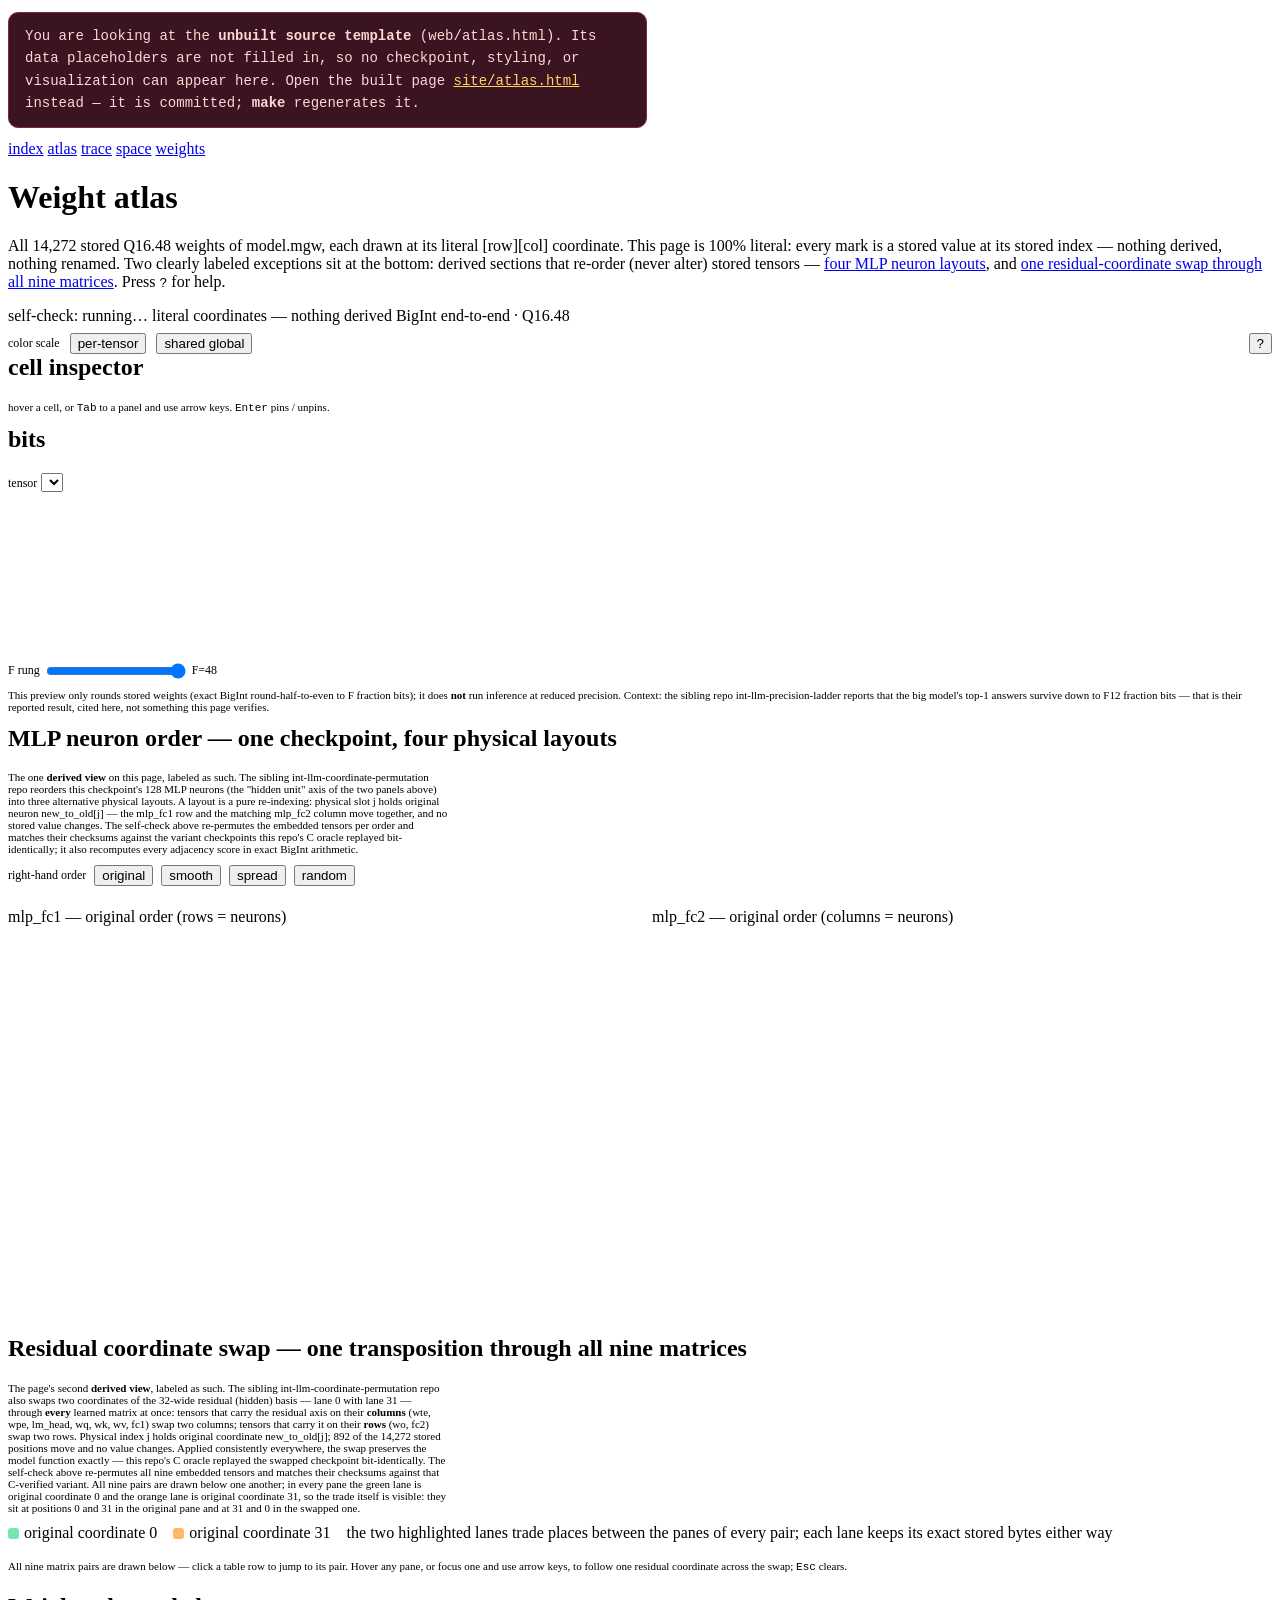
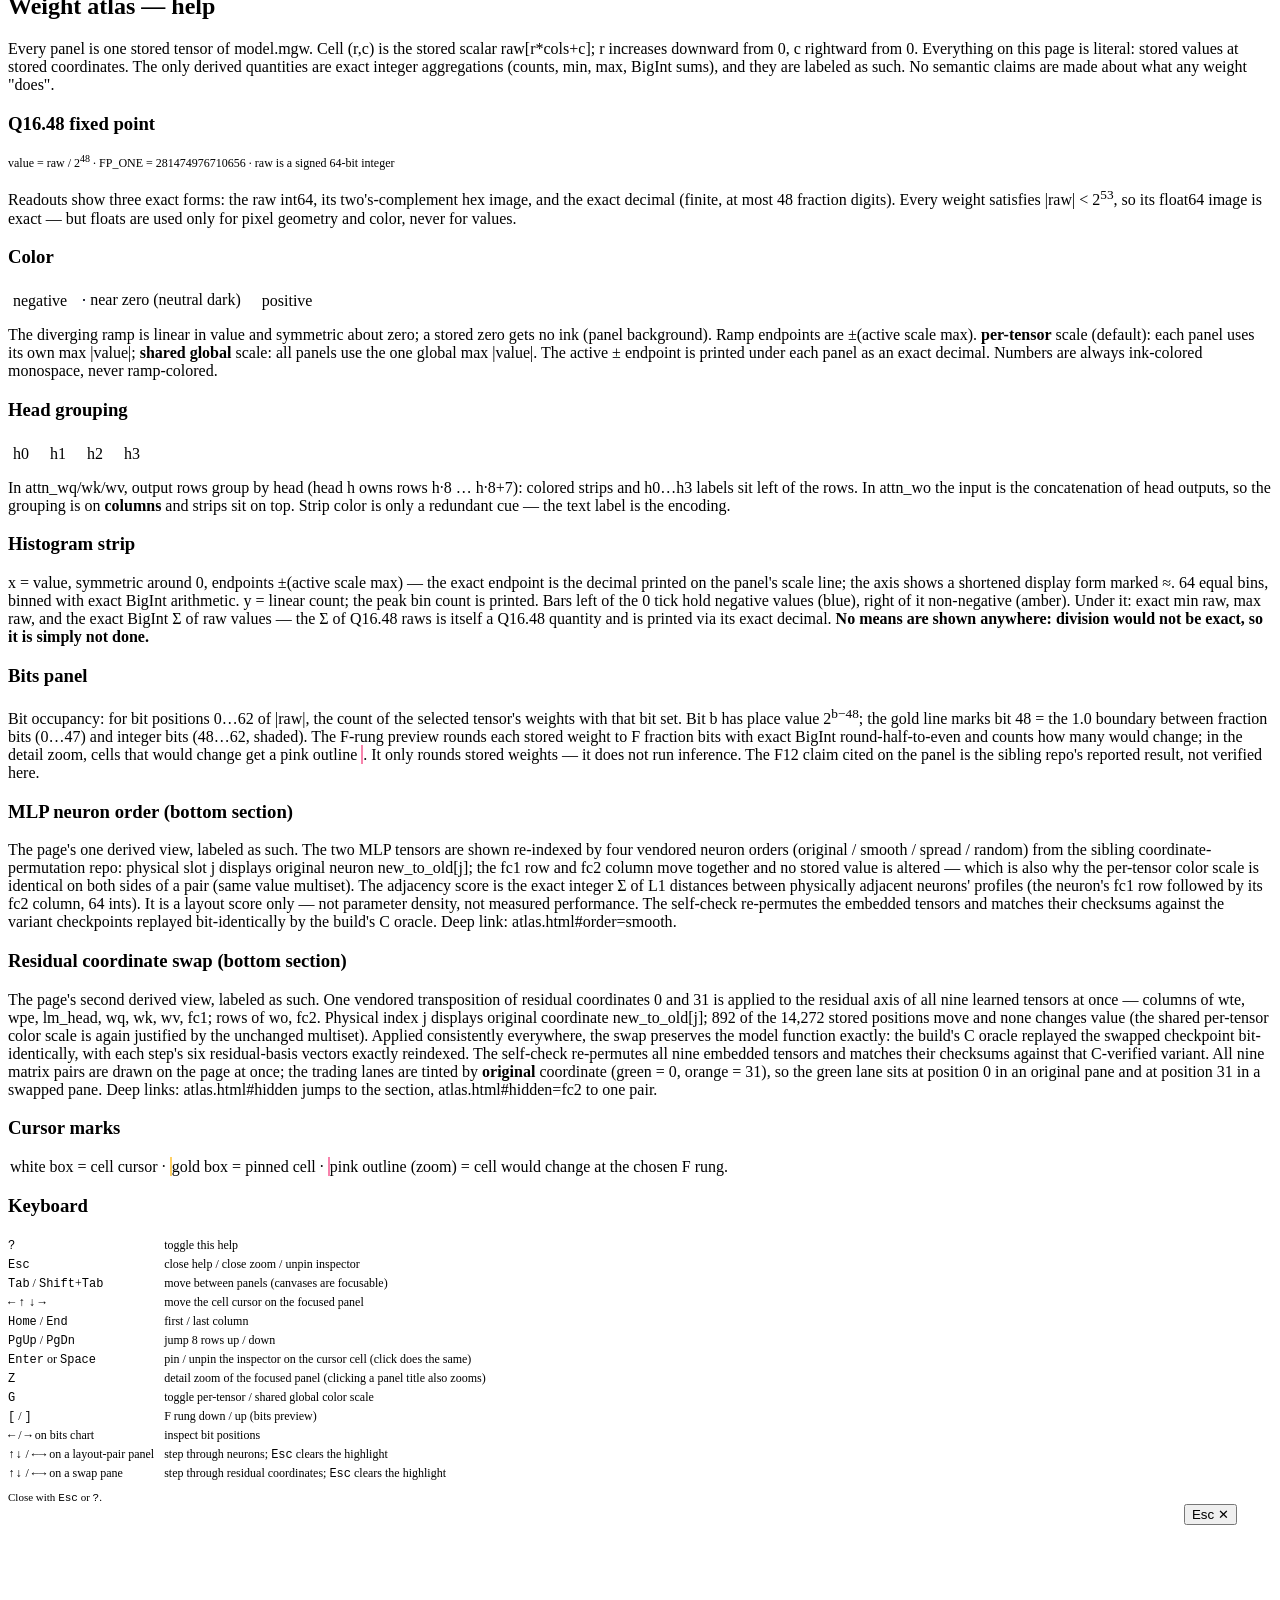
<file: web/atlas.html>
<!doctype html>
<html lang="en">
<head>
<meta charset="utf-8">
<meta name="viewport" content="width=device-width, initial-scale=1">
<title>Weight atlas — every parameter of model.mgw</title>
<!--
  Copyright 2026 Nenad Mićić
  SPDX-License-Identifier: Apache-2.0

  atlas.html — the weight atlas: all 14,272 stored Q16.48 parameters of
  third_party/int-llm/model.mgw drawn at their literal [row][col]
  coordinates. Stored values stay BigInt end-to-end; floating point is
  used only for pixel geometry and color mapping (marked "display-only").
-->
<style>
__THEME_CSS__

/* ---------- page-specific ---------- */
#layout { display: flex; gap: 14px; align-items: flex-start; }
#panels {
  flex: 1 1 auto; min-width: 0;
  display: grid; grid-template-columns: repeat(auto-fill, minmax(330px, 1fr));
  gap: 12px;
}
#rail {
  flex: 0 0 322px; min-width: 0;
  position: sticky; top: 8px;
  max-height: calc(100vh - 16px); overflow: auto;
}
#rail .card { margin: 0 0 12px; }
@media (max-width: 1100px) {
  #layout { flex-direction: column; }
  #rail {
    position: static; flex: 1 1 auto; width: 100%;
    max-height: none; overflow: visible;
    display: grid; grid-template-columns: repeat(auto-fill, minmax(300px, 1fr));
    gap: 12px; align-items: start;
  }
  #rail .card { margin: 0; }
}
.panel { margin: 0; min-width: 0; }
.panel.wide { grid-column: 1 / -1; }
.phead { display: flex; align-items: baseline; gap: 8px; flex-wrap: wrap; }
.ptitle {
  background: none; border: none; padding: 1px 3px; margin-left: -3px;
  color: var(--ink); font: 13px var(--mono); cursor: zoom-in;
}
.ptitle:hover { color: var(--gold); }
.pshape { color: var(--dim); font: 11px var(--mono); }
.psub { color: var(--dim); font-size: 11px; margin: 1px 0 7px; }
canvas.heat, #zoomCanvas { display: block; image-rendering: pixelated; }
canvas.hist { display: block; margin-top: 8px; }
.pstats, .pscale {
  font: 10px/1.5 var(--mono); color: var(--dim);
  overflow-wrap: anywhere; margin-top: 5px;
}
.pstats b, .pscale b, #insBody b, #zoomReadout b, #fInfo b, #bitsInfo b {
  color: var(--ink); font-weight: normal;
}
.k { color: var(--dim); }
#insBody, #zoomReadout { font: 11px/1.6 var(--mono); overflow-wrap: anywhere; }
#insBody .val, #zoomReadout .val { overflow-wrap: anywhere; }
#bitsInfo, #fInfo { font: 11px/1.5 var(--mono); color: var(--dim);
  overflow-wrap: anywhere; margin-top: 6px; }
#bitsCanvas { display: block; margin-top: 8px; }
.note { font-size: 11px; color: var(--dim); max-width: none; margin: 8px 0 0; }
#controlsCard { display: flex; gap: 10px; flex-wrap: wrap; align-items: center; }
#globalNote { font: 10px var(--mono); color: var(--dim); overflow-wrap: anywhere;
  flex: 1 1 240px; min-width: 0; }
#statusRow { margin: 0 0 8px; }
.zoom-box { max-width: 96vw; width: auto; }
#zoomScroll { overflow: auto; max-height: 68vh; border: 1px solid var(--line);
  border-radius: 8px; background: var(--panel); }
#zoomHead { display: flex; gap: 10px; align-items: baseline; flex-wrap: wrap; }
#zoomHead .spacer { flex: 1; }
#zoomReadout { margin-top: 8px; min-height: 5.5em; }
.helpkeys { border-collapse: collapse; font-size: 12px; }
.helpkeys td { padding: 2px 10px 2px 0; vertical-align: top; }
.swline { display: inline-flex; align-items: center; gap: 5px; margin-right: 12px; }
footer { overflow-wrap: anywhere; }
label[for] { font-size: 12px; color: var(--dim); }
#fRange { width: 140px; vertical-align: middle; }

/* ---------- derived sections (MLP layouts + hidden-coordinate swap) ---------- */
#loBar { display: flex; gap: 8px; flex-wrap: wrap; align-items: center;
  margin: 10px 0 2px; }
#loBar .k { font-size: 12px; }
.lo-table { border-collapse: collapse; font: 11px/1.7 var(--mono);
  margin: 10px 0 0; }
.lo-table th { text-align: left; color: var(--dim); font-weight: normal;
  padding: 1px 16px 1px 0; }
.lo-table td { padding: 1px 16px 1px 0; vertical-align: top; cursor: pointer; }
.lo-table td.num { text-align: right; }
.lo-table tr.sel td { color: var(--gold); }
.lo-table tr:hover td { color: var(--ink); }
.lo-pairs { display: flex; gap: 22px; flex-wrap: wrap; margin-top: 12px; }
.lo-block { min-width: 0; max-width: 100%; }
.lo-block .lbl { font: 11px var(--mono); color: var(--dim); margin: 0 0 4px; }
.lo-scroll { overflow-x: auto; max-width: 100%; }
#loReadout { font: 11px/1.6 var(--mono); overflow-wrap: anywhere;
  min-height: 4.8em; margin-top: 10px; }
#loReadout b { color: var(--ink); font-weight: normal; }
.hs-legend { display: flex; gap: 16px; flex-wrap: wrap; align-items: center;
  margin: 10px 0 0; font: 11px var(--mono); color: var(--dim); }
.hs-legend .sw { display: inline-block; width: 11px; height: 11px;
  border-radius: 3px; margin-right: 5px; vertical-align: -1px; }
.hs-tensor { margin-top: 20px; }
.hs-meta { font: 11px/1.6 var(--mono); color: var(--dim); }
.hs-meta b { color: var(--ink); font-weight: normal; }
.hs-readout { font: 11px/1.6 var(--mono); color: var(--dim);
  overflow-wrap: anywhere; margin-top: 6px; min-height: 3.2em; }
.hs-readout b { color: var(--ink); font-weight: normal; }
@media (max-width: 480px) {
  #panels { grid-template-columns: 1fr; }
}
</style>
</head>
<body>
<main>
<!--UNBUILT-NOTICE--><div style="background:#3a1420;border:1px solid #7a2b3b;color:#ffd6d6;font:14px/1.6 ui-monospace,Menlo,Consolas,monospace;padding:12px 16px;border-radius:10px;margin:12px 0;max-width:72ch">
You are looking at the <b>unbuilt source template</b> (web/atlas.html).
Its data placeholders are not filled in, so no checkpoint, styling, or
visualization can appear here. Open the built page
<a href="../site/atlas.html" style="color:#ffd166">site/atlas.html</a>
instead &mdash; it is committed; <b>make</b> regenerates it.
</div><!--/UNBUILT-NOTICE-->
  <nav class="topnav" aria-label="site">
    <a href="index.html">index</a>
    <a href="atlas.html" class="here" aria-current="page">atlas</a>
    <a href="trace.html">trace</a>
    <a href="space.html">space</a>
    <a href="weights.html">weights</a>
  </nav>

  <h1>Weight atlas</h1>
  <p class="sub">All 14,272 stored Q16.48 weights of <span class="mono">model.mgw</span>,
    each drawn at its literal [row][col] coordinate. This page is 100% literal:
    every mark is a stored value at its stored index — nothing derived, nothing renamed.
    Two clearly labeled exceptions sit at the bottom: derived sections that re-order
    (never alter) stored tensors — <a href="#loCard" id="jumpLo">four MLP neuron
    layouts</a>, and <a href="#hsCard" id="jumpHs">one residual-coordinate swap
    through all nine matrices</a>. Press <kbd>?</kbd> for help.</p>

  <div class="row" id="statusRow">
    <span class="badge" id="selfCheck">self-check: running…</span>
    <span class="badge info">literal coordinates — nothing derived</span>
    <span class="badge info">BigInt end-to-end · Q16.48</span>
  </div>

  <div class="card" id="controlsCard">
    <span class="k" style="font-size:12px">color scale</span>
    <button id="scalePer" aria-pressed="true" class="on">per-tensor</button>
    <button id="scaleGlobal" aria-pressed="false">shared global</button>
    <span id="globalNote"></span>
    <button id="helpBtn" aria-label="open help overlay" title="help">?</button>
  </div>

  <div id="layout">
    <div id="panels" aria-label="tensor heatmap panels"></div>
    <aside id="rail">
      <div class="card" id="inspectorCard">
        <h2 style="margin-top:0">cell inspector
          <span class="badge info" id="pinBadge" hidden>pinned</span></h2>
        <div id="insBody" aria-live="polite"></div>
        <p class="note">hover a cell, or <kbd>Tab</kbd> to a panel and use arrow keys.
          <kbd>Enter</kbd> pins / unpins.</p>
      </div>
      <div class="card" id="bitsCard">
        <h2 style="margin-top:0">bits</h2>
        <label for="bitsSel">tensor</label>
        <select id="bitsSel" aria-label="tensor for bit charts"></select>
        <canvas id="bitsCanvas" tabindex="0"
          aria-label="bit occupancy chart; focus and use left and right arrows to inspect bit positions"></canvas>
        <div id="bitsInfo"></div>
        <div style="margin-top:10px">
          <label for="fRange">F rung</label>
          <input type="range" id="fRange" min="8" max="48" step="1" value="48"
            aria-label="fraction bits kept, 8 to 48">
          <span class="mono" id="fVal" style="font-size:12px">F=48</span>
        </div>
        <div id="fInfo"></div>
        <p class="note">This preview only rounds stored weights (exact BigInt
          round-half-to-even to F fraction bits); it does <b>not</b> run inference at
          reduced precision. Context: the sibling repo
          <span class="mono">int-llm-precision-ladder</span> reports that the big
          model's top-1 answers survive down to F12 fraction bits — that is their
          reported result, cited here, not something this page verifies.</p>
      </div>
    </aside>
  </div>

  <section class="card" id="loCard" aria-label="MLP neuron layout comparison — derived view">
    <h2 style="margin-top:0">MLP neuron order — one checkpoint, four physical layouts</h2>
    <p class="psub" style="max-width:80ch">
      The one <b>derived view</b> on this page, labeled as such. The sibling
      <span class="mono">int-llm-coordinate-permutation</span> repo reorders this
      checkpoint's 128 MLP neurons (the "hidden unit" axis of the two panels above)
      into three alternative physical layouts. A layout is a pure re-indexing:
      physical slot <span class="mono">j</span> holds original neuron
      <span class="mono">new_to_old[j]</span> — the <span class="mono">mlp_fc1</span> row
      and the matching <span class="mono">mlp_fc2</span> column move together, and no
      stored value changes. The self-check above re-permutes the embedded tensors per
      order and matches their checksums against the variant checkpoints this repo's
      C oracle replayed bit-identically; it also recomputes every adjacency score in
      exact BigInt arithmetic.</p>
    <div id="loBar">
      <span class="k">right-hand order</span>
      <button data-order="original" aria-pressed="true" class="on">original</button>
      <button data-order="smooth" aria-pressed="false">smooth</button>
      <button data-order="spread" aria-pressed="false">spread</button>
      <button data-order="random" aria-pressed="false">random</button>
      <span class="badge info" id="loSel"></span>
    </div>
    <table class="lo-table" id="loTable" aria-label="layout scores"></table>
    <div class="lo-pairs">
      <div class="lo-block">
        <div class="lbl">mlp_fc1 — original order (rows = neurons)</div>
        <canvas id="loFc1L" class="heat" tabindex="0"
          aria-label="mlp_fc1 in original order; rows are neurons; up and down arrows step through neurons"></canvas>
      </div>
      <div class="lo-block">
        <div class="lbl" id="loLblFc1R"></div>
        <canvas id="loFc1R" class="heat" tabindex="0"
          aria-label="mlp_fc1 in the selected order; rows are physical slots; up and down arrows step through slots"></canvas>
      </div>
      <div class="lo-block">
        <div class="lbl">mlp_fc2 — original order (columns = neurons)</div>
        <div class="lo-scroll"><canvas id="loFc2L" class="heat" tabindex="0"
          aria-label="mlp_fc2 in original order; columns are neurons; left and right arrows step through neurons"></canvas></div>
        <div class="lbl" id="loLblFc2R" style="margin-top:10px"></div>
        <div class="lo-scroll"><canvas id="loFc2R" class="heat" tabindex="0"
          aria-label="mlp_fc2 in the selected order; columns are physical slots; left and right arrows step through slots"></canvas></div>
      </div>
    </div>
    <div id="loReadout" aria-live="polite"></div>
    <p class="note" id="loNote"></p>
  </section>

  <section class="card" id="hsCard" aria-label="residual coordinate swap — derived view">
    <h2 style="margin-top:0">Residual coordinate swap — one transposition through all nine matrices</h2>
    <p class="psub" style="max-width:80ch">
      The page's second <b>derived view</b>, labeled as such. The sibling
      <span class="mono">int-llm-coordinate-permutation</span> repo also swaps two
      coordinates of the 32-wide residual (hidden) basis — lane <span class="mono">0</span>
      with lane <span class="mono">31</span> — through <b>every</b> learned matrix at
      once: tensors that carry the residual axis on their <b>columns</b>
      (wte, wpe, lm_head, wq, wk, wv, fc1) swap two columns; tensors that carry it on
      their <b>rows</b> (wo, fc2) swap two rows. Physical index
      <span class="mono">j</span> holds original coordinate
      <span class="mono">new_to_old[j]</span>; 892 of the 14,272 stored positions move
      and no value changes. Applied consistently everywhere, the swap preserves the
      model function exactly — this repo's C oracle replayed the swapped checkpoint
      bit-identically. The self-check above re-permutes all nine embedded tensors and
      matches their checksums against that C-verified variant. All nine pairs are
      drawn below one another; in every pane the green lane is original coordinate 0
      and the orange lane is original coordinate 31, so the trade itself is visible:
      they sit at positions 0 and 31 in the original pane and at 31 and 0 in the
      swapped one.</p>
    <div class="hs-legend" id="hsLegend" aria-label="trading-lane colors">
      <span><i class="sw" style="background:#79e6b0"></i>original coordinate 0</span>
      <span><i class="sw" style="background:#ffb86b"></i>original coordinate 31</span>
      <span>the two highlighted lanes trade places between the panes of every pair;
        each lane keeps its exact stored bytes either way</span>
    </div>
    <table class="lo-table" id="hsTable" aria-label="per-tensor swap effect"></table>
    <p class="note" id="hsHint">All nine matrix pairs are drawn below — click a
      table row to jump to its pair. Hover any pane, or focus one and use arrow
      keys, to follow one residual coordinate across the swap;
      <kbd>Esc</kbd> clears.</p>
    <div id="hsPairs"></div>
    <p class="note" id="hsNote"></p>
  </section>

  <footer id="foot"></footer>
</main>

<div class="tip" id="tip" role="status"></div>

<div class="help-overlay" id="helpOverlay" role="dialog" aria-modal="true" aria-label="help">
  <div class="help-box" id="helpBox" tabindex="-1">
    <h2>Weight atlas — help</h2>
    <p>Every panel is one stored tensor of <span class="mono">model.mgw</span>.
      Cell (r,c) is the stored scalar <span class="mono">raw[r*cols+c]</span>;
      r increases downward from 0, c rightward from 0. Everything on this page is
      literal: stored values at stored coordinates. The only derived quantities are
      exact integer aggregations (counts, min, max, BigInt sums), and they are
      labeled as such. No semantic claims are made about what any weight "does".</p>

    <h3>Q16.48 fixed point</h3>
    <p class="mono" style="font-size:12px">value = raw / 2<sup>48</sup> ·
      FP_ONE = 281474976710656 · raw is a signed 64-bit integer</p>
    <p>Readouts show three exact forms: the raw int64, its two's-complement hex
      image, and the exact decimal (finite, at most 48 fraction digits). Every
      weight satisfies |raw| &lt; 2<sup>53</sup>, so its float64 image is exact —
      but floats are used only for pixel geometry and color, never for values.</p>

    <h3>Color</h3>
    <p><span class="swline"><span class="sw" style="background:#4dabf7"></span>negative</span>
      <span class="swline"><span class="sw" style="background:#161b28;border:1px solid #262c3a"></span>near zero (neutral dark)</span>
      <span class="swline"><span class="sw" style="background:#ffa94d"></span>positive</span></p>
    <p>The diverging ramp is linear in value and symmetric about zero; a stored
      zero gets no ink (panel background). Ramp endpoints are ±(active scale max).
      <b>per-tensor</b> scale (default): each panel uses its own max |value|;
      <b>shared global</b> scale: all panels use the one global max |value|. The
      active ± endpoint is printed under each panel as an exact decimal. Numbers
      are always ink-colored monospace, never ramp-colored.</p>

    <h3>Head grouping</h3>
    <p><span class="swline"><span class="sw" style="background:#fa5252"></span>h0</span>
      <span class="swline"><span class="sw" style="background:#fab005"></span>h1</span>
      <span class="swline"><span class="sw" style="background:#38d9a9"></span>h2</span>
      <span class="swline"><span class="sw" style="background:#4dabf7"></span>h3</span></p>
    <p>In <span class="mono">attn_wq/wk/wv</span>, output rows group by head
      (head h owns rows h·8 … h·8+7): colored strips and <span class="mono">h0…h3</span>
      labels sit left of the rows. In <span class="mono">attn_wo</span> the input is
      the concatenation of head outputs, so the grouping is on <b>columns</b> and
      strips sit on top. Strip color is only a redundant cue — the text label is
      the encoding.</p>

    <h3>Histogram strip</h3>
    <p>x = value, symmetric around 0, endpoints ±(active scale max) — the exact
      endpoint is the decimal printed on the panel's scale line; the axis shows a
      shortened display form marked ≈. 64 equal bins, binned with exact BigInt
      arithmetic. y = linear count; the peak bin count is printed. Bars left of
      the 0 tick hold negative values (blue), right of it non-negative (amber).
      Under it: exact min raw, max raw, and the exact BigInt Σ of raw values —
      the Σ of Q16.48 raws is itself a Q16.48 quantity and is printed via its
      exact decimal. <b>No means are shown anywhere: division would not be
      exact, so it is simply not done.</b></p>

    <h3>Bits panel</h3>
    <p>Bit occupancy: for bit positions 0…62 of |raw|, the count of the selected
      tensor's weights with that bit set. Bit b has place value
      2<sup>b−48</sup>; the gold line marks bit 48 = the 1.0 boundary between
      fraction bits (0…47) and integer bits (48…62, shaded). The F-rung preview
      rounds each stored weight to F fraction bits with exact BigInt
      round-half-to-even and counts how many would change; in the detail zoom,
      cells that would change get a pink outline
      <span class="sw" style="background:none;border:1px solid #f783ac"></span>.
      It only rounds stored weights — it does not run inference. The F12 claim
      cited on the panel is the sibling repo's reported result, not verified here.</p>

    <h3>MLP neuron order (bottom section)</h3>
    <p>The page's one derived view, labeled as such. The two MLP tensors are shown
      re-indexed by four vendored neuron orders (original / smooth / spread / random)
      from the sibling coordinate-permutation repo: physical slot j displays original
      neuron <span class="mono">new_to_old[j]</span>; the fc1 row and fc2 column move
      together and no stored value is altered — which is also why the per-tensor color
      scale is identical on both sides of a pair (same value multiset). The adjacency
      score is the exact integer Σ of L1 distances between physically adjacent neurons'
      profiles (the neuron's fc1 row followed by its fc2 column, 64 ints). It is a
      layout score only — not parameter density, not measured performance. The
      self-check re-permutes the embedded tensors and matches their checksums against
      the variant checkpoints replayed bit-identically by the build's C oracle.
      Deep link: <span class="mono">atlas.html#order=smooth</span>.</p>

    <h3>Residual coordinate swap (bottom section)</h3>
    <p>The page's second derived view, labeled as such. One vendored transposition of
      residual coordinates 0 and 31 is applied to the residual axis of all nine
      learned tensors at once — columns of wte, wpe, lm_head, wq, wk, wv, fc1; rows
      of wo, fc2. Physical index j displays original coordinate
      <span class="mono">new_to_old[j]</span>; 892 of the 14,272 stored positions move
      and none changes value (the shared per-tensor color scale is again justified by
      the unchanged multiset). Applied consistently everywhere, the swap preserves the
      model function exactly: the build's C oracle replayed the swapped checkpoint
      bit-identically, with each step's six residual-basis vectors exactly reindexed.
      The self-check re-permutes all nine embedded tensors and matches their
      checksums against that C-verified variant. All nine matrix pairs are drawn on
      the page at once; the trading lanes are tinted by <b>original</b> coordinate
      (green = 0, orange = 31), so the green lane sits at position 0 in an original
      pane and at position 31 in a swapped pane. Deep links:
      <span class="mono">atlas.html#hidden</span> jumps to the section,
      <span class="mono">atlas.html#hidden=fc2</span> to one pair.</p>

    <h3>Cursor marks</h3>
    <p><span class="sw" style="background:none;border:1px solid #ffffff"></span>
      white box = cell cursor ·
      <span class="sw" style="background:none;border:1px solid #ffd166"></span>
      gold box = pinned cell ·
      <span class="sw" style="background:none;border:1px solid #f783ac"></span>
      pink outline (zoom) = cell would change at the chosen F rung.</p>

    <h3>Keyboard</h3>
    <table class="helpkeys">
      <tr><td><kbd>?</kbd></td><td>toggle this help</td></tr>
      <tr><td><kbd>Esc</kbd></td><td>close help / close zoom / unpin inspector</td></tr>
      <tr><td><kbd>Tab</kbd> / <kbd>Shift</kbd>+<kbd>Tab</kbd></td><td>move between panels (canvases are focusable)</td></tr>
      <tr><td><kbd>←</kbd> <kbd>↑</kbd> <kbd>↓</kbd> <kbd>→</kbd></td><td>move the cell cursor on the focused panel</td></tr>
      <tr><td><kbd>Home</kbd> / <kbd>End</kbd></td><td>first / last column</td></tr>
      <tr><td><kbd>PgUp</kbd> / <kbd>PgDn</kbd></td><td>jump 8 rows up / down</td></tr>
      <tr><td><kbd>Enter</kbd> or <kbd>Space</kbd></td><td>pin / unpin the inspector on the cursor cell (click does the same)</td></tr>
      <tr><td><kbd>Z</kbd></td><td>detail zoom of the focused panel (clicking a panel title also zooms)</td></tr>
      <tr><td><kbd>G</kbd></td><td>toggle per-tensor / shared global color scale</td></tr>
      <tr><td><kbd>[</kbd> / <kbd>]</kbd></td><td>F rung down / up (bits preview)</td></tr>
      <tr><td><kbd>←</kbd> / <kbd>→</kbd> on bits chart</td><td>inspect bit positions</td></tr>
      <tr><td><kbd>↑</kbd><kbd>↓</kbd> / <kbd>←</kbd><kbd>→</kbd> on a layout-pair panel</td><td>step through neurons; <kbd>Esc</kbd> clears the highlight</td></tr>
      <tr><td><kbd>↑</kbd><kbd>↓</kbd> / <kbd>←</kbd><kbd>→</kbd> on a swap pane</td><td>step through residual coordinates; <kbd>Esc</kbd> clears the highlight</td></tr>
    </table>
    <p class="note">Close with <kbd>Esc</kbd> or <kbd>?</kbd>.</p>
  </div>
</div>

<div class="help-overlay" id="zoomOverlay" role="dialog" aria-modal="true" aria-label="tensor detail zoom">
  <div class="help-box zoom-box">
    <div id="zoomHead">
      <span class="ptitle mono" id="zoomName" style="font-size:15px;cursor:default"></span>
      <span class="pshape" id="zoomShape"></span>
      <span class="badge info" id="zoomFBadge"></span>
      <span class="spacer"></span>
      <button id="zoomClose" aria-label="close zoom">Esc ✕</button>
    </div>
    <div class="psub" id="zoomSub"></div>
    <div id="zoomScroll"><canvas id="zoomCanvas" tabindex="0"></canvas></div>
    <div id="zoomReadout" aria-live="polite"></div>
  </div>
</div>

<script>
__MGW_JS__
</script>
<script>
"use strict";
/*
 * Weight atlas page code.
 * Layer 1 (below): pure computation — no DOM, runs in Node for the self-test.
 * Layer 2: browser UI (init and friends), touched only when `document` exists.
 * Top-level names here must not collide with mgw.js globals
 * (Q48, fnv1a64, dotExact, b64ToBytes, parseMGW).
 */

const MGW_B64 = "__MGW_B64__";
const SUMMARY = __SUMMARY_JSON__;
const LAYOUTS = __LAYOUTS_JSON__;
const HIDDEN = __HIDDEN_JSON__;

/* ---------- fixed encodings (documented in help overlay) ---------- */
const TENSOR_ORDER = [
  "wte", "wpe", "lm_head",
  "layers.0.attn_wq", "layers.0.attn_wk", "layers.0.attn_wv",
  "layers.0.attn_wo", "layers.0.mlp_fc1", "layers.0.mlp_fc2",
];
const HEAD_COLORS = ["#fa5252", "#fab005", "#38d9a9", "#4dabf7"]; /* h0..h3 fixed */
const RAMP_NEG = [77, 171, 247];    /* #4dabf7 negative pole            */
const RAMP_POS = [255, 169, 77];    /* #ffa94d positive pole            */
const RAMP_ZERO = [17, 21, 31];     /* #11151f panel bg: zero = no ink  */
const INK = "#cdd6f4", DIM = "#7f849c", LINE = "#262c3a";
const CHANGED_OUTLINE = "#f783ac";  /* F-rung changed cells (zoom)      */
const MONO_STACK = 'ui-monospace, "SF Mono", Menlo, Consolas, monospace';
const HIST_BINS = 64;

/* Panel metadata: expected shapes (asserted against the parsed file) and the
 * literal meaning of each axis. maxH bounds the grid-view heatmap height. */
const PANEL_META = {
  "wte":              { rows: 27,  cols: 32,  tokenRows: true,  headAxis: null,
    maxH: 330, wide: false,
    sub: "row = token 'a'…'z', BOS · col = residual dim 0…31" },
  "wpe":              { rows: 8,   cols: 32,  tokenRows: false, headAxis: null,
    maxH: 330, wide: false,
    sub: "row = position 0…7 · col = residual dim 0…31" },
  "lm_head":          { rows: 27,  cols: 32,  tokenRows: true,  headAxis: null,
    maxH: 330, wide: false,
    sub: "row = output token 'a'…'z', BOS · col = residual dim 0…31" },
  "layers.0.attn_wq": { rows: 32,  cols: 32,  tokenRows: false, headAxis: "rows",
    maxH: 330, wide: false,
    sub: "row = output dim 0…31, grouped by head (8 rows each) · col = input residual dim" },
  "layers.0.attn_wk": { rows: 32,  cols: 32,  tokenRows: false, headAxis: "rows",
    maxH: 330, wide: false,
    sub: "row = output dim 0…31, grouped by head (8 rows each) · col = input residual dim" },
  "layers.0.attn_wv": { rows: 32,  cols: 32,  tokenRows: false, headAxis: "rows",
    maxH: 330, wide: false,
    sub: "row = output dim 0…31, grouped by head (8 rows each) · col = input residual dim" },
  "layers.0.attn_wo": { rows: 32,  cols: 32,  tokenRows: false, headAxis: "cols",
    maxH: 330, wide: false,
    sub: "row = output residual dim · col = input dim 0…31, grouped by head (concat of head outputs)" },
  "layers.0.mlp_fc1": { rows: 128, cols: 32,  tokenRows: false, headAxis: null,
    maxH: 430, wide: false,
    sub: "row = hidden unit 0…127 · col = residual dim 0…31" },
  "layers.0.mlp_fc2": { rows: 32,  cols: 128, tokenRows: false, headAxis: null,
    maxH: 330, wide: true,
    sub: "row = residual dim 0…31 · col = hidden unit 0…127" },
};

/* =====================================================================
 * Layer 1 — pure computation (BigInt-exact; no DOM; used by nodeSelfTest)
 * ===================================================================== */

function absBig(v) { return v < 0n ? -v : v; }

/* Exact per-tensor stats: min raw, max raw, max |raw|, Σ raw (all BigInt). */
function tensorStats(raw) {
  let mn = raw[0], mx = raw[0], sum = 0n, ma = 0n;
  for (let i = 0; i < raw.length; i++) {
    const v = raw[i];
    if (v < mn) mn = v;
    if (v > mx) mx = v;
    sum += v;
    const a = v < 0n ? -v : v;
    if (a > ma) ma = a;
  }
  return { minRaw: mn, maxRaw: mx, maxAbsRaw: ma, sumRaw: sum };
}

/* Exact histogram over the symmetric domain [−M, +M], nbins equal bins.
 * Bin index is computed entirely in BigInt: floor((v+M)·nbins / 2M),
 * clamped so +M lands in the last bin. Exact — no floats involved. */
function histCounts(raw, M, nbins) {
  const counts = new Uint32Array(nbins);
  if (M <= 0n) { counts[nbins >> 1] = raw.length; return counts; }
  const twoM = 2n * M, NB = BigInt(nbins);
  for (let i = 0; i < raw.length; i++) {
    let idx = Number(((raw[i] + M) * NB) / twoM); /* exact: quotient < 2·nbins */
    if (idx < 0) idx = 0;
    if (idx >= nbins) idx = nbins - 1;
    counts[idx]++;
  }
  return counts;
}

/* For bit positions 0..62 of |raw|: how many elements have that bit set. */
function bitOccupancy(raw) {
  const counts = new Uint32Array(63);
  for (let i = 0; i < raw.length; i++) {
    let a = raw[i] < 0n ? -raw[i] : raw[i];
    let b = 0;
    while (a > 0n && b < 63) {
      if (a & 1n) counts[b]++;
      a >>= 1n;
      b++;
    }
  }
  return counts;
}

/* Exact BigInt round-half-to-even of a Q16.48 raw to F fraction bits
 * (8 <= F <= 48). Result is returned at the original Q16.48 scale.
 * drop = 48−F low bits are rounded away; arithmetic shift makes the
 * remainder non-negative, so the same tie rule covers negatives. */
function roundRawToF(rawV, F) {
  const drop = 48 - F;
  if (drop <= 0) return rawV;
  const d = BigInt(drop);
  let q = rawV >> d;                    /* floor division by 2^drop */
  const rem = rawV - (q << d);          /* in [0, 2^drop) */
  const half = 1n << (d - 1n);
  if (rem > half) q += 1n;
  else if (rem === half) q += q & 1n;   /* tie -> even */
  return q << d;
}

/* How many elements of raw would change when rounded to F fraction bits. */
function countChangedAtF(raw, F) {
  let n = 0;
  for (let i = 0; i < raw.length; i++)
    if (roundRawToF(raw[i], F) !== raw[i]) n++;
  return n;
}

/* Per-cell changed mask at rung F (for the zoom outlines). */
function changedMaskAtF(raw, F) {
  const m = new Uint8Array(raw.length);
  for (let i = 0; i < raw.length; i++)
    if (roundRawToF(raw[i], F) !== raw[i]) m[i] = 1;
  return m;
}

/* Diverging ramp — display-only: converts BigInt raws through Number for
 * color mapping. Linear in value, symmetric about zero; exact zero gets
 * the panel background (no ink). Returns RGBA bytes, one px per cell. */
function buildCellImage(raw, maxAbsRaw) {
  const n = raw.length;
  const px = new Uint8ClampedArray(n * 4);
  const M = maxAbsRaw > 0n ? Q48.toNumber(maxAbsRaw) : 1; /* display-only */
  for (let i = 0; i < n; i++) {
    let r = RAMP_ZERO[0], g = RAMP_ZERO[1], b = RAMP_ZERO[2];
    if (raw[i] !== 0n) {
      const v = Q48.toNumber(raw[i]) / M; /* display-only */
      const t = v < -1 ? -1 : (v > 1 ? 1 : v);
      const pole = t < 0 ? RAMP_NEG : RAMP_POS;
      const a = t < 0 ? -t : t;
      r = RAMP_ZERO[0] + (pole[0] - RAMP_ZERO[0]) * a;
      g = RAMP_ZERO[1] + (pole[1] - RAMP_ZERO[1]) * a;
      b = RAMP_ZERO[2] + (pole[2] - RAMP_ZERO[2]) * a;
    }
    const o = i * 4;
    px[o] = r; px[o + 1] = g; px[o + 2] = b; px[o + 3] = 255;
  }
  return px;
}

/* Literal meaning of a cell's coordinates. Pure; uchars from the model. */
function tokenLabel(i, uchars) {
  return i === 26 ? "BOS (26)" : "'" + uchars[i] + "' (" + i + ")";
}
function describeCell(name, r, c, uchars) {
  const hd = (i) => ({ h: i >> 3, lo: (i >> 3) * 8, hi: (i >> 3) * 8 + 7, d: i & 7 });
  switch (name) {
    case "wte":
      return { row: "token " + tokenLabel(r, uchars), col: "residual dim " + c, head: null };
    case "wpe":
      return { row: "position " + r, col: "residual dim " + c, head: null };
    case "lm_head":
      return { row: "output token " + tokenLabel(r, uchars), col: "residual dim " + c, head: null };
    case "layers.0.attn_wq":
    case "layers.0.attn_wk":
    case "layers.0.attn_wv": {
      const h = hd(r);
      return { row: "output dim " + r, col: "input residual dim " + c,
               head: "head h" + h.h + " (rows " + h.lo + "–" + h.hi + ", in-head dim " + h.d + ")" };
    }
    case "layers.0.attn_wo": {
      const h = hd(c);
      return { row: "output residual dim " + r, col: "input dim " + c + " (head-output concat)",
               head: "head h" + h.h + " (cols " + h.lo + "–" + h.hi + ", in-head dim " + h.d + ")" };
    }
    case "layers.0.mlp_fc1":
      return { row: "hidden unit " + r, col: "residual dim " + c, head: null };
    case "layers.0.mlp_fc2":
      return { row: "residual dim " + r, col: "hidden unit " + c, head: null };
  }
  return { row: "row " + r, col: "col " + c, head: null };
}

/* ---------- MLP layout set (LAYOUTS) — pure helpers ----------
 * A layout is a pure re-indexing of the 128 MLP neurons: physical slot j
 * of a variant holds original neuron new_to_old[j]. mlp_fc1 permutes by
 * row (neuron = row), mlp_fc2 by column (neuron = column); the row and
 * the column of one neuron move together. No stored value changes. */

/* Permuted mlp_fc1 (128×32): output row j = original row order[j]. */
function permuteFc1Rows(raw, order) {
  const out = new BigInt64Array(128 * 32);
  for (let j = 0; j < 128; j++) {
    const src = order[j];
    for (let c = 0; c < 32; c++) out[j * 32 + c] = raw[src * 32 + c];
  }
  return out;
}

/* Permuted mlp_fc2 (32×128): output column j = original column order[j]. */
function permuteFc2Cols(raw, order) {
  const out = new BigInt64Array(32 * 128);
  for (let r = 0; r < 32; r++)
    for (let j = 0; j < 128; j++) out[r * 128 + j] = raw[r * 128 + order[j]];
  return out;
}

/* Neuron profile: fc1 row n (32 ints) followed by fc2 column n (32 ints). */
function neuronProfiles(fc1raw, fc2raw) {
  const ps = [];
  for (let n = 0; n < 128; n++) {
    const p = new BigInt64Array(64);
    for (let c = 0; c < 32; c++) p[c] = fc1raw[n * 32 + c];
    for (let r = 0; r < 32; r++) p[32 + r] = fc2raw[r * 128 + n];
    ps.push(p);
  }
  return ps;
}

/* Exact layout score: Σ over adjacent physical slots of the L1 distance
 * between their neurons' 64-int profiles. All BigInt; matches the
 * generator's metric (adjacent-neuron-weight-profile-l1). */
function adjacencyScore(profiles, order) {
  let s = 0n;
  for (let j = 0; j + 1 < order.length; j++) {
    const a = profiles[order[j]], b = profiles[order[j + 1]];
    for (let k = 0; k < 64; k++) s += absBig(a[k] - b[k]);
  }
  return s;
}

/* Inverse map: physical slot of each original neuron. */
function invertOrder(order) {
  const pos = new Int32Array(128).fill(-1);
  for (let j = 0; j < 128; j++) pos[order[j]] = j;
  return pos;
}

/* ---------- hidden-coordinate swap (HIDDEN) — pure helpers ----------
 * One global permutation of the 32 residual (hidden) coordinates, applied
 * to every learned tensor at once: tensors carry the residual axis either
 * on columns (wte, wpe, lm_head, wq, wk, wv, fc1) or on rows (wo, fc2).
 * Physical index j of the variant holds original coordinate new_to_old[j].
 * Same bytes, new positions — never new values. */

/* Permute the residual axis of a rows×cols tensor by `order`. */
function permuteHiddenAxis(raw, rows, cols, axis, order) {
  const out = new BigInt64Array(rows * cols);
  if (axis === "column") {
    for (let r = 0; r < rows; r++)
      for (let j = 0; j < cols; j++) out[r * cols + j] = raw[r * cols + order[j]];
  } else {
    for (let j = 0; j < rows; j++) {
      const src = order[j];
      for (let c = 0; c < cols; c++) out[j * cols + c] = raw[src * cols + c];
    }
  }
  return out;
}

/* How many positions hold a different stored value in b than in a. */
function countChangedPositions(a, b) {
  let n = 0;
  for (let i = 0; i < a.length; i++) if (a[i] !== b[i]) n++;
  return n;
}

/* =====================================================================
 * Self-test — real assertions, shared by Node (nodeSelfTest) and browser.
 * Every ok() call is one counted check; any failure throws.
 * ===================================================================== */
function assertAll(model, summary) {
  let n = 0;
  const ok = (cond, msg) => {
    if (!cond) throw new Error("self-check failed: " + msg);
    n++;
  };

  ok(!!(model && model.tensors && model.byName), "parseMGW succeeded");
  ok(model.tensors.length === 11, "file has 11 tensors");
  ok(model.numWeights === 14272, "numWeights === 14272");
  ok(model.numWeights === summary.num_params, "numWeights === SUMMARY.num_params");
  ok(model.fileSize === summary.model_bytes, "byte size matches SUMMARY.model_bytes");
  ok(model.uchars === summary.uchars, "tokenizer.uchars matches SUMMARY");
  ok(model.bos === summary.config.bos && model.vocabSize === summary.config.vocab_size,
     "BOS id and vocab size match SUMMARY");
  { const c = model.config, sc = summary.config;
    ok(c.hidden_dim === sc.n_embd && c.num_heads === sc.n_head &&
       c.head_dim === sc.head_dim && c.num_layers === sc.n_layer &&
       c.intermediate_dim === sc.mlp_dim && c.max_seq_len === sc.block_size,
       "parsed config matches SUMMARY.config"); }
  ok(model.weights.length === 9, "9 weight tensors");
  ok(model.weights.map((t) => t.name).join("|") === TENSOR_ORDER.join("|"),
     "weight tensor file order matches the atlas panel order");
  ok(summary.trace_pass === true && summary.trace_steps > 0,
     "C-runtime trace reported pass with > 0 steps");

  for (const nm of TENSOR_ORDER) {
    const t = model.byName.get(nm), meta = PANEL_META[nm];
    ok(!!t, nm + " present");
    ok(t.rows === meta.rows && t.cols === meta.cols,
       nm + " shape is " + meta.rows + "x" + meta.cols);
  }

  /* checksum proof: page parsed the same bytes the original C loader used */
  for (const nm of TENSOR_ORDER) {
    const t = model.byName.get(nm);
    ok(fnv1a64(t.raw).toString() === summary.tensor_fnv1a64[nm],
       "fnv1a64(" + nm + ") matches the C loader's checksum");
  }

  { let all = true;
    for (const t of model.weights)
      for (let i = 0; i < t.raw.length; i++)
        if (!Q48.isExactAsNumber(t.raw[i])) { all = false; break; }
    ok(all, "every weight is float64-exact (|raw| < 2^53)"); }

  for (const nm of TENSOR_ORDER) {
    const t = model.byName.get(nm);
    const st = tensorStats(t.raw);
    const bins = histCounts(t.raw, st.maxAbsRaw, HIST_BINS);
    let s = 0;
    for (let i = 0; i < bins.length; i++) s += bins[i];
    ok(s === t.numElements, "histogram bins of " + nm + " sum to " + t.numElements);
  }

  { let tot = 0;
    for (const t of model.weights) tot += countChangedAtF(t.raw, 48);
    ok(tot === 0, "round-half-even at F=48 changes 0 weights"); }

  { const t = model.byName.get("wte");
    let prev = Infinity, mono = true;
    for (let F = 8; F <= 48; F++) {
      const ch = countChangedAtF(t.raw, F);
      if (ch > prev) mono = false;
      prev = ch;
    }
    ok(mono, "changed-count is non-increasing as F goes 8 -> 48 (wte)"); }

  ok(roundRawToF(1n, 47) === 0n && roundRawToF(3n, 47) === 4n &&
     roundRawToF(-1n, 47) === 0n && roundRawToF(-3n, 47) === -4n,
     "round-half-to-even tie cases (±0.5 ulp at F=47)");

  ok(Q48.toDecimalString(model.byName.get("wte").raw[0]) ===
     "0.230790096776512854148677433840930461883544921875",
     "known value: wte[0][0] exact decimal");

  { const t = model.byName.get("wte");
    let direct = 0n;
    for (let i = 0; i < t.raw.length; i++) direct += t.raw[i];
    let byRows = 0n;
    for (let r = 0; r < t.rows; r++) {
      let rs = 0n;
      for (let c = 0; c < t.cols; c++) rs += t.raw[r * t.cols + c];
      byRows += rs;
    }
    ok(direct === byRows && direct === tensorStats(t.raw).sumRaw,
       "exact Σ raw of wte agrees between direct and per-row summation"); }

  { const t = model.byName.get("wte");
    let sAbs = 0n;
    for (let i = 0; i < t.raw.length; i++) sAbs += absBig(t.raw[i]);
    const occ = bitOccupancy(t.raw);
    let s2 = 0n;
    for (let b = 0; b < 63; b++) s2 += BigInt(occ[b]) << BigInt(b);
    ok(sAbs === s2, "bit occupancy reconstructs Σ|raw| exactly (wte)"); }

  /* ---- MLP layout set: re-prove the embedded orders against this parse ---- */
  {
    ok(LAYOUTS.format === "int-llm-viz-layouts-v1", "LAYOUTS format tag");
    ok(LAYOUTS.provenance.source_sha256 === summary.model_sha256,
       "LAYOUTS provenance names this checkpoint's sha256");
    ok(LAYOUTS.variants.map((v) => v.name).join("|") ===
       "original|smooth|spread|random",
       "LAYOUTS holds the four variants in canonical order");
    const fc1 = model.byName.get("layers.0.mlp_fc1");
    const fc2 = model.byName.get("layers.0.mlp_fc2");
    const profs = neuronProfiles(fc1.raw, fc2.raw);
    for (const v of LAYOUTS.variants) {
      const ord = v.new_to_old;
      const seen = new Uint8Array(128);
      let bij = ord.length === 128;
      if (bij) for (const o of ord) {
        if (!Number.isInteger(o) || o < 0 || o > 127 || seen[o]) { bij = false; break; }
        seen[o] = 1;
      }
      ok(bij, v.name + ".new_to_old is a bijection on 0…127");
      let moved = 0;
      for (let j = 0; j < 128; j++) if (ord[j] !== j) moved++;
      ok(moved === v.moved_neurons,
         v.name + " moves exactly " + v.moved_neurons + " neurons");
      ok(fnv1a64(permuteFc1Rows(fc1.raw, ord)).toString() ===
         v.fnv1a64["layers.0.mlp_fc1"],
         v.name + ": re-permuted fc1 checksum matches the C-verified variant");
      ok(fnv1a64(permuteFc2Cols(fc2.raw, ord)).toString() ===
         v.fnv1a64["layers.0.mlp_fc2"],
         v.name + ": re-permuted fc2 checksum matches the C-verified variant");
      ok(adjacencyScore(profs, ord).toString() === v.selected_score,
         v.name + ": exact adjacency score recomputed from the embedded tensors");
      ok(v.original_score === LAYOUTS.variants[0].selected_score,
         v.name + ": original_score agrees with the identity layout's score");
    }
    const orig = LAYOUTS.variants[0];
    ok(orig.model_sha256 === summary.model_sha256,
       "original variant records this checkpoint's sha256");
    ok(orig.fnv1a64["layers.0.mlp_fc1"] ===
         summary.tensor_fnv1a64["layers.0.mlp_fc1"] &&
       orig.fnv1a64["layers.0.mlp_fc2"] ===
         summary.tensor_fnv1a64["layers.0.mlp_fc2"],
       "identity-permutation checksums equal the C loader's originals");
  }

  /* ---- hidden-coordinate swap: re-prove the embedded order likewise ---- */
  {
    ok(HIDDEN.format === "int-llm-viz-hidden-v1", "HIDDEN format tag");
    ok(HIDDEN.provenance.source_sha256 === summary.model_sha256,
       "HIDDEN provenance names this checkpoint's sha256");
    const n2o = HIDDEN.swap.new_to_old;
    { const seen = new Uint8Array(32);
      let bij = n2o.length === 32;
      if (bij) for (const o of n2o) {
        if (!Number.isInteger(o) || o < 0 || o > 31 || seen[o]) { bij = false; break; }
        seen[o] = 1;
      }
      ok(bij, "HIDDEN.swap.new_to_old is a bijection on 0…31"); }
    { let tr = true;
      for (let j = 0; j < 32; j++) {
        const want = j === HIDDEN.swap.left ? HIDDEN.swap.right
          : j === HIDDEN.swap.right ? HIDDEN.swap.left : j;
        if (n2o[j] !== want) { tr = false; break; }
      }
      ok(tr, "the order is exactly the " + HIDDEN.swap.left + "<->" +
         HIDDEN.swap.right + " transposition (its own inverse)"); }
    ok(HIDDEN.tensors.map((t) => t.name).slice().sort().join("|") ===
       TENSOR_ORDER.slice().sort().join("|"),
       "HIDDEN covers exactly the nine learned tensors");
    let totChanged = 0, totElems = 0;
    for (const ht of HIDDEN.tensors) {
      const t = model.byName.get(ht.name);
      ok(!!t && t.rows === ht.rows && t.cols === ht.cols &&
         ht.elements === ht.rows * ht.cols,
         "HIDDEN record shape matches " + ht.name);
      ok((ht.axis === "column" ? t.cols : t.rows) === 32,
         ht.name + ": the swapped " + ht.axis + " axis has length 32");
      ok(ht.fnv1a64_original === summary.tensor_fnv1a64[ht.name],
         ht.name + ": original checksum equals the C loader's");
      const perm = permuteHiddenAxis(t.raw, t.rows, t.cols, ht.axis, n2o);
      ok(fnv1a64(perm).toString() === ht.fnv1a64_variant,
         ht.name + ": re-permuted checksum matches the C-verified variant");
      const chg = countChangedPositions(t.raw, perm);
      ok(chg === ht.changed_positions,
         ht.name + ": exactly " + ht.changed_positions + " positions change");
      ok(fnv1a64(permuteHiddenAxis(perm, t.rows, t.cols, ht.axis, n2o))
           .toString() === ht.fnv1a64_original,
         ht.name + ": applying the swap twice restores the original bytes");
      totChanged += chg;
      totElems += ht.elements;
    }
    ok(totChanged === HIDDEN.totals.changed_positions &&
       totElems === HIDDEN.totals.learned_positions &&
       HIDDEN.tensors.length === HIDDEN.totals.matrices_changed,
       "recomputed totals match HIDDEN.totals across all nine matrices");
    ok(HIDDEN.totals.changed_positions === 892 &&
       HIDDEN.totals.learned_positions === 14272,
       "totals are the published 892 / 14272 (as printed on the page)");
    ok(/^[0-9a-f]{64}$/.test(HIDDEN.variant_sha256) &&
       HIDDEN.variant_sha256 !== summary.model_sha256,
       "the swapped checkpoint is a distinct, well-formed sha256");
  }

  return n;
}

function nodeSelfTest() {
  const model = parseMGW(b64ToBytes(MGW_B64));
  const checks = assertAll(model, SUMMARY);
  globalThis.__PAGE_CHECK__ = { page: "atlas", pass: true, checks };
}

/* =====================================================================
 * Layer 2 — browser UI. Nothing below runs under Node.
 * ===================================================================== */
function init() {
  const model = parseMGW(b64ToBytes(MGW_B64));

  /* run the same assertions the Node gate runs; report in the header */
  let checks = 0, checkErr = null;
  try { checks = assertAll(model, SUMMARY); }
  catch (e) { checkErr = e; console.error("self-check failure:", e); }
  const scEl = document.getElementById("selfCheck");
  if (checkErr) {
    scEl.className = "badge fail";
    scEl.textContent = "self-check: FAILED — see console";
  } else {
    scEl.className = "badge pass";
    scEl.textContent = "self-check: " + checks + " checks ✓";
  }

  /* ---- exact per-tensor stats (BigInt; computed once) ---- */
  const stats = {};                       /* name -> tensorStats */
  let globalMaxAbs = 0n, globalMaxName = "";
  for (const nm of TENSOR_ORDER) {
    const t = model.byName.get(nm);
    stats[nm] = tensorStats(t.raw);
    if (stats[nm].maxAbsRaw > globalMaxAbs) {
      globalMaxAbs = stats[nm].maxAbsRaw;
      globalMaxName = nm;
    }
  }

  /* ---- mutable UI state ---- */
  const S = {
    scaleMode: "per",                     /* "per" | "global" */
    active: 0,                            /* index into TENSOR_ORDER */
    cursors: TENSOR_ORDER.map(() => ({ r: 0, c: 0 })),
    pinned: null,                         /* {idx, r, c} | null */
    F: 48,
    loOrder: "original",                  /* layout section: selected order   */
    loNeuron: null,                       /* layout section: original neuron id */
    hsSel: null,                          /* swap section: {name, lane} | null */
    hsJump: null,                         /* swap section: last jump target   */
    bitsName: "wte",
    bitCursor: null,                      /* bit index | null */
    zoomIdx: null,                        /* index | null while zoom open */
    geoms: new Array(9).fill(null),       /* grid heat geometries */
    zoomGeom: null,
  };
  const imageCache = new Map();           /* name|mode -> canvas (cols×rows) */
  const histCache = new Map();            /* name|mode -> Uint32Array bins   */
  const occCache = new Map();             /* name -> Uint32Array(63)         */
  const changedCache = new Map();         /* name|F -> count                 */
  const loImgCache = new Map();           /* layout pair: order|tensor|mode  */
  const hsImgCache = new Map();           /* swap pair: tensor|side|mode     */

  const dpr = () => Math.max(1, Math.min(3, window.devicePixelRatio || 1));
  const activeMax = (nm) =>
    S.scaleMode === "global" ? globalMaxAbs : stats[nm].maxAbsRaw;
  const approx = (M) => {                 /* display-only shortened endpoint */
    const x = Q48.toNumber(M);            /* display-only */
    return x >= 10 ? x.toFixed(2) : x.toPrecision(4);
  };

  function tensorImage(nm) {
    const key = nm + "|" + S.scaleMode;
    let cv = imageCache.get(key);
    if (!cv) {
      const t = model.byName.get(nm);
      cv = document.createElement("canvas");
      cv.width = t.cols; cv.height = t.rows;
      const px = buildCellImage(t.raw, activeMax(nm)); /* display-only colors */
      cv.getContext("2d").putImageData(new ImageData(px, t.cols, t.rows), 0, 0);
      imageCache.set(key, cv);
    }
    return cv;
  }
  function histFor(nm) {
    const key = nm + "|" + S.scaleMode;
    let bins = histCache.get(key);
    if (!bins) {
      bins = histCounts(model.byName.get(nm).raw, activeMax(nm), HIST_BINS);
      histCache.set(key, bins);
    }
    return bins;
  }
  function occFor(nm) {
    let o = occCache.get(nm);
    if (!o) { o = bitOccupancy(model.byName.get(nm).raw); occCache.set(nm, o); }
    return o;
  }
  function changedAt(nm, F) {
    const key = nm + "|" + F;
    let v = changedCache.get(key);
    if (v === undefined) {
      v = countChangedAtF(model.byName.get(nm).raw, F);
      changedCache.set(key, v);
    }
    return v;
  }

  /* ---------- static text ---------- */
  document.getElementById("globalNote").textContent =
    "shared global max |value| = " + Q48.toDecimalString(globalMaxAbs) +
    " (attained in " + globalMaxName + ")";
  document.getElementById("foot").innerHTML =
    '<span class="mono">' + SUMMARY.model_file + "</span> · sha256 " +
    '<span class="mono">' + SUMMARY.model_sha256 + "</span> · " +
    SUMMARY.model_bytes + " bytes · values traced against the original C runtime: " +
    SUMMARY.trace_steps + " steps, 0 mismatches · self-test: " +
    (checkErr ? "FAILED" : checks + " checks, also run headless in Node") +
    " · Apache-2.0 · © 2026 Nenad Mićić";

  /* ---------- build the nine panels ---------- */
  const panelsEl = document.getElementById("panels");
  const panelDom = [];                    /* {sec, heat, hist, scaleEl, statsEl} */
  TENSOR_ORDER.forEach((nm, i) => {
    const t = model.byName.get(nm);
    const meta = PANEL_META[nm];
    const sec = document.createElement("section");
    sec.className = "panel card" + (meta.wide ? " wide" : "");
    const head = document.createElement("div");
    head.className = "phead";
    const title = document.createElement("button");
    title.className = "ptitle";
    title.textContent = nm;
    title.title = "open detail zoom of " + nm;
    title.setAttribute("aria-label", "open detail zoom of " + nm);
    const shape = document.createElement("span");
    shape.className = "pshape";
    shape.textContent = t.rows + " × " + t.cols;
    head.appendChild(title); head.appendChild(shape);
    const sub = document.createElement("div");
    sub.className = "psub";
    sub.textContent = meta.sub;
    const heat = document.createElement("canvas");
    heat.className = "heat";
    heat.tabIndex = 0;
    heat.setAttribute("aria-label", nm + " heatmap, " + t.rows + " rows by " +
      t.cols + " columns; arrow keys move the cell cursor, Enter pins, Z zooms");
    const hist = document.createElement("canvas");
    hist.className = "hist";
    hist.setAttribute("aria-hidden", "true");
    const statsEl = document.createElement("div");
    statsEl.className = "pstats";
    const st = stats[nm];
    statsEl.innerHTML =
      '<span class="k">min raw</span> <b>' + st.minRaw.toString() + "</b> · " +
      '<span class="k">max raw</span> <b>' + st.maxRaw.toString() + "</b><br>" +
      '<span class="k">Σ raw</span> <b>' + st.sumRaw.toString() + "</b> " +
      '<span class="k">= </span><b>' + Q48.toDecimalString(st.sumRaw) +
      '</b> <span class="k">(exact BigInt sum, itself Q16.48)</span>';
    const scaleEl = document.createElement("div");
    scaleEl.className = "pscale";
    sec.appendChild(head); sec.appendChild(sub); sec.appendChild(heat);
    sec.appendChild(hist); sec.appendChild(statsEl); sec.appendChild(scaleEl);
    panelsEl.appendChild(sec);
    panelDom.push({ sec, heat, hist, scaleEl });

    title.addEventListener("click", () => openZoom(i));
    heat.addEventListener("focus", () => { setActive(i); });
    heat.addEventListener("mousemove", (ev) => onHeatHover(i, ev, heat, S.geoms[i]));
    heat.addEventListener("mouseleave", hideTip);
    heat.addEventListener("click", (ev) => {
      const cell = cellFromEvent(ev, heat, S.geoms[i], nm);
      if (cell) { S.cursors[i] = cell; setActive(i); togglePin(i, cell.r, cell.c); markDirty(i); }
    });
    heat.addEventListener("keydown", (ev) => onHeatKey(i, ev));
  });

  /* ---------- rail: inspector + bits ---------- */
  const insBody = document.getElementById("insBody");
  const pinBadge = document.getElementById("pinBadge");
  const bitsSel = document.getElementById("bitsSel");
  TENSOR_ORDER.forEach((nm) => {
    const o = document.createElement("option");
    o.value = nm; o.textContent = nm;
    bitsSel.appendChild(o);
  });
  bitsSel.value = S.bitsName;
  bitsSel.addEventListener("change", () => {
    S.bitsName = bitsSel.value;
    S.bitCursor = null;
    markBitsDirty();
  });
  const bitsCanvas = document.getElementById("bitsCanvas");
  bitsCanvas.addEventListener("keydown", (ev) => {
    if (ev.key === "ArrowLeft" || ev.key === "ArrowRight") {
      ev.preventDefault();
      const d = ev.key === "ArrowRight" ? 1 : -1;
      S.bitCursor = S.bitCursor === null ? 48
        : Math.max(0, Math.min(62, S.bitCursor + d));
      markBitsDirty();
    } else if (ev.key === "Escape" && S.bitCursor !== null) {
      S.bitCursor = null; markBitsDirty(); ev.stopPropagation();
    }
  });
  bitsCanvas.addEventListener("mousemove", (ev) => {
    const g = bitsGeom();
    const x = (ev.clientX - bitsCanvas.getBoundingClientRect().left) * dpr();
    const b = Math.floor((x - g.padL) / g.barW);
    const nb = (b >= 0 && b < 63) ? b : null;
    if (nb !== S.bitCursor) { S.bitCursor = nb; markBitsDirty(); }
  });
  bitsCanvas.addEventListener("mouseleave", () => { S.bitCursor = null; markBitsDirty(); });

  const fRange = document.getElementById("fRange");
  const fVal = document.getElementById("fVal");
  fRange.addEventListener("input", () => { setF(parseInt(fRange.value, 10)); });
  function setF(F) {
    S.F = Math.max(8, Math.min(48, F));
    fRange.value = String(S.F);
    fVal.textContent = "F=" + S.F;
    updateFInfo();
    if (S.zoomIdx !== null) markZoomDirty();
  }
  function updateFInfo() {
    const nm = S.bitsName;
    const t = model.byName.get(nm);
    const ch = changedAt(nm, S.F);
    document.getElementById("fInfo").innerHTML =
      '<span class="k">at</span> <b>F=' + S.F + "</b><span class=\"k\">:</span> <b>" +
      ch + "</b> <span class=\"k\">of</span> <b>" + t.numElements +
      "</b> <span class=\"k\">stored weights of " + nm +
      " would change (round-half-to-even to " + S.F + " fraction bits)" +
      (S.F === 48 ? " — full stored precision" : "") + "</span>";
  }

  /* ---------- scale toggle ---------- */
  const perBtn = document.getElementById("scalePer");
  const globalBtn = document.getElementById("scaleGlobal");
  function setScaleMode(mode) {
    if (S.scaleMode === mode) return;
    S.scaleMode = mode;
    perBtn.classList.toggle("on", mode === "per");
    perBtn.setAttribute("aria-pressed", String(mode === "per"));
    globalBtn.classList.toggle("on", mode === "global");
    globalBtn.setAttribute("aria-pressed", String(mode === "global"));
    updateScaleLines();
    markAllDirty();
    if (S.zoomIdx !== null) markZoomDirty();
  }
  perBtn.addEventListener("click", () => setScaleMode("per"));
  globalBtn.addEventListener("click", () => setScaleMode("global"));
  function updateScaleLines() {
    TENSOR_ORDER.forEach((nm, i) => {
      const M = activeMax(nm);
      panelDom[i].scaleEl.innerHTML =
        '<span class="k">ramp & histogram endpoints</span> <b>±' +
        Q48.toDecimalString(M) + "</b> <span class=\"k\">(" +
        (S.scaleMode === "global" ? "shared global max |value|"
                                  : "this tensor's max |value|") + ")</span>";
    });
  }

  /* ---------- tooltip ---------- */
  const tip = document.getElementById("tip");
  function showTipAt(clientX, clientY, html) {
    tip.innerHTML = html;
    tip.style.display = "block";
    const vw = window.innerWidth, vh = window.innerHeight;
    const r = tip.getBoundingClientRect();
    let x = clientX + 14, y = clientY + 14;
    if (x + r.width + 8 > vw) x = Math.max(4, clientX - r.width - 10);
    if (y + r.height + 8 > vh) y = Math.max(4, clientY - r.height - 10);
    tip.style.left = x + "px";
    tip.style.top = y + "px";
  }
  function hideTip() { tip.style.display = "none"; }
  window.addEventListener("scroll", hideTip, { passive: true });

  function cellHTML(nm, r, c) {
    const t = model.byName.get(nm);
    const v = t.raw[r * t.cols + c];
    const d = describeCell(nm, r, c, model.uchars);
    return '<span class="k">' + nm + "[</span>" + r + '<span class="k">][</span>' +
      c + '<span class="k">]</span><br>' +
      '<span class="k">row</span> ' + r + " = " + d.row + "<br>" +
      '<span class="k">col</span> ' + c + " = " + d.col + "<br>" +
      (d.head ? '<span class="k">group</span> ' + d.head + "<br>" : "") +
      '<span class="k">raw</span> ' + v.toString() + "<br>" +
      '<span class="k">hex</span> ' + Q48.toHex(v) + "<br>" +
      '<span class="k">value</span> ' + Q48.toDecimalString(v);
  }

  /* ---------- inspector ---------- */
  function fillReadout(el, nm, r, c) {
    const t = model.byName.get(nm);
    const v = t.raw[r * t.cols + c];
    const d = describeCell(nm, r, c, model.uchars);
    el.innerHTML =
      '<div><span class="k">tensor</span> <b>' + nm + "</b> <b>[" + r + "][" +
      c + "]</b> <span class=\"k\">(" + t.rows + " × " + t.cols + ")</span></div>" +
      '<div><span class="k">row ' + r + " =</span> " + d.row + "</div>" +
      '<div><span class="k">col ' + c + " =</span> " + d.col + "</div>" +
      (d.head ? '<div><span class="k">group</span> ' + d.head + "</div>" : "") +
      '<div><span class="k">raw</span> <b>' + v.toString() + "</b></div>" +
      '<div><span class="k">hex</span> <b>' + Q48.toHex(v) + "</b></div>" +
      '<div class="val"><span class="k">value</span> <b>' + Q48.toDecimalString(v) +
      '</b> <span class="k">(exact decimal, = raw / 2^48)</span></div>' +
      '<div><span class="k">float64-exact:</span> ' +
      (Q48.isExactAsNumber(v) ? "yes (|raw| &lt; 2^53)" : "NO") + "</div>";
  }
  function updateInspectorFromCursor() {
    if (S.pinned) return;
    const nm = TENSOR_ORDER[S.active];
    const cur = S.cursors[S.active];
    fillReadout(insBody, nm, cur.r, cur.c);
  }
  function togglePin(idx, r, c) {
    const p = S.pinned;
    if (p && p.idx === idx && p.r === r && p.c === c) {
      S.pinned = null;
      pinBadge.hidden = true;
      updateInspectorFromCursor();
    } else {
      S.pinned = { idx, r, c };
      pinBadge.hidden = false;
      fillReadout(insBody, TENSOR_ORDER[idx], r, c);
    }
    markDirty(idx);
    if (p) markDirty(p.idx);
    if (S.zoomIdx !== null) markZoomDirty();
  }

  /* ---------- geometry ---------- */
  function heatGeom(nm, availCss, mode) {
    const meta = PANEL_META[nm];
    const D = dpr();
    const gLcss = mode === "zoom"
      ? 26 + (meta.headAxis === "rows" ? 24 : 0) + (meta.tokenRows ? 16 : 0)
      : (meta.headAxis === "rows" ? 22 : (meta.tokenRows ? 24 : 2));
    const gTcss = mode === "zoom"
      ? 20 + (meta.headAxis === "cols" ? 20 : 0)
      : (meta.headAxis === "cols" ? 18 : 2);
    let cell;
    if (mode === "zoom") {
      const fitW = Math.floor((window.innerWidth * 0.92 - gLcss - 24) / meta.cols);
      const fitH = Math.floor((window.innerHeight * 0.62 - gTcss) / meta.rows);
      cell = Math.max(8, Math.min(26, Math.min(fitW, fitH)));
    } else {
      const fitW = Math.floor((availCss - gLcss) / meta.cols);
      const fitH = Math.floor(meta.maxH / meta.rows);
      cell = Math.max(1, Math.min(12, Math.min(fitW, fitH)));
    }
    const cellD = Math.max(1, Math.floor(cell * D));
    const gL = Math.round(gLcss * D), gT = Math.round(gTcss * D);
    return { nm, mode, D, cellD, gL, gT,
             rows: meta.rows, cols: meta.cols,
             w: gL + meta.cols * cellD + Math.round(2 * D),
             h: gT + meta.rows * cellD + Math.round(2 * D) };
  }
  function sizeCanvas(cv, g) {          /* display-only: pixel geometry */
    cv.width = g.w; cv.height = g.h;
    cv.style.width = (g.w / g.D) + "px";
    cv.style.height = (g.h / g.D) + "px";
  }
  function cellFromEvent(ev, cv, g, nm) {
    if (!g) return null;
    const rect = cv.getBoundingClientRect();
    const x = (ev.clientX - rect.left) * g.D - g.gL;
    const y = (ev.clientY - rect.top) * g.D - g.gT;
    const c = Math.floor(x / g.cellD), r = Math.floor(y / g.cellD);
    if (r < 0 || c < 0 || r >= g.rows || c >= g.cols) return null;
    return { r, c };
  }

  /* ---------- heatmap drawing ---------- */
  function drawHeat(cv, idx, g, opts) {
    const nm = TENSOR_ORDER[idx];
    const meta = PANEL_META[nm];
    const ctx = cv.getContext("2d");
    const D = g.D, cd = g.cellD;
    ctx.setTransform(1, 0, 0, 1, 0, 0);
    ctx.clearRect(0, 0, cv.width, cv.height);
    ctx.imageSmoothingEnabled = false;
    ctx.drawImage(tensorImage(nm), 0, 0, g.cols, g.rows,
                  g.gL, g.gT, g.cols * cd, g.rows * cd);
    ctx.strokeStyle = LINE;
    ctx.lineWidth = 1;
    ctx.strokeRect(g.gL - 0.5, g.gT - 0.5, g.cols * cd + 1, g.rows * cd + 1);

    const fs = (px) => { ctx.font = Math.round(px * D) + "px " + MONO_STACK; };

    /* token letter row labels (wte, lm_head) when space allows */
    if (meta.tokenRows && (g.mode === "zoom" || cd >= 8 * D * 0.85)) {
      ctx.fillStyle = DIM;
      ctx.textAlign = "right";
      ctx.textBaseline = "middle";
      for (let r = 0; r < g.rows; r++) {
        const y = g.gT + r * cd + cd / 2;
        if (r === 26) { fs(Math.min(7, cd / D)); ctx.fillText("BOS", g.gL - 3 * D, y); }
        else { fs(Math.min(9, cd / D)); ctx.fillText(model.uchars[r], g.gL - 3 * D, y); }
      }
    }

    /* head strips + labels (identity is the text; color is redundant cue) */
    if (meta.headAxis === "rows") {
      const sw = Math.max(2, Math.round(3 * D));
      for (let h = 0; h < 4; h++) {
        const y0 = g.gT + h * 8 * cd, y1 = g.gT + (h + 1) * 8 * cd;
        ctx.fillStyle = HEAD_COLORS[h];
        ctx.fillRect(g.gL - sw - 2 * D, y0 + 1, sw, y1 - y0 - 2);
        ctx.fillStyle = INK;
        fs(8); ctx.textAlign = "right"; ctx.textBaseline = "middle";
        ctx.fillText("h" + h, g.gL - sw - 4 * D, (y0 + y1) / 2);
      }
      ctx.strokeStyle = DIM;
      for (let h = 1; h < 4; h++) {
        const y = g.gT + h * 8 * cd;
        ctx.beginPath();
        ctx.moveTo(g.gL - 2 * D, y + 0.5); ctx.lineTo(g.gL + 3 * D, y + 0.5);
        ctx.stroke();
      }
    } else if (meta.headAxis === "cols") {
      const sh = Math.max(2, Math.round(3 * D));
      for (let h = 0; h < 4; h++) {
        const x0 = g.gL + h * 8 * cd, x1 = g.gL + (h + 1) * 8 * cd;
        ctx.fillStyle = HEAD_COLORS[h];
        ctx.fillRect(x0 + 1, g.gT - sh - 2 * D, x1 - x0 - 2, sh);
        ctx.fillStyle = INK;
        fs(8); ctx.textAlign = "center"; ctx.textBaseline = "bottom";
        ctx.fillText("h" + h, (x0 + x1) / 2, g.gT - sh - 3 * D);
      }
      ctx.strokeStyle = DIM;
      for (let h = 1; h < 4; h++) {
        const x = g.gL + h * 8 * cd;
        ctx.beginPath();
        ctx.moveTo(x + 0.5, g.gT - 2 * D); ctx.lineTo(x + 0.5, g.gT + 3 * D);
        ctx.stroke();
      }
    }

    /* zoom rulers: literal indices */
    if (g.mode === "zoom") {
      ctx.fillStyle = DIM;
      fs(9);
      ctx.textAlign = "center"; ctx.textBaseline = "bottom";
      let step = 1;
      while (step * cd < 20 * D) step *= 2;
      for (let c = 0; c < g.cols; c += step)
        ctx.fillText(String(c), g.gL + c * cd + cd / 2, g.gT - 3 * D);
      if (!meta.tokenRows) {
        ctx.textAlign = "right"; ctx.textBaseline = "middle";
        let rstep = 1;
        while (rstep * cd < 14 * D) rstep *= 2;
        for (let r = 0; r < g.rows; r += rstep)
          ctx.fillText(String(r), g.gL - 4 * D -
            (meta.headAxis === "rows" ? 20 * D : 0), g.gT + r * cd + cd / 2);
      } else {
        ctx.textAlign = "right"; ctx.textBaseline = "middle";
        for (let r = 0; r < g.rows; r += 4)
          ctx.fillText(String(r), g.gL - 20 * D, g.gT + r * cd + cd / 2);
      }
    }

    /* F-rung changed-cell outlines (zoom only) */
    if (opts && opts.changed) {
      ctx.strokeStyle = CHANGED_OUTLINE;
      ctx.lineWidth = Math.max(1, Math.round(D));
      ctx.beginPath();
      const m = opts.changed;
      for (let r = 0; r < g.rows; r++)
        for (let c = 0; c < g.cols; c++)
          if (m[r * g.cols + c])
            ctx.rect(g.gL + c * cd + 0.5, g.gT + r * cd + 0.5, cd - 1, cd - 1);
      ctx.stroke();
    }

    /* pinned cell (gold) and cursor (white), both double-stroked for contrast */
    const box = (r, c, color) => {
      const x = g.gL + c * cd, y = g.gT + r * cd;
      ctx.lineWidth = Math.max(2, Math.round(2 * D));
      ctx.strokeStyle = "#0b0e14";
      ctx.strokeRect(x + 0.5, y + 0.5, cd - 1, cd - 1);
      ctx.lineWidth = Math.max(1, Math.round(D));
      ctx.strokeStyle = color;
      ctx.strokeRect(x + 0.5, y + 0.5, cd - 1, cd - 1);
    };
    if (S.pinned && S.pinned.idx === idx) box(S.pinned.r, S.pinned.c, "#ffd166");
    if (opts && opts.cursor) box(opts.cursor.r, opts.cursor.c, "#ffffff");
  }

  /* ---------- histogram drawing ---------- */
  function drawHist(cv, nm, availCss) {
    const D = dpr();
    const wCss = Math.min(availCss, 430), hCss = 58;
    cv.width = Math.round(wCss * D); cv.height = Math.round(hCss * D);
    cv.style.width = wCss + "px"; cv.style.height = hCss + "px";
    const ctx = cv.getContext("2d");
    const bins = histFor(nm);
    let maxCount = 1;
    for (let i = 0; i < bins.length; i++) if (bins[i] > maxCount) maxCount = bins[i];
    const padB = Math.round(13 * D), padT = Math.round(11 * D);
    const H = cv.height - padB - padT, W = cv.width;
    ctx.clearRect(0, 0, cv.width, cv.height);
    /* baseline */
    ctx.strokeStyle = LINE; ctx.lineWidth = 1;
    ctx.beginPath();
    ctx.moveTo(0, padT + H + 0.5); ctx.lineTo(W, padT + H + 0.5);
    ctx.stroke();
    /* bars, batched by side color (bins 0..31 negative, 32..63 non-negative) */
    const gap = Math.max(1, Math.round(D * 0.7));
    const drawSide = (from, to, color) => {
      ctx.fillStyle = color;
      for (let b = from; b < to; b++) {
        if (!bins[b]) continue;
        const x0 = Math.round(b * W / HIST_BINS);
        const x1 = Math.round((b + 1) * W / HIST_BINS);
        const bh = Math.max(1, Math.round(H * bins[b] / maxCount)); /* display-only */
        ctx.fillRect(x0, padT + H - bh, Math.max(1, x1 - x0 - gap), bh);
      }
    };
    drawSide(0, HIST_BINS / 2, "#4dabf7");
    drawSide(HIST_BINS / 2, HIST_BINS, "#ffa94d");
    /* zero tick */
    ctx.strokeStyle = DIM;
    ctx.beginPath();
    ctx.moveTo(Math.round(W / 2) + 0.5, padT);
    ctx.lineTo(Math.round(W / 2) + 0.5, padT + H + 3 * D);
    ctx.stroke();
    /* labels — ink/mono only; ≈ marks display-only shortening */
    const M = activeMax(nm);
    ctx.fillStyle = DIM;
    ctx.font = Math.round(8 * D) + "px " + MONO_STACK;
    ctx.textBaseline = "top";
    ctx.textAlign = "left";
    ctx.fillText("≈−" + approx(M), 1, padT + H + 3 * D);
    ctx.fillText("peak " + maxCount, 1, 1);
    ctx.textAlign = "center";
    ctx.fillText("0", W / 2, padT + H + 3 * D);
    ctx.textAlign = "right";
    ctx.fillText("≈+" + approx(M), W - 1, padT + H + 3 * D);
  }

  /* ---------- bits panel drawing ---------- */
  function bitsGeom() {
    const D = dpr();
    const wCss = Math.max(200, bitsCanvas.parentElement.clientWidth - 28);
    const w = Math.round(Math.min(wCss, 430) * D);
    const padL = Math.round(4 * D);
    return { D, w, h: Math.round(96 * D), padL,
             barW: (w - 2 * padL) / 63 };
  }
  function drawBits() {
    const g = bitsGeom();
    const D = g.D;
    bitsCanvas.width = g.w; bitsCanvas.height = g.h;
    bitsCanvas.style.width = (g.w / D) + "px";
    bitsCanvas.style.height = (g.h / D) + "px";
    const ctx = bitsCanvas.getContext("2d");
    const occ = occFor(S.bitsName);
    const t = model.byName.get(S.bitsName);
    let maxC = 1;
    for (let b = 0; b < 63; b++) if (occ[b] > maxC) maxC = occ[b];
    const padT = Math.round(12 * D), padB = Math.round(14 * D);
    const H = g.h - padT - padB;
    ctx.clearRect(0, 0, g.w, g.h);
    /* integer-bit region shading (bits 48..62) */
    const x48 = g.padL + 48 * g.barW;
    ctx.fillStyle = "#161b28";
    ctx.fillRect(x48, padT, g.padL + 63 * g.barW - x48, H);
    /* bars (single amber hue; counts are magnitudes) */
    ctx.fillStyle = "#ffd166";
    for (let b = 0; b < 63; b++) {
      if (!occ[b]) continue;
      const x0 = Math.round(g.padL + b * g.barW);
      const x1 = Math.round(g.padL + (b + 1) * g.barW);
      const bh = Math.max(1, Math.round(H * occ[b] / maxC)); /* display-only */
      ctx.fillRect(x0, padT + H - bh, Math.max(1, x1 - x0 - 1), bh);
    }
    /* baseline + 1.0 boundary marker at bit 48 */
    ctx.strokeStyle = LINE;
    ctx.beginPath();
    ctx.moveTo(0, padT + H + 0.5); ctx.lineTo(g.w, padT + H + 0.5);
    ctx.stroke();
    ctx.strokeStyle = "#ffd166";
    ctx.beginPath();
    ctx.moveTo(Math.round(x48) + 0.5, padT - 6 * D);
    ctx.lineTo(Math.round(x48) + 0.5, padT + H);
    ctx.stroke();
    ctx.fillStyle = INK;
    ctx.font = Math.round(8 * D) + "px " + MONO_STACK;
    ctx.textAlign = "left"; ctx.textBaseline = "top";
    ctx.fillText("bit 48 = 1.0", Math.round(x48) + 3 * D, 0);
    /* cursor highlight */
    if (S.bitCursor !== null) {
      const b = S.bitCursor;
      ctx.strokeStyle = "#ffffff";
      ctx.lineWidth = Math.max(1, Math.round(D));
      const x0 = Math.round(g.padL + b * g.barW);
      const x1 = Math.round(g.padL + (b + 1) * g.barW);
      ctx.strokeRect(x0 + 0.5, padT + 0.5, Math.max(1, x1 - x0 - 1), H - 1);
    }
    /* x labels every 8 bits + peak count */
    ctx.fillStyle = DIM;
    ctx.textBaseline = "top";
    for (let b = 0; b <= 62; b += 8) {
      const x = g.padL + (b + 0.5) * g.barW;
      ctx.textAlign = "center";
      ctx.fillText(String(b), x, padT + H + 3 * D);
    }
    ctx.textAlign = "right";
    ctx.fillText("62", g.padL + 62.5 * g.barW, padT + H + 3 * D);
    ctx.textAlign = "left";
    ctx.fillText("peak " + maxC, 1, 0);
    /* info line */
    const info = document.getElementById("bitsInfo");
    if (S.bitCursor === null) {
      info.innerHTML = '<span class="k">bit occupancy of |raw| over</span> <b>' +
        S.bitsName + "</b> <span class=\"k\">(" + t.numElements +
        " weights) · focus the chart and use ←/→, or hover</span>";
    } else {
      const b = S.bitCursor;
      info.innerHTML = '<span class="k">bit</span> <b>' + b +
        "</b> <span class=\"k\">(place value 2^" + (b - 48) +
        ") set in</span> <b>" + occ[b] + "</b> <span class=\"k\">of " +
        t.numElements + " |raw| values of " + S.bitsName + "</span>";
    }
  }

  /* ---------- grid panel rendering ---------- */
  function renderPanel(i) {
    const nm = TENSOR_ORDER[i];
    const d = panelDom[i];
    const availCss = Math.max(120, d.sec.clientWidth - 30);
    const g = heatGeom(nm, availCss, "grid");
    S.geoms[i] = g;
    sizeCanvas(d.heat, g);
    drawHeat(d.heat, i, g, {
      cursor: S.active === i ? S.cursors[i] : null,
      changed: null,
    });
    drawHist(d.hist, nm, availCss);
  }

  /* ---------- zoom ---------- */
  const zoomOverlay = document.getElementById("zoomOverlay");
  const zoomCanvas = document.getElementById("zoomCanvas");
  const zoomReadout = document.getElementById("zoomReadout");
  let zoomReturnFocus = null;
  function openZoom(idx) {
    S.zoomIdx = idx;
    S.active = idx;
    zoomReturnFocus = panelDom[idx].heat;
    const nm = TENSOR_ORDER[idx];
    const t = model.byName.get(nm);
    document.getElementById("zoomName").textContent = nm;
    document.getElementById("zoomShape").textContent = t.rows + " × " + t.cols;
    document.getElementById("zoomSub").textContent = PANEL_META[nm].sub;
    zoomOverlay.classList.add("open");
    syncBitsTo(nm);
    markZoomDirty();
    zoomCanvas.focus();
  }
  function closeZoom() {
    S.zoomIdx = null;
    zoomOverlay.classList.remove("open");
    hideTip();
    if (zoomReturnFocus) zoomReturnFocus.focus();
  }
  document.getElementById("zoomClose").addEventListener("click", closeZoom);
  zoomOverlay.addEventListener("mousedown", (ev) => {
    if (ev.target === zoomOverlay) closeZoom();
  });
  function renderZoom() {
    if (S.zoomIdx === null) return;
    const idx = S.zoomIdx, nm = TENSOR_ORDER[idx];
    const g = heatGeom(nm, 0, "zoom");
    S.zoomGeom = g;
    sizeCanvas(zoomCanvas, g);
    drawHeat(zoomCanvas, idx, g, {
      cursor: S.cursors[idx],
      changed: S.F < 48 ? changedMaskAtF(model.byName.get(nm).raw, S.F) : null,
    });
    const badge = document.getElementById("zoomFBadge");
    badge.textContent = S.F < 48
      ? "pink outline = would change at F=" + S.F + " (" +
        changedAt(nm, S.F) + " cells)"
      : "F=48: no cells change";
    const src = (S.pinned && S.pinned.idx === idx) ? S.pinned : S.cursors[idx];
    fillReadout(zoomReadout, nm, src.r, src.c);
  }
  zoomCanvas.addEventListener("mousemove", (ev) => {
    const idx = S.zoomIdx;
    if (idx === null) return;
    const cell = cellFromEvent(ev, zoomCanvas, S.zoomGeom, TENSOR_ORDER[idx]);
    if (!cell) { hideTip(); return; }
    showTipAt(ev.clientX, ev.clientY, cellHTML(TENSOR_ORDER[idx], cell.r, cell.c));
    if (!S.pinned) fillReadout(zoomReadout, TENSOR_ORDER[idx], cell.r, cell.c);
  });
  zoomCanvas.addEventListener("mouseleave", hideTip);
  zoomCanvas.addEventListener("click", (ev) => {
    const idx = S.zoomIdx;
    if (idx === null) return;
    const cell = cellFromEvent(ev, zoomCanvas, S.zoomGeom, TENSOR_ORDER[idx]);
    if (!cell) return;
    S.cursors[idx] = cell;
    togglePin(idx, cell.r, cell.c);
    markZoomDirty(); markDirty(idx);
  });
  zoomCanvas.addEventListener("keydown", (ev) => {
    const idx = S.zoomIdx;
    if (idx === null) return;
    if (handleNavKey(ev, idx)) { markZoomDirty(); markDirty(idx); }
  });

  /* ---------- hover + keys on grid panels ---------- */
  function onHeatHover(i, ev, cv, g) {
    const nm = TENSOR_ORDER[i];
    const cell = cellFromEvent(ev, cv, g, nm);
    if (!cell) { hideTip(); return; }
    showTipAt(ev.clientX, ev.clientY, cellHTML(nm, cell.r, cell.c));
    if (!S.pinned) fillReadout(insBody, nm, cell.r, cell.c);
  }
  /* Returns true if the key moved the cursor / acted. */
  function handleNavKey(ev, idx) {
    const meta = PANEL_META[TENSOR_ORDER[idx]];
    const cur = S.cursors[idx];
    let { r, c } = cur;
    switch (ev.key) {
      case "ArrowLeft": c--; break;
      case "ArrowRight": c++; break;
      case "ArrowUp": r--; break;
      case "ArrowDown": r++; break;
      case "Home": c = 0; break;
      case "End": c = meta.cols - 1; break;
      case "PageUp": r -= 8; break;
      case "PageDown": r += 8; break;
      case "Enter": case " ":
        ev.preventDefault();
        togglePin(idx, cur.r, cur.c);
        return true;
      case "z": case "Z":
        ev.preventDefault();
        if (S.zoomIdx === null) openZoom(idx);
        return false;
      default:
        return false;
    }
    ev.preventDefault();
    r = Math.max(0, Math.min(meta.rows - 1, r));
    c = Math.max(0, Math.min(meta.cols - 1, c));
    if (r === cur.r && c === cur.c) return false;
    S.cursors[idx] = { r, c };
    if (!S.pinned) {
      fillReadout(insBody, TENSOR_ORDER[idx], r, c);
      if (S.zoomIdx === idx) fillReadout(zoomReadout, TENSOR_ORDER[idx], r, c);
    }
    keyboardTip(idx, r, c);
    return true;
  }
  function keyboardTip(idx, r, c) {
    const inZoom = S.zoomIdx === idx;
    const cv = inZoom ? zoomCanvas : panelDom[idx].heat;
    const g = inZoom ? S.zoomGeom : S.geoms[idx];
    if (!g) return;
    const rect = cv.getBoundingClientRect();
    const x = rect.left + (g.gL + (c + 1) * g.cellD) / g.D;
    const y = rect.top + (g.gT + (r + 1) * g.cellD) / g.D;
    showTipAt(x, y, cellHTML(TENSOR_ORDER[idx], r, c));
  }
  function onHeatKey(i, ev) {
    if (handleNavKey(ev, i)) markDirty(i);
  }
  function setActive(i) {
    const prev = S.active;
    S.active = i;
    if (prev !== i) { markDirty(prev); markDirty(i); }
    syncBitsTo(TENSOR_ORDER[i]);
    updateInspectorFromCursor();
  }
  function syncBitsTo(nm) {
    if (S.bitsName === nm) return;
    S.bitsName = nm;
    bitsSel.value = nm;
    S.bitCursor = null;
    markBitsDirty();
    updateFInfo();
  }

  /* ---------- help overlay ---------- */
  const helpOverlay = document.getElementById("helpOverlay");
  let helpReturnFocus = null;
  function toggleHelp(force) {
    const open = force !== undefined ? force : !helpOverlay.classList.contains("open");
    if (open) {
      helpReturnFocus = document.activeElement;
      helpOverlay.classList.add("open");
      document.getElementById("helpBox").focus();
    } else {
      helpOverlay.classList.remove("open");
      if (helpReturnFocus && helpReturnFocus.focus) helpReturnFocus.focus();
    }
  }
  document.getElementById("helpBtn").addEventListener("click", () => toggleHelp());
  helpOverlay.addEventListener("mousedown", (ev) => {
    if (ev.target === helpOverlay) toggleHelp(false);
  });

  /* ---------- global keys ---------- */
  document.addEventListener("keydown", (ev) => {
    const tag = ev.target && ev.target.tagName;
    const inField = tag === "INPUT" || tag === "SELECT";
    if (ev.key === "?" && !inField) { ev.preventDefault(); toggleHelp(); return; }
    if (ev.key === "Escape") {
      if (helpOverlay.classList.contains("open")) { toggleHelp(false); return; }
      if (S.zoomIdx !== null) { closeZoom(); return; }
      if (S.pinned) {
        const p = S.pinned;
        S.pinned = null;
        pinBadge.hidden = true;
        updateInspectorFromCursor();
        markDirty(p.idx);
        return;
      }
      if (S.loNeuron !== null) { setLoNeuron(null); hideTip(); return; }
      if (S.hsSel !== null) { clearHsSel(); hideTip(); return; }
      hideTip();
      return;
    }
    if (inField) return;
    if (ev.key === "g" || ev.key === "G") {
      setScaleMode(S.scaleMode === "per" ? "global" : "per");
    } else if (ev.key === "[") {
      setF(S.F - 1);
    } else if (ev.key === "]") {
      setF(S.F + 1);
    }
  });

  /* ---------- dirty-flag render loop: repaint only what changed ---------- */
  const dirty = { panels: new Set(), bits: false, zoom: false, lo: false,
                  hs: false };
  let rafPending = false;
  function pump() {
    rafPending = false;
    if (dirty.panels.size) {
      for (const i of dirty.panels) renderPanel(i);
      dirty.panels.clear();
    }
    if (dirty.bits) { drawBits(); dirty.bits = false; }
    if (dirty.zoom) { renderZoom(); dirty.zoom = false; }
    if (dirty.lo) { drawLoAll(); dirty.lo = false; }
    if (dirty.hs) { drawHsAll(); dirty.hs = false; }
  }
  function schedule() {
    if (rafPending) return;
    rafPending = true;
    requestAnimationFrame(pump);
  }
  function markDirty(i) { dirty.panels.add(i); schedule(); }
  function markAllDirty() {
    for (let i = 0; i < TENSOR_ORDER.length; i++) dirty.panels.add(i);
    dirty.bits = true;
    dirty.lo = true;
    dirty.hs = true;
    schedule();
  }
  function markBitsDirty() { dirty.bits = true; schedule(); }
  function markZoomDirty() { dirty.zoom = true; schedule(); }
  function markLoDirty() { dirty.lo = true; schedule(); }
  function markHsDirty() { dirty.hs = true; schedule(); }

  window.addEventListener("resize", () => {
    imageCache.clear();           /* dpr may have changed with browser zoom */
    loImgCache.clear();
    hsImgCache.clear();
    markAllDirty();
    if (S.zoomIdx !== null) markZoomDirty();
  });

  /* ---------- MLP layout comparison — the page's one derived view ----------
   * Physical slot j of a variant shows original neuron new_to_old[j]; the
   * fc1 row and fc2 column move together and no stored value changes. The
   * per-tensor color scale is permutation-invariant (same multiset), so the
   * same scale serves both sides of each pair. The re-permuted tensors'
   * checksums are matched against the C-verified variants in assertAll. */
  const loFc1 = model.byName.get("layers.0.mlp_fc1");
  const loFc2 = model.byName.get("layers.0.mlp_fc2");
  const loProfs = neuronProfiles(loFc1.raw, loFc2.raw);
  const loVar = new Map(LAYOUTS.variants.map((v) => [v.name, v]));
  const loPos = new Map(LAYOUTS.variants.map((v) => [v.name, invertOrder(v.new_to_old)]));
  const LO_CELL = 4;                      /* css px per cell (display-only)  */
  const LO_PANES = [
    { cv: document.getElementById("loFc1L"), which: "fc1", side: "L", cd: 1, D: 1 },
    { cv: document.getElementById("loFc1R"), which: "fc1", side: "R", cd: 1, D: 1 },
    { cv: document.getElementById("loFc2L"), which: "fc2", side: "L", cd: 1, D: 1 },
    { cv: document.getElementById("loFc2R"), which: "fc2", side: "R", cd: 1, D: 1 },
  ];
  const loOrderOf = (name) => loVar.get(name).new_to_old;
  const loPaneOrder = (p) => (p.side === "L" ? "original" : S.loOrder);

  function loImage(orderName, which) {
    const key = orderName + "|" + which + "|" + S.scaleMode;
    let cv = loImgCache.get(key);
    if (!cv) {
      const t = which === "fc1" ? loFc1 : loFc2;
      const ord = loOrderOf(orderName);
      const raw = orderName === "original" ? t.raw
        : which === "fc1" ? permuteFc1Rows(t.raw, ord) : permuteFc2Cols(t.raw, ord);
      cv = document.createElement("canvas");
      cv.width = t.cols; cv.height = t.rows;
      cv.getContext("2d").putImageData(
        new ImageData(buildCellImage(raw, activeMax(t.name)), t.cols, t.rows), 0, 0);
      loImgCache.set(key, cv);
    }
    return cv;
  }

  function drawLoPane(p) {
    const t = p.which === "fc1" ? loFc1 : loFc2;
    const D = dpr();
    const cd = Math.max(2, Math.round(LO_CELL * D));
    p.cd = cd; p.D = D;
    const w = t.cols * cd, h = t.rows * cd;
    p.cv.width = w; p.cv.height = h;
    p.cv.style.width = (w / D) + "px";
    p.cv.style.height = (h / D) + "px";
    const ctx = p.cv.getContext("2d");
    ctx.imageSmoothingEnabled = false;
    ctx.clearRect(0, 0, w, h);
    ctx.drawImage(loImage(loPaneOrder(p), p.which), 0, 0, t.cols, t.rows, 0, 0, w, h);
    ctx.strokeStyle = LINE;
    ctx.lineWidth = 1;
    ctx.strokeRect(0.5, 0.5, w - 1, h - 1);
    if (S.loNeuron !== null) {
      const pos = loPos.get(loPaneOrder(p))[S.loNeuron];
      const x = p.which === "fc2" ? pos * cd : 0;
      const y = p.which === "fc1" ? pos * cd : 0;
      const rw = p.which === "fc2" ? cd : w;
      const rh = p.which === "fc1" ? cd : h;
      ctx.lineWidth = Math.max(2, Math.round(2 * D));
      ctx.strokeStyle = "#0b0e14";
      ctx.strokeRect(x + 0.5, y + 0.5, rw - 1, rh - 1);
      ctx.lineWidth = Math.max(1, Math.round(D));
      ctx.strokeStyle = "#ffffff";
      ctx.strokeRect(x + 0.5, y + 0.5, rw - 1, rh - 1);
    }
  }
  function drawLoAll() { for (const p of LO_PANES) drawLoPane(p); }

  const loL1 = (a, b) => adjacencyScore(loProfs, [a, b]).toString();
  function loSlotLine(name, L) {
    const ord = loOrderOf(name), pos = loPos.get(name)[L];
    let s = '<div><span class="k">' + name + ":</span> <b>slot " + pos + "</b>";
    if (pos > 0)
      s += ' <span class="k">· L1 to slot ' + (pos - 1) + " (neuron " + ord[pos - 1] +
           "):</span> <b>" + loL1(L, ord[pos - 1]) + "</b>";
    if (pos < 127)
      s += ' <span class="k">· L1 to slot ' + (pos + 1) + " (neuron " + ord[pos + 1] +
           "):</span> <b>" + loL1(L, ord[pos + 1]) + "</b>";
    return s + "</div>";
  }
  function updateLoReadout() {
    const el = document.getElementById("loReadout");
    if (S.loNeuron === null) {
      el.innerHTML = '<span class="k">hover a pair panel — or focus one and use ' +
        "arrow keys — to follow one neuron across both orders. L1 numbers are exact " +
        "BigInt sums of |Δraw| between adjacent neurons' 64-int profiles (fc1 row " +
        "followed by fc2 column); the table's score is the Σ of all 127 of them.</span>";
      return;
    }
    const L = S.loNeuron;
    el.innerHTML =
      '<div><span class="k">original neuron</span> <b>' + L +
      '</b> <span class="k">— its fc1 row and fc2 column hold the same 64 stored ' +
      "values in every order; only the position moves.</span></div>" +
      loSlotLine("original", L) +
      (S.loOrder === "original" ? "" : loSlotLine(S.loOrder, L));
  }
  function loTipHTML(p, slot, L) {
    const name = loPaneOrder(p);
    return '<span class="k">' + (p.which === "fc1" ? "mlp_fc1 row" : "mlp_fc2 col") +
      "</span> " + slot + '<span class="k"> of ' + name + " order = neuron</span> " +
      L + (name === "original" ? "" :
        '<br><span class="k">original slot</span> ' + L);
  }
  function setLoNeuron(L) {
    if (L === S.loNeuron) return;
    S.loNeuron = L;
    updateLoReadout();
    markLoDirty();
  }

  const loBtns = Array.from(document.querySelectorAll("#loBar button[data-order]"));
  for (const b of loBtns)
    b.addEventListener("click", () => setLoOrder(b.dataset.order, true));
  const loTable = document.getElementById("loTable");
  {
    let html = "<tr><th>order</th><th>moved</th>" +
      "<th>adjacency score (exact Σ|Δraw|)</th><th>× original</th>" +
      "<th>variant model sha256</th></tr>";
    for (const v of LAYOUTS.variants)
      html += '<tr data-order="' + v.name + '" title="show ' + v.name +
        ' in the right-hand panels"><td>' + v.name + "</td>" +
        '<td class="num">' + v.moved_neurons + "/128</td>" +
        '<td class="num">' + v.selected_score + "</td>" +
        '<td class="num">' + v.selected_over_original + "</td>" +
        '<td><span title="' + v.model_sha256 + '">' +
        v.model_sha256.slice(0, 12) + "…</span></td></tr>";
    loTable.innerHTML = html;
    loTable.addEventListener("click", (ev) => {
      let el = ev.target;
      while (el && el !== loTable && !(el.dataset && el.dataset.order))
        el = el.parentElement;
      if (el && el !== loTable && el.dataset.order) setLoOrder(el.dataset.order, true);
    });
  }

  function setLoOrder(name, updateHash) {
    if (!loVar.has(name)) return;
    S.loOrder = name;
    const v = loVar.get(name);
    for (const b of loBtns) {
      const on = b.dataset.order === name;
      b.classList.toggle("on", on);
      b.setAttribute("aria-pressed", String(on));
    }
    for (const tr of loTable.querySelectorAll("tr[data-order]"))
      tr.classList.toggle("sel", tr.dataset.order === name);
    document.getElementById("loLblFc1R").textContent =
      "mlp_fc1 — " + name + " order (rows = physical slots)";
    document.getElementById("loLblFc2R").textContent =
      "mlp_fc2 — " + name + " order (columns = physical slots)";
    document.getElementById("loSel").textContent =
      name === "original"
        ? "identity — right panels equal the literal panels above"
        : v.moved_neurons + "/128 neurons move · score = " +
          v.selected_over_original + " × original";
    updateLoReadout();
    markLoDirty();
    if (updateHash) updateAtlasHash();
  }

  for (const p of LO_PANES) {
    p.cv.addEventListener("mousemove", (ev) => {
      const rect = p.cv.getBoundingClientRect();
      const along = p.which === "fc1"
        ? (ev.clientY - rect.top) : (ev.clientX - rect.left);
      const slot = Math.floor(along * p.D / p.cd);
      if (slot < 0 || slot > 127) { hideTip(); return; }
      const L = loOrderOf(loPaneOrder(p))[slot];
      setLoNeuron(L);
      showTipAt(ev.clientX, ev.clientY, loTipHTML(p, slot, L));
    });
    p.cv.addEventListener("mouseleave", hideTip);
    p.cv.addEventListener("keydown", (ev) => {
      const name = loPaneOrder(p);
      const ord = loOrderOf(name);
      const fwd = p.which === "fc1" ? "ArrowDown" : "ArrowRight";
      const back = p.which === "fc1" ? "ArrowUp" : "ArrowLeft";
      let slot = S.loNeuron === null ? -1 : loPos.get(name)[S.loNeuron];
      if (ev.key === fwd) slot = Math.min(127, slot + 1);
      else if (ev.key === back) slot = slot <= 0 ? 0 : slot - 1;
      else if (ev.key === "Home") slot = 0;
      else if (ev.key === "End") slot = 127;
      else if (ev.key === "Escape" && S.loNeuron !== null) {
        ev.stopPropagation(); setLoNeuron(null); return;
      } else return;
      ev.preventDefault();
      setLoNeuron(ord[slot]);
    });
  }

  document.getElementById("loNote").textContent =
    LAYOUTS.claim_boundary.join(" ") +
    " Oracle replay: " + LAYOUTS.oracle_replay +
    ". Orders generated by " + LAYOUTS.provenance.generator +
    " (seed \"" + LAYOUTS.provenance.seed + "\"), re-proved by " +
    LAYOUTS.provenance.verified_by + " and by this page's self-check." +
    " Deep link: atlas.html#order=smooth.";

  /* ---------- hidden-coordinate swap — the page's second derived view ----
   * One vendored transposition of residual coordinates 0<->31, applied to
   * the residual axis of all nine learned tensors at once (columns of wte,
   * wpe, lm_head, wq, wk, wv, fc1; rows of wo, fc2). All nine pairs are
   * drawn below one another; physical index j of a swapped pane shows
   * original coordinate new_to_old[j]. No stored value changes, so the
   * per-tensor color scale serves both sides of each pair. assertAll
   * matches the re-permuted tensors' checksums against the variant
   * checkpoint the build's C oracle replayed bit-identically. */
  const HS_N2O = HIDDEN.swap.new_to_old;
  const HS_POS = new Int32Array(32);
  for (let j = 0; j < 32; j++) HS_POS[HS_N2O[j]] = j;
  const hsRec = new Map(HIDDEN.tensors.map((t) => [t.name, t]));
  /* cells are 8 css px, except along a 128-long axis (4 px) so fc1/fc2 keep
   * the footprint of the MLP section above (display-only geometry) */
  const hsCellX = (t) => (t.cols > 32 ? 4 : 8);
  const hsCellY = (t) => (t.rows > 32 ? 4 : 8);
  const hsShort = (nm) =>
    nm.replace("layers.0.attn_", "").replace("layers.0.mlp_", "");
  const HS_SHORT2FULL = new Map(TENSOR_ORDER.map((nm) => [hsShort(nm), nm]));
  /* trading lanes are tinted by ORIGINAL coordinate so the trade is visible:
   * the green lane is original coordinate 0 wherever it physically sits */
  const HS_LANE_COLOR = new Map([
    [HIDDEN.swap.left, "#79e6b0"],        /* green  = original coordinate 0  */
    [HIDDEN.swap.right, "#ffb86b"],       /* orange = original coordinate 31 */
  ]);
  const HS_PANES = [];
  const hsReadouts = new Map();           /* tensor name -> readout element  */
  {
    const root = document.getElementById("hsPairs");
    for (const nm of TENSOR_ORDER) {
      const t = model.byName.get(nm), rec = hsRec.get(nm);
      const word = rec.axis === "column" ? "column" : "row";
      const block = document.createElement("div");
      block.className = "hs-tensor";
      block.id = "hs-" + hsShort(nm);
      const meta = document.createElement("div");
      meta.className = "hs-meta";
      meta.innerHTML = "<b>" + nm + "</b> · " + t.rows + " × " + t.cols +
        " · residual axis = " + word + "s · " + rec.changed_positions + "/" +
        rec.elements + " positions move";
      const pairs = document.createElement("div");
      pairs.className = "lo-pairs";
      for (const side of ["L", "R"]) {
        const box = document.createElement("div");
        box.className = "lo-block";
        const lbl = document.createElement("div");
        lbl.className = "lbl";
        lbl.textContent = side === "L"
          ? "original — " + word + "s = residual coordinates"
          : "swapped — " + word + " j holds original coordinate new_to_old[j]";
        const scroll = document.createElement("div");
        scroll.className = "lo-scroll";
        const cv = document.createElement("canvas");
        cv.className = "heat";
        cv.tabIndex = 0;
        cv.setAttribute("aria-label", side === "L"
          ? nm + " in original coordinate order; arrow keys step through" +
            " residual lanes"
          : nm + " with residual coordinates " + HIDDEN.swap.left + " and " +
            HIDDEN.swap.right + " swapped; arrow keys step through residual" +
            " lanes");
        scroll.appendChild(cv);
        box.appendChild(lbl);
        box.appendChild(scroll);
        pairs.appendChild(box);
        HS_PANES.push({ cv: cv, nm: nm, side: side, cdx: 1, cdy: 1, D: 1 });
      }
      const ro = document.createElement("div");
      ro.className = "hs-readout";
      ro.setAttribute("aria-live", "polite");
      block.appendChild(meta);
      block.appendChild(pairs);
      block.appendChild(ro);
      root.appendChild(block);
      hsReadouts.set(nm, ro);
    }
  }

  function hsImage(nm, side) {
    const key = nm + "|" + side + "|" + S.scaleMode;
    let cv = hsImgCache.get(key);
    if (!cv) {
      const t = model.byName.get(nm);
      const raw = side === "L" ? t.raw
        : permuteHiddenAxis(t.raw, t.rows, t.cols,
                            hsRec.get(nm).axis, HS_N2O);
      cv = document.createElement("canvas");
      cv.width = t.cols; cv.height = t.rows;
      cv.getContext("2d").putImageData(
        new ImageData(buildCellImage(raw, activeMax(t.name)), t.cols, t.rows), 0, 0);
      hsImgCache.set(key, cv);
    }
    return cv;
  }

  /* lane rectangle: a full column for column tensors, a full row for rows */
  function hsLaneRect(axis, pos, cdx, cdy, w, h) {
    return axis === "column"
      ? { x: pos * cdx, y: 0, w: cdx, h: h }
      : { x: 0, y: pos * cdy, w: w, h: cdy };
  }

  function drawHsPane(p) {
    const t = model.byName.get(p.nm);
    const axis = hsRec.get(p.nm).axis;
    const D = dpr();
    const cdx = Math.max(2, Math.round(hsCellX(t) * D));
    const cdy = Math.max(2, Math.round(hsCellY(t) * D));
    p.cdx = cdx; p.cdy = cdy; p.D = D;
    const w = t.cols * cdx, h = t.rows * cdy;
    p.cv.width = w; p.cv.height = h;
    p.cv.style.width = (w / D) + "px";
    p.cv.style.height = (h / D) + "px";
    const ctx = p.cv.getContext("2d");
    ctx.imageSmoothingEnabled = false;
    ctx.clearRect(0, 0, w, h);
    ctx.drawImage(hsImage(p.nm, p.side), 0, 0, t.cols, t.rows, 0, 0, w, h);
    ctx.strokeStyle = LINE;
    ctx.lineWidth = 1;
    ctx.strokeRect(0.5, 0.5, w - 1, h - 1);
    /* trading lanes, tinted by ORIGINAL coordinate: the green lane is
     * original coordinate 0 wherever it physically sits (position 0 in an
     * original pane, position 31 in a swapped pane) — the translucent fill
     * plus edge stroke is display-only and covers whole lanes, never
     * individual values */
    for (const [L, col] of HS_LANE_COLOR) {
      const pos = p.side === "L" ? L : HS_POS[L];
      const rc = hsLaneRect(axis, pos, cdx, cdy, w, h);
      ctx.globalAlpha = 0.16;
      ctx.fillStyle = col;
      ctx.fillRect(rc.x, rc.y, rc.w, rc.h);
      ctx.globalAlpha = 1;
      ctx.lineWidth = Math.max(2, Math.round(2 * D));
      ctx.strokeStyle = col;
      ctx.strokeRect(rc.x + 0.5, rc.y + 0.5, rc.w - 1, rc.h - 1);
    }
    if (S.hsSel && S.hsSel.name === p.nm) {
      const pos = p.side === "L" ? S.hsSel.lane : HS_POS[S.hsSel.lane];
      const rc = hsLaneRect(axis, pos, cdx, cdy, w, h);
      ctx.lineWidth = Math.max(2, Math.round(2 * D));
      ctx.strokeStyle = "#0b0e14";
      ctx.strokeRect(rc.x + 0.5, rc.y + 0.5, rc.w - 1, rc.h - 1);
      ctx.lineWidth = Math.max(1, Math.round(D));
      ctx.strokeStyle = "#ffffff";
      ctx.strokeRect(rc.x + 0.5, rc.y + 0.5, rc.w - 1, rc.h - 1);
    }
  }
  function drawHsAll() { for (const p of HS_PANES) drawHsPane(p); }

  function updateHsReadout(nm) {
    const el = hsReadouts.get(nm);
    if (!el) return;
    if (!S.hsSel || S.hsSel.name !== nm) { el.innerHTML = ""; return; }
    const rec = hsRec.get(nm);
    const word = rec.axis === "column" ? "column" : "row";
    const L = S.hsSel.lane, pos = HS_POS[L], moved = pos !== L;
    const t = model.byName.get(nm);
    const v = rec.axis === "column" ? t.raw[L] : t.raw[L * t.cols];
    el.innerHTML =
      '<div><span class="k">residual coordinate</span> <b>' + L + "</b>" +
      ' <span class="k">· ' + hsShort(nm) + " " + word + "</span> <b>" +
      L + '</b> <span class="k">in the original → ' + word + "</span> <b>" + pos +
      '</b> <span class="k">in the swapped layout' +
      (moved ? "" : " (identity — outside the swapped pair)") + "</span></div>" +
      '<div><span class="k">first stored value of this ' + word +
      ": raw</span> <b>" + v + '</b> <span class="k">=</span> <b>' +
      Q48.toDecimalString(v) +
      '</b> <span class="k">— identical bytes at both positions.</span></div>';
  }
  function hsTipHTML(p, lane, L) {
    const word = hsRec.get(p.nm).axis === "column" ? "col" : "row";
    return '<span class="k">' + hsShort(p.nm) + " " + word + "</span> " +
      lane + '<span class="k"> of ' + (p.side === "L" ? "original" : "swapped") +
      " = coordinate</span> " + L +
      (p.side === "R" && lane !== L
        ? '<br><span class="k">moved from ' + word + "</span> " + L : "");
  }
  function setHsSel(name, lane) {
    if (S.hsSel && S.hsSel.name === name && S.hsSel.lane === lane) return;
    const prev = S.hsSel ? S.hsSel.name : null;
    S.hsSel = { name: name, lane: lane };
    if (prev && prev !== name) updateHsReadout(prev);
    updateHsReadout(name);
    markHsDirty();
  }
  function clearHsSel() {
    if (!S.hsSel) return;
    const prev = S.hsSel.name;
    S.hsSel = null;
    updateHsReadout(prev);
    markHsDirty();
  }

  const hsTable = document.getElementById("hsTable");
  {
    let html = "<tr><th>tensor</th><th>swapped axis</th>" +
      "<th>moved positions</th><th>variant fnv1a64</th></tr>";
    for (const nm of TENSOR_ORDER) {
      const rec = hsRec.get(nm);
      html += '<tr data-hs="' + nm + '" title="jump to the ' + nm +
        ' pair below"><td>' + nm + "</td>" +
        "<td>" + rec.axis + "s</td>" +
        '<td class="num">' + rec.changed_positions + "/" + rec.elements + "</td>" +
        '<td class="num">' + rec.fnv1a64_variant + "</td></tr>";
    }
    html += '<tr><td>all nine</td><td></td><td class="num">' +
      HIDDEN.totals.changed_positions + "/" + HIDDEN.totals.learned_positions +
      "</td><td></td></tr>";
    hsTable.innerHTML = html;
    hsTable.addEventListener("click", (ev) => {
      let el = ev.target;
      while (el && el !== hsTable && !(el.dataset && el.dataset.hs))
        el = el.parentElement;
      if (el && el !== hsTable && el.dataset.hs)
        hsJumpTo(el.dataset.hs, { hash: true, scroll: true });
    });
  }

  /* remember + optionally scroll to one pair; the target survives in the
   * hash (#hidden=<tensor>) so the jump is shareable and composes with
   * #order= */
  function hsJumpTo(name, opts) {
    if (!hsRec.has(name)) return;
    S.hsJump = name;
    for (const tr of hsTable.querySelectorAll("tr[data-hs]"))
      tr.classList.toggle("sel", tr.dataset.hs === name);
    if (opts && opts.scroll) {
      const el = document.getElementById("hs-" + hsShort(name));
      if (el && el.scrollIntoView) el.scrollIntoView();
    }
    if (opts && opts.hash) updateAtlasHash();
  }

  for (const p of HS_PANES) {
    p.cv.addEventListener("mousemove", (ev) => {
      const t = model.byName.get(p.nm);
      const axis = hsRec.get(p.nm).axis;
      const rect = p.cv.getBoundingClientRect();
      const lane = axis === "column"
        ? Math.floor((ev.clientX - rect.left) * p.D / p.cdx)
        : Math.floor((ev.clientY - rect.top) * p.D / p.cdy);
      const nLanes = axis === "column" ? t.cols : t.rows;
      if (lane < 0 || lane >= nLanes) { hideTip(); return; }
      const L = p.side === "L" ? lane : HS_N2O[lane];
      setHsSel(p.nm, L);
      showTipAt(ev.clientX, ev.clientY, hsTipHTML(p, lane, L));
    });
    p.cv.addEventListener("mouseleave", hideTip);
    p.cv.addEventListener("keydown", (ev) => {
      const k = ev.key;
      const mine = S.hsSel && S.hsSel.name === p.nm;
      let lane = !mine ? -1
        : (p.side === "L" ? S.hsSel.lane : HS_POS[S.hsSel.lane]);
      if (k === "ArrowRight" || k === "ArrowDown") lane = Math.min(31, lane + 1);
      else if (k === "ArrowLeft" || k === "ArrowUp") lane = lane <= 0 ? 0 : lane - 1;
      else if (k === "Home") lane = 0;
      else if (k === "End") lane = 31;
      else if (k === "Escape" && S.hsSel !== null) {
        ev.stopPropagation(); clearHsSel(); return;
      } else return;
      ev.preventDefault();
      setHsSel(p.nm, p.side === "L" ? lane : HS_N2O[lane]);
    });
  }

  document.getElementById("hsNote").textContent =
    HIDDEN.claim_boundary.join(" ") +
    " Oracle replay: " + HIDDEN.oracle_replay +
    ". Swap generated by " + HIDDEN.provenance.generator +
    ", re-proved by " + HIDDEN.provenance.verified_by +
    " and by this page's self-check. Swapped checkpoint sha256 " +
    HIDDEN.variant_sha256 +
    ". Deep links: atlas.html#hidden (section), atlas.html#hidden=fc2 (one pair).";

  /* ---------- deep links: #order=<layout> & #hidden[=<tensor>] ---------- */
  function updateAtlasHash() {
    const parts = [];
    if (S.loOrder !== "original") parts.push("order=" + S.loOrder);
    if (S.hsJump) parts.push("hidden=" + hsShort(S.hsJump));
    try {
      history.replaceState(null, "", parts.length ? "#" + parts.join("&") : "#");
    } catch (e) { /* file:// quirks */ }
  }
  /* returns which families the hash names; a bare #hidden (no tensor)
   * targets the whole section */
  function applyAtlasHash() {
    const h = location.hash || "";
    const mo = /[#&]order=([a-z]+)/.exec(h);
    if (mo && loVar.has(mo[1]) && mo[1] !== S.loOrder) setLoOrder(mo[1], false);
    const mh = /[#&]hidden(?:=([a-z0-9_]+))?(?=&|$)/.exec(h);
    const full = mh && mh[1] ? HS_SHORT2FULL.get(mh[1]) : undefined;
    if (full) hsJumpTo(full, {});
    return { order: !!mo, hidden: !!mh, hsPair: full || null };
  }
  const hsScrollTarget = (seen) => document.getElementById(
    seen.hsPair ? "hs-" + hsShort(seen.hsPair) : "hsCard");
  setLoOrder("original", false);
  {
    const seen = applyAtlasHash();
    window.addEventListener("hashchange", () => {
      const now = applyAtlasHash();
      if (now.hidden) hsScrollTarget(now).scrollIntoView();
      else if (now.order) document.getElementById("loCard").scrollIntoView();
    });
    if (seen.hidden || seen.order) {
      /* after the first painted frame, bring the deep-linked target into view */
      const el = seen.hidden ? hsScrollTarget(seen)
        : document.getElementById("loCard");
      requestAnimationFrame(() => requestAnimationFrame(() => el.scrollIntoView()));
    }
  }
  /* subtitle jump links: plain anchors would clobber the state hash */
  for (const [id, target] of [["jumpLo", "loCard"], ["jumpHs", "hsCard"]])
    document.getElementById(id).addEventListener("click", (ev) => {
      ev.preventDefault();
      document.getElementById(target).scrollIntoView();
    });

  /* ---------- first paint ---------- */
  updateScaleLines();
  updateFInfo();
  updateInspectorFromCursor();
  markAllDirty();
}

/* ---------- entry point ---------- */
const IS_BROWSER = typeof document !== "undefined";
if (IS_BROWSER) { init(); } else { nodeSelfTest(); }
</script>
</body>
</html>
</file>
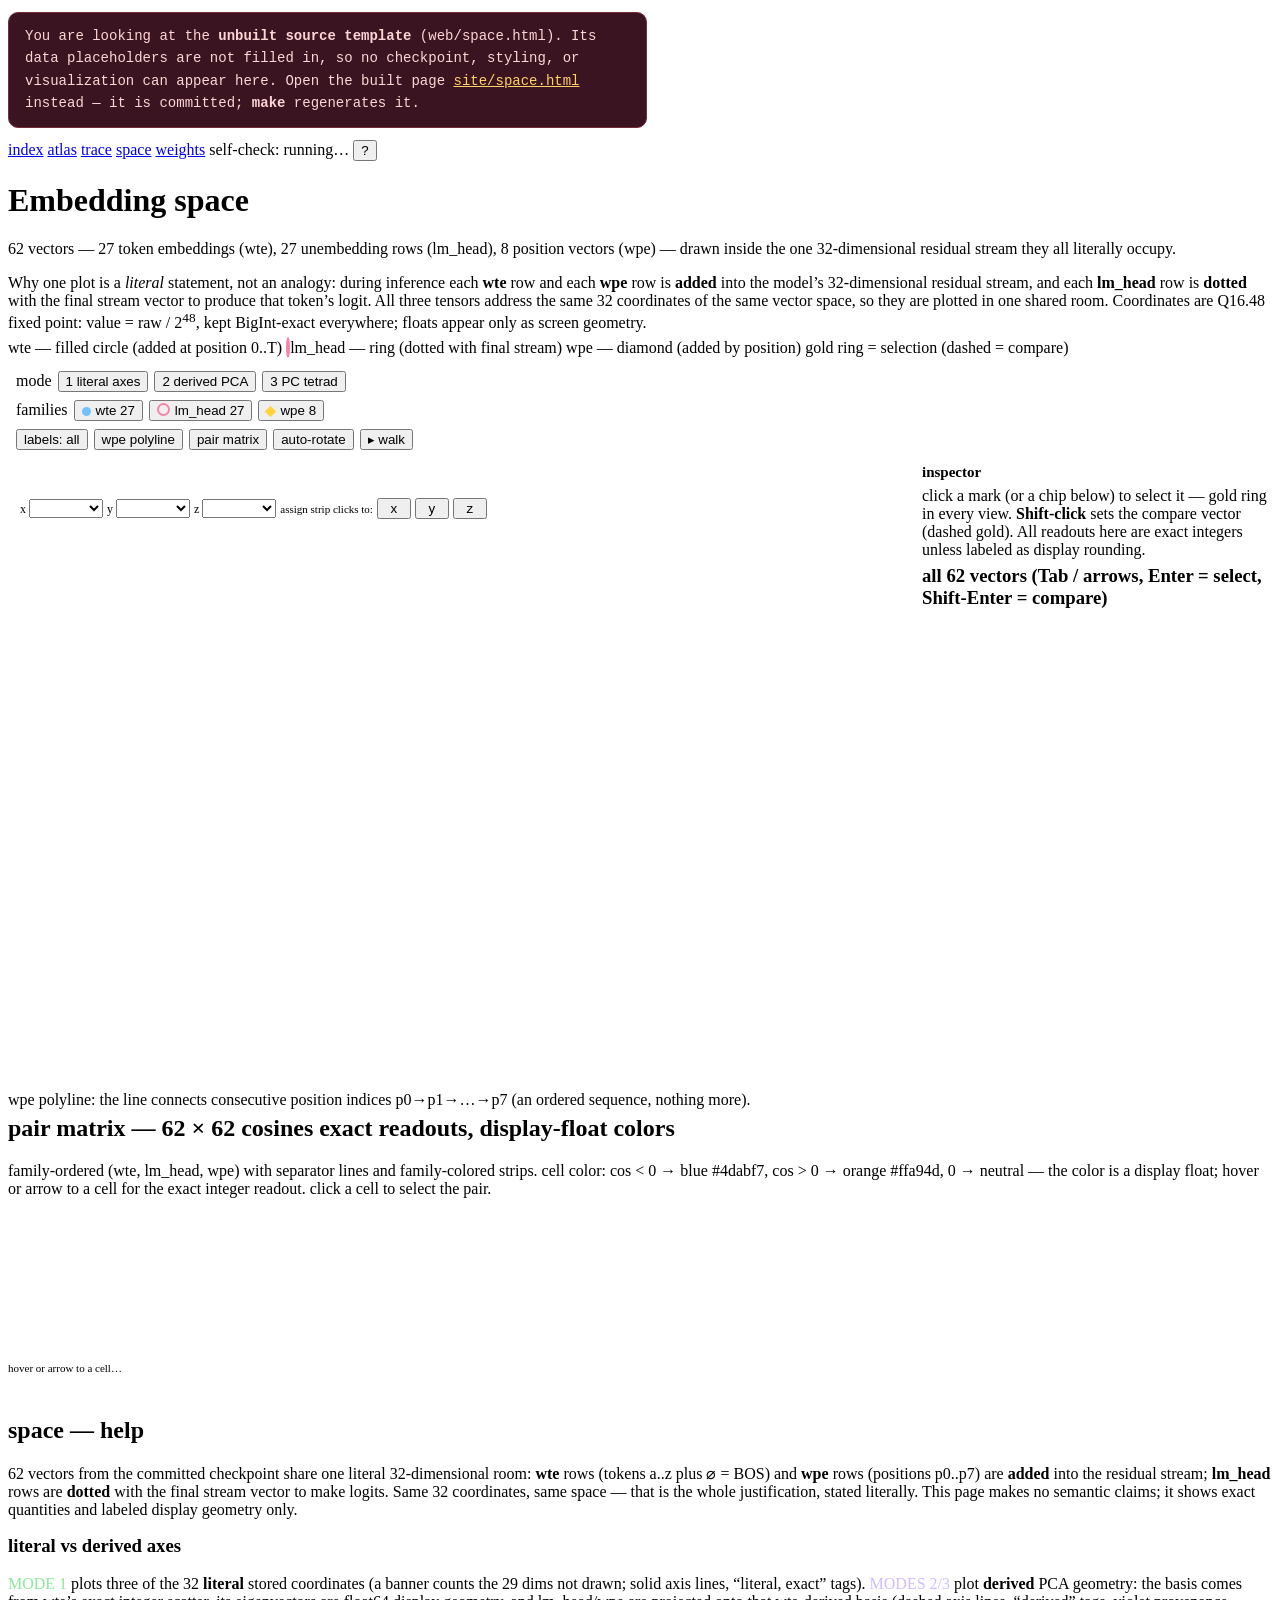
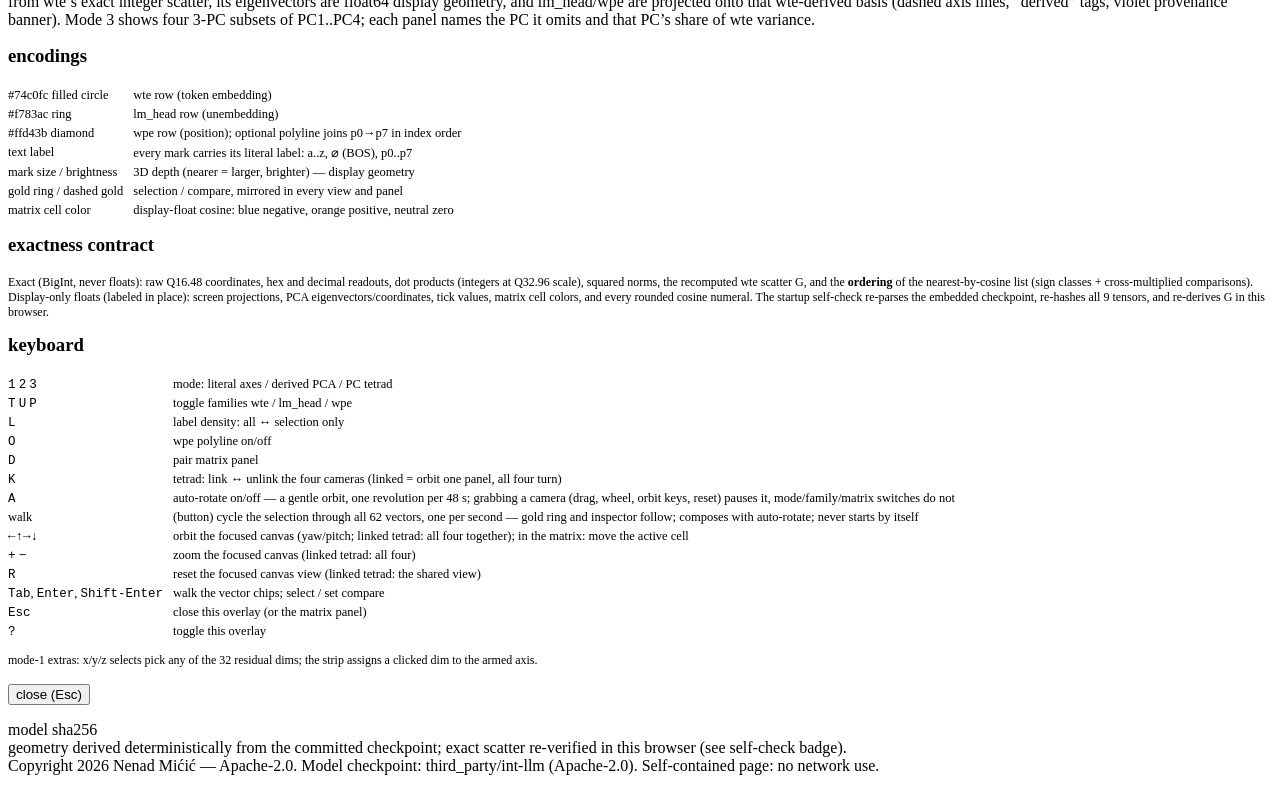
<file: web/space.html>
<!doctype html>
<html lang="en">
<head>
<meta charset="utf-8">
<meta name="viewport" content="width=device-width, initial-scale=1">
<title>space — 62 vectors, one 32-D room</title>
<!--
  Copyright 2026 Nenad Mićić
  SPDX-License-Identifier: Apache-2.0

  space.html — the embedding-space page of int-llm-viz.
  62 vectors (27 wte + 27 lm_head + 8 wpe) drawn in the one literal
  32-dimensional residual stream they all live in. MODE A plots three
  literal residual coordinates; MODES B/C plot derived PCA geometry
  (basis from wte's exact integer scatter). Raw data stays BigInt-exact;
  floats appear only as display geometry and are labeled as such.
  Every 3-D view auto-rotates gently (one revolution per 48 s) unless
  the user prefers reduced motion; grabbing a camera pauses it, content
  toggles do not. Self-contained: model checkpoint, parser, theme and
  geometry inlined.
-->
<style>
__THEME_CSS__

/* ---------- space.html page styles ---------- */
.navpad { flex: 1; }
.hidden { display: none !important; }

.toolbar { margin: 10px 0; }
.toolbar .grp {
  display: flex; gap: 6px; align-items: center; flex-wrap: wrap;
  padding: 4px 8px; border: 1px solid var(--line); border-radius: 10px;
  background: var(--panel);
}
.toolbar .grp .lbl { font: 11px var(--mono); color: var(--dim); }
.swdot { display: inline-block; width: 9px; height: 9px; border-radius: 50%;
         margin-right: 5px; vertical-align: -1px; }
.swdot.ring { background: transparent !important; border: 2px solid; }
.swdot.diam { border-radius: 1px; transform: rotate(45deg) scale(0.9); }

.viz-grid { display: flex; gap: 12px; align-items: flex-start; }
.viz-main { flex: 1 1 640px; min-width: 0; }
.viz-side { flex: 0 0 350px; min-width: 0; }

.banner {
  font: 12px var(--mono); color: var(--dim);
  border: 1px dashed var(--line); border-radius: 8px;
  padding: 5px 10px; margin: 8px 0;
}
.banner b { color: var(--ink); font-weight: 600; }
.banner.derived { border-color: #4c3f82; color: #d0bcff; }

.axisbar { margin: 8px 0; }
.axisbar select { min-width: 74px; }
.dimstrip { display: flex; flex-wrap: wrap; gap: 3px; margin-top: 8px; }
.dimstrip button {
  width: 24px; height: 22px; padding: 0; font-size: 10px;
  border-radius: 5px; color: var(--dim);
}
.dimstrip button.onaxis {
  color: #0b0e14; background: var(--gold); border-color: var(--gold);
  font-weight: 700;
}
.armgrp button { min-width: 34px; }

.stagewrap { position: relative; }
canvas.stage3d {
  display: block; width: 100%;
  background: var(--panel);
  border: 1px solid var(--line); border-radius: 12px;
  touch-action: none; cursor: grab;
}
canvas.stage3d:active { cursor: grabbing; }
#stage { height: 540px; }

.tetrad {
  display: grid; grid-template-columns: 1fr 1fr; gap: 10px;
}
.tpanel .ptitle {
  font: 11px var(--mono); color: var(--dim); margin: 0 0 4px 2px;
}
.tpanel .ptitle b { color: var(--ink); }
.tpanel canvas { height: 280px; }

.axis-readout {
  font-size: 11.5px; color: var(--dim);
  margin: 8px 0 0; line-height: 1.7;
}
.axis-readout .ax { color: var(--ink); }
.axis-readout .tag {
  border: 1px solid var(--line); border-radius: 999px;
  padding: 0 7px; font-size: 10px; margin-left: 4px;
}
.axis-readout .tag.lit { color: #8ce99a; border-color: #2b6b43; }
.axis-readout .tag.der { color: #d0bcff; border-color: #4c3f82; }
.subnote { font: 11px var(--mono); color: var(--dim); margin: 6px 0; }

/* ---------- inspector ---------- */
.inspector h2 { margin: 0 0 6px; font-size: 15px; }
.fam-glyph { font-size: 15px; }
.sel-head { display: flex; gap: 8px; align-items: baseline; flex-wrap: wrap; }
.sel-head .big { font: 700 20px var(--mono); }
.coordtable-wrap {
  max-height: 230px; overflow: auto;
  border: 1px solid var(--line); border-radius: 8px; margin: 8px 0;
}
table.coords { border-collapse: collapse; width: 100%; font: 10.5px var(--mono); }
table.coords th, table.coords td {
  text-align: right; padding: 1px 7px; white-space: nowrap;
  border-bottom: 1px solid #1b2130;
}
table.coords th {
  position: sticky; top: 0; background: var(--panel2); color: var(--dim);
  font-weight: 400;
}
table.coords td.d { color: var(--dim); }
table.coords tr.onax td { background: #2a2410; }
.pairbox { border-top: 1px solid var(--line); margin-top: 10px; padding-top: 8px; }
.pairbox .exact {
  font: 10.5px var(--mono); overflow-wrap: break-word;
  color: var(--ink); margin: 2px 0 8px;
}
.pairbox .k { color: var(--dim); font: 11px var(--mono); }
.nearlist { list-style: none; margin: 4px 0 0; padding: 0; }
.nearlist li { margin: 2px 0; }
.nearlist button {
  width: 100%; text-align: left; display: flex; gap: 8px; align-items: baseline;
  background: var(--panel2); border-color: var(--line); padding: 3px 8px;
}
.nearlist .cosv { margin-left: auto; color: var(--dim); }

.veclist {
  max-height: 300px; overflow: auto; display: flex; flex-wrap: wrap; gap: 4px;
  padding: 2px;
}
.veclist button {
  min-width: 34px; padding: 2px 6px; font-size: 12px;
  background: var(--panel2);
}
.veclist button.sel { outline: 2px solid var(--gold); }
.veclist button.cmp { outline: 2px dashed var(--gold); }
.veclist .fam-b { flex-basis: 100%; font: 10px var(--mono); color: var(--dim);
                  margin-top: 4px; }

/* ---------- pair matrix ---------- */
.matrix-wrap { overflow: auto; }
#matrix {
  display: block; background: var(--panel);
  border: 1px solid var(--line); border-radius: 8px;
  touch-action: none;
}
#matrixReadout {
  font-size: 11px; min-height: 3.2em; margin-top: 8px; color: var(--ink);
  overflow-wrap: break-word;
}
#matrixReadout .k { color: var(--dim); }

.help-box h3 { color: var(--ink); margin-top: 14px; }
.help-box table { border-collapse: collapse; font-size: 12.5px; }
.help-box td { padding: 2px 10px 2px 0; vertical-align: top; }
.help-box .note { color: var(--dim); font-size: 12px; }

footer .mono { overflow-wrap: break-word; }

@media (max-width: 980px) {
  .viz-grid { flex-direction: column; }
  .viz-side { flex: 1 1 auto; width: 100%; }
  #stage { height: 420px; }
}
@media (max-width: 560px) {
  .tetrad { grid-template-columns: 1fr; }
  #stage { height: 320px; }
  .tpanel canvas { height: 240px; }
}
</style>
</head>
<body>
<main>
<!--UNBUILT-NOTICE--><div style="background:#3a1420;border:1px solid #7a2b3b;color:#ffd6d6;font:14px/1.6 ui-monospace,Menlo,Consolas,monospace;padding:12px 16px;border-radius:10px;margin:12px 0;max-width:72ch">
You are looking at the <b>unbuilt source template</b> (web/space.html).
Its data placeholders are not filled in, so no checkpoint, styling, or
visualization can appear here. Open the built page
<a href="../site/space.html" style="color:#ffd166">site/space.html</a>
instead &mdash; it is committed; <b>make</b> regenerates it.
</div><!--/UNBUILT-NOTICE-->
<nav class="topnav mono">
  <a href="index.html">index</a>
  <a href="atlas.html">atlas</a>
  <a href="trace.html">trace</a>
  <a href="space.html" class="here" aria-current="page">space</a>
  <a href="weights.html">weights</a>
  <span class="navpad"></span>
  <span id="checkBadge" class="badge info">self-check: running…</span>
  <button id="helpBtn" aria-haspopup="dialog" title="help (?)">?</button>
</nav>

<h1>Embedding space</h1>
<p class="sub">62 vectors — 27 token embeddings (wte), 27 unembedding rows (lm_head),
8 position vectors (wpe) — drawn inside the one 32-dimensional residual stream
they all literally occupy.</p>

<section class="card">
  <p style="margin:4px 0">Why one plot is a <em>literal</em> statement, not an
  analogy: during inference each <b>wte</b> row and each <b>wpe</b> row is
  <b>added</b> into the model&#8217;s 32-dimensional residual stream, and each
  <b>lm_head</b> row is <b>dotted</b> with the final stream vector to produce
  that token&#8217;s logit. All three tensors address the same 32 coordinates
  of the same vector space, so they are plotted in one shared room.
  Coordinates are Q16.48 fixed point: value = raw / 2<sup>48</sup>, kept
  BigInt-exact everywhere; floats appear only as screen geometry.</p>
  <div class="legend" style="margin-top:6px">
    <span><span class="sw" style="background:#74c0fc;border-radius:50%"></span>wte — filled circle (added at position 0..T)</span>
    <span><span class="sw" style="background:transparent;border:2px solid #f783ac;border-radius:50%"></span>lm_head — ring (dotted with final stream)</span>
    <span><span class="sw" style="background:#ffd43b;transform:rotate(45deg)"></span>wpe — diamond (added by position)</span>
    <span><span class="sw" style="background:#ffd166;border-radius:50%"></span>gold ring = selection (dashed = compare)</span>
  </div>
</section>

<div class="row toolbar">
  <div class="grp" role="group" aria-label="view mode">
    <span class="lbl">mode</span>
    <button id="modeA" class="on" aria-pressed="true" title="key 1">1 literal axes</button>
    <button id="modeB" aria-pressed="false" title="key 2">2 derived PCA</button>
    <button id="modeC" aria-pressed="false" title="key 3">3 PC tetrad</button>
  </div>
  <div class="grp" role="group" aria-label="families">
    <span class="lbl">families</span>
    <button id="famWte" class="on" aria-pressed="true" title="key T"><span class="swdot" style="background:#74c0fc"></span>wte 27</button>
    <button id="famLmh" class="on" aria-pressed="true" title="key U"><span class="swdot ring" style="border-color:#f783ac"></span>lm_head 27</button>
    <button id="famWpe" class="on" aria-pressed="true" title="key P"><span class="swdot diam" style="background:#ffd43b"></span>wpe 8</button>
  </div>
  <div class="grp">
    <button id="labelsBtn" class="on" aria-pressed="true" title="key L">labels: all</button>
    <button id="polyBtn" class="on" aria-pressed="true" title="key O">wpe polyline</button>
    <button id="matrixBtn" aria-pressed="true" class="on" title="key D">pair matrix</button>
    <button id="rotBtn" aria-pressed="false"
      title="gently orbit the camera, one revolution per 48 s; grabbing a camera pauses it (A)">auto-rotate</button>
    <button id="walkBtn" aria-pressed="false"
      title="walk the selection through all 62 vectors, one per second (gold ring + inspector follow along)">&#9656; walk</button>
  </div>
</div>

<div class="viz-grid">
  <div class="viz-main">
    <div id="modeBanner" class="banner"></div>

    <div id="axisControls" class="axisbar card" style="padding:8px 12px">
      <div class="row">
        <label class="mono" style="font-size:12px">x <select id="dimX" aria-label="x axis residual dimension"></select></label>
        <label class="mono" style="font-size:12px">y <select id="dimY" aria-label="y axis residual dimension"></select></label>
        <label class="mono" style="font-size:12px">z <select id="dimZ" aria-label="z axis residual dimension"></select></label>
        <span class="lbl mono" style="color:var(--dim);font-size:11px">assign strip clicks to:</span>
        <span class="armgrp" role="group" aria-label="armed axis">
          <button id="armX" class="on" aria-pressed="true">x</button>
          <button id="armY" aria-pressed="false">y</button>
          <button id="armZ" aria-pressed="false">z</button>
        </span>
      </div>
      <div id="dimStrip" class="dimstrip" role="group"
           aria-label="32 residual dimensions; highlighted = currently on axis"></div>
    </div>

    <div id="derivedNote" class="banner derived hidden">
      derived axes — basis from <b>wte only</b>: exact integer scatter
      G = &#8721; (27&#183;x&#7522; &#8722; S)(27&#183;x&#7522; &#8722; S)&#7511; over the 27 wte rows;
      eigenvectors are IEEE-754 float64 <b>display geometry</b>.
      lm_head and wpe are <b>projected onto this wte-derived basis</b>.
    </div>

    <div id="stageWrap" class="stagewrap">
      <canvas id="stage" class="stage3d" tabindex="0"
        aria-label="3D scatter of the 62 vectors. Drag or arrow keys orbit, plus and minus zoom, R resets."></canvas>
    </div>

    <div id="tetradBar" class="row toolbar hidden" style="margin:8px 0 6px">
      <div class="grp" role="group" aria-label="tetrad camera">
        <span class="lbl">camera</span>
        <button id="linkBtn" class="on" aria-pressed="true" title="key K"></button>
      </div>
    </div>

    <div id="tetradWrap" class="tetrad hidden">
      <div class="tpanel"><p class="ptitle" id="pt0"></p><canvas id="tp0" class="stage3d" tabindex="0" aria-label="tetrad panel 1 of 4. Drag or arrow keys orbit; while cameras are linked all four panels turn together."></canvas></div>
      <div class="tpanel"><p class="ptitle" id="pt1"></p><canvas id="tp1" class="stage3d" tabindex="0" aria-label="tetrad panel 2 of 4. Drag or arrow keys orbit; while cameras are linked all four panels turn together."></canvas></div>
      <div class="tpanel"><p class="ptitle" id="pt2"></p><canvas id="tp2" class="stage3d" tabindex="0" aria-label="tetrad panel 3 of 4. Drag or arrow keys orbit; while cameras are linked all four panels turn together."></canvas></div>
      <div class="tpanel"><p class="ptitle" id="pt3"></p><canvas id="tp3" class="stage3d" tabindex="0" aria-label="tetrad panel 4 of 4. Drag or arrow keys orbit; while cameras are linked all four panels turn together."></canvas></div>
    </div>

    <div id="axisReadout" class="axis-readout mono"></div>
    <div id="polyNote" class="subnote">wpe polyline: the line connects consecutive
      position indices p0&#8594;p1&#8594;&#8230;&#8594;p7 (an ordered sequence, nothing more).</div>
  </div>

  <aside class="viz-side">
    <div class="card inspector" id="inspector">
      <h2>inspector</h2>
      <div id="inspBody"><p class="subnote">click a mark (or a chip below) to
      select it — gold ring in every view. <b>Shift-click</b> sets the compare
      vector (dashed gold). All readouts here are exact integers unless
      labeled as display rounding.</p></div>
    </div>
    <div class="card" id="listCard">
      <h3 style="margin-top:0">all 62 vectors (Tab / arrows, Enter = select,
        Shift-Enter = compare)</h3>
      <div id="vecList" class="veclist"></div>
    </div>
  </aside>
</div>

<section class="card" id="matrixCard">
  <h2 style="margin-top:0">pair matrix — 62 &#215; 62 cosines
    <span class="badge info">exact readouts, display-float colors</span></h2>
  <p class="subnote">family-ordered (wte, lm_head, wpe) with separator lines and
    family-colored strips. cell color: cos &lt; 0 &#8594; blue #4dabf7,
    cos &gt; 0 &#8594; orange #ffa94d, 0 &#8594; neutral — the color is a
    display float; hover or arrow to a cell for the exact integer readout.
    click a cell to select the pair.</p>
  <div class="matrix-wrap">
    <canvas id="matrix" tabindex="0"
      aria-label="62 by 62 cosine matrix. Arrow keys move the active cell, Enter selects the pair."></canvas>
  </div>
  <div id="matrixReadout"><span class="k">hover or arrow to a cell&#8230;</span></div>
</section>

<div class="help-overlay" id="helpOverlay" role="dialog" aria-modal="true" aria-label="help">
  <div class="help-box" id="helpBox" tabindex="-1">
    <h2>space — help</h2>
    <p>62 vectors from the committed checkpoint share one literal
    32-dimensional room: <b>wte</b> rows (tokens a..z plus &#8960; = BOS) and
    <b>wpe</b> rows (positions p0..p7) are <b>added</b> into the residual
    stream; <b>lm_head</b> rows are <b>dotted</b> with the final stream vector
    to make logits. Same 32 coordinates, same space — that is the whole
    justification, stated literally. This page makes no semantic claims;
    it shows exact quantities and labeled display geometry only.</p>

    <h3>literal vs derived axes</h3>
    <p><span class="tag" style="color:#8ce99a">MODE 1</span> plots three of the
    32 <b>literal</b> stored coordinates (a banner counts the 29 dims not
    drawn; solid axis lines, &#8220;literal, exact&#8221; tags).
    <span class="tag" style="color:#d0bcff">MODES 2/3</span> plot <b>derived</b>
    PCA geometry: the basis comes from wte&#8217;s exact integer scatter, its
    eigenvectors are float64 display geometry, and lm_head/wpe are projected
    onto that wte-derived basis (dashed axis lines, &#8220;derived&#8221; tags,
    violet provenance banner). Mode 3 shows four 3-PC subsets of PC1..PC4;
    each panel names the PC it omits and that PC&#8217;s share of wte variance.</p>

    <h3>encodings</h3>
    <table>
      <tr><td class="mono">#74c0fc filled circle</td><td>wte row (token embedding)</td></tr>
      <tr><td class="mono">#f783ac ring</td><td>lm_head row (unembedding)</td></tr>
      <tr><td class="mono">#ffd43b diamond</td><td>wpe row (position); optional polyline joins p0&#8594;p7 in index order</td></tr>
      <tr><td class="mono">text label</td><td>every mark carries its literal label: a..z, &#8960; (BOS), p0..p7</td></tr>
      <tr><td class="mono">mark size / brightness</td><td>3D depth (nearer = larger, brighter) — display geometry</td></tr>
      <tr><td class="mono">gold ring / dashed gold</td><td>selection / compare, mirrored in every view and panel</td></tr>
      <tr><td class="mono">matrix cell color</td><td>display-float cosine: blue negative, orange positive, neutral zero</td></tr>
    </table>

    <h3>exactness contract</h3>
    <p class="note">Exact (BigInt, never floats): raw Q16.48 coordinates, hex
    and decimal readouts, dot products (integers at Q32.96 scale), squared
    norms, the recomputed wte scatter G, and the <b>ordering</b> of the
    nearest-by-cosine list (sign classes + cross-multiplied comparisons).
    Display-only floats (labeled in place): screen projections, PCA
    eigenvectors/coordinates, tick values, matrix cell colors, and every
    rounded cosine numeral. The startup self-check re-parses the embedded
    checkpoint, re-hashes all 9 tensors, and re-derives G in this browser.</p>

    <h3>keyboard</h3>
    <table>
      <tr><td><kbd>1</kbd> <kbd>2</kbd> <kbd>3</kbd></td><td>mode: literal axes / derived PCA / PC tetrad</td></tr>
      <tr><td><kbd>T</kbd> <kbd>U</kbd> <kbd>P</kbd></td><td>toggle families wte / lm_head / wpe</td></tr>
      <tr><td><kbd>L</kbd></td><td>label density: all &#8596; selection only</td></tr>
      <tr><td><kbd>O</kbd></td><td>wpe polyline on/off</td></tr>
      <tr><td><kbd>D</kbd></td><td>pair matrix panel</td></tr>
      <tr><td><kbd>K</kbd></td><td>tetrad: link &#8596; unlink the four cameras (linked = orbit one panel, all four turn)</td></tr>
      <tr><td><kbd>A</kbd></td><td>auto-rotate on/off — a gentle orbit, one revolution per 48 s; grabbing a camera (drag, wheel, orbit keys, reset) pauses it, mode/family/matrix switches do not</td></tr>
      <tr><td>walk</td><td>(button) cycle the selection through all 62 vectors, one per second — gold ring and inspector follow; composes with auto-rotate; never starts by itself</td></tr>
      <tr><td><kbd>&#8592;&#8593;&#8594;&#8595;</kbd></td><td>orbit the focused canvas (yaw/pitch; linked tetrad: all four together); in the matrix: move the active cell</td></tr>
      <tr><td><kbd>+</kbd> <kbd>&#8722;</kbd></td><td>zoom the focused canvas (linked tetrad: all four)</td></tr>
      <tr><td><kbd>R</kbd></td><td>reset the focused canvas view (linked tetrad: the shared view)</td></tr>
      <tr><td><kbd>Tab</kbd>, <kbd>Enter</kbd>, <kbd>Shift-Enter</kbd></td><td>walk the vector chips; select / set compare</td></tr>
      <tr><td><kbd>Esc</kbd></td><td>close this overlay (or the matrix panel)</td></tr>
      <tr><td><kbd>?</kbd></td><td>toggle this overlay</td></tr>
    </table>
    <p class="note">mode-1 extras: x/y/z selects pick any of the 32 residual
    dims; the strip assigns a clicked dim to the armed axis.</p>
    <p><button id="helpClose">close (Esc)</button></p>
  </div>
</div>

<div class="tip" id="tip" aria-hidden="true"></div>

<footer>
  <div class="mono">model sha256 <span id="footSha"></span></div>
  <div>geometry derived deterministically from the committed checkpoint;
  exact scatter re-verified in this browser (see self-check badge).</div>
  <div>Copyright 2026 Nenad Mi&#263;i&#263; — Apache-2.0. Model checkpoint:
  third_party/int-llm (Apache-2.0). Self-contained page: no network use.</div>
</footer>
</main>
<script>
__MGW_JS__
</script>
<script>
"use strict";
/* ================= embedded data (build_site.py tokens) ================= */
const MGW_B64 = "__MGW_B64__";
const GEOMETRY = __GEOMETRY_JSON__;
const SUMMARY = __SUMMARY_JSON__;

const IS_BROWSER = typeof document !== "undefined";

/* ============================ pure layer ============================
 * Everything above init() runs identically under Node (tools/page_check.js)
 * and in the browser. No DOM, no timers, no randomness, no clock. */

const FAM_DEFS = [
  { key: "wte", tensor: "wte",     color: "#74c0fc", shape: "circle",
    long: "token embedding (added into the stream)" },
  { key: "lmh", tensor: "lm_head", color: "#f783ac", shape: "ring",
    long: "unembedding row (dotted with the final stream)" },
  { key: "wpe", tensor: "wpe",     color: "#ffd43b", shape: "diamond",
    long: "position embedding (added into the stream)" },
];

/* 62 vector descriptors. `raw` is the exact BigInt64Array row (LITERAL
 * data); `floats` is its float64 image, display geometry only (the build
 * pipeline asserts |raw| < 2^53 so the conversion itself is exact). */
function buildVectors(model) {
  const dims = model.config.hidden_dim;
  const out = [];
  for (const fam of FAM_DEFS) {
    const t = model.byName.get(fam.tensor);
    if (!t) throw new Error("missing tensor " + fam.tensor);
    for (let r = 0; r < t.rows; r++) {
      const raw = t.raw.subarray(r * dims, (r + 1) * dims);
      const floats = new Float64Array(dims);            /* display-only */
      for (let c = 0; c < dims; c++) floats[c] = Q48.toNumber(raw[c]);
      const label = fam.key === "wpe" ? "p" + r
        : (r < model.uchars.length ? model.uchars[r] : "⌀");
      out.push({ fam: fam.key, famDef: fam, idx: r, label, raw, floats });
    }
  }
  return out;
}

/* EXACT integer scatter of the wte rows, mirroring tools/derive_geometry.py:
 * c_i = 27*x_i - S (S = column sums), G = sum_i c_i c_i^T. All BigInt. */
function computeScatterExact(t) {
  const R = t.rows, C = t.cols, V = BigInt(R);
  const S = new Array(C).fill(0n);
  for (let r = 0; r < R; r++)
    for (let c = 0; c < C; c++) S[c] += t.raw[r * C + c];
  const G = [];
  for (let a = 0; a < C; a++) G.push(new Array(C).fill(0n));
  const cent = new Array(C);
  for (let r = 0; r < R; r++) {
    for (let c = 0; c < C; c++) cent[c] = V * t.raw[r * C + c] - S[c];
    for (let a = 0; a < C; a++) {
      const ca = cent[a];
      if (ca === 0n) continue;
      const Ga = G[a];
      for (let b = 0; b < C; b++) Ga[b] += ca * cent[b];
    }
  }
  return G;
}

/* All pairwise EXACT dot products (BigInt at Q32.96 scale) of the 62 rows.
 * dots[i*n+j] = <v_i, v_j>; norms[i] = <v_i, v_i>. */
function computeAllDots(vectors) {
  const n = vectors.length, dims = vectors[0].raw.length;
  const dots = new Array(n * n);
  for (let i = 0; i < n; i++) {
    for (let j = i; j < n; j++) {
      const d = dotExact(vectors[i].raw, vectors[j].raw, 0, 0, dims);
      dots[i * n + j] = d;
      dots[j * n + i] = d;
    }
  }
  const norms = new Array(n);
  for (let i = 0; i < n; i++) norms[i] = dots[i * n + i];
  return { n, dots, norms };
}

/* EXACT cosine ordering. cosA = dotA/sqrt(Nx*nA), cosB = dotB/sqrt(Nx*nB)
 * share the anchor norm Nx, which cancels. Compare by sign class first,
 * then by cross-multiplied squares — BigInt only, no float touches the
 * ordering. Returns negative/0/positive like a comparator (A vs B). */
function cosCmpExact(dotA, nA, dotB, nB) {
  const sA = dotA > 0n ? 1 : (dotA < 0n ? -1 : 0);
  const sB = dotB > 0n ? 1 : (dotB < 0n ? -1 : 0);
  if (sA !== sB) return sA - sB;
  if (sA === 0) return 0;
  const lhs = dotA * dotA * nB, rhs = dotB * dotB * nA;
  if (lhs === rhs) return 0;
  const bigger = lhs > rhs ? 1 : -1;      /* larger |cos| */
  return sA > 0 ? bigger : -bigger;
}

/* cos(a,b) === 1 exactly  <=>  dot > 0 and dot^2 === |a|^2 * |b|^2. */
function isCosExactlyOne(dot, nA, nB) {
  return dot > 0n && dot * dot === nA * nB;
}

/* Top-k neighbours of `sel` by cosine, EXACT ordering (ties by index). */
function nearestByCosine(pair, sel, k) {
  const { n, dots, norms } = pair;
  const cand = [];
  for (let j = 0; j < n; j++) if (j !== sel) cand.push(j);
  cand.sort((a, b) => {
    const c = cosCmpExact(dots[sel * n + b], norms[b],
                          dots[sel * n + a], norms[a]);
    return c !== 0 ? c : a - b;
  });
  return cand.slice(0, k);
}

/* Display-only float cosine (the page labels every use as rounding). */
function displayCosine(dot, nA, nB) {
  return Number(dot) / Math.sqrt(Number(nA) * Number(nB));
}

const fixed96 = (raw) => Q48.fixedToDecimalString(raw, 96);

/* Derived PCA coordinates: float64 projection of the float64 image of each
 * row onto GEOMETRY.components (display geometry; basis from wte only). */
function computePcaCoords(vectors, components) {
  const K = components.length;
  for (const v of vectors) {
    const pc = new Float64Array(K);
    for (let k = 0; k < K; k++) {
      let s = 0;
      const comp = components[k];
      for (let c = 0; c < v.floats.length; c++) s += v.floats[c] * comp[c];
      pc[k] = s;
    }
    v.pc = pc;                                          /* display-only */
  }
}

/* -------- hand-rolled 3D (display geometry) -------- */
/* Pure pinhole projection: yaw about the vertical axis, then pitch about
 * the horizontal axis, then perspective divide. Deterministic: same input
 * always yields the identical output object. */
const PERSP = 3.4;
function project3(x, y, z, yaw, pitch, zoom) {
  const cy = Math.cos(yaw), sy = Math.sin(yaw);
  const cp = Math.cos(pitch), sp = Math.sin(pitch);
  const x1 = cy * x + sy * z;
  const z1 = -sy * x + cy * z;
  const y2 = cp * y - sp * z1;
  const z2 = sp * y + cp * z1;          /* larger z2 = nearer the camera */
  const f = PERSP / (PERSP - z2);
  return { x: x1 * f * zoom, y: -y2 * f * zoom, depth: z2, f };
}

/* Tetrad camera link. Linked = the four panels literally share ONE view
 * object (one camera, four axis triples), so orbiting or zooming any
 * panel turns all four together — the "four 3-D shadows of one 4-D
 * cloud" effect. Unlink clones the current orientation into per-panel
 * view objects so each panel can be orbited independently. */
function linkViews(stages, src) {
  const shared = { yaw: src.view.yaw, pitch: src.view.pitch,
                   zoom: src.view.zoom };
  for (const st of stages) st.view = shared;
  return shared;
}
function unlinkViews(stages) {
  for (const st of stages)
    st.view = { yaw: st.view.yaw, pitch: st.view.pitch, zoom: st.view.zoom };
}

/* Gentle auto-rotation clock: one revolution per ROT_REV_MS. yawAtTime
 * is THE clock-to-camera mapping — a view renders at
 * yawAtTime(view.yaw, virtualMs), and pausing folds that rendered yaw
 * back into view.yaw (wrapped), so the camera never jumps. Pure, so the
 * Node self-check exercises it; the rAF loop lives in the browser layer. */
const ROT_REV_MS = 48000;
function yawAtTime(baseYaw, ms) {
  return baseYaw + (Math.PI * 2 / ROT_REV_MS) * ms;
}
/* Wrap into (-pi, pi], round to 1e-4, and clamp so the rounding cannot
 * escape the wrap branch: the result is its own fixed point. */
function wrapYaw(y) {
  const TAU = Math.PI * 2;
  let w = ((y % TAU) + TAU) % TAU;
  if (w > Math.PI) w -= TAU;
  w = Math.round(w * 10000) / 10000;
  return Math.max(-3.1415, Math.min(3.1415, w));
}

/* Max |coordinate| over all vectors for a 3-axis getter -> view scale. */
function computeExtent(vectors, getter) {
  let m = 0;
  for (const v of vectors) {
    const p = getter(v);
    for (let a = 0; a < 3; a++) { const t = Math.abs(p[a]); if (t > m) m = t; }
  }
  return m > 0 ? m : 1;
}

/* Round tick step: largest of 1/2/5 * 10^k giving 2..5 ticks per side. */
function niceStep(maxAbs) {
  const raw = maxAbs / 2.5;
  const p = Math.pow(10, Math.floor(Math.log10(raw)));
  for (const m of [5, 2, 1]) if (m * p <= raw) return m * p;
  return p;
}
function tickValues(maxAbs) {
  const st = niceStep(maxAbs), out = [];
  for (let v = st; v <= maxAbs * 1.0001; v += st) { out.push(v); out.push(-v); }
  return out;
}

/* Format a display float compactly (ticks, cosines). */
function fmtF(x, d) {
  const s = x.toFixed(d !== undefined ? d : 3);
  return s === "-0" || /^-0\.0*$/.test(s) ? s.slice(1) : s;
}

/* ============================ self-test ============================
 * Runs under Node via tools/page_check.js AND at browser startup.
 * Throws on the first failure; returns the shared exact state. */
function runChecks() {
  let checks = 0;
  const ok = (cond, msg) => {
    if (!cond) throw new Error("self-check: " + msg);
    checks++;
  };

  /* 1. byte-exact parse of the embedded checkpoint */
  const model = parseMGW(b64ToBytes(MGW_B64));
  ok(model.numWeights === SUMMARY.num_params,
     "weight count matches SUMMARY.num_params");
  ok(model.uchars === SUMMARY.uchars, "tokenizer uchars match SUMMARY");
  ok(model.config.hidden_dim === GEOMETRY.n_cols,
     "hidden_dim matches GEOMETRY.n_cols");

  /* 2. FNV-1a 64 of all 9 weight tensors === the C loader's checksums */
  const fnvNames = Object.keys(SUMMARY.tensor_fnv1a64).sort();
  ok(fnvNames.length === 9, "SUMMARY lists 9 weight tensors");
  for (const nm of fnvNames) {
    const t = model.byName.get(nm);
    ok(!!t, "tensor present: " + nm);
    ok(fnv1a64(t.raw).toString() === SUMMARY.tensor_fnv1a64[nm],
       "fnv1a64(" + nm + ") matches C harness");
  }

  /* 3. provenance chain: geometry was derived from this same checkpoint */
  ok(GEOMETRY.provenance.model_sha256 === SUMMARY.model_sha256,
     "GEOMETRY provenance sha256 === SUMMARY sha256");

  /* 4. the 62 vectors and their shapes */
  const vectors = buildVectors(model);
  ok(vectors.length === 62, "62 vectors (27 wte + 27 lm_head + 8 wpe)");
  const wte = model.byName.get("wte");
  ok(wte.rows === 27 && wte.cols === 32, "wte is 27x32");
  const lmh = model.byName.get("lm_head");
  ok(lmh.rows === 27 && lmh.cols === 32, "lm_head is 27x32");
  const wpeT = model.byName.get("wpe");
  ok(wpeT.rows === 8 && wpeT.cols === 32, "wpe is 8x32");

  /* 5. recompute the EXACT integer scatter G from the embedded wte rows
   * and compare every entry to the committed strings — this ties the
   * derived basis to the embedded model inside the page itself. */
  const G = computeScatterExact(wte);
  ok(GEOMETRY.scatter_exact.length === 32, "scatter_exact is 32x32");
  for (let a = 0; a < 32; a++)
    for (let b = 0; b < 32; b++)
      ok(G[a][b].toString() === GEOMETRY.scatter_exact[a][b],
         "G[" + a + "][" + b + "] recomputed === committed");

  /* 6. components orthonormality (float display-geometry claim) */
  const C = GEOMETRY.components;
  for (let i = 0; i < 6; i++)
    for (let j = i; j < 6; j++) {
      let d = 0;
      for (let c = 0; c < 32; c++) d += C[i][c] * C[j][c];
      ok(Math.abs(d - (i === j ? 1 : 0)) < 1e-12,
         "components " + i + "," + j + " orthonormal within 1e-12");
    }

  /* 7. eigen-residual ||G v - lambda v|| / |lambda| < 1e-9 on float64(G)
   * built from the committed exact strings (display-geometry claim). */
  const Gf = GEOMETRY.scatter_exact.map(
    (row) => row.map((s) => Number(BigInt(s))));      /* display-only */
  for (let k = 0; k < 6; k++) {
    const lam = GEOMETRY.eigenvalues[k], v = C[k];
    let rn = 0;
    for (let a = 0; a < 32; a++) {
      let s = 0;
      for (let b = 0; b < 32; b++) s += Gf[a][b] * v[b];
      const r = s - lam * v[a];
      rn += r * r;
    }
    ok(Math.sqrt(rn) / Math.abs(lam) < 1e-9,
       "eigen-residual of PC" + (k + 1) + " < 1e-9");
  }

  /* 8. exact-cosine engine */
  const pair = computeAllDots(vectors);
  for (let i = 0; i < pair.n; i++)
    ok(pair.norms[i] > 0n, "norm^2 of " + vectors[i].fam + "[" +
       vectors[i].idx + "] is positive");
  ok(isCosExactlyOne(pair.dots[0], pair.norms[0], pair.norms[0]),
     "cos(a,a) === 1 exactly (cross-multiplied BigInt)");
  ok(cosCmpExact(pair.dots[0], pair.norms[0],
                 pair.dots[0], pair.norms[0]) === 0,
     "comparator says cos(a,a) ties with itself");
  let negI = -1, negJ = -1;
  for (let i = 0; i < pair.n && negI < 0; i++)
    for (let j = i + 1; j < pair.n; j++)
      if (pair.dots[i * pair.n + j] < 0n) { negI = i; negJ = j; break; }
  ok(negI >= 0, "a negative-dot pair exists in the committed model");
  ok(!isCosExactlyOne(pair.dots[negI * pair.n + negJ],
                      pair.norms[negI], pair.norms[negJ]),
     "negative pair is not cosine 1");
  ok(cosCmpExact(pair.dots[negI * pair.n + negJ], pair.norms[negJ],
                 pair.norms[negI], pair.norms[negI]) < 0,
     "sign handling: negative cosine ranks below cosine 1");
  ok(displayCosine(pair.dots[negI * pair.n + negJ],
                   pair.norms[negI], pair.norms[negJ]) < 0,
     "display cosine of the negative pair is negative");
  const dims = vectors[0].raw.length;
  for (const [i, j] of [[0, 30], [5, 61], [27, 54]]) {
    ok(dotExact(vectors[i].raw, vectors[j].raw, 0, 0, dims) ===
       dotExact(vectors[j].raw, vectors[i].raw, 0, 0, dims),
       "dotExact symmetry on pair " + i + "," + j);
  }
  const near = nearestByCosine(pair, 0, 5);
  ok(near.length === 5 && near.every((j) => j !== 0),
     "nearest-5 excludes self");
  for (let r = 0; r + 1 < near.length; r++) {
    const a = near[r], b = near[r + 1];
    ok(cosCmpExact(pair.dots[0 * pair.n + a], pair.norms[a],
                   pair.dots[0 * pair.n + b], pair.norms[b]) >= 0,
       "nearest-5 exact ordering is monotone at rank " + r);
  }

  /* 9. projection purity: identical input -> identical output */
  const pA = project3(0.31, -0.62, 0.47, 0.8, -0.35, 1.2);
  const pB = project3(0.31, -0.62, 0.47, 0.8, -0.35, 1.2);
  ok(pA.x === pB.x && pA.y === pB.y && pA.depth === pB.depth && pA.f === pB.f,
     "project3 is pure (same input, identical output)");

  computePcaCoords(vectors, C);
  ok(vectors.every((v) => v.pc.length === 6), "6 PC coords per vector");

  /* 10. tetrad camera-link plumbing (linked = one aliased view object) */
  const cams = [{ view: { yaw: 1, pitch: 0.2, zoom: 1 } },
                { view: { yaw: 2, pitch: 0.3, zoom: 2 } },
                { view: { yaw: 3, pitch: 0.4, zoom: 3 } }];
  linkViews(cams, cams[2]);
  ok(cams[0].view === cams[1].view && cams[1].view === cams[2].view,
     "linkViews: all stages share one view object");
  ok(cams[0].view.yaw === 3 && cams[0].view.zoom === 3,
     "linkViews: shared view adopts the source panel's orientation");
  cams[0].view.yaw = 9;
  ok(cams[2].view.yaw === 9, "linked: orbiting one panel turns them all");
  unlinkViews(cams);
  ok(cams[0].view !== cams[1].view && cams[1].view !== cams[2].view,
     "unlinkViews: every stage gets its own view object");
  ok(cams[1].view.yaw === 9 && cams[2].view.pitch === 0.4,
     "unlink keeps the shared orientation as each panel's start");
  cams[0].view.yaw = 5;
  ok(cams[1].view.yaw === 9, "unlinked: orbiting one leaves the others");

  /* 11. auto-rotation clock (the pure formula the rAF loop renders with) */
  ok(ROT_REV_MS >= 40000 && ROT_REV_MS <= 60000,
     "rotation period is gentle (40-60 s per revolution)");
  ok(yawAtTime(0.62, 0) === 0.62,
     "yawAtTime at t=0 is the view's own base yaw (pause = still frame)");
  ok(Math.abs(yawAtTime(0, ROT_REV_MS) - Math.PI * 2) < 1e-9,
     "yawAtTime advances one full revolution per ROT_REV_MS");
  ok(Math.abs(wrapYaw(yawAtTime(0.62, ROT_REV_MS / 2)) -
              wrapYaw(0.62 + Math.PI)) < 2e-4,
     "half a period turns the camera half a revolution (mod 2pi)");
  ok(wrapYaw(9.9) === wrapYaw(9.9 - Math.PI * 2) &&
     wrapYaw(-9.9) === wrapYaw(-9.9 + Math.PI * 2),
     "wrapYaw is 2pi-periodic");
  for (const y of [0, 0.62, 3.14, -3.14, 9.9, -9.9, 123.456]) {
    ok(wrapYaw(y) >= -3.1415 && wrapYaw(y) <= 3.1415 &&
       wrapYaw(wrapYaw(y)) === wrapYaw(y),
       "wrapYaw lands in (-pi, pi] and is its own fixed point for " + y);
  }

  return { checks, model, vectors, pair, G };
}

function nodeSelfTest() {
  const r = runChecks();
  globalThis.__PAGE_CHECK__ = { page: "space", pass: true, checks: r.checks };
}
</script>
<script>
"use strict";
/* ======================= browser layer: rendering =======================
 * Nothing in this block runs under Node: top-level code only defines
 * functions and one inert singleton. All pixel math is display geometry. */

let UI = null;   /* set by init(); holds {model, vectors, pair, state, ...} */

const GOLD = "#ffd166", INKDIM = "#7f849c";
const TETRAD_COMBOS = [[0, 1, 2], [0, 1, 3], [0, 2, 3], [1, 2, 3]];

function pcPct(k) { return (GEOMETRY.explained_ratio[k] * 100).toFixed(1); }

/* Which 3 coordinates a given stage plots right now (display floats). */
function axesSpec(st) {
  const s = UI.state;
  if (st.id === "stage" && s.mode === "A") {
    const [i, j, k] = s.dims;
    return {
      derived: false,
      names: ["dim " + i, "dim " + j, "dim " + k],
      getter: (v) => [v.floats[i], v.floats[j], v.floats[k]],
    };
  }
  const combo = st.id === "stage" ? [0, 1, 2] : TETRAD_COMBOS[st.panel];
  return {
    derived: true,
    names: combo.map((c) => "PC" + (c + 1)),
    getter: (v) => [v.pc[combo[0]], v.pc[combo[1]], v.pc[combo[2]]],
  };
}

function depthAlpha(depth) {
  const t = Math.max(0, Math.min(1, (depth + 1.7) / 3.4));
  return 0.38 + 0.62 * t;
}

function hexBlend(h1, h2, t) {   /* display-only color mixing */
  const p = (h, i) => parseInt(h.slice(i, i + 2), 16);
  const c = (a, b) => Math.round(a + (b - a) * t);
  return "rgb(" + c(p(h1, 1), p(h2, 1)) + "," + c(p(h1, 3), p(h2, 3)) +
         "," + c(p(h1, 5), p(h2, 5)) + ")";
}

function drawMark(ctx, shape, x, y, r, color, alpha) {
  ctx.globalAlpha = alpha;
  ctx.beginPath();
  if (shape === "diamond") {
    ctx.moveTo(x, y - r * 1.25); ctx.lineTo(x + r * 1.25, y);
    ctx.lineTo(x, y + r * 1.25); ctx.lineTo(x - r * 1.25, y);
    ctx.closePath();
    ctx.fillStyle = color; ctx.fill();
  } else if (shape === "ring") {
    ctx.arc(x, y, r, 0, 6.2832);
    ctx.lineWidth = 2; ctx.strokeStyle = color; ctx.stroke();
  } else {
    ctx.arc(x, y, r, 0, 6.2832);
    ctx.fillStyle = color; ctx.fill();
  }
  ctx.globalAlpha = 1;
}

function fitCanvas(cv) {
  const dpr = (typeof devicePixelRatio === "number" && devicePixelRatio) || 1;
  const w = cv.clientWidth, h = cv.clientHeight;
  const bw = Math.max(1, Math.round(w * dpr)),
        bh = Math.max(1, Math.round(h * dpr));
  if (cv.width !== bw || cv.height !== bh) { cv.width = bw; cv.height = bh; }
  const ctx = cv.getContext("2d");
  ctx.setTransform(dpr, 0, 0, dpr, 0, 0);
  return { ctx, w, h };
}

function drawStage(st) {
  const { ctx, w, h } = fitCanvas(st.canvas);
  ctx.clearRect(0, 0, w, h);
  const s = UI.state, V = st.view, spec = axesSpec(st);
  const yaw = rotYaw(V);          /* base yaw + the shared rotation clock */
  const ext = computeExtent(UI.vectors, spec.getter) * 1.06;
  const cx = w / 2, cy = h / 2, basePx = Math.min(w, h) * 0.40;
  const P = (x, y, z) => {
    const p = project3(x / ext, y / ext, z / ext, yaw, V.pitch, V.zoom);
    return { sx: cx + p.x * basePx, sy: cy + p.y * basePx,
             depth: p.depth, f: p.f };
  };

  /* floor grid (orientation aid, on the plane y = -1.15) */
  ctx.lineWidth = 1; ctx.strokeStyle = "#1d2432";
  for (let g = -4; g <= 4; g++) {
    const t = (g / 4) * ext;
    const a1 = P(t, -1.15 * ext, -ext), a2 = P(t, -1.15 * ext, ext);
    const b1 = P(-ext, -1.15 * ext, t), b2 = P(ext, -1.15 * ext, t);
    ctx.globalAlpha = 0.8;
    ctx.beginPath(); ctx.moveTo(a1.sx, a1.sy); ctx.lineTo(a2.sx, a2.sy);
    ctx.moveTo(b1.sx, b1.sy); ctx.lineTo(b2.sx, b2.sy); ctx.stroke();
    ctx.globalAlpha = 1;
  }

  /* axis lines through the origin: solid = literal, dashed = derived */
  const axCol = spec.derived ? "#7d6fb8" : "#55617a";
  ctx.strokeStyle = axCol; ctx.fillStyle = INKDIM;
  ctx.font = "10px " + "ui-monospace, Menlo, monospace";
  if (spec.derived) ctx.setLineDash([5, 4]);
  const UNIT = [[1.18, 0, 0], [0, 1.18, 0], [0, 0, 1.18]];
  for (let a = 0; a < 3; a++) {
    const e = UNIT[a];
    const p1 = P(-e[0] * ext, -e[1] * ext, -e[2] * ext);
    const p2 = P(e[0] * ext, e[1] * ext, e[2] * ext);
    ctx.lineWidth = 1.4;
    ctx.beginPath(); ctx.moveTo(p1.sx, p1.sy); ctx.lineTo(p2.sx, p2.sy);
    ctx.stroke();
    /* tripod label names the CURRENT axis at its positive tip */
    ctx.fillStyle = spec.derived ? "#b3a4e8" : "#93a0bd";
    ctx.fillText(spec.names[a] + (spec.derived ? " (derived)" : " (literal)"),
                 p2.sx + 4, p2.sy + 3);
    /* tick labels at round values: display floats of exact coordinates */
    ctx.fillStyle = INKDIM;
    const step = niceStep(ext);
    const dec = step >= 1 ? 0 : (step >= 0.1 ? 1 : 2);
    for (const tv of tickValues(ext)) {
      const q = P(a === 0 ? tv : 0, a === 1 ? tv : 0, a === 2 ? tv : 0);
      ctx.globalAlpha = 0.75;
      ctx.fillRect(q.sx - 1, q.sy - 1, 2, 2);
      ctx.fillText(fmtF(tv, dec), q.sx + 3, q.sy - 3);
      ctx.globalAlpha = 1;
    }
  }
  ctx.setLineDash([]);

  /* painter's algorithm over marks (and wpe polyline segments) */
  const items = [];
  for (let gi = 0; gi < UI.vectors.length; gi++) {
    const v = UI.vectors[gi];
    if (!s.fams[v.fam]) continue;
    const c = spec.getter(v);
    const p = P(c[0], c[1], c[2]);
    items.push({ kind: "mark", gi, v, p });
  }
  if (s.poly && s.fams.wpe) {
    const wv = UI.vectors.filter((v) => v.fam === "wpe");
    for (let i = 0; i + 1 < wv.length; i++) {
      const c1 = spec.getter(wv[i]), c2 = spec.getter(wv[i + 1]);
      const p1 = P(c1[0], c1[1], c1[2]), p2 = P(c2[0], c2[1], c2[2]);
      items.push({ kind: "seg", p1, p2,
                   p: { depth: (p1.depth + p2.depth) / 2 } });
    }
  }
  items.sort((a, b) => a.p.depth - b.p.depth);   /* far first */

  st.picks = [];
  ctx.font = "10.5px ui-monospace, Menlo, monospace";
  for (const it of items) {
    if (it.kind === "seg") {
      ctx.globalAlpha = 0.5 * depthAlpha(it.p.depth);
      ctx.strokeStyle = "#ffd43b"; ctx.lineWidth = 1.3;
      ctx.beginPath(); ctx.moveTo(it.p1.sx, it.p1.sy);
      ctx.lineTo(it.p2.sx, it.p2.sy); ctx.stroke();
      ctx.globalAlpha = 1;
      continue;
    }
    const v = it.v, p = it.p;
    const isSel = UI.state.sel === it.gi, isCmp = UI.state.cmp === it.gi;
    const r = (v.fam === "wpe" ? 4.6 : 4.2) * p.f * (isSel || isCmp ? 1.25 : 1);
    const al = depthAlpha(p.depth);
    drawMark(ctx, v.famDef.shape, p.sx, p.sy, r, v.famDef.color, al);
    if (isSel || isCmp) {
      ctx.globalAlpha = 1; ctx.strokeStyle = GOLD; ctx.lineWidth = 2;
      ctx.setLineDash(isCmp && !isSel ? [4, 3] : []);
      ctx.beginPath(); ctx.arc(p.sx, p.sy, r + 3.5, 0, 6.2832); ctx.stroke();
      ctx.setLineDash([]);
    }
    if (s.labels === "all" || isSel || isCmp) {
      ctx.globalAlpha = Math.min(1, al + 0.15);
      ctx.lineWidth = 3; ctx.strokeStyle = "#0b0e14";
      ctx.strokeText(v.label, p.sx + r + 3, p.sy + 3.5);
      ctx.fillStyle = v.famDef.color;
      ctx.fillText(v.label, p.sx + r + 3, p.sy + 3.5);
      ctx.globalAlpha = 1;
    }
    st.picks.push({ x: p.sx, y: p.sy, gi: it.gi });
  }
}

/* ------------------------- 62x62 pair matrix ------------------------- */
const MCELL = 9, MSTRIP = 12, MPAD = 3;
const MOFF = MSTRIP + MPAD;

function matrixCss() { return MOFF + 62 * MCELL + 1; }

function drawMatrix() {
  const cv = UI.matrixCanvas;
  const size = matrixCss();
  cv.style.width = size + "px"; cv.style.height = size + "px";
  const { ctx } = fitCanvas(cv);
  ctx.clearRect(0, 0, size, size);
  const { n, dots, norms } = UI.pair;
  const bg = "#11151f";
  for (let i = 0; i < n; i++) {
    for (let j = 0; j < n; j++) {
      /* cell COLOR is a display float; exact values live in the readout */
      const c = displayCosine(dots[i * n + j], norms[i], norms[j]);
      const t = Math.min(1, Math.abs(c));
      ctx.fillStyle = c === 0 ? "#232a3a"
        : (c < 0 ? hexBlend(bg, "#4dabf7", t) : hexBlend(bg, "#ffa94d", t));
      ctx.fillRect(MOFF + j * MCELL, MOFF + i * MCELL, MCELL, MCELL);
    }
  }
  /* family-colored strips along both axes */
  for (let k = 0; k < n; k++) {
    ctx.fillStyle = UI.vectors[k].famDef.color;
    ctx.fillRect(MOFF + k * MCELL, 0, MCELL, MSTRIP);
    ctx.fillRect(0, MOFF + k * MCELL, MSTRIP, MCELL);
  }
  /* separators between families (after wte=27 and lm_head=54 rows) */
  ctx.strokeStyle = "#0b0e14"; ctx.lineWidth = 2;
  for (const b of [27, 54]) {
    const q = MOFF + b * MCELL;
    ctx.beginPath();
    ctx.moveTo(q, 0); ctx.lineTo(q, size);
    ctx.moveTo(0, q); ctx.lineTo(size, q);
    ctx.stroke();
  }
  /* active cell */
  const mc = UI.state.mcell;
  ctx.strokeStyle = GOLD; ctx.lineWidth = 2;
  ctx.strokeRect(MOFF + mc.j * MCELL - 1, MOFF + mc.i * MCELL - 1,
                 MCELL + 2, MCELL + 2);
}

function matrixCellAt(px, py) {
  const i = Math.floor((py - MOFF) / MCELL), j = Math.floor((px - MOFF) / MCELL);
  if (i < 0 || i >= 62 || j < 0 || j >= 62) return null;
  return { i, j };
}

function pairReadoutHtml(i, j) {
  const { n, dots, norms } = UI.pair;
  const a = UI.vectors[i], b = UI.vectors[j];
  const d = dots[i * n + j];
  const cos = displayCosine(d, norms[i], norms[j]);
  const one = isCosExactlyOne(d, norms[i], norms[j]);
  return "<b>" + a.fam + "[" + a.label + "] &#215; " + b.fam + "[" + b.label +
    "]</b> &nbsp; <span class='k'>cos &#8776;</span> " +
    (one ? "1 (exact)" : fmtF(cos, 6)) +
    " <span class='k'>(display rounding of an exact integer ratio)</span>" +
    "<br><span class='k'>exact dot (Q32.96):</span> <span class='mono'>" +
    fixed96(d) + "</span>";
}

/* ------------------------- dirty-flag renderer ------------------------- */
function activeStages() {
  const s = UI.state;
  return UI.stages.filter((st) =>
    s.mode === "C" ? st.id !== "stage" : st.id === "stage");
}
function renderTick() {
  UI.rafPending = false;
  for (const st of activeStages())
    if (st.dirty) { st.dirty = false; drawStage(st); }
  if (UI.state.matrix && UI.matrixDirty) {
    UI.matrixDirty = false; drawMatrix();
  }
}
function scheduleDraw() {
  if (!UI.rafPending) {
    UI.rafPending = true;
    requestAnimationFrame(renderTick);
  }
}
function markAllDirty() {
  for (const st of UI.stages) st.dirty = true;
  UI.matrixDirty = true;
  scheduleDraw();
}
</script>
<script>
"use strict";
/* ======================= browser layer: UI wiring ======================= */

const byId = (id) => document.getElementById(id);
const clampF = (x, lo, hi) => Math.max(lo, Math.min(hi, x));
const DEFAULT_VIEW = { yaw: 0.62, pitch: -0.38, zoom: 1 };

function setPressed(btn, on) {
  btn.classList.toggle("on", on);
  btn.setAttribute("aria-pressed", on ? "true" : "false");
}

function glyphHtml(v) {
  const c = v.famDef.color;
  const g = v.famDef.shape === "circle" ? "&#9679;"
          : v.famDef.shape === "ring" ? "&#9675;" : "&#9670;";
  return '<span class="fam-glyph" style="color:' + c + '">' + g + "</span>";
}

/* ---------------- selection ---------------- */
function setSel(gi) {
  UI.state.sel = gi;
  afterSelectionChange();
}
function setCmp(gi) {
  UI.state.cmp = gi;
  afterSelectionChange();
}
function afterSelectionChange() {
  const s = UI.state;
  if (s.sel !== null && s.cmp !== null) s.mcell = { i: s.sel, j: s.cmp };
  renderInspector();
  updateListMarks();
  markAllDirty();
}

/* ---------------- inspector ---------------- */
function renderInspector() {
  const el = byId("inspBody"), s = UI.state;
  if (s.sel === null) {
    el.innerHTML = '<p class="subnote">click a mark (or a chip below) to ' +
      "select it — gold ring in every view. <b>Shift-click</b> sets the " +
      "compare vector (dashed gold ring).</p>";
    return;
  }
  const v = UI.vectors[s.sel];
  let h = '<div class="sel-head">' + glyphHtml(v) +
    '<span class="big">' + v.label + "</span>" +
    '<span class="mono" style="color:var(--dim)">' + v.famDef.tensor +
    " row " + v.idx + "</span></div>" +
    '<div class="subnote">' + v.famDef.long + "</div>" +
    '<div class="row" style="margin:6px 0">' +
    '<button id="mkCmpBtn">compare = this</button>' +
    '<button id="swapBtn">swap</button>' +
    '<button id="clearBtn">clear</button></div>';

  /* all 32 coordinates, exact (raw int64, hex, exact decimal) */
  h += '<div class="coordtable-wrap"><table class="coords"><thead><tr>' +
    "<th>dim</th><th>raw int64</th><th>hex</th>" +
    "<th>exact value (raw / 2<sup>48</sup>)</th></tr></thead><tbody>";
  for (let c = 0; c < v.raw.length; c++) {
    const onax = s.mode === "A" && s.dims.indexOf(c) >= 0;
    h += '<tr class="' + (onax ? "onax" : "") + '"><td class="d">' + c +
      "</td><td>" + v.raw[c].toString() + "</td><td>" + Q48.toHex(v.raw[c]) +
      "</td><td>" + Q48.toDecimalString(v.raw[c]) + "</td></tr>";
  }
  h += "</tbody></table></div>";

  /* exact pair readouts vs the compare selection */
  if (s.cmp !== null) {
    const w = UI.vectors[s.cmp];
    const { n, dots, norms } = UI.pair;
    const d = dots[s.sel * n + s.cmp];
    const one = isCosExactlyOne(d, norms[s.sel], norms[s.cmp]);
    const cosTxt = one ? "1 (exactly — integer identity dot&#178; = |a|&#178;&#183;|b|&#178;)"
      : displayCosine(d, norms[s.sel], norms[s.cmp]).toFixed(10) +
        ' <span class="k">&#8592; display rounding of an exact integer ratio</span>';
    h += '<div class="pairbox"><div class="k">pair vs compare ' + glyphHtml(w) +
      " <b>" + w.label + "</b> (" + w.famDef.tensor + " row " + w.idx + ")</div>" +
      '<div class="k">exact dot &#9001;a,b&#9002; (Q32.96)</div>' +
      '<div class="exact">' + fixed96(d) + "</div>" +
      '<div class="k">exact |a|&#178; (Q32.96)</div>' +
      '<div class="exact">' + fixed96(norms[s.sel]) + "</div>" +
      '<div class="k">exact |b|&#178; (Q32.96)</div>' +
      '<div class="exact">' + fixed96(norms[s.cmp]) + "</div>" +
      '<div class="k">cosine</div><div class="exact">' + cosTxt + "</div></div>";
  }

  /* nearest-5 by cosine, EXACT ordering */
  const near = nearestByCosine(UI.pair, s.sel, 5);
  h += '<div class="pairbox"><div class="k">nearest 5 by cosine — ' +
    "<b>exact ordering</b> (sign class + cross-multiplied BigInt; " +
    "no float in the ranking; candidates: all 61 others)</div>" +
    '<ul class="nearlist">';
  for (const gi of near) {
    const u = UI.vectors[gi];
    const { n, dots, norms } = UI.pair;
    const cd = displayCosine(dots[s.sel * n + gi], norms[s.sel], norms[gi]);
    h += '<li><button data-gi="' + gi + '">' + glyphHtml(u) + " " + u.label +
      ' <span class="k">' + u.famDef.tensor + " " + u.idx + "</span>" +
      '<span class="cosv">cos &#8776; ' + fmtF(cd, 6) + "</span></button></li>";
  }
  h += '</ul><div class="k" style="margin-top:4px">click to set as compare</div></div>';

  el.innerHTML = h;
  byId("mkCmpBtn").addEventListener("click", () => setCmp(s.sel));
  byId("swapBtn").addEventListener("click", () => {
    const t = UI.state.sel;
    UI.state.sel = UI.state.cmp === null ? t : UI.state.cmp;
    UI.state.cmp = t;
    afterSelectionChange();
  });
  byId("clearBtn").addEventListener("click", () => {
    UI.state.sel = null; UI.state.cmp = null; afterSelectionChange();
  });
  el.querySelectorAll(".nearlist button").forEach((b) =>
    b.addEventListener("click", () => setCmp(+b.dataset.gi)));
}

/* ---------------- vector chip list ---------------- */
function buildVecList() {
  const el = byId("vecList");
  let h = "";
  for (const fam of FAM_DEFS) {
    const members = UI.vectors.filter((v) => v.fam === fam.key);
    h += '<div class="fam-b">' + fam.tensor + " (" + members.length + ")</div>";
    for (const v of members) {
      const gi = UI.vectors.indexOf(v);
      h += '<button data-gi="' + gi + '" style="color:' + fam.color +
        '" title="' + fam.tensor + " row " + v.idx + '">' + v.label + "</button>";
    }
  }
  el.innerHTML = h;
  el.querySelectorAll("button").forEach((b) => {
    b.addEventListener("click", (e) =>
      e.shiftKey ? setCmp(+b.dataset.gi) : setSel(+b.dataset.gi));
    b.addEventListener("keydown", (e) => {
      if (e.key === "Enter" && e.shiftKey) {
        e.preventDefault(); setCmp(+b.dataset.gi);
      } else if (e.key === "ArrowRight" || e.key === "ArrowDown") {
        e.preventDefault();
        const all = [...el.querySelectorAll("button")];
        const i = all.indexOf(b);
        if (i + 1 < all.length) all[i + 1].focus();
      } else if (e.key === "ArrowLeft" || e.key === "ArrowUp") {
        e.preventDefault();
        const all = [...el.querySelectorAll("button")];
        const i = all.indexOf(b);
        if (i > 0) all[i - 1].focus();
      }
    });
  });
}
function updateListMarks() {
  byId("vecList").querySelectorAll("button").forEach((b) => {
    b.classList.toggle("sel", +b.dataset.gi === UI.state.sel);
    b.classList.toggle("cmp", +b.dataset.gi === UI.state.cmp);
  });
}

/* ---------------- mode A axis controls ---------------- */
function buildAxisControls() {
  for (const [selId, ax] of [["dimX", 0], ["dimY", 1], ["dimZ", 2]]) {
    const sel = byId(selId);
    let h = "";
    for (let d = 0; d < 32; d++) h += "<option value='" + d + "'>dim " + d + "</option>";
    sel.innerHTML = h;
    sel.addEventListener("change", () => assignDim(ax, +sel.value));
  }
  const strip = byId("dimStrip");
  let h = "";
  for (let d = 0; d < 32; d++)
    h += '<button data-d="' + d + '" aria-label="residual dim ' + d + '">' +
         d + "</button>";
  strip.innerHTML = h;
  strip.querySelectorAll("button").forEach((b) =>
    b.addEventListener("click", () => assignDim(UI.state.armed, +b.dataset.d)));
  for (const [bid, a] of [["armX", 0], ["armY", 1], ["armZ", 2]])
    byId(bid).addEventListener("click", () => setArmed(a));
}
function setArmed(a) {
  UI.state.armed = a;
  [["armX", 0], ["armY", 1], ["armZ", 2]].forEach(([bid, i]) =>
    setPressed(byId(bid), i === a));
}
function assignDim(axis, d) {
  const dims = UI.state.dims;
  const other = dims.indexOf(d);
  if (other >= 0 && other !== axis) dims[other] = dims[axis];  /* swap */
  dims[axis] = d;
  syncAxisUi();
  renderInspector();
  markAllDirty();
}
function syncAxisUi() {
  const [i, j, k] = UI.state.dims;
  byId("dimX").value = i; byId("dimY").value = j; byId("dimZ").value = k;
  byId("dimStrip").querySelectorAll("button").forEach((b) => {
    const d = +b.dataset.d, ax = UI.state.dims.indexOf(d);
    b.classList.toggle("onaxis", ax >= 0);
    b.title = ax >= 0 ? "dim " + d + " — on " + "xyz"[ax] + " axis"
                      : "dim " + d;
  });
  syncBanner(); syncAxisReadout();
}

/* ---------------- banners & axis readouts ---------------- */
function syncBanner() {
  const el = byId("modeBanner"), s = UI.state;
  const r = GEOMETRY.explained_ratio;
  el.classList.toggle("derived", s.mode !== "A");
  if (s.mode === "A") {
    const [i, j, k] = s.dims;
    el.innerHTML = "showing 3 of " + GEOMETRY.n_cols +
      " literal coordinates — <b>" + (GEOMETRY.n_cols - 3) +
      " dims not drawn</b> &#183; on axes: dim " + i + " &#183; dim " + j +
      " &#183; dim " + k;
  } else if (s.mode === "B") {
    const shown = ((r[0] + r[1] + r[2]) * 100).toFixed(1);
    el.innerHTML = "derived PCA view — PC1&#183;PC2&#183;PC3 carry <b>" +
      shown + "% of wte variance</b>; the remaining " +
      (100 - (r[0] + r[1] + r[2]) * 100).toFixed(1) +
      "% (PC4 and beyond) is not drawn";
  } else {
    const four = ((r[0] + r[1] + r[2] + r[3]) * 100).toFixed(1);
    el.innerHTML = "PC tetrad — four 3-PC views over PC1..PC4 (<b>" + four +
      "% of wte variance</b>); each panel omits the PC named in its title; " +
      "directions beyond PC4 (" +
      (100 - (r[0] + r[1] + r[2] + r[3]) * 100).toFixed(1) +
      "%) are not drawn in any panel" +
      (UI.state.linked
        ? "; <b>one camera</b> turns all four panels — four 3-D shadows " +
          "of the same 4-D point set"
        : "; cameras <b>unlinked</b> — each panel orbits on its own");
  }
}
function syncAxisReadout() {
  const el = byId("axisReadout"), s = UI.state;
  const lit = '<span class="tag lit">literal, exact</span>';
  const der = '<span class="tag der">derived</span>';
  if (s.mode === "A") {
    const [i, j, k] = s.dims;
    el.innerHTML = 'x <span class="ax">residual dim ' + i + "</span>" + lit +
      ' &#183; y <span class="ax">residual dim ' + j + "</span>" + lit +
      ' &#183; z <span class="ax">residual dim ' + k + "</span>" + lit +
      " — axis units are exact Q16.48 values; tick numerals are display floats";
  } else if (s.mode === "B") {
    el.innerHTML = 'x <span class="ax">PC1 — ' + pcPct(0) +
      "% of wte variance</span>" + der +
      ' &#183; y <span class="ax">PC2 — ' + pcPct(1) + "%</span>" + der +
      ' &#183; z <span class="ax">PC3 — ' + pcPct(2) + "%</span>" + der +
      " — basis from wte only; lm_head &amp; wpe are projected onto it";
  } else if (UI.state.linked) {
    el.innerHTML = "four panels over PC1..PC4 " + der +
      " — shared selection, <b>linked cameras</b>: drag (or arrow-key) any " +
      "panel and all four turn together; <kbd>+</kbd>/<kbd>&#8722;</kbd> " +
      "zoom all, <kbd>R</kbd> resets the shared view, <kbd>K</kbd> unlinks";
  } else {
    el.innerHTML = "four panels over PC1..PC4 " + der +
      " — shared selection, <b>cameras unlinked</b>: click or Tab into a " +
      "panel, then arrows orbit, <kbd>+</kbd>/<kbd>&#8722;</kbd> zoom, " +
      "<kbd>R</kbd> resets that panel, <kbd>K</kbd> re-links";
  }
}

/* ---------------- mode & toggles ---------------- */
function setMode(m) {
  UI.state.mode = m;
  setPressed(byId("modeA"), m === "A");
  setPressed(byId("modeB"), m === "B");
  setPressed(byId("modeC"), m === "C");
  byId("stageWrap").classList.toggle("hidden", m === "C");
  byId("tetradWrap").classList.toggle("hidden", m !== "C");
  byId("tetradBar").classList.toggle("hidden", m !== "C");
  byId("axisControls").classList.toggle("hidden", m !== "A");
  byId("derivedNote").classList.toggle("hidden", m === "A");
  syncBanner(); syncAxisReadout();
  renderInspector();
  markAllDirty();
}
function tetradStages() {
  return UI.stages.filter((st) => st.panel >= 0);
}
function setLinked(on) {
  UI.state.linked = on;
  const tet = tetradStages();
  if (on) linkViews(tet, UI.lastTetrad || tet[0]);
  else unlinkViews(tet);
  const b = byId("linkBtn");
  setPressed(b, on);
  b.innerHTML = on
    ? "orbit: <b>linked</b> — drag one panel, all four turn"
    : "orbit: <b>unlinked</b> — each panel turns alone";
  syncBanner(); syncAxisReadout();
  for (const st of tet) st.dirty = true;
  scheduleDraw();
}
/* After a view mutation: redraw the touched stage — and, while the tetrad
 * cameras are linked, its three siblings (they share the view object). */
function touchView(st) {
  if (st.panel >= 0) {
    UI.lastTetrad = st;
    if (UI.state.linked) for (const t of tetradStages()) t.dirty = true;
    else st.dirty = true;
  } else st.dirty = true;
  scheduleDraw();
}
function toggleFam(f) {
  UI.state.fams[f] = !UI.state.fams[f];
  setPressed(byId(f === "wte" ? "famWte" : f === "lmh" ? "famLmh" : "famWpe"),
             UI.state.fams[f]);
  syncPolyNote();
  markAllDirty();
}
function toggleLabels() {
  const s = UI.state;
  s.labels = s.labels === "all" ? "sel" : "all";
  const b = byId("labelsBtn");
  b.textContent = s.labels === "all" ? "labels: all" : "labels: selection";
  setPressed(b, s.labels === "all");
  markAllDirty();
}
function togglePoly() {
  UI.state.poly = !UI.state.poly;
  setPressed(byId("polyBtn"), UI.state.poly);
  syncPolyNote();
  markAllDirty();
}
function syncPolyNote() {
  byId("polyNote").classList.toggle(
    "hidden", !(UI.state.poly && UI.state.fams.wpe));
}
function toggleMatrix() {
  const s = UI.state;
  s.matrix = !s.matrix;
  setPressed(byId("matrixBtn"), s.matrix);
  byId("matrixCard").classList.toggle("hidden", !s.matrix);
  if (s.matrix) {
    UI.matrixDirty = true; scheduleDraw();
    updateMatrixReadout();
    byId("matrix").focus();
  }
}
function toggleHelp(open) {
  const next = open === undefined ? !UI.helpOpen : open;
  if (next === UI.helpOpen) return;
  UI.helpOpen = next;
  byId("helpOverlay").classList.toggle("open", UI.helpOpen);
  if (UI.helpOpen) {
    UI.helpReturnFocus = document.activeElement;
    byId("helpBox").focus();
  } else if (UI.helpReturnFocus && UI.helpReturnFocus.focus) {
    UI.helpReturnFocus.focus();
    UI.helpReturnFocus = null;
  }
}

/* ---------------- gentle auto-rotation ---------------- */
/* A rAF loop — browser-only, so the Node self-check never sees a timer —
 * advances ONE virtual clock shared by every 3-D stage; each view renders
 * at yawAtTime(view.yaw, virtualMs), so panels with different base yaws
 * (an unlinked tetrad) all turn at the same gentle rate. Pausing folds
 * the offset into every distinct view object (linked tetrad panels share
 * one), so no camera ever jumps. Only camera-grabbing interactions pause
 * (drag, wheel, orbit keys, reset); mode/family/label/matrix switches
 * keep the play state. The pair matrix is a flat table and never
 * animates — its arrow keys move a cell, not a camera, so they do not
 * pause either. */
function rotYaw(view) { return yawAtTime(view.yaw, UI.rot.virtualMs); }

function distinctViews() {
  const seen = [];
  for (const st of UI.stages)
    if (seen.indexOf(st.view) < 0) seen.push(st.view);
  return seen;
}

function rotUpdateBtn() {
  const b = byId("rotBtn");
  b.setAttribute("aria-pressed", String(UI.rot.playing));
  b.textContent = (UI.rot.playing ? "❚❚" : "▸") + " auto-rotate";
}

function rotTick(ts) {
  if (!UI.rot.playing) { UI.rot.raf = null; return; }
  if (UI.rot.lastTs != null)      /* clamp hitches/hidden-tab gaps */
    UI.rot.virtualMs += Math.min(ts - UI.rot.lastTs, 100);
  UI.rot.lastTs = ts;
  /* draw the stages the current mode shows; mode switches mid-flight
   * just change what this per-frame call renders */
  for (const st of activeStages()) { st.dirty = false; drawStage(st); }
  UI.rot.raf = requestAnimationFrame(rotTick);
}

function playRot() {
  if (!UI.rot.playing) {
    UI.rot.playing = true;
    UI.rot.lastTs = null;
    UI.rot.raf = requestAnimationFrame(rotTick);
  }
  rotUpdateBtn();
}

/* Fold the rotation offset into every distinct view object (the camera
 * must not jump), then freeze. Every camera-grabbing interaction lands
 * here first. */
function pauseRot() {
  const wasLive = UI.rot.playing || UI.rot.virtualMs !== 0;
  if (UI.rot.raf != null) {
    cancelAnimationFrame(UI.rot.raf);
    UI.rot.raf = null;
  }
  if (UI.rot.virtualMs !== 0) {
    for (const v of distinctViews()) v.yaw = wrapYaw(rotYaw(v));
    UI.rot.virtualMs = 0;
  }
  UI.rot.playing = false;
  UI.rot.lastTs = null;
  rotUpdateBtn();
  if (wasLive) markAllDirty();
}

function toggleRot() { if (UI.rot.playing) pauseRot(); else playRot(); }

/* ---------- auto-walk (cycles the selection through all vectors) ---------- */
/* Same shape as the rotation loop: rAF-clock cadence, self-terminating on
 * its flag, started only from a browser-side click handler.  Reuses the
 * ordinary selection path, so the gold ring, the inspector and the list
 * marks all follow the walk; it composes freely with auto-rotate. */
function walkUpdateBtn() {
  const b = byId("walkBtn");
  b.setAttribute("aria-pressed", String(UI.walk.playing));
  b.textContent = (UI.walk.playing ? "❚❚" : "▸") + " walk";
}

function walkTick(ts) {
  if (!UI.walk.playing) { UI.walk.raf = null; return; }
  if (UI.walk.lastTs == null) UI.walk.lastTs = ts;
  if (ts - UI.walk.lastTs >= 1000) {
    UI.walk.lastTs = ts;
    setSel(UI.state.sel === null ? 0 : (UI.state.sel + 1) % UI.vectors.length);
  }
  UI.walk.raf = requestAnimationFrame(walkTick);
}

function playWalk() {
  if (!UI.walk.playing) {
    UI.walk.playing = true;
    UI.walk.lastTs = null;
    UI.walk.raf = requestAnimationFrame(walkTick);
  }
  walkUpdateBtn();
}

function pauseWalk() {
  if (UI.walk.raf != null) {
    cancelAnimationFrame(UI.walk.raf);
    UI.walk.raf = null;
  }
  UI.walk.playing = false;
  UI.walk.lastTs = null;
  walkUpdateBtn();
}

function toggleWalk() { if (UI.walk.playing) pauseWalk(); else playWalk(); }

/* ---------------- canvas interaction ---------------- */
function pickAt(st, e) {
  const rect = st.canvas.getBoundingClientRect();
  const x = e.clientX - rect.left, y = e.clientY - rect.top;
  let best = null, bd = 130;
  for (const p of st.picks || []) {
    const d = (p.x - x) * (p.x - x) + (p.y - y) * (p.y - y);
    if (d < bd) { bd = d; best = p; }
  }
  if (best !== null) {
    if (e.shiftKey) setCmp(best.gi); else setSel(best.gi);
  }
}
function attachOrbit(st) {
  const cv = st.canvas;
  let dragging = false, lx = 0, ly = 0, moved = 0;
  cv.addEventListener("pointerdown", (e) => {
    pauseRot();                       /* grabbing the camera pauses it */
    dragging = true; moved = 0; lx = e.clientX; ly = e.clientY;
    cv.setPointerCapture(e.pointerId);
  });
  cv.addEventListener("pointermove", (e) => {
    if (!dragging) return;
    const dx = e.clientX - lx, dy = e.clientY - ly;
    lx = e.clientX; ly = e.clientY;
    moved += Math.abs(dx) + Math.abs(dy);
    st.view.yaw += dx * 0.008;
    st.view.pitch = clampF(st.view.pitch + dy * 0.006, -1.55, 1.55);
    touchView(st);
  });
  cv.addEventListener("pointerup", () => { dragging = false; });
  cv.addEventListener("click", (e) => {
    if (moved > 5) { moved = 0; return; }
    pickAt(st, e);
  });
  cv.addEventListener("wheel", (e) => {
    e.preventDefault();
    pauseRot();                       /* grabbing the camera pauses it */
    st.view.zoom = clampF(st.view.zoom * Math.exp(-e.deltaY * 0.0012), 0.4, 3.4);
    touchView(st);
  }, { passive: false });
  cv.addEventListener("keydown", (e) => {
    const V = st.view;
    let used = true;
    /* each camera key pauses BEFORE it mutates, so the fold happens on
     * the rendered pose and R lands exactly on the default view */
    if (e.key === "ArrowLeft") { pauseRot(); V.yaw -= 0.09; }
    else if (e.key === "ArrowRight") { pauseRot(); V.yaw += 0.09; }
    else if (e.key === "ArrowUp") { pauseRot(); V.pitch = clampF(V.pitch - 0.07, -1.55, 1.55); }
    else if (e.key === "ArrowDown") { pauseRot(); V.pitch = clampF(V.pitch + 0.07, -1.55, 1.55); }
    else if (e.key === "+" || e.key === "=") { pauseRot(); V.zoom = clampF(V.zoom * 1.12, 0.4, 3.4); }
    else if (e.key === "-" || e.key === "_") { pauseRot(); V.zoom = clampF(V.zoom / 1.12, 0.4, 3.4); }
    else if (e.key === "r" || e.key === "R") {
      pauseRot();
      V.yaw = DEFAULT_VIEW.yaw; V.pitch = DEFAULT_VIEW.pitch;
      V.zoom = DEFAULT_VIEW.zoom;
    } else used = false;
    if (used) { e.preventDefault(); touchView(st); }
  });
}

/* ---------------- matrix interaction ---------------- */
function updateMatrixReadout() {
  const mc = UI.state.mcell;
  byId("matrixReadout").innerHTML = pairReadoutHtml(mc.i, mc.j);
}
function attachMatrixEvents() {
  const cv = UI.matrixCanvas, tip = byId("tip");
  cv.addEventListener("mousemove", (e) => {
    const rect = cv.getBoundingClientRect();
    const cell = matrixCellAt(e.clientX - rect.left, e.clientY - rect.top);
    if (!cell) { tip.style.display = "none"; return; }
    UI.state.mcell = cell;
    UI.matrixDirty = true; scheduleDraw();
    updateMatrixReadout();
    tip.innerHTML = pairReadoutHtml(cell.i, cell.j);
    tip.style.display = "block";
    const tw = 440;
    tip.style.left = Math.min(e.clientX + 14, innerWidth - tw) + "px";
    tip.style.top = (e.clientY + 12) + "px";
  });
  cv.addEventListener("mouseleave", () => { tip.style.display = "none"; });
  cv.addEventListener("click", (e) => {
    const rect = cv.getBoundingClientRect();
    const cell = matrixCellAt(e.clientX - rect.left, e.clientY - rect.top);
    if (!cell) return;
    UI.state.sel = cell.i; UI.state.cmp = cell.j;
    afterSelectionChange();
  });
  cv.addEventListener("keydown", (e) => {
    const mc = UI.state.mcell;
    let used = true;
    if (e.key === "ArrowLeft") mc.j = Math.max(0, mc.j - 1);
    else if (e.key === "ArrowRight") mc.j = Math.min(61, mc.j + 1);
    else if (e.key === "ArrowUp") mc.i = Math.max(0, mc.i - 1);
    else if (e.key === "ArrowDown") mc.i = Math.min(61, mc.i + 1);
    else if (e.key === "Enter") {
      UI.state.sel = mc.i; UI.state.cmp = mc.j; afterSelectionChange();
    } else used = false;
    if (used) {
      e.preventDefault();
      UI.matrixDirty = true; scheduleDraw();
      updateMatrixReadout();
    }
  });
}

/* ---------------- global keys ---------------- */
function attachGlobalKeys() {
  document.addEventListener("keydown", (e) => {
    const tag = e.target && e.target.tagName;
    if (tag === "SELECT" || tag === "INPUT" || tag === "TEXTAREA") return;
    if (UI.helpOpen) {
      if (e.key === "Escape" || e.key === "?") { toggleHelp(false); e.preventDefault(); }
      return;
    }
    switch (e.key) {
      case "1": setMode("A"); break;
      case "2": setMode("B"); break;
      case "3": setMode("C"); break;
      case "t": case "T": toggleFam("wte"); break;
      case "u": case "U": toggleFam("lmh"); break;
      case "p": case "P": toggleFam("wpe"); break;
      case "l": case "L": toggleLabels(); break;
      case "o": case "O": togglePoly(); break;
      case "d": case "D": toggleMatrix(); break;
      case "k": case "K":
        if (UI.state.mode !== "C") return;
        setLinked(!UI.state.linked); break;
      case "a": case "A": toggleRot(); break;
      case "?": toggleHelp(true); break;
      case "Escape": if (UI.state.matrix) toggleMatrix(); break;
      default: return;
    }
    e.preventDefault();
  });
}

/* ============================ init ============================ */
function init() {
  const badge = byId("checkBadge");
  let shared;
  try {
    shared = runChecks();     /* same assertions Node runs (scatter incl.) */
  } catch (err) {
    badge.className = "badge fail";
    badge.textContent = "self-check: FAILED";
    console.error(err);
    return;
  }
  badge.className = "badge pass";
  badge.textContent = "self-check: " + shared.checks + " ✓";

  UI = {
    model: shared.model, vectors: shared.vectors, pair: shared.pair,
    state: {
      mode: "A", dims: [0, 1, 2], armed: 0,
      fams: { wte: true, lmh: true, wpe: true },
      labels: "all", poly: true, matrix: true, linked: true,
      sel: 0, cmp: null, mcell: { i: 0, j: 1 },
    },
    stages: [], matrixCanvas: byId("matrix"),
    rafPending: false, matrixDirty: true, helpOpen: false,
    helpReturnFocus: null, lastTetrad: null,
    rot: { playing: false, virtualMs: 0, lastTs: null, raf: null },
    walk: { playing: false, lastTs: null, raf: null },
    reducedMotion: matchMedia("(prefers-reduced-motion: reduce)").matches,
  };
  const mk = (id, panel) => ({
    id, panel, canvas: byId(id), dirty: true,
    view: { yaw: DEFAULT_VIEW.yaw, pitch: DEFAULT_VIEW.pitch,
            zoom: DEFAULT_VIEW.zoom },
    picks: [],
  });
  UI.stages = [mk("stage", -1), mk("tp0", 0), mk("tp1", 1),
               mk("tp2", 2), mk("tp3", 3)];

  byId("footSha").textContent = SUMMARY.model_sha256;

  /* tetrad panel titles, percentages from the data */
  for (let p = 0; p < 4; p++) {
    const combo = TETRAD_COMBOS[p];
    const omit = [0, 1, 2, 3].filter((c) => combo.indexOf(c) < 0)[0];
    byId("pt" + p).innerHTML =
      combo.map((c) => "PC" + (c + 1)).join(" &#183; ") +
      " — <b>PC" + (omit + 1) + " not drawn (" + pcPct(omit) + "%)</b>";
  }

  buildAxisControls();
  buildVecList();
  for (const st of UI.stages) attachOrbit(st);
  attachMatrixEvents();
  attachGlobalKeys();
  byId("helpBtn").addEventListener("click", () => toggleHelp());
  byId("helpClose").addEventListener("click", () => toggleHelp(false));
  byId("helpOverlay").addEventListener("click", (e) => {
    if (e.target === byId("helpOverlay")) toggleHelp(false);
  });
  byId("modeA").addEventListener("click", () => setMode("A"));
  byId("modeB").addEventListener("click", () => setMode("B"));
  byId("modeC").addEventListener("click", () => setMode("C"));
  byId("famWte").addEventListener("click", () => toggleFam("wte"));
  byId("famLmh").addEventListener("click", () => toggleFam("lmh"));
  byId("famWpe").addEventListener("click", () => toggleFam("wpe"));
  byId("labelsBtn").addEventListener("click", toggleLabels);
  byId("polyBtn").addEventListener("click", togglePoly);
  byId("matrixBtn").addEventListener("click", toggleMatrix);
  byId("linkBtn").addEventListener("click",
    () => setLinked(!UI.state.linked));
  byId("rotBtn").addEventListener("click", toggleRot);
  byId("walkBtn").addEventListener("click", toggleWalk);
  walkUpdateBtn();
  window.addEventListener("resize", markAllDirty);

  syncAxisUi();
  syncPolyNote();
  setLinked(true);          /* default: one camera drives all four panels */
  setMode("A");
  afterSelectionChange();
  rotUpdateBtn();
  /* Auto-rotation is on by default, but autoplay yields to the user's
   * reduced-motion preference; the button always allows a manual play. */
  if (!UI.reducedMotion) playRot();
}

if (IS_BROWSER) init(); else nodeSelfTest();
</script>
</body>
</html>
</file>
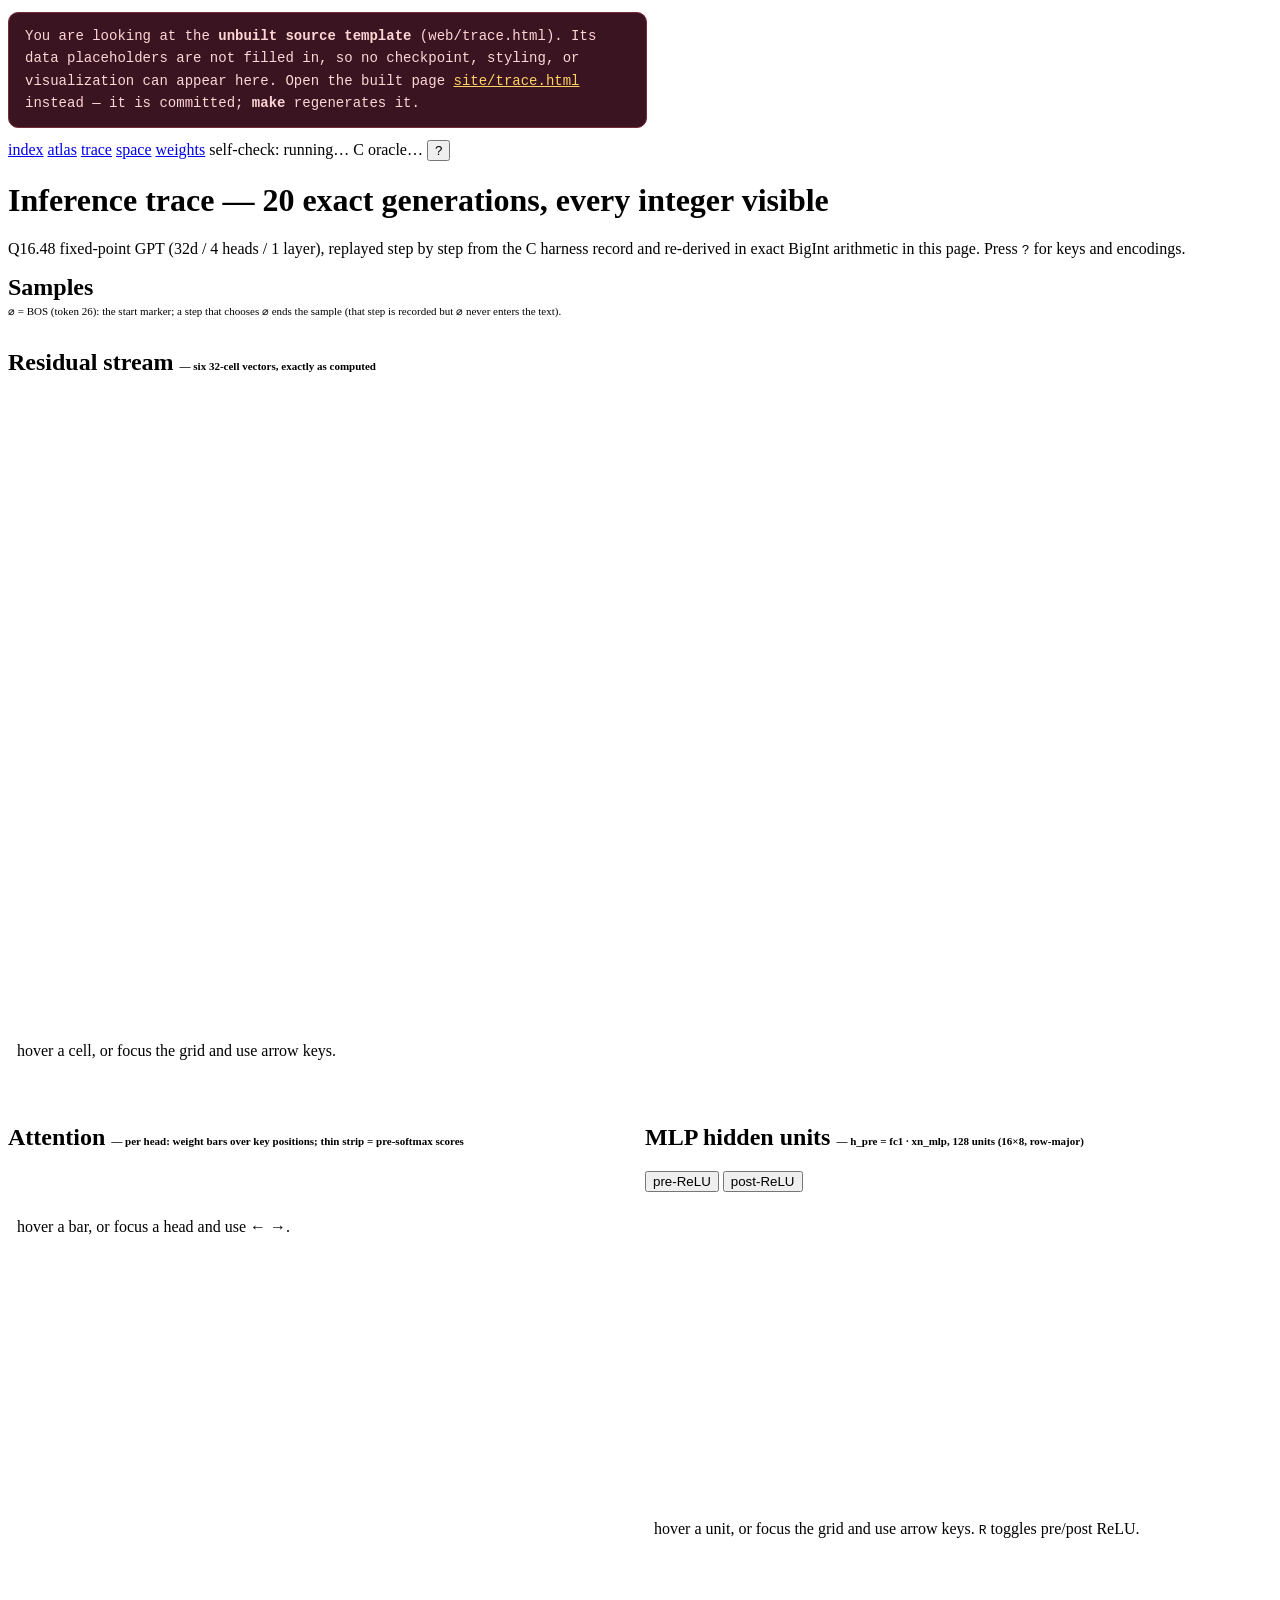
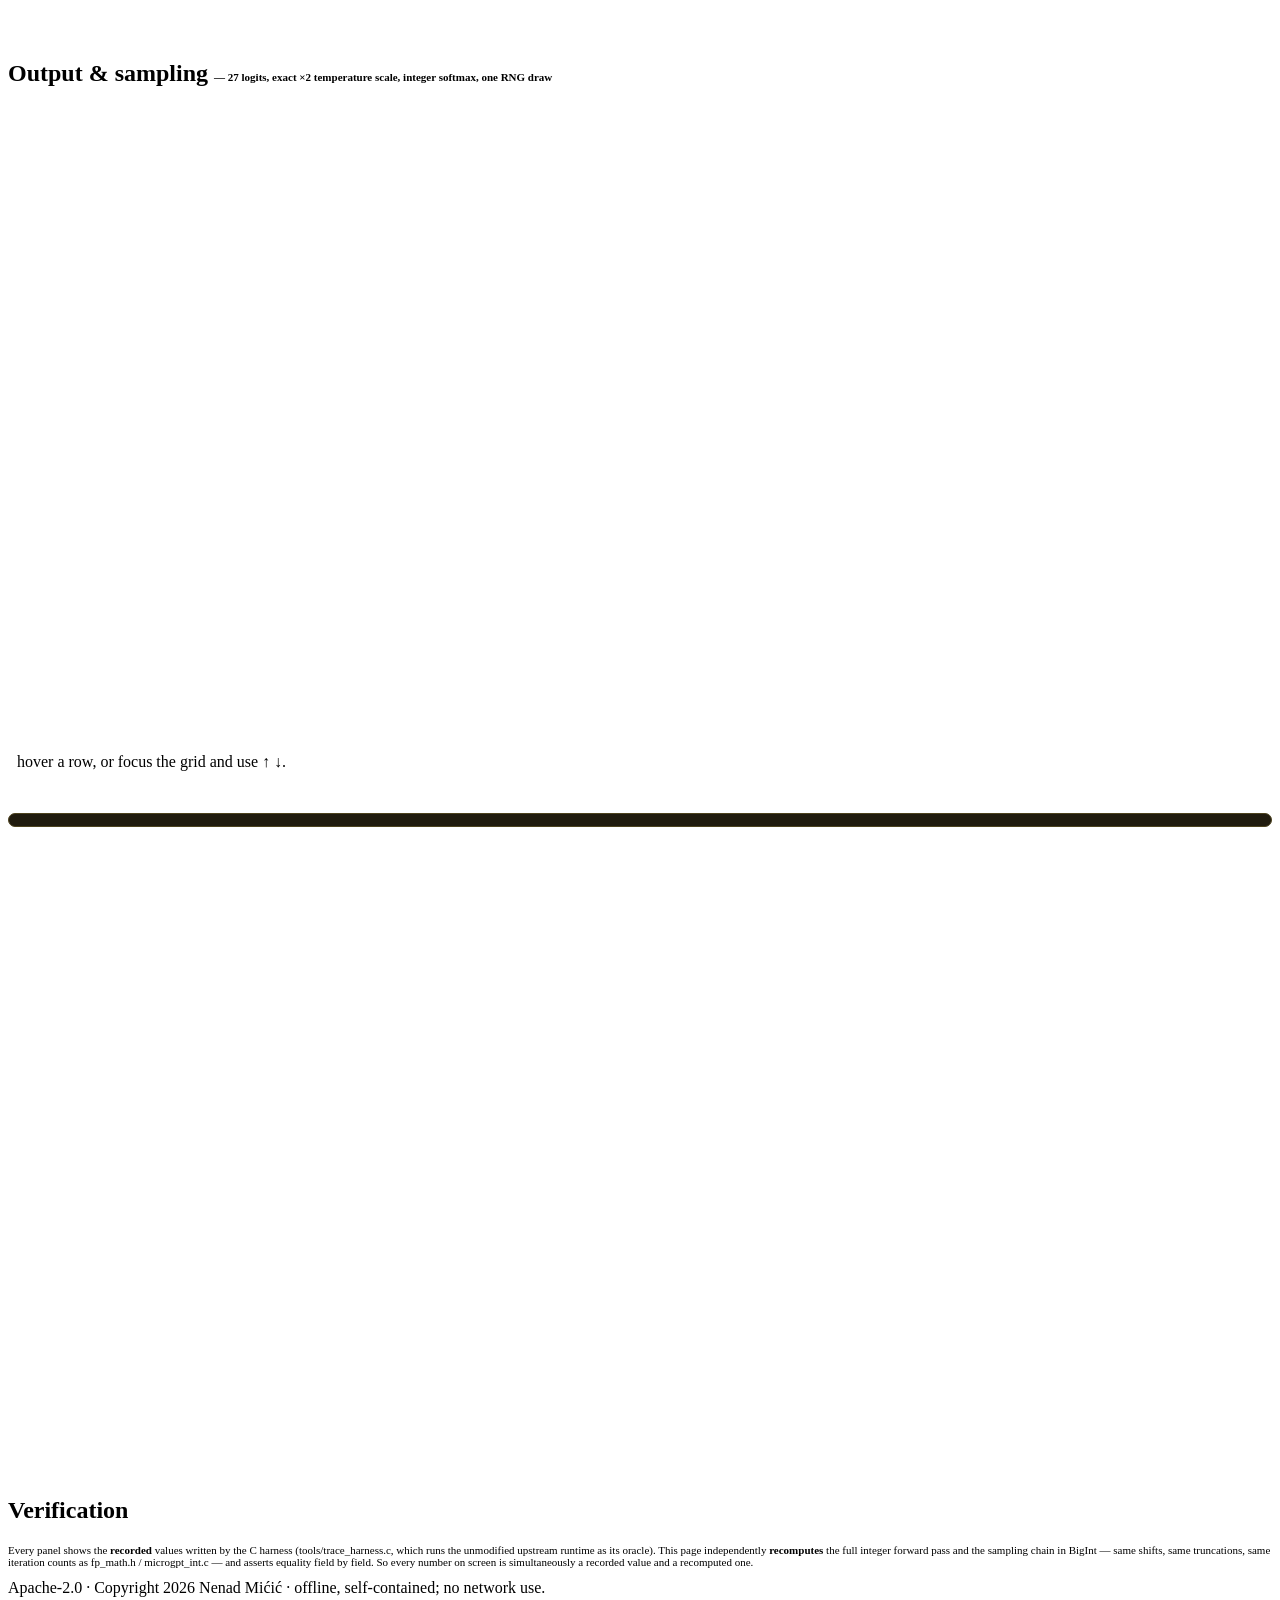
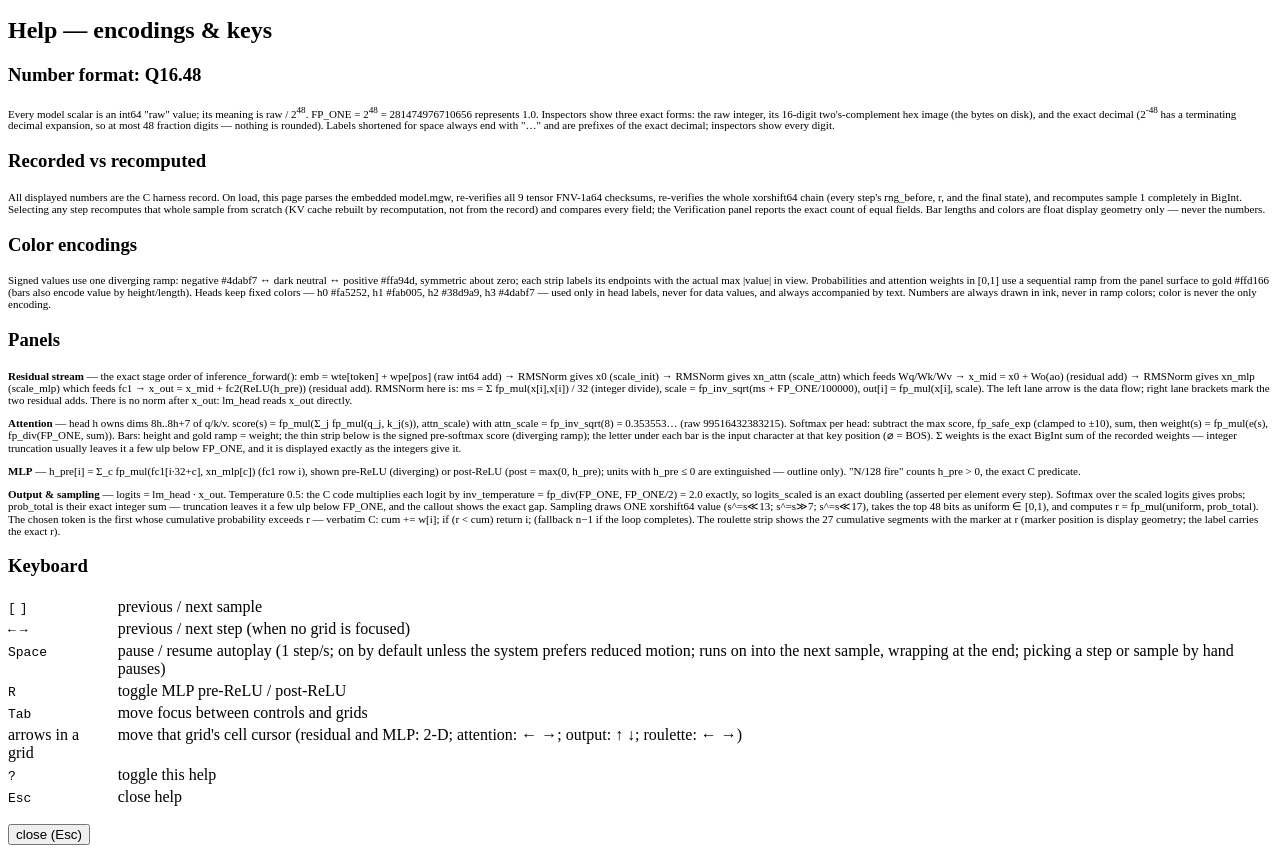
<file: web/trace.html>
<!doctype html>
<html lang="en">
<head>
<meta charset="utf-8">
<meta name="viewport" content="width=device-width, initial-scale=1">
<title>Inference trace — int-llm Q16.48</title>
<!--
  int-llm-viz / trace.html — "Inference trace"
  Copyright 2026 Nenad Mićić
  SPDX-License-Identifier: Apache-2.0

  Self-contained offline page. It embeds the committed model.mgw, the C
  harness trace (data/trace.json), and an exact BigInt port of the
  integer-only inference path (fp_math.h + microgpt_int.c). Every number
  displayed is either a recorded C-oracle value shown exactly, or is
  recomputed in exact BigInt arithmetic and asserted equal to the record.
  Floating point is used only for display geometry (bar lengths, colors);
  those code sites are marked "display-only".
-->
<style>
__THEME_CSS__

/* ---------------- page-specific ---------------- */
.badgerow { margin-left: auto; display: flex; gap: 8px; align-items: center; flex-wrap: wrap; }
#sampleStrip { display: flex; flex-wrap: wrap; gap: 6px; }
#sampleStrip button, #timeline button.stepchip { padding: 3px 8px; }
#timeline { display: flex; flex-wrap: wrap; gap: 6px; margin-top: 10px; align-items: center; }
#timeline .navbtn { padding: 3px 10px; }
.panels { display: grid; grid-template-columns: 1fr 1fr; gap: 10px; }
.panels .card { margin: 0; }
.span2 { grid-column: 1 / -1; }
@media (max-width: 980px) { .panels { grid-template-columns: 1fr; } .span2 { grid-column: auto; } }
canvas.grid { display: block; width: 100%; }
canvas.grid:focus-visible { outline: 2px solid var(--gold); outline-offset: 2px; }
.headgrid { display: grid; grid-template-columns: 1fr 1fr; gap: 10px; }
@media (max-width: 560px) { .headgrid { grid-template-columns: 1fr; } }
.headhdr { font: 11px var(--mono); color: var(--ink); margin-bottom: 2px; }
.hdot { display: inline-block; width: 9px; height: 9px; border-radius: 50%; vertical-align: -1px; margin-right: 4px; }
.headsum { font: 10px/1.5 var(--mono); color: var(--dim); overflow-wrap: break-word; margin-top: 2px;
  min-height: 45px;  /* tallest rendered state; steps must not move the figures below */ }
.inspect { font: 11px/1.65 var(--mono); color: var(--ink); background: var(--panel2);
  border: 1px solid var(--line); border-radius: 8px; padding: 6px 9px; margin-top: 8px;
  min-height: 46px; overflow-wrap: break-word; }
/* Reserved heights (max rendered state at full layout width) so per-step
   text can never change the vertical layout — figures stay pinned. */
#attnScale { min-height: 33px; }
#insAttn { min-height: 141px; }
#insMlp { min-height: 105px; }
.inspect .k, .kvline .k { color: var(--dim); }
.kvline { font: 11px/1.8 var(--mono); overflow-wrap: break-word; }
.callout { font: 12px var(--mono); color: var(--gold); background: #201b0e;
  border: 1px solid #4d431f; border-radius: 8px; padding: 6px 9px; margin: 8px 0; overflow-wrap: break-word; }
.vline { font: 12px/1.8 var(--mono); overflow-wrap: break-word; }
.vline .ok { color: #8ce99a; }
.vline .bad { color: #ffa8a8; }
.smallnote { font-size: 11px; color: var(--dim); max-width: none; }
footer .mono { overflow-wrap: break-word; }
.helpkeys td { padding: 2px 10px 2px 0; vertical-align: top; }
.helpkeys { border-collapse: collapse; }
</style>
</head>
<body>
<main>
<!--UNBUILT-NOTICE--><div style="background:#3a1420;border:1px solid #7a2b3b;color:#ffd6d6;font:14px/1.6 ui-monospace,Menlo,Consolas,monospace;padding:12px 16px;border-radius:10px;margin:12px 0;max-width:72ch">
You are looking at the <b>unbuilt source template</b> (web/trace.html).
Its data placeholders are not filled in, so no checkpoint, styling, or
visualization can appear here. Open the built page
<a href="../site/trace.html" style="color:#ffd166">site/trace.html</a>
instead &mdash; it is committed; <b>make</b> regenerates it.
</div><!--/UNBUILT-NOTICE-->
  <nav class="topnav" aria-label="site">
    <a href="index.html">index</a>
    <a href="atlas.html">atlas</a>
    <a class="here" href="trace.html" aria-current="page">trace</a>
    <a href="space.html">space</a>
    <a href="weights.html">weights</a>
    <span class="badgerow">
      <span class="badge" id="selfBadge">self-check: running…</span>
      <span class="badge" id="oracleBadge">C oracle…</span>
      <button id="helpBtn" aria-label="toggle help overlay" title="help (?)">?</button>
    </span>
  </nav>

  <h1>Inference trace <span class="plain">— 20 exact generations, every integer visible</span></h1>
  <p class="sub">Q16.48 fixed-point GPT (32d / 4 heads / 1 layer), replayed step by step from the C harness record and
    re-derived in exact BigInt arithmetic in this page. Press <kbd>?</kbd> for keys and encodings.</p>

  <section class="card" id="sampleCard">
    <div class="row" style="justify-content:space-between">
      <h2 style="margin:0">Samples</h2>
      <span class="smallnote">⌀ = BOS (token 26): the start marker; a step that chooses ⌀ ends the sample (that step is recorded but ⌀ never enters the text).</span>
    </div>
    <div id="sampleStrip" role="listbox" aria-label="generated samples"></div>
    <div id="timeline" aria-label="steps of the selected sample"></div>
  </section>

  <div class="panels">
    <section class="card span2" id="residualCard">
      <h2>Residual stream <span class="smallnote">— six 32-cell vectors, exactly as computed</span></h2>
      <canvas id="cnvRes" class="grid" tabindex="0" aria-label="residual stream vectors; arrow keys move the cell cursor"></canvas>
      <div class="legend" id="resLegend"></div>
      <div class="inspect" id="insRes">hover a cell, or focus the grid and use arrow keys.</div>
    </section>

    <section class="card" id="attnCard">
      <h2>Attention <span class="smallnote">— per head: weight bars over key positions; thin strip = pre-softmax scores</span></h2>
      <div class="smallnote" id="attnScale"></div>
      <div class="headgrid" id="headGrid"></div>
      <div class="legend" id="attnLegend"></div>
      <div class="inspect" id="insAttn">hover a bar, or focus a head and use ← →.</div>
    </section>

    <section class="card" id="mlpCard">
      <h2>MLP hidden units <span class="smallnote">— h_pre = fc1 · xn_mlp, 128 units (16×8, row-major)</span></h2>
      <div class="row">
        <button id="btnPre" aria-pressed="true">pre-ReLU</button>
        <button id="btnPost" aria-pressed="false">post-ReLU</button>
        <span class="smallnote" id="mlpFire"></span>
      </div>
      <canvas id="cnvMlp" class="grid" tabindex="0" aria-label="MLP hidden units; arrow keys move the cell cursor"></canvas>
      <div class="legend" id="mlpLegend"></div>
      <div class="inspect" id="insMlp">hover a unit, or focus the grid and use arrow keys. <kbd>R</kbd> toggles pre/post ReLU.</div>
    </section>

    <section class="card span2" id="outCard">
      <h2>Output &amp; sampling <span class="smallnote">— 27 logits, exact ×2 temperature scale, integer softmax, one RNG draw</span></h2>
      <canvas id="cnvOut" class="grid" tabindex="0" aria-label="logits, scaled logits and probabilities per token; up and down arrows move the row cursor"></canvas>
      <div class="inspect" id="insOut">hover a row, or focus the grid and use ↑ ↓.</div>
      <div class="callout" id="totLine"></div>
      <canvas id="cnvRoul" class="grid" tabindex="0" aria-label="roulette strip of cumulative probabilities with the sampled threshold r; left and right arrows move the segment cursor"></canvas>
      <div id="roulText"></div>
    </section>

    <section class="card span2" id="verCard">
      <h2>Verification</h2>
      <div class="vline" id="verStep"></div>
      <div class="vline" id="verSample"></div>
      <div class="vline" id="verGlobal"></div>
      <div class="vline" id="verFnv"></div>
      <p class="smallnote">Every panel shows the <b>recorded</b> values written by the C harness (tools/trace_harness.c, which runs the
      unmodified upstream runtime as its oracle). This page independently <b>recomputes</b> the full integer forward pass and the
      sampling chain in BigInt — same shifts, same truncations, same iteration counts as fp_math.h / microgpt_int.c — and asserts
      equality field by field. So every number on screen is simultaneously a recorded value and a recomputed one.</p>
    </section>
  </div>

  <footer>
    <div id="footTrace" class="mono"></div>
    <div class="mono" id="footSha"></div>
    <div>Apache-2.0 · Copyright 2026 Nenad Mićić · offline, self-contained; no network use.</div>
  </footer>
</main>

<div class="tip" id="tip" role="tooltip"></div>

<div class="help-overlay" id="help" role="dialog" aria-modal="true" aria-label="help">
  <div class="help-box" id="helpBox" tabindex="-1">
    <h2>Help — encodings &amp; keys</h2>
    <h3>Number format: Q16.48</h3>
    <p class="smallnote">Every model scalar is an <span class="mono">int64</span> "raw" value; its meaning is
      raw / 2<sup>48</sup>. FP_ONE = 2<sup>48</sup> = 281474976710656 represents 1.0. Inspectors show three exact forms:
      the raw integer, its 16-digit two's-complement hex image (the bytes on disk), and the exact decimal
      (2<sup>-48</sup> has a terminating decimal expansion, so at most 48 fraction digits — nothing is rounded).
      Labels shortened for space always end with "…" and are prefixes of the exact decimal; inspectors show every digit.</p>
    <h3>Recorded vs recomputed</h3>
    <p class="smallnote">All displayed numbers are the C harness record. On load, this page parses the embedded model.mgw,
      re-verifies all 9 tensor FNV-1a64 checksums, re-verifies the whole xorshift64 chain (every step's rng_before, r, and the
      final state), and recomputes sample 1 completely in BigInt. Selecting any step recomputes that whole sample from scratch
      (KV cache rebuilt by recomputation, not from the record) and compares every field; the Verification panel reports the
      exact count of equal fields. Bar lengths and colors are float display geometry only — never the numbers.</p>
    <h3>Color encodings</h3>
    <p class="smallnote">Signed values use one diverging ramp: negative #4dabf7 ↔ dark neutral ↔ positive #ffa94d, symmetric
      about zero; each strip labels its endpoints with the actual max |value| in view. Probabilities and attention weights in
      [0,1] use a sequential ramp from the panel surface to gold #ffd166 (bars also encode value by height/length).
      Heads keep fixed colors — h0 #fa5252, h1 #fab005, h2 #38d9a9, h3 #4dabf7 — used only in head labels, never for data
      values, and always accompanied by text. Numbers are always drawn in ink, never in ramp colors; color is never the only
      encoding.</p>
    <h3>Panels</h3>
    <p class="smallnote"><b>Residual stream</b> — the exact stage order of inference_forward():
      emb = wte[token] + wpe[pos] (raw int64 add) → RMSNorm gives x0 (scale_init) → RMSNorm gives xn_attn (scale_attn) which
      feeds Wq/Wk/Wv → x_mid = x0 + Wo(ao) (residual add) → RMSNorm gives xn_mlp (scale_mlp) which feeds fc1 →
      x_out = x_mid + fc2(ReLU(h_pre)) (residual add). RMSNorm here is: ms = Σ fp_mul(x[i],x[i]) / 32 (integer divide),
      scale = fp_inv_sqrt(ms + FP_ONE/100000), out[i] = fp_mul(x[i], scale). The left lane arrow is the data flow; right lane
      brackets mark the two residual adds. There is no norm after x_out: lm_head reads x_out directly.</p>
    <p class="smallnote"><b>Attention</b> — head h owns dims 8h..8h+7 of q/k/v. score(s) = fp_mul(Σ_j fp_mul(q_j, k_j(s)), attn_scale)
      with attn_scale = fp_inv_sqrt(8) = 0.353553… (raw 99516432383215). Softmax per head: subtract the max score, fp_safe_exp
      (clamped to ±10), sum, then weight(s) = fp_mul(e(s), fp_div(FP_ONE, sum)). Bars: height and gold ramp = weight; the thin
      strip below is the signed pre-softmax score (diverging ramp); the letter under each bar is the input character at that key
      position (⌀ = BOS). Σ weights is the exact BigInt sum of the recorded weights — integer truncation usually leaves it a few
      ulp below FP_ONE, and it is displayed exactly as the integers give it.</p>
    <p class="smallnote"><b>MLP</b> — h_pre[i] = Σ_c fp_mul(fc1[i·32+c], xn_mlp[c]) (fc1 row i), shown pre-ReLU (diverging) or
      post-ReLU (post = max(0, h_pre); units with h_pre ≤ 0 are extinguished — outline only). "N/128 fire" counts h_pre &gt; 0,
      the exact C predicate.</p>
    <p class="smallnote"><b>Output &amp; sampling</b> — logits = lm_head · x_out. Temperature 0.5: the C code multiplies each
      logit by inv_temperature = fp_div(FP_ONE, FP_ONE/2) = 2.0 exactly, so logits_scaled is an exact doubling (asserted per
      element every step). Softmax over the scaled logits gives probs; prob_total is their exact integer sum — truncation
      leaves it a few ulp below FP_ONE, and the callout shows the exact gap. Sampling draws ONE xorshift64 value
      (s^=s≪13; s^=s≫7; s^=s≪17), takes the top 48 bits as uniform ∈ [0,1), and computes r = fp_mul(uniform, prob_total).
      The chosen token is the first whose cumulative probability exceeds r — verbatim C: <span class="mono">cum += w[i]; if (r &lt; cum) return i;</span>
      (fallback n−1 if the loop completes). The roulette strip shows the 27 cumulative segments with the marker at r
      (marker position is display geometry; the label carries the exact r).</p>
    <h3>Keyboard</h3>
    <table class="helpkeys">
      <tr><td><kbd>[</kbd> <kbd>]</kbd></td><td>previous / next sample</td></tr>
      <tr><td><kbd>←</kbd> <kbd>→</kbd></td><td>previous / next step (when no grid is focused)</td></tr>
      <tr><td><kbd>Space</kbd></td><td>pause / resume autoplay (1 step/s; on by default unless the system prefers
      reduced motion; runs on into the next sample, wrapping at the end; picking a step or sample by hand pauses)</td></tr>
      <tr><td><kbd>R</kbd></td><td>toggle MLP pre-ReLU / post-ReLU</td></tr>
      <tr><td><kbd>Tab</kbd></td><td>move focus between controls and grids</td></tr>
      <tr><td>arrows in a grid</td><td>move that grid's cell cursor (residual and MLP: 2-D; attention: ← →; output: ↑ ↓; roulette: ← →)</td></tr>
      <tr><td><kbd>?</kbd></td><td>toggle this help</td></tr>
      <tr><td><kbd>Esc</kbd></td><td>close help</td></tr>
    </table>
    <p><button id="helpClose">close (Esc)</button></p>
  </div>
</div>

<script>
__MGW_JS__
</script>
<script>
"use strict";
/* ================= embedded data (substituted at build time) ========== */
const MGW_B64 = "__MGW_B64__";
const TRACE = __TRACE_JSON__;
const SUMMARY = __SUMMARY_JSON__;

/* ================= exact Q16.48 primitives =============================
 * BigInt ports of fp_math.h, bit-for-bit: same shift semantics (BigInt >>
 * is an arithmetic shift, exactly C's fp_w_asr), same truncating division
 * (BigInt / truncates toward zero, exactly fp_w_divs), same iteration
 * counts, same constants. BigInt.asIntN(64, ·) reproduces C's int64 casts
 * so even hypothetical overflow would wrap identically. */
const FP1 = 281474976710656n;          /* FP_ONE = 2^48 */
const FP_TEN = 10n << 48n;             /* fp_from_int(10), fp_safe_exp clamp */
const FP_THREE = 3n << 48n;            /* fp_from_int(3), inv_sqrt Newton */
const I64MAX = 9223372036854775807n;
const U64MASK = (1n << 64n) - 1n;
const NE = 32, HD = 8, NH = 4, MD = 128, VOC = 27, BOSID = 26, BLOCK = 8;

/* fp_mul: (int128)a*b >> 48 (arithmetic), cast to int64. */
function fpMul(a, b) { return BigInt.asIntN(64, (a * b) >> 48n); }
/* fp_div: (|a| << 48 with a's sign) / b truncating toward zero, cast. */
function fpDiv(a, b) { return BigInt.asIntN(64, (a << 48n) / b); }

function bitLen(v) { return v.toString(2).length; } /* v > 0n only */

/* fp_inv_sqrt: range-reduce to [1,4), Newton y*(3−x·y²)/2 with 8 rounds,
 * scale back, saturate. Every cast site mirrors the C exactly. */
function fpInvSqrt(x) {
  if (x <= 0n) return 0n;
  const msb = bitLen(x) - 1;                    /* 63 - clzll(x) */
  const k = (msb - 48) >> 1;                    /* arithmetic shift, may be < 0 */
  const xn = k >= 0 ? (x >> BigInt(2 * k)) : (x << BigInt(-2 * k));
  const msbN = bitLen(xn) - 1;
  let y = msbN === 48 ? (1n << 48n) : (1n << 47n);
  for (let i = 0; i < 8; i++) {
    const y2 = BigInt.asIntN(64, (y * y) >> 48n);
    const xy2 = BigInt.asIntN(64, (xn * y2) >> 48n);
    const factor = FP_THREE - xy2;
    y = BigInt.asIntN(64, (y * factor) >> 49n); /* asr by FP_PRECISION+1 */
    if (y <= 0n) { y = 1n; break; }
  }
  if (k >= 0) { const r = y >> BigInt(k); return r < 0n ? 0n : r; }
  const r = y << BigInt(-k);
  if (r > I64MAX) return I64MAX;
  if (r < 0n) return 0n;
  return r;
}

/* fp_exp_dyadic: (1 + x/2^k)^(2^k) by k squarings; fp_exp uses k = 14. */
function fpExpDyadic(x, kk) {
  let result = FP1 + (x >> BigInt(kk));
  for (let i = 0; i < kk; i++) result = fpMul(result, result);
  return result;
}
function fpExp(x) {
  if (x >= 0n) return fpExpDyadic(x, 14);
  const pos = fpExpDyadic(-x, 14);
  if (pos === 0n) return 0n;
  return fpDiv(FP1, pos);
}
function fpSafeExp(x) {
  if (x > FP_TEN) x = FP_TEN;
  if (x < -FP_TEN) return 0n;
  return fpExp(x);
}

/* xorshift64 (fp_math.h): s^=s<<13; s^=s>>7; s^=s<<17 on uint64. */
function rngNext(s) {
  s = (s ^ (s << 13n)) & U64MASK;
  s = s ^ (s >> 7n);
  s = (s ^ (s << 17n)) & U64MASK;
  return s;
}
/* fp_rng_uniform: top 48 bits of the NEW state. */

/* ================= model-level blocks (microgpt_int.c) ================ */
function rmsnormFwd(x, out) {
  const n = x.length;
  let ms = 0n;
  for (let i = 0; i < n; i++) ms += fpMul(x[i], x[i]);
  ms = ms / BigInt(n);                 /* C integer divide (ms >= 0) */
  const msEps = ms + FP1 / 100000n;    /* eps = FP_ONE/100000 = 2814749767 */
  const scale = fpInvSqrt(msEps);
  for (let i = 0; i < n; i++) out[i] = fpMul(x[i], scale);
  return scale;
}
function linearFwd(x, w, nout, nin, out) {
  for (let r = 0; r < nout; r++) {
    let s = 0n;
    const base = r * nin;
    for (let c = 0; c < nin; c++) s += fpMul(w[base + c], x[c]);
    out[r] = BigInt.asIntN(64, s);
  }
}
function softmaxFwd(logits, probs) {
  const n = logits.length;
  let mx = logits[0];
  for (let i = 1; i < n; i++) if (logits[i] > mx) mx = logits[i];
  let sum = 0n;
  for (let i = 0; i < n; i++) { probs[i] = fpSafeExp(logits[i] - mx); sum += probs[i]; }
  if (sum === 0n) sum = 1n;
  const inv = fpDiv(FP1, sum);
  for (let i = 0; i < n; i++) probs[i] = fpMul(probs[i], inv);
}

/* Parse the embedded checkpoint once; plain BigInt arrays for hot loops. */
function buildModel() {
  const parsed = parseMGW(b64ToBytes(MGW_B64));
  const grab = (name) => Array.from(parsed.byName.get(name).raw);
  return {
    parsed,
    uchars: parsed.uchars,
    wte: grab("wte"), wpe: grab("wpe"), lmh: grab("lm_head"),
    wq: grab("layers.0.attn_wq"), wk: grab("layers.0.attn_wk"),
    wv: grab("layers.0.attn_wv"), wo: grab("layers.0.attn_wo"),
    fc1: grab("layers.0.mlp_fc1"), fc2: grab("layers.0.mlp_fc2"),
    attnScale: fpInvSqrt(8n << 48n),          /* ATTN_SCALE = fp_inv_sqrt(fp_from_int(HEAD_DIM)) */
    invT: fpDiv(FP1, FP1 / 2n),               /* fp_div(FP_ONE, temperature=FP_ONE/2) = exactly 2.0 */
  };
}

/* One inference_forward() step, recording every intermediate exactly as
 * tools/trace_harness.c instr_forward() does. kvK/kvV are this sample's
 * recomputed KV rows (never taken from the record: chained from scratch). */
function forwardStep(model, kvK, kvV, tokenId, pos) {
  const rec = {};
  const x = new Array(NE);
  for (let i = 0; i < NE; i++)
    x[i] = BigInt.asIntN(64, model.wte[tokenId * NE + i] + model.wpe[pos * NE + i]);
  rec.emb = x.slice();
  rec.scale_init = rmsnormFwd(x, x);
  rec.x0 = x.slice();
  const xr = x.slice();
  const xn = new Array(NE);
  rec.scale_attn = rmsnormFwd(x, xn);
  rec.xn_attn = xn.slice();
  const q = new Array(NE), k = new Array(NE), v = new Array(NE);
  linearFwd(xn, model.wq, NE, NE, q);
  linearFwd(xn, model.wk, NE, NE, k);
  linearFwd(xn, model.wv, NE, NE, v);
  rec.q = q; rec.k = k; rec.v = v;
  kvK[pos] = k.slice(); kvV[pos] = v.slice();
  const seqLen = pos + 1;
  const ao = new Array(NE);
  rec.attn = [];
  const al = new Array(seqLen);
  for (let h = 0; h < NH; h++) {
    const hs = h * HD;
    for (let s = 0; s < seqLen; s++) {
      let dot = 0n;
      const krow = kvK[s];
      for (let j = 0; j < HD; j++) dot += fpMul(q[hs + j], krow[hs + j]);
      al[s] = fpMul(BigInt.asIntN(64, dot), model.attnScale);
    }
    const scores = al.slice();
    let mx = al[0];
    for (let s = 1; s < seqLen; s++) if (al[s] > mx) mx = al[s];
    let sm = 0n;
    for (let s = 0; s < seqLen; s++) { al[s] = fpSafeExp(al[s] - mx); sm += al[s]; }
    if (sm === 0n) sm = 1n;
    const invSm = fpDiv(FP1, sm);
    for (let s = 0; s < seqLen; s++) al[s] = fpMul(al[s], invSm);
    for (let j = 0; j < HD; j++) {
      let acc = 0n;
      for (let s = 0; s < seqLen; s++) acc += fpMul(al[s], kvV[s][hs + j]);
      ao[hs + j] = BigInt.asIntN(64, acc);
    }
    rec.attn.push({ scores, weights: al.slice() });
  }
  rec.ao = ao;                           /* concatenated head outputs, BEFORE Wo */
  const tmp = new Array(NE);
  linearFwd(ao, model.wo, NE, NE, tmp);
  for (let i = 0; i < NE; i++) x[i] = BigInt.asIntN(64, tmp[i] + xr[i]);
  rec.x_mid = x.slice();
  const xr2 = x.slice();
  const xnM = new Array(NE);
  rec.scale_mlp = rmsnormFwd(x, xnM);
  rec.xn_mlp = xnM.slice();
  const h1 = new Array(MD);
  linearFwd(xnM, model.fc1, MD, NE, h1);
  rec.h_pre = h1.slice();
  for (let i = 0; i < MD; i++) h1[i] = h1[i] > 0n ? h1[i] : 0n;   /* ReLU */
  const fc2o = new Array(NE);
  linearFwd(h1, model.fc2, NE, MD, fc2o);
  for (let i = 0; i < NE; i++) x[i] = BigInt.asIntN(64, fc2o[i] + xr2[i]);
  rec.x_out = x.slice();
  const logits = new Array(VOC);
  linearFwd(x, model.lmh, VOC, NE, logits);
  rec.logits = logits;
  return rec;
}

/* Full recomputation of one sample: mgpt_generate_sample() ported.
 * KV cache is rebuilt purely by recomputation; the RNG threads through
 * weighted_choice exactly (one draw per step, only when total != 0). */
function recomputeSample(model, rngStart) {
  const kvK = [], kvV = [];
  let tokenId = BOSID, text = "", rng = rngStart;
  const steps = [];
  for (let pos = 0; pos < BLOCK; pos++) {
    const rec = forwardStep(model, kvK, kvV, tokenId, pos);
    const scaled = new Array(VOC);
    for (let i = 0; i < VOC; i++) scaled[i] = fpMul(rec.logits[i], model.invT);
    const rngBefore = rng;
    const probs = new Array(VOC);
    softmaxFwd(scaled, probs);
    let total = 0n;
    for (let i = 0; i < VOC; i++) total += probs[i];
    let r = 0n, uniform = 0n, chosen = 0;
    if (total !== 0n) {                 /* weighted_choice: no draw when total==0 */
      rng = rngNext(rng);
      uniform = rng >> 16n;             /* top 48 bits */
      r = fpMul(uniform, total);
      chosen = VOC - 1;                 /* C fallback: return n-1 */
      let cum = 0n;
      for (let i = 0; i < VOC; i++) { cum += probs[i]; if (r < cum) { chosen = i; break; } }
    }
    steps.push({ pos, tokenIn: tokenId, rec, scaled, probs, total,
                 rngBefore, rngAfter: rng, uniform, r, chosen });
    tokenId = chosen;
    if (tokenId === BOSID) break;
    if (tokenId < VOC - 1) text += model.uchars[tokenId];
  }
  return { steps, text, rngEnd: rng };
}

/* Compare one recomputed step against the recorded step. Every element is
 * one field; returns the exact field count and any mismatches. */
function compareStep(st, mine) {
  const mm = [];
  let fields = 0;
  const eq = (name, got, want) => {
    fields++;
    if (got !== want) mm.push(name + ": recomputed " + got + " != recorded " + want);
  };
  const eqv = (name, got, wantStrs) => {
    if (!got || got.length !== wantStrs.length) {
      fields++; mm.push(name + ".length: recomputed " + (got ? got.length : "none") +
                        " != recorded " + wantStrs.length);
      return;
    }
    for (let i = 0; i < got.length; i++) {
      fields++;
      if (got[i] !== BigInt(wantStrs[i]))
        mm.push(name + "[" + i + "]: recomputed " + got[i] + " != recorded " + wantStrs[i]);
    }
  };
  eq("pos", mine.pos, st.pos);
  eq("token_in", mine.tokenIn, st.token_in);
  eqv("emb", mine.rec.emb, st.emb);
  eqv("x0", mine.rec.x0, st.x0);
  eq("scale_init", mine.rec.scale_init, BigInt(st.scale_init));
  eqv("xn_attn", mine.rec.xn_attn, st.xn_attn);
  eq("scale_attn", mine.rec.scale_attn, BigInt(st.scale_attn));
  eqv("q", mine.rec.q, st.q);
  eqv("k", mine.rec.k, st.k);
  eqv("v", mine.rec.v, st.v);
  for (let h = 0; h < NH; h++) {
    eqv("attn.h" + h + ".scores", mine.rec.attn[h].scores, st.attn[h].scores);
    eqv("attn.h" + h + ".weights", mine.rec.attn[h].weights, st.attn[h].weights);
  }
  eqv("ao", mine.rec.ao, st.ao);
  eqv("x_mid", mine.rec.x_mid, st.x_mid);
  eqv("xn_mlp", mine.rec.xn_mlp, st.xn_mlp);
  eq("scale_mlp", mine.rec.scale_mlp, BigInt(st.scale_mlp));
  eqv("h_pre", mine.rec.h_pre, st.h_pre);
  eqv("x_out", mine.rec.x_out, st.x_out);
  eqv("logits", mine.rec.logits, st.logits);
  eqv("logits_scaled", mine.scaled, st.logits_scaled);
  for (let i = 0; i < VOC; i++)                 /* temperature 0.5 = exact doubling */
    eq("logits_scaled==2*logits[" + i + "]", mine.scaled[i], 2n * mine.rec.logits[i]);
  eqv("probs", mine.probs, st.probs);
  eq("prob_total", mine.total, BigInt(st.prob_total));
  eq("rng_before", mine.rngBefore, BigInt(st.rng_before));
  eq("r", mine.r, BigInt(st.r));
  eq("chosen", mine.chosen, st.chosen);
  eq("checks.logits_equal", st.checks.logits_equal, true);
  eq("checks.kv_equal", st.checks.kv_equal, true);
  return { fields, mismatches: mm };
}

/* Meta / checksum / RNG-record assertions shared by node and browser.
 * `ok(cond, msg)` counts one check per call. */
function runMetaChecks(model, ok) {
  const m = TRACE.meta;
  ok(FP1 === BigInt(m.fp_one), "meta.fp_one == 2^48");
  ok(FP1 === Q48.FP_ONE, "Q48.FP_ONE agrees");
  ok(model.attnScale === BigInt(m.attn_scale), "attn_scale == recomputed fp_inv_sqrt(8)");
  ok(FP1 / 2n === BigInt(m.temperature), "temperature == FP_ONE/2");
  ok(model.invT === BigInt(m.inv_temperature), "inv_temperature == fp_div(FP_ONE, FP_ONE/2)");
  ok(model.invT === 2n * FP1, "inv_temperature is exactly 2.0");
  const c = m.config, pc = model.parsed.config;
  ok(c.n_embd === 32 && pc.hidden_dim === 32, "n_embd 32");
  ok(c.n_head === 4 && pc.num_heads === 4, "n_head 4");
  ok(c.n_layer === 1 && pc.num_layers === 1, "n_layer 1");
  ok(c.head_dim === 8 && pc.head_dim === 8, "head_dim 8");
  ok(c.mlp_dim === 128 && pc.intermediate_dim === 128, "mlp_dim 128");
  ok(c.block_size === 8 && pc.max_seq_len === 8, "block_size 8");
  ok(c.vocab_size === 27 && pc.vocab_size === 27, "vocab_size 27");
  ok(c.bos === 26 && model.parsed.bos === 26, "BOS id 26");
  ok(m.uchars === model.uchars && m.uchars.length === 26, "uchars agree (26 letters)");
  ok(model.parsed.rngState === BigInt(m.rng_state_initial), "rng.state tensor == rng_state_initial");
  ok(model.parsed.numWeights === m.num_params && m.num_params === 14272, "num_params 14272");
  ok(TRACE.samples.length === 20, "20 samples");
  ok(TRACE.verification.pass === true, "verification.pass is true");
  ok(SUMMARY.trace_pass === true, "summary.trace_pass");
  ok(SUMMARY.trace_steps === TRACE.verification.steps_compared, "summary.trace_steps agrees");
  ok(SUMMARY.model_bytes === model.parsed.fileSize, "summary.model_bytes == parsed size");
  ok(SUMMARY.num_params === 14272, "summary.num_params");
  for (let i = 0; i < 20; i++)
    ok(SUMMARY.samples[i] === TRACE.verification.pristine_samples[i], "summary.samples[" + i + "]");
}
function runFnvChecks(model, ok) {
  const names = ["wte", "wpe", "lm_head", "layers.0.attn_wq", "layers.0.attn_wk",
                 "layers.0.attn_wv", "layers.0.attn_wo", "layers.0.mlp_fc1", "layers.0.mlp_fc2"];
  let allOk = true;
  for (const name of names) {
    const got = fnv1a64(model.parsed.byName.get(name).raw);
    const okS = got === BigInt(SUMMARY.tensor_fnv1a64[name]);
    const okT = got === BigInt(TRACE.meta.tensor_fnv1a64[name]);
    ok(okS, "fnv1a64(" + name + ") == summary");
    ok(okT, "fnv1a64(" + name + ") == trace meta");
    allOk = allOk && okS && okT;
  }
  return allOk;
}
/* Record-driven xorshift64 chain: uses recorded prob_total, so it verifies
 * rng_before, r, and the final state independently of the forward pass. */
function runRngChainChecks(ok) {
  let s = BigInt(TRACE.meta.rng_state_initial);
  for (const sample of TRACE.samples) {
    for (const st of sample.steps) {
      ok(s === BigInt(st.rng_before), "rng chain: rng_before s" + sample.index + " p" + st.pos);
      const total = BigInt(st.prob_total);
      if (total !== 0n) {
        s = rngNext(s);
        ok(fpMul(s >> 16n, total) === BigInt(st.r), "rng chain: r s" + sample.index + " p" + st.pos);
      }
    }
  }
  ok(s === BigInt(TRACE.verification.rng_final_pristine), "rng chain: final state == pristine");
  ok(TRACE.verification.rng_final_match === true, "recorded rng_final_match");
}

/* ================= node self-test (runs under tools/page_check.js) ==== */
function nodeSelfTest() {
  let checks = 0;
  const bad = [];
  const ok = (cond, msg) => {
    checks++;
    if (!cond) { bad.push(msg); if (bad.length <= 25) console.error("FAIL: " + msg); }
  };
  const model = buildModel();
  runMetaChecks(model, ok);
  runFnvChecks(model, ok);
  runRngChainChecks(ok);

  /* Full chained recompute: all 20 samples, every step, every field.
   * The RNG threads from rng_state_initial through MY recomputation. */
  let rng = BigInt(TRACE.meta.rng_state_initial);
  let totalSteps = 0;
  for (let si = 0; si < TRACE.samples.length; si++) {
    const sample = TRACE.samples[si];
    const mine = recomputeSample(model, rng);
    rng = mine.rngEnd;
    ok(mine.steps.length === sample.steps.length,
       "s" + si + ": recomputed step count " + mine.steps.length + " == recorded " + sample.steps.length);
    const n = Math.min(mine.steps.length, sample.steps.length);
    for (let pi = 0; pi < n; pi++) {
      const res = compareStep(sample.steps[pi], mine.steps[pi]);
      checks += res.fields;
      for (const mm of res.mismatches) {
        bad.push("s" + si + " p" + pi + " " + mm);
        if (bad.length <= 25) console.error("FAIL: s" + si + " p" + pi + " " + mm);
      }
      totalSteps++;
    }
    ok(mine.text === sample.pristine_text,
       "s" + si + ": reassembled text \"" + mine.text + "\" == pristine \"" + sample.pristine_text + "\"");
    ok(mine.text === sample.text, "s" + si + ": text == recorded text");
    ok(sample.match_pristine === true, "s" + si + ": match_pristine recorded true");
    ok(mine.text === TRACE.verification.pristine_samples[si], "s" + si + ": text in verification list");
  }
  ok(totalSteps === TRACE.verification.steps_compared,
     "recomputed " + totalSteps + " steps == steps_compared " + TRACE.verification.steps_compared);
  ok(rng === BigInt(TRACE.verification.rng_final_pristine),
     "final recomputed RNG state == rng_final_pristine");
  ok(TRACE.verification.logit_mismatches === 0 && TRACE.verification.kv_mismatches === 0 &&
     TRACE.verification.sample_mismatches === 0, "harness recorded zero mismatches");

  if (bad.length > 0)
    throw new Error("trace self-test FAILED: " + bad.length + " of " + checks +
                    " assertions failed; first: " + bad[0]);
  globalThis.__PAGE_CHECK__ = { page: "trace", pass: true, checks };
  console.log("trace self-test: " + checks + " assertions, all equal");
}

/* ================= formatting helpers (exact) ========================= */
const decStr = Q48.toDecimalString;
function shortDec(v, max) {
  const s = decStr(v);
  const lim = max || 12;
  return s.length <= lim ? s : s.slice(0, lim) + "…";
}
function u64hex(v) { return "0x" + v.toString(16).padStart(16, "0"); }
function tokChar(t) { return t === BOSID ? "⌀" : TRACE.meta.uchars[t]; }
function tokLabel(t) { return t === BOSID ? "⌀ (BOS, 26)" : "'" + TRACE.meta.uchars[t] + "' (" + t + ")"; }
function q48Html(name, v) {
  return '<span class="k">' + name + '</span> raw=' + v + ' · hex=' + Q48.toHex(v) +
         ' · exact=' + decStr(v);
}
function ulpGapText(total) {
  const gap = FP1 - total;
  if (gap === 0n) return "= FP_ONE exactly";
  if (gap > 0n) return "= FP_ONE - " + gap + " ulp — fixed-point truncation made visible";
  return "= FP_ONE + " + (-gap) + " ulp";
}

/* ================= browser UI ========================================= */
const IS_BROWSER = typeof document !== "undefined";
let UI = null;   /* set by init(); holds {si, pi, playing, cursor} state */

function init() {
  /* ---- exact data caches ---- */
  const model = buildModel();
  const sampleCache = new Map();   /* si -> recomputeSample result */
  const cmpCache = new Map();      /* si*8+pi -> compareStep result */
  const viewCache = new Map();     /* si*8+pi -> BigInt view of recorded step */

  function sampleRecomputed(si) {
    if (!sampleCache.has(si)) {
      /* Seed from the recorded rng_before of the sample's first step; the
       * startup RNG-chain check proved that value IS the chained xorshift64
       * state, so this equals chaining from rng_state_initial. */
      const seed = BigInt(TRACE.samples[si].steps[0].rng_before);
      sampleCache.set(si, recomputeSample(model, seed));
    }
    return sampleCache.get(si);
  }
  function stepCompared(si, pi) {
    const key = si * 8 + pi;
    if (!cmpCache.has(key)) {
      const mine = sampleRecomputed(si).steps[pi];
      const st = TRACE.samples[si].steps[pi];
      cmpCache.set(key, mine ? compareStep(st, mine)
                             : { fields: 0, mismatches: ["step missing from recompute"] });
    }
    return cmpCache.get(key);
  }
  function stepView(si, pi) {
    const key = si * 8 + pi;
    if (!viewCache.has(key)) {
      const st = TRACE.samples[si].steps[pi];
      const big = (a) => a.map(BigInt);
      const B = {
        emb: big(st.emb), x0: big(st.x0), xn_attn: big(st.xn_attn),
        q: big(st.q), k: big(st.k), v: big(st.v), ao: big(st.ao),
        x_mid: big(st.x_mid), xn_mlp: big(st.xn_mlp), h_pre: big(st.h_pre),
        x_out: big(st.x_out), logits: big(st.logits),
        logits_scaled: big(st.logits_scaled), probs: big(st.probs),
        scale_init: BigInt(st.scale_init), scale_attn: BigInt(st.scale_attn),
        scale_mlp: BigInt(st.scale_mlp), prob_total: BigInt(st.prob_total),
        r: BigInt(st.r), rng_before: BigInt(st.rng_before),
        attn: st.attn.map((h) => ({ scores: big(h.scores), weights: big(h.weights) })),
      };
      B.cum = [];
      let c = 0n;
      for (const p of B.probs) { c += p; B.cum.push(c); }
      B.wsum = B.attn.map((h) => h.weights.reduce((a, b) => a + b, 0n));
      B.fire = B.h_pre.reduce((a, v) => a + (v > 0n ? 1 : 0), 0);
      viewCache.set(key, { st, B });
    }
    return viewCache.get(key);
  }

  /* ---- startup self-check (badge) ---- */
  const badge = document.getElementById("selfBadge");
  let startupChecks = 0, startupOk = true, fnvAllOk = false;
  try {
    const ok = (cond, msg) => {
      startupChecks++;
      if (!cond) { startupOk = false; console.error("self-check FAIL: " + msg); }
    };
    runMetaChecks(model, ok);
    fnvAllOk = runFnvChecks(model, ok);
    runRngChainChecks(ok);
    /* full recompute + field compare of sample 0 at startup */
    const s0 = TRACE.samples[0];
    const mine0 = sampleRecomputed(0);
    ok(mine0.steps.length === s0.steps.length, "sample 0 step count");
    for (let pi = 0; pi < s0.steps.length; pi++) {
      const res = stepCompared(0, pi);
      startupChecks += res.fields;
      if (res.mismatches.length) { startupOk = false; console.error("self-check FAIL:", res.mismatches[0]); }
    }
    ok(mine0.text === s0.pristine_text, "sample 0 text == pristine");
  } catch (e) {
    startupOk = false;
    console.error("self-check crashed:", e);
  }
  badge.className = "badge " + (startupOk ? "pass" : "fail");
  badge.textContent = startupOk
    ? "self-check: " + startupChecks.toLocaleString("en-US") + " checks ✓"
    : "self-check FAILED — see console";

  const V = TRACE.verification;
  const oracleBadge = document.getElementById("oracleBadge");
  const oraclePass = V.pass === true;
  oracleBadge.className = "badge " + (oraclePass ? "pass" : "fail");
  oracleBadge.textContent = "C oracle: " + V.steps_compared + " steps, " +
    (V.logit_mismatches + V.kv_mismatches + V.sample_mismatches) + " mismatches";

  /* ---- UI state ---- */
  const reducedMotion = matchMedia("(prefers-reduced-motion: reduce)").matches;
  UI = {
    si: 0, pi: 0, reducedMotion,
    playing: !reducedMotion,  /* autoplay by default; any manual step navigation pauses */
    playLast: null, mlpPost: false, dirty: true,
    resCur: { r: 0, c: 0 }, resHover: null,
    attnCur: { h: 0, s: 0 }, attnHover: null,
    mlpCur: 0, mlpHover: null,
    outCur: 0, outHover: null,
    roulCur: null, roulHover: null,
  };
  const el = (id) => document.getElementById(id);
  const tip = el("tip");
  const cells = { res: [], attn: [[], [], [], []], mlp: [], out: [], roul: [] };

  /* ---- display-only color ramps (quantized for batched fills) ---- */
  const RAMP_N = 24;
  function mix(c1, c2, t) {
    const r = Math.round(c1[0] + (c2[0] - c1[0]) * t);
    const g = Math.round(c1[1] + (c2[1] - c1[1]) * t);
    const b = Math.round(c1[2] + (c2[2] - c1[2]) * t);
    return "rgb(" + r + "," + g + "," + b + ")";
  }
  const NEUT = [24, 29, 42], CNEG = [77, 171, 247], CPOS = [255, 169, 77];
  const SURF = [15, 19, 28], CGOLD = [255, 209, 102];
  const DIVNEG = [], DIVPOS = [], GOLDR = [];
  for (let i = 0; i <= RAMP_N; i++) {
    DIVNEG.push(mix(NEUT, CNEG, i / RAMP_N));
    DIVPOS.push(mix(NEUT, CPOS, i / RAMP_N));
    GOLDR.push(mix(SURF, CGOLD, i / RAMP_N));
  }
  function divColor(t) {   /* t in [-1,1], display-only */
    const i = Math.min(RAMP_N, Math.round(Math.abs(t) * RAMP_N));
    return t < 0 ? DIVNEG[i] : DIVPOS[i];
  }
  function goldColor(t) {  /* t in [0,1], display-only */
    return GOLDR[Math.min(RAMP_N, Math.max(0, Math.round(t * RAMP_N)))];
  }
  function maxAbsBig(arr) {
    let m = 0n;
    for (const v of arr) { const a = v < 0n ? -v : v; if (a > m) m = a; }
    return m;
  }
  function fillBatched(ctx, items) {  /* items: {color,x,y,w,h} */
    const buckets = new Map();
    for (const it of items) {
      let a = buckets.get(it.color);
      if (!a) buckets.set(it.color, a = []);
      a.push(it);
    }
    for (const [color, arr] of buckets) {
      ctx.fillStyle = color;
      for (const it of arr) ctx.fillRect(it.x, it.y, it.w, it.h);
    }
  }
  function sizeCanvas(cnv, cssH) {  /* devicePixelRatio-aware */
    const cssW = Math.max(120, cnv.clientWidth || cnv.parentElement.clientWidth - 2);
    const dpr = window.devicePixelRatio || 1;
    cnv.width = Math.round(cssW * dpr);
    cnv.height = Math.round(cssH * dpr);
    cnv.style.height = cssH + "px";
    const ctx = cnv.getContext("2d");
    ctx.setTransform(dpr, 0, 0, dpr, 0, 0);
    ctx.clearRect(0, 0, cssW, cssH);
    return { ctx, W: cssW, H: cssH };
  }
  const INK = "#cdd6f4", DIM = "#7f849c", LINE = "#262c3a", GOLD = "#ffd166";
  const HEADC = ["#fa5252", "#fab005", "#38d9a9", "#4dabf7"];

  function curStep() { return stepView(UI.si, UI.pi); }
  function stepCount() { return TRACE.samples[UI.si].steps.length; }

  /* ---- sample strip + timeline ---- */
  function buildSampleStrip() {
    const strip = el("sampleStrip");
    strip.textContent = "";
    TRACE.samples.forEach((s, i) => {
      const b = document.createElement("button");
      b.className = "mono" + (i === UI.si ? " on" : "");
      b.textContent = (i + 1) + "·" + s.text;
      b.setAttribute("role", "option");
      b.setAttribute("aria-selected", i === UI.si ? "true" : "false");
      b.title = "sample " + (i + 1) + ": \"" + s.text + "\" (" + s.steps.length + " steps)";
      b.addEventListener("click", () => selectSample(i));
      strip.appendChild(b);
    });
  }
  function buildTimeline() {
    const tl = el("timeline");
    tl.textContent = "";
    const mk = (txt, id, fn, label) => {
      const b = document.createElement("button");
      b.textContent = txt; b.id = id; b.className = "navbtn";
      b.setAttribute("aria-label", label);
      b.addEventListener("click", fn);
      tl.appendChild(b);
      return b;
    };
    mk("◀", "btnPrev", () => selectStep(UI.pi - 1), "previous step");
    mk(UI.playing ? "■ stop" : "▶ play", "btnPlay", togglePlay, "autoplay steps")
      .setAttribute("aria-pressed", UI.playing ? "true" : "false");
    mk("▶", "btnNext", () => selectStep(UI.pi + 1), "next step");
    TRACE.samples[UI.si].steps.forEach((st, pi) => {
      const b = document.createElement("button");
      b.className = "stepchip mono" + (pi === UI.pi ? " on" : "");
      b.textContent = "p" + st.pos + " " + tokChar(st.token_in) + "→" + tokChar(st.chosen);
      b.title = "step " + (pi + 1) + "/" + stepCount() + ": input " + tokLabel(st.token_in) +
                ", chosen " + tokLabel(st.chosen);
      b.addEventListener("click", () => selectStep(pi));
      tl.appendChild(b);
    });
  }
  function refreshTimelineSel() {
    const tl = el("timeline");
    tl.querySelectorAll(".stepchip").forEach((b, pi) => {
      b.classList.toggle("on", pi === UI.pi);
    });
    const strip = el("sampleStrip");
    strip.querySelectorAll("button").forEach((b, i) => {
      b.classList.toggle("on", i === UI.si);
      b.setAttribute("aria-selected", i === UI.si ? "true" : "false");
    });
    const play = el("btnPlay");
    if (play) {
      play.textContent = UI.playing ? "■ stop" : "▶ play";
      play.setAttribute("aria-pressed", UI.playing ? "true" : "false");
    }
  }
  function selectSample(i) {
    UI.si = Math.max(0, Math.min(TRACE.samples.length - 1, i));
    UI.pi = 0;
    UI.playing = false; UI.playLast = null;
    UI.attnCur.s = 0; UI.roulCur = null;
    buildTimeline();
    refreshTimelineSel();
    UI.dirty = true;
  }
  function selectStep(pi) {
    /* a hand on the timeline pauses autoplay — the chosen step must hold still */
    if (UI.playing) { UI.playing = false; UI.playLast = null; refreshTimelineSel(); }
    const clamped = Math.max(0, Math.min(stepCount() - 1, pi));
    if (clamped === UI.pi) return;
    UI.pi = clamped;
    if (UI.attnCur.s > UI.pi) UI.attnCur.s = UI.pi;
    refreshTimelineSel();
    UI.dirty = true;
  }
  function togglePlay() {
    if (!UI.playing && UI.pi >= stepCount() - 1) UI.pi = 0;  /* replay from start */
    UI.playing = !UI.playing;
    UI.playLast = null;
    refreshTimelineSel();
    UI.dirty = true;
  }

  /* ---- residual stream panel ---- */
  const RES_STRIPS = [
    { key: "emb",    hdr: () => "emb = wte[" + tokLabel(curStep().st.token_in) + "] + wpe[p" + curStep().st.pos + "]  (raw int64 add, pre-norm)" },
    { key: "x0",     hdr: () => "x0 = RMSNorm(emb) = fp_mul(emb[i], scale_init);  scale_init = " + shortDec(curStep().B.scale_init, 14) },
    { key: "xn_attn", hdr: () => "xn_attn = RMSNorm(x0);  scale_attn = " + shortDec(curStep().B.scale_attn, 14) + "  → feeds Wq · Wk · Wv" },
    { key: "x_mid",  hdr: () => "x_mid = x0 + Wo(ao)  (residual add ↤)" },
    { key: "xn_mlp", hdr: () => "xn_mlp = RMSNorm(x_mid);  scale_mlp = " + shortDec(curStep().B.scale_mlp, 14) + "  → feeds fc1" },
    { key: "x_out",  hdr: () => "x_out = x_mid + fc2(ReLU(h_pre))  (residual add ↤; lm_head reads this, no final norm)" },
  ];
  function renderResidual() {
    const HDR = 13, CH = 20, GAP = 14;
    const H = 6 * (HDR + CH) + 5 * GAP + 6;
    const { ctx, W } = sizeCanvas(el("cnvRes"), H);
    const L = 18, R = 22;
    const cw = (W - L - R) / 32;
    cells.res = [];
    ctx.font = "10px " + getComputedStyle(document.body).getPropertyValue("--mono");
    ctx.textBaseline = "middle";
    let y = 2;
    const rowY = [];
    RES_STRIPS.forEach((strip, r) => {
      const vec = curStep().B[strip.key];
      const mA = maxAbsBig(vec);
      const mN = Number(mA);            /* display-only */
      /* header */
      ctx.fillStyle = DIM;
      ctx.fillText(strip.hdr(), L, y + HDR / 2);
      const lbl = "±" + shortDec(mA, 9);
      ctx.fillStyle = INK;
      ctx.textAlign = "right";
      ctx.fillText(lbl, W - 2, y + HDR / 2);
      ctx.textAlign = "left";
      y += HDR;
      /* cells (batched by quantized ramp color; geometry display-only) */
      const items = [];
      for (let c = 0; c < 32; c++) {
        const v = vec[c];
        const t = mN === 0 ? 0 : Number(v) / mN;
        const x = L + c * cw;
        items.push({ color: divColor(t), x: x, y: y, w: Math.max(1, cw - 1), h: CH - 2 });
        cells.res.push({ x: x, y: y, w: cw, h: CH, r: r, c: c });
      }
      fillBatched(ctx, items);
      rowY.push({ top: y, mid: y + CH / 2, bot: y + CH });
      y += CH;
      if (r < 5) {
        /* flow lane arrow (left) */
        ctx.strokeStyle = DIM; ctx.fillStyle = DIM; ctx.lineWidth = 1;
        const ax = L / 2;
        ctx.beginPath(); ctx.moveTo(ax, y + 1); ctx.lineTo(ax, y + GAP - 4); ctx.stroke();
        ctx.beginPath();
        ctx.moveTo(ax - 3, y + GAP - 5); ctx.lineTo(ax + 3, y + GAP - 5); ctx.lineTo(ax, y + GAP - 1);
        ctx.closePath(); ctx.fill();
        y += GAP;
      }
    });
    /* residual-add brackets (right lane): x0 -> x_mid, x_mid -> x_out */
    ctx.strokeStyle = "#8a7a3a"; ctx.lineWidth = 1;
    const bracket = (r1, r2, lane) => {
      const x = W - lane;
      ctx.beginPath();
      ctx.moveTo(W - R + 3, rowY[r1].mid);
      ctx.lineTo(x, rowY[r1].mid);
      ctx.lineTo(x, rowY[r2].mid);
      ctx.lineTo(W - R + 3, rowY[r2].mid);
      ctx.stroke();
      ctx.fillStyle = GOLD;
      ctx.fillText("+", x - 3, rowY[r2].mid - 7);
    };
    bracket(1, 3, 8);   /* x0 into x_mid */
    bracket(3, 5, 14);  /* x_mid into x_out */
    /* cursor + hover outline */
    const cur = UI.resHover || UI.resCur;
    if (cur) {
      const cell = cells.res.find((q) => q.r === cur.r && q.c === cur.c);
      if (cell) {
        ctx.strokeStyle = GOLD; ctx.lineWidth = 1.5;
        ctx.strokeRect(cell.x + 0.5, cell.y + 0.5, cell.w - 1, cell.h - 2);
      }
    }
    el("resLegend").innerHTML =
      '<span><span class="sw" style="background:' + DIVNEG[RAMP_N] + '"></span>negative</span>' +
      '<span><span class="sw" style="background:rgb(24,29,42)"></span>zero</span>' +
      '<span><span class="sw" style="background:' + DIVPOS[RAMP_N] + '"></span>positive</span>' +
      '<span>each strip scaled to its own max |value| (labeled ± on the right; "…" marks a truncated exact decimal)</span>' +
      '<span>left lane = data flow; right gold brackets = the two residual adds</span>';
    updateResInspect();
  }
  function updateResInspect() {
    const cur = UI.resHover || UI.resCur;
    const box = el("insRes");
    if (!cur) { box.textContent = "hover a cell, or focus the grid and use arrow keys."; return; }
    const strip = RES_STRIPS[cur.r];
    const v = curStep().B[strip.key][cur.c];
    const cmp = stepCompared(UI.si, UI.pi);
    box.innerHTML = q48Html(strip.key + "[" + cur.c + "]", v) +
      '<br><span class="k">stage</span> ' + strip.hdr() +
      '<br><span class="k">status</span> recorded C value; recomputed in BigInt this session — ' +
      (cmp.mismatches.length === 0 ? 'equal ✓' : 'MISMATCH — see Verification');
  }

  /* ---- attention panel ---- */
  function buildHeadGrid() {
    const grid = el("headGrid");
    grid.textContent = "";
    for (let h = 0; h < NH; h++) {
      const wrap = document.createElement("div");
      const hdr = document.createElement("div");
      hdr.className = "headhdr";
      hdr.innerHTML = '<span class="hdot" style="background:' + HEADC[h] + '"></span>head ' + h +
        ' · rows ' + (h * 8) + '..' + (h * 8 + 7);
      const cnv = document.createElement("canvas");
      cnv.className = "grid"; cnv.id = "cnvA" + h;
      cnv.tabIndex = 0;
      cnv.setAttribute("aria-label", "attention head " + h + " weights and scores; left and right arrows move the key cursor");
      cnv.dataset.head = h;
      const sum = document.createElement("div");
      sum.className = "headsum"; sum.id = "wsum" + h;
      wrap.appendChild(hdr); wrap.appendChild(cnv); wrap.appendChild(sum);
      grid.appendChild(wrap);
      attachAttnEvents(cnv, h);
    }
  }
  function renderAttn() {
    const sv = curStep();
    const pos = sv.st.pos;
    let scoreMax = 0n;
    for (let h = 0; h < NH; h++) {
      const m = maxAbsBig(sv.B.attn[h].scores);
      if (m > scoreMax) scoreMax = m;
    }
    const scoreMaxN = Number(scoreMax);  /* display-only */
    el("attnScale").textContent =
      "pre-softmax score scale (shared by all heads): ±" + shortDec(scoreMax, 12) +
      " · attn_scale = fp_inv_sqrt(8) = " + decStr(model.attnScale) + " (raw " + model.attnScale + ")";
    for (let h = 0; h < NH; h++) {
      const cnv = el("cnvA" + h);
      const BARH = 52, SCH = 9, CHH = 13;
      const H = BARH + 3 + SCH + 2 + CHH + 4;
      const { ctx, W } = sizeCanvas(cnv, H);
      const slotW = (W - 6) / 8;   /* fixed 8 slots: geometry stable across steps */
      cells.attn[h] = [];
      ctx.font = "10px " + getComputedStyle(document.body).getPropertyValue("--mono");
      ctx.textAlign = "center"; ctx.textBaseline = "middle";
      /* axis */
      ctx.strokeStyle = LINE;
      ctx.beginPath(); ctx.moveTo(3, BARH + 0.5); ctx.lineTo(W - 3, BARH + 0.5); ctx.stroke();
      const items = [];
      for (let s = 0; s <= pos; s++) {
        const wRaw = sv.B.attn[h].weights[s];
        const sRaw = sv.B.attn[h].scores[s];
        const x = 3 + s * slotW;
        const t = Number(wRaw) / Number(FP1);          /* display-only */
        const bh = Math.max(1, Math.round(t * (BARH - 2)));
        items.push({ color: goldColor(t), x: x + 3, y: BARH - bh, w: Math.max(2, slotW - 6), h: bh });
        const ts = scoreMaxN === 0 ? 0 : Number(sRaw) / scoreMaxN;
        items.push({ color: divColor(ts), x: x + 3, y: BARH + 3, w: Math.max(2, slotW - 6), h: SCH });
        cells.attn[h].push({ x: x, y: 0, w: slotW, h: H, s: s });
      }
      fillBatched(ctx, items);
      for (let s = 0; s <= pos; s++) {
        const x = 3 + s * slotW;
        ctx.fillStyle = INK;
        ctx.fillText(tokChar(TRACE.samples[UI.si].steps[s].token_in),
                     x + slotW / 2, BARH + 3 + SCH + 2 + CHH / 2);
      }
      /* cursor */
      const isCur = (UI.attnHover && UI.attnHover.h === h) ? UI.attnHover
                  : (UI.attnCur.h === h ? UI.attnCur : null);
      if (isCur && isCur.s <= pos) {
        const x = 3 + isCur.s * slotW;
        ctx.strokeStyle = GOLD; ctx.lineWidth = 1.5;
        ctx.strokeRect(x + 1.5, 0.5, slotW - 3, BARH + 3 + SCH);
      }
      ctx.textAlign = "left";
      const wsum = sv.B.wsum[h];
      const gap = FP1 - wsum;
      el("wsum" + h).textContent = "Σ weights (exact BigInt) = " + decStr(wsum) +
        (gap === 0n ? " = FP_ONE exactly" : gap > 0n ? " (FP_ONE - " + gap + " ulp)" : " (FP_ONE + " + (-gap) + " ulp)");
    }
    el("attnLegend").innerHTML =
      '<span><span class="sw" style="background:' + GOLDR[RAMP_N] + '"></span>weight (height = value ∈ [0,1])</span>' +
      '<span><span class="sw" style="background:' + DIVNEG[RAMP_N] + '"></span><span class="sw" style="background:' +
      DIVPOS[RAMP_N] + '"></span>thin strip: signed pre-softmax score</span>' +
      '<span>letter = input char at that key position (⌀ = BOS)</span>' +
      '<span>the exact Σ is what the integers give — a few ulp of truncation is the point</span>';
    updateAttnInspect();
  }
  function updateAttnInspect() {
    const sv = curStep();
    const cur = UI.attnHover || UI.attnCur;
    const box = el("insAttn");
    if (!cur || cur.s > sv.st.pos) { box.textContent = "hover a bar, or focus a head and use ← →."; return; }
    const sc = sv.B.attn[cur.h].scores[cur.s];
    const w = sv.B.attn[cur.h].weights[cur.s];
    box.innerHTML =
      '<span class="k">head</span> ' + cur.h + ' · <span class="k">key pos</span> ' + cur.s +
      ' (input ' + tokLabel(TRACE.samples[UI.si].steps[cur.s].token_in) + ')' +
      '<br>' + q48Html("score", sc) +
      '<br>' + q48Html("weight", w) +
      '<br><span class="k">score</span> = fp_mul(Σ_j fp_mul(q[' + (cur.h * 8) + '..' + (cur.h * 8 + 7) +
      '], k(pos ' + cur.s + ')), attn_scale); softmax: max-subtract, fp_safe_exp, ÷ sum';
  }
  function attnTipHtml(h, s) {
    const sv = curStep();
    return '<span class="k">head</span> ' + h + ' · key p' + s + ' ' +
      tokLabel(TRACE.samples[UI.si].steps[s].token_in) +
      '<br><span class="k">score</span> raw=' + sv.B.attn[h].scores[s] +
      ' exact=' + decStr(sv.B.attn[h].scores[s]) +
      '<br><span class="k">weight</span> raw=' + sv.B.attn[h].weights[s] +
      ' exact=' + decStr(sv.B.attn[h].weights[s]);
  }
  function attachAttnEvents(cnv, h) {
    cnv.addEventListener("mousemove", (e) => {
      const p = pickCell(cnv, cells.attn[h], e);
      const pos = curStep().st.pos;
      if (p && p.s <= pos) {
        UI.attnHover = { h: h, s: p.s };
        showTip(e, attnTipHtml(h, p.s));
      } else { UI.attnHover = null; hideTip(); }
      UI.dirty = true;
    });
    cnv.addEventListener("mouseleave", () => { UI.attnHover = null; hideTip(); UI.dirty = true; });
    cnv.addEventListener("click", (e) => {
      const p = pickCell(cnv, cells.attn[h], e);
      if (p && p.s <= curStep().st.pos) { UI.attnCur = { h: h, s: p.s }; UI.dirty = true; }
    });
    cnv.addEventListener("keydown", (e) => {
      const pos = curStep().st.pos;
      let used = true;
      if (e.key === "ArrowLeft") UI.attnCur = { h: h, s: Math.max(0, (UI.attnCur.h === h ? UI.attnCur.s : 0) - 1) };
      else if (e.key === "ArrowRight") UI.attnCur = { h: h, s: Math.min(pos, (UI.attnCur.h === h ? UI.attnCur.s : 0) + 1) };
      else used = false;
      if (used) { e.preventDefault(); UI.dirty = true; }
    });
    cnv.addEventListener("focus", () => { UI.attnCur = { h: h, s: Math.min(UI.attnCur.s, curStep().st.pos) }; UI.dirty = true; });
  }

  /* ---- MLP panel ---- */
  function renderMlp() {
    const CH = 20;
    const H = 8 * CH + 6;
    const { ctx, W } = sizeCanvas(el("cnvMlp"), H);
    const cw = (W - 6) / 16;
    const sv = curStep();
    const vec = sv.B.h_pre;
    const mA = maxAbsBig(vec);
    const mN = Number(mA);               /* display-only */
    cells.mlp = [];
    const items = [];
    ctx.strokeStyle = LINE;
    for (let i = 0; i < MD; i++) {
      const row = Math.floor(i / 16), col = i % 16;
      const x = 3 + col * cw, y = 2 + row * CH;
      const v = vec[i];
      cells.mlp.push({ x: x, y: y, w: cw, h: CH, i: i });
      if (UI.mlpPost && v <= 0n) {
        ctx.strokeRect(x + 0.5, y + 0.5, cw - 2, CH - 3);   /* extinguished: outline only */
      } else {
        const t = mN === 0 ? 0 : Number(v) / mN;
        items.push({ color: divColor(UI.mlpPost ? Math.max(0, t) : t),
                     x: x, y: y, w: Math.max(1, cw - 1), h: CH - 2 });
      }
    }
    fillBatched(ctx, items);
    const cur = UI.mlpHover != null ? UI.mlpHover : UI.mlpCur;
    if (cur != null && cells.mlp[cur]) {
      const cell = cells.mlp[cur];
      ctx.strokeStyle = GOLD; ctx.lineWidth = 1.5;
      ctx.strokeRect(cell.x + 0.5, cell.y + 0.5, cell.w - 1, cell.h - 2);
    }
    el("mlpFire").textContent = sv.B.fire + "/128 fire (h_pre > 0, the exact C ReLU predicate) · scale ±" + shortDec(mA, 10);
    el("mlpLegend").innerHTML =
      '<span><span class="sw" style="background:' + DIVNEG[RAMP_N] + '"></span>negative</span>' +
      '<span><span class="sw" style="background:rgb(24,29,42)"></span>zero</span>' +
      '<span><span class="sw" style="background:' + DIVPOS[RAMP_N] + '"></span>positive</span>' +
      '<span>' + (UI.mlpPost ? "post-ReLU: outline-only cells are extinguished (post = max(0, h_pre))"
                             : "pre-ReLU values as computed by fc1") + '</span>';
    updateMlpInspect();
  }
  function updateMlpInspect() {
    const cur = UI.mlpHover != null ? UI.mlpHover : UI.mlpCur;
    const box = el("insMlp");
    if (cur == null) { box.textContent = "hover a unit, or focus the grid and use arrow keys."; return; }
    const v = curStep().B.h_pre[cur];
    const post = v > 0n ? v : 0n;
    box.innerHTML =
      '<span class="k">unit</span> ' + cur + ' <span class="k">(fc1 row ' + cur + ', weights fc1[' +
      (cur * 32) + '..' + (cur * 32 + 31) + '])</span>' +
      '<br>' + q48Html("h_pre[" + cur + "]", v) +
      '<br>' + q48Html("post-ReLU", post) + (v > 0n ? ' <span class="k">(fires)</span>' : ' <span class="k">(extinguished)</span>') +
      '<br><span class="k">h_pre[i] = Σ_c fp_mul(mlp_fc1[i·32+c], xn_mlp[c])</span>';
  }

  /* ---- output & sampling panel ---- */
  function renderOutput() {
    const ROWH = 16, TOPH = 15;
    const H = TOPH + VOC * ROWH + 4;
    const { ctx, W } = sizeCanvas(el("cnvOut"), H);
    const sv = curStep();
    const labW = 34;
    const gaps = 10;
    const areaW = (W - labW - 3 * gaps) / 3;
    const xLog = labW + gaps, xSc = xLog + areaW + gaps, xPr = xSc + areaW + gaps;
    const scMax = maxAbsBig(sv.B.logits_scaled);   /* shared scale: |scaled| = 2|logits| */
    const scMaxN = Number(scMax);                  /* display-only */
    let prMax = 0n;
    for (const p of sv.B.probs) if (p > prMax) prMax = p;
    const prMaxN = Number(prMax);
    cells.out = [];
    ctx.font = "10px " + getComputedStyle(document.body).getPropertyValue("--mono");
    ctx.textBaseline = "middle";
    ctx.fillStyle = DIM;
    ctx.fillText("logits (± " + shortDec(scMax, 8) + " shared scale)", xLog, TOPH / 2);
    ctx.fillText("logits ×2 exact (asserted)", xSc, TOPH / 2);
    ctx.fillText("probs (max " + shortDec(prMax, 8) + ")", xPr, TOPH / 2);
    /* zero axes */
    ctx.strokeStyle = LINE;
    for (const ax of [xLog + areaW / 2, xSc + areaW / 2]) {
      ctx.beginPath(); ctx.moveTo(ax + 0.5, TOPH); ctx.lineTo(ax + 0.5, H - 3); ctx.stroke();
    }
    const items = [];
    for (let i = 0; i < VOC; i++) {
      const y = TOPH + i * ROWH;
      cells.out.push({ x: 0, y: y, w: W, h: ROWH, i: i });
      const lg = sv.B.logits[i], sc = sv.B.logits_scaled[i], pr = sv.B.probs[i];
      const tl = scMaxN === 0 ? 0 : Number(lg) / scMaxN;     /* logits on the ×2 scale */
      const tsc = scMaxN === 0 ? 0 : Number(sc) / scMaxN;
      const barH = ROWH - 5;
      const half = areaW / 2 - 2;
      const bar = (x0, t) => {
        const len = Math.round(Math.abs(t) * half);
        items.push({ color: divColor(t),
                     x: t < 0 ? x0 + areaW / 2 - len : x0 + areaW / 2 + 1,
                     y: y + 2, w: Math.max(1, len), h: barH });
      };
      bar(xLog, tl);
      bar(xSc, tsc);
      const tp = Number(pr) / Number(FP1);                    /* absolute [0,1] ramp */
      const plen = prMaxN === 0 ? 0 : Math.round(Number(pr) / prMaxN * (areaW - 4));
      items.push({ color: goldColor(tp), x: xPr, y: y + 2, w: Math.max(1, plen), h: barH });
    }
    fillBatched(ctx, items);
    for (let i = 0; i < VOC; i++) {
      const y = TOPH + i * ROWH;
      ctx.fillStyle = i === sv.st.chosen ? GOLD : INK;
      ctx.fillText(tokChar(i) + " " + i, 3, y + ROWH / 2);
    }
    const chY = TOPH + sv.st.chosen * ROWH;
    ctx.strokeStyle = GOLD; ctx.lineWidth = 1;
    ctx.strokeRect(1, chY + 0.5, W - 2, ROWH - 1);
    ctx.fillStyle = GOLD;
    ctx.textAlign = "right";
    ctx.fillText("← chosen " + tokLabel(sv.st.chosen), W - 4, chY + ROWH / 2);
    ctx.textAlign = "left";
    const cur = UI.outHover != null ? UI.outHover : UI.outCur;
    if (cur != null) {
      ctx.strokeStyle = "#5a637a";
      ctx.strokeRect(1, TOPH + cur * ROWH + 0.5, W - 2, ROWH - 1);
    }
    updateOutInspect();
  }
  function updateOutInspect() {
    const cur = UI.outHover != null ? UI.outHover : UI.outCur;
    const box = el("insOut");
    if (cur == null) { box.textContent = "hover a row, or focus the grid and use ↑ ↓."; return; }
    const sv = curStep();
    box.innerHTML =
      '<span class="k">token</span> ' + tokLabel(cur) +
      '<br>' + q48Html("logit", sv.B.logits[cur]) +
      '<br>' + q48Html("logit×2", sv.B.logits_scaled[cur]) +
      ' <span class="k">(fp_mul(logit, inv_temperature=2.0) — exact doubling, asserted)</span>' +
      '<br>' + q48Html("prob", sv.B.probs[cur]) +
      '<br>' + q48Html("cumulative Σ probs[0..' + cur + ']", sv.B.cum[cur]);
  }
  function renderRoulette() {
    const H = 46;
    const { ctx, W } = sizeCanvas(el("cnvRoul"), H);
    const sv = curStep();
    const total = sv.B.prob_total;
    const totalN = Number(total);        /* display-only geometry */
    const y0 = 12, barH = 20;
    cells.roul = [];
    ctx.font = "10px " + getComputedStyle(document.body).getPropertyValue("--mono");
    ctx.textBaseline = "middle";
    let prevX = 0;
    for (let i = 0; i < VOC; i++) {
      const cumN = Number(sv.B.cum[i]);
      const x1 = totalN === 0 ? 0 : Math.round(cumN / totalN * (W - 2)) + 1;
      const w = Math.max(0, x1 - prevX);
      const chosen = i === sv.st.chosen;
      ctx.fillStyle = chosen ? GOLD : (i % 2 === 0 ? "#1a2130" : "#232b3d");
      if (w > 0) ctx.fillRect(prevX, y0, w, barH);
      if (w >= 13) {
        ctx.fillStyle = chosen ? "#0b0e14" : DIM;
        ctx.textAlign = "center";
        ctx.fillText(tokChar(i), prevX + w / 2, y0 + barH / 2);
        ctx.textAlign = "left";
      }
      cells.roul.push({ x: prevX, y: y0, w: w, h: barH, i: i });
      prevX = x1;
    }
    const cur = UI.roulHover != null ? UI.roulHover : UI.roulCur;
    if (cur != null && cells.roul[cur] && cells.roul[cur].w > 0) {
      const c = cells.roul[cur];
      ctx.strokeStyle = INK; ctx.lineWidth = 1;
      ctx.strokeRect(c.x + 0.5, y0 + 0.5, Math.max(1, c.w - 1), barH - 1);
    }
    /* marker at r (position display-only float; label exact) */
    const rx = totalN === 0 ? 0 : Number(sv.B.r) / totalN * (W - 2) + 1;
    ctx.strokeStyle = "#ffffff"; ctx.lineWidth = 1.5;
    ctx.beginPath(); ctx.moveTo(rx, 3); ctx.lineTo(rx, y0 + barH + 3); ctx.stroke();
    ctx.fillStyle = "#ffffff";
    ctx.beginPath(); ctx.moveTo(rx - 4, 3); ctx.lineTo(rx + 4, 3); ctx.lineTo(rx, 9); ctx.closePath(); ctx.fill();
    ctx.fillStyle = INK;
    ctx.textAlign = rx > W - 60 ? "right" : "left";
    ctx.fillText("r = " + shortDec(sv.B.r, 10), rx + (rx > W - 60 ? -6 : 6), 7);
    ctx.textAlign = "left";
    ctx.fillStyle = DIM;
    ctx.fillText("0", 1, y0 + barH + 9);
    ctx.textAlign = "right";
    ctx.fillText("prob_total = " + shortDec(total, 14), W - 1, y0 + barH + 9);
    ctx.textAlign = "left";
    /* callout + text lines */
    el("totLine").textContent = "prob_total = Σ probs = " + total + " = " + decStr(total) + "  " + ulpGapText(total);
    const mine = sampleRecomputed(UI.si).steps[UI.pi];
    const stateAfter = mine ? mine.rngAfter : 0n;
    const uniform = mine ? mine.uniform : 0n;
    el("roulText").innerHTML =
      '<div class="kvline"><span class="k">rng_before</span> = ' + sv.B.rng_before + ' = ' + u64hex(sv.B.rng_before) +
      ' <span class="k">(xorshift64 state; recorded, chain-verified from rng_state_initial)</span></div>' +
      '<div class="kvline"><span class="k">draw</span> s^=s≪13; s^=s≫7; s^=s≪17 → state = ' + stateAfter +
      '; uniform = state ≫ 16 = ' + uniform + ' = ' + decStr(uniform) + ' <span class="k">(top 48 bits, Q16.48 in [0,1); recomputed, verified via r)</span></div>' +
      '<div class="kvline"><span class="k">threshold</span> r = fp_mul(uniform, prob_total) = ' + sv.B.r + ' = ' + decStr(sv.B.r) +
      ' <span class="k">(recorded = recomputed ✓)</span></div>' +
      '<div class="kvline"><span class="k">selection</span> C weighted_choice: <b>cum += probs[i]; if (r &lt; cum) return i;</b>' +
      ' — first token whose cumulative sum exceeds r ⇒ ' + tokLabel(sv.st.chosen) +
      (sv.st.chosen === BOSID ? ' <span class="k">(BOS: sample ends here)</span>' : '') + '</div>';
  }

  /* ---- verification panel ---- */
  function renderVerify() {
    const cmp = stepCompared(UI.si, UI.pi);
    const sres = sampleRecomputed(UI.si);
    const sm = TRACE.samples[UI.si];
    const stepOk = cmp.mismatches.length === 0;
    el("verStep").innerHTML = stepOk
      ? '<span class="ok">✓</span> this step, recomputed in your browser (BigInt, exact): <b>' +
        cmp.fields + ' fields equal</b> — sample «' + sm.text + '», step p' + UI.pi +
        ' (emb, x0, scales, xn_attn, q/k/v, all heads’ scores &amp; weights, ao, x_mid, xn_mlp, h_pre, x_out, logits, ×2 scaling, probs, prob_total, rng, r, chosen)'
      : '<span class="bad">✗ ' + cmp.mismatches.length + ' mismatching field(s):</span> ' +
        cmp.mismatches.slice(0, 5).join(" · ");
    const textOk = sres.text === sm.pristine_text;
    el("verSample").innerHTML = (textOk ? '<span class="ok">✓</span>' : '<span class="bad">✗</span>') +
      ' sample chain (KV cache rebuilt by recomputation, RNG threaded): reassembled text «' + sres.text +
      '» ' + (textOk ? '=' : '≠') + ' pristine «' + sm.pristine_text + '» · ' + sres.steps.length + ' steps';
    const V2 = TRACE.verification;
    el("verGlobal").innerHTML = (V2.pass ? '<span class="ok">✓</span>' : '<span class="bad">✗</span>') +
      ' C oracle (tools/trace_harness.c vs the untouched runtime): ' + V2.steps_compared + '/' + V2.steps_compared +
      ' steps compared, ' + V2.logit_mismatches + ' logit mismatches, ' + V2.kv_mismatches +
      ' KV mismatches, 20/20 samples equal the pristine generation, final RNG state ' +
      (V2.rng_final_match ? 'equal (' + V2.rng_final_pristine + ')' : 'MISMATCH');
    el("verFnv").innerHTML = (fnvAllOk ? '<span class="ok">✓</span>' : '<span class="bad">✗</span>') +
      ' model integrity: 9/9 tensor FNV-1a64 checksums recomputed from the embedded model.mgw match the C harness · sha256 ' +
      SUMMARY.model_sha256.slice(0, 16) + '…';
  }

  /* ---- shared canvas plumbing ---- */
  function pickCell(cnv, list, e) {
    const rect = cnv.getBoundingClientRect();
    const mx = e.clientX - rect.left, my = e.clientY - rect.top;
    for (const c of list) {
      if (mx >= c.x && mx < c.x + c.w && my >= c.y && my < c.y + c.h) return c;
    }
    return null;
  }
  function showTip(e, html) {
    tip.innerHTML = html;
    tip.style.display = "block";
    const pad = 14;
    let x = e.clientX + pad, y = e.clientY + pad;
    const bw = tip.offsetWidth, bh = tip.offsetHeight;
    if (x + bw > window.innerWidth - 8) x = e.clientX - bw - pad;
    if (y + bh > window.innerHeight - 8) y = e.clientY - bh - pad;
    tip.style.left = Math.max(4, x) + "px";
    tip.style.top = Math.max(4, y) + "px";
  }
  function hideTip() { tip.style.display = "none"; }

  const cnvRes = el("cnvRes");
  cnvRes.addEventListener("mousemove", (e) => {
    const p = pickCell(cnvRes, cells.res, e);
    if (p) {
      UI.resHover = { r: p.r, c: p.c };
      const strip = RES_STRIPS[p.r];
      const v = curStep().B[strip.key][p.c];
      showTip(e, '<span class="k">' + strip.key + '[' + p.c + ']</span><br>raw=' + v +
                 '<br>hex=' + Q48.toHex(v) + '<br>exact=' + decStr(v));
    } else { UI.resHover = null; hideTip(); }
    UI.dirty = true;
  });
  cnvRes.addEventListener("mouseleave", () => { UI.resHover = null; hideTip(); UI.dirty = true; });
  cnvRes.addEventListener("click", (e) => {
    const p = pickCell(cnvRes, cells.res, e);
    if (p) { UI.resCur = { r: p.r, c: p.c }; UI.dirty = true; }
  });
  cnvRes.addEventListener("keydown", (e) => {
    let used = true;
    const c = UI.resCur;
    if (e.key === "ArrowLeft") c.c = Math.max(0, c.c - 1);
    else if (e.key === "ArrowRight") c.c = Math.min(31, c.c + 1);
    else if (e.key === "ArrowUp") c.r = Math.max(0, c.r - 1);
    else if (e.key === "ArrowDown") c.r = Math.min(5, c.r + 1);
    else used = false;
    if (used) { e.preventDefault(); UI.dirty = true; }
  });

  const cnvMlp = el("cnvMlp");
  cnvMlp.addEventListener("mousemove", (e) => {
    const p = pickCell(cnvMlp, cells.mlp, e);
    if (p) {
      UI.mlpHover = p.i;
      const v = curStep().B.h_pre[p.i];
      showTip(e, '<span class="k">h_pre[' + p.i + ']</span><br>raw=' + v +
                 '<br>hex=' + Q48.toHex(v) + '<br>exact=' + decStr(v) +
                 '<br><span class="k">' + (v > 0n ? "fires" : "extinguished (ReLU → 0)") + '</span>');
    } else { UI.mlpHover = null; hideTip(); }
    UI.dirty = true;
  });
  cnvMlp.addEventListener("mouseleave", () => { UI.mlpHover = null; hideTip(); UI.dirty = true; });
  cnvMlp.addEventListener("click", (e) => {
    const p = pickCell(cnvMlp, cells.mlp, e);
    if (p) { UI.mlpCur = p.i; UI.dirty = true; }
  });
  cnvMlp.addEventListener("keydown", (e) => {
    let used = true;
    if (e.key === "ArrowLeft") UI.mlpCur = Math.max(0, UI.mlpCur - 1);
    else if (e.key === "ArrowRight") UI.mlpCur = Math.min(127, UI.mlpCur + 1);
    else if (e.key === "ArrowUp") UI.mlpCur = Math.max(0, UI.mlpCur - 16);
    else if (e.key === "ArrowDown") UI.mlpCur = Math.min(127, UI.mlpCur + 16);
    else used = false;
    if (used) { e.preventDefault(); UI.dirty = true; }
  });

  const cnvOut = el("cnvOut");
  cnvOut.addEventListener("mousemove", (e) => {
    const p = pickCell(cnvOut, cells.out, e);
    if (p) {
      UI.outHover = p.i;
      const sv = curStep();
      showTip(e, '<span class="k">' + tokLabel(p.i) + '</span><br>logit=' + decStr(sv.B.logits[p.i]) +
        '<br>×2=' + decStr(sv.B.logits_scaled[p.i]) + '<br>prob=' + decStr(sv.B.probs[p.i]));
    } else { UI.outHover = null; hideTip(); }
    UI.dirty = true;
  });
  cnvOut.addEventListener("mouseleave", () => { UI.outHover = null; hideTip(); UI.dirty = true; });
  cnvOut.addEventListener("click", (e) => {
    const p = pickCell(cnvOut, cells.out, e);
    if (p) { UI.outCur = p.i; UI.dirty = true; }
  });
  cnvOut.addEventListener("keydown", (e) => {
    let used = true;
    if (e.key === "ArrowUp") UI.outCur = Math.max(0, (UI.outCur == null ? 0 : UI.outCur) - 1);
    else if (e.key === "ArrowDown") UI.outCur = Math.min(26, (UI.outCur == null ? 0 : UI.outCur) + 1);
    else used = false;
    if (used) { e.preventDefault(); UI.dirty = true; }
  });

  const cnvRoul = el("cnvRoul");
  function roulTip(e, i) {
    const sv = curStep();
    const lo = i === 0 ? 0n : sv.B.cum[i - 1];
    showTip(e, '<span class="k">segment</span> ' + tokLabel(i) +
      '<br>prob=' + decStr(sv.B.probs[i]) +
      '<br>cum ∈ [' + decStr(lo) + ', ' + decStr(sv.B.cum[i]) + ')' +
      '<br><span class="k">chosen iff first with r &lt; cum</span>');
  }
  cnvRoul.addEventListener("mousemove", (e) => {
    const p = pickCell(cnvRoul, cells.roul, e);
    if (p) { UI.roulHover = p.i; roulTip(e, p.i); }
    else { UI.roulHover = null; hideTip(); }
    UI.dirty = true;
  });
  cnvRoul.addEventListener("mouseleave", () => { UI.roulHover = null; hideTip(); UI.dirty = true; });
  cnvRoul.addEventListener("keydown", (e) => {
    let used = true;
    if (e.key === "ArrowLeft") UI.roulCur = Math.max(0, (UI.roulCur == null ? curStep().st.chosen : UI.roulCur) - 1);
    else if (e.key === "ArrowRight") UI.roulCur = Math.min(26, (UI.roulCur == null ? curStep().st.chosen : UI.roulCur) + 1);
    else used = false;
    if (used) { e.preventDefault(); UI.dirty = true; }
  });

  /* ---- MLP toggle ---- */
  function setMlpMode(post) {
    UI.mlpPost = post;
    el("btnPre").setAttribute("aria-pressed", String(!post));
    el("btnPost").setAttribute("aria-pressed", String(post));
    el("btnPre").classList.toggle("on", !post);
    el("btnPost").classList.toggle("on", post);
    UI.dirty = true;
  }
  el("btnPre").addEventListener("click", () => setMlpMode(false));
  el("btnPost").addEventListener("click", () => setMlpMode(true));

  /* ---- help overlay (focus moves into the dialog and back) ---- */
  const help = el("help");
  let helpReturnFocus = null;
  function toggleHelp(force) {
    const open = force != null ? force : !help.classList.contains("open");
    if (open === help.classList.contains("open")) return;
    help.classList.toggle("open", open);
    if (open) {
      helpReturnFocus = document.activeElement;
      el("helpBox").focus();
    } else if (helpReturnFocus && helpReturnFocus.focus) {
      helpReturnFocus.focus();
      helpReturnFocus = null;
    }
  }
  el("helpBtn").addEventListener("click", () => toggleHelp());
  el("helpClose").addEventListener("click", () => toggleHelp(false));
  help.addEventListener("click", (e) => { if (e.target === help) toggleHelp(false); });

  /* ---- global keyboard ---- */
  document.addEventListener("keydown", (e) => {
    if (e.defaultPrevented) return;
    const tag = e.target && e.target.tagName;
    if (e.key === "?") { toggleHelp(); e.preventDefault(); return; }
    if (e.key === "Escape") { toggleHelp(false); return; }
    if (help.classList.contains("open")) return;
    if (e.key === "[") { selectSample(UI.si - 1); e.preventDefault(); return; }
    if (e.key === "]") { selectSample(UI.si + 1); e.preventDefault(); return; }
    if (e.key === "r" || e.key === "R") { setMlpMode(!UI.mlpPost); return; }
    if (tag === "CANVAS") {         /* grid cursors own the arrows there */
      if (e.key === " ") { togglePlay(); e.preventDefault(); }
      return;
    }
    if (tag === "BUTTON" && e.key === " ") return; /* let buttons click natively */
    if (e.key === "ArrowLeft") { selectStep(UI.pi - 1); e.preventDefault(); }
    else if (e.key === "ArrowRight") { selectStep(UI.pi + 1); e.preventDefault(); }
    else if (e.key === " ") { togglePlay(); e.preventDefault(); }
  });

  /* ---- footer ---- */
  el("footTrace").textContent = "traced against the original C runtime: " + V.steps_compared +
    " steps, " + (V.logit_mismatches + V.kv_mismatches + V.sample_mismatches) +
    " mismatches; final RNG state re-verified (" + V.rng_final_pristine + ").";
  el("footSha").textContent = "model.mgw sha256 " + SUMMARY.model_sha256 +
    " · " + SUMMARY.num_params + " Q16.48 weights · vocab \"" + TRACE.meta.uchars + "\" + ⌀";

  /* ---- render loop (dirty-flag; autoplay 1 step/s via RAF clock) ------- */
  function render() {
    renderResidual();
    renderAttn();
    renderMlp();
    renderOutput();
    renderRoulette();
    renderVerify();
  }
  function frame(ts) {
    if (UI.playing) {
      if (UI.playLast == null) UI.playLast = ts;
      if (ts - UI.playLast >= 1000) {
        UI.playLast = ts;
        if (UI.pi < stepCount() - 1) { UI.pi++; refreshTimelineSel(); UI.dirty = true; }
        else {  /* last step: continue into the next sample (wraps at the end) */
          selectSample((UI.si + 1) % TRACE.samples.length);
          UI.playing = true;
          refreshTimelineSel();
        }
      }
    }
    if (UI.dirty) { UI.dirty = false; render(); }
    window.requestAnimationFrame(frame);
  }
  window.addEventListener("resize", () => { UI.dirty = true; });

  buildSampleStrip();
  buildHeadGrid();
  buildTimeline();
  refreshTimelineSel();
  window.requestAnimationFrame(frame);
}

if (IS_BROWSER) init(); else nodeSelfTest();
</script>
</body>
</html>
</file>
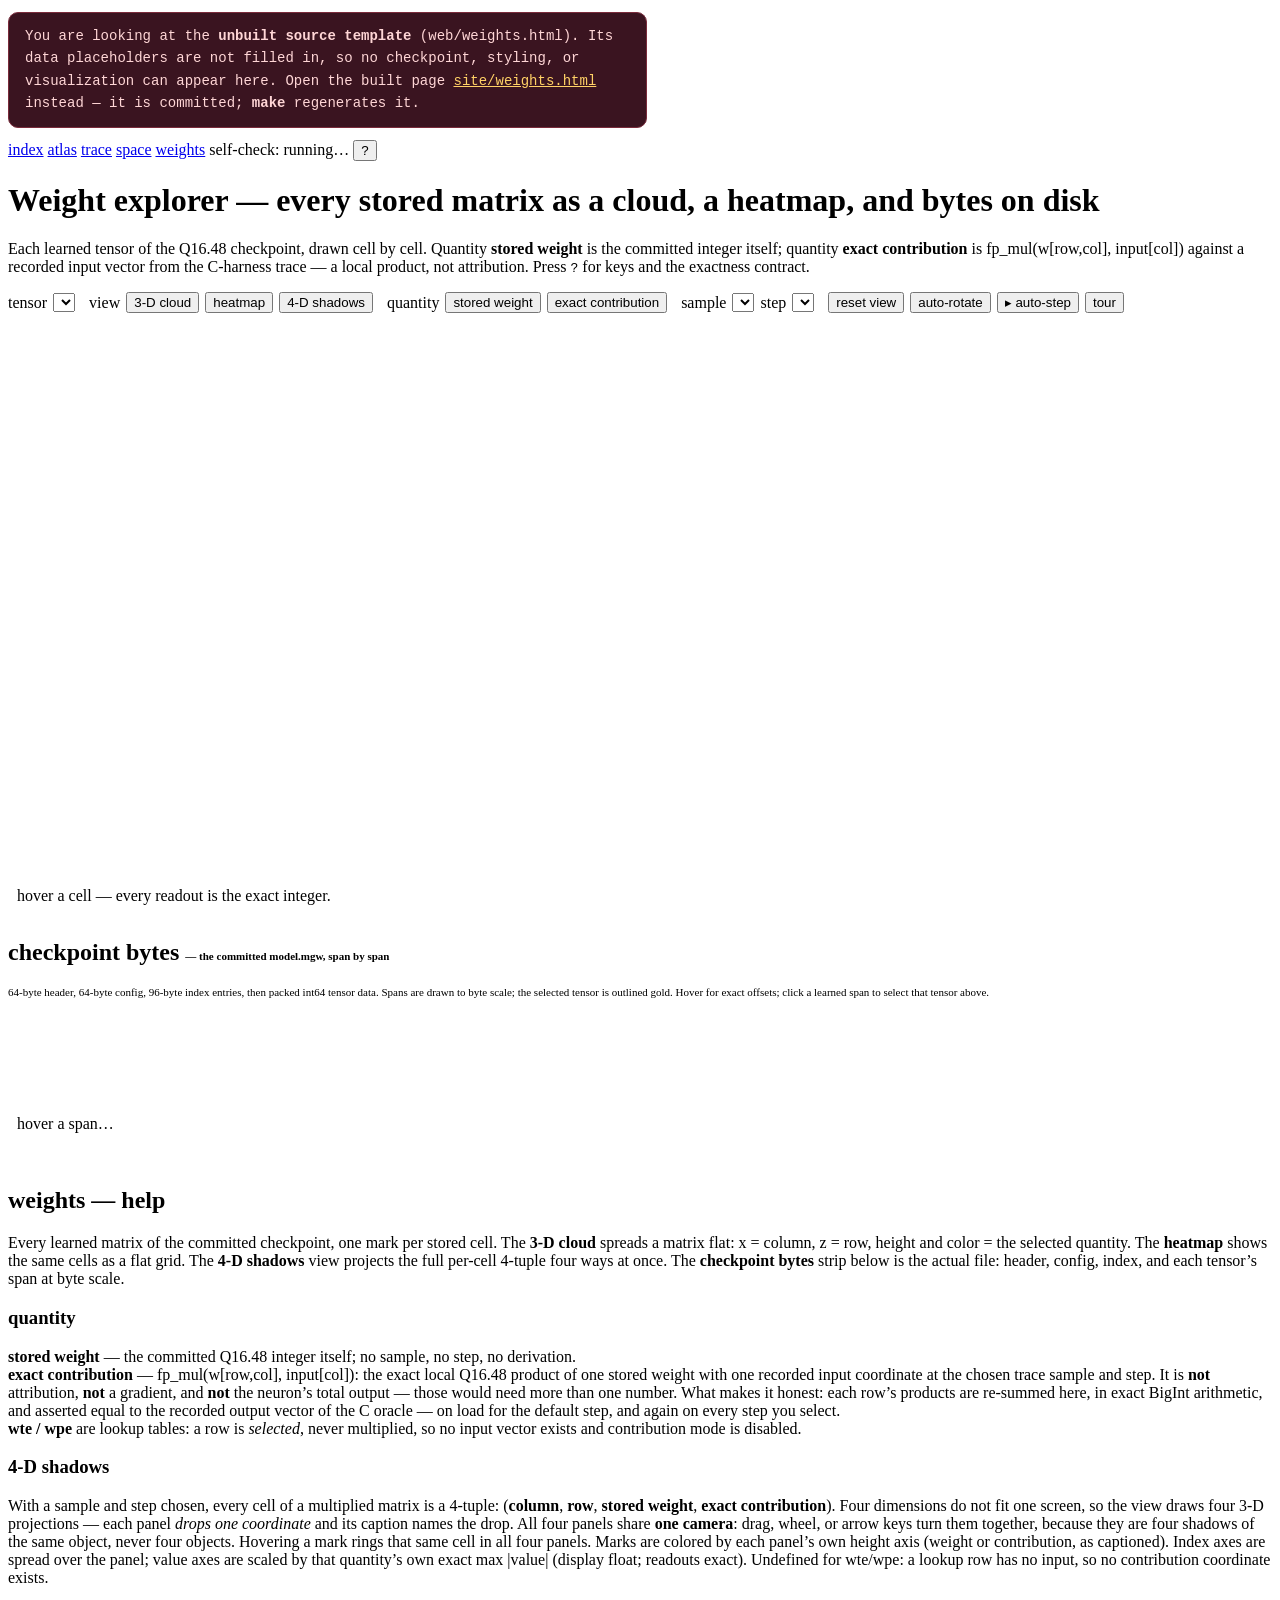
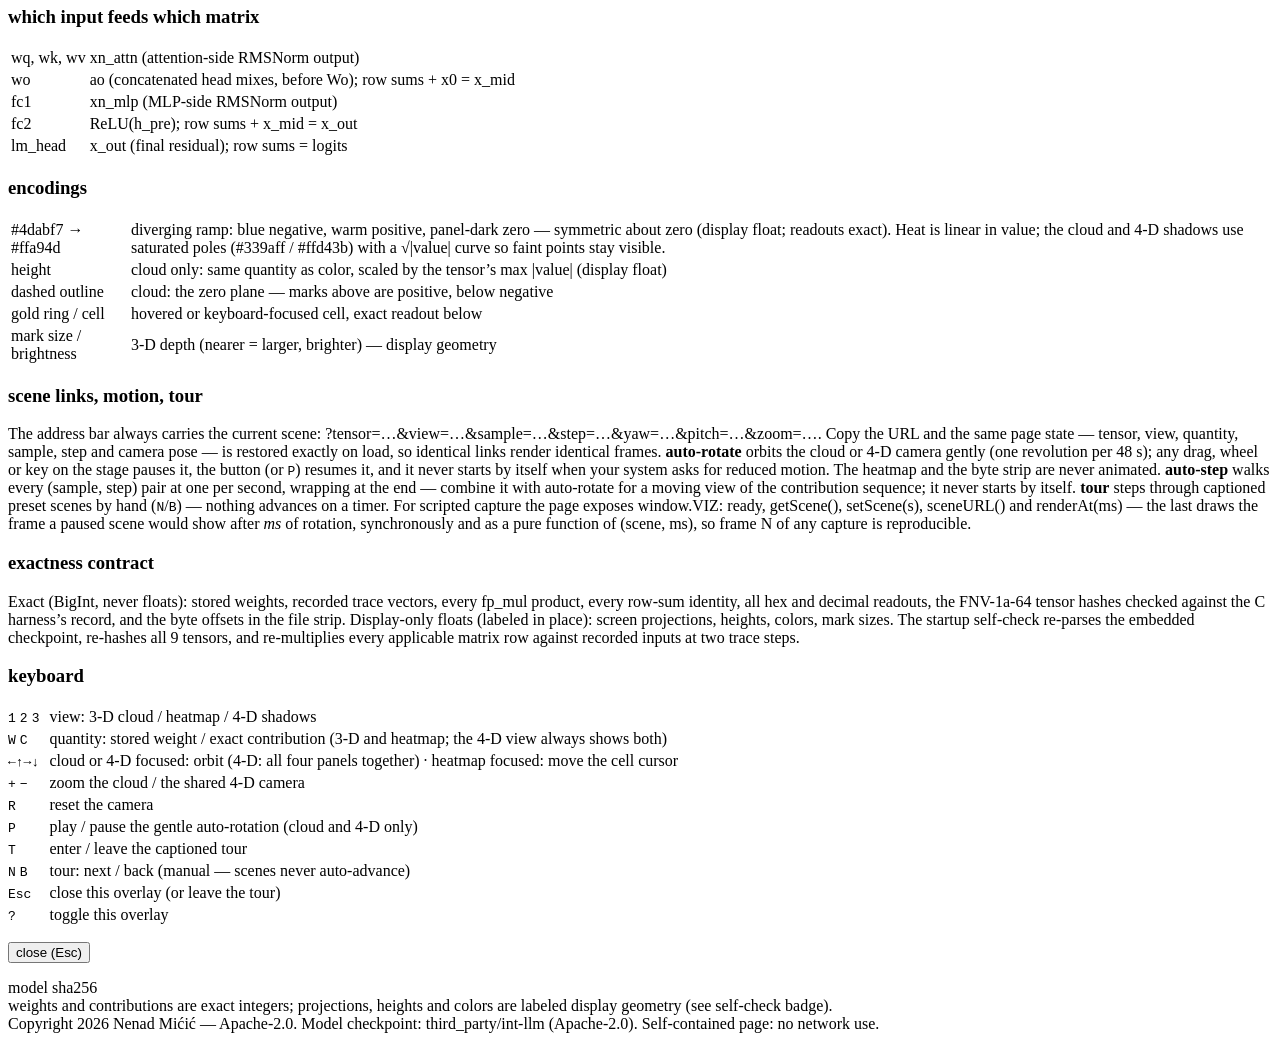
<file: web/weights.html>
<!doctype html>
<html lang="en">
<head>
<meta charset="utf-8">
<meta name="viewport" content="width=device-width, initial-scale=1">
<title>Weight explorer — int-llm Q16.48</title>
<!--
  int-llm-viz / weights.html — "Weight explorer"
  Copyright 2026 Nenad Mićić
  SPDX-License-Identifier: Apache-2.0

  Self-contained offline page. Every stored matrix of the committed
  checkpoint drawn as a 3-D point cloud and as a heatmap, plus the byte
  layout of the checkpoint file itself. A second quantity mode shows the
  exact local product fp_mul(weight[row,col], input[col]) against a
  recorded input vector from the C-harness trace; each row of those
  products is re-summed in this page and asserted equal to the recorded
  output vector, in exact BigInt arithmetic. Floating point is used only
  for display geometry (projections, heights, colors); those code sites
  are marked "display-only".
-->
<style>
__THEME_CSS__

/* ---------------- page-specific ---------------- */
.badgerow { margin-left: auto; display: flex; gap: 8px; align-items: center; flex-wrap: wrap; }
.ctlrow { display: flex; flex-wrap: wrap; gap: 8px 14px; align-items: center; }
.ctlrow .grp { display: flex; gap: 6px; align-items: center; flex-wrap: wrap; }
.ctlrow label, .ctlrow .grplbl { font: 11px var(--mono); color: var(--dim); }
#ctxNote { font: 11px/1.7 var(--mono); color: var(--dim); margin-top: 8px; overflow-wrap: break-word; }
#ctxNote b { color: var(--ink); font-weight: 600; }
canvas#stage { display: block; width: 100%; height: 540px; touch-action: none; cursor: grab; }
.mode4d canvas#stage { height: 640px; }
canvas#stage:active { cursor: grabbing; }
canvas#stage:focus-visible, canvas#heat:focus-visible, canvas#filemap:focus-visible {
  outline: 2px solid var(--gold); outline-offset: 2px; }
canvas#heat { display: block; }
.heatwrap { overflow-x: auto; }
.axiscap { font: 11px var(--mono); color: var(--dim); margin: 2px 0 6px; }
.inspect { font: 11px/1.65 var(--mono); color: var(--ink); background: var(--panel2);
  border: 1px solid var(--line); border-radius: 8px; padding: 6px 9px; margin-top: 8px;
  min-height: 46px; overflow-wrap: break-word; }
.inspect .k { color: var(--dim); }
canvas#filemap { display: block; width: 100%; height: 92px; }
.swline { display: inline-flex; align-items: center; gap: 5px; margin-right: 12px; }
.smallnote { font-size: 11px; color: var(--dim); max-width: none; }
footer .mono { overflow-wrap: break-word; }
.helpkeys td { padding: 2px 10px 2px 0; vertical-align: top; }
.helpkeys { border-collapse: collapse; }
.tourbar { display: flex; gap: 10px; align-items: center; flex-wrap: wrap;
  font: 12px/1.6 var(--mono); color: var(--ink); background: var(--panel2);
  border: 1px solid var(--gold); border-radius: 8px; padding: 6px 10px; margin: 0 0 8px; }
.tourbar[hidden] { display: none; }  /* display:flex must not defeat hidden */
.tourbar .cap { flex: 1 1 24ch; }
.tourbar .k { color: var(--dim); white-space: nowrap; }
</style>
</head>
<body>
<main>
<!--UNBUILT-NOTICE--><div style="background:#3a1420;border:1px solid #7a2b3b;color:#ffd6d6;font:14px/1.6 ui-monospace,Menlo,Consolas,monospace;padding:12px 16px;border-radius:10px;margin:12px 0;max-width:72ch">
You are looking at the <b>unbuilt source template</b> (web/weights.html).
Its data placeholders are not filled in, so no checkpoint, styling, or
visualization can appear here. Open the built page
<a href="../site/weights.html" style="color:#ffd166">site/weights.html</a>
instead &mdash; it is committed; <b>make</b> regenerates it.
</div><!--/UNBUILT-NOTICE-->
  <nav class="topnav" aria-label="site">
    <a href="index.html">index</a>
    <a href="atlas.html">atlas</a>
    <a href="trace.html">trace</a>
    <a href="space.html">space</a>
    <a class="here" href="weights.html" aria-current="page">weights</a>
    <span class="badgerow">
      <span class="badge" id="selfBadge">self-check: running&#8230;</span>
      <button id="helpBtn" aria-label="toggle help overlay" title="help (?)">?</button>
    </span>
  </nav>

  <h1>Weight explorer <span class="plain">&mdash; every stored matrix as a cloud, a heatmap, and bytes on disk</span></h1>
  <p class="sub">Each learned tensor of the Q16.48 checkpoint, drawn cell by cell.
    Quantity <b>stored weight</b> is the committed integer itself; quantity
    <b>exact contribution</b> is fp_mul(w[row,col], input[col]) against a recorded
    input vector from the C-harness trace &mdash; a local product, not attribution.
    Press <kbd>?</kbd> for keys and the exactness contract.</p>

  <section class="card" id="controlsCard">
    <div class="ctlrow">
      <span class="grp">
        <label for="tensorSel">tensor</label>
        <select id="tensorSel" aria-label="tensor to display"></select>
      </span>
      <span class="grp" role="group" aria-label="view">
        <span class="grplbl">view</span>
        <button id="btnCloud" aria-pressed="true">3-D cloud</button>
        <button id="btnHeat" aria-pressed="false">heatmap</button>
        <button id="btn4D" aria-pressed="false">4-D shadows</button>
      </span>
      <span class="grp" role="group" aria-label="quantity">
        <span class="grplbl">quantity</span>
        <button id="btnWeight" aria-pressed="true">stored weight</button>
        <button id="btnContrib" aria-pressed="false">exact contribution</button>
      </span>
      <span class="grp">
        <label for="sampleSel">sample</label>
        <select id="sampleSel" aria-label="trace sample for contribution mode"></select>
        <label for="stepSel">step</label>
        <select id="stepSel" aria-label="trace step for contribution mode"></select>
      </span>
      <span class="grp">
        <button id="btnReset" title="reset the camera (R)">reset view</button>
        <button id="btnRot" aria-pressed="false"
          title="gently orbit the camera, one revolution per 48 s; grabbing the camera pauses it (P)">auto-rotate</button>
        <button id="btnStepPlay" aria-pressed="false"
          title="walk every (sample, step) pair at one per second, wrapping at the end">&#9656; auto-step</button>
        <button id="btnTour" aria-pressed="false"
          title="presentation mode: captioned scenes, advanced by hand (T)">tour</button>
      </span>
    </div>
    <div id="ctxNote"></div>
  </section>

  <section class="card" id="stageCard">
    <h2 id="stageTitle" style="margin-top:0"></h2>
    <div id="tourBar" class="tourbar" hidden>
      <span class="k" id="tourPos"></span>
      <span class="cap" id="tourCap"></span>
      <button id="tourPrev" title="previous scene (B)">&#9664; back</button>
      <button id="tourNext" title="next scene (N)">next &#9654;</button>
      <button id="tourExit" title="leave the tour (T)">exit</button>
    </div>
    <div id="cloudWrap">
      <canvas id="stage" tabindex="0"
        aria-label="3-D weight cloud, or four camera-linked 4-D shadow panels; drag or arrow keys orbit (all panels together), wheel or plus and minus zoom, R resets"></canvas>
    </div>
    <div id="heatWrap" class="heatwrap" hidden>
      <div class="axiscap" id="heatCap"></div>
      <canvas id="heat" tabindex="0"
        aria-label="weight heatmap; arrow keys move the cell cursor"></canvas>
    </div>
    <div class="legend" id="stageLegend"></div>
    <div class="inspect" id="insStage">hover a cell &mdash; every readout is the exact integer.</div>
  </section>

  <section class="card" id="fileCard">
    <h2 style="margin-top:0">checkpoint bytes <span class="smallnote">&mdash; the committed model.mgw, span by span</span></h2>
    <p class="smallnote">64-byte header, 64-byte config, 96-byte index entries, then packed
      int64 tensor data. Spans are drawn to byte scale; the selected tensor is outlined gold.
      Hover for exact offsets; click a learned span to select that tensor above.</p>
    <canvas id="filemap" tabindex="0"
      aria-label="byte layout of the checkpoint file; hover or click a span"></canvas>
    <div class="inspect" id="insFile">hover a span&#8230;</div>
  </section>

<div class="help-overlay" id="helpOverlay" role="dialog" aria-modal="true" aria-label="help">
  <div class="help-box" id="helpBox" tabindex="-1">
    <h2>weights &mdash; help</h2>
    <p>Every learned matrix of the committed checkpoint, one mark per stored
    cell. The <b>3-D cloud</b> spreads a matrix flat: x = column, z = row,
    height and color = the selected quantity. The <b>heatmap</b> shows the
    same cells as a flat grid. The <b>4-D shadows</b> view projects the full
    per-cell 4-tuple four ways at once. The <b>checkpoint bytes</b> strip
    below is the actual file: header, config, index, and each tensor&#8217;s
    span at byte scale.</p>

    <h3>quantity</h3>
    <p><b>stored weight</b> &mdash; the committed Q16.48 integer itself; no sample,
    no step, no derivation.<br>
    <b>exact contribution</b> &mdash; fp_mul(w[row,col], input[col]): the exact
    local Q16.48 product of one stored weight with one recorded input
    coordinate at the chosen trace sample and step. It is <b>not</b>
    attribution, <b>not</b> a gradient, and <b>not</b> the neuron&#8217;s total
    output &mdash; those would need more than one number. What makes it honest:
    each row&#8217;s products are re-summed here, in exact BigInt arithmetic,
    and asserted equal to the recorded output vector of the C oracle
    &mdash; on load for the default step, and again on every step you select.<br>
    <b>wte / wpe</b> are lookup tables: a row is <i>selected</i>, never
    multiplied, so no input vector exists and contribution mode is disabled.</p>

    <h3>4-D shadows</h3>
    <p>With a sample and step chosen, every cell of a multiplied matrix is a
    4-tuple: (<b>column</b>, <b>row</b>, <b>stored weight</b>, <b>exact
    contribution</b>). Four dimensions do not fit one screen, so the view
    draws four 3-D projections &mdash; each panel <i>drops one coordinate</i>
    and its caption names the drop. All four panels share <b>one camera</b>:
    drag, wheel, or arrow keys turn them together, because they are four
    shadows of the same object, never four objects. Hovering a mark rings
    that same cell in all four panels. Marks are colored by each
    panel&#8217;s own height axis (weight or contribution, as captioned).
    Index axes are spread over the panel; value axes are scaled by that
    quantity&#8217;s own exact max |value| (display float; readouts exact).
    Undefined for wte/wpe: a lookup row has no input, so no contribution
    coordinate exists.</p>

    <h3>which input feeds which matrix</h3>
    <table>
      <tr><td class="mono">wq, wk, wv</td><td>xn_attn (attention-side RMSNorm output)</td></tr>
      <tr><td class="mono">wo</td><td>ao (concatenated head mixes, before Wo); row sums + x0 = x_mid</td></tr>
      <tr><td class="mono">fc1</td><td>xn_mlp (MLP-side RMSNorm output)</td></tr>
      <tr><td class="mono">fc2</td><td>ReLU(h_pre); row sums + x_mid = x_out</td></tr>
      <tr><td class="mono">lm_head</td><td>x_out (final residual); row sums = logits</td></tr>
    </table>

    <h3>encodings</h3>
    <table>
      <tr><td class="mono">#4dabf7 &#8594; #ffa94d</td><td>diverging ramp: blue negative, warm positive, panel-dark zero &mdash; symmetric about zero (display float; readouts exact). Heat is linear in value; the cloud and 4-D shadows use saturated poles (#339aff / #ffd43b) with a &radic;|value| curve so faint points stay visible.</td></tr>
      <tr><td class="mono">height</td><td>cloud only: same quantity as color, scaled by the tensor&#8217;s max |value| (display float)</td></tr>
      <tr><td class="mono">dashed outline</td><td>cloud: the zero plane &mdash; marks above are positive, below negative</td></tr>
      <tr><td class="mono">gold ring / cell</td><td>hovered or keyboard-focused cell, exact readout below</td></tr>
      <tr><td class="mono">mark size / brightness</td><td>3-D depth (nearer = larger, brighter) &mdash; display geometry</td></tr>
    </table>

    <h3>scene links, motion, tour</h3>
    <p>The address bar always carries the current scene:
    <span class="mono">?tensor=&#8230;&amp;view=&#8230;&amp;sample=&#8230;&amp;step=&#8230;&amp;yaw=&#8230;&amp;pitch=&#8230;&amp;zoom=&#8230;</span>.
    Copy the URL and the same page state &mdash; tensor, view, quantity,
    sample, step and camera pose &mdash; is restored exactly on load, so
    identical links render identical frames. <b>auto-rotate</b> orbits the
    cloud or 4-D camera gently (one revolution per 48&nbsp;s); any drag,
    wheel or key on the stage pauses it, the button (or <kbd>P</kbd>)
    resumes it, and it never starts by itself when your system asks for
    reduced motion. The heatmap and the byte strip are never animated.
    <b>auto-step</b> walks every (sample, step) pair at one per second,
    wrapping at the end &mdash; combine it with auto-rotate for a moving
    view of the contribution sequence; it never starts by itself.
    <b>tour</b> steps through captioned preset scenes by hand
    (<kbd>N</kbd>/<kbd>B</kbd>) &mdash; nothing advances on a timer. For
    scripted capture the page exposes
    <span class="mono">window.VIZ</span>: <span class="mono">ready</span>,
    <span class="mono">getScene()</span>, <span class="mono">setScene(s)</span>,
    <span class="mono">sceneURL()</span> and
    <span class="mono">renderAt(ms)</span> &mdash; the last draws the frame a
    paused scene would show after <i>ms</i> of rotation, synchronously and as
    a pure function of (scene, ms), so frame N of any capture is
    reproducible.</p>

    <h3>exactness contract</h3>
    <p class="note">Exact (BigInt, never floats): stored weights, recorded
    trace vectors, every fp_mul product, every row-sum identity, all hex and
    decimal readouts, the FNV-1a-64 tensor hashes checked against the C
    harness&#8217;s record, and the byte offsets in the file strip. Display-only
    floats (labeled in place): screen projections, heights, colors, mark
    sizes. The startup self-check re-parses the embedded checkpoint,
    re-hashes all 9 tensors, and re-multiplies every applicable matrix row
    against recorded inputs at two trace steps.</p>

    <h3>keyboard</h3>
    <table class="helpkeys">
      <tr><td><kbd>1</kbd> <kbd>2</kbd> <kbd>3</kbd></td><td>view: 3-D cloud / heatmap / 4-D shadows</td></tr>
      <tr><td><kbd>W</kbd> <kbd>C</kbd></td><td>quantity: stored weight / exact contribution (3-D and heatmap; the 4-D view always shows both)</td></tr>
      <tr><td><kbd>&#8592;&#8593;&#8594;&#8595;</kbd></td><td>cloud or 4-D focused: orbit (4-D: all four panels together) &middot; heatmap focused: move the cell cursor</td></tr>
      <tr><td><kbd>+</kbd> <kbd>&#8722;</kbd></td><td>zoom the cloud / the shared 4-D camera</td></tr>
      <tr><td><kbd>R</kbd></td><td>reset the camera</td></tr>
      <tr><td><kbd>P</kbd></td><td>play / pause the gentle auto-rotation (cloud and 4-D only)</td></tr>
      <tr><td><kbd>T</kbd></td><td>enter / leave the captioned tour</td></tr>
      <tr><td><kbd>N</kbd> <kbd>B</kbd></td><td>tour: next / back (manual &mdash; scenes never auto-advance)</td></tr>
      <tr><td><kbd>Esc</kbd></td><td>close this overlay (or leave the tour)</td></tr>
      <tr><td><kbd>?</kbd></td><td>toggle this overlay</td></tr>
    </table>
    <p><button id="helpClose">close (Esc)</button></p>
  </div>
</div>

<div class="tip" id="tip" aria-hidden="true"></div>

<footer>
  <div class="mono">model sha256 <span id="footSha"></span></div>
  <div>weights and contributions are exact integers; projections, heights and
  colors are labeled display geometry (see self-check badge).</div>
  <div>Copyright 2026 Nenad Mi&#263;i&#263; &mdash; Apache-2.0. Model checkpoint:
  third_party/int-llm (Apache-2.0). Self-contained page: no network use.</div>
</footer>
</main>
<script>
__MGW_JS__
</script>
<script>
"use strict";
/* ================= embedded data (build_site.py tokens) ================= */
const MGW_B64 = "__MGW_B64__";
const TRACE = __TRACE_JSON__;
const SUMMARY = __SUMMARY_JSON__;

const IS_BROWSER = typeof document !== "undefined";

/* ============================ pure layer ============================
 * Everything above init() runs identically under Node (tools/page_check.js)
 * and in the browser. No DOM, no timers, no randomness, no clock. */

const FP1 = 281474976710656n;              /* FP_ONE = 2^48 */
const NE = 32, MD = 128, VOC = 27, NH = 4, HD = 8, BLOCK = 8;

/* fp_mul from fp_math.h, bit-for-bit: (int128)a*b >> 48 arithmetic shift,
 * cast to int64. BigInt >> is an arithmetic shift; asIntN mirrors the cast. */
function fpMul(a, b) { return BigInt.asIntN(64, (a * b) >> 48n); }

/* One entry per learned tensor. input === null marks a lookup table (a row
 * is selected by token/position id, never multiplied by a vector), so
 * contribution mode is undefined there. For the rest, input names the
 * recorded trace field feeding the matrix (relu: applied first, exactly as
 * microgpt_int.c does), out names the recorded product vector, and res the
 * recorded residual that C adds before storing out (null = stored as-is). */
const TENSOR_DEFS = [
  { key: "wte", mgw: "wte", rows: VOC, cols: NE,
    label: "wte — token embedding 27×32",
    rowAxis: "token", colAxis: "residual dim",
    rowKind: "tok", colKind: "res",
    role: "lookup: row = token id, added into the stream",
    input: null },
  { key: "wpe", mgw: "wpe", rows: BLOCK, cols: NE,
    label: "wpe — position embedding 8×32",
    rowAxis: "position", colAxis: "residual dim",
    rowKind: "pos", colKind: "res",
    role: "lookup: row = position, added into the stream",
    input: null },
  { key: "lm_head", mgw: "lm_head", rows: VOC, cols: NE,
    label: "lm_head — unembedding 27×32",
    rowAxis: "token (logit row)", colAxis: "residual dim",
    rowKind: "tok", colKind: "res",
    role: "row r dotted with x_out gives logit r",
    input: { field: "x_out", relu: false, out: "logits", res: null,
             inLabel: "x_out (final residual)" } },
  { key: "attn_wq", mgw: "layers.0.attn_wq", rows: NE, cols: NE,
    label: "wq — attention query 32×32",
    rowAxis: "q dim (4 heads × 8)", colAxis: "residual dim",
    rowKind: "head", colKind: "res", headPrefix: "q",
    role: "q = wq · xn_attn",
    input: { field: "xn_attn", relu: false, out: "q", res: null,
             inLabel: "xn_attn (attention RMSNorm output)" } },
  { key: "attn_wk", mgw: "layers.0.attn_wk", rows: NE, cols: NE,
    label: "wk — attention key 32×32",
    rowAxis: "k dim (4 heads × 8)", colAxis: "residual dim",
    rowKind: "head", colKind: "res", headPrefix: "k",
    role: "k = wk · xn_attn",
    input: { field: "xn_attn", relu: false, out: "k", res: null,
             inLabel: "xn_attn (attention RMSNorm output)" } },
  { key: "attn_wv", mgw: "layers.0.attn_wv", rows: NE, cols: NE,
    label: "wv — attention value 32×32",
    rowAxis: "v dim (4 heads × 8)", colAxis: "residual dim",
    rowKind: "head", colKind: "res", headPrefix: "v",
    role: "v = wv · xn_attn",
    input: { field: "xn_attn", relu: false, out: "v", res: null,
             inLabel: "xn_attn (attention RMSNorm output)" } },
  { key: "attn_wo", mgw: "layers.0.attn_wo", rows: NE, cols: NE,
    label: "wo — attention output 32×32",
    rowAxis: "residual dim", colAxis: "attn-mix dim (4 heads × 8)",
    rowKind: "res", colKind: "head", headPrefix: "mix",
    role: "x_mid = wo · ao + x0",
    input: { field: "ao", relu: false, out: "x_mid", res: "x0",
             inLabel: "ao (concatenated head mixes, before Wo)" } },
  { key: "mlp_fc1", mgw: "layers.0.mlp_fc1", rows: MD, cols: NE,
    label: "fc1 — MLP expand 128×32",
    rowAxis: "hidden unit", colAxis: "residual dim",
    rowKind: "hid", colKind: "res",
    role: "h_pre = fc1 · xn_mlp",
    input: { field: "xn_mlp", relu: false, out: "h_pre", res: null,
             inLabel: "xn_mlp (MLP RMSNorm output)" } },
  { key: "mlp_fc2", mgw: "layers.0.mlp_fc2", rows: NE, cols: MD,
    label: "fc2 — MLP contract 32×128",
    rowAxis: "residual dim", colAxis: "hidden unit (ReLU h)",
    rowKind: "res", colKind: "hid",
    role: "x_out = fc2 · ReLU(h_pre) + x_mid",
    input: { field: "h_pre", relu: true, out: "x_out", res: "x_mid",
             inLabel: "ReLU(h_pre) (post-activation hidden vector)" } },
];
const DEF_BY_KEY = new Map(TENSOR_DEFS.map((d) => [d.key, d]));

const DEFAULT_TENSOR = "mlp_fc1";
const DEFAULT_SAMPLE = 0, DEFAULT_STEP = 3;

function buildModel() {
  const parsed = parseMGW(b64ToBytes(MGW_B64));
  const raw = new Map();
  for (const def of TENSOR_DEFS) raw.set(def.key, parsed.byName.get(def.mgw));
  return { parsed, raw, uchars: parsed.uchars };
}

function tokLabel(i, uchars) {
  return i === VOC - 1 ? "⌀ (BOS, " + i + ")" : "'" + uchars[i] + "' (" + i + ")";
}
function axisLabel(kind, i, def, uchars) {
  if (kind === "tok") return "token " + tokLabel(i, uchars);
  if (kind === "pos") return "position p" + i;
  if (kind === "hid") return "hidden unit " + i;
  if (kind === "head")
    return def.headPrefix + " dim " + i + " (head " + (i >> 3) + ", lane " + (i & 7) + ")";
  return "residual dim " + i;
}

/* Recorded trace vectors arrive as decimal strings; convert exactly. */
function stepVec(step, field) { return step[field].map((s) => BigInt(s)); }

function inputVector(def, step) {
  if (!def.input) return null;
  const v = stepVec(step, def.input.field);
  if (def.input.relu)
    for (let i = 0; i < v.length; i++) if (v[i] < 0n) v[i] = 0n;
  return v;
}

/* All rows*cols exact local products for one (tensor, step). */
function contributions(def, tensor, step) {
  const invec = inputVector(def, step);
  const n = def.rows * def.cols, out = new Array(n);
  for (let r = 0; r < def.rows; r++)
    for (let c = 0; c < def.cols; c++)
      out[r * def.cols + c] = fpMul(tensor.raw[r * def.cols + c], invec[c]);
  return out;
}

/* The identity that makes "contribution" honest: summing row r of the
 * products (plus the recorded residual, where C adds one) must reproduce
 * the recorded output vector exactly. Mirrors linearFwd(): per-row plain
 * BigInt sum, one asIntN(64) cast, then the residual add's cast. */
function rowIdentity(def, tensor, step, contrib) {
  const outRec = stepVec(step, def.input.out);
  const resRec = def.input.res ? stepVec(step, def.input.res) : null;
  const bad = [];
  for (let r = 0; r < def.rows; r++) {
    let s = 0n;
    const base = r * def.cols;
    for (let c = 0; c < def.cols; c++) s += contrib[base + c];
    s = BigInt.asIntN(64, s);
    if (resRec) s = BigInt.asIntN(64, s + resRec[r]);
    if (s !== outRec[r]) bad.push(r);
  }
  return bad;
}

/* Exact max |value| over a BigInt array (display scaling divides by it). */
function maxAbsBig(arr) {
  let m = 0n;
  for (let i = 0; i < arr.length; i++) {
    const a = arr[i] < 0n ? -arr[i] : arr[i];
    if (a > m) m = a;
  }
  return m;
}

/* Byte spans of the checkpoint file, from the parsed index (exact). */
function fileSpans(parsed) {
  const spans = [
    { kind: "header", name: "header", start: 0, end: 64 },
    { kind: "config", name: "config", start: 64, end: 128 },
    { kind: "index", name: "index (" + parsed.tensors.length + " × 96 B)",
      start: 128, end: 128 + parsed.tensors.length * 96 },
  ];
  const ts = parsed.tensors.slice()
    .sort((a, b) => a.dataOffset - b.dataOffset);
  for (const t of ts)
    spans.push({ kind: "tensor", name: t.name, tensor: t,
                 start: t.dataOffset, end: t.dataOffset + t.numElements * 8 });
  return spans;
}

/* -------- 3-D camera (same projection as the space page; display) ------- */
const PERSP = 3.4;
function project3(x, y, z, yaw, pitch, zoom) {
  const cy = Math.cos(yaw), sy = Math.sin(yaw);
  const cp = Math.cos(pitch), sp = Math.sin(pitch);
  const x1 = cy * x + sy * z;
  const z1 = -sy * x + cy * z;
  const y2 = cp * y - sp * z1;
  const z2 = sp * y + cp * z1;
  const f = PERSP / (PERSP - z2);
  return { x: x1 * f * zoom, y: -y2 * f * zoom, depth: z2, f };
}

/* -------------------- 4-D shadows (four 3-D panels) -------------------- */
/* With a step chosen, each cell of a multiplied matrix is the 4-tuple
 * (col, row, weight, contribution). Each panel keeps three of the four as
 * its (x, y, z) axes and drops the one it names; together the four drops
 * cover all four coordinates. pick() maps a normalized tuple to panel
 * axes. Order: reading feels natural if the two "familiar" shadows (the
 * weight cloud and the contribution cloud) sit on top. */
const PANELS4D = [
  { x: "col", y: "weight",       z: "row",          drops: "contribution",
    pick: (t) => [t.cN, t.wN, t.rN] },
  { x: "col", y: "contribution", z: "row",          drops: "weight",
    pick: (t) => [t.cN, t.pN, t.rN] },
  { x: "row", y: "weight",       z: "contribution", drops: "col",
    pick: (t) => [t.rN, t.wN, t.pN] },
  { x: "col", y: "weight",       z: "contribution", drops: "row",
    pick: (t) => [t.cN, t.wN, t.pN] },
];

/* Display-normalized 4-tuples for every cell of (tensor, step): index axes
 * spread over [-1, 1]; each value axis divided by its own exact max
 * |value| (weight by wMax, contribution by pMax). The exact BigInt maxima
 * and the raw contribution grid ride along for readouts and identity
 * checks; the normalized floats are display geometry only. */
function tuples4D(def, tensor, step) {
  const contrib = contributions(def, tensor, step);
  const wMax = maxAbsBig(tensor.raw), pMax = maxAbsBig(contrib);
  const wMaxN = wMax > 0n ? Q48.toNumber(wMax) : 1;
  const pMaxN = pMax > 0n ? Q48.toNumber(pMax) : 1;
  const rows = def.rows, cols = def.cols;
  const tuples = new Array(rows * cols);
  for (let r = 0; r < rows; r++) {
    const rN = rows === 1 ? 0 : (r / (rows - 1)) * 2 - 1;
    for (let c = 0; c < cols; c++) {
      const i = r * cols + c;
      tuples[i] = {
        r, c,
        cN: cols === 1 ? 0 : (c / (cols - 1)) * 2 - 1,
        rN,
        wN: Q48.toNumber(tensor.raw[i]) / wMaxN,
        pN: Q48.toNumber(contrib[i]) / pMaxN,
      };
    }
  }
  return { tuples, wMax, pMax, contrib };
}

/* ---------------- deterministic scene state (URL codec) ---------------- */
/* A scene is the whole page state: tensor, view, quantity, sample, step,
 * camera pose, and whether the gentle auto-rotation is playing. The codec
 * is pure string <-> object (hand-rolled: the Node self-check sandbox has
 * no URLSearchParams), so identical URLs restore identical scenes. Camera
 * numbers are display floats; sanitizeScene rounds them to 1e-4 so that
 * sanitize -> serialize -> parse -> sanitize is a fixed point. */
const VIEWS = ["cloud", "heat", "4d"];
const QUANTITIES = ["weight", "contrib"];
const DEFAULT_VIEW = { yaw: 0.62, pitch: -0.38, zoom: 1 };
/* Camera limits: one source for the orbit controls and the URL codec. */
const CAM = { pitchLim: 1.55, zoomLo: 0.4, zoomHi: 3.4 };
const SCENE_DEFAULT = {
  tensor: DEFAULT_TENSOR, view: "cloud", quantity: "weight",
  sample: DEFAULT_SAMPLE, step: DEFAULT_STEP,
  yaw: DEFAULT_VIEW.yaw, pitch: DEFAULT_VIEW.pitch, zoom: DEFAULT_VIEW.zoom,
  rot: true,
};

function intIn(v, lo, hi, dflt) {
  const n = typeof v === "number" ? v : parseInt(v, 10);
  if (!Number.isInteger(n)) return dflt;
  return Math.max(lo, Math.min(hi, n));
}
function numOr(v, dflt) {
  const n = typeof v === "number" ? v : parseFloat(v);
  return Number.isFinite(n) ? n : dflt;
}
/* Wrap into (-pi, pi], round to 1e-4, and clamp so the rounding cannot
 * escape the wrap branch: the result is its own fixed point. */
function wrapYaw(y) {
  const TAU = Math.PI * 2;
  let w = ((y % TAU) + TAU) % TAU;
  if (w > Math.PI) w -= TAU;
  w = Math.round(w * 10000) / 10000;
  return Math.max(-3.1415, Math.min(3.1415, w));
}
function round4(v) { return Math.round(v * 10000) / 10000; }

/* Any partial/raw object (e.g. parseScene output) -> one complete valid
 * scene. Encodes the page's own coercion rules: a lookup tensor has no
 * input vector, so 4-D and contribution fall back; the heatmap is never
 * animated, so rot is forced off there. */
function sanitizeScene(raw) {
  const s = Object.assign({}, SCENE_DEFAULT, raw || {});
  const def = DEF_BY_KEY.has(s.tensor)
    ? DEF_BY_KEY.get(s.tensor) : DEF_BY_KEY.get(DEFAULT_TENSOR);
  const view = VIEWS.includes(s.view) ? s.view : SCENE_DEFAULT.view;
  const quantity = QUANTITIES.includes(s.quantity)
    ? s.quantity : SCENE_DEFAULT.quantity;
  const sample = intIn(s.sample, 0, TRACE.samples.length - 1, DEFAULT_SAMPLE);
  const rotWanted = s.rot === true || s.rot === 1 || s.rot === "1";
  const out = {
    tensor: def.key,
    view: def.input ? view : (view === "4d" ? "cloud" : view),
    quantity: def.input ? quantity : "weight",
    sample,
    step: intIn(s.step, 0, TRACE.samples[sample].steps.length - 1,
                DEFAULT_STEP),
    yaw: wrapYaw(numOr(s.yaw, SCENE_DEFAULT.yaw)),
    pitch: round4(Math.max(-CAM.pitchLim, Math.min(CAM.pitchLim,
                  numOr(s.pitch, SCENE_DEFAULT.pitch)))),
    zoom: round4(Math.max(CAM.zoomLo, Math.min(CAM.zoomHi,
                 numOr(s.zoom, SCENE_DEFAULT.zoom)))),
    rot: false,
  };
  out.rot = out.view !== "heat" && rotWanted;
  return out;
}

/* Scene -> query string. Fixed key order, values URL-safe as written, so
 * equal scenes give byte-equal URLs. */
function serializeScene(s) {
  return "tensor=" + s.tensor + "&view=" + s.view + "&q=" + s.quantity +
    "&sample=" + s.sample + "&step=" + s.step +
    "&yaw=" + s.yaw + "&pitch=" + s.pitch + "&zoom=" + s.zoom +
    "&rot=" + (s.rot ? 1 : 0);
}

/* Query/hash string -> raw partial scene (strings; sanitizeScene finishes).
 * Unknown keys and malformed percent-escapes are skipped, never fatal. */
function parseScene(qs) {
  const out = {};
  const text = String(qs == null ? "" : qs).replace(/^[?#]/, "");
  if (!text) return out;
  for (const part of text.split("&")) {
    const eq = part.indexOf("=");
    if (eq <= 0) continue;
    let k, v;
    try {
      k = decodeURIComponent(part.slice(0, eq));
      v = decodeURIComponent(part.slice(eq + 1));
    } catch (e) { continue; }
    if (k === "tensor") out.tensor = v;
    else if (k === "view") out.view = v;
    else if (k === "q" || k === "quantity") out.quantity = v;
    else if (k === "sample") out.sample = v;
    else if (k === "step") out.step = v;
    else if (k === "yaw") out.yaw = v;
    else if (k === "pitch") out.pitch = v;
    else if (k === "zoom") out.zoom = v;
    else if (k === "rot") out.rot = v;
  }
  return out;
}

/* Auto-rotation: one gentle revolution per ROT_REV_MS. yawAtTime is THE
 * formula — the live loop and the renderAt(ms) capture hook both call it,
 * so a rendered frame is a pure function of (scene, ms). */
const ROT_REV_MS = 48000;
function yawAtTime(baseYaw, ms) {
  return baseYaw + (Math.PI * 2 / ROT_REV_MS) * ms;
}

/* ------------------------- tour (presentation) ------------------------- */
/* Captioned preset scenes, advanced BY HAND (N/B or the bar's buttons) —
 * no timers anywhere, so the tour respects reduced motion by construction.
 * Every scene must already be sanitized (checked at startup). */
const TOUR = [
  { caption: "wte — 27 token embeddings × 32 residual dims: the lookup " +
      "table where every character starts. Lookup rows are selected, " +
      "never multiplied, so this tensor has no contribution mode.",
    scene: { tensor: "wte", view: "cloud", quantity: "weight",
      sample: 0, step: 3, yaw: 0.62, pitch: -0.38, zoom: 1, rot: false } },
  { caption: "fc1 as a flat heatmap — 128 hidden units × 32 residual " +
      "dims of committed Q16.48 integers, blue negative, orange positive.",
    scene: { tensor: "mlp_fc1", view: "heat", quantity: "weight",
      sample: 0, step: 3, yaw: 0.62, pitch: -0.38, zoom: 1, rot: false } },
  { caption: "the same fc1 matrix as terrain — height and color are the " +
      "stored integer, scaled by the tensor's exact max |value|.",
    scene: { tensor: "mlp_fc1", view: "cloud", quantity: "weight",
      sample: 0, step: 3, yaw: 0.62, pitch: -0.38, zoom: 1, rot: false } },
  { caption: "fc1 multiplied by a recorded input — every mark is " +
      "fp_mul(w[row,col], xn_mlp[col]) at sample 0, step 3; each row " +
      "re-sums to the C oracle's h_pre exactly.",
    scene: { tensor: "mlp_fc1", view: "cloud", quantity: "contrib",
      sample: 0, step: 3, yaw: 0.62, pitch: -0.38, zoom: 1, rot: false } },
  { caption: "the full 4-tuple (col, row, weight, contribution) — four " +
      "shadows of one object, sharing one camera. Each panel drops the " +
      "coordinate it names.",
    scene: { tensor: "mlp_fc1", view: "4d", quantity: "weight",
      sample: 0, step: 3, yaw: 0.7, pitch: -0.2, zoom: 1, rot: false } },
  { caption: "wo in 4-D — attention's output projection. Row sums of " +
      "these products, plus the residual x0, rebuild x_mid exactly.",
    scene: { tensor: "attn_wo", view: "4d", quantity: "weight",
      sample: 0, step: 3, yaw: 0.7, pitch: -0.2, zoom: 1, rot: false } },
  { caption: "fc2 in 4-D — the contraction back from 128 to 32. Its " +
      "input is ReLU(h_pre), so whole columns vanish where the hidden " +
      "unit is switched off.",
    scene: { tensor: "mlp_fc2", view: "4d", quantity: "weight",
      sample: 0, step: 3, yaw: 0.7, pitch: -0.2, zoom: 1, rot: false } },
  { caption: "lm_head at the last step of sample 0 — the readout. Row r " +
      "of these products sums to logit r: the exact integers that pick " +
      "the next character.",
    scene: { tensor: "lm_head", view: "cloud", quantity: "contrib",
      sample: 0, step: TRACE.samples[0].steps.length - 1,
      yaw: 0.62, pitch: -0.38, zoom: 1.15, rot: false } },
];

/* ============================ self-checks ============================ */
function runChecks() {
  let checks = 0;
  const ok = (cond, msg) => {
    checks++;
    if (!cond) throw new Error("self-check failed: " + msg);
  };

  const model = buildModel();
  const parsed = model.parsed;
  ok(parsed.weights.length === 9, "9 learned tensors in the checkpoint");
  for (const def of TENSOR_DEFS) {
    const t = model.raw.get(def.key);
    ok(t && t.rows === def.rows && t.cols === def.cols,
       def.key + " has shape " + def.rows + "x" + def.cols);
    ok(fnv1a64(t.raw).toString() === SUMMARY.tensor_fnv1a64[def.mgw],
       def.key + " FNV-1a-64 matches the C harness record");
  }
  const cfg = parsed.config;
  ok(cfg.hidden_dim === NE && cfg.intermediate_dim === MD,
     "config dims 32/128 as assumed");
  ok(cfg.vocab_size === VOC && cfg.max_seq_len === BLOCK,
     "config vocab 27, block 8 as assumed");

  ok(TRACE.samples.length === 20, "20 traced samples");
  ok(TRACE.samples.every((s) => s.match_pristine),
     "every traced sample matches the pristine runtime");
  const s0 = TRACE.samples[DEFAULT_SAMPLE];
  ok(s0 && s0.steps.length > DEFAULT_STEP,
     "default sample/step (0, 3) exists in the trace");

  ok(fpMul(FP1, FP1) === FP1, "fp_mul(1, 1) = 1");
  ok(fpMul(FP1 / 2n, FP1 / 2n) === FP1 / 4n, "fp_mul(0.5, 0.5) = 0.25");
  ok(fpMul(-FP1, FP1) === -FP1, "fp_mul(-1, 1) = -1");
  ok(fpMul(1n, 1n) === 0n, "fp_mul floors at bit 48 (1ulp * 1ulp -> 0)");

  const pA = project3(0.31, -0.62, 0.47, 0.8, -0.35, 1.2);
  const pB = project3(0.31, -0.62, 0.47, 0.8, -0.35, 1.2);
  ok(pA.x === pB.x && pA.y === pB.y && pA.depth === pB.depth && pA.f === pB.f,
     "project3 is pure (same input, identical output)");

  ok(DEF_BY_KEY.get("wte").input === null && DEF_BY_KEY.get("wpe").input === null,
     "wte/wpe are lookup tables: contribution undefined");

  /* Row-sum identities at two recorded steps: the default one, and the
   * last step of the last sample. Every applicable row is one check. */
  const sLast = TRACE.samples[TRACE.samples.length - 1];
  const pairs = [
    { tag: "sample 0 step 3", step: s0.steps[DEFAULT_STEP] },
    { tag: "sample 19 last step", step: sLast.steps[sLast.steps.length - 1] },
  ];
  for (const { tag, step } of pairs)
    for (const def of TENSOR_DEFS) {
      if (!def.input) continue;
      const t = model.raw.get(def.key);
      const contrib = contributions(def, t, step);
      const bad = rowIdentity(def, t, step, contrib);
      for (let r = 0; r < def.rows; r++)
        ok(!bad.includes(r),
           def.key + " row " + r + " products sum to recorded " +
           def.input.out + " (" + tag + ")");
    }

  /* Contribution grids are full, and weight scaling is well-defined. */
  for (const def of TENSOR_DEFS) {
    if (def.input) {
      const c = contributions(def, model.raw.get(def.key), s0.steps[DEFAULT_STEP]);
      ok(c.length === def.rows * def.cols,
         def.key + " contribution grid covers every cell");
    }
    ok(maxAbsBig(model.raw.get(def.key).raw) > 0n,
       def.key + " has a nonzero max |weight| (display scale defined)");
  }

  /* 4-D shadows: the four panels are the four 3-subsets of the tuple
   * (col, row, weight, contribution), each dropping exactly the
   * coordinate it names; normalized tuples stay inside [-1, 1] and each
   * panel's pick() routes the right coordinate to the right axis. */
  const AXES4 = ["col", "row", "weight", "contribution"];
  ok(PANELS4D.length === 4, "four 4-D panels");
  const drops = new Set();
  for (const p of PANELS4D) {
    const shown = [p.x, p.y, p.z];
    ok(new Set(shown).size === 3 && shown.every((a) => AXES4.includes(a)),
       "panel (drops " + p.drops + ") shows 3 distinct tuple coordinates");
    ok(AXES4.filter((a) => !shown.includes(a)).join() === p.drops,
       "panel drops exactly the coordinate it names (" + p.drops + ")");
    drops.add(p.drops);
  }
  ok(drops.size === 4, "the four panels drop four distinct coordinates");

  const def4 = DEF_BY_KEY.get(DEFAULT_TENSOR);
  const t4 = tuples4D(def4, model.raw.get(DEFAULT_TENSOR),
                      s0.steps[DEFAULT_STEP]);
  ok(t4.tuples.length === def4.rows * def4.cols,
     "4-D tuples cover every cell of the default tensor");
  ok(t4.wMax > 0n && t4.pMax > 0n,
     "both 4-D value axes have a nonzero exact max (scales defined)");
  let inRange = true;
  for (const tu of t4.tuples)
    for (const v of [tu.cN, tu.rN, tu.wN, tu.pN])
      if (!(v >= -1 && v <= 1)) inRange = false;
  ok(inRange, "every normalized 4-D coordinate lies in [-1, 1]");
  const tu57 = t4.tuples[5 * def4.cols + 7];
  ok(tu57.r === 5 && tu57.c === 7, "4-D tuple grid is row-major");
  const picked = PANELS4D.map((p) => p.pick(tu57));
  ok(picked[0][1] === tu57.wN && picked[1][1] === tu57.pN,
     "upper panels: height = weight (UL) and contribution (UR)");
  ok(picked[2][0] === tu57.rN && picked[2][2] === tu57.pN &&
     picked[3][0] === tu57.cN && picked[3][2] === tu57.pN,
     "lower panels place contribution on the depth axis");
  ok(picked[0][0] === tu57.cN && picked[0][2] === tu57.rN,
     "UL panel is exactly the 3-D weight cloud's axes");

  /* Scene codec: identical URLs must restore identical scenes. The codec
   * is pure, so all of it is checkable here, DOM-free. */
  const sd = sanitizeScene({});
  ok(sd.tensor === DEFAULT_TENSOR && sd.sample === DEFAULT_SAMPLE &&
     sd.step === DEFAULT_STEP && sd.view === "cloud" &&
     sd.quantity === "weight",
     "empty scene sanitizes to the page defaults");
  ok(serializeScene(sanitizeScene(parseScene("?" + serializeScene(sd))))
     === serializeScene(sd),
     "default scene round-trips through the URL codec byte-identically");
  ok(/^[a-z0-9_.=&-]+$/i.test(serializeScene(sd)),
     "serialized scenes are URL-safe without percent-escaping");
  const ex = sanitizeScene(parseScene(
    "?tensor=mlp_fc1&view=4d&sample=0&step=3&yaw=0.7&pitch=-0.2"));
  ok(ex.tensor === "mlp_fc1" && ex.view === "4d" && ex.sample === 0 &&
     ex.step === 3, "the documented example deep link parses");
  ok(ex.yaw === 0.7 && ex.pitch === -0.2 && ex.zoom === 1,
     "example link: camera restored exactly, missing zoom defaulted");
  ok(serializeScene(sanitizeScene(parseScene("?" + serializeScene(ex))))
     === serializeScene(ex),
     "example scene round-trips through the URL codec byte-identically");
  const junk = sanitizeScene(parseScene(
    "tensor=nope&view=zzz&q=zzz&sample=99&step=-4&yaw=abc&pitch=9&zoom=0&rot=maybe"));
  ok(junk.tensor === DEFAULT_TENSOR && junk.view === "cloud" &&
     junk.quantity === "weight",
     "junk tensor/view/quantity fall back to defaults");
  ok(junk.sample === TRACE.samples.length - 1 && junk.step === 0,
     "out-of-range sample and step clamp into the trace's range");
  ok(junk.yaw === SCENE_DEFAULT.yaw && junk.pitch === CAM.pitchLim &&
     junk.zoom === CAM.zoomLo,
     "junk yaw defaults; pitch and zoom clamp to the camera limits");
  ok(junk.rot === false, "rot only turns on for an explicit rot=1");
  const lk = sanitizeScene({ tensor: "wte", view: "4d", quantity: "contrib" });
  ok(lk.view === "cloud" && lk.quantity === "weight",
     "lookup tensor: 4-D and contribution coerce away (no input vector)");
  ok(sanitizeScene({ view: "heat", rot: "1" }).rot === false,
     "heatmap scenes never auto-rotate");
  ok(sanitizeScene({ yaw: Math.PI * 2 + 0.5 }).yaw === 0.5,
     "yaw wraps by whole revolutions into (-pi, pi]");
  const wy = sanitizeScene({ yaw: 100 }).yaw;
  ok(sanitizeScene({ yaw: wy }).yaw === wy && wy >= -3.1415 && wy <= 3.1415,
     "yaw wrapping is idempotent and bounded");
  ok(sanitizeScene(parseScene("?bogus=1&tensor=wpe")).tensor === "wpe",
     "unknown URL params are ignored");
  ok(sanitizeScene(parseScene("%zz=1&tensor=attn_wq")).tensor === "attn_wq",
     "a malformed percent-escape skips that pair only");
  ok(sanitizeScene(parseScene("q=contrib")).quantity === "contrib" &&
     sanitizeScene(parseScene("quantity=contrib")).quantity === "contrib",
     "quantity accepts both q= and quantity=");

  /* Rotation: gentle, and a pure function of time. */
  ok(ROT_REV_MS >= 40000 && ROT_REV_MS <= 60000,
     "auto-rotation takes 40-60 s per revolution");
  ok(yawAtTime(0.62, 0) === 0.62,
     "yawAtTime at t=0 is the scene's own yaw (frame 0 = the still frame)");
  ok(Math.abs(yawAtTime(0, ROT_REV_MS) - Math.PI * 2) < 1e-9,
     "yawAtTime advances one full revolution per ROT_REV_MS");

  /* Tour: preset scenes must already obey every rule above. */
  ok(TOUR.length >= 6, "the tour has at least 6 scenes");
  let tourFixed = true, tourCap = true, tourStill = true;
  for (const t of TOUR) {
    if (serializeScene(sanitizeScene(t.scene)) !== serializeScene(t.scene))
      tourFixed = false;
    if (typeof t.caption !== "string" || t.caption.length < 12)
      tourCap = false;
    if (t.scene.rot !== false) tourStill = false;
  }
  ok(tourFixed, "every tour scene is a sanitizeScene fixed point");
  ok(tourCap, "every tour scene carries a caption");
  ok(tourStill, "tour scenes are still (presentation is hand-advanced)");
  ok(new Set(TOUR.map((t) => t.scene.view)).size === VIEWS.length,
     "the tour visits all three views");

  /* File strip: spans tile the file exactly, no gaps, no overlaps. */
  const spans = fileSpans(parsed);
  ok(spans.length === 3 + parsed.tensors.length,
     "file strip: one span per region and tensor");
  ok(spans[3].start === 128 + parsed.tensors.length * 96,
     "tensor data begins right after the index");
  let tiled = true;
  for (let i = 1; i < spans.length; i++)
    if (spans[i].start !== spans[i - 1].end) tiled = false;
  ok(tiled, "file spans are contiguous (no gaps, no overlaps)");
  ok(spans[spans.length - 1].end === parsed.fileSize,
     "file spans end exactly at the file size");

  return { checks, model };
}

function nodeSelfTest() {
  const r = runChecks();
  globalThis.__PAGE_CHECK__ = { page: "weights", pass: true, checks: r.checks };
}
</script>
<script>
"use strict";
/* ======================= browser layer =======================
 * Nothing here runs under Node: top-level code only defines functions
 * and one inert singleton. All pixel math is display geometry. */

let UI = null;   /* set by init() */

const byId = (id) => document.getElementById(id);
const clampF = (x, lo, hi) => Math.max(lo, Math.min(hi, x));

const GOLD = "#ffd166";
const RAMP_NEG = [77, 171, 247];    /* #4dabf7 negative pole            */
const RAMP_POS = [255, 169, 77];    /* #ffa94d positive pole            */
const RAMP_ZERO = [17, 21, 31];     /* #11151f panel bg: zero = no ink  */
const MONO_STACK = 'ui-monospace, "SF Mono", Menlo, Consolas, monospace';
const FAM_SPAN_COLORS = {          /* file strip fills (display)        */
  "wte": "#74c0fc", "wpe": "#ffd43b", "lm_head": "#f783ac",
  "layers.0.attn_wq": "#3b5bdb", "layers.0.attn_wk": "#3b5bdb",
  "layers.0.attn_wv": "#3b5bdb", "layers.0.attn_wo": "#3b5bdb",
  "layers.0.mlp_fc1": "#5f3dc4", "layers.0.mlp_fc2": "#5f3dc4",
  "tokenizer.uchars": "#3a4152", "rng.state": "#3a4152",
};

/* Diverging ramp, identical mapping to the atlas (display-only). */
function rampRGB(vNum, maxNum) {
  let r = RAMP_ZERO[0], g = RAMP_ZERO[1], b = RAMP_ZERO[2];
  if (vNum !== 0 && maxNum > 0) {
    const t = clampF(vNum / maxNum, -1, 1);
    const pole = t < 0 ? RAMP_NEG : RAMP_POS;
    const a = t < 0 ? -t : t;
    r = RAMP_ZERO[0] + (pole[0] - RAMP_ZERO[0]) * a;
    g = RAMP_ZERO[1] + (pole[1] - RAMP_ZERO[1]) * a;
    b = RAMP_ZERO[2] + (pole[2] - RAMP_ZERO[2]) * a;
  }
  return [r, g, b];
}
function rampCss(vNum, maxNum) {
  const [r, g, b] = rampRGB(vNum, maxNum);
  return "rgb(" + Math.round(r) + "," + Math.round(g) + "," + Math.round(b) + ")";
}
/* Vivid variant for the 3-D cloud and 4-D shadows only (heat keeps the
   atlas-identical linear ramp above): saturated poles and a square-root
   magnitude curve, so mid-range points read as color, not grey. */
const RAMP_NEG_V = [51, 154, 255];  /* #339aff vivid blue               */
const RAMP_POS_V = [255, 212, 59];  /* #ffd43b vivid yellow             */
function rampCssVivid(vNum, maxNum) {
  let r = RAMP_ZERO[0], g = RAMP_ZERO[1], b = RAMP_ZERO[2];
  if (vNum !== 0 && maxNum > 0) {
    const t = clampF(vNum / maxNum, -1, 1);
    const pole = t < 0 ? RAMP_NEG_V : RAMP_POS_V;
    const a = Math.sqrt(t < 0 ? -t : t);
    r = RAMP_ZERO[0] + (pole[0] - RAMP_ZERO[0]) * a;
    g = RAMP_ZERO[1] + (pole[1] - RAMP_ZERO[1]) * a;
    b = RAMP_ZERO[2] + (pole[2] - RAMP_ZERO[2]) * a;
  }
  return "rgb(" + Math.round(r) + "," + Math.round(g) + "," + Math.round(b) + ")";
}
function depthAlpha(depth) {
  const t = clampF((depth + 1.7) / 3.4, 0, 1);
  return 0.55 + 0.45 * t;
}

function fitCanvas(cv) {
  const dpr = (typeof devicePixelRatio === "number" && devicePixelRatio) || 1;
  const w = cv.clientWidth, h = cv.clientHeight;
  const bw = Math.max(1, Math.round(w * dpr)),
        bh = Math.max(1, Math.round(h * dpr));
  if (cv.width !== bw || cv.height !== bh) { cv.width = bw; cv.height = bh; }
  const ctx = cv.getContext("2d");
  ctx.setTransform(dpr, 0, 0, dpr, 0, 0);
  return { ctx, w, h };
}

/* ---------------- current selection helpers ---------------- */
function curDef() { return DEF_BY_KEY.get(UI.state.tensor); }
function curTensor() { return UI.model.raw.get(UI.state.tensor); }
function curStep() {
  return TRACE.samples[UI.state.sample].steps[UI.state.step];
}

/* The displayed BigInt grid + its exact max |value|; contribution grids
 * are cached per (tensor, sample, step) and identity-verified on entry. */
function quantityGrid() {
  const def = curDef(), t = curTensor();
  if (UI.state.quantity === "weight" || !def.input) {
    const arr = t.raw;
    return { arr, maxAbs: maxAbsBig(arr), contrib: false };
  }
  const key = def.key + "/" + UI.state.sample + "/" + UI.state.step;
  let e = UI.contribCache.get(key);
  if (!e) {
    const step = curStep();
    const arr = contributions(def, t, step);
    const bad = rowIdentity(def, t, step, arr);
    e = { arr, maxAbs: maxAbsBig(arr), rowsOk: bad.length === 0 };
    UI.contribCache.set(key, e);
  }
  return { arr: e.arr, maxAbs: e.maxAbs, contrib: true, rowsOk: e.rowsOk };
}

/* ---------------- exact readouts ---------------- */
function cellReadout(r, c) {
  const def = curDef(), t = curTensor(), u = UI.model.uchars;
  const w = t.raw[r * def.cols + c];
  let h = "<b>" + def.key + "[" + r + ", " + c + "]</b> &mdash; " +
    '<span class="k">row</span> ' + axisLabel(def.rowKind, r, def, u) +
    ' &middot; <span class="k">col</span> ' + axisLabel(def.colKind, c, def, u) +
    '<br><span class="k">stored raw</span> <b>' + w.toString() + "</b> " +
    '<span class="k">= ' + Q48.toDecimalString(w) + " &middot; " +
    Q48.toHex(w) + "</span>";
  /* the 4-D view always shows both quantities; otherwise follow the toggle */
  const showContrib = def.input &&
    (UI.state.view === "4d" || quantityGrid().contrib);
  if (showContrib) {
    const step = curStep();
    const invec = inputVector(def, step);
    const inv = invec[c], p = fpMul(w, inv);
    h += '<br><span class="k">input[' + c + "] raw</span> <b>" + inv.toString() +
      "</b> <span class=\"k\">= " + Q48.toDecimalString(inv) + "</span>" +
      '<br><span class="k">fp_mul(w, input) raw</span> <b>' + p.toString() +
      "</b> <span class=\"k\">= " + Q48.toDecimalString(p) + "</span>" +
      '<br><span class="k">row ' + r + " products sum exactly to recorded " +
      def.input.out + "[" + r + "]" +
      (def.input.res ? " &minus; " + def.input.res + "[" + r + "]" : "") +
      " &mdash; verified ✓</span>";
  }
  return h;
}

function fileReadout(sp) {
  const bytes = sp.end - sp.start;
  let h = "<b>" + sp.name + "</b> <span class=\"k\">bytes [" + sp.start +
    ", " + sp.end + ") &middot; " + bytes + " B</span>";
  if (sp.kind === "tensor") {
    const t = sp.tensor;
    h += '<br><span class="k">' +
      (t.ndims === 2 ? t.rows + " × " + t.cols : t.numElements + " scalars") +
      " &middot; " + t.numElements + " int64 elements, little-endian, " +
      "packed at offset " + sp.start + "</span>";
  } else if (sp.kind === "header") {
    h += '<br><span class="k">magic \"MGW\\0\", version 1, endian tag ' +
      "0x01020304, tensor count, index/data offsets</span>";
  } else if (sp.kind === "config") {
    h += '<br><span class="k">10 × i32: dims 32, heads 4, head_dim 8, ' +
      "mlp 128, vocab 27, block 8, &#8230;</span>";
  } else {
    h += '<br><span class="k">96 B per entry: name[64], u64 count, ' +
      "u64 offset, u32 ndims, u32 shape[2]</span>";
  }
  return h;
}

/* ---------------- 3-D cloud ---------------- */
function drawCloud() {
  const { ctx, w, h } = fitCanvas(byId("stage"));
  ctx.clearRect(0, 0, w, h);
  const def = curDef(), V = UI.view, yaw = renderYaw();
  const g = quantityGrid();
  const maxNum = g.maxAbs > 0n ? Q48.toNumber(g.maxAbs) : 1; /* display-only */
  const cx = w / 2, cy = h / 2, basePx = Math.min(w, h) * 0.42;
  const P = (x, y, z) => {
    const p = project3(x, y, z, yaw, V.pitch, V.zoom);
    return { sx: cx + p.x * basePx, sy: cy + p.y * basePx, depth: p.depth, f: p.f };
  };

  /* floor grid at y = -1.25 (orientation aid) */
  ctx.lineWidth = 1; ctx.strokeStyle = "#1d2432";
  for (let i = 0; i <= 8; i++) {
    const t = i / 4 - 1;
    let a = P(t, -1.25, -1), b = P(t, -1.25, 1);
    ctx.beginPath(); ctx.moveTo(a.sx, a.sy); ctx.lineTo(b.sx, b.sy); ctx.stroke();
    a = P(-1, -1.25, t); b = P(1, -1.25, t);
    ctx.beginPath(); ctx.moveTo(a.sx, a.sy); ctx.lineTo(b.sx, b.sy); ctx.stroke();
  }
  /* zero plane (dashed): marks above are positive, below negative */
  ctx.strokeStyle = "#2c3446"; ctx.setLineDash([5, 5]);
  const zc = [P(-1, 0, -1), P(1, 0, -1), P(1, 0, 1), P(-1, 0, 1)];
  ctx.beginPath();
  ctx.moveTo(zc[0].sx, zc[0].sy);
  for (let i = 1; i < 5; i++) ctx.lineTo(zc[i % 4].sx, zc[i % 4].sy);
  ctx.stroke();
  ctx.setLineDash([]);

  /* axis captions (display); clamped so no camera pushes them off-canvas */
  ctx.font = "10px " + MONO_STACK; ctx.fillStyle = "#7f849c";
  const eCol = P(0, -1.12, 1.18), eRow = P(1.18, -1.12, 0), eVal = P(-1.18, 0.55, -1.18);
  ctx.textAlign = "center";
  const cap = (txt, p) => ctx.fillText(txt,
    clampF(p.sx, 70, w - 70), clampF(p.sy, 14, h - 8));
  cap("row: " + def.rowAxis + " 0→" + (def.rows - 1), eCol);
  cap("col: " + def.colAxis + " 0→" + (def.cols - 1), eRow);
  cap("height: " + (g.contrib ? "contribution" : "weight"), eVal);

  /* points: x = col, z = row, y = value (all display-normalized) */
  const rows = def.rows, cols = def.cols, arr = g.arr;
  const pts = UI.cloudPts;
  pts.length = 0;
  const rBase = rows * cols > 2000 ? 2.3 : 3.2;
  for (let r = 0; r < rows; r++) {
    const z = rows === 1 ? 0 : (r / (rows - 1)) * 2 - 1;
    for (let c = 0; c < cols; c++) {
      const x = cols === 1 ? 0 : (c / (cols - 1)) * 2 - 1;
      const vNum = Q48.toNumber(arr[r * cols + c]);       /* display-only */
      const y = maxNum > 0 ? vNum / maxNum : 0;
      const p = P(x, y, z);
      pts.push({ sx: p.sx, sy: p.sy, depth: p.depth, f: p.f, r, c, vNum });
    }
  }
  pts.sort((a, b) => b.depth - a.depth);                  /* far first */
  for (const p of pts) {
    ctx.globalAlpha = depthAlpha(p.depth);
    ctx.fillStyle = rampCssVivid(p.vNum, maxNum);
    ctx.beginPath();
    ctx.arc(p.sx, p.sy, Math.max(1.2, rBase * p.f), 0, 6.2832);
    ctx.fill();
  }
  ctx.globalAlpha = 1;

  /* hovered cell: gold ring on top */
  if (UI.hover) {
    const hp = pts.find((p) => p.r === UI.hover.r && p.c === UI.hover.c);
    if (hp) {
      ctx.strokeStyle = GOLD; ctx.lineWidth = 2;
      ctx.beginPath();
      ctx.arc(hp.sx, hp.sy, Math.max(3, rBase * hp.f) + 2.5, 0, 6.2832);
      ctx.stroke();
    }
  }
}

function cloudPick(ev) {
  const cv = byId("stage");
  const rect = cv.getBoundingClientRect();
  const mx = ev.clientX - rect.left, my = ev.clientY - rect.top;
  let best = null, bd = 121;                     /* 11px pick radius */
  for (const p of UI.cloudPts) {
    const dx = p.sx - mx, dy = p.sy - my;
    const d = dx * dx + dy * dy;
    if (d < bd) { bd = d; best = p; }
  }
  return best;
}

/* ---------------- 4-D shadows ---------------- */
/* Tuples are cached per (tensor, sample, step); the row-sum identity is
 * re-verified on first entry, same honesty rule as the contribution grid. */
function tuples4DCached() {
  const def = curDef(), t = curTensor();
  const key = def.key + "/" + UI.state.sample + "/" + UI.state.step;
  let e = UI.t4Cache.get(key);
  if (!e) {
    const step = curStep();
    e = tuples4D(def, t, step);
    e.rowsOk = rowIdentity(def, t, step, e.contrib).length === 0;
    UI.t4Cache.set(key, e);
  }
  return e;
}

/* Four quadrants of the one stage canvas, all projected through the ONE
 * shared UI.view — orbiting anywhere turns every panel, because they are
 * four shadows of the same 4-D object. Marks are colored by each panel's
 * own height axis. All picked points land in UI.cloudPts so cloudPick()
 * and the hover ring work unchanged across all panels. */
function draw4D() {
  const { ctx, w, h } = fitCanvas(byId("stage"));
  ctx.clearRect(0, 0, w, h);
  const def = curDef(), V = UI.view, yaw = renderYaw();
  const t4 = tuples4DCached();
  const pw = w / 2, ph = h / 2;
  const pts = UI.cloudPts;
  pts.length = 0;
  const rBase = def.rows * def.cols > 2000 ? 1.7 : 2.5;

  for (let k = 0; k < 4; k++) {
    const pan = PANELS4D[k];
    const ox = (k % 2) * pw, oy = k < 2 ? 0 : ph;
    const cx = ox + pw / 2, cy = oy + ph / 2;
    const basePx = Math.min(pw, ph) * 0.33;
    const P = (x, y, z) => {
      const p = project3(x, y, z, yaw, V.pitch, V.zoom);
      return { sx: cx + p.x * basePx, sy: cy + p.y * basePx,
               depth: p.depth, f: p.f };
    };

    /* quadrant frame + caption (screen-fixed, never projected) */
    ctx.strokeStyle = "#1d2432"; ctx.lineWidth = 1;
    ctx.strokeRect(ox + 3.5, oy + 3.5, pw - 7, ph - 7);
    ctx.font = "10px " + MONO_STACK; ctx.textAlign = "left";
    ctx.fillStyle = "#9aa3b8";
    ctx.fillText("x " + pan.x + " · y " + pan.y + " · z " + pan.z,
                 ox + 10, oy + 16);
    ctx.fillStyle = "#7f849c";
    ctx.fillText("drops " + pan.drops, ox + 10, oy + 28);

    /* zero plane of the panel's height axis (dashed) */
    ctx.strokeStyle = "#2c3446"; ctx.setLineDash([4, 4]);
    const zc = [P(-1, 0, -1), P(1, 0, -1), P(1, 0, 1), P(-1, 0, 1)];
    ctx.beginPath();
    ctx.moveTo(zc[0].sx, zc[0].sy);
    for (let i = 1; i < 5; i++) ctx.lineTo(zc[i % 4].sx, zc[i % 4].sy);
    ctx.stroke();
    ctx.setLineDash([]);

    /* marks, far first; color = the panel's own height (y) value */
    const local = [];
    for (const tu of t4.tuples) {
      const a = pan.pick(tu);
      const p = P(a[0], a[1], a[2]);
      local.push({ sx: p.sx, sy: p.sy, depth: p.depth, f: p.f,
                   r: tu.r, c: tu.c, vNum: a[1] });
    }
    local.sort((a, b) => b.depth - a.depth);
    for (const p of local) {
      ctx.globalAlpha = depthAlpha(p.depth);
      ctx.fillStyle = rampCssVivid(p.vNum, 1);  /* y already normalized */
      ctx.beginPath();
      ctx.arc(p.sx, p.sy, Math.max(1, rBase * p.f), 0, 6.2832);
      ctx.fill();
      pts.push(p);
    }
    ctx.globalAlpha = 1;
  }

  /* hovered cell: ring the SAME cell in every panel */
  if (UI.hover) {
    ctx.strokeStyle = GOLD; ctx.lineWidth = 2;
    for (const p of pts)
      if (p.r === UI.hover.r && p.c === UI.hover.c) {
        ctx.beginPath();
        ctx.arc(p.sx, p.sy, Math.max(2.5, rBase * p.f) + 2.5, 0, 6.2832);
        ctx.stroke();
      }
  }
}

/* ---------------- heatmap ---------------- */
function drawHeat() {
  const def = curDef();
  const g = quantityGrid();
  const maxNum = g.maxAbs > 0n ? Q48.toNumber(g.maxAbs) : 1; /* display-only */
  const rows = def.rows, cols = def.cols;
  /* atlas idiom: wide cells along short (<=32) axes, narrow along 128 axes */
  const cw = cols > 64 ? 5 : 14, ch = rows > 64 ? 5 : 14;
  const cv = byId("heat");
  cv.style.width = (cols * cw) + "px";
  cv.style.height = (rows * ch) + "px";
  const { ctx } = fitCanvas(cv);
  /* 1 px per cell, then scale up with smoothing off (atlas idiom) */
  const img = new ImageData(cols, rows);
  for (let i = 0; i < rows * cols; i++) {
    const [r, gg, b] = rampRGB(Q48.toNumber(g.arr[i]), maxNum); /* display */
    const o = i * 4;
    img.data[o] = r; img.data[o + 1] = gg; img.data[o + 2] = b;
    img.data[o + 3] = 255;
  }
  const off = document.createElement("canvas");
  off.width = cols; off.height = rows;
  off.getContext("2d").putImageData(img, 0, 0);
  ctx.imageSmoothingEnabled = false;
  ctx.drawImage(off, 0, 0, cols, rows, 0, 0, cols * cw, rows * ch);
  if (UI.hover) {
    ctx.strokeStyle = GOLD; ctx.lineWidth = 2;
    ctx.strokeRect(UI.hover.c * cw + 1, UI.hover.r * ch + 1,
                   cw - 2, ch - 2);
  }
  UI.heatCW = cw; UI.heatCH = ch;
  byId("heatCap").textContent =
    "rows ↓ " + def.rowAxis + " 0→" + (rows - 1) +
    " · cols → " + def.colAxis + " 0→" + (cols - 1);
}

function heatCellAt(ev) {
  const cv = byId("heat");
  const rect = cv.getBoundingClientRect();
  const def = curDef();
  const c = Math.floor((ev.clientX - rect.left) / (UI.heatCW || 8));
  const r = Math.floor((ev.clientY - rect.top) / (UI.heatCH || 8));
  if (r < 0 || c < 0 || r >= def.rows || c >= def.cols) return null;
  return { r, c };
}

/* ---------------- checkpoint byte strip ---------------- */
function drawFilemap() {
  const { ctx, w, h } = fitCanvas(byId("filemap"));
  ctx.clearRect(0, 0, w, h);
  const total = UI.model.parsed.fileSize;
  const barY = 18, barH = 40;
  const X = (byte) => (byte / total) * (w - 2) + 1;       /* display scale */
  const def = curDef();
  for (const sp of UI.spans) {
    const x0 = X(sp.start), x1 = X(sp.end);
    const sel = sp.kind === "tensor" && sp.tensor.name === def.mgw;
    const hov = UI.fileHover === sp;
    let fill = "#1a2030";
    if (sp.kind === "tensor") fill = FAM_SPAN_COLORS[sp.tensor.name] || "#3a4152";
    ctx.globalAlpha = sp.kind === "tensor" ? (hov ? 0.95 : 0.72) : (hov ? 0.9 : 1);
    ctx.fillStyle = fill;
    ctx.fillRect(x0, barY, Math.max(1, x1 - x0 - 0.5), barH);
    ctx.globalAlpha = 1;
    if (sel) {
      ctx.strokeStyle = GOLD; ctx.lineWidth = 2;
      ctx.strokeRect(x0 + 0.5, barY - 2.5, Math.max(1, x1 - x0 - 1), barH + 5);
    }
  }
  ctx.font = "10px " + MONO_STACK; ctx.fillStyle = "#7f849c";
  ctx.textAlign = "left";
  ctx.fillText("byte 0", 1, barY - 6);
  ctx.textAlign = "right";
  ctx.fillText(total + " bytes · sha256 " + SUMMARY.model_sha256.slice(0, 12) +
    "…", w - 1, barY - 6);
  /* short labels under the wide spans */
  ctx.textAlign = "center";
  for (const sp of UI.spans) {
    const x0 = X(sp.start), x1 = X(sp.end);
    if (x1 - x0 < 34) continue;
    const short = sp.kind === "tensor"
      ? sp.tensor.name.replace("layers.0.", "").replace("tokenizer.", "")
      : sp.name.split(" ")[0];
    const sel = sp.kind === "tensor" && sp.tensor.name === def.mgw;
    ctx.fillStyle = sel ? GOLD : "#7f849c";
    ctx.fillText(short, (x0 + x1) / 2, barY + barH + 14);
  }
}

function fileSpanAt(ev) {
  const cv = byId("filemap");
  const rect = cv.getBoundingClientRect();
  const frac = (ev.clientX - rect.left) / Math.max(1, rect.width);
  const byte = frac * UI.model.parsed.fileSize;
  for (const sp of UI.spans)
    if (byte >= sp.start && byte < sp.end) return sp;
  return null;
}

/* ---------------- redraw plumbing ---------------- */
function requestDraw() {
  if (UI.rafPending) return;
  UI.rafPending = true;
  requestAnimationFrame(() => {
    UI.rafPending = false;
    if (UI.state.view === "heat") drawHeat();
    else if (UI.state.view === "4d") draw4D();
    else drawCloud();
    drawFilemap();
  });
}

/* ---------------- state changes ---------------- */
/* Any state change invalidates the hovered readout (its quantity, tensor or
   step no longer matches what is on screen), so drop it and hide the tip. */
function clearHover() {
  UI.hover = null;
  byId("tip").style.display = "none";
}

function setView(v) {
  if (v === "4d" && !curDef().input) return;    /* lookup: no 4th coordinate */
  UI.state.view = v;
  if (v === "heat") pauseRot();                 /* the heatmap never animates */
  byId("btnCloud").setAttribute("aria-pressed", String(v === "cloud"));
  byId("btnHeat").setAttribute("aria-pressed", String(v === "heat"));
  byId("btn4D").setAttribute("aria-pressed", String(v === "4d"));
  byId("cloudWrap").hidden = v === "heat";      /* cloud and 4-D share #stage */
  byId("cloudWrap").classList.toggle("mode4d", v === "4d");
  byId("heatWrap").hidden = v !== "heat";
  /* the 4-D view shows both quantities at once; the toggle is moot there */
  const both = v === "4d";
  byId("btnWeight").disabled = both;
  byId("btnContrib").disabled = both || !curDef().input;
  byId("btnWeight").title = both ? "the 4-D view shows both quantities at once" : "";
  rotUpdateBtn();
  clearHover();
  refreshText();
  requestDraw();
  syncURL();
}

function setQuantity(q) {
  const def = curDef();
  if (q === "contrib" && !def.input) return;    /* lookup: undefined */
  UI.state.quantity = q;
  byId("btnWeight").setAttribute("aria-pressed", String(q === "weight"));
  byId("btnContrib").setAttribute("aria-pressed", String(q === "contrib"));
  clearHover();
  refreshText();
  requestDraw();
  syncURL();
}

function setTensor(key) {
  UI.state.tensor = key;
  byId("tensorSel").value = key;
  const def = curDef();
  /* leave 4-D first: refreshText must never see (lookup tensor, 4-D view) */
  if (!def.input && UI.state.view === "4d") setView("cloud");
  if (!def.input && UI.state.quantity === "contrib") setQuantity("weight");
  byId("btnContrib").disabled = UI.state.view === "4d" || !def.input;
  byId("btnContrib").title = def.input ? "" :
    "lookup table: rows are selected, never multiplied — no input vector exists";
  byId("btn4D").disabled = !def.input;
  byId("btn4D").title = def.input ? "" :
    "lookup table: no input vector, so no contribution coordinate exists";
  clearHover();
  refreshText();
  requestDraw();
  syncURL();
}

function setSampleStep(sample, step) {
  const s = TRACE.samples[sample];
  UI.state.sample = sample;
  UI.state.step = clampF(step, 0, s.steps.length - 1);
  rebuildStepSel();
  clearHover();
  refreshText();
  requestDraw();
  syncURL();
}

/* ---------------- text panels ---------------- */
function stepChipText(s, i) {
  const st = s.steps[i], u = UI.model.uchars;
  const ch = (id) => id === VOC - 1 ? "⌀" : u[id];
  return "step " + i + " — pos " + st.pos + ", " +
         ch(st.token_in) + " → " + ch(st.chosen);
}

function refreshText() {
  const def = curDef(), s = TRACE.samples[UI.state.sample];
  const in4d = UI.state.view === "4d";
  byId("stageTitle").textContent = def.label + " — " + def.role +
    (in4d ? " — four shadows of (col, row, weight, contribution)" : "");
  const g = quantityGrid();
  const t4 = in4d ? tuples4DCached() : null;
  const fmtMax = (label, m) => "max |" + label + "| " +
    Q48.toDecimalString(m) + " (raw " + m.toString() + ")";
  const maxTxt = in4d
    ? fmtMax("weight", t4.wMax) + " · " + fmtMax("contribution", t4.pMax)
    : fmtMax("value", g.maxAbs);
  const vivid = UI.state.view !== "heat";       /* cloud & 4-D use the vivid ramp */
  byId("stageLegend").innerHTML =
    '<span class="swline"><span class="sw" style="background:' +
    (vivid ? "#339aff" : "#4dabf7") + '"></span>negative</span> ' +
    '<span class="swline"><span class="sw" style="background:#11151f;border:1px solid #262c3a"></span>zero</span> ' +
    '<span class="swline"><span class="sw" style="background:' +
    (vivid ? "#ffd43b" : "#ffa94d") + '"></span>positive</span> ' +
    '<span class="swline"><span class="sw" style="background:#ffd166"></span>hovered cell</span> ' +
    '<span class="k" style="font:11px var(--mono);color:var(--dim)">' +
    maxTxt + (vivid
      ? " · ramp &radic;|value|, symmetric about zero (display); readouts exact</span>"
      : " · ramp linear in value, symmetric about zero (display); readouts exact</span>");
  const contribShown = def.input && (UI.state.quantity === "contrib" || in4d);
  byId("sampleSel").disabled = !contribShown;
  byId("stepSel").disabled = !contribShown;
  byId("btnStepPlay").disabled = !contribShown;   /* nothing to walk otherwise */
  if (!contribShown && UI.stepPlay.playing) pauseSteps();
  if (!def.input) {
    byId("ctxNote").innerHTML = "<b>" + def.key + "</b> is a lookup table: a row is " +
      "<i>selected</i> by " + (def.key === "wte" ? "token id" : "position") +
      ", never multiplied by a vector. No input vector exists, so exact " +
      "contribution is undefined here — quantity shows the stored weights.";
  } else if (!contribShown) {
    byId("ctxNote").innerHTML = "quantity = the stored Q16.48 integer itself, " +
      "straight from the committed checkpoint — no sample, no step, no derivation. " +
      "Switch to <b>exact contribution</b> to multiply this matrix against a recorded " +
      "input (" + def.input.inLabel + ").";
  } else {
    const rowsOk = in4d ? t4.rowsOk : g.rowsOk;
    const okTxt = rowsOk
      ? "re-summed in this browser just now: every row reproduces the recorded " +
        def.input.out + " exactly ✓"
      : "ROW SUM MISMATCH — this should be impossible; see self-check badge";
    byId("ctxNote").innerHTML =
      (in4d ? "4-D shadows: each panel drops the coordinate it names. contribution" :
              "quantity") +
      " = fp_mul(w[row,col], input[col]), " +
      "<b>input = " + def.input.inLabel + "</b> recorded at sample " +
      UI.state.sample + " “" + s.text + "”, " + stepChipText(s, UI.state.step) +
      ". Exact local product — not attribution, not a gradient, not the " +
      "neuron’s total output. " +
      (def.input.res ? "C adds the residual " + def.input.res +
        " after the row sum; the identity below includes it. " : "") +
      "<b>" + okTxt + "</b>";
    if (!rowsOk) failBadge("row-sum identity failed");
  }
  const insDefault = UI.state.view === "heat"
    ? "hover a cell, or focus the grid and use arrow keys — every readout is the exact integer."
    : in4d
    ? "hover a mark — the same cell rings in all four shadows. drag to orbit the one shared camera; every readout is the exact integer."
    : "hover a mark — every readout is the exact integer. drag to orbit, wheel to zoom.";
  if (!UI.hover) byId("insStage").innerHTML = insDefault;
}

function failBadge(msg) {
  const b = byId("selfBadge");
  b.className = "badge fail";
  b.textContent = "self-check: FAILED — " + msg;
}

/* ---------------- interaction ---------------- */
/* Every path that grabs the camera pauses the auto-rotation first (the
 * accumulated offset folds into the base yaw, so nothing jumps), and every
 * pose-changing gesture ends in syncURL(). */
function attachOrbit(cv) {
  let dragging = false, lx = 0, ly = 0;
  cv.addEventListener("pointerdown", (e) => {
    pauseRot();
    dragging = true; lx = e.clientX; ly = e.clientY;
    cv.setPointerCapture(e.pointerId);
  });
  cv.addEventListener("pointermove", (e) => {
    if (!dragging) {
      const p = cloudPick(e);
      hoverCell(p ? { r: p.r, c: p.c } : null, e);
      return;
    }
    const dx = e.clientX - lx, dy = e.clientY - ly;
    lx = e.clientX; ly = e.clientY;
    UI.view.yaw += dx * 0.008;
    UI.view.pitch = clampF(UI.view.pitch + dy * 0.006,
                           -CAM.pitchLim, CAM.pitchLim);
    requestDraw();
  });
  cv.addEventListener("pointerup", () => { dragging = false; syncURL(); });
  cv.addEventListener("mouseleave", () => hoverCell(null, null));
  cv.addEventListener("wheel", (e) => {
    e.preventDefault();
    pauseRot();
    UI.view.zoom = clampF(UI.view.zoom * Math.exp(-e.deltaY * 0.0012),
                          CAM.zoomLo, CAM.zoomHi);
    requestDraw();
    syncURL();
  }, { passive: false });
  cv.addEventListener("keydown", (e) => {
    const V = UI.view;
    let used = true;
    if (e.key === "ArrowLeft") { pauseRot(); V.yaw -= 0.09; }
    else if (e.key === "ArrowRight") { pauseRot(); V.yaw += 0.09; }
    else if (e.key === "ArrowUp") {
      pauseRot(); V.pitch = clampF(V.pitch - 0.07, -CAM.pitchLim, CAM.pitchLim);
    } else if (e.key === "ArrowDown") {
      pauseRot(); V.pitch = clampF(V.pitch + 0.07, -CAM.pitchLim, CAM.pitchLim);
    } else if (e.key === "+" || e.key === "=") {
      pauseRot(); V.zoom = clampF(V.zoom * 1.12, CAM.zoomLo, CAM.zoomHi);
    } else if (e.key === "-" || e.key === "_") {
      pauseRot(); V.zoom = clampF(V.zoom / 1.12, CAM.zoomLo, CAM.zoomHi);
    } else if (e.key === "r" || e.key === "R") resetView();
    else used = false;
    if (used) { e.preventDefault(); requestDraw(); syncURL(); }
  });
}

function resetView() {
  pauseRot();
  UI.view.yaw = DEFAULT_VIEW.yaw;
  UI.view.pitch = DEFAULT_VIEW.pitch;
  UI.view.zoom = DEFAULT_VIEW.zoom;
  requestDraw();
  syncURL();
}

/* ---------------- gentle auto-rotation ---------------- */
/* A rAF loop — browser-only, so the Node self-check never sees a timer —
 * advances a virtual clock and redraws the stage. The rendered yaw is
 * always yawAtTime(base, virtualMs): the same pure formula renderAt()
 * uses, so live playback and scripted capture agree frame for frame.
 * Only the cloud and 4-D stage rotate; the heatmap and the byte strip
 * are never animated. */
function renderYaw() { return yawAtTime(UI.view.yaw, UI.rot.virtualMs); }

function rotUpdateBtn() {
  const b = byId("btnRot");
  b.setAttribute("aria-pressed", String(UI.rot.playing));
  b.textContent = (UI.rot.playing ? "❚❚" : "▸") + " auto-rotate";
  b.disabled = UI.state.view === "heat";
  b.title = UI.state.view === "heat"
    ? "the heatmap is never animated"
    : "gently orbit the camera, one revolution per 48 s; " +
      "any interaction with the stage pauses it (P)";
}

function rotTick(ts) {
  if (!UI.rot.playing) { UI.rot.raf = null; return; }
  if (UI.rot.lastTs != null)     /* clamp hitches/hidden-tab gaps */
    UI.rot.virtualMs += Math.min(ts - UI.rot.lastTs, 100);
  UI.rot.lastTs = ts;
  if (UI.state.view === "4d") draw4D(); else drawCloud();
  UI.rot.raf = requestAnimationFrame(rotTick);
}

function playRot() {
  if (UI.state.view === "heat") return;   /* never animate the heatmap */
  if (!UI.rot.playing) {
    UI.rot.playing = true;
    UI.rot.lastTs = null;
    UI.rot.raf = requestAnimationFrame(rotTick);
  }
  rotUpdateBtn();
  syncURL();
}

/* Fold the rotation offset into the base yaw (the camera must not jump),
 * then freeze. Every camera-grabbing interaction lands here first. */
function pauseRot() {
  const wasLive = UI.rot.playing || UI.rot.virtualMs !== 0;
  if (UI.rot.raf != null) {
    cancelAnimationFrame(UI.rot.raf);
    UI.rot.raf = null;
  }
  if (UI.rot.virtualMs !== 0) {
    UI.view.yaw = wrapYaw(renderYaw());
    UI.rot.virtualMs = 0;
  }
  UI.rot.playing = false;
  UI.rot.lastTs = null;
  rotUpdateBtn();
  if (wasLive) { requestDraw(); syncURL(); }
}

function toggleRot() { if (UI.rot.playing) pauseRot(); else playRot(); }

/* ------------- auto-step (walks every sample/step pair) ------------- */
/* Same shape as the rotation loop: rAF-clock cadence, self-terminating
 * on its flag, started only from a browser-side click handler.  Purely
 * transient UI state — never serialized into the URL. */
function stepPlayUpdateBtn() {
  const b = byId("btnStepPlay");
  b.setAttribute("aria-pressed", String(UI.stepPlay.playing));
  b.textContent = (UI.stepPlay.playing ? "❚❚" : "▸") + " auto-step";
}

function stepTick(ts) {
  if (!UI.stepPlay.playing) { UI.stepPlay.raf = null; return; }
  if (UI.stepPlay.lastTs == null) UI.stepPlay.lastTs = ts;
  if (ts - UI.stepPlay.lastTs >= 1000) {
    UI.stepPlay.lastTs = ts;
    let sample = UI.state.sample, step = UI.state.step + 1;
    if (step >= TRACE.samples[sample].steps.length) {
      sample = (sample + 1) % TRACE.samples.length;
      step = 0;
      byId("sampleSel").value = String(sample);
    }
    setSampleStep(sample, step);
  }
  UI.stepPlay.raf = requestAnimationFrame(stepTick);
}

function playSteps() {
  if (!UI.stepPlay.playing) {
    UI.stepPlay.playing = true;
    UI.stepPlay.lastTs = null;
    UI.stepPlay.raf = requestAnimationFrame(stepTick);
  }
  stepPlayUpdateBtn();
}

function pauseSteps() {
  if (UI.stepPlay.raf != null) {
    cancelAnimationFrame(UI.stepPlay.raf);
    UI.stepPlay.raf = null;
  }
  UI.stepPlay.playing = false;
  UI.stepPlay.lastTs = null;
  stepPlayUpdateBtn();
}

function toggleSteps() { if (UI.stepPlay.playing) pauseSteps(); else playSteps(); }

/* ---------------- scene state (URL + capture hooks) ---------------- */
/* The current scene, camera pose as rendered (rotation folded in). */
function getScene() {
  return sanitizeScene({
    tensor: UI.state.tensor, view: UI.state.view,
    quantity: UI.state.quantity,
    sample: UI.state.sample, step: UI.state.step,
    yaw: renderYaw(), pitch: UI.view.pitch, zoom: UI.view.zoom,
    rot: UI.rot.playing,
  });
}

/* The address bar always carries the current scene, so copying the URL IS
 * saving the scene. Some file:// setups refuse replaceState — the page
 * still works fully, links just stop self-updating. */
function syncURL() {
  if (UI.noURLSync) return;
  try {
    history.replaceState(null, "", "?" + serializeScene(getScene()));
  } catch (e) { UI.noURLSync = true; }
}

/* Apply a full scene (deep link, tour, or the VIZ hook). Setter order
 * matters: sample/step first (they only feed refreshText), then tensor
 * (it may retarget view/quantity for lookups), view, quantity, camera,
 * rotation last. sanitizeScene guarantees a consistent combination. */
function applyScene(raw) {
  const s = sanitizeScene(raw);
  pauseRot();
  UI.state.sample = s.sample;
  UI.state.step = s.step;
  byId("sampleSel").value = String(s.sample);
  rebuildStepSel();
  setTensor(s.tensor);
  setView(s.view);
  setQuantity(s.quantity);
  UI.view.yaw = s.yaw;
  UI.view.pitch = s.pitch;
  UI.view.zoom = s.zoom;
  if (s.rot && !UI.reducedMotion) playRot();
  else { rotUpdateBtn(); syncURL(); }
  requestDraw();
  return getScene();
}

/* Deterministic capture hook: draw the frame the current scene would show
 * after ms of auto-rotation — synchronously, no rAF, a pure function of
 * (scene, ms). The base yaw is left untouched (no folding), so repeated
 * calls at any ms sequence are reproducible; any live rotation offset is
 * discarded. Heatmap scenes render identically for every ms. */
function renderAt(ms) {
  if (UI.rot.raf != null) {
    cancelAnimationFrame(UI.rot.raf);
    UI.rot.raf = null;
  }
  UI.rot.playing = false;
  UI.rot.lastTs = null;
  UI.rot.virtualMs = Number(ms) || 0;
  rotUpdateBtn();
  if (UI.state.view === "heat") drawHeat();
  else if (UI.state.view === "4d") draw4D();
  else drawCloud();
  drawFilemap();
}

/* ---------------- tour (hand-advanced presentation) ---------------- */
function tourShow(i) {
  UI.tourIdx = ((i % TOUR.length) + TOUR.length) % TOUR.length;
  const t = TOUR[UI.tourIdx];
  applyScene(t.scene);
  byId("tourPos").textContent =
    "scene " + (UI.tourIdx + 1) + "/" + TOUR.length;
  byId("tourCap").textContent = t.caption;
}

function tourStart() {
  pauseSteps();               /* the tour owns the scene while it is open */
  UI.tourOn = true;
  byId("tourBar").hidden = false;
  byId("btnTour").setAttribute("aria-pressed", "true");
  tourShow(UI.tourIdx);
}

function tourStop() {
  UI.tourOn = false;
  byId("tourBar").hidden = true;
  byId("btnTour").setAttribute("aria-pressed", "false");
}

function toggleTour() { if (UI.tourOn) tourStop(); else tourStart(); }

function hoverCell(cell, ev) {
  const tip = byId("tip");
  UI.hover = cell;
  if (!cell) {
    tip.style.display = "none";
    refreshText();
    requestDraw();
    return;
  }
  const html = cellReadout(cell.r, cell.c);
  byId("insStage").innerHTML = html;
  if (ev) {
    tip.innerHTML = html;
    tip.style.display = "block";
    const tw = 460;
    tip.style.left = Math.min(ev.clientX + 14, innerWidth - tw) + "px";
    tip.style.top = (ev.clientY + 12) + "px";
  }
  requestDraw();
}

function attachHeatEvents() {
  const cv = byId("heat");
  cv.addEventListener("mousemove", (e) => {
    const cell = heatCellAt(e);
    hoverCell(cell, e);
  });
  cv.addEventListener("mouseleave", () => hoverCell(null, null));
  cv.addEventListener("keydown", (e) => {
    const def = curDef();
    let { r, c } = UI.hover || { r: 0, c: 0 };
    let used = true;
    if (e.key === "ArrowLeft") c = Math.max(0, c - 1);
    else if (e.key === "ArrowRight") c = Math.min(def.cols - 1, c + 1);
    else if (e.key === "ArrowUp") r = Math.max(0, r - 1);
    else if (e.key === "ArrowDown") r = Math.min(def.rows - 1, r + 1);
    else used = false;
    if (used) { e.preventDefault(); hoverCell({ r, c }, null); }
  });
}

function attachFileEvents() {
  const cv = byId("filemap"), tip = byId("tip");
  cv.addEventListener("mousemove", (e) => {
    const sp = fileSpanAt(e);
    UI.fileHover = sp;
    if (!sp) { tip.style.display = "none"; requestDraw(); return; }
    const html = fileReadout(sp);
    byId("insFile").innerHTML = html;
    tip.innerHTML = html;
    tip.style.display = "block";
    const tw = 460;
    tip.style.left = Math.min(e.clientX + 14, innerWidth - tw) + "px";
    tip.style.top = (e.clientY + 12) + "px";
    requestDraw();
  });
  cv.addEventListener("mouseleave", () => {
    UI.fileHover = null;
    tip.style.display = "none";
    requestDraw();
  });
  cv.addEventListener("click", (e) => {
    const sp = fileSpanAt(e);
    if (sp && sp.kind === "tensor") {
      const def = TENSOR_DEFS.find((d) => d.mgw === sp.tensor.name);
      if (def) setTensor(def.key);
    }
  });
}

/* Focus moves into the dialog on open and back to where it was on close
 * (so e.g. "?" from the stage returns orbit keys to the stage). */
function toggleHelp(open) {
  if (open === UI.helpOpen) return;
  UI.helpOpen = open;
  byId("helpOverlay").classList.toggle("open", open);
  if (open) {
    UI.helpReturnFocus = document.activeElement;
    byId("helpBox").focus();
  } else if (UI.helpReturnFocus && UI.helpReturnFocus.focus) {
    UI.helpReturnFocus.focus();
    UI.helpReturnFocus = null;
  } else {
    byId("helpBtn").focus();
  }
}

function attachGlobalKeys() {
  document.addEventListener("keydown", (e) => {
    const tag = e.target && e.target.tagName;
    if (tag === "SELECT" || tag === "INPUT" || tag === "TEXTAREA") return;
    if (UI.helpOpen) {
      if (e.key === "Escape" || e.key === "?") { toggleHelp(false); e.preventDefault(); }
      return;
    }
    /* content switches keep the play state; only camera-grabbing
       interactions (and the heatmap, via setView) pause the rotation */
    switch (e.key) {
      case "1": setView("cloud"); break;
      case "2": setView("heat"); break;
      case "3": setView("4d"); break;
      case "w": case "W": setQuantity("weight"); break;
      case "c": case "C": setQuantity("contrib"); break;
      case "r": case "R": resetView(); break;
      case "p": case "P": toggleRot(); break;
      case "t": case "T": toggleTour(); break;
      case "n": case "N": if (!UI.tourOn) return; tourShow(UI.tourIdx + 1); break;
      case "b": case "B": if (!UI.tourOn) return; tourShow(UI.tourIdx - 1); break;
      case "Escape": if (!UI.tourOn) return; tourStop(); break;
      case "?": toggleHelp(true); break;
      default: return;
    }
    e.preventDefault();
  });
}

/* ---------------- select population ---------------- */
function rebuildStepSel() {
  const s = TRACE.samples[UI.state.sample];
  const sel = byId("stepSel");
  sel.innerHTML = "";
  for (let i = 0; i < s.steps.length; i++) {
    const o = document.createElement("option");
    o.value = String(i);
    o.textContent = stepChipText(s, i);
    sel.appendChild(o);
  }
  sel.value = String(UI.state.step);
}

/* ============================ init ============================ */
function init() {
  let r;
  try {
    r = runChecks();
  } catch (err) {
    const b = document.getElementById("selfBadge");
    b.className = "badge fail";
    b.textContent = "self-check: FAILED — " + err.message;
    throw err;
  }
  UI = {
    model: r.model,
    spans: fileSpans(r.model.parsed),
    state: { tensor: DEFAULT_TENSOR, view: "cloud", quantity: "weight",
             sample: DEFAULT_SAMPLE, step: DEFAULT_STEP },
    view: { yaw: DEFAULT_VIEW.yaw, pitch: DEFAULT_VIEW.pitch,
            zoom: DEFAULT_VIEW.zoom },
    rot: { playing: false, virtualMs: 0, lastTs: null, raf: null },
    stepPlay: { playing: false, lastTs: null, raf: null },
    reducedMotion: matchMedia("(prefers-reduced-motion: reduce)").matches,
    noURLSync: false, tourOn: false, tourIdx: 0,
    contribCache: new Map(),
    t4Cache: new Map(),
    cloudPts: [],
    hover: null, fileHover: null, helpOpen: false, helpReturnFocus: null,
    heatCW: 8, heatCH: 8, rafPending: false,
  };
  const badge = byId("selfBadge");
  badge.className = "badge pass";
  badge.textContent = "self-check: " + r.checks + " ✓";
  byId("footSha").textContent = SUMMARY.model_sha256;

  const tSel = byId("tensorSel");
  for (const def of TENSOR_DEFS) {
    const o = document.createElement("option");
    o.value = def.key;
    o.textContent = def.label + (def.input ? "" : " (lookup)");
    tSel.appendChild(o);
  }
  tSel.value = DEFAULT_TENSOR;
  tSel.addEventListener("change", () => setTensor(tSel.value));

  const sSel = byId("sampleSel");
  TRACE.samples.forEach((s, i) => {
    const o = document.createElement("option");
    o.value = String(i);
    o.textContent = "#" + i + " “" + s.text + "”";
    sSel.appendChild(o);
  });
  sSel.value = String(DEFAULT_SAMPLE);
  sSel.addEventListener("change", () =>
    setSampleStep(Number(sSel.value), UI.state.step));
  rebuildStepSel();
  byId("stepSel").addEventListener("change", () =>
    setSampleStep(UI.state.sample, Number(byId("stepSel").value)));

  byId("btnCloud").addEventListener("click", () => setView("cloud"));
  byId("btnHeat").addEventListener("click", () => setView("heat"));
  byId("btn4D").addEventListener("click", () => setView("4d"));
  byId("btnWeight").addEventListener("click", () => setQuantity("weight"));
  byId("btnContrib").addEventListener("click", () => setQuantity("contrib"));
  byId("btnReset").addEventListener("click", resetView);
  byId("btnRot").addEventListener("click", toggleRot);
  byId("btnStepPlay").addEventListener("click", toggleSteps);
  stepPlayUpdateBtn();
  byId("btnTour").addEventListener("click", toggleTour);
  byId("tourNext").addEventListener("click", () => tourShow(UI.tourIdx + 1));
  byId("tourPrev").addEventListener("click", () => tourShow(UI.tourIdx - 1));
  byId("tourExit").addEventListener("click", tourStop);
  byId("helpBtn").addEventListener("click", () => toggleHelp(!UI.helpOpen));
  byId("helpClose").addEventListener("click", () => toggleHelp(false));

  attachOrbit(byId("stage"));
  attachHeatEvents();
  attachFileEvents();
  attachGlobalKeys();
  addEventListener("resize", requestDraw);
  window.addEventListener("scroll", () => {
    byId("tip").style.display = "none";
  }, { passive: true });

  /* Boot from the deep link (or the defaults): one applyScene restores
     tensor, view, quantity, sample, step, camera and rotation — identical
     URLs render identical first frames. location.search wins; hash params
     are accepted as a fallback for setups that strip queries. */
  applyScene(parseScene(location.search || location.hash));

  /* Scripted-capture hooks; contract documented in the help overlay. */
  window.VIZ = {
    ready: true,
    getScene,
    setScene: applyScene,
    renderAt,
    sceneURL() { return "weights.html?" + serializeScene(getScene()); },
  };
  dispatchEvent(new CustomEvent("viz-ready"));
}

if (IS_BROWSER) init(); else nodeSelfTest();
</script>
</body>
</html>
</file>
